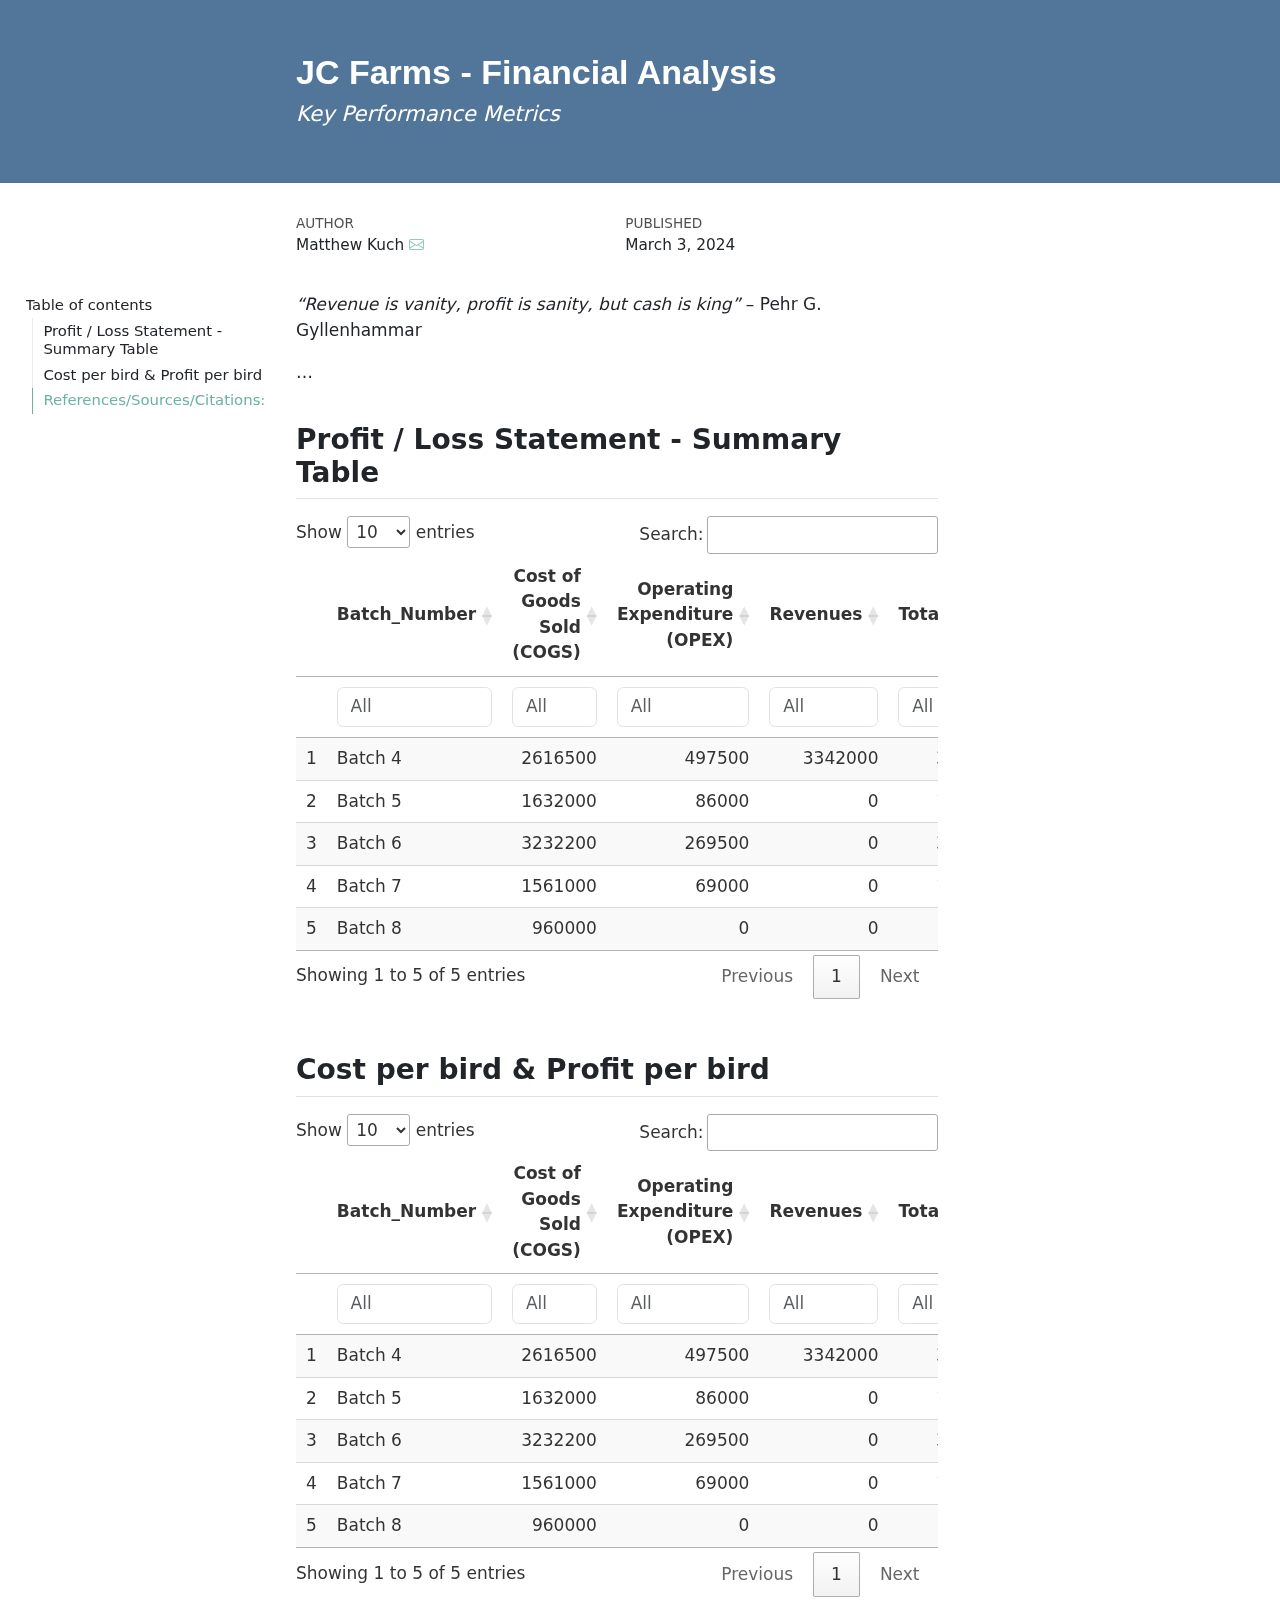
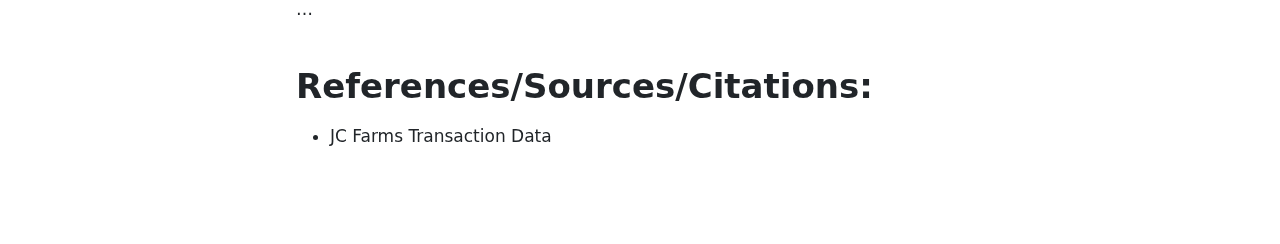
<file: R/index.html>
<!DOCTYPE html>
<html xmlns="http://www.w3.org/1999/xhtml" lang="en" xml:lang="en"><head>

<meta charset="utf-8">
<meta name="generator" content="quarto-1.5.57">

<meta name="viewport" content="width=device-width, initial-scale=1.0, user-scalable=yes">

<meta name="author" content="Matthew Kuch">
<meta name="dcterms.date" content="2024-03-03">

<title>JC Farms - Financial Analysis</title>
<style>
code{white-space: pre-wrap;}
span.smallcaps{font-variant: small-caps;}
div.columns{display: flex; gap: min(4vw, 1.5em);}
div.column{flex: auto; overflow-x: auto;}
div.hanging-indent{margin-left: 1.5em; text-indent: -1.5em;}
ul.task-list{list-style: none;}
ul.task-list li input[type="checkbox"] {
  width: 0.8em;
  margin: 0 0.8em 0.2em -1em; /* quarto-specific, see https://github.com/quarto-dev/quarto-cli/issues/4556 */ 
  vertical-align: middle;
}
</style>


<script src="index_files/libs/clipboard/clipboard.min.js"></script>
<script src="index_files/libs/quarto-html/quarto.js"></script>
<script src="index_files/libs/quarto-html/popper.min.js"></script>
<script src="index_files/libs/quarto-html/tippy.umd.min.js"></script>
<script src="index_files/libs/quarto-html/anchor.min.js"></script>
<link href="index_files/libs/quarto-html/tippy.css" rel="stylesheet">
<link href="index_files/libs/quarto-html/quarto-syntax-highlighting.css" rel="stylesheet" id="quarto-text-highlighting-styles">
<script src="index_files/libs/bootstrap/bootstrap.min.js"></script>
<link href="index_files/libs/bootstrap/bootstrap-icons.css" rel="stylesheet">
<link href="index_files/libs/bootstrap/bootstrap.min.css" rel="stylesheet" id="quarto-bootstrap" data-mode="light">
<style>

      .quarto-title-block .quarto-title-banner h1,
      .quarto-title-block .quarto-title-banner h2,
      .quarto-title-block .quarto-title-banner h3,
      .quarto-title-block .quarto-title-banner h4,
      .quarto-title-block .quarto-title-banner h5,
      .quarto-title-block .quarto-title-banner h6
      {
        color: black;
      }

      .quarto-title-block .quarto-title-banner {
        color: black;
      }
</style>
<link href="index_files/libs/htmltools-fill-0.5.8.1/fill.css" rel="stylesheet">

<script src="index_files/libs/htmlwidgets-1.6.4/htmlwidgets.js"></script>

<link href="index_files/libs/datatables-css-0.0.0/datatables-crosstalk.css" rel="stylesheet">

<script src="index_files/libs/datatables-binding-0.33/datatables.js"></script>

<script src="index_files/libs/jquery-3.6.0/jquery-3.6.0.min.js"></script>

<link href="index_files/libs/dt-core-1.13.6/css/jquery.dataTables.min.css" rel="stylesheet">

<link href="index_files/libs/dt-core-1.13.6/css/jquery.dataTables.extra.css" rel="stylesheet">

<script src="index_files/libs/dt-core-1.13.6/js/jquery.dataTables.min.js"></script>

<link href="index_files/libs/nouislider-7.0.10/jquery.nouislider.min.css" rel="stylesheet">

<script src="index_files/libs/nouislider-7.0.10/jquery.nouislider.min.js"></script>

<link href="index_files/libs/selectize-0.12.0/selectize.bootstrap3.css" rel="stylesheet">

<script src="index_files/libs/selectize-0.12.0/selectize.min.js"></script>

<link href="index_files/libs/crosstalk-1.2.1/css/crosstalk.min.css" rel="stylesheet">

<script src="index_files/libs/crosstalk-1.2.1/js/crosstalk.min.js"></script>



<link rel="stylesheet" href="style.css">
</head>

<body>

<header id="title-block-header" class="quarto-title-block default toc-left page-columns page-full">
  <div class="quarto-title-banner page-columns page-full">
    <div class="quarto-title column-body">
      <h1 class="title"><span style="color:white">JC Farms - Financial Analysis</span></h1>
            <p class="subtitle lead">Key Performance Metrics</p>
                      </div>
  </div>
    
  
  <div class="quarto-title-meta">

      <div>
      <div class="quarto-title-meta-heading">Author</div>
      <div class="quarto-title-meta-contents">
               <p>Matthew Kuch <a href="mailto:kuch.matthew@gmail.com" class="quarto-title-author-email"><i class="bi bi-envelope"></i></a> </p>
            </div>
    </div>
      
      <div>
      <div class="quarto-title-meta-heading">Published</div>
      <div class="quarto-title-meta-contents">
        <p class="date">March 3, 2024</p>
      </div>
    </div>
    
      
    </div>
    
  
  </header><div id="quarto-content" class="page-columns page-rows-contents page-layout-article toc-left">
<div id="quarto-sidebar-toc-left" class="sidebar toc-left">
  <nav id="TOC" role="doc-toc" class="toc-active">
    <h2 id="toc-title">Table of contents</h2>
   
  <ul>
  <li><a href="#profit-loss-statement---summary-table" id="toc-profit-loss-statement---summary-table" class="nav-link active" data-scroll-target="#profit-loss-statement---summary-table">Profit / Loss Statement - Summary Table</a></li>
  <li><a href="#cost-per-bird-profit-per-bird" id="toc-cost-per-bird-profit-per-bird" class="nav-link" data-scroll-target="#cost-per-bird-profit-per-bird">Cost per bird &amp; Profit per bird</a></li>
  <li><a href="#referencessourcescitations" id="toc-referencessourcescitations" class="nav-link" data-scroll-target="#referencessourcescitations">References/Sources/Citations:</a></li>
  </ul>
</nav>
</div>
<div id="quarto-margin-sidebar" class="sidebar margin-sidebar zindex-bottom">
</div>
<main class="content quarto-banner-title-block" id="quarto-document-content">





<p><em>“Revenue is vanity, profit is sanity, but cash is king”</em> – Pehr G. Gyllenhammar</p>
<p>…</p>
<section id="profit-loss-statement---summary-table" class="level2">
<h2 class="anchored" data-anchor-id="profit-loss-statement---summary-table">Profit / Loss Statement - Summary Table</h2>
<div class="cell">
<div class="cell-output-display">
<div class="datatables html-widget html-fill-item" id="htmlwidget-d69556b6d50b70732136" style="width:100%;height:auto;"></div>
<script type="application/json" data-for="htmlwidget-d69556b6d50b70732136">{"x":{"filter":"top","vertical":false,"filterHTML":"<tr>\n  <td><\/td>\n  <td data-type=\"character\" style=\"vertical-align: top;\">\n    <div class=\"form-group has-feedback\" style=\"margin-bottom: auto;\">\n      <input type=\"search\" placeholder=\"All\" class=\"form-control\" style=\"width: 100%;\"/>\n      <span class=\"glyphicon glyphicon-remove-circle form-control-feedback\"><\/span>\n    <\/div>\n  <\/td>\n  <td data-type=\"integer\" style=\"vertical-align: top;\">\n    <div class=\"form-group has-feedback\" style=\"margin-bottom: auto;\">\n      <input type=\"search\" placeholder=\"All\" class=\"form-control\" style=\"width: 100%;\"/>\n      <span class=\"glyphicon glyphicon-remove-circle form-control-feedback\"><\/span>\n    <\/div>\n    <div style=\"display: none;position: absolute;width: 200px;opacity: 1\">\n      <div data-min=\"960000\" data-max=\"3232200\"><\/div>\n      <span style=\"float: left;\"><\/span>\n      <span style=\"float: right;\"><\/span>\n    <\/div>\n  <\/td>\n  <td data-type=\"integer\" style=\"vertical-align: top;\">\n    <div class=\"form-group has-feedback\" style=\"margin-bottom: auto;\">\n      <input type=\"search\" placeholder=\"All\" class=\"form-control\" style=\"width: 100%;\"/>\n      <span class=\"glyphicon glyphicon-remove-circle form-control-feedback\"><\/span>\n    <\/div>\n    <div style=\"display: none;position: absolute;width: 200px;opacity: 1\">\n      <div data-min=\"0\" data-max=\"497500\"><\/div>\n      <span style=\"float: left;\"><\/span>\n      <span style=\"float: right;\"><\/span>\n    <\/div>\n  <\/td>\n  <td data-type=\"integer\" style=\"vertical-align: top;\">\n    <div class=\"form-group has-feedback\" style=\"margin-bottom: auto;\">\n      <input type=\"search\" placeholder=\"All\" class=\"form-control\" style=\"width: 100%;\"/>\n      <span class=\"glyphicon glyphicon-remove-circle form-control-feedback\"><\/span>\n    <\/div>\n    <div style=\"display: none;position: absolute;width: 200px;opacity: 1\">\n      <div data-min=\"0\" data-max=\"3342000\"><\/div>\n      <span style=\"float: left;\"><\/span>\n      <span style=\"float: right;\"><\/span>\n    <\/div>\n  <\/td>\n  <td data-type=\"integer\" style=\"vertical-align: top;\">\n    <div class=\"form-group has-feedback\" style=\"margin-bottom: auto;\">\n      <input type=\"search\" placeholder=\"All\" class=\"form-control\" style=\"width: 100%;\"/>\n      <span class=\"glyphicon glyphicon-remove-circle form-control-feedback\"><\/span>\n    <\/div>\n    <div style=\"display: none;position: absolute;width: 200px;opacity: 1\">\n      <div data-min=\"960000\" data-max=\"3501700\"><\/div>\n      <span style=\"float: left;\"><\/span>\n      <span style=\"float: right;\"><\/span>\n    <\/div>\n  <\/td>\n  <td data-type=\"integer\" style=\"vertical-align: top;\">\n    <div class=\"form-group has-feedback\" style=\"margin-bottom: auto;\">\n      <input type=\"search\" placeholder=\"All\" class=\"form-control\" style=\"width: 100%;\"/>\n      <span class=\"glyphicon glyphicon-remove-circle form-control-feedback\"><\/span>\n    <\/div>\n    <div style=\"display: none;position: absolute;width: 200px;opacity: 1\">\n      <div data-min=\"-3501700\" data-max=\"228000\"><\/div>\n      <span style=\"float: left;\"><\/span>\n      <span style=\"float: right;\"><\/span>\n    <\/div>\n  <\/td>\n<\/tr>","data":[["1","2","3","4","5"],["Batch 4","Batch 5","Batch 6","Batch 7","Batch 8"],[2616500,1632000,3232200,1561000,960000],[497500,86000,269500,69000,0],[3342000,0,0,0,0],[3114000,1718000,3501700,1630000,960000],[228000,-1718000,-3501700,-1630000,-960000]],"container":"<table class=\"display\">\n  <thead>\n    <tr>\n      <th> <\/th>\n      <th>Batch_Number<\/th>\n      <th>Cost of Goods Sold (COGS)<\/th>\n      <th>Operating Expenditure (OPEX)<\/th>\n      <th>Revenues<\/th>\n      <th>Total_Cost<\/th>\n      <th>Net_Profit<\/th>\n    <\/tr>\n  <\/thead>\n<\/table>","options":{"columnDefs":[{"className":"dt-right","targets":[2,3,4,5,6]},{"orderable":false,"targets":0},{"name":" ","targets":0},{"name":"Batch_Number","targets":1},{"name":"Cost of Goods Sold (COGS)","targets":2},{"name":"Operating Expenditure (OPEX)","targets":3},{"name":"Revenues","targets":4},{"name":"Total_Cost","targets":5},{"name":"Net_Profit","targets":6}],"order":[],"autoWidth":false,"orderClasses":false,"orderCellsTop":true}},"evals":[],"jsHooks":[]}</script>
</div>
</div>
</section>
<section id="cost-per-bird-profit-per-bird" class="level2">
<h2 class="anchored" data-anchor-id="cost-per-bird-profit-per-bird">Cost per bird &amp; Profit per bird</h2>
<div class="cell">
<div class="cell-output-display">
<div class="datatables html-widget html-fill-item" id="htmlwidget-ac1536612922af956483" style="width:100%;height:auto;"></div>
<script type="application/json" data-for="htmlwidget-ac1536612922af956483">{"x":{"filter":"top","vertical":false,"filterHTML":"<tr>\n  <td><\/td>\n  <td data-type=\"character\" style=\"vertical-align: top;\">\n    <div class=\"form-group has-feedback\" style=\"margin-bottom: auto;\">\n      <input type=\"search\" placeholder=\"All\" class=\"form-control\" style=\"width: 100%;\"/>\n      <span class=\"glyphicon glyphicon-remove-circle form-control-feedback\"><\/span>\n    <\/div>\n  <\/td>\n  <td data-type=\"integer\" style=\"vertical-align: top;\">\n    <div class=\"form-group has-feedback\" style=\"margin-bottom: auto;\">\n      <input type=\"search\" placeholder=\"All\" class=\"form-control\" style=\"width: 100%;\"/>\n      <span class=\"glyphicon glyphicon-remove-circle form-control-feedback\"><\/span>\n    <\/div>\n    <div style=\"display: none;position: absolute;width: 200px;opacity: 1\">\n      <div data-min=\"960000\" data-max=\"3232200\"><\/div>\n      <span style=\"float: left;\"><\/span>\n      <span style=\"float: right;\"><\/span>\n    <\/div>\n  <\/td>\n  <td data-type=\"integer\" style=\"vertical-align: top;\">\n    <div class=\"form-group has-feedback\" style=\"margin-bottom: auto;\">\n      <input type=\"search\" placeholder=\"All\" class=\"form-control\" style=\"width: 100%;\"/>\n      <span class=\"glyphicon glyphicon-remove-circle form-control-feedback\"><\/span>\n    <\/div>\n    <div style=\"display: none;position: absolute;width: 200px;opacity: 1\">\n      <div data-min=\"0\" data-max=\"497500\"><\/div>\n      <span style=\"float: left;\"><\/span>\n      <span style=\"float: right;\"><\/span>\n    <\/div>\n  <\/td>\n  <td data-type=\"integer\" style=\"vertical-align: top;\">\n    <div class=\"form-group has-feedback\" style=\"margin-bottom: auto;\">\n      <input type=\"search\" placeholder=\"All\" class=\"form-control\" style=\"width: 100%;\"/>\n      <span class=\"glyphicon glyphicon-remove-circle form-control-feedback\"><\/span>\n    <\/div>\n    <div style=\"display: none;position: absolute;width: 200px;opacity: 1\">\n      <div data-min=\"0\" data-max=\"3342000\"><\/div>\n      <span style=\"float: left;\"><\/span>\n      <span style=\"float: right;\"><\/span>\n    <\/div>\n  <\/td>\n  <td data-type=\"integer\" style=\"vertical-align: top;\">\n    <div class=\"form-group has-feedback\" style=\"margin-bottom: auto;\">\n      <input type=\"search\" placeholder=\"All\" class=\"form-control\" style=\"width: 100%;\"/>\n      <span class=\"glyphicon glyphicon-remove-circle form-control-feedback\"><\/span>\n    <\/div>\n    <div style=\"display: none;position: absolute;width: 200px;opacity: 1\">\n      <div data-min=\"960000\" data-max=\"3501700\"><\/div>\n      <span style=\"float: left;\"><\/span>\n      <span style=\"float: right;\"><\/span>\n    <\/div>\n  <\/td>\n  <td data-type=\"integer\" style=\"vertical-align: top;\">\n    <div class=\"form-group has-feedback\" style=\"margin-bottom: auto;\">\n      <input type=\"search\" placeholder=\"All\" class=\"form-control\" style=\"width: 100%;\"/>\n      <span class=\"glyphicon glyphicon-remove-circle form-control-feedback\"><\/span>\n    <\/div>\n    <div style=\"display: none;position: absolute;width: 200px;opacity: 1\">\n      <div data-min=\"-3501700\" data-max=\"228000\"><\/div>\n      <span style=\"float: left;\"><\/span>\n      <span style=\"float: right;\"><\/span>\n    <\/div>\n  <\/td>\n  <td data-type=\"number\" style=\"vertical-align: top;\">\n    <div class=\"form-group has-feedback\" style=\"margin-bottom: auto;\">\n      <input type=\"search\" placeholder=\"All\" class=\"form-control\" style=\"width: 100%;\"/>\n      <span class=\"glyphicon glyphicon-remove-circle form-control-feedback\"><\/span>\n    <\/div>\n    <div style=\"display: none;position: absolute;width: 200px;opacity: 1\">\n      <div data-min=\"197\" data-max=\"347\"><\/div>\n      <span style=\"float: left;\"><\/span>\n      <span style=\"float: right;\"><\/span>\n    <\/div>\n  <\/td>\n  <td data-type=\"number\" style=\"vertical-align: top;\">\n    <div class=\"form-group has-feedback\" style=\"margin-bottom: auto;\">\n      <input type=\"search\" placeholder=\"All\" class=\"form-control\" style=\"width: 100%;\"/>\n      <span class=\"glyphicon glyphicon-remove-circle form-control-feedback\"><\/span>\n    <\/div>\n    <div style=\"display: none;position: absolute;width: 200px;opacity: 1\">\n      <div data-min=\"3232.32323232323\" data-max=\"12607.2874493927\" data-scale=\"12\"><\/div>\n      <span style=\"float: left;\"><\/span>\n      <span style=\"float: right;\"><\/span>\n    <\/div>\n  <\/td>\n  <td data-type=\"number\" style=\"vertical-align: top;\">\n    <div class=\"form-group has-feedback\" style=\"margin-bottom: auto;\">\n      <input type=\"search\" placeholder=\"All\" class=\"form-control\" style=\"width: 100%;\"/>\n      <span class=\"glyphicon glyphicon-remove-circle form-control-feedback\"><\/span>\n    <\/div>\n    <div style=\"display: none;position: absolute;width: 200px;opacity: 1\">\n      <div data-min=\"-10091.3544668588\" data-max=\"923.076923076923\" data-scale=\"13\"><\/div>\n      <span style=\"float: left;\"><\/span>\n      <span style=\"float: right;\"><\/span>\n    <\/div>\n  <\/td>\n<\/tr>","data":[["1","2","3","4","5"],["Batch 4","Batch 5","Batch 6","Batch 7","Batch 8"],[2616500,1632000,3232200,1561000,960000],[497500,86000,269500,69000,0],[3342000,0,0,0,0],[3114000,1718000,3501700,1630000,960000],[228000,-1718000,-3501700,-1630000,-960000],[247,197,347,347,297],[12607.28744939271,8720.812182741116,10091.35446685879,4697.406340057637,3232.323232323232],[923.0769230769231,-8720.812182741116,-10091.35446685879,-4697.406340057637,-3232.323232323232]],"container":"<table class=\"display\">\n  <thead>\n    <tr>\n      <th> <\/th>\n      <th>Batch_Number<\/th>\n      <th>Cost of Goods Sold (COGS)<\/th>\n      <th>Operating Expenditure (OPEX)<\/th>\n      <th>Revenues<\/th>\n      <th>Total_Cost<\/th>\n      <th>Net_Profit<\/th>\n      <th>Total_Birds<\/th>\n      <th>Cost_per_Bird<\/th>\n      <th>Profit_per_Bird<\/th>\n    <\/tr>\n  <\/thead>\n<\/table>","options":{"columnDefs":[{"className":"dt-right","targets":[2,3,4,5,6,7,8,9]},{"orderable":false,"targets":0},{"name":" ","targets":0},{"name":"Batch_Number","targets":1},{"name":"Cost of Goods Sold (COGS)","targets":2},{"name":"Operating Expenditure (OPEX)","targets":3},{"name":"Revenues","targets":4},{"name":"Total_Cost","targets":5},{"name":"Net_Profit","targets":6},{"name":"Total_Birds","targets":7},{"name":"Cost_per_Bird","targets":8},{"name":"Profit_per_Bird","targets":9}],"order":[],"autoWidth":false,"orderClasses":false,"orderCellsTop":true}},"evals":[],"jsHooks":[]}</script>
</div>
</div>
<p>…</p>
</section>
<section id="referencessourcescitations" class="level1">
<h1>References/Sources/Citations:</h1>
<ul>
<li>JC Farms Transaction Data</li>
</ul>
</section>

</main>
<!-- /main column -->
<script id="quarto-html-after-body" type="application/javascript">
window.document.addEventListener("DOMContentLoaded", function (event) {
  const toggleBodyColorMode = (bsSheetEl) => {
    const mode = bsSheetEl.getAttribute("data-mode");
    const bodyEl = window.document.querySelector("body");
    if (mode === "dark") {
      bodyEl.classList.add("quarto-dark");
      bodyEl.classList.remove("quarto-light");
    } else {
      bodyEl.classList.add("quarto-light");
      bodyEl.classList.remove("quarto-dark");
    }
  }
  const toggleBodyColorPrimary = () => {
    const bsSheetEl = window.document.querySelector("link#quarto-bootstrap");
    if (bsSheetEl) {
      toggleBodyColorMode(bsSheetEl);
    }
  }
  toggleBodyColorPrimary();  
  const icon = "";
  const anchorJS = new window.AnchorJS();
  anchorJS.options = {
    placement: 'right',
    icon: icon
  };
  anchorJS.add('.anchored');
  const isCodeAnnotation = (el) => {
    for (const clz of el.classList) {
      if (clz.startsWith('code-annotation-')) {                     
        return true;
      }
    }
    return false;
  }
  const onCopySuccess = function(e) {
    // button target
    const button = e.trigger;
    // don't keep focus
    button.blur();
    // flash "checked"
    button.classList.add('code-copy-button-checked');
    var currentTitle = button.getAttribute("title");
    button.setAttribute("title", "Copied!");
    let tooltip;
    if (window.bootstrap) {
      button.setAttribute("data-bs-toggle", "tooltip");
      button.setAttribute("data-bs-placement", "left");
      button.setAttribute("data-bs-title", "Copied!");
      tooltip = new bootstrap.Tooltip(button, 
        { trigger: "manual", 
          customClass: "code-copy-button-tooltip",
          offset: [0, -8]});
      tooltip.show();    
    }
    setTimeout(function() {
      if (tooltip) {
        tooltip.hide();
        button.removeAttribute("data-bs-title");
        button.removeAttribute("data-bs-toggle");
        button.removeAttribute("data-bs-placement");
      }
      button.setAttribute("title", currentTitle);
      button.classList.remove('code-copy-button-checked');
    }, 1000);
    // clear code selection
    e.clearSelection();
  }
  const getTextToCopy = function(trigger) {
      const codeEl = trigger.previousElementSibling.cloneNode(true);
      for (const childEl of codeEl.children) {
        if (isCodeAnnotation(childEl)) {
          childEl.remove();
        }
      }
      return codeEl.innerText;
  }
  const clipboard = new window.ClipboardJS('.code-copy-button:not([data-in-quarto-modal])', {
    text: getTextToCopy
  });
  clipboard.on('success', onCopySuccess);
  if (window.document.getElementById('quarto-embedded-source-code-modal')) {
    // For code content inside modals, clipBoardJS needs to be initialized with a container option
    // TODO: Check when it could be a function (https://github.com/zenorocha/clipboard.js/issues/860)
    const clipboardModal = new window.ClipboardJS('.code-copy-button[data-in-quarto-modal]', {
      text: getTextToCopy,
      container: window.document.getElementById('quarto-embedded-source-code-modal')
    });
    clipboardModal.on('success', onCopySuccess);
  }
    var localhostRegex = new RegExp(/^(?:http|https):\/\/localhost\:?[0-9]*\//);
    var mailtoRegex = new RegExp(/^mailto:/);
      var filterRegex = new RegExp('/' + window.location.host + '/');
    var isInternal = (href) => {
        return filterRegex.test(href) || localhostRegex.test(href) || mailtoRegex.test(href);
    }
    // Inspect non-navigation links and adorn them if external
 	var links = window.document.querySelectorAll('a[href]:not(.nav-link):not(.navbar-brand):not(.toc-action):not(.sidebar-link):not(.sidebar-item-toggle):not(.pagination-link):not(.no-external):not([aria-hidden]):not(.dropdown-item):not(.quarto-navigation-tool):not(.about-link)');
    for (var i=0; i<links.length; i++) {
      const link = links[i];
      if (!isInternal(link.href)) {
        // undo the damage that might have been done by quarto-nav.js in the case of
        // links that we want to consider external
        if (link.dataset.originalHref !== undefined) {
          link.href = link.dataset.originalHref;
        }
      }
    }
  function tippyHover(el, contentFn, onTriggerFn, onUntriggerFn) {
    const config = {
      allowHTML: true,
      maxWidth: 500,
      delay: 100,
      arrow: false,
      appendTo: function(el) {
          return el.parentElement;
      },
      interactive: true,
      interactiveBorder: 10,
      theme: 'quarto',
      placement: 'bottom-start',
    };
    if (contentFn) {
      config.content = contentFn;
    }
    if (onTriggerFn) {
      config.onTrigger = onTriggerFn;
    }
    if (onUntriggerFn) {
      config.onUntrigger = onUntriggerFn;
    }
    window.tippy(el, config); 
  }
  const noterefs = window.document.querySelectorAll('a[role="doc-noteref"]');
  for (var i=0; i<noterefs.length; i++) {
    const ref = noterefs[i];
    tippyHover(ref, function() {
      // use id or data attribute instead here
      let href = ref.getAttribute('data-footnote-href') || ref.getAttribute('href');
      try { href = new URL(href).hash; } catch {}
      const id = href.replace(/^#\/?/, "");
      const note = window.document.getElementById(id);
      if (note) {
        return note.innerHTML;
      } else {
        return "";
      }
    });
  }
  const xrefs = window.document.querySelectorAll('a.quarto-xref');
  const processXRef = (id, note) => {
    // Strip column container classes
    const stripColumnClz = (el) => {
      el.classList.remove("page-full", "page-columns");
      if (el.children) {
        for (const child of el.children) {
          stripColumnClz(child);
        }
      }
    }
    stripColumnClz(note)
    if (id === null || id.startsWith('sec-')) {
      // Special case sections, only their first couple elements
      const container = document.createElement("div");
      if (note.children && note.children.length > 2) {
        container.appendChild(note.children[0].cloneNode(true));
        for (let i = 1; i < note.children.length; i++) {
          const child = note.children[i];
          if (child.tagName === "P" && child.innerText === "") {
            continue;
          } else {
            container.appendChild(child.cloneNode(true));
            break;
          }
        }
        if (window.Quarto?.typesetMath) {
          window.Quarto.typesetMath(container);
        }
        return container.innerHTML
      } else {
        if (window.Quarto?.typesetMath) {
          window.Quarto.typesetMath(note);
        }
        return note.innerHTML;
      }
    } else {
      // Remove any anchor links if they are present
      const anchorLink = note.querySelector('a.anchorjs-link');
      if (anchorLink) {
        anchorLink.remove();
      }
      if (window.Quarto?.typesetMath) {
        window.Quarto.typesetMath(note);
      }
      // TODO in 1.5, we should make sure this works without a callout special case
      if (note.classList.contains("callout")) {
        return note.outerHTML;
      } else {
        return note.innerHTML;
      }
    }
  }
  for (var i=0; i<xrefs.length; i++) {
    const xref = xrefs[i];
    tippyHover(xref, undefined, function(instance) {
      instance.disable();
      let url = xref.getAttribute('href');
      let hash = undefined; 
      if (url.startsWith('#')) {
        hash = url;
      } else {
        try { hash = new URL(url).hash; } catch {}
      }
      if (hash) {
        const id = hash.replace(/^#\/?/, "");
        const note = window.document.getElementById(id);
        if (note !== null) {
          try {
            const html = processXRef(id, note.cloneNode(true));
            instance.setContent(html);
          } finally {
            instance.enable();
            instance.show();
          }
        } else {
          // See if we can fetch this
          fetch(url.split('#')[0])
          .then(res => res.text())
          .then(html => {
            const parser = new DOMParser();
            const htmlDoc = parser.parseFromString(html, "text/html");
            const note = htmlDoc.getElementById(id);
            if (note !== null) {
              const html = processXRef(id, note);
              instance.setContent(html);
            } 
          }).finally(() => {
            instance.enable();
            instance.show();
          });
        }
      } else {
        // See if we can fetch a full url (with no hash to target)
        // This is a special case and we should probably do some content thinning / targeting
        fetch(url)
        .then(res => res.text())
        .then(html => {
          const parser = new DOMParser();
          const htmlDoc = parser.parseFromString(html, "text/html");
          const note = htmlDoc.querySelector('main.content');
          if (note !== null) {
            // This should only happen for chapter cross references
            // (since there is no id in the URL)
            // remove the first header
            if (note.children.length > 0 && note.children[0].tagName === "HEADER") {
              note.children[0].remove();
            }
            const html = processXRef(null, note);
            instance.setContent(html);
          } 
        }).finally(() => {
          instance.enable();
          instance.show();
        });
      }
    }, function(instance) {
    });
  }
      let selectedAnnoteEl;
      const selectorForAnnotation = ( cell, annotation) => {
        let cellAttr = 'data-code-cell="' + cell + '"';
        let lineAttr = 'data-code-annotation="' +  annotation + '"';
        const selector = 'span[' + cellAttr + '][' + lineAttr + ']';
        return selector;
      }
      const selectCodeLines = (annoteEl) => {
        const doc = window.document;
        const targetCell = annoteEl.getAttribute("data-target-cell");
        const targetAnnotation = annoteEl.getAttribute("data-target-annotation");
        const annoteSpan = window.document.querySelector(selectorForAnnotation(targetCell, targetAnnotation));
        const lines = annoteSpan.getAttribute("data-code-lines").split(",");
        const lineIds = lines.map((line) => {
          return targetCell + "-" + line;
        })
        let top = null;
        let height = null;
        let parent = null;
        if (lineIds.length > 0) {
            //compute the position of the single el (top and bottom and make a div)
            const el = window.document.getElementById(lineIds[0]);
            top = el.offsetTop;
            height = el.offsetHeight;
            parent = el.parentElement.parentElement;
          if (lineIds.length > 1) {
            const lastEl = window.document.getElementById(lineIds[lineIds.length - 1]);
            const bottom = lastEl.offsetTop + lastEl.offsetHeight;
            height = bottom - top;
          }
          if (top !== null && height !== null && parent !== null) {
            // cook up a div (if necessary) and position it 
            let div = window.document.getElementById("code-annotation-line-highlight");
            if (div === null) {
              div = window.document.createElement("div");
              div.setAttribute("id", "code-annotation-line-highlight");
              div.style.position = 'absolute';
              parent.appendChild(div);
            }
            div.style.top = top - 2 + "px";
            div.style.height = height + 4 + "px";
            div.style.left = 0;
            let gutterDiv = window.document.getElementById("code-annotation-line-highlight-gutter");
            if (gutterDiv === null) {
              gutterDiv = window.document.createElement("div");
              gutterDiv.setAttribute("id", "code-annotation-line-highlight-gutter");
              gutterDiv.style.position = 'absolute';
              const codeCell = window.document.getElementById(targetCell);
              const gutter = codeCell.querySelector('.code-annotation-gutter');
              gutter.appendChild(gutterDiv);
            }
            gutterDiv.style.top = top - 2 + "px";
            gutterDiv.style.height = height + 4 + "px";
          }
          selectedAnnoteEl = annoteEl;
        }
      };
      const unselectCodeLines = () => {
        const elementsIds = ["code-annotation-line-highlight", "code-annotation-line-highlight-gutter"];
        elementsIds.forEach((elId) => {
          const div = window.document.getElementById(elId);
          if (div) {
            div.remove();
          }
        });
        selectedAnnoteEl = undefined;
      };
        // Handle positioning of the toggle
    window.addEventListener(
      "resize",
      throttle(() => {
        elRect = undefined;
        if (selectedAnnoteEl) {
          selectCodeLines(selectedAnnoteEl);
        }
      }, 10)
    );
    function throttle(fn, ms) {
    let throttle = false;
    let timer;
      return (...args) => {
        if(!throttle) { // first call gets through
            fn.apply(this, args);
            throttle = true;
        } else { // all the others get throttled
            if(timer) clearTimeout(timer); // cancel #2
            timer = setTimeout(() => {
              fn.apply(this, args);
              timer = throttle = false;
            }, ms);
        }
      };
    }
      // Attach click handler to the DT
      const annoteDls = window.document.querySelectorAll('dt[data-target-cell]');
      for (const annoteDlNode of annoteDls) {
        annoteDlNode.addEventListener('click', (event) => {
          const clickedEl = event.target;
          if (clickedEl !== selectedAnnoteEl) {
            unselectCodeLines();
            const activeEl = window.document.querySelector('dt[data-target-cell].code-annotation-active');
            if (activeEl) {
              activeEl.classList.remove('code-annotation-active');
            }
            selectCodeLines(clickedEl);
            clickedEl.classList.add('code-annotation-active');
          } else {
            // Unselect the line
            unselectCodeLines();
            clickedEl.classList.remove('code-annotation-active');
          }
        });
      }
  const findCites = (el) => {
    const parentEl = el.parentElement;
    if (parentEl) {
      const cites = parentEl.dataset.cites;
      if (cites) {
        return {
          el,
          cites: cites.split(' ')
        };
      } else {
        return findCites(el.parentElement)
      }
    } else {
      return undefined;
    }
  };
  var bibliorefs = window.document.querySelectorAll('a[role="doc-biblioref"]');
  for (var i=0; i<bibliorefs.length; i++) {
    const ref = bibliorefs[i];
    const citeInfo = findCites(ref);
    if (citeInfo) {
      tippyHover(citeInfo.el, function() {
        var popup = window.document.createElement('div');
        citeInfo.cites.forEach(function(cite) {
          var citeDiv = window.document.createElement('div');
          citeDiv.classList.add('hanging-indent');
          citeDiv.classList.add('csl-entry');
          var biblioDiv = window.document.getElementById('ref-' + cite);
          if (biblioDiv) {
            citeDiv.innerHTML = biblioDiv.innerHTML;
          }
          popup.appendChild(citeDiv);
        });
        return popup.innerHTML;
      });
    }
  }
});
</script>
</div> <!-- /content -->




</body></html>
</file>
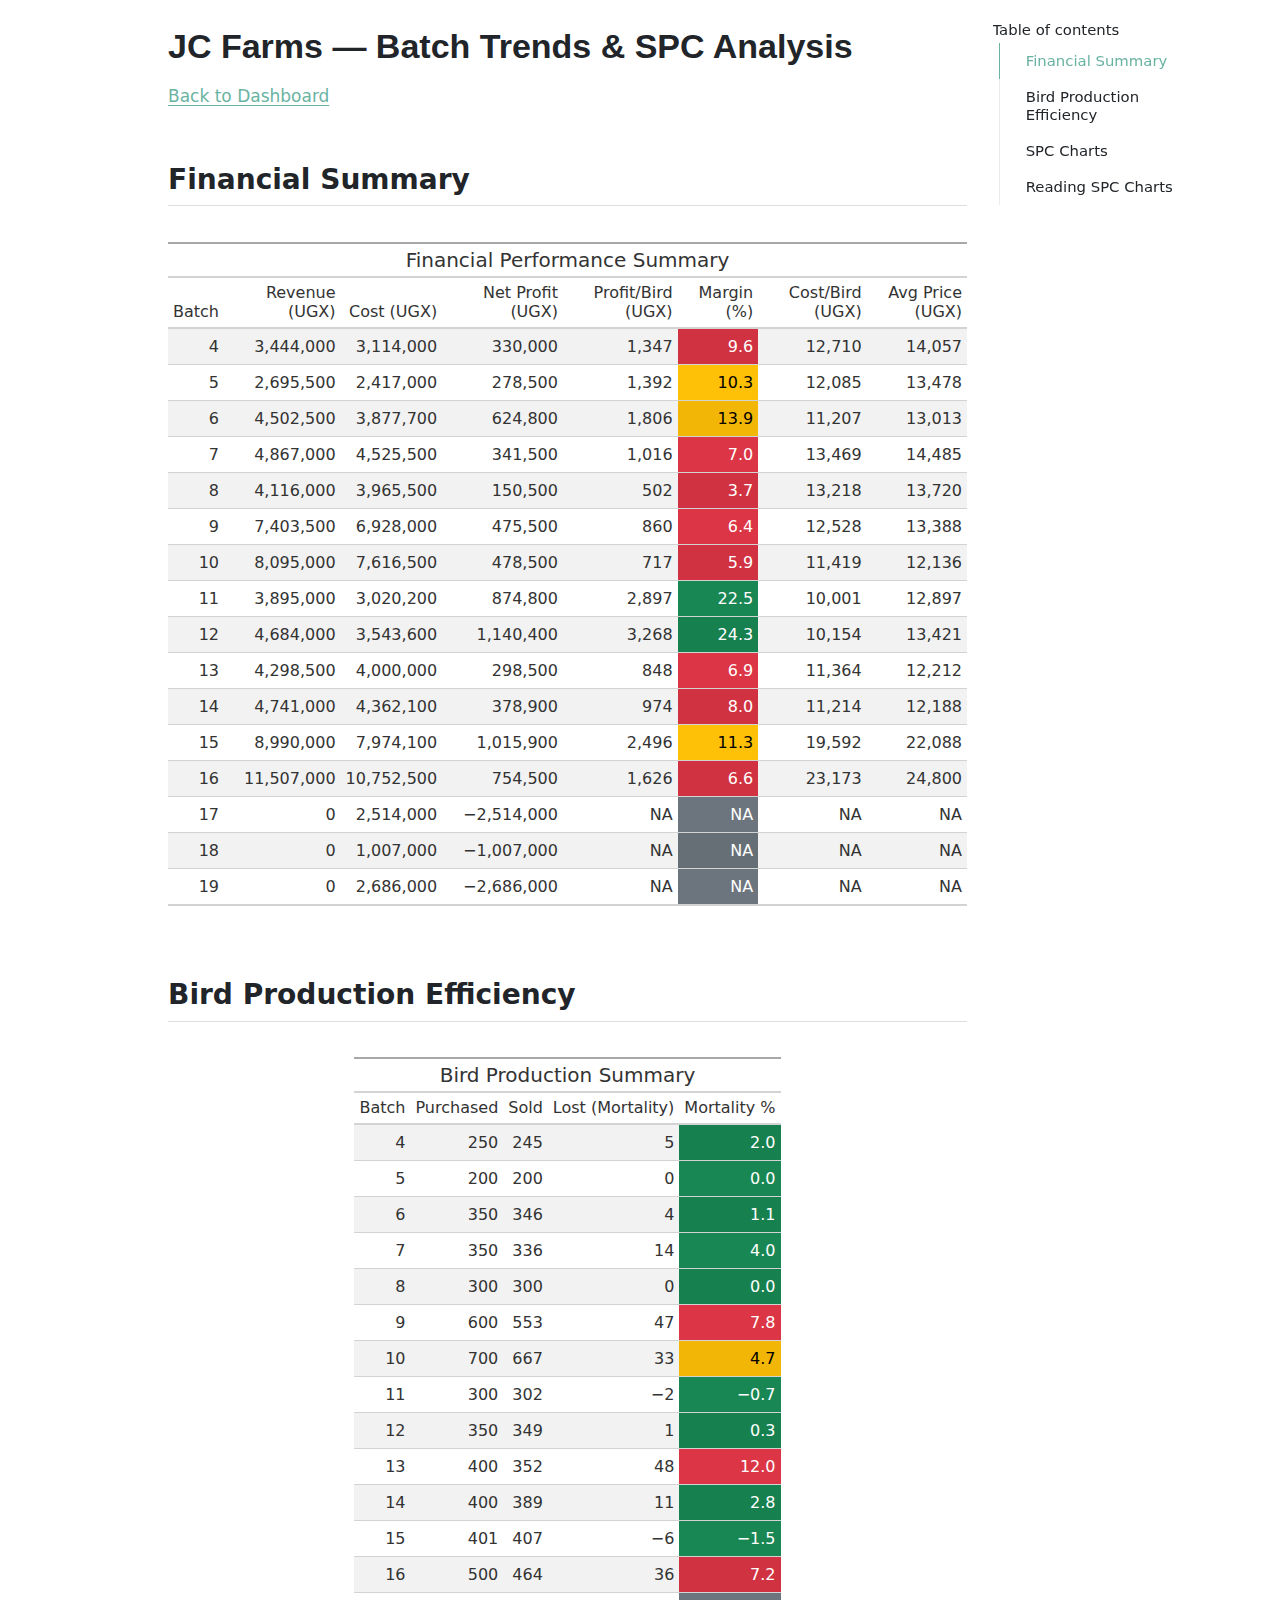
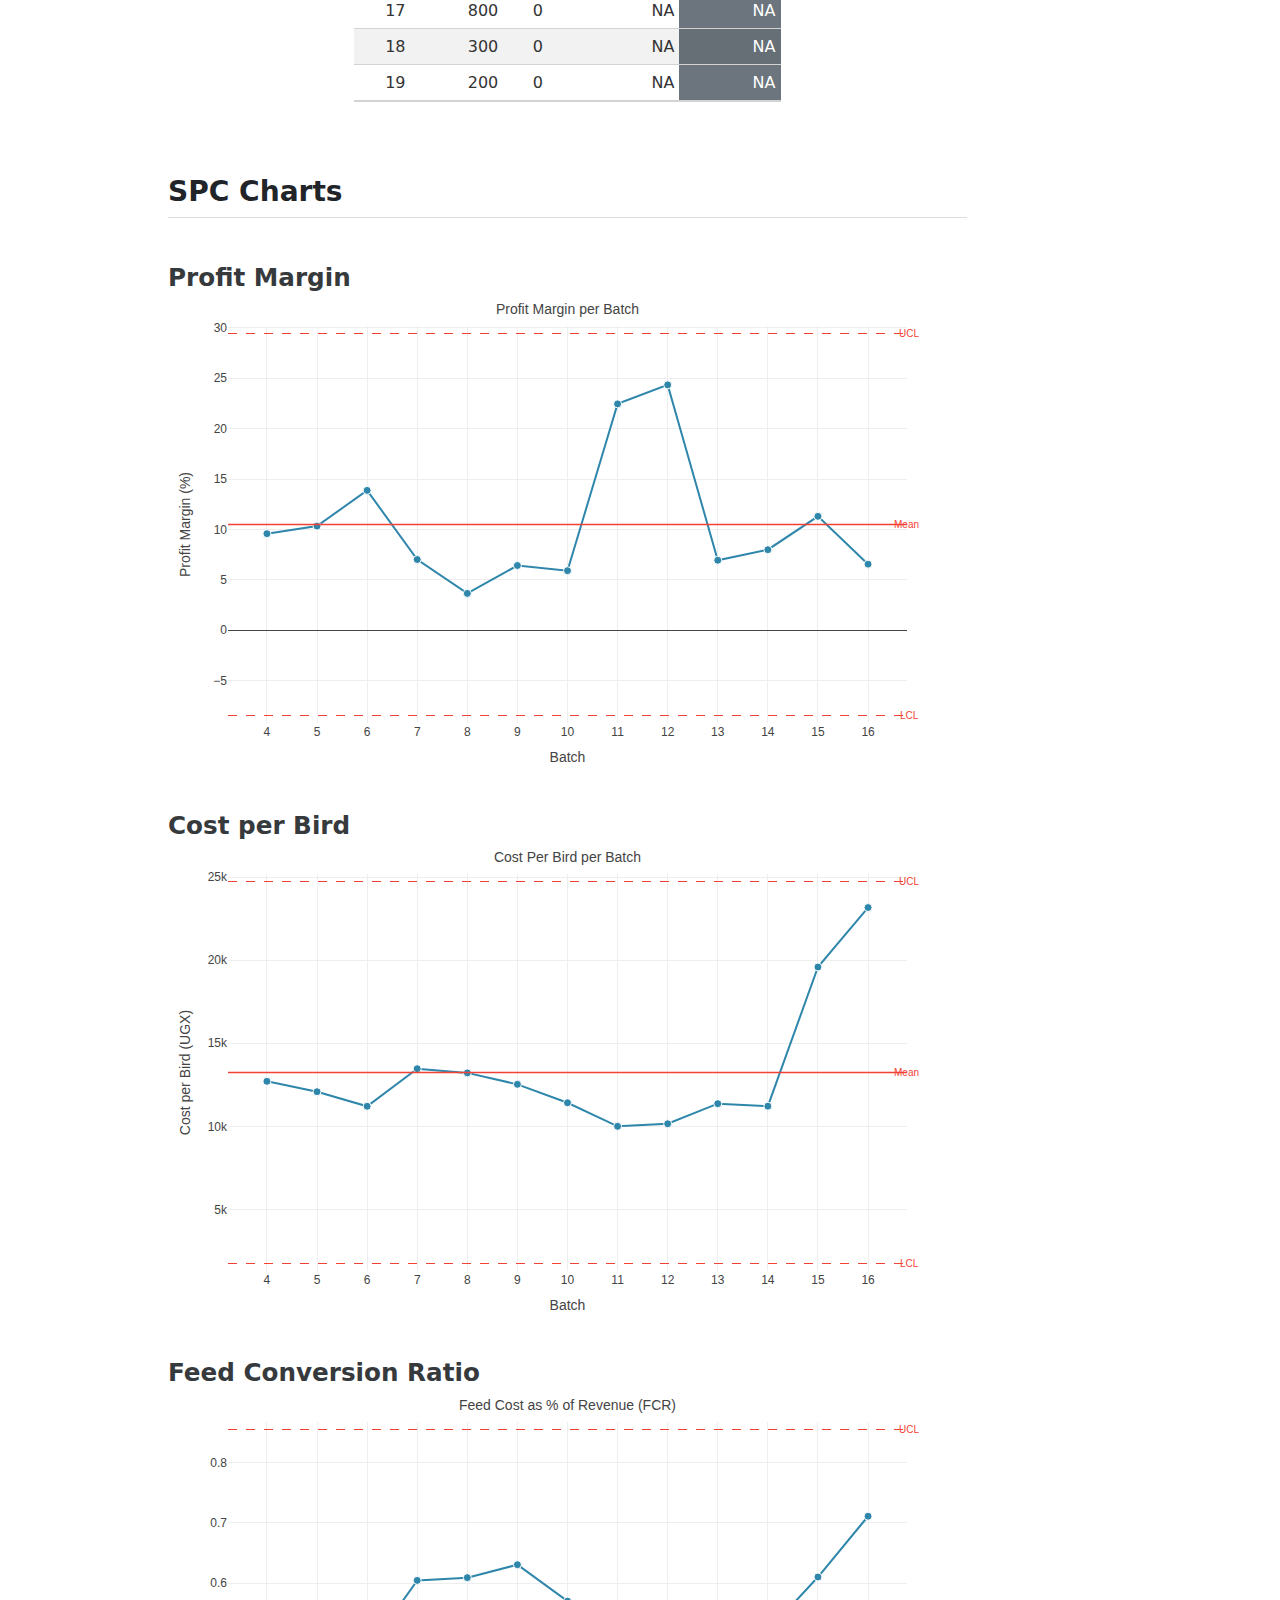
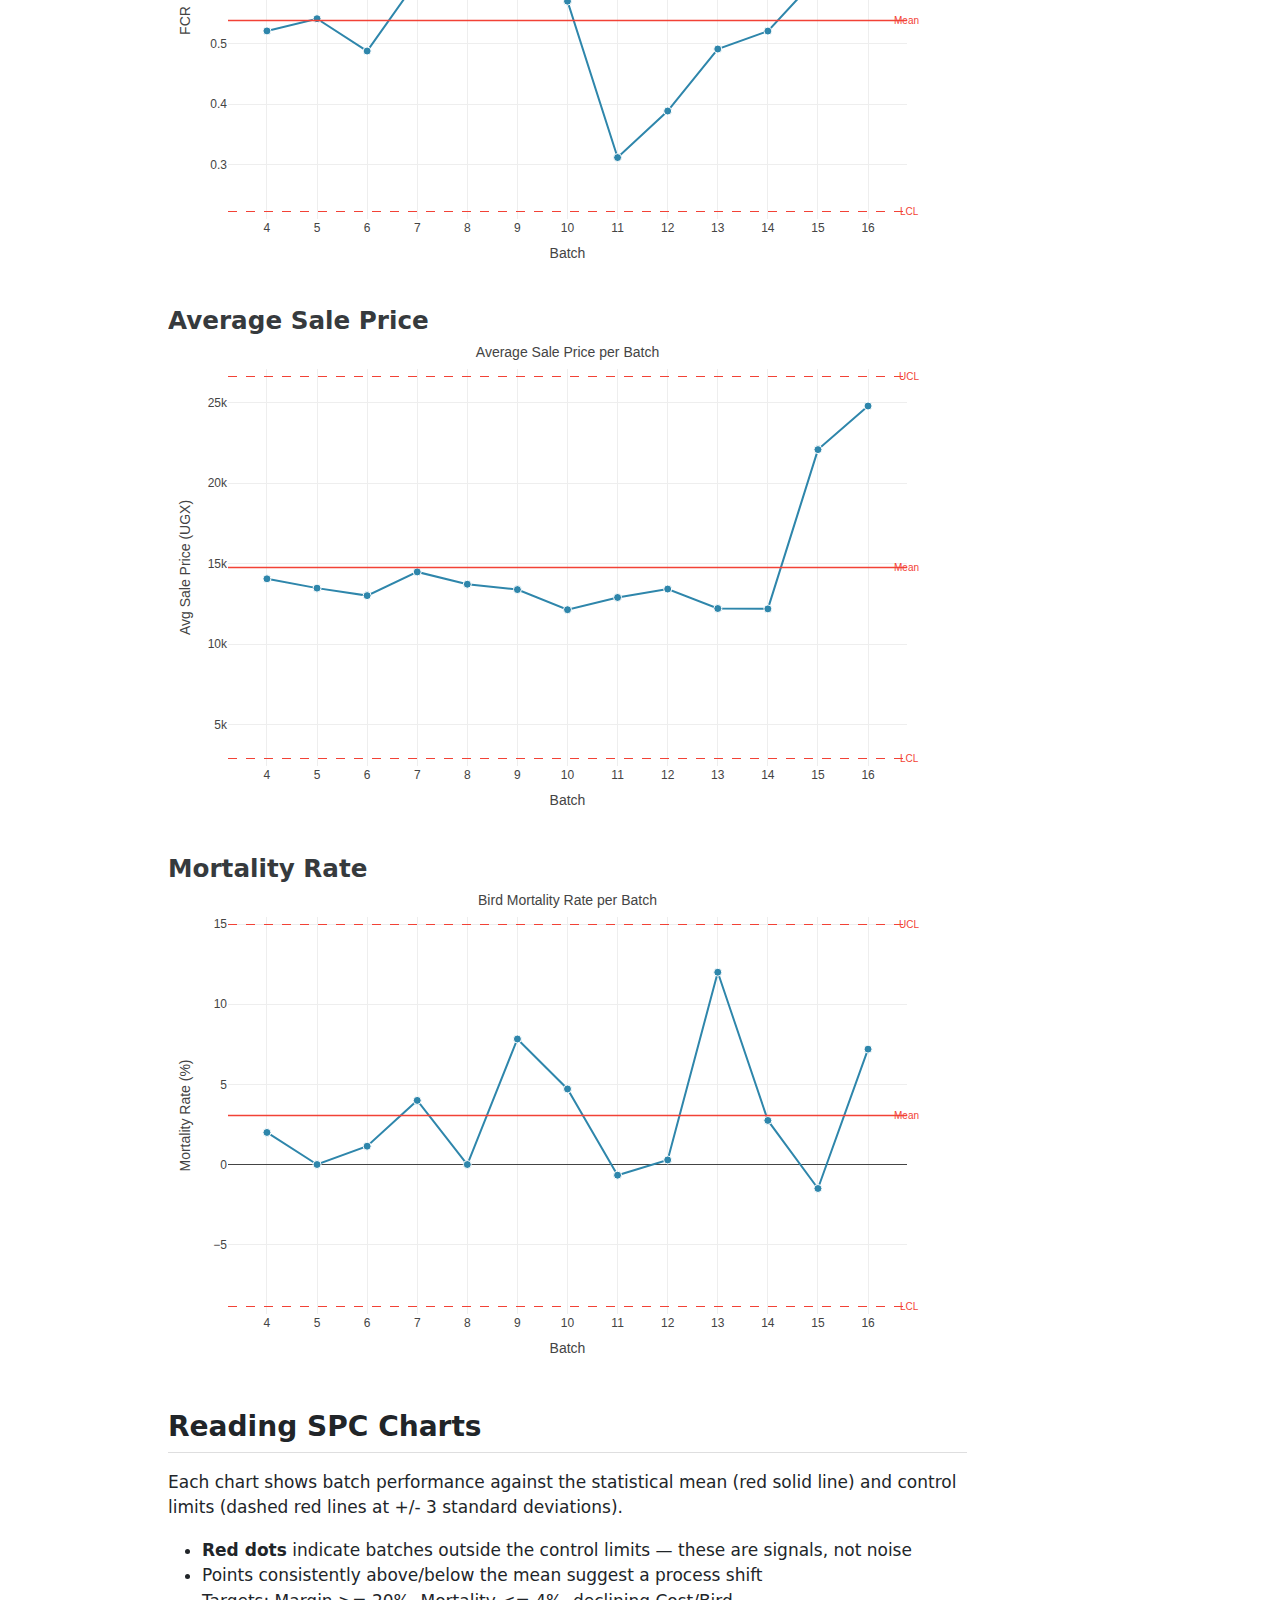
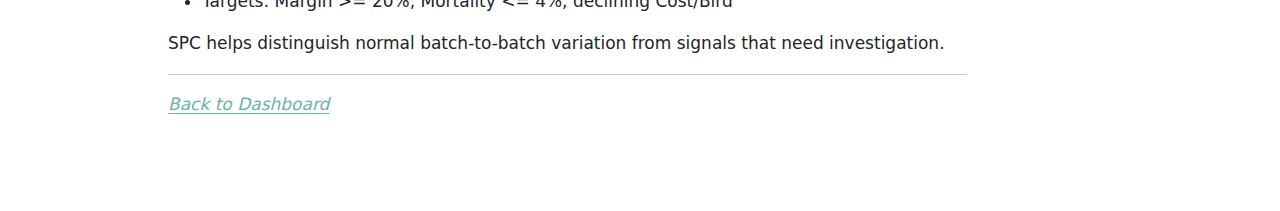
<file: trends.html>
<!DOCTYPE html>
<html xmlns="http://www.w3.org/1999/xhtml" lang="en" xml:lang="en"><head>

<meta charset="utf-8">
<meta name="generator" content="quarto-1.8.27">

<meta name="viewport" content="width=device-width, initial-scale=1.0, user-scalable=yes">


<title>JC Farms — Batch Trends &amp; SPC Analysis</title>
<style>
code{white-space: pre-wrap;}
span.smallcaps{font-variant: small-caps;}
div.columns{display: flex; gap: min(4vw, 1.5em);}
div.column{flex: auto; overflow-x: auto;}
div.hanging-indent{margin-left: 1.5em; text-indent: -1.5em;}
ul.task-list{list-style: none;}
ul.task-list li input[type="checkbox"] {
  width: 0.8em;
  margin: 0 0.8em 0.2em -1em; /* quarto-specific, see https://github.com/quarto-dev/quarto-cli/issues/4556 */ 
  vertical-align: middle;
}
</style>


<script src="trends_files/libs/clipboard/clipboard.min.js"></script>
<script src="trends_files/libs/quarto-html/quarto.js" type="module"></script>
<script src="trends_files/libs/quarto-html/tabsets/tabsets.js" type="module"></script>
<script src="trends_files/libs/quarto-html/axe/axe-check.js" type="module"></script>
<script src="trends_files/libs/quarto-html/popper.min.js"></script>
<script src="trends_files/libs/quarto-html/tippy.umd.min.js"></script>
<script src="trends_files/libs/quarto-html/anchor.min.js"></script>
<link href="trends_files/libs/quarto-html/tippy.css" rel="stylesheet">
<link href="trends_files/libs/quarto-html/quarto-syntax-highlighting-ed96de9b727972fe78a7b5d16c58bf87.css" rel="stylesheet" id="quarto-text-highlighting-styles">
<script src="trends_files/libs/bootstrap/bootstrap.min.js"></script>
<link href="trends_files/libs/bootstrap/bootstrap-icons.css" rel="stylesheet">
<link href="trends_files/libs/bootstrap/bootstrap-9e3ffae467580fdb927a41352e75a2e0.min.css" rel="stylesheet" append-hash="true" id="quarto-bootstrap" data-mode="light">
<link href="trends_files/libs/htmltools-fill-0.5.8.1/fill.css" rel="stylesheet">

<script src="trends_files/libs/htmlwidgets-1.6.4/htmlwidgets.js"></script>

<script src="trends_files/libs/plotly-binding-4.10.4/plotly.js"></script>

<script src="trends_files/libs/typedarray-0.1/typedarray.min.js"></script>

<script src="trends_files/libs/jquery-3.5.1/jquery.min.js"></script>

<link href="trends_files/libs/crosstalk-1.2.1/css/crosstalk.min.css" rel="stylesheet">

<script src="trends_files/libs/crosstalk-1.2.1/js/crosstalk.min.js"></script>

<link href="trends_files/libs/plotly-htmlwidgets-css-2.11.1/plotly-htmlwidgets.css" rel="stylesheet">

<script src="trends_files/libs/plotly-main-2.11.1/plotly-latest.min.js"></script>



<link rel="stylesheet" href="style.css">
</head>

<body class="quarto-light">

<div id="quarto-content" class="page-columns page-rows-contents page-layout-article">
<div id="quarto-margin-sidebar" class="sidebar margin-sidebar">
  <nav id="TOC" role="doc-toc" class="toc-active">
    <h2 id="toc-title">Table of contents</h2>
   
  <ul class="collapse">
  <li><a href="#financial-summary" id="toc-financial-summary" class="nav-link active" data-scroll-target="#financial-summary">Financial Summary</a></li>
  <li><a href="#bird-production-efficiency" id="toc-bird-production-efficiency" class="nav-link" data-scroll-target="#bird-production-efficiency">Bird Production Efficiency</a></li>
  <li><a href="#spc-charts" id="toc-spc-charts" class="nav-link" data-scroll-target="#spc-charts">SPC Charts</a></li>
  <li><a href="#reading-spc-charts" id="toc-reading-spc-charts" class="nav-link" data-scroll-target="#reading-spc-charts">Reading SPC Charts</a></li>
  </ul>
</nav>
</div>
<main class="content" id="quarto-document-content">

<header id="title-block-header" class="quarto-title-block default">
<div class="quarto-title">
<h1 class="title">JC Farms — Batch Trends &amp; SPC Analysis</h1>
</div>



<div class="quarto-title-meta">

    
  
    
  </div>
  


</header>


<p><a href="index.html">Back to Dashboard</a></p>
<section id="financial-summary" class="level2">
<h2 class="anchored" data-anchor-id="financial-summary">Financial Summary</h2>
<div class="cell">
<div class="cell-output-display">
<div id="nqkwpmuivi" style="padding-left:0px;padding-right:0px;padding-top:10px;padding-bottom:10px;overflow-x:auto;overflow-y:auto;width:auto;height:auto;">
<style>#nqkwpmuivi table {
  font-family: system-ui, 'Segoe UI', Roboto, Helvetica, Arial, sans-serif, 'Apple Color Emoji', 'Segoe UI Emoji', 'Segoe UI Symbol', 'Noto Color Emoji';
  -webkit-font-smoothing: antialiased;
  -moz-osx-font-smoothing: grayscale;
}

#nqkwpmuivi thead, #nqkwpmuivi tbody, #nqkwpmuivi tfoot, #nqkwpmuivi tr, #nqkwpmuivi td, #nqkwpmuivi th {
  border-style: none;
}

#nqkwpmuivi p {
  margin: 0;
  padding: 0;
}

#nqkwpmuivi .gt_table {
  display: table;
  border-collapse: collapse;
  line-height: normal;
  margin-left: auto;
  margin-right: auto;
  color: #333333;
  font-size: 16px;
  font-weight: normal;
  font-style: normal;
  background-color: #FFFFFF;
  width: auto;
  border-top-style: solid;
  border-top-width: 2px;
  border-top-color: #A8A8A8;
  border-right-style: none;
  border-right-width: 2px;
  border-right-color: #D3D3D3;
  border-bottom-style: solid;
  border-bottom-width: 2px;
  border-bottom-color: #A8A8A8;
  border-left-style: none;
  border-left-width: 2px;
  border-left-color: #D3D3D3;
}

#nqkwpmuivi .gt_caption {
  padding-top: 4px;
  padding-bottom: 4px;
}

#nqkwpmuivi .gt_title {
  color: #333333;
  font-size: 125%;
  font-weight: initial;
  padding-top: 4px;
  padding-bottom: 4px;
  padding-left: 5px;
  padding-right: 5px;
  border-bottom-color: #FFFFFF;
  border-bottom-width: 0;
}

#nqkwpmuivi .gt_subtitle {
  color: #333333;
  font-size: 85%;
  font-weight: initial;
  padding-top: 3px;
  padding-bottom: 5px;
  padding-left: 5px;
  padding-right: 5px;
  border-top-color: #FFFFFF;
  border-top-width: 0;
}

#nqkwpmuivi .gt_heading {
  background-color: #FFFFFF;
  text-align: center;
  border-bottom-color: #FFFFFF;
  border-left-style: none;
  border-left-width: 1px;
  border-left-color: #D3D3D3;
  border-right-style: none;
  border-right-width: 1px;
  border-right-color: #D3D3D3;
}

#nqkwpmuivi .gt_bottom_border {
  border-bottom-style: solid;
  border-bottom-width: 2px;
  border-bottom-color: #D3D3D3;
}

#nqkwpmuivi .gt_col_headings {
  border-top-style: solid;
  border-top-width: 2px;
  border-top-color: #D3D3D3;
  border-bottom-style: solid;
  border-bottom-width: 2px;
  border-bottom-color: #D3D3D3;
  border-left-style: none;
  border-left-width: 1px;
  border-left-color: #D3D3D3;
  border-right-style: none;
  border-right-width: 1px;
  border-right-color: #D3D3D3;
}

#nqkwpmuivi .gt_col_heading {
  color: #333333;
  background-color: #FFFFFF;
  font-size: 100%;
  font-weight: normal;
  text-transform: inherit;
  border-left-style: none;
  border-left-width: 1px;
  border-left-color: #D3D3D3;
  border-right-style: none;
  border-right-width: 1px;
  border-right-color: #D3D3D3;
  vertical-align: bottom;
  padding-top: 5px;
  padding-bottom: 6px;
  padding-left: 5px;
  padding-right: 5px;
  overflow-x: hidden;
}

#nqkwpmuivi .gt_column_spanner_outer {
  color: #333333;
  background-color: #FFFFFF;
  font-size: 100%;
  font-weight: normal;
  text-transform: inherit;
  padding-top: 0;
  padding-bottom: 0;
  padding-left: 4px;
  padding-right: 4px;
}

#nqkwpmuivi .gt_column_spanner_outer:first-child {
  padding-left: 0;
}

#nqkwpmuivi .gt_column_spanner_outer:last-child {
  padding-right: 0;
}

#nqkwpmuivi .gt_column_spanner {
  border-bottom-style: solid;
  border-bottom-width: 2px;
  border-bottom-color: #D3D3D3;
  vertical-align: bottom;
  padding-top: 5px;
  padding-bottom: 5px;
  overflow-x: hidden;
  display: inline-block;
  width: 100%;
}

#nqkwpmuivi .gt_spanner_row {
  border-bottom-style: hidden;
}

#nqkwpmuivi .gt_group_heading {
  padding-top: 8px;
  padding-bottom: 8px;
  padding-left: 5px;
  padding-right: 5px;
  color: #333333;
  background-color: #FFFFFF;
  font-size: 100%;
  font-weight: initial;
  text-transform: inherit;
  border-top-style: solid;
  border-top-width: 2px;
  border-top-color: #D3D3D3;
  border-bottom-style: solid;
  border-bottom-width: 2px;
  border-bottom-color: #D3D3D3;
  border-left-style: none;
  border-left-width: 1px;
  border-left-color: #D3D3D3;
  border-right-style: none;
  border-right-width: 1px;
  border-right-color: #D3D3D3;
  vertical-align: middle;
  text-align: left;
}

#nqkwpmuivi .gt_empty_group_heading {
  padding: 0.5px;
  color: #333333;
  background-color: #FFFFFF;
  font-size: 100%;
  font-weight: initial;
  border-top-style: solid;
  border-top-width: 2px;
  border-top-color: #D3D3D3;
  border-bottom-style: solid;
  border-bottom-width: 2px;
  border-bottom-color: #D3D3D3;
  vertical-align: middle;
}

#nqkwpmuivi .gt_from_md > :first-child {
  margin-top: 0;
}

#nqkwpmuivi .gt_from_md > :last-child {
  margin-bottom: 0;
}

#nqkwpmuivi .gt_row {
  padding-top: 8px;
  padding-bottom: 8px;
  padding-left: 5px;
  padding-right: 5px;
  margin: 10px;
  border-top-style: solid;
  border-top-width: 1px;
  border-top-color: #D3D3D3;
  border-left-style: none;
  border-left-width: 1px;
  border-left-color: #D3D3D3;
  border-right-style: none;
  border-right-width: 1px;
  border-right-color: #D3D3D3;
  vertical-align: middle;
  overflow-x: hidden;
}

#nqkwpmuivi .gt_stub {
  color: #333333;
  background-color: #FFFFFF;
  font-size: 100%;
  font-weight: initial;
  text-transform: inherit;
  border-right-style: solid;
  border-right-width: 2px;
  border-right-color: #D3D3D3;
  padding-left: 5px;
  padding-right: 5px;
}

#nqkwpmuivi .gt_stub_row_group {
  color: #333333;
  background-color: #FFFFFF;
  font-size: 100%;
  font-weight: initial;
  text-transform: inherit;
  border-right-style: solid;
  border-right-width: 2px;
  border-right-color: #D3D3D3;
  padding-left: 5px;
  padding-right: 5px;
  vertical-align: top;
}

#nqkwpmuivi .gt_row_group_first td {
  border-top-width: 2px;
}

#nqkwpmuivi .gt_row_group_first th {
  border-top-width: 2px;
}

#nqkwpmuivi .gt_summary_row {
  color: #333333;
  background-color: #FFFFFF;
  text-transform: inherit;
  padding-top: 8px;
  padding-bottom: 8px;
  padding-left: 5px;
  padding-right: 5px;
}

#nqkwpmuivi .gt_first_summary_row {
  border-top-style: solid;
  border-top-color: #D3D3D3;
}

#nqkwpmuivi .gt_first_summary_row.thick {
  border-top-width: 2px;
}

#nqkwpmuivi .gt_last_summary_row {
  padding-top: 8px;
  padding-bottom: 8px;
  padding-left: 5px;
  padding-right: 5px;
  border-bottom-style: solid;
  border-bottom-width: 2px;
  border-bottom-color: #D3D3D3;
}

#nqkwpmuivi .gt_grand_summary_row {
  color: #333333;
  background-color: #FFFFFF;
  text-transform: inherit;
  padding-top: 8px;
  padding-bottom: 8px;
  padding-left: 5px;
  padding-right: 5px;
}

#nqkwpmuivi .gt_first_grand_summary_row {
  padding-top: 8px;
  padding-bottom: 8px;
  padding-left: 5px;
  padding-right: 5px;
  border-top-style: double;
  border-top-width: 6px;
  border-top-color: #D3D3D3;
}

#nqkwpmuivi .gt_last_grand_summary_row_top {
  padding-top: 8px;
  padding-bottom: 8px;
  padding-left: 5px;
  padding-right: 5px;
  border-bottom-style: double;
  border-bottom-width: 6px;
  border-bottom-color: #D3D3D3;
}

#nqkwpmuivi .gt_striped {
  background-color: rgba(128, 128, 128, 0.05);
}

#nqkwpmuivi .gt_table_body {
  border-top-style: solid;
  border-top-width: 2px;
  border-top-color: #D3D3D3;
  border-bottom-style: solid;
  border-bottom-width: 2px;
  border-bottom-color: #D3D3D3;
}

#nqkwpmuivi .gt_footnotes {
  color: #333333;
  background-color: #FFFFFF;
  border-bottom-style: none;
  border-bottom-width: 2px;
  border-bottom-color: #D3D3D3;
  border-left-style: none;
  border-left-width: 2px;
  border-left-color: #D3D3D3;
  border-right-style: none;
  border-right-width: 2px;
  border-right-color: #D3D3D3;
}

#nqkwpmuivi .gt_footnote {
  margin: 0px;
  font-size: 90%;
  padding-top: 4px;
  padding-bottom: 4px;
  padding-left: 5px;
  padding-right: 5px;
}

#nqkwpmuivi .gt_sourcenotes {
  color: #333333;
  background-color: #FFFFFF;
  border-bottom-style: none;
  border-bottom-width: 2px;
  border-bottom-color: #D3D3D3;
  border-left-style: none;
  border-left-width: 2px;
  border-left-color: #D3D3D3;
  border-right-style: none;
  border-right-width: 2px;
  border-right-color: #D3D3D3;
}

#nqkwpmuivi .gt_sourcenote {
  font-size: 90%;
  padding-top: 4px;
  padding-bottom: 4px;
  padding-left: 5px;
  padding-right: 5px;
}

#nqkwpmuivi .gt_left {
  text-align: left;
}

#nqkwpmuivi .gt_center {
  text-align: center;
}

#nqkwpmuivi .gt_right {
  text-align: right;
  font-variant-numeric: tabular-nums;
}

#nqkwpmuivi .gt_font_normal {
  font-weight: normal;
}

#nqkwpmuivi .gt_font_bold {
  font-weight: bold;
}

#nqkwpmuivi .gt_font_italic {
  font-style: italic;
}

#nqkwpmuivi .gt_super {
  font-size: 65%;
}

#nqkwpmuivi .gt_footnote_marks {
  font-size: 75%;
  vertical-align: 0.4em;
  position: initial;
}

#nqkwpmuivi .gt_asterisk {
  font-size: 100%;
  vertical-align: 0;
}

#nqkwpmuivi .gt_indent_1 {
  text-indent: 5px;
}

#nqkwpmuivi .gt_indent_2 {
  text-indent: 10px;
}

#nqkwpmuivi .gt_indent_3 {
  text-indent: 15px;
}

#nqkwpmuivi .gt_indent_4 {
  text-indent: 20px;
}

#nqkwpmuivi .gt_indent_5 {
  text-indent: 25px;
}

#nqkwpmuivi .katex-display {
  display: inline-flex !important;
  margin-bottom: 0.75em !important;
}

#nqkwpmuivi div.Reactable > div.rt-table > div.rt-thead > div.rt-tr.rt-tr-group-header > div.rt-th-group:after {
  height: 0px !important;
}
</style>

<table class="gt_table caption-top table table-sm table-striped small" data-quarto-bootstrap="false">
<thead>
<tr class="gt_heading header">
<td colspan="8" class="gt_heading gt_title gt_font_normal gt_bottom_border">Financial Performance Summary</td>
</tr>
<tr class="gt_col_headings even">
<th id="Batch" class="gt_col_heading gt_columns_bottom_border gt_right" data-quarto-table-cell-role="th" scope="col">Batch</th>
<th id="Revenue (UGX)" class="gt_col_heading gt_columns_bottom_border gt_right" data-quarto-table-cell-role="th" scope="col">Revenue (UGX)</th>
<th id="Cost (UGX)" class="gt_col_heading gt_columns_bottom_border gt_right" data-quarto-table-cell-role="th" scope="col">Cost (UGX)</th>
<th id="Net Profit (UGX)" class="gt_col_heading gt_columns_bottom_border gt_right" data-quarto-table-cell-role="th" scope="col">Net Profit (UGX)</th>
<th id="Profit/Bird (UGX)" class="gt_col_heading gt_columns_bottom_border gt_right" data-quarto-table-cell-role="th" scope="col">Profit/Bird (UGX)</th>
<th id="Margin (%)" class="gt_col_heading gt_columns_bottom_border gt_right" data-quarto-table-cell-role="th" scope="col">Margin (%)</th>
<th id="Cost/Bird (UGX)" class="gt_col_heading gt_columns_bottom_border gt_right" data-quarto-table-cell-role="th" scope="col">Cost/Bird (UGX)</th>
<th id="Avg Price (UGX)" class="gt_col_heading gt_columns_bottom_border gt_right" data-quarto-table-cell-role="th" scope="col">Avg Price (UGX)</th>
</tr>
</thead>
<tbody class="gt_table_body">
<tr class="odd">
<td class="gt_row gt_right" headers="Batch">4</td>
<td class="gt_row gt_right" headers="revenue">3,444,000</td>
<td class="gt_row gt_right" headers="cost">3,114,000</td>
<td class="gt_row gt_right" headers="profit">330,000</td>
<td class="gt_row gt_right" headers="profit_per_bird">1,347</td>
<td class="gt_row gt_right" headers="profit_margin" style="background-color: #DC3545; color: #FFFFFF">9.6</td>
<td class="gt_row gt_right" headers="cost_per_bird">12,710</td>
<td class="gt_row gt_right" headers="avg_sale_price">14,057</td>
</tr>
<tr class="even">
<td class="gt_row gt_right" headers="Batch">5</td>
<td class="gt_row gt_right" headers="revenue">2,695,500</td>
<td class="gt_row gt_right" headers="cost">2,417,000</td>
<td class="gt_row gt_right" headers="profit">278,500</td>
<td class="gt_row gt_right" headers="profit_per_bird">1,392</td>
<td class="gt_row gt_right" headers="profit_margin" style="background-color: #FFC107; color: #000000">10.3</td>
<td class="gt_row gt_right" headers="cost_per_bird">12,085</td>
<td class="gt_row gt_right" headers="avg_sale_price">13,478</td>
</tr>
<tr class="odd">
<td class="gt_row gt_right" headers="Batch">6</td>
<td class="gt_row gt_right" headers="revenue">4,502,500</td>
<td class="gt_row gt_right" headers="cost">3,877,700</td>
<td class="gt_row gt_right" headers="profit">624,800</td>
<td class="gt_row gt_right" headers="profit_per_bird">1,806</td>
<td class="gt_row gt_right" headers="profit_margin" style="background-color: #FFC107; color: #000000">13.9</td>
<td class="gt_row gt_right" headers="cost_per_bird">11,207</td>
<td class="gt_row gt_right" headers="avg_sale_price">13,013</td>
</tr>
<tr class="even">
<td class="gt_row gt_right" headers="Batch">7</td>
<td class="gt_row gt_right" headers="revenue">4,867,000</td>
<td class="gt_row gt_right" headers="cost">4,525,500</td>
<td class="gt_row gt_right" headers="profit">341,500</td>
<td class="gt_row gt_right" headers="profit_per_bird">1,016</td>
<td class="gt_row gt_right" headers="profit_margin" style="background-color: #DC3545; color: #FFFFFF">7.0</td>
<td class="gt_row gt_right" headers="cost_per_bird">13,469</td>
<td class="gt_row gt_right" headers="avg_sale_price">14,485</td>
</tr>
<tr class="odd">
<td class="gt_row gt_right" headers="Batch">8</td>
<td class="gt_row gt_right" headers="revenue">4,116,000</td>
<td class="gt_row gt_right" headers="cost">3,965,500</td>
<td class="gt_row gt_right" headers="profit">150,500</td>
<td class="gt_row gt_right" headers="profit_per_bird">502</td>
<td class="gt_row gt_right" headers="profit_margin" style="background-color: #DC3545; color: #FFFFFF">3.7</td>
<td class="gt_row gt_right" headers="cost_per_bird">13,218</td>
<td class="gt_row gt_right" headers="avg_sale_price">13,720</td>
</tr>
<tr class="even">
<td class="gt_row gt_right" headers="Batch">9</td>
<td class="gt_row gt_right" headers="revenue">7,403,500</td>
<td class="gt_row gt_right" headers="cost">6,928,000</td>
<td class="gt_row gt_right" headers="profit">475,500</td>
<td class="gt_row gt_right" headers="profit_per_bird">860</td>
<td class="gt_row gt_right" headers="profit_margin" style="background-color: #DC3545; color: #FFFFFF">6.4</td>
<td class="gt_row gt_right" headers="cost_per_bird">12,528</td>
<td class="gt_row gt_right" headers="avg_sale_price">13,388</td>
</tr>
<tr class="odd">
<td class="gt_row gt_right" headers="Batch">10</td>
<td class="gt_row gt_right" headers="revenue">8,095,000</td>
<td class="gt_row gt_right" headers="cost">7,616,500</td>
<td class="gt_row gt_right" headers="profit">478,500</td>
<td class="gt_row gt_right" headers="profit_per_bird">717</td>
<td class="gt_row gt_right" headers="profit_margin" style="background-color: #DC3545; color: #FFFFFF">5.9</td>
<td class="gt_row gt_right" headers="cost_per_bird">11,419</td>
<td class="gt_row gt_right" headers="avg_sale_price">12,136</td>
</tr>
<tr class="even">
<td class="gt_row gt_right" headers="Batch">11</td>
<td class="gt_row gt_right" headers="revenue">3,895,000</td>
<td class="gt_row gt_right" headers="cost">3,020,200</td>
<td class="gt_row gt_right" headers="profit">874,800</td>
<td class="gt_row gt_right" headers="profit_per_bird">2,897</td>
<td class="gt_row gt_right" headers="profit_margin" style="background-color: #198754; color: #FFFFFF">22.5</td>
<td class="gt_row gt_right" headers="cost_per_bird">10,001</td>
<td class="gt_row gt_right" headers="avg_sale_price">12,897</td>
</tr>
<tr class="odd">
<td class="gt_row gt_right" headers="Batch">12</td>
<td class="gt_row gt_right" headers="revenue">4,684,000</td>
<td class="gt_row gt_right" headers="cost">3,543,600</td>
<td class="gt_row gt_right" headers="profit">1,140,400</td>
<td class="gt_row gt_right" headers="profit_per_bird">3,268</td>
<td class="gt_row gt_right" headers="profit_margin" style="background-color: #198754; color: #FFFFFF">24.3</td>
<td class="gt_row gt_right" headers="cost_per_bird">10,154</td>
<td class="gt_row gt_right" headers="avg_sale_price">13,421</td>
</tr>
<tr class="even">
<td class="gt_row gt_right" headers="Batch">13</td>
<td class="gt_row gt_right" headers="revenue">4,298,500</td>
<td class="gt_row gt_right" headers="cost">4,000,000</td>
<td class="gt_row gt_right" headers="profit">298,500</td>
<td class="gt_row gt_right" headers="profit_per_bird">848</td>
<td class="gt_row gt_right" headers="profit_margin" style="background-color: #DC3545; color: #FFFFFF">6.9</td>
<td class="gt_row gt_right" headers="cost_per_bird">11,364</td>
<td class="gt_row gt_right" headers="avg_sale_price">12,212</td>
</tr>
<tr class="odd">
<td class="gt_row gt_right" headers="Batch">14</td>
<td class="gt_row gt_right" headers="revenue">4,741,000</td>
<td class="gt_row gt_right" headers="cost">4,362,100</td>
<td class="gt_row gt_right" headers="profit">378,900</td>
<td class="gt_row gt_right" headers="profit_per_bird">974</td>
<td class="gt_row gt_right" headers="profit_margin" style="background-color: #DC3545; color: #FFFFFF">8.0</td>
<td class="gt_row gt_right" headers="cost_per_bird">11,214</td>
<td class="gt_row gt_right" headers="avg_sale_price">12,188</td>
</tr>
<tr class="even">
<td class="gt_row gt_right" headers="Batch">15</td>
<td class="gt_row gt_right" headers="revenue">8,990,000</td>
<td class="gt_row gt_right" headers="cost">7,974,100</td>
<td class="gt_row gt_right" headers="profit">1,015,900</td>
<td class="gt_row gt_right" headers="profit_per_bird">2,496</td>
<td class="gt_row gt_right" headers="profit_margin" style="background-color: #FFC107; color: #000000">11.3</td>
<td class="gt_row gt_right" headers="cost_per_bird">19,592</td>
<td class="gt_row gt_right" headers="avg_sale_price">22,088</td>
</tr>
<tr class="odd">
<td class="gt_row gt_right" headers="Batch">16</td>
<td class="gt_row gt_right" headers="revenue">11,507,000</td>
<td class="gt_row gt_right" headers="cost">10,752,500</td>
<td class="gt_row gt_right" headers="profit">754,500</td>
<td class="gt_row gt_right" headers="profit_per_bird">1,626</td>
<td class="gt_row gt_right" headers="profit_margin" style="background-color: #DC3545; color: #FFFFFF">6.6</td>
<td class="gt_row gt_right" headers="cost_per_bird">23,173</td>
<td class="gt_row gt_right" headers="avg_sale_price">24,800</td>
</tr>
<tr class="even">
<td class="gt_row gt_right" headers="Batch">17</td>
<td class="gt_row gt_right" headers="revenue">0</td>
<td class="gt_row gt_right" headers="cost">2,514,000</td>
<td class="gt_row gt_right" headers="profit">−2,514,000</td>
<td class="gt_row gt_right" headers="profit_per_bird">NA</td>
<td class="gt_row gt_right" headers="profit_margin" style="background-color: #6C757D; color: #FFFFFF">NA</td>
<td class="gt_row gt_right" headers="cost_per_bird">NA</td>
<td class="gt_row gt_right" headers="avg_sale_price">NA</td>
</tr>
<tr class="odd">
<td class="gt_row gt_right" headers="Batch">18</td>
<td class="gt_row gt_right" headers="revenue">0</td>
<td class="gt_row gt_right" headers="cost">1,007,000</td>
<td class="gt_row gt_right" headers="profit">−1,007,000</td>
<td class="gt_row gt_right" headers="profit_per_bird">NA</td>
<td class="gt_row gt_right" headers="profit_margin" style="background-color: #6C757D; color: #FFFFFF">NA</td>
<td class="gt_row gt_right" headers="cost_per_bird">NA</td>
<td class="gt_row gt_right" headers="avg_sale_price">NA</td>
</tr>
<tr class="even">
<td class="gt_row gt_right" headers="Batch">19</td>
<td class="gt_row gt_right" headers="revenue">0</td>
<td class="gt_row gt_right" headers="cost">2,686,000</td>
<td class="gt_row gt_right" headers="profit">−2,686,000</td>
<td class="gt_row gt_right" headers="profit_per_bird">NA</td>
<td class="gt_row gt_right" headers="profit_margin" style="background-color: #6C757D; color: #FFFFFF">NA</td>
<td class="gt_row gt_right" headers="cost_per_bird">NA</td>
<td class="gt_row gt_right" headers="avg_sale_price">NA</td>
</tr>
</tbody>
</table>

</div>
</div>
</div>
</section>
<section id="bird-production-efficiency" class="level2">
<h2 class="anchored" data-anchor-id="bird-production-efficiency">Bird Production Efficiency</h2>
<div class="cell">
<div class="cell-output-display">
<div id="adqzqvfyai" style="padding-left:0px;padding-right:0px;padding-top:10px;padding-bottom:10px;overflow-x:auto;overflow-y:auto;width:auto;height:auto;">
<style>#adqzqvfyai table {
  font-family: system-ui, 'Segoe UI', Roboto, Helvetica, Arial, sans-serif, 'Apple Color Emoji', 'Segoe UI Emoji', 'Segoe UI Symbol', 'Noto Color Emoji';
  -webkit-font-smoothing: antialiased;
  -moz-osx-font-smoothing: grayscale;
}

#adqzqvfyai thead, #adqzqvfyai tbody, #adqzqvfyai tfoot, #adqzqvfyai tr, #adqzqvfyai td, #adqzqvfyai th {
  border-style: none;
}

#adqzqvfyai p {
  margin: 0;
  padding: 0;
}

#adqzqvfyai .gt_table {
  display: table;
  border-collapse: collapse;
  line-height: normal;
  margin-left: auto;
  margin-right: auto;
  color: #333333;
  font-size: 16px;
  font-weight: normal;
  font-style: normal;
  background-color: #FFFFFF;
  width: auto;
  border-top-style: solid;
  border-top-width: 2px;
  border-top-color: #A8A8A8;
  border-right-style: none;
  border-right-width: 2px;
  border-right-color: #D3D3D3;
  border-bottom-style: solid;
  border-bottom-width: 2px;
  border-bottom-color: #A8A8A8;
  border-left-style: none;
  border-left-width: 2px;
  border-left-color: #D3D3D3;
}

#adqzqvfyai .gt_caption {
  padding-top: 4px;
  padding-bottom: 4px;
}

#adqzqvfyai .gt_title {
  color: #333333;
  font-size: 125%;
  font-weight: initial;
  padding-top: 4px;
  padding-bottom: 4px;
  padding-left: 5px;
  padding-right: 5px;
  border-bottom-color: #FFFFFF;
  border-bottom-width: 0;
}

#adqzqvfyai .gt_subtitle {
  color: #333333;
  font-size: 85%;
  font-weight: initial;
  padding-top: 3px;
  padding-bottom: 5px;
  padding-left: 5px;
  padding-right: 5px;
  border-top-color: #FFFFFF;
  border-top-width: 0;
}

#adqzqvfyai .gt_heading {
  background-color: #FFFFFF;
  text-align: center;
  border-bottom-color: #FFFFFF;
  border-left-style: none;
  border-left-width: 1px;
  border-left-color: #D3D3D3;
  border-right-style: none;
  border-right-width: 1px;
  border-right-color: #D3D3D3;
}

#adqzqvfyai .gt_bottom_border {
  border-bottom-style: solid;
  border-bottom-width: 2px;
  border-bottom-color: #D3D3D3;
}

#adqzqvfyai .gt_col_headings {
  border-top-style: solid;
  border-top-width: 2px;
  border-top-color: #D3D3D3;
  border-bottom-style: solid;
  border-bottom-width: 2px;
  border-bottom-color: #D3D3D3;
  border-left-style: none;
  border-left-width: 1px;
  border-left-color: #D3D3D3;
  border-right-style: none;
  border-right-width: 1px;
  border-right-color: #D3D3D3;
}

#adqzqvfyai .gt_col_heading {
  color: #333333;
  background-color: #FFFFFF;
  font-size: 100%;
  font-weight: normal;
  text-transform: inherit;
  border-left-style: none;
  border-left-width: 1px;
  border-left-color: #D3D3D3;
  border-right-style: none;
  border-right-width: 1px;
  border-right-color: #D3D3D3;
  vertical-align: bottom;
  padding-top: 5px;
  padding-bottom: 6px;
  padding-left: 5px;
  padding-right: 5px;
  overflow-x: hidden;
}

#adqzqvfyai .gt_column_spanner_outer {
  color: #333333;
  background-color: #FFFFFF;
  font-size: 100%;
  font-weight: normal;
  text-transform: inherit;
  padding-top: 0;
  padding-bottom: 0;
  padding-left: 4px;
  padding-right: 4px;
}

#adqzqvfyai .gt_column_spanner_outer:first-child {
  padding-left: 0;
}

#adqzqvfyai .gt_column_spanner_outer:last-child {
  padding-right: 0;
}

#adqzqvfyai .gt_column_spanner {
  border-bottom-style: solid;
  border-bottom-width: 2px;
  border-bottom-color: #D3D3D3;
  vertical-align: bottom;
  padding-top: 5px;
  padding-bottom: 5px;
  overflow-x: hidden;
  display: inline-block;
  width: 100%;
}

#adqzqvfyai .gt_spanner_row {
  border-bottom-style: hidden;
}

#adqzqvfyai .gt_group_heading {
  padding-top: 8px;
  padding-bottom: 8px;
  padding-left: 5px;
  padding-right: 5px;
  color: #333333;
  background-color: #FFFFFF;
  font-size: 100%;
  font-weight: initial;
  text-transform: inherit;
  border-top-style: solid;
  border-top-width: 2px;
  border-top-color: #D3D3D3;
  border-bottom-style: solid;
  border-bottom-width: 2px;
  border-bottom-color: #D3D3D3;
  border-left-style: none;
  border-left-width: 1px;
  border-left-color: #D3D3D3;
  border-right-style: none;
  border-right-width: 1px;
  border-right-color: #D3D3D3;
  vertical-align: middle;
  text-align: left;
}

#adqzqvfyai .gt_empty_group_heading {
  padding: 0.5px;
  color: #333333;
  background-color: #FFFFFF;
  font-size: 100%;
  font-weight: initial;
  border-top-style: solid;
  border-top-width: 2px;
  border-top-color: #D3D3D3;
  border-bottom-style: solid;
  border-bottom-width: 2px;
  border-bottom-color: #D3D3D3;
  vertical-align: middle;
}

#adqzqvfyai .gt_from_md > :first-child {
  margin-top: 0;
}

#adqzqvfyai .gt_from_md > :last-child {
  margin-bottom: 0;
}

#adqzqvfyai .gt_row {
  padding-top: 8px;
  padding-bottom: 8px;
  padding-left: 5px;
  padding-right: 5px;
  margin: 10px;
  border-top-style: solid;
  border-top-width: 1px;
  border-top-color: #D3D3D3;
  border-left-style: none;
  border-left-width: 1px;
  border-left-color: #D3D3D3;
  border-right-style: none;
  border-right-width: 1px;
  border-right-color: #D3D3D3;
  vertical-align: middle;
  overflow-x: hidden;
}

#adqzqvfyai .gt_stub {
  color: #333333;
  background-color: #FFFFFF;
  font-size: 100%;
  font-weight: initial;
  text-transform: inherit;
  border-right-style: solid;
  border-right-width: 2px;
  border-right-color: #D3D3D3;
  padding-left: 5px;
  padding-right: 5px;
}

#adqzqvfyai .gt_stub_row_group {
  color: #333333;
  background-color: #FFFFFF;
  font-size: 100%;
  font-weight: initial;
  text-transform: inherit;
  border-right-style: solid;
  border-right-width: 2px;
  border-right-color: #D3D3D3;
  padding-left: 5px;
  padding-right: 5px;
  vertical-align: top;
}

#adqzqvfyai .gt_row_group_first td {
  border-top-width: 2px;
}

#adqzqvfyai .gt_row_group_first th {
  border-top-width: 2px;
}

#adqzqvfyai .gt_summary_row {
  color: #333333;
  background-color: #FFFFFF;
  text-transform: inherit;
  padding-top: 8px;
  padding-bottom: 8px;
  padding-left: 5px;
  padding-right: 5px;
}

#adqzqvfyai .gt_first_summary_row {
  border-top-style: solid;
  border-top-color: #D3D3D3;
}

#adqzqvfyai .gt_first_summary_row.thick {
  border-top-width: 2px;
}

#adqzqvfyai .gt_last_summary_row {
  padding-top: 8px;
  padding-bottom: 8px;
  padding-left: 5px;
  padding-right: 5px;
  border-bottom-style: solid;
  border-bottom-width: 2px;
  border-bottom-color: #D3D3D3;
}

#adqzqvfyai .gt_grand_summary_row {
  color: #333333;
  background-color: #FFFFFF;
  text-transform: inherit;
  padding-top: 8px;
  padding-bottom: 8px;
  padding-left: 5px;
  padding-right: 5px;
}

#adqzqvfyai .gt_first_grand_summary_row {
  padding-top: 8px;
  padding-bottom: 8px;
  padding-left: 5px;
  padding-right: 5px;
  border-top-style: double;
  border-top-width: 6px;
  border-top-color: #D3D3D3;
}

#adqzqvfyai .gt_last_grand_summary_row_top {
  padding-top: 8px;
  padding-bottom: 8px;
  padding-left: 5px;
  padding-right: 5px;
  border-bottom-style: double;
  border-bottom-width: 6px;
  border-bottom-color: #D3D3D3;
}

#adqzqvfyai .gt_striped {
  background-color: rgba(128, 128, 128, 0.05);
}

#adqzqvfyai .gt_table_body {
  border-top-style: solid;
  border-top-width: 2px;
  border-top-color: #D3D3D3;
  border-bottom-style: solid;
  border-bottom-width: 2px;
  border-bottom-color: #D3D3D3;
}

#adqzqvfyai .gt_footnotes {
  color: #333333;
  background-color: #FFFFFF;
  border-bottom-style: none;
  border-bottom-width: 2px;
  border-bottom-color: #D3D3D3;
  border-left-style: none;
  border-left-width: 2px;
  border-left-color: #D3D3D3;
  border-right-style: none;
  border-right-width: 2px;
  border-right-color: #D3D3D3;
}

#adqzqvfyai .gt_footnote {
  margin: 0px;
  font-size: 90%;
  padding-top: 4px;
  padding-bottom: 4px;
  padding-left: 5px;
  padding-right: 5px;
}

#adqzqvfyai .gt_sourcenotes {
  color: #333333;
  background-color: #FFFFFF;
  border-bottom-style: none;
  border-bottom-width: 2px;
  border-bottom-color: #D3D3D3;
  border-left-style: none;
  border-left-width: 2px;
  border-left-color: #D3D3D3;
  border-right-style: none;
  border-right-width: 2px;
  border-right-color: #D3D3D3;
}

#adqzqvfyai .gt_sourcenote {
  font-size: 90%;
  padding-top: 4px;
  padding-bottom: 4px;
  padding-left: 5px;
  padding-right: 5px;
}

#adqzqvfyai .gt_left {
  text-align: left;
}

#adqzqvfyai .gt_center {
  text-align: center;
}

#adqzqvfyai .gt_right {
  text-align: right;
  font-variant-numeric: tabular-nums;
}

#adqzqvfyai .gt_font_normal {
  font-weight: normal;
}

#adqzqvfyai .gt_font_bold {
  font-weight: bold;
}

#adqzqvfyai .gt_font_italic {
  font-style: italic;
}

#adqzqvfyai .gt_super {
  font-size: 65%;
}

#adqzqvfyai .gt_footnote_marks {
  font-size: 75%;
  vertical-align: 0.4em;
  position: initial;
}

#adqzqvfyai .gt_asterisk {
  font-size: 100%;
  vertical-align: 0;
}

#adqzqvfyai .gt_indent_1 {
  text-indent: 5px;
}

#adqzqvfyai .gt_indent_2 {
  text-indent: 10px;
}

#adqzqvfyai .gt_indent_3 {
  text-indent: 15px;
}

#adqzqvfyai .gt_indent_4 {
  text-indent: 20px;
}

#adqzqvfyai .gt_indent_5 {
  text-indent: 25px;
}

#adqzqvfyai .katex-display {
  display: inline-flex !important;
  margin-bottom: 0.75em !important;
}

#adqzqvfyai div.Reactable > div.rt-table > div.rt-thead > div.rt-tr.rt-tr-group-header > div.rt-th-group:after {
  height: 0px !important;
}
</style>

<table class="gt_table caption-top table table-sm table-striped small" data-quarto-bootstrap="false">
<thead>
<tr class="gt_heading header">
<td colspan="5" class="gt_heading gt_title gt_font_normal gt_bottom_border">Bird Production Summary</td>
</tr>
<tr class="gt_col_headings even">
<th id="Batch" class="gt_col_heading gt_columns_bottom_border gt_right" data-quarto-table-cell-role="th" scope="col">Batch</th>
<th id="Purchased" class="gt_col_heading gt_columns_bottom_border gt_right" data-quarto-table-cell-role="th" scope="col">Purchased</th>
<th id="Sold" class="gt_col_heading gt_columns_bottom_border gt_right" data-quarto-table-cell-role="th" scope="col">Sold</th>
<th id="Lost (Mortality)" class="gt_col_heading gt_columns_bottom_border gt_right" data-quarto-table-cell-role="th" scope="col">Lost (Mortality)</th>
<th id="Mortality %" class="gt_col_heading gt_columns_bottom_border gt_right" data-quarto-table-cell-role="th" scope="col">Mortality %</th>
</tr>
</thead>
<tbody class="gt_table_body">
<tr class="odd">
<td class="gt_row gt_right" headers="Batch">4</td>
<td class="gt_row gt_right" headers="birds_purchased">250</td>
<td class="gt_row gt_right" headers="birds_sold">245</td>
<td class="gt_row gt_right" headers="birds_mortality">5</td>
<td class="gt_row gt_right" headers="mortality_rate" style="background-color: #198754; color: #FFFFFF">2.0</td>
</tr>
<tr class="even">
<td class="gt_row gt_right" headers="Batch">5</td>
<td class="gt_row gt_right" headers="birds_purchased">200</td>
<td class="gt_row gt_right" headers="birds_sold">200</td>
<td class="gt_row gt_right" headers="birds_mortality">0</td>
<td class="gt_row gt_right" headers="mortality_rate" style="background-color: #198754; color: #FFFFFF">0.0</td>
</tr>
<tr class="odd">
<td class="gt_row gt_right" headers="Batch">6</td>
<td class="gt_row gt_right" headers="birds_purchased">350</td>
<td class="gt_row gt_right" headers="birds_sold">346</td>
<td class="gt_row gt_right" headers="birds_mortality">4</td>
<td class="gt_row gt_right" headers="mortality_rate" style="background-color: #198754; color: #FFFFFF">1.1</td>
</tr>
<tr class="even">
<td class="gt_row gt_right" headers="Batch">7</td>
<td class="gt_row gt_right" headers="birds_purchased">350</td>
<td class="gt_row gt_right" headers="birds_sold">336</td>
<td class="gt_row gt_right" headers="birds_mortality">14</td>
<td class="gt_row gt_right" headers="mortality_rate" style="background-color: #198754; color: #FFFFFF">4.0</td>
</tr>
<tr class="odd">
<td class="gt_row gt_right" headers="Batch">8</td>
<td class="gt_row gt_right" headers="birds_purchased">300</td>
<td class="gt_row gt_right" headers="birds_sold">300</td>
<td class="gt_row gt_right" headers="birds_mortality">0</td>
<td class="gt_row gt_right" headers="mortality_rate" style="background-color: #198754; color: #FFFFFF">0.0</td>
</tr>
<tr class="even">
<td class="gt_row gt_right" headers="Batch">9</td>
<td class="gt_row gt_right" headers="birds_purchased">600</td>
<td class="gt_row gt_right" headers="birds_sold">553</td>
<td class="gt_row gt_right" headers="birds_mortality">47</td>
<td class="gt_row gt_right" headers="mortality_rate" style="background-color: #DC3545; color: #FFFFFF">7.8</td>
</tr>
<tr class="odd">
<td class="gt_row gt_right" headers="Batch">10</td>
<td class="gt_row gt_right" headers="birds_purchased">700</td>
<td class="gt_row gt_right" headers="birds_sold">667</td>
<td class="gt_row gt_right" headers="birds_mortality">33</td>
<td class="gt_row gt_right" headers="mortality_rate" style="background-color: #FFC107; color: #000000">4.7</td>
</tr>
<tr class="even">
<td class="gt_row gt_right" headers="Batch">11</td>
<td class="gt_row gt_right" headers="birds_purchased">300</td>
<td class="gt_row gt_right" headers="birds_sold">302</td>
<td class="gt_row gt_right" headers="birds_mortality">−2</td>
<td class="gt_row gt_right" headers="mortality_rate" style="background-color: #198754; color: #FFFFFF">−0.7</td>
</tr>
<tr class="odd">
<td class="gt_row gt_right" headers="Batch">12</td>
<td class="gt_row gt_right" headers="birds_purchased">350</td>
<td class="gt_row gt_right" headers="birds_sold">349</td>
<td class="gt_row gt_right" headers="birds_mortality">1</td>
<td class="gt_row gt_right" headers="mortality_rate" style="background-color: #198754; color: #FFFFFF">0.3</td>
</tr>
<tr class="even">
<td class="gt_row gt_right" headers="Batch">13</td>
<td class="gt_row gt_right" headers="birds_purchased">400</td>
<td class="gt_row gt_right" headers="birds_sold">352</td>
<td class="gt_row gt_right" headers="birds_mortality">48</td>
<td class="gt_row gt_right" headers="mortality_rate" style="background-color: #DC3545; color: #FFFFFF">12.0</td>
</tr>
<tr class="odd">
<td class="gt_row gt_right" headers="Batch">14</td>
<td class="gt_row gt_right" headers="birds_purchased">400</td>
<td class="gt_row gt_right" headers="birds_sold">389</td>
<td class="gt_row gt_right" headers="birds_mortality">11</td>
<td class="gt_row gt_right" headers="mortality_rate" style="background-color: #198754; color: #FFFFFF">2.8</td>
</tr>
<tr class="even">
<td class="gt_row gt_right" headers="Batch">15</td>
<td class="gt_row gt_right" headers="birds_purchased">401</td>
<td class="gt_row gt_right" headers="birds_sold">407</td>
<td class="gt_row gt_right" headers="birds_mortality">−6</td>
<td class="gt_row gt_right" headers="mortality_rate" style="background-color: #198754; color: #FFFFFF">−1.5</td>
</tr>
<tr class="odd">
<td class="gt_row gt_right" headers="Batch">16</td>
<td class="gt_row gt_right" headers="birds_purchased">500</td>
<td class="gt_row gt_right" headers="birds_sold">464</td>
<td class="gt_row gt_right" headers="birds_mortality">36</td>
<td class="gt_row gt_right" headers="mortality_rate" style="background-color: #DC3545; color: #FFFFFF">7.2</td>
</tr>
<tr class="even">
<td class="gt_row gt_right" headers="Batch">17</td>
<td class="gt_row gt_right" headers="birds_purchased">800</td>
<td class="gt_row gt_right" headers="birds_sold">0</td>
<td class="gt_row gt_right" headers="birds_mortality">NA</td>
<td class="gt_row gt_right" headers="mortality_rate" style="background-color: #6C757D; color: #FFFFFF">NA</td>
</tr>
<tr class="odd">
<td class="gt_row gt_right" headers="Batch">18</td>
<td class="gt_row gt_right" headers="birds_purchased">300</td>
<td class="gt_row gt_right" headers="birds_sold">0</td>
<td class="gt_row gt_right" headers="birds_mortality">NA</td>
<td class="gt_row gt_right" headers="mortality_rate" style="background-color: #6C757D; color: #FFFFFF">NA</td>
</tr>
<tr class="even">
<td class="gt_row gt_right" headers="Batch">19</td>
<td class="gt_row gt_right" headers="birds_purchased">200</td>
<td class="gt_row gt_right" headers="birds_sold">0</td>
<td class="gt_row gt_right" headers="birds_mortality">NA</td>
<td class="gt_row gt_right" headers="mortality_rate" style="background-color: #6C757D; color: #FFFFFF">NA</td>
</tr>
</tbody>
</table>

</div>
</div>
</div>
</section>
<section id="spc-charts" class="level2">
<h2 class="anchored" data-anchor-id="spc-charts">SPC Charts</h2>
<section id="profit-margin" class="level3">
<h3 class="anchored" data-anchor-id="profit-margin">Profit Margin</h3>
<div class="cell">
<div class="cell-output-display">
<div class="plotly html-widget html-fill-item" id="htmlwidget-29565765bbc63a6d0074" style="width:100%;height:464px;"></div>
<script type="application/json" data-for="htmlwidget-29565765bbc63a6d0074">{"x":{"visdat":{"15582445526c":["function () ","plotlyVisDat"]},"cur_data":"15582445526c","attrs":{"15582445526c":{"x":{},"y":{},"mode":"lines+markers","line":{"color":"#2E86AB","width":2},"marker":{"size":8,"color":["#2E86AB","#2E86AB","#2E86AB","#2E86AB","#2E86AB","#2E86AB","#2E86AB","#2E86AB","#2E86AB","#2E86AB","#2E86AB","#2E86AB","#2E86AB",null,null,null],"line":{"color":"#ffffff","width":1}},"text":{},"hoverinfo":"text","name":"Profit Margin (%)","alpha_stroke":1,"sizes":[10,100],"spans":[1,20],"type":"scatter"}},"layout":{"margin":{"b":40,"l":60,"t":25,"r":60},"title":{"text":"Profit Margin per Batch","font":{"size":14}},"xaxis":{"domain":[0,1],"automargin":true,"title":"Batch","type":"category","categoryorder":"array","categoryarray":["4","5","6","7","8","9","10","11","12","13","14","15","16","17","18","19"]},"yaxis":{"domain":[0,1],"automargin":true,"title":"Profit Margin (%)"},"shapes":[{"type":"line","x0":0,"x1":1,"xref":"paper","y0":10.492092812800955,"y1":10.492092812800955,"line":{"color":"#F24236","width":1.5}},{"type":"line","x0":0,"x1":1,"xref":"paper","y0":29.442192197301733,"y1":29.442192197301733,"line":{"color":"#F24236","width":1,"dash":"dash"}},{"type":"line","x0":0,"x1":1,"xref":"paper","y0":-8.4580065716998227,"y1":-8.4580065716998227,"line":{"color":"#F24236","width":1,"dash":"dash"}}],"annotations":[{"x":1.02,"y":10.492092812800955,"xref":"paper","yref":"y","text":"Mean","showarrow":false,"font":{"color":"#F24236","size":10}},{"x":1.02,"y":29.442192197301733,"xref":"paper","yref":"y","text":"UCL","showarrow":false,"font":{"color":"#F24236","size":10}},{"x":1.02,"y":-8.4580065716998227,"xref":"paper","yref":"y","text":"LCL","showarrow":false,"font":{"color":"#F24236","size":10}}],"showlegend":false,"hovermode":"closest"},"source":"A","config":{"modeBarButtonsToAdd":["hoverclosest","hovercompare"],"showSendToCloud":false,"displayModeBar":false},"data":[{"x":["4","5","6","7","8","9","10","11","12","13","14","15","16"],"y":[9.5818815331010452,10.332034872936376,13.876735147140478,7.0166426957057739,3.6564625850340136,6.4226379415141484,5.9110562075355162,22.459563543003853,24.346712211784798,6.9442828893800161,7.9919848133305207,11.300333704115683,6.5568784218301905],"mode":"lines+markers","line":{"color":"#2E86AB","width":2},"marker":{"color":["#2E86AB","#2E86AB","#2E86AB","#2E86AB","#2E86AB","#2E86AB","#2E86AB","#2E86AB","#2E86AB","#2E86AB","#2E86AB","#2E86AB","#2E86AB",null,null,null],"size":8,"line":{"color":"#ffffff","width":1}},"text":["Batch 4<br>Profit Margin (%): 9.6","Batch 5<br>Profit Margin (%): 10.3","Batch 6<br>Profit Margin (%): 13.9","Batch 7<br>Profit Margin (%): 7","Batch 8<br>Profit Margin (%): 3.7","Batch 9<br>Profit Margin (%): 6.4","Batch 10<br>Profit Margin (%): 5.9","Batch 11<br>Profit Margin (%): 22.5","Batch 12<br>Profit Margin (%): 24.3","Batch 13<br>Profit Margin (%): 6.9","Batch 14<br>Profit Margin (%): 8","Batch 15<br>Profit Margin (%): 11.3","Batch 16<br>Profit Margin (%): 6.6"],"hoverinfo":["text","text","text","text","text","text","text","text","text","text","text","text","text"],"name":"Profit Margin (%)","type":"scatter","error_y":{"color":"rgba(31,119,180,1)"},"error_x":{"color":"rgba(31,119,180,1)"},"xaxis":"x","yaxis":"y","frame":null}],"highlight":{"on":"plotly_click","persistent":false,"dynamic":false,"selectize":false,"opacityDim":0.20000000000000001,"selected":{"opacity":1},"debounce":0},"shinyEvents":["plotly_hover","plotly_click","plotly_selected","plotly_relayout","plotly_brushed","plotly_brushing","plotly_clickannotation","plotly_doubleclick","plotly_deselect","plotly_afterplot","plotly_sunburstclick"],"base_url":"https://plot.ly"},"evals":[],"jsHooks":[]}</script>
</div>
</div>
</section>
<section id="cost-per-bird" class="level3">
<h3 class="anchored" data-anchor-id="cost-per-bird">Cost per Bird</h3>
<div class="cell">
<div class="cell-output-display">
<div class="plotly html-widget html-fill-item" id="htmlwidget-b5b98dc9f3871c0fd6d5" style="width:100%;height:464px;"></div>
<script type="application/json" data-for="htmlwidget-b5b98dc9f3871c0fd6d5">{"x":{"visdat":{"155847f21994":["function () ","plotlyVisDat"]},"cur_data":"155847f21994","attrs":{"155847f21994":{"x":{},"y":{},"mode":"lines+markers","line":{"color":"#2E86AB","width":2},"marker":{"size":8,"color":["#2E86AB","#2E86AB","#2E86AB","#2E86AB","#2E86AB","#2E86AB","#2E86AB","#2E86AB","#2E86AB","#2E86AB","#2E86AB","#2E86AB","#2E86AB",null,null,null],"line":{"color":"#ffffff","width":1}},"text":{},"hoverinfo":"text","name":"Cost per Bird (UGX)","alpha_stroke":1,"sizes":[10,100],"spans":[1,20],"type":"scatter"}},"layout":{"margin":{"b":40,"l":60,"t":25,"r":60},"title":{"text":"Cost Per Bird per Batch","font":{"size":14}},"xaxis":{"domain":[0,1],"automargin":true,"title":"Batch","type":"category","categoryorder":"array","categoryarray":["4","5","6","7","8","9","10","11","12","13","14","15","16","17","18","19"]},"yaxis":{"domain":[0,1],"automargin":true,"title":"Cost per Bird (UGX)"},"shapes":[{"type":"line","x0":0,"x1":1,"xref":"paper","y0":13241.07399145264,"y1":13241.07399145264,"line":{"color":"#F24236","width":1.5}},{"type":"line","x0":0,"x1":1,"xref":"paper","y0":24739.847001875991,"y1":24739.847001875991,"line":{"color":"#F24236","width":1,"dash":"dash"}},{"type":"line","x0":0,"x1":1,"xref":"paper","y0":1742.3009810292879,"y1":1742.3009810292879,"line":{"color":"#F24236","width":1,"dash":"dash"}}],"annotations":[{"x":1.02,"y":13241.07399145264,"xref":"paper","yref":"y","text":"Mean","showarrow":false,"font":{"color":"#F24236","size":10}},{"x":1.02,"y":24739.847001875991,"xref":"paper","yref":"y","text":"UCL","showarrow":false,"font":{"color":"#F24236","size":10}},{"x":1.02,"y":1742.3009810292879,"xref":"paper","yref":"y","text":"LCL","showarrow":false,"font":{"color":"#F24236","size":10}}],"showlegend":false,"hovermode":"closest"},"source":"A","config":{"modeBarButtonsToAdd":["hoverclosest","hovercompare"],"showSendToCloud":false,"displayModeBar":false},"data":[{"x":["4","5","6","7","8","9","10","11","12","13","14","15","16"],"y":[12710.204081632653,12085,11207.225433526011,13468.75,13218.333333333334,12528.028933092224,11419.04047976012,10000.662251655629,10153.581661891118,11363.636363636364,11213.624678663238,19592.383292383292,23173.491379310344],"mode":"lines+markers","line":{"color":"#2E86AB","width":2},"marker":{"color":["#2E86AB","#2E86AB","#2E86AB","#2E86AB","#2E86AB","#2E86AB","#2E86AB","#2E86AB","#2E86AB","#2E86AB","#2E86AB","#2E86AB","#2E86AB",null,null,null],"size":8,"line":{"color":"#ffffff","width":1}},"text":["Batch 4<br>Cost per Bird (UGX): 12710.2","Batch 5<br>Cost per Bird (UGX): 12085","Batch 6<br>Cost per Bird (UGX): 11207.2","Batch 7<br>Cost per Bird (UGX): 13468.8","Batch 8<br>Cost per Bird (UGX): 13218.3","Batch 9<br>Cost per Bird (UGX): 12528","Batch 10<br>Cost per Bird (UGX): 11419","Batch 11<br>Cost per Bird (UGX): 10000.7","Batch 12<br>Cost per Bird (UGX): 10153.6","Batch 13<br>Cost per Bird (UGX): 11363.6","Batch 14<br>Cost per Bird (UGX): 11213.6","Batch 15<br>Cost per Bird (UGX): 19592.4","Batch 16<br>Cost per Bird (UGX): 23173.5"],"hoverinfo":["text","text","text","text","text","text","text","text","text","text","text","text","text"],"name":"Cost per Bird (UGX)","type":"scatter","error_y":{"color":"rgba(31,119,180,1)"},"error_x":{"color":"rgba(31,119,180,1)"},"xaxis":"x","yaxis":"y","frame":null}],"highlight":{"on":"plotly_click","persistent":false,"dynamic":false,"selectize":false,"opacityDim":0.20000000000000001,"selected":{"opacity":1},"debounce":0},"shinyEvents":["plotly_hover","plotly_click","plotly_selected","plotly_relayout","plotly_brushed","plotly_brushing","plotly_clickannotation","plotly_doubleclick","plotly_deselect","plotly_afterplot","plotly_sunburstclick"],"base_url":"https://plot.ly"},"evals":[],"jsHooks":[]}</script>
</div>
</div>
</section>
<section id="feed-conversion-ratio" class="level3">
<h3 class="anchored" data-anchor-id="feed-conversion-ratio">Feed Conversion Ratio</h3>
<div class="cell">
<div class="cell-output-display">
<div class="plotly html-widget html-fill-item" id="htmlwidget-f1ba39aeecc33ddcf999" style="width:100%;height:464px;"></div>
<script type="application/json" data-for="htmlwidget-f1ba39aeecc33ddcf999">{"x":{"visdat":{"155810518a4":["function () ","plotlyVisDat"]},"cur_data":"155810518a4","attrs":{"155810518a4":{"x":{},"y":{},"mode":"lines+markers","line":{"color":"#2E86AB","width":2},"marker":{"size":8,"color":["#2E86AB","#2E86AB","#2E86AB","#2E86AB","#2E86AB","#2E86AB","#2E86AB","#2E86AB","#2E86AB","#2E86AB","#2E86AB","#2E86AB","#2E86AB",null,null,null],"line":{"color":"#ffffff","width":1}},"text":{},"hoverinfo":"text","name":"FCR","alpha_stroke":1,"sizes":[10,100],"spans":[1,20],"type":"scatter"}},"layout":{"margin":{"b":40,"l":60,"t":25,"r":60},"title":{"text":"Feed Cost as % of Revenue (FCR)","font":{"size":14}},"xaxis":{"domain":[0,1],"automargin":true,"title":"Batch","type":"category","categoryorder":"array","categoryarray":["4","5","6","7","8","9","10","11","12","13","14","15","16","17","18","19"]},"yaxis":{"domain":[0,1],"automargin":true,"title":"FCR"},"shapes":[{"type":"line","x0":0,"x1":1,"xref":"paper","y0":0.53828802065887604,"y1":0.53828802065887604,"line":{"color":"#F24236","width":1.5}},{"type":"line","x0":0,"x1":1,"xref":"paper","y0":0.8543643605258523,"y1":0.8543643605258523,"line":{"color":"#F24236","width":1,"dash":"dash"}},{"type":"line","x0":0,"x1":1,"xref":"paper","y0":0.22221168079189979,"y1":0.22221168079189979,"line":{"color":"#F24236","width":1,"dash":"dash"}}],"annotations":[{"x":1.02,"y":0.53828802065887604,"xref":"paper","yref":"y","text":"Mean","showarrow":false,"font":{"color":"#F24236","size":10}},{"x":1.02,"y":0.8543643605258523,"xref":"paper","yref":"y","text":"UCL","showarrow":false,"font":{"color":"#F24236","size":10}},{"x":1.02,"y":0.22221168079189979,"xref":"paper","yref":"y","text":"LCL","showarrow":false,"font":{"color":"#F24236","size":10}}],"showlegend":false,"hovermode":"closest"},"source":"A","config":{"modeBarButtonsToAdd":["hoverclosest","hovercompare"],"showSendToCloud":false,"displayModeBar":false},"data":[{"x":["4","5","6","7","8","9","10","11","12","13","14","15","16"],"y":[0.5210511033681765,0.54127249118901877,0.48777345918933923,0.60458187795356477,0.60920796890184647,0.63064766664415484,0.57029030265596048,0.31147625160462133,0.38847139197267294,0.49110154705129694,0.52079730014764813,0.61024471635150168,0.71082819153558707],"mode":"lines+markers","line":{"color":"#2E86AB","width":2},"marker":{"color":["#2E86AB","#2E86AB","#2E86AB","#2E86AB","#2E86AB","#2E86AB","#2E86AB","#2E86AB","#2E86AB","#2E86AB","#2E86AB","#2E86AB","#2E86AB",null,null,null],"size":8,"line":{"color":"#ffffff","width":1}},"text":["Batch 4<br>FCR: 0.5","Batch 5<br>FCR: 0.5","Batch 6<br>FCR: 0.5","Batch 7<br>FCR: 0.6","Batch 8<br>FCR: 0.6","Batch 9<br>FCR: 0.6","Batch 10<br>FCR: 0.6","Batch 11<br>FCR: 0.3","Batch 12<br>FCR: 0.4","Batch 13<br>FCR: 0.5","Batch 14<br>FCR: 0.5","Batch 15<br>FCR: 0.6","Batch 16<br>FCR: 0.7"],"hoverinfo":["text","text","text","text","text","text","text","text","text","text","text","text","text"],"name":"FCR","type":"scatter","error_y":{"color":"rgba(31,119,180,1)"},"error_x":{"color":"rgba(31,119,180,1)"},"xaxis":"x","yaxis":"y","frame":null}],"highlight":{"on":"plotly_click","persistent":false,"dynamic":false,"selectize":false,"opacityDim":0.20000000000000001,"selected":{"opacity":1},"debounce":0},"shinyEvents":["plotly_hover","plotly_click","plotly_selected","plotly_relayout","plotly_brushed","plotly_brushing","plotly_clickannotation","plotly_doubleclick","plotly_deselect","plotly_afterplot","plotly_sunburstclick"],"base_url":"https://plot.ly"},"evals":[],"jsHooks":[]}</script>
</div>
</div>
</section>
<section id="average-sale-price" class="level3">
<h3 class="anchored" data-anchor-id="average-sale-price">Average Sale Price</h3>
<div class="cell">
<div class="cell-output-display">
<div class="plotly html-widget html-fill-item" id="htmlwidget-ea41ae91f4d990c7247a" style="width:100%;height:464px;"></div>
<script type="application/json" data-for="htmlwidget-ea41ae91f4d990c7247a">{"x":{"visdat":{"15586c915033":["function () ","plotlyVisDat"]},"cur_data":"15586c915033","attrs":{"15586c915033":{"x":{},"y":{},"mode":"lines+markers","line":{"color":"#2E86AB","width":2},"marker":{"size":8,"color":["#2E86AB","#2E86AB","#2E86AB","#2E86AB","#2E86AB","#2E86AB","#2E86AB","#2E86AB","#2E86AB","#2E86AB","#2E86AB","#2E86AB","#2E86AB",null,null,null],"line":{"color":"#ffffff","width":1}},"text":{},"hoverinfo":"text","name":"Avg Sale Price (UGX)","alpha_stroke":1,"sizes":[10,100],"spans":[1,20],"type":"scatter"}},"layout":{"margin":{"b":40,"l":60,"t":25,"r":60},"title":{"text":"Average Sale Price per Batch","font":{"size":14}},"xaxis":{"domain":[0,1],"automargin":true,"title":"Batch","type":"category","categoryorder":"array","categoryarray":["4","5","6","7","8","9","10","11","12","13","14","15","16","17","18","19"]},"yaxis":{"domain":[0,1],"automargin":true,"title":"Avg Sale Price (UGX)"},"shapes":[{"type":"line","x0":0,"x1":1,"xref":"paper","y0":14760.2282783264,"y1":14760.2282783264,"line":{"color":"#F24236","width":1.5}},{"type":"line","x0":0,"x1":1,"xref":"paper","y0":26634.121764711388,"y1":26634.121764711388,"line":{"color":"#F24236","width":1,"dash":"dash"}},{"type":"line","x0":0,"x1":1,"xref":"paper","y0":2886.3347919414136,"y1":2886.3347919414136,"line":{"color":"#F24236","width":1,"dash":"dash"}}],"annotations":[{"x":1.02,"y":14760.2282783264,"xref":"paper","yref":"y","text":"Mean","showarrow":false,"font":{"color":"#F24236","size":10}},{"x":1.02,"y":26634.121764711388,"xref":"paper","yref":"y","text":"UCL","showarrow":false,"font":{"color":"#F24236","size":10}},{"x":1.02,"y":2886.3347919414136,"xref":"paper","yref":"y","text":"LCL","showarrow":false,"font":{"color":"#F24236","size":10}}],"showlegend":false,"hovermode":"closest"},"source":"A","config":{"modeBarButtonsToAdd":["hoverclosest","hovercompare"],"showSendToCloud":false,"displayModeBar":false},"data":[{"x":["4","5","6","7","8","9","10","11","12","13","14","15","16"],"y":[14057.142857142857,13477.5,13013.005780346821,14485.119047619048,13720,13387.884267631103,12136.431784107946,12897.350993377484,13421.203438395416,12211.647727272728,12187.660668380462,22088.45208845209,24799.568965517243],"mode":"lines+markers","line":{"color":"#2E86AB","width":2},"marker":{"color":["#2E86AB","#2E86AB","#2E86AB","#2E86AB","#2E86AB","#2E86AB","#2E86AB","#2E86AB","#2E86AB","#2E86AB","#2E86AB","#2E86AB","#2E86AB",null,null,null],"size":8,"line":{"color":"#ffffff","width":1}},"text":["Batch 4<br>Avg Sale Price (UGX): 14057.1","Batch 5<br>Avg Sale Price (UGX): 13477.5","Batch 6<br>Avg Sale Price (UGX): 13013","Batch 7<br>Avg Sale Price (UGX): 14485.1","Batch 8<br>Avg Sale Price (UGX): 13720","Batch 9<br>Avg Sale Price (UGX): 13387.9","Batch 10<br>Avg Sale Price (UGX): 12136.4","Batch 11<br>Avg Sale Price (UGX): 12897.4","Batch 12<br>Avg Sale Price (UGX): 13421.2","Batch 13<br>Avg Sale Price (UGX): 12211.6","Batch 14<br>Avg Sale Price (UGX): 12187.7","Batch 15<br>Avg Sale Price (UGX): 22088.5","Batch 16<br>Avg Sale Price (UGX): 24799.6"],"hoverinfo":["text","text","text","text","text","text","text","text","text","text","text","text","text"],"name":"Avg Sale Price (UGX)","type":"scatter","error_y":{"color":"rgba(31,119,180,1)"},"error_x":{"color":"rgba(31,119,180,1)"},"xaxis":"x","yaxis":"y","frame":null}],"highlight":{"on":"plotly_click","persistent":false,"dynamic":false,"selectize":false,"opacityDim":0.20000000000000001,"selected":{"opacity":1},"debounce":0},"shinyEvents":["plotly_hover","plotly_click","plotly_selected","plotly_relayout","plotly_brushed","plotly_brushing","plotly_clickannotation","plotly_doubleclick","plotly_deselect","plotly_afterplot","plotly_sunburstclick"],"base_url":"https://plot.ly"},"evals":[],"jsHooks":[]}</script>
</div>
</div>
</section>
<section id="mortality-rate" class="level3">
<h3 class="anchored" data-anchor-id="mortality-rate">Mortality Rate</h3>
<div class="cell">
<div class="cell-output-display">
<div class="plotly html-widget html-fill-item" id="htmlwidget-9686142b4341964e07d0" style="width:100%;height:464px;"></div>
<script type="application/json" data-for="htmlwidget-9686142b4341964e07d0">{"x":{"visdat":{"15583212129d":["function () ","plotlyVisDat"]},"cur_data":"15583212129d","attrs":{"15583212129d":{"x":{},"y":{},"mode":"lines+markers","line":{"color":"#2E86AB","width":2},"marker":{"size":8,"color":["#2E86AB","#2E86AB","#2E86AB","#2E86AB","#2E86AB","#2E86AB","#2E86AB","#2E86AB","#2E86AB","#2E86AB","#2E86AB","#2E86AB","#2E86AB",null,null,null],"line":{"color":"#ffffff","width":1}},"text":{},"hoverinfo":"text","name":"Mortality Rate (%)","alpha_stroke":1,"sizes":[10,100],"spans":[1,20],"type":"scatter"}},"layout":{"margin":{"b":40,"l":60,"t":25,"r":60},"title":{"text":"Bird Mortality Rate per Batch","font":{"size":14}},"xaxis":{"domain":[0,1],"automargin":true,"title":"Batch","type":"category","categoryorder":"array","categoryarray":["4","5","6","7","8","9","10","11","12","13","14","15","16","17","18","19"]},"yaxis":{"domain":[0,1],"automargin":true,"title":"Mortality Rate (%)"},"shapes":[{"type":"line","x0":0,"x1":1,"xref":"paper","y0":3.0587126506079123,"y1":3.0587126506079123,"line":{"color":"#F24236","width":1.5}},{"type":"line","x0":0,"x1":1,"xref":"paper","y0":14.978277212934815,"y1":14.978277212934815,"line":{"color":"#F24236","width":1,"dash":"dash"}},{"type":"line","x0":0,"x1":1,"xref":"paper","y0":-8.8608519117189903,"y1":-8.8608519117189903,"line":{"color":"#F24236","width":1,"dash":"dash"}}],"annotations":[{"x":1.02,"y":3.0587126506079123,"xref":"paper","yref":"y","text":"Mean","showarrow":false,"font":{"color":"#F24236","size":10}},{"x":1.02,"y":14.978277212934815,"xref":"paper","yref":"y","text":"UCL","showarrow":false,"font":{"color":"#F24236","size":10}},{"x":1.02,"y":-8.8608519117189903,"xref":"paper","yref":"y","text":"LCL","showarrow":false,"font":{"color":"#F24236","size":10}}],"showlegend":false,"hovermode":"closest"},"source":"A","config":{"modeBarButtonsToAdd":["hoverclosest","hovercompare"],"showSendToCloud":false,"displayModeBar":false},"data":[{"x":["4","5","6","7","8","9","10","11","12","13","14","15","16"],"y":[2,0,1.1428571428571428,4,0,7.833333333333333,4.7142857142857144,-0.66666666666666663,0.2857142857142857,12,2.75,-1.4962593516209477,7.2000000000000002],"mode":"lines+markers","line":{"color":"#2E86AB","width":2},"marker":{"color":["#2E86AB","#2E86AB","#2E86AB","#2E86AB","#2E86AB","#2E86AB","#2E86AB","#2E86AB","#2E86AB","#2E86AB","#2E86AB","#2E86AB","#2E86AB",null,null,null],"size":8,"line":{"color":"#ffffff","width":1}},"text":["Batch 4<br>Mortality Rate (%): 2","Batch 5<br>Mortality Rate (%): 0","Batch 6<br>Mortality Rate (%): 1.1","Batch 7<br>Mortality Rate (%): 4","Batch 8<br>Mortality Rate (%): 0","Batch 9<br>Mortality Rate (%): 7.8","Batch 10<br>Mortality Rate (%): 4.7","Batch 11<br>Mortality Rate (%): -0.7","Batch 12<br>Mortality Rate (%): 0.3","Batch 13<br>Mortality Rate (%): 12","Batch 14<br>Mortality Rate (%): 2.8","Batch 15<br>Mortality Rate (%): -1.5","Batch 16<br>Mortality Rate (%): 7.2"],"hoverinfo":["text","text","text","text","text","text","text","text","text","text","text","text","text"],"name":"Mortality Rate (%)","type":"scatter","error_y":{"color":"rgba(31,119,180,1)"},"error_x":{"color":"rgba(31,119,180,1)"},"xaxis":"x","yaxis":"y","frame":null}],"highlight":{"on":"plotly_click","persistent":false,"dynamic":false,"selectize":false,"opacityDim":0.20000000000000001,"selected":{"opacity":1},"debounce":0},"shinyEvents":["plotly_hover","plotly_click","plotly_selected","plotly_relayout","plotly_brushed","plotly_brushing","plotly_clickannotation","plotly_doubleclick","plotly_deselect","plotly_afterplot","plotly_sunburstclick"],"base_url":"https://plot.ly"},"evals":[],"jsHooks":[]}</script>
</div>
</div>
</section>
</section>
<section id="reading-spc-charts" class="level2">
<h2 class="anchored" data-anchor-id="reading-spc-charts">Reading SPC Charts</h2>
<p>Each chart shows batch performance against the statistical mean (red solid line) and control limits (dashed red lines at +/- 3 standard deviations).</p>
<ul>
<li><strong>Red dots</strong> indicate batches outside the control limits — these are signals, not noise</li>
<li>Points consistently above/below the mean suggest a process shift</li>
<li>Targets: Margin &gt;= 20%, Mortality &lt;= 4%, declining Cost/Bird</li>
</ul>
<p>SPC helps distinguish normal batch-to-batch variation from signals that need investigation.</p>
<hr>
<p><em><a href="index.html">Back to Dashboard</a></em></p>
</section>

</main>
<!-- /main column -->
<script id="quarto-html-after-body" type="application/javascript">
  window.document.addEventListener("DOMContentLoaded", function (event) {
    const icon = "";
    const anchorJS = new window.AnchorJS();
    anchorJS.options = {
      placement: 'right',
      icon: icon
    };
    anchorJS.add('.anchored');
    const isCodeAnnotation = (el) => {
      for (const clz of el.classList) {
        if (clz.startsWith('code-annotation-')) {                     
          return true;
        }
      }
      return false;
    }
    const onCopySuccess = function(e) {
      // button target
      const button = e.trigger;
      // don't keep focus
      button.blur();
      // flash "checked"
      button.classList.add('code-copy-button-checked');
      var currentTitle = button.getAttribute("title");
      button.setAttribute("title", "Copied!");
      let tooltip;
      if (window.bootstrap) {
        button.setAttribute("data-bs-toggle", "tooltip");
        button.setAttribute("data-bs-placement", "left");
        button.setAttribute("data-bs-title", "Copied!");
        tooltip = new bootstrap.Tooltip(button, 
          { trigger: "manual", 
            customClass: "code-copy-button-tooltip",
            offset: [0, -8]});
        tooltip.show();    
      }
      setTimeout(function() {
        if (tooltip) {
          tooltip.hide();
          button.removeAttribute("data-bs-title");
          button.removeAttribute("data-bs-toggle");
          button.removeAttribute("data-bs-placement");
        }
        button.setAttribute("title", currentTitle);
        button.classList.remove('code-copy-button-checked');
      }, 1000);
      // clear code selection
      e.clearSelection();
    }
    const getTextToCopy = function(trigger) {
      const outerScaffold = trigger.parentElement.cloneNode(true);
      const codeEl = outerScaffold.querySelector('code');
      for (const childEl of codeEl.children) {
        if (isCodeAnnotation(childEl)) {
          childEl.remove();
        }
      }
      return codeEl.innerText;
    }
    const clipboard = new window.ClipboardJS('.code-copy-button:not([data-in-quarto-modal])', {
      text: getTextToCopy
    });
    clipboard.on('success', onCopySuccess);
    if (window.document.getElementById('quarto-embedded-source-code-modal')) {
      const clipboardModal = new window.ClipboardJS('.code-copy-button[data-in-quarto-modal]', {
        text: getTextToCopy,
        container: window.document.getElementById('quarto-embedded-source-code-modal')
      });
      clipboardModal.on('success', onCopySuccess);
    }
      var localhostRegex = new RegExp(/^(?:http|https):\/\/localhost\:?[0-9]*\//);
      var mailtoRegex = new RegExp(/^mailto:/);
        var filterRegex = new RegExp('/' + window.location.host + '/');
      var isInternal = (href) => {
          return filterRegex.test(href) || localhostRegex.test(href) || mailtoRegex.test(href);
      }
      // Inspect non-navigation links and adorn them if external
     var links = window.document.querySelectorAll('a[href]:not(.nav-link):not(.navbar-brand):not(.toc-action):not(.sidebar-link):not(.sidebar-item-toggle):not(.pagination-link):not(.no-external):not([aria-hidden]):not(.dropdown-item):not(.quarto-navigation-tool):not(.about-link)');
      for (var i=0; i<links.length; i++) {
        const link = links[i];
        if (!isInternal(link.href)) {
          // undo the damage that might have been done by quarto-nav.js in the case of
          // links that we want to consider external
          if (link.dataset.originalHref !== undefined) {
            link.href = link.dataset.originalHref;
          }
        }
      }
    function tippyHover(el, contentFn, onTriggerFn, onUntriggerFn) {
      const config = {
        allowHTML: true,
        maxWidth: 500,
        delay: 100,
        arrow: false,
        appendTo: function(el) {
            return el.parentElement;
        },
        interactive: true,
        interactiveBorder: 10,
        theme: 'quarto',
        placement: 'bottom-start',
      };
      if (contentFn) {
        config.content = contentFn;
      }
      if (onTriggerFn) {
        config.onTrigger = onTriggerFn;
      }
      if (onUntriggerFn) {
        config.onUntrigger = onUntriggerFn;
      }
      window.tippy(el, config); 
    }
    const noterefs = window.document.querySelectorAll('a[role="doc-noteref"]');
    for (var i=0; i<noterefs.length; i++) {
      const ref = noterefs[i];
      tippyHover(ref, function() {
        // use id or data attribute instead here
        let href = ref.getAttribute('data-footnote-href') || ref.getAttribute('href');
        try { href = new URL(href).hash; } catch {}
        const id = href.replace(/^#\/?/, "");
        const note = window.document.getElementById(id);
        if (note) {
          return note.innerHTML;
        } else {
          return "";
        }
      });
    }
    const xrefs = window.document.querySelectorAll('a.quarto-xref');
    const processXRef = (id, note) => {
      // Strip column container classes
      const stripColumnClz = (el) => {
        el.classList.remove("page-full", "page-columns");
        if (el.children) {
          for (const child of el.children) {
            stripColumnClz(child);
          }
        }
      }
      stripColumnClz(note)
      if (id === null || id.startsWith('sec-')) {
        // Special case sections, only their first couple elements
        const container = document.createElement("div");
        if (note.children && note.children.length > 2) {
          container.appendChild(note.children[0].cloneNode(true));
          for (let i = 1; i < note.children.length; i++) {
            const child = note.children[i];
            if (child.tagName === "P" && child.innerText === "") {
              continue;
            } else {
              container.appendChild(child.cloneNode(true));
              break;
            }
          }
          if (window.Quarto?.typesetMath) {
            window.Quarto.typesetMath(container);
          }
          return container.innerHTML
        } else {
          if (window.Quarto?.typesetMath) {
            window.Quarto.typesetMath(note);
          }
          return note.innerHTML;
        }
      } else {
        // Remove any anchor links if they are present
        const anchorLink = note.querySelector('a.anchorjs-link');
        if (anchorLink) {
          anchorLink.remove();
        }
        if (window.Quarto?.typesetMath) {
          window.Quarto.typesetMath(note);
        }
        if (note.classList.contains("callout")) {
          return note.outerHTML;
        } else {
          return note.innerHTML;
        }
      }
    }
    for (var i=0; i<xrefs.length; i++) {
      const xref = xrefs[i];
      tippyHover(xref, undefined, function(instance) {
        instance.disable();
        let url = xref.getAttribute('href');
        let hash = undefined; 
        if (url.startsWith('#')) {
          hash = url;
        } else {
          try { hash = new URL(url).hash; } catch {}
        }
        if (hash) {
          const id = hash.replace(/^#\/?/, "");
          const note = window.document.getElementById(id);
          if (note !== null) {
            try {
              const html = processXRef(id, note.cloneNode(true));
              instance.setContent(html);
            } finally {
              instance.enable();
              instance.show();
            }
          } else {
            // See if we can fetch this
            fetch(url.split('#')[0])
            .then(res => res.text())
            .then(html => {
              const parser = new DOMParser();
              const htmlDoc = parser.parseFromString(html, "text/html");
              const note = htmlDoc.getElementById(id);
              if (note !== null) {
                const html = processXRef(id, note);
                instance.setContent(html);
              } 
            }).finally(() => {
              instance.enable();
              instance.show();
            });
          }
        } else {
          // See if we can fetch a full url (with no hash to target)
          // This is a special case and we should probably do some content thinning / targeting
          fetch(url)
          .then(res => res.text())
          .then(html => {
            const parser = new DOMParser();
            const htmlDoc = parser.parseFromString(html, "text/html");
            const note = htmlDoc.querySelector('main.content');
            if (note !== null) {
              // This should only happen for chapter cross references
              // (since there is no id in the URL)
              // remove the first header
              if (note.children.length > 0 && note.children[0].tagName === "HEADER") {
                note.children[0].remove();
              }
              const html = processXRef(null, note);
              instance.setContent(html);
            } 
          }).finally(() => {
            instance.enable();
            instance.show();
          });
        }
      }, function(instance) {
      });
    }
        let selectedAnnoteEl;
        const selectorForAnnotation = ( cell, annotation) => {
          let cellAttr = 'data-code-cell="' + cell + '"';
          let lineAttr = 'data-code-annotation="' +  annotation + '"';
          const selector = 'span[' + cellAttr + '][' + lineAttr + ']';
          return selector;
        }
        const selectCodeLines = (annoteEl) => {
          const doc = window.document;
          const targetCell = annoteEl.getAttribute("data-target-cell");
          const targetAnnotation = annoteEl.getAttribute("data-target-annotation");
          const annoteSpan = window.document.querySelector(selectorForAnnotation(targetCell, targetAnnotation));
          const lines = annoteSpan.getAttribute("data-code-lines").split(",");
          const lineIds = lines.map((line) => {
            return targetCell + "-" + line;
          })
          let top = null;
          let height = null;
          let parent = null;
          if (lineIds.length > 0) {
              //compute the position of the single el (top and bottom and make a div)
              const el = window.document.getElementById(lineIds[0]);
              top = el.offsetTop;
              height = el.offsetHeight;
              parent = el.parentElement.parentElement;
            if (lineIds.length > 1) {
              const lastEl = window.document.getElementById(lineIds[lineIds.length - 1]);
              const bottom = lastEl.offsetTop + lastEl.offsetHeight;
              height = bottom - top;
            }
            if (top !== null && height !== null && parent !== null) {
              // cook up a div (if necessary) and position it 
              let div = window.document.getElementById("code-annotation-line-highlight");
              if (div === null) {
                div = window.document.createElement("div");
                div.setAttribute("id", "code-annotation-line-highlight");
                div.style.position = 'absolute';
                parent.appendChild(div);
              }
              div.style.top = top - 2 + "px";
              div.style.height = height + 4 + "px";
              div.style.left = 0;
              let gutterDiv = window.document.getElementById("code-annotation-line-highlight-gutter");
              if (gutterDiv === null) {
                gutterDiv = window.document.createElement("div");
                gutterDiv.setAttribute("id", "code-annotation-line-highlight-gutter");
                gutterDiv.style.position = 'absolute';
                const codeCell = window.document.getElementById(targetCell);
                const gutter = codeCell.querySelector('.code-annotation-gutter');
                gutter.appendChild(gutterDiv);
              }
              gutterDiv.style.top = top - 2 + "px";
              gutterDiv.style.height = height + 4 + "px";
            }
            selectedAnnoteEl = annoteEl;
          }
        };
        const unselectCodeLines = () => {
          const elementsIds = ["code-annotation-line-highlight", "code-annotation-line-highlight-gutter"];
          elementsIds.forEach((elId) => {
            const div = window.document.getElementById(elId);
            if (div) {
              div.remove();
            }
          });
          selectedAnnoteEl = undefined;
        };
          // Handle positioning of the toggle
      window.addEventListener(
        "resize",
        throttle(() => {
          elRect = undefined;
          if (selectedAnnoteEl) {
            selectCodeLines(selectedAnnoteEl);
          }
        }, 10)
      );
      function throttle(fn, ms) {
      let throttle = false;
      let timer;
        return (...args) => {
          if(!throttle) { // first call gets through
              fn.apply(this, args);
              throttle = true;
          } else { // all the others get throttled
              if(timer) clearTimeout(timer); // cancel #2
              timer = setTimeout(() => {
                fn.apply(this, args);
                timer = throttle = false;
              }, ms);
          }
        };
      }
        // Attach click handler to the DT
        const annoteDls = window.document.querySelectorAll('dt[data-target-cell]');
        for (const annoteDlNode of annoteDls) {
          annoteDlNode.addEventListener('click', (event) => {
            const clickedEl = event.target;
            if (clickedEl !== selectedAnnoteEl) {
              unselectCodeLines();
              const activeEl = window.document.querySelector('dt[data-target-cell].code-annotation-active');
              if (activeEl) {
                activeEl.classList.remove('code-annotation-active');
              }
              selectCodeLines(clickedEl);
              clickedEl.classList.add('code-annotation-active');
            } else {
              // Unselect the line
              unselectCodeLines();
              clickedEl.classList.remove('code-annotation-active');
            }
          });
        }
    const findCites = (el) => {
      const parentEl = el.parentElement;
      if (parentEl) {
        const cites = parentEl.dataset.cites;
        if (cites) {
          return {
            el,
            cites: cites.split(' ')
          };
        } else {
          return findCites(el.parentElement)
        }
      } else {
        return undefined;
      }
    };
    var bibliorefs = window.document.querySelectorAll('a[role="doc-biblioref"]');
    for (var i=0; i<bibliorefs.length; i++) {
      const ref = bibliorefs[i];
      const citeInfo = findCites(ref);
      if (citeInfo) {
        tippyHover(citeInfo.el, function() {
          var popup = window.document.createElement('div');
          citeInfo.cites.forEach(function(cite) {
            var citeDiv = window.document.createElement('div');
            citeDiv.classList.add('hanging-indent');
            citeDiv.classList.add('csl-entry');
            var biblioDiv = window.document.getElementById('ref-' + cite);
            if (biblioDiv) {
              citeDiv.innerHTML = biblioDiv.innerHTML;
            }
            popup.appendChild(citeDiv);
          });
          return popup.innerHTML;
        });
      }
    }
  });
  </script>
</div> <!-- /content -->




</body></html>
</file>
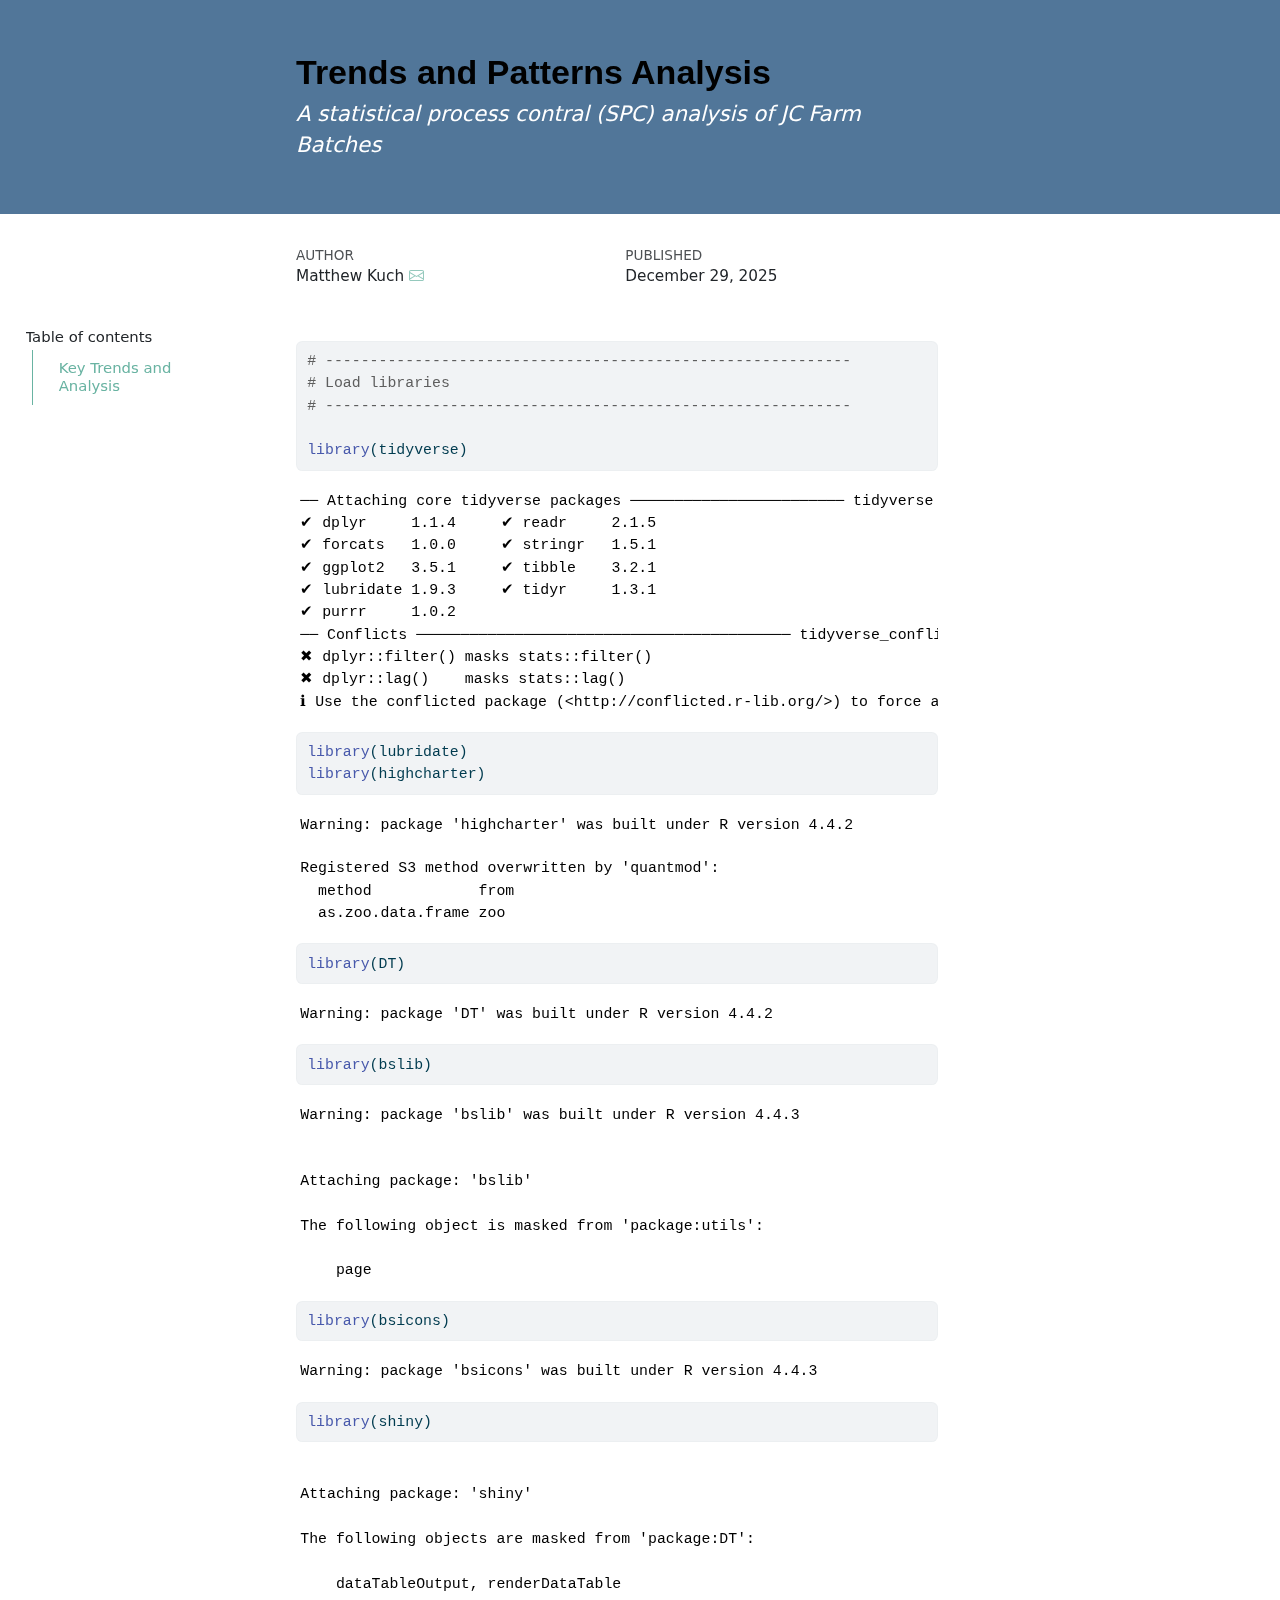
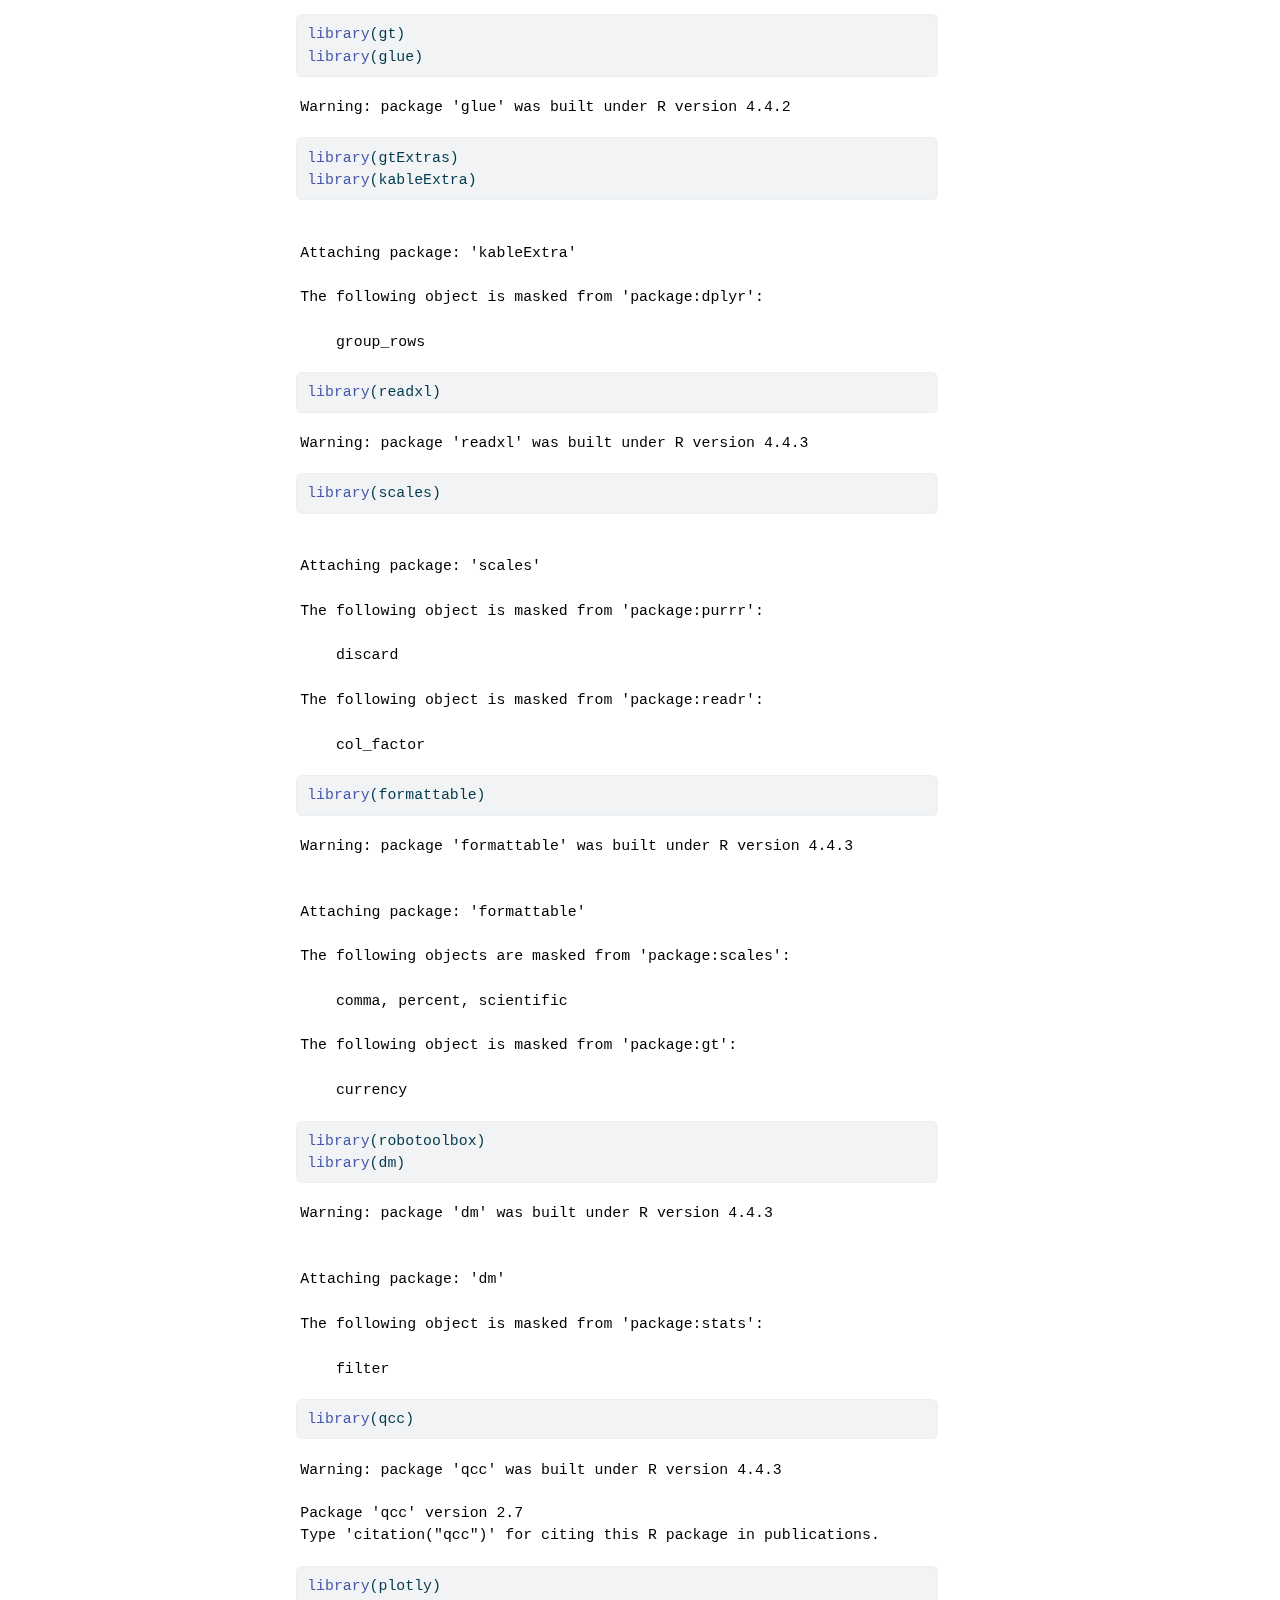
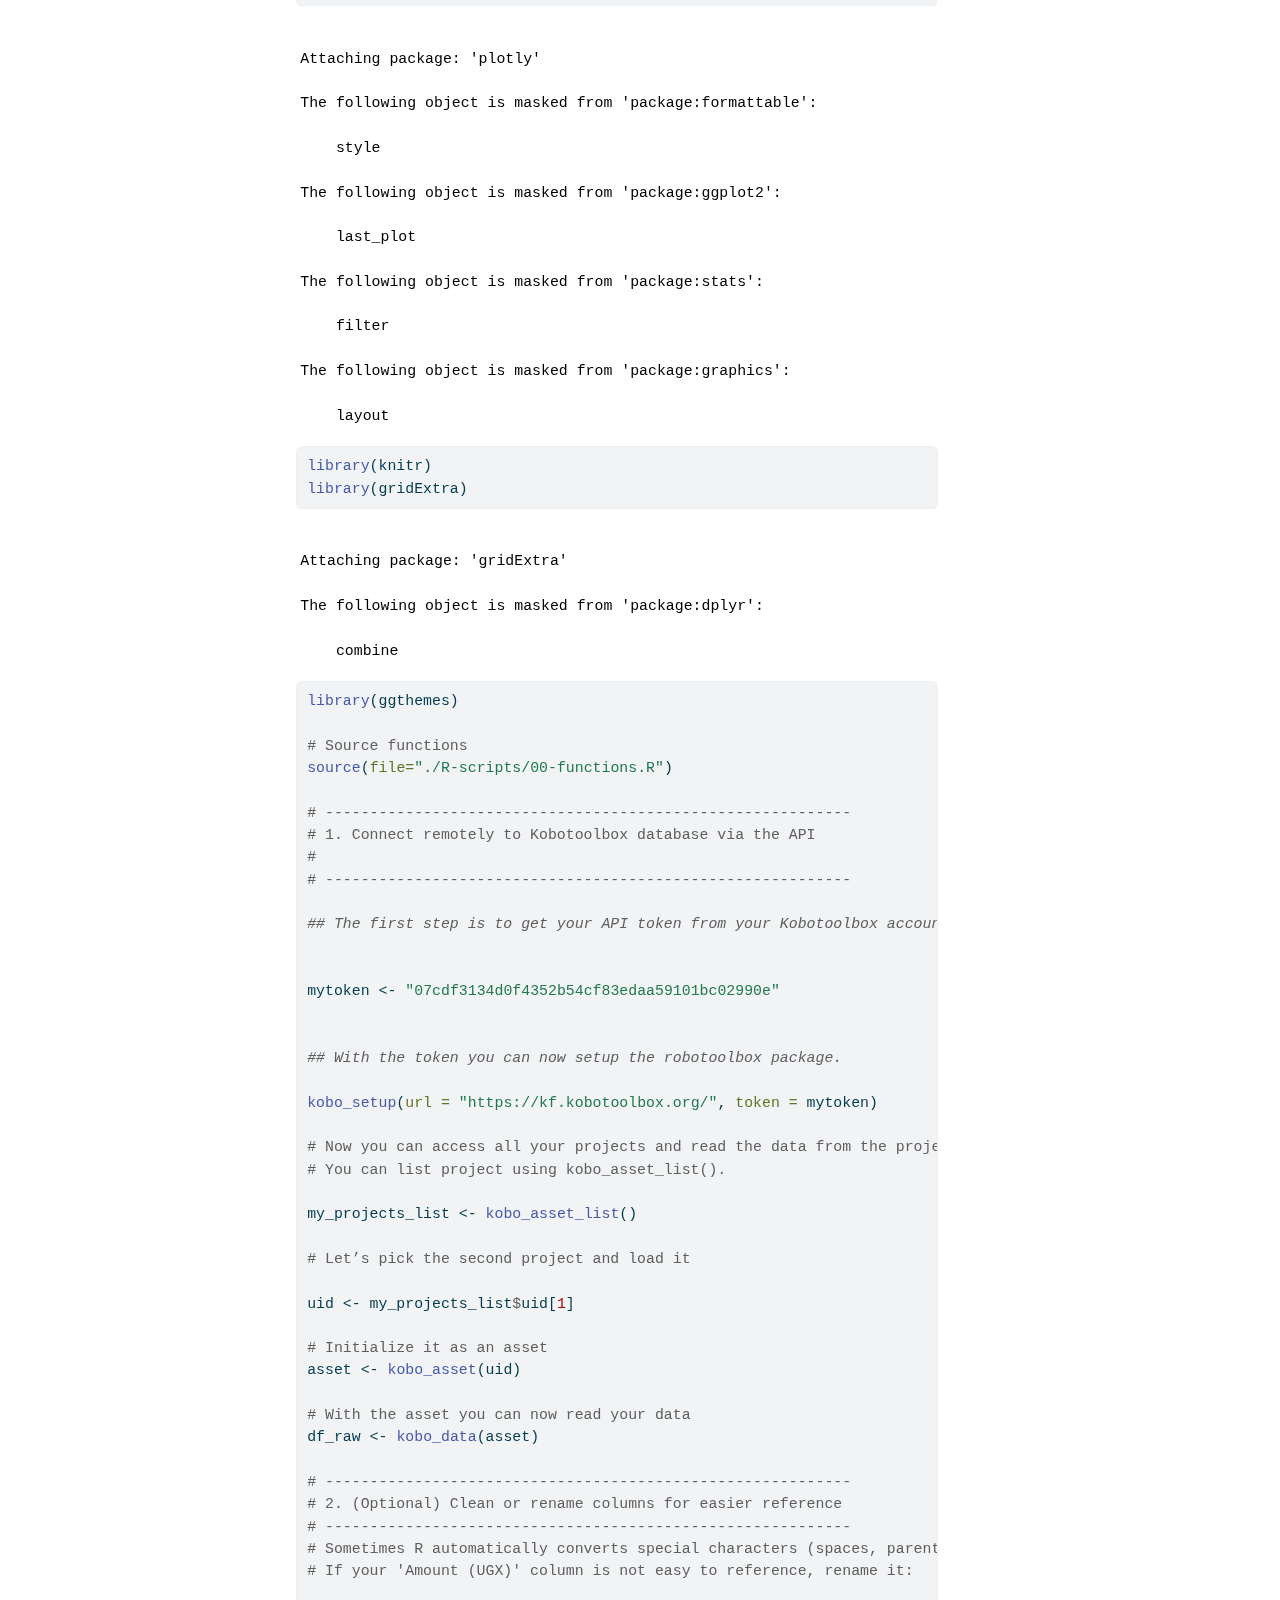
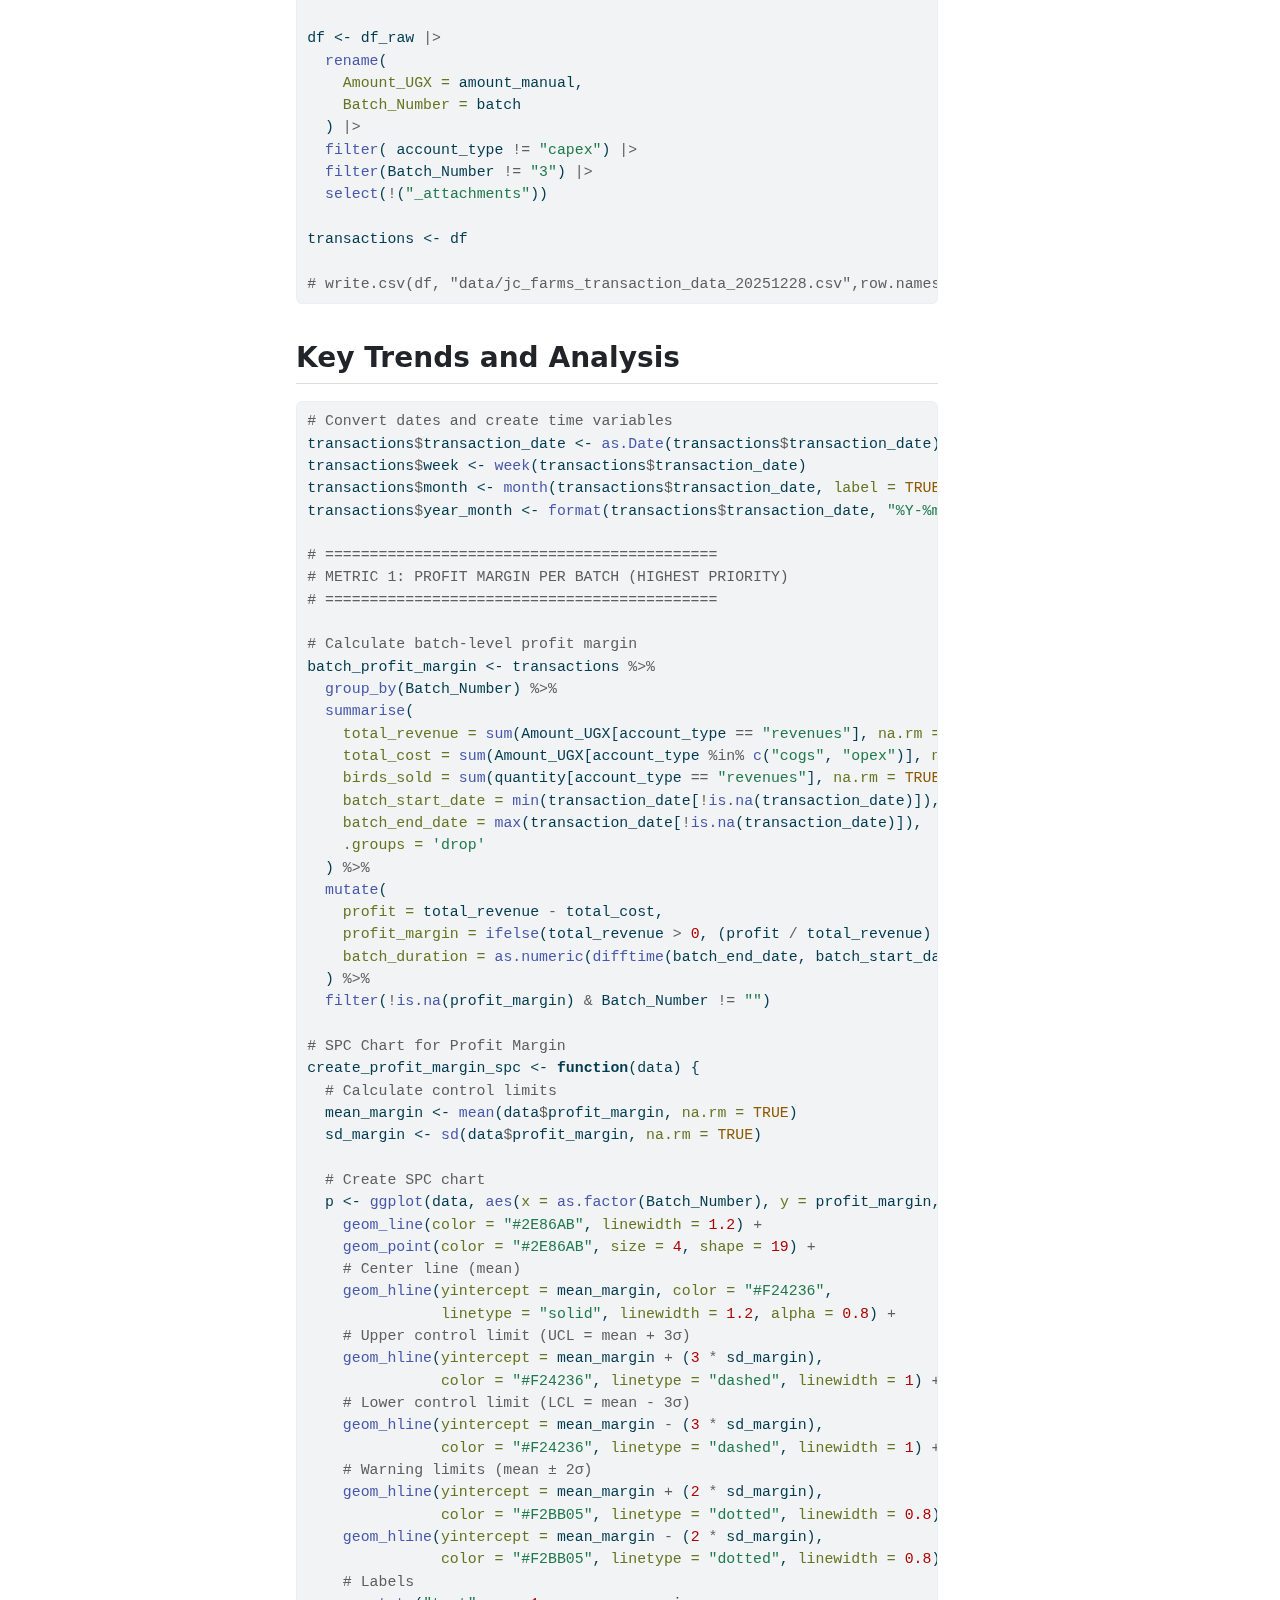
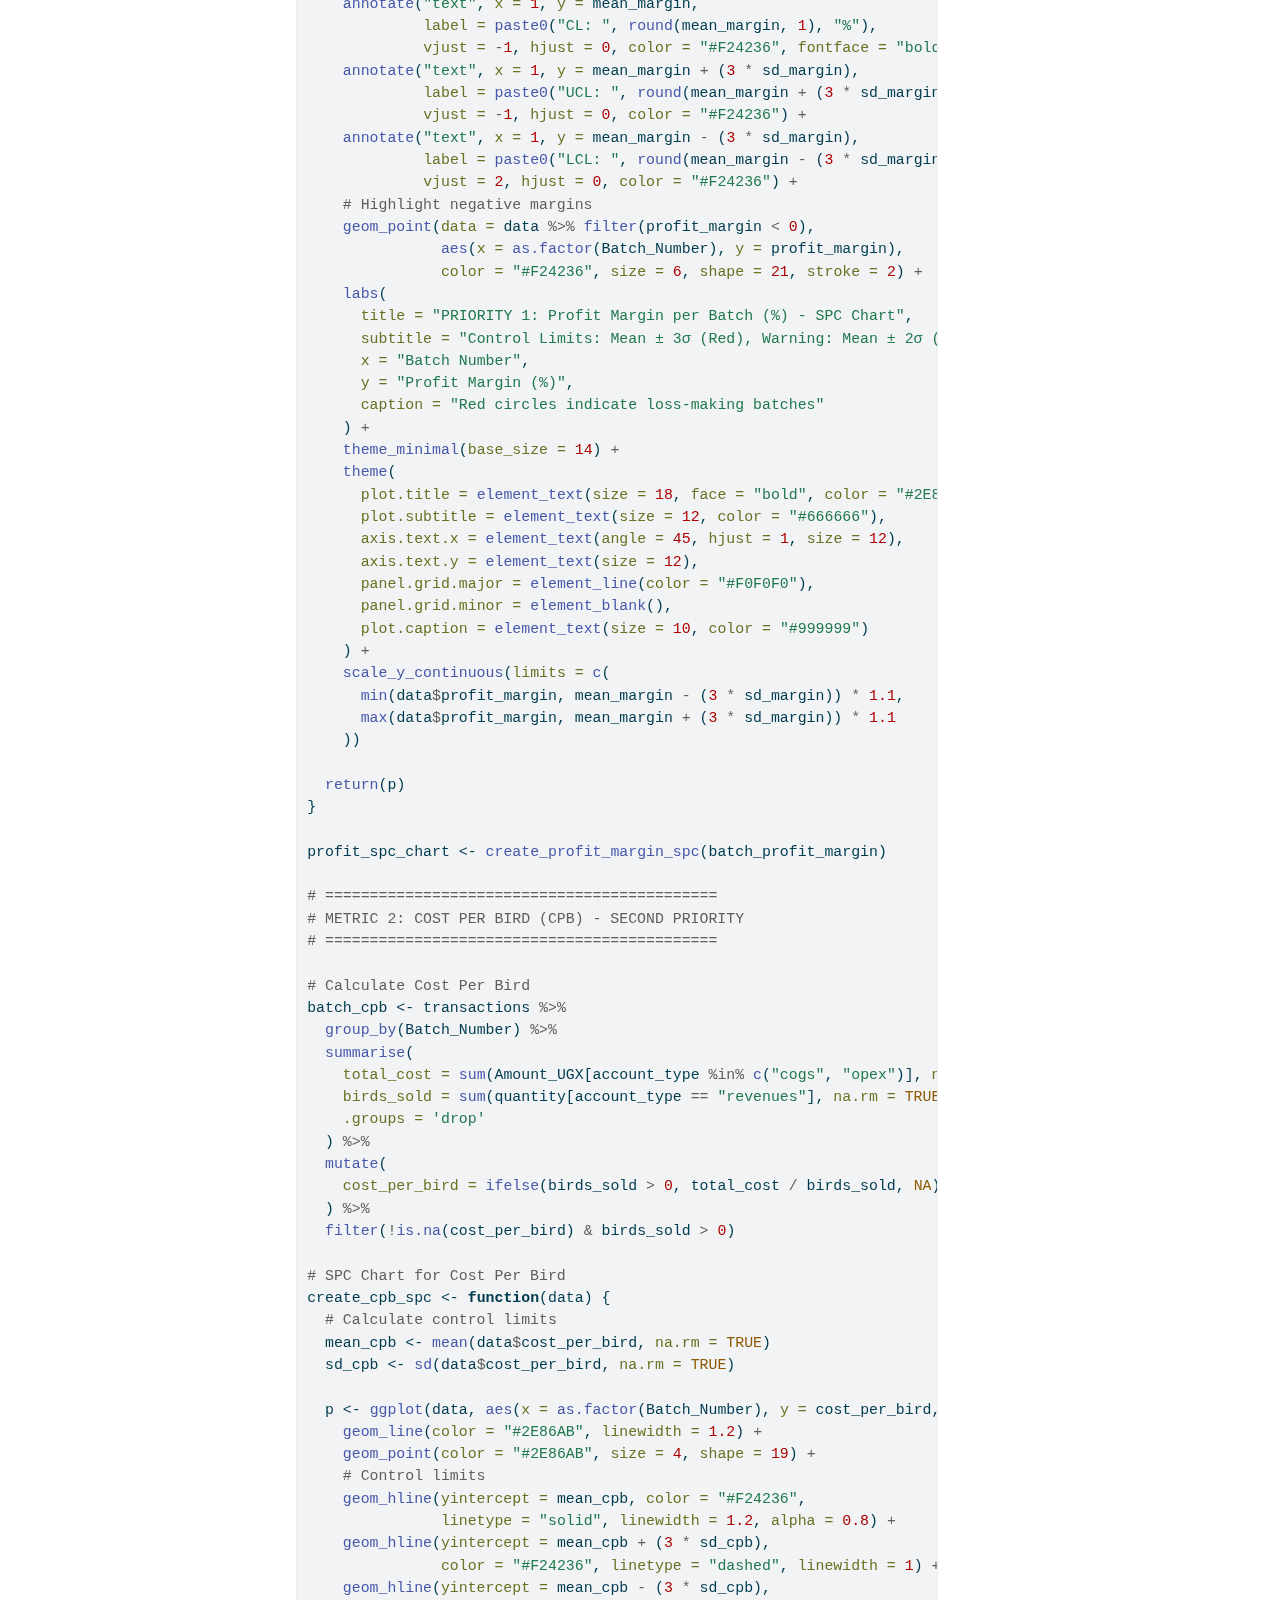
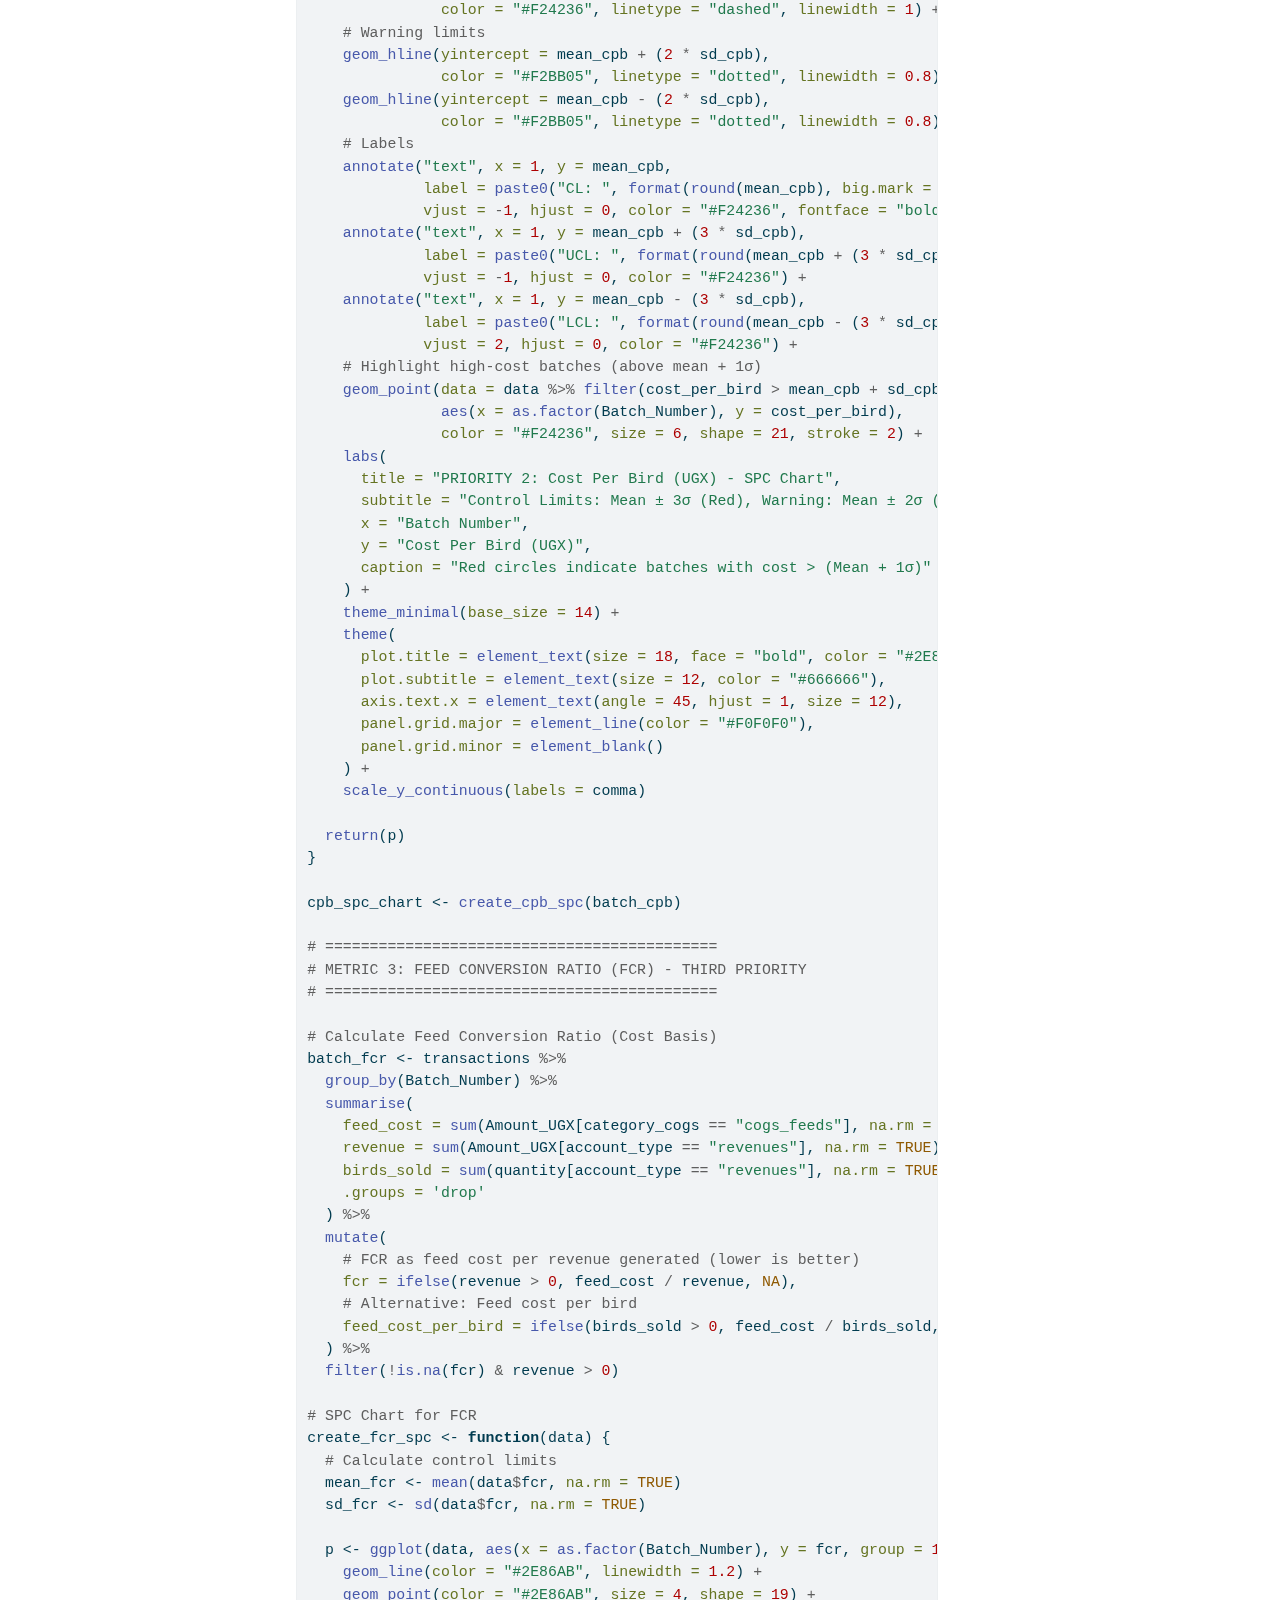
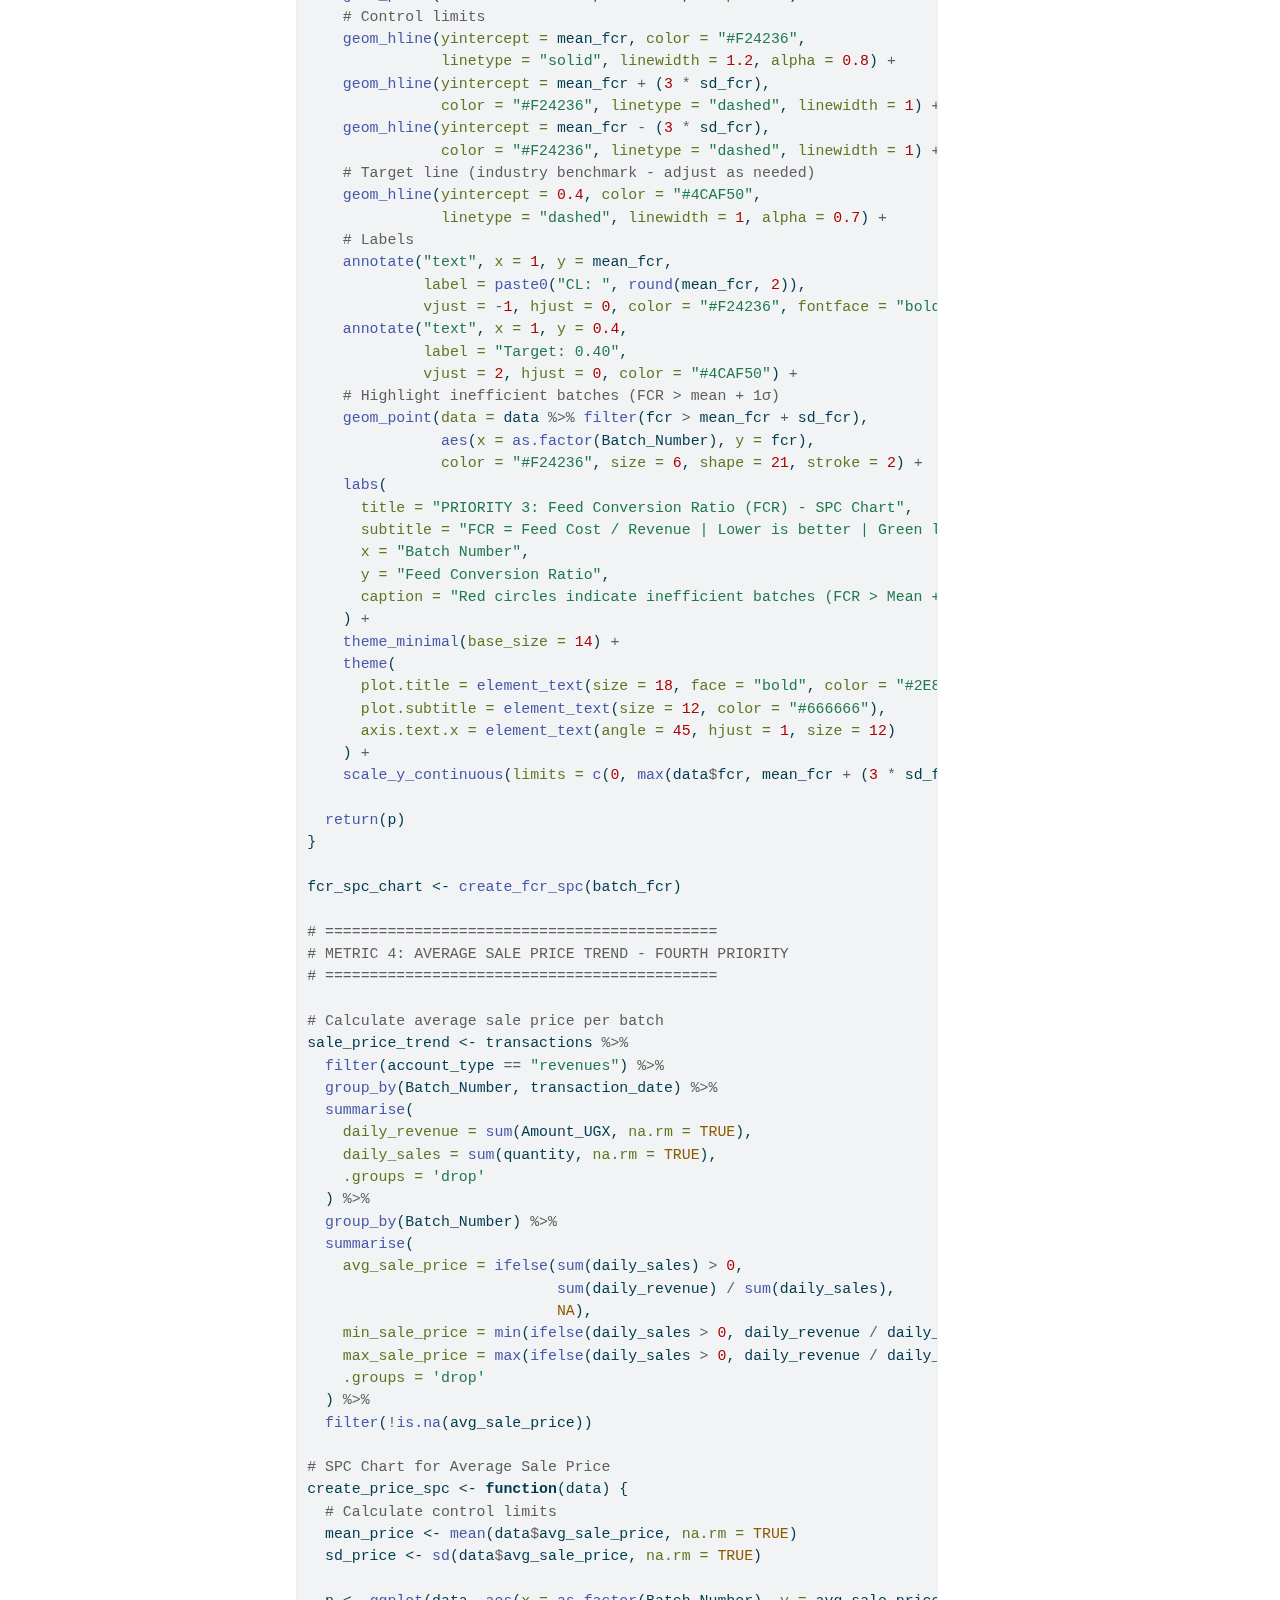
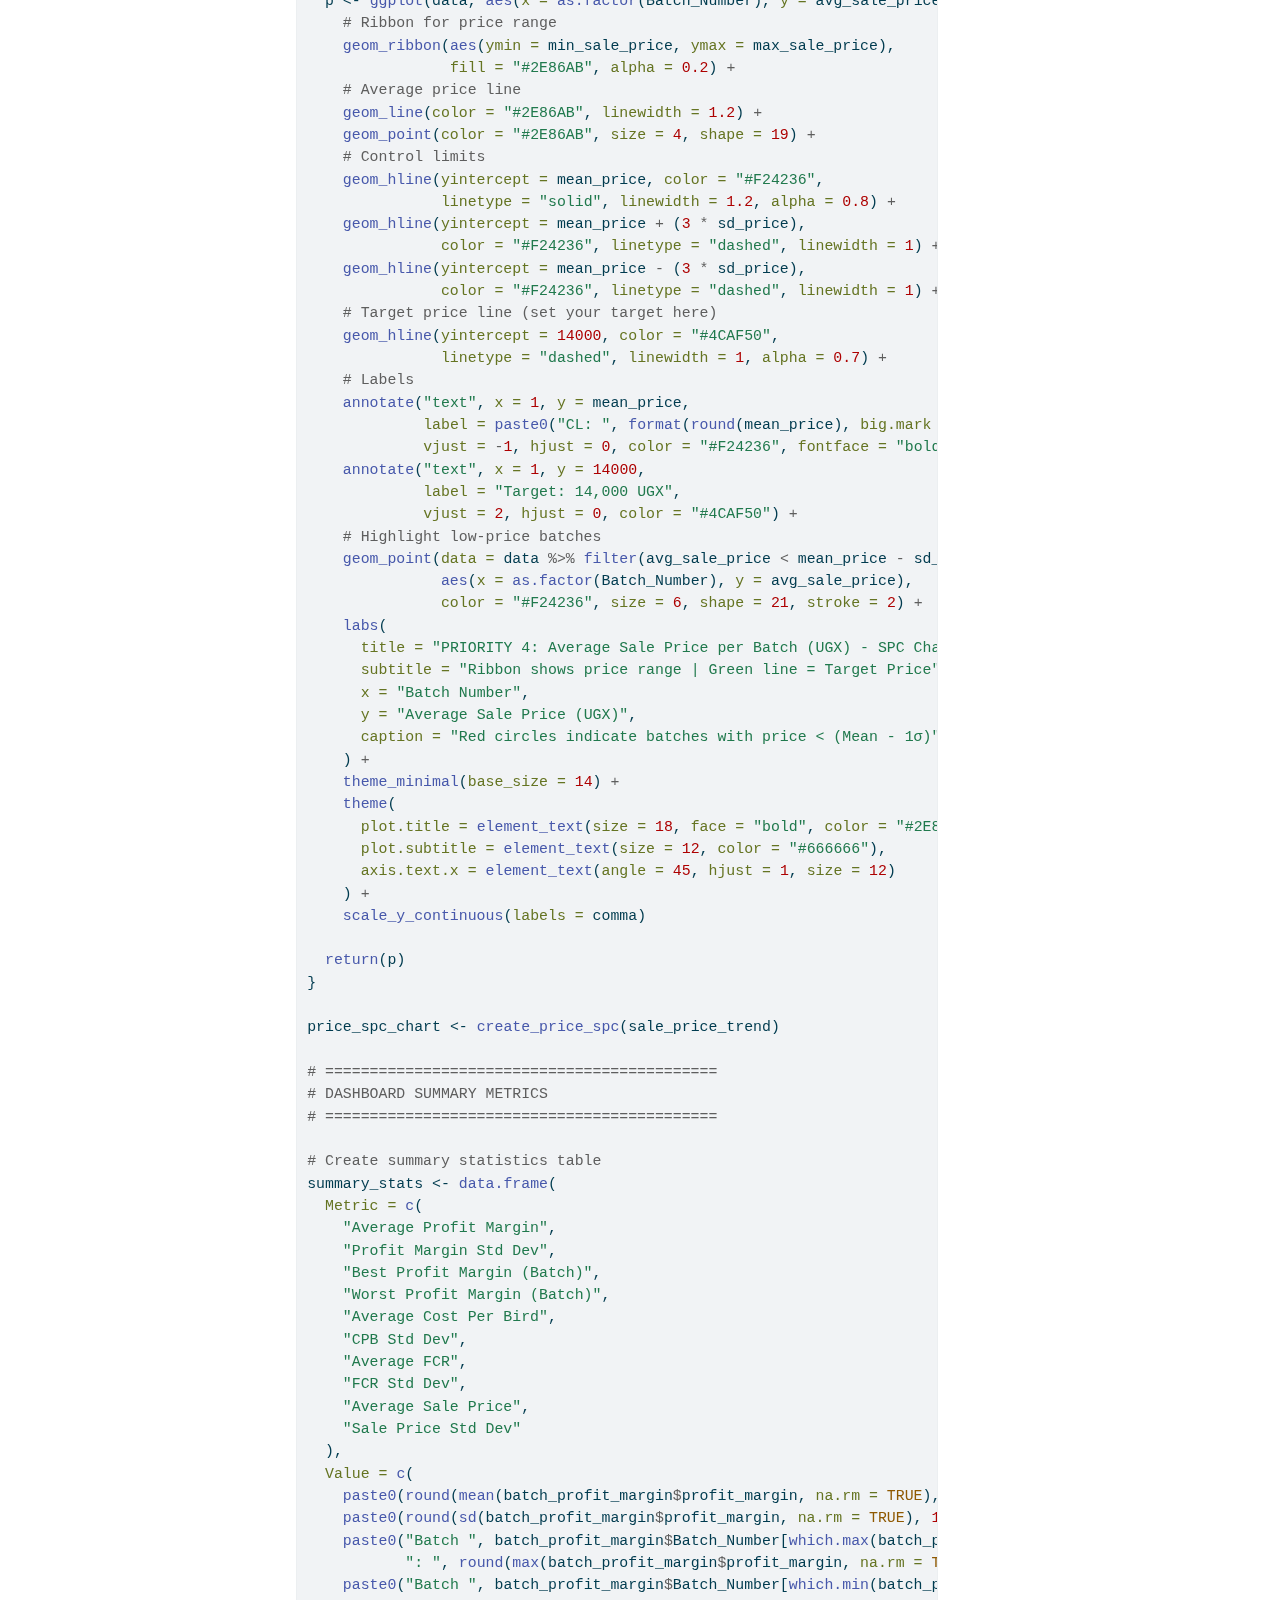
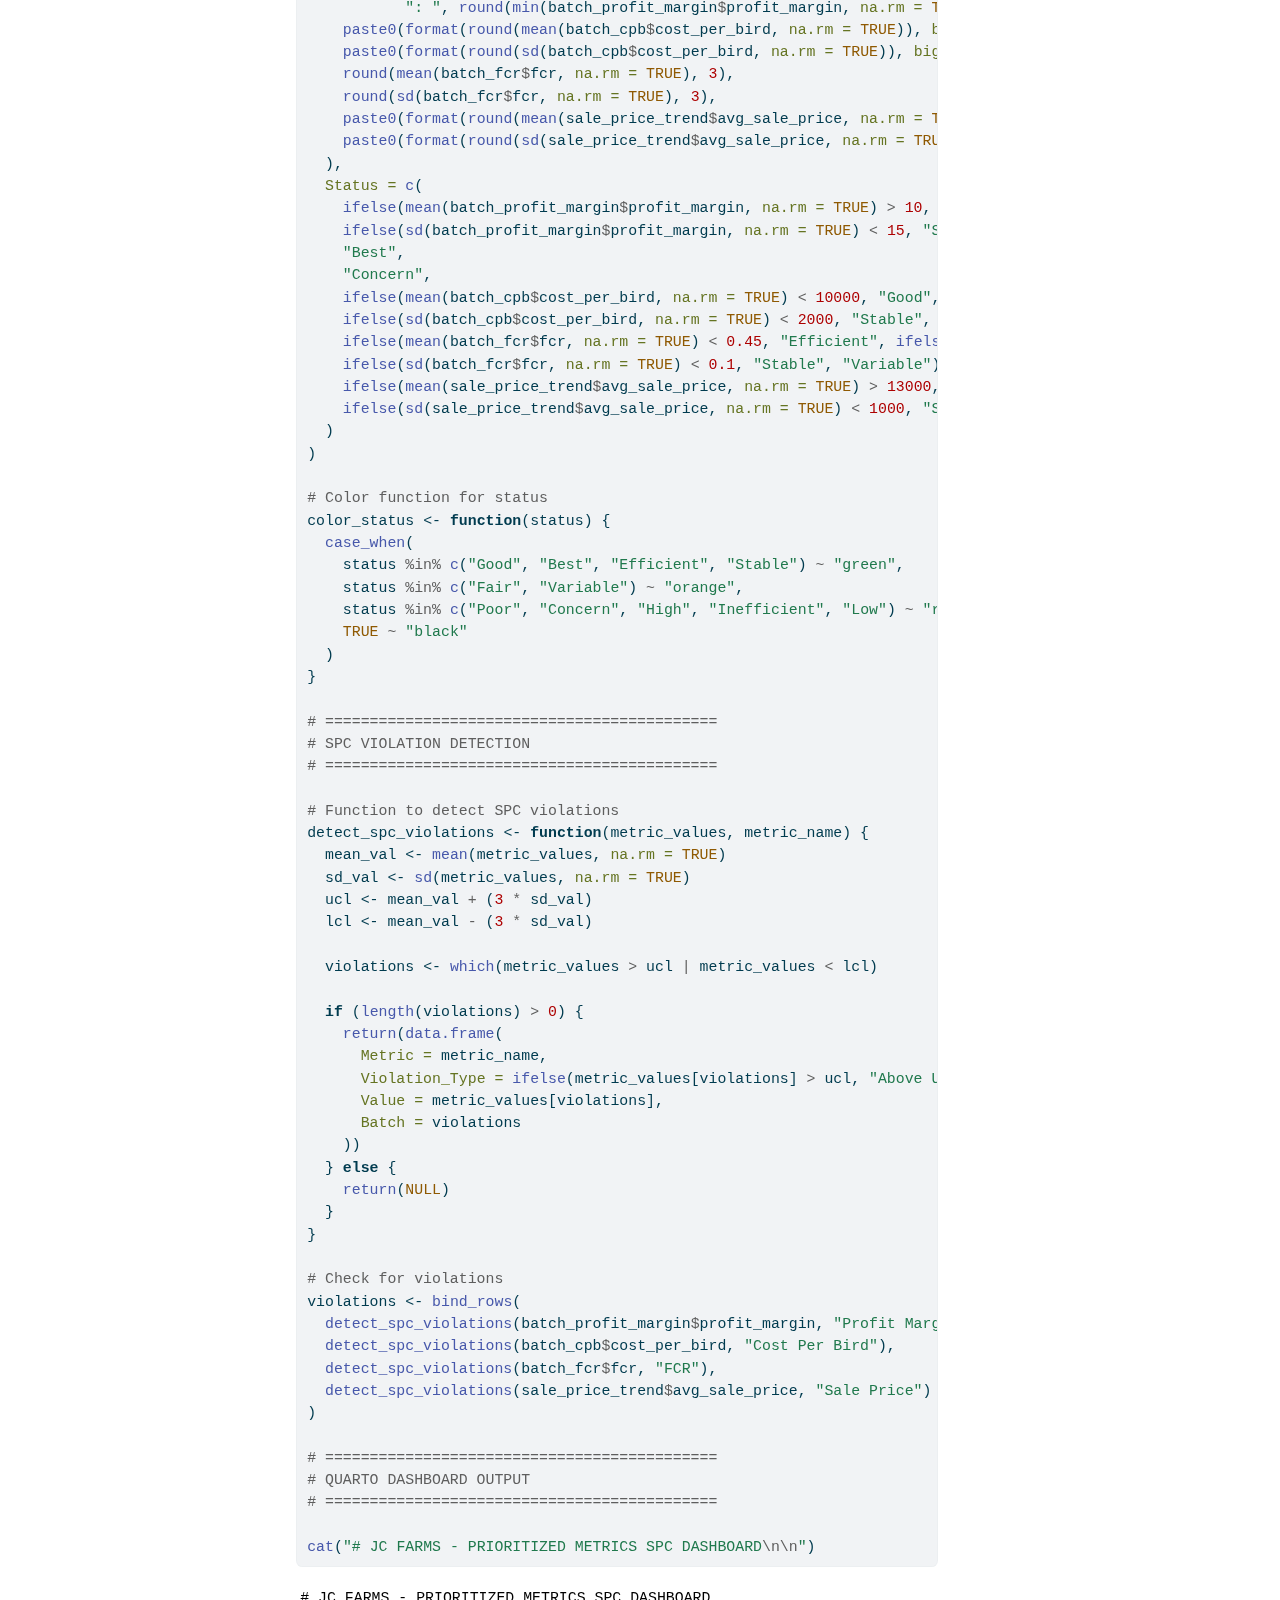
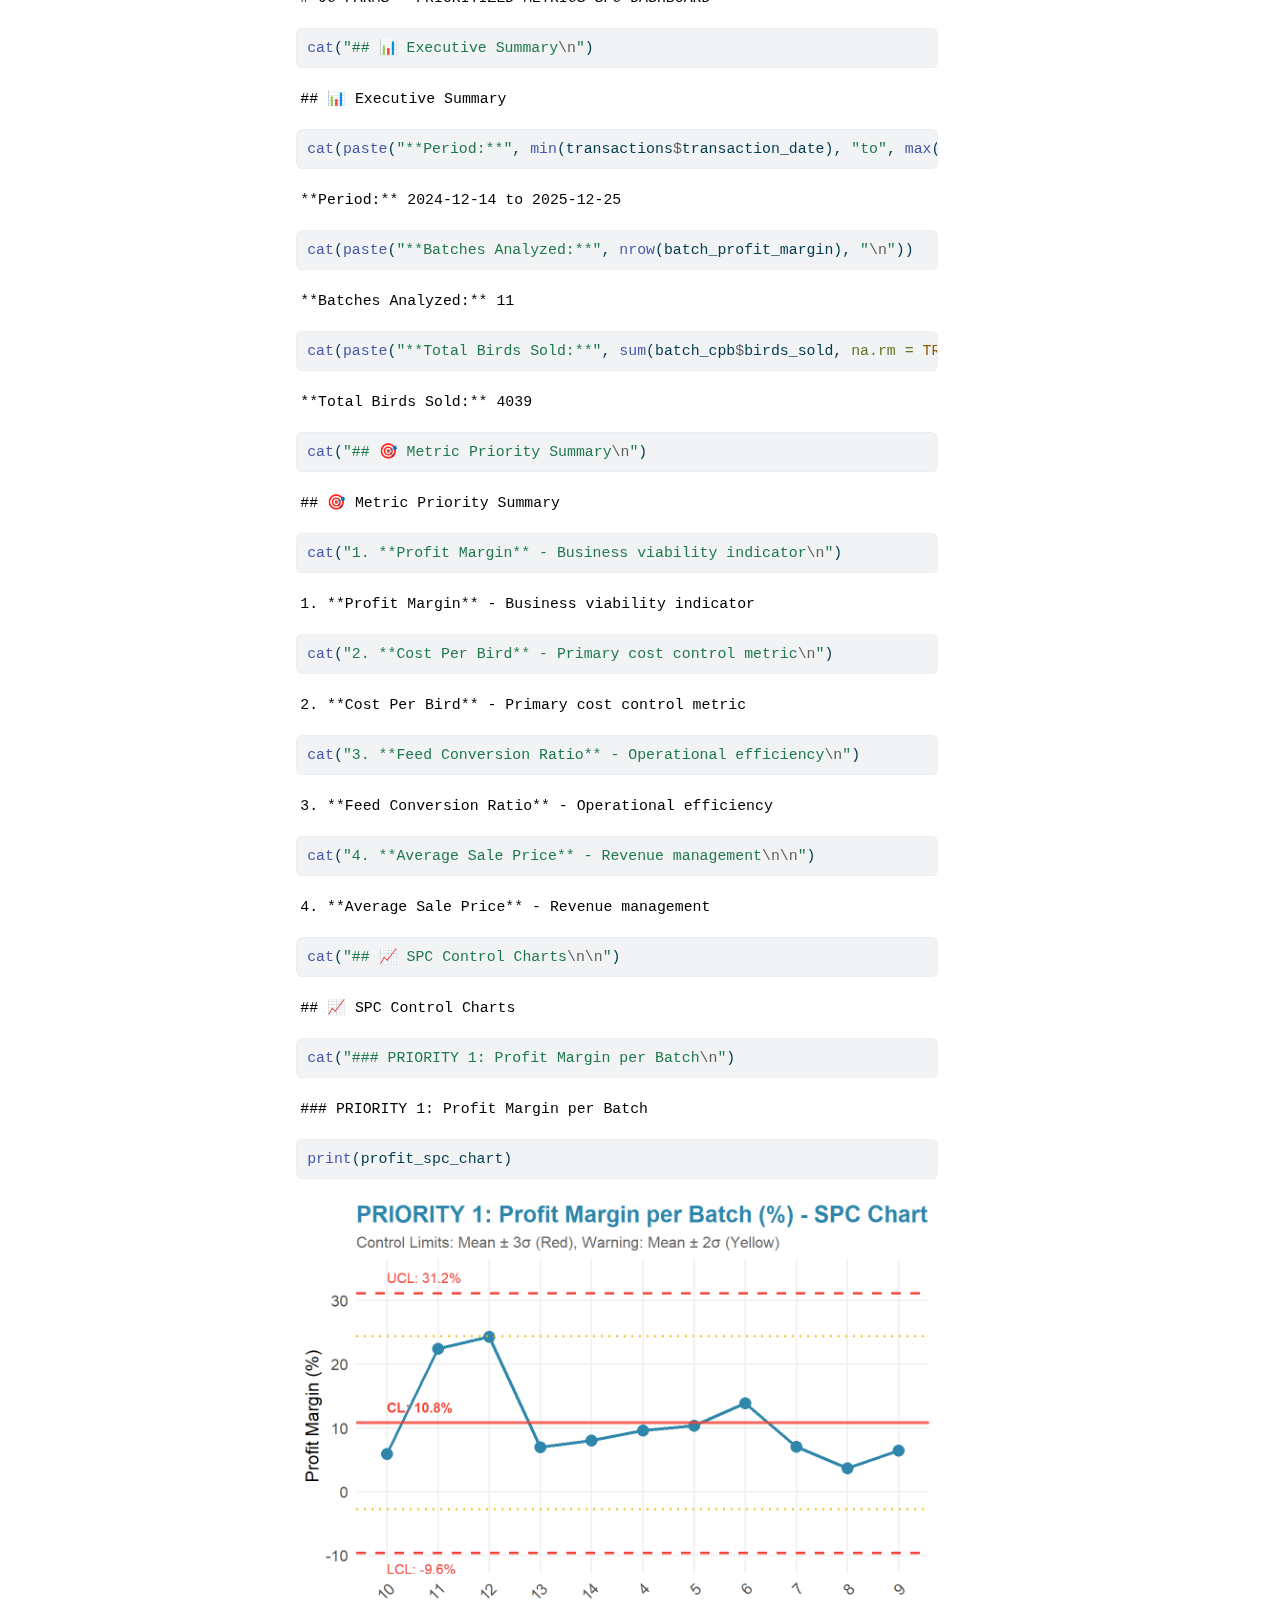
<file: dashboard/trends.html>
<!DOCTYPE html>
<html xmlns="http://www.w3.org/1999/xhtml" lang="en" xml:lang="en"><head>

<meta charset="utf-8">
<meta name="generator" content="quarto-1.7.32">

<meta name="viewport" content="width=device-width, initial-scale=1.0, user-scalable=yes">

<meta name="author" content="Matthew Kuch">
<meta name="dcterms.date" content="2025-12-29">

<title>Trends and Patterns Analysis</title>
<style>
code{white-space: pre-wrap;}
span.smallcaps{font-variant: small-caps;}
div.columns{display: flex; gap: min(4vw, 1.5em);}
div.column{flex: auto; overflow-x: auto;}
div.hanging-indent{margin-left: 1.5em; text-indent: -1.5em;}
ul.task-list{list-style: none;}
ul.task-list li input[type="checkbox"] {
  width: 0.8em;
  margin: 0 0.8em 0.2em -1em; /* quarto-specific, see https://github.com/quarto-dev/quarto-cli/issues/4556 */ 
  vertical-align: middle;
}
/* CSS for syntax highlighting */
html { -webkit-text-size-adjust: 100%; }
pre > code.sourceCode { white-space: pre; position: relative; }
pre > code.sourceCode > span { display: inline-block; line-height: 1.25; }
pre > code.sourceCode > span:empty { height: 1.2em; }
.sourceCode { overflow: visible; }
code.sourceCode > span { color: inherit; text-decoration: inherit; }
div.sourceCode { margin: 1em 0; }
pre.sourceCode { margin: 0; }
@media screen {
div.sourceCode { overflow: auto; }
}
@media print {
pre > code.sourceCode { white-space: pre-wrap; }
pre > code.sourceCode > span { text-indent: -5em; padding-left: 5em; }
}
pre.numberSource code
  { counter-reset: source-line 0; }
pre.numberSource code > span
  { position: relative; left: -4em; counter-increment: source-line; }
pre.numberSource code > span > a:first-child::before
  { content: counter(source-line);
    position: relative; left: -1em; text-align: right; vertical-align: baseline;
    border: none; display: inline-block;
    -webkit-touch-callout: none; -webkit-user-select: none;
    -khtml-user-select: none; -moz-user-select: none;
    -ms-user-select: none; user-select: none;
    padding: 0 4px; width: 4em;
  }
pre.numberSource { margin-left: 3em;  padding-left: 4px; }
div.sourceCode
  {   }
@media screen {
pre > code.sourceCode > span > a:first-child::before { text-decoration: underline; }
}
</style>


<script src="trends_files/libs/clipboard/clipboard.min.js"></script>
<script src="trends_files/libs/quarto-html/quarto.js" type="module"></script>
<script src="trends_files/libs/quarto-html/tabsets/tabsets.js" type="module"></script>
<script src="trends_files/libs/quarto-html/popper.min.js"></script>
<script src="trends_files/libs/quarto-html/tippy.umd.min.js"></script>
<script src="trends_files/libs/quarto-html/anchor.min.js"></script>
<link href="trends_files/libs/quarto-html/tippy.css" rel="stylesheet">
<link href="trends_files/libs/quarto-html/quarto-syntax-highlighting-37eea08aefeeee20ff55810ff984fec1.css" rel="stylesheet" id="quarto-text-highlighting-styles">
<script src="trends_files/libs/bootstrap/bootstrap.min.js"></script>
<link href="trends_files/libs/bootstrap/bootstrap-icons.css" rel="stylesheet">
<link href="trends_files/libs/bootstrap/bootstrap-bb462d781dde1847d9e3ccf7736099dd.min.css" rel="stylesheet" append-hash="true" id="quarto-bootstrap" data-mode="light">
<style>

      .quarto-title-block .quarto-title-banner h1,
      .quarto-title-block .quarto-title-banner h2,
      .quarto-title-block .quarto-title-banner h3,
      .quarto-title-block .quarto-title-banner h4,
      .quarto-title-block .quarto-title-banner h5,
      .quarto-title-block .quarto-title-banner h6
      {
        color: black;
      }

      .quarto-title-block .quarto-title-banner {
        color: black;
      }
</style>


<link rel="stylesheet" href="style.css">
</head>

<body class="quarto-light">

<header id="title-block-header" class="quarto-title-block default toc-left page-columns page-full">
  <div class="quarto-title-banner page-columns page-full">
    <div class="quarto-title column-body">
      <h1 class="title">Trends and Patterns Analysis</h1>
            <p class="subtitle lead">A statistical process contral (SPC) analysis of JC Farm Batches</p>
                      </div>
  </div>
    
  
  <div class="quarto-title-meta">

      <div>
      <div class="quarto-title-meta-heading">Author</div>
      <div class="quarto-title-meta-contents">
               <p>Matthew Kuch <a href="mailto:kuch.matthew@gmail.com" class="quarto-title-author-email"><i class="bi bi-envelope"></i></a> </p>
            </div>
    </div>
      
      <div>
      <div class="quarto-title-meta-heading">Published</div>
      <div class="quarto-title-meta-contents">
        <p class="date">December 29, 2025</p>
      </div>
    </div>
    
      
    </div>
    
  
  </header><div id="quarto-content" class="page-columns page-rows-contents page-layout-article toc-left">
<div id="quarto-sidebar-toc-left" class="sidebar toc-left">
  <nav id="TOC" role="doc-toc" class="toc-active">
    <h2 id="toc-title">Table of contents</h2>
   
  <ul>
  <li><a href="#key-trends-and-analysis" id="toc-key-trends-and-analysis" class="nav-link active" data-scroll-target="#key-trends-and-analysis">Key Trends and Analysis</a></li>
  </ul>
</nav>
</div>
<div id="quarto-margin-sidebar" class="sidebar margin-sidebar zindex-bottom">
</div>
<main class="content quarto-banner-title-block" id="quarto-document-content">





<div class="cell">
<div class="sourceCode cell-code" id="cb1"><pre class="sourceCode r code-with-copy"><code class="sourceCode r"><span id="cb1-1"><a href="#cb1-1" aria-hidden="true" tabindex="-1"></a><span class="co"># -----------------------------------------------------------</span></span>
<span id="cb1-2"><a href="#cb1-2" aria-hidden="true" tabindex="-1"></a><span class="co"># Load libraries</span></span>
<span id="cb1-3"><a href="#cb1-3" aria-hidden="true" tabindex="-1"></a><span class="co"># -----------------------------------------------------------</span></span>
<span id="cb1-4"><a href="#cb1-4" aria-hidden="true" tabindex="-1"></a></span>
<span id="cb1-5"><a href="#cb1-5" aria-hidden="true" tabindex="-1"></a><span class="fu">library</span>(tidyverse)</span></code><button title="Copy to Clipboard" class="code-copy-button"><i class="bi"></i></button></pre></div>
<div class="cell-output cell-output-stderr">
<pre><code>── Attaching core tidyverse packages ──────────────────────── tidyverse 2.0.0 ──
✔ dplyr     1.1.4     ✔ readr     2.1.5
✔ forcats   1.0.0     ✔ stringr   1.5.1
✔ ggplot2   3.5.1     ✔ tibble    3.2.1
✔ lubridate 1.9.3     ✔ tidyr     1.3.1
✔ purrr     1.0.2     
── Conflicts ────────────────────────────────────────── tidyverse_conflicts() ──
✖ dplyr::filter() masks stats::filter()
✖ dplyr::lag()    masks stats::lag()
ℹ Use the conflicted package (&lt;http://conflicted.r-lib.org/&gt;) to force all conflicts to become errors</code></pre>
</div>
<div class="sourceCode cell-code" id="cb3"><pre class="sourceCode r code-with-copy"><code class="sourceCode r"><span id="cb3-1"><a href="#cb3-1" aria-hidden="true" tabindex="-1"></a><span class="fu">library</span>(lubridate)</span>
<span id="cb3-2"><a href="#cb3-2" aria-hidden="true" tabindex="-1"></a><span class="fu">library</span>(highcharter)</span></code><button title="Copy to Clipboard" class="code-copy-button"><i class="bi"></i></button></pre></div>
<div class="cell-output cell-output-stderr">
<pre><code>Warning: package 'highcharter' was built under R version 4.4.2</code></pre>
</div>
<div class="cell-output cell-output-stderr">
<pre><code>Registered S3 method overwritten by 'quantmod':
  method            from
  as.zoo.data.frame zoo </code></pre>
</div>
<div class="sourceCode cell-code" id="cb6"><pre class="sourceCode r code-with-copy"><code class="sourceCode r"><span id="cb6-1"><a href="#cb6-1" aria-hidden="true" tabindex="-1"></a><span class="fu">library</span>(DT)</span></code><button title="Copy to Clipboard" class="code-copy-button"><i class="bi"></i></button></pre></div>
<div class="cell-output cell-output-stderr">
<pre><code>Warning: package 'DT' was built under R version 4.4.2</code></pre>
</div>
<div class="sourceCode cell-code" id="cb8"><pre class="sourceCode r code-with-copy"><code class="sourceCode r"><span id="cb8-1"><a href="#cb8-1" aria-hidden="true" tabindex="-1"></a><span class="fu">library</span>(bslib)</span></code><button title="Copy to Clipboard" class="code-copy-button"><i class="bi"></i></button></pre></div>
<div class="cell-output cell-output-stderr">
<pre><code>Warning: package 'bslib' was built under R version 4.4.3</code></pre>
</div>
<div class="cell-output cell-output-stderr">
<pre><code>
Attaching package: 'bslib'

The following object is masked from 'package:utils':

    page</code></pre>
</div>
<div class="sourceCode cell-code" id="cb11"><pre class="sourceCode r code-with-copy"><code class="sourceCode r"><span id="cb11-1"><a href="#cb11-1" aria-hidden="true" tabindex="-1"></a><span class="fu">library</span>(bsicons)</span></code><button title="Copy to Clipboard" class="code-copy-button"><i class="bi"></i></button></pre></div>
<div class="cell-output cell-output-stderr">
<pre><code>Warning: package 'bsicons' was built under R version 4.4.3</code></pre>
</div>
<div class="sourceCode cell-code" id="cb13"><pre class="sourceCode r code-with-copy"><code class="sourceCode r"><span id="cb13-1"><a href="#cb13-1" aria-hidden="true" tabindex="-1"></a><span class="fu">library</span>(shiny)</span></code><button title="Copy to Clipboard" class="code-copy-button"><i class="bi"></i></button></pre></div>
<div class="cell-output cell-output-stderr">
<pre><code>
Attaching package: 'shiny'

The following objects are masked from 'package:DT':

    dataTableOutput, renderDataTable</code></pre>
</div>
<div class="sourceCode cell-code" id="cb15"><pre class="sourceCode r code-with-copy"><code class="sourceCode r"><span id="cb15-1"><a href="#cb15-1" aria-hidden="true" tabindex="-1"></a><span class="fu">library</span>(gt)</span>
<span id="cb15-2"><a href="#cb15-2" aria-hidden="true" tabindex="-1"></a><span class="fu">library</span>(glue)</span></code><button title="Copy to Clipboard" class="code-copy-button"><i class="bi"></i></button></pre></div>
<div class="cell-output cell-output-stderr">
<pre><code>Warning: package 'glue' was built under R version 4.4.2</code></pre>
</div>
<div class="sourceCode cell-code" id="cb17"><pre class="sourceCode r code-with-copy"><code class="sourceCode r"><span id="cb17-1"><a href="#cb17-1" aria-hidden="true" tabindex="-1"></a><span class="fu">library</span>(gtExtras)</span>
<span id="cb17-2"><a href="#cb17-2" aria-hidden="true" tabindex="-1"></a><span class="fu">library</span>(kableExtra)</span></code><button title="Copy to Clipboard" class="code-copy-button"><i class="bi"></i></button></pre></div>
<div class="cell-output cell-output-stderr">
<pre><code>
Attaching package: 'kableExtra'

The following object is masked from 'package:dplyr':

    group_rows</code></pre>
</div>
<div class="sourceCode cell-code" id="cb19"><pre class="sourceCode r code-with-copy"><code class="sourceCode r"><span id="cb19-1"><a href="#cb19-1" aria-hidden="true" tabindex="-1"></a><span class="fu">library</span>(readxl)</span></code><button title="Copy to Clipboard" class="code-copy-button"><i class="bi"></i></button></pre></div>
<div class="cell-output cell-output-stderr">
<pre><code>Warning: package 'readxl' was built under R version 4.4.3</code></pre>
</div>
<div class="sourceCode cell-code" id="cb21"><pre class="sourceCode r code-with-copy"><code class="sourceCode r"><span id="cb21-1"><a href="#cb21-1" aria-hidden="true" tabindex="-1"></a><span class="fu">library</span>(scales)</span></code><button title="Copy to Clipboard" class="code-copy-button"><i class="bi"></i></button></pre></div>
<div class="cell-output cell-output-stderr">
<pre><code>
Attaching package: 'scales'

The following object is masked from 'package:purrr':

    discard

The following object is masked from 'package:readr':

    col_factor</code></pre>
</div>
<div class="sourceCode cell-code" id="cb23"><pre class="sourceCode r code-with-copy"><code class="sourceCode r"><span id="cb23-1"><a href="#cb23-1" aria-hidden="true" tabindex="-1"></a><span class="fu">library</span>(formattable)</span></code><button title="Copy to Clipboard" class="code-copy-button"><i class="bi"></i></button></pre></div>
<div class="cell-output cell-output-stderr">
<pre><code>Warning: package 'formattable' was built under R version 4.4.3</code></pre>
</div>
<div class="cell-output cell-output-stderr">
<pre><code>
Attaching package: 'formattable'

The following objects are masked from 'package:scales':

    comma, percent, scientific

The following object is masked from 'package:gt':

    currency</code></pre>
</div>
<div class="sourceCode cell-code" id="cb26"><pre class="sourceCode r code-with-copy"><code class="sourceCode r"><span id="cb26-1"><a href="#cb26-1" aria-hidden="true" tabindex="-1"></a><span class="fu">library</span>(robotoolbox)</span>
<span id="cb26-2"><a href="#cb26-2" aria-hidden="true" tabindex="-1"></a><span class="fu">library</span>(dm)</span></code><button title="Copy to Clipboard" class="code-copy-button"><i class="bi"></i></button></pre></div>
<div class="cell-output cell-output-stderr">
<pre><code>Warning: package 'dm' was built under R version 4.4.3</code></pre>
</div>
<div class="cell-output cell-output-stderr">
<pre><code>
Attaching package: 'dm'

The following object is masked from 'package:stats':

    filter</code></pre>
</div>
<div class="sourceCode cell-code" id="cb29"><pre class="sourceCode r code-with-copy"><code class="sourceCode r"><span id="cb29-1"><a href="#cb29-1" aria-hidden="true" tabindex="-1"></a><span class="fu">library</span>(qcc)</span></code><button title="Copy to Clipboard" class="code-copy-button"><i class="bi"></i></button></pre></div>
<div class="cell-output cell-output-stderr">
<pre><code>Warning: package 'qcc' was built under R version 4.4.3</code></pre>
</div>
<div class="cell-output cell-output-stderr">
<pre><code>Package 'qcc' version 2.7
Type 'citation("qcc")' for citing this R package in publications.</code></pre>
</div>
<div class="sourceCode cell-code" id="cb32"><pre class="sourceCode r code-with-copy"><code class="sourceCode r"><span id="cb32-1"><a href="#cb32-1" aria-hidden="true" tabindex="-1"></a><span class="fu">library</span>(plotly)</span></code><button title="Copy to Clipboard" class="code-copy-button"><i class="bi"></i></button></pre></div>
<div class="cell-output cell-output-stderr">
<pre><code>
Attaching package: 'plotly'

The following object is masked from 'package:formattable':

    style

The following object is masked from 'package:ggplot2':

    last_plot

The following object is masked from 'package:stats':

    filter

The following object is masked from 'package:graphics':

    layout</code></pre>
</div>
<div class="sourceCode cell-code" id="cb34"><pre class="sourceCode r code-with-copy"><code class="sourceCode r"><span id="cb34-1"><a href="#cb34-1" aria-hidden="true" tabindex="-1"></a><span class="fu">library</span>(knitr)</span>
<span id="cb34-2"><a href="#cb34-2" aria-hidden="true" tabindex="-1"></a><span class="fu">library</span>(gridExtra)</span></code><button title="Copy to Clipboard" class="code-copy-button"><i class="bi"></i></button></pre></div>
<div class="cell-output cell-output-stderr">
<pre><code>
Attaching package: 'gridExtra'

The following object is masked from 'package:dplyr':

    combine</code></pre>
</div>
<div class="sourceCode cell-code" id="cb36"><pre class="sourceCode r code-with-copy"><code class="sourceCode r"><span id="cb36-1"><a href="#cb36-1" aria-hidden="true" tabindex="-1"></a><span class="fu">library</span>(ggthemes)</span>
<span id="cb36-2"><a href="#cb36-2" aria-hidden="true" tabindex="-1"></a></span>
<span id="cb36-3"><a href="#cb36-3" aria-hidden="true" tabindex="-1"></a><span class="co"># Source functions</span></span>
<span id="cb36-4"><a href="#cb36-4" aria-hidden="true" tabindex="-1"></a><span class="fu">source</span>(<span class="at">file=</span><span class="st">"./R-scripts/00-functions.R"</span>)</span>
<span id="cb36-5"><a href="#cb36-5" aria-hidden="true" tabindex="-1"></a></span>
<span id="cb36-6"><a href="#cb36-6" aria-hidden="true" tabindex="-1"></a><span class="co"># -----------------------------------------------------------</span></span>
<span id="cb36-7"><a href="#cb36-7" aria-hidden="true" tabindex="-1"></a><span class="co"># 1. Connect remotely to Kobotoolbox database via the API</span></span>
<span id="cb36-8"><a href="#cb36-8" aria-hidden="true" tabindex="-1"></a><span class="co">#    </span></span>
<span id="cb36-9"><a href="#cb36-9" aria-hidden="true" tabindex="-1"></a><span class="co"># -----------------------------------------------------------</span></span>
<span id="cb36-10"><a href="#cb36-10" aria-hidden="true" tabindex="-1"></a></span>
<span id="cb36-11"><a href="#cb36-11" aria-hidden="true" tabindex="-1"></a><span class="do">## The first step is to get your API token from your Kobotoolbox account</span></span>
<span id="cb36-12"><a href="#cb36-12" aria-hidden="true" tabindex="-1"></a></span>
<span id="cb36-13"><a href="#cb36-13" aria-hidden="true" tabindex="-1"></a></span>
<span id="cb36-14"><a href="#cb36-14" aria-hidden="true" tabindex="-1"></a>mytoken <span class="ot">&lt;-</span> <span class="st">"07cdf3134d0f4352b54cf83edaa59101bc02990e"</span></span>
<span id="cb36-15"><a href="#cb36-15" aria-hidden="true" tabindex="-1"></a></span>
<span id="cb36-16"><a href="#cb36-16" aria-hidden="true" tabindex="-1"></a></span>
<span id="cb36-17"><a href="#cb36-17" aria-hidden="true" tabindex="-1"></a><span class="do">## With the token you can now setup the robotoolbox package.</span></span>
<span id="cb36-18"><a href="#cb36-18" aria-hidden="true" tabindex="-1"></a></span>
<span id="cb36-19"><a href="#cb36-19" aria-hidden="true" tabindex="-1"></a><span class="fu">kobo_setup</span>(<span class="at">url =</span> <span class="st">"https://kf.kobotoolbox.org/"</span>, <span class="at">token =</span> mytoken)</span>
<span id="cb36-20"><a href="#cb36-20" aria-hidden="true" tabindex="-1"></a></span>
<span id="cb36-21"><a href="#cb36-21" aria-hidden="true" tabindex="-1"></a><span class="co"># Now you can access all your projects and read the data from the project you picked. </span></span>
<span id="cb36-22"><a href="#cb36-22" aria-hidden="true" tabindex="-1"></a><span class="co"># You can list project using kobo_asset_list().</span></span>
<span id="cb36-23"><a href="#cb36-23" aria-hidden="true" tabindex="-1"></a></span>
<span id="cb36-24"><a href="#cb36-24" aria-hidden="true" tabindex="-1"></a>my_projects_list <span class="ot">&lt;-</span> <span class="fu">kobo_asset_list</span>()</span>
<span id="cb36-25"><a href="#cb36-25" aria-hidden="true" tabindex="-1"></a></span>
<span id="cb36-26"><a href="#cb36-26" aria-hidden="true" tabindex="-1"></a><span class="co"># Let’s pick the second project and load it</span></span>
<span id="cb36-27"><a href="#cb36-27" aria-hidden="true" tabindex="-1"></a></span>
<span id="cb36-28"><a href="#cb36-28" aria-hidden="true" tabindex="-1"></a>uid <span class="ot">&lt;-</span> my_projects_list<span class="sc">$</span>uid[<span class="dv">1</span>]</span>
<span id="cb36-29"><a href="#cb36-29" aria-hidden="true" tabindex="-1"></a></span>
<span id="cb36-30"><a href="#cb36-30" aria-hidden="true" tabindex="-1"></a><span class="co"># Initialize it as an asset</span></span>
<span id="cb36-31"><a href="#cb36-31" aria-hidden="true" tabindex="-1"></a>asset <span class="ot">&lt;-</span> <span class="fu">kobo_asset</span>(uid)</span>
<span id="cb36-32"><a href="#cb36-32" aria-hidden="true" tabindex="-1"></a></span>
<span id="cb36-33"><a href="#cb36-33" aria-hidden="true" tabindex="-1"></a><span class="co"># With the asset you can now read your data</span></span>
<span id="cb36-34"><a href="#cb36-34" aria-hidden="true" tabindex="-1"></a>df_raw <span class="ot">&lt;-</span> <span class="fu">kobo_data</span>(asset)</span>
<span id="cb36-35"><a href="#cb36-35" aria-hidden="true" tabindex="-1"></a></span>
<span id="cb36-36"><a href="#cb36-36" aria-hidden="true" tabindex="-1"></a><span class="co"># -----------------------------------------------------------</span></span>
<span id="cb36-37"><a href="#cb36-37" aria-hidden="true" tabindex="-1"></a><span class="co"># 2. (Optional) Clean or rename columns for easier reference</span></span>
<span id="cb36-38"><a href="#cb36-38" aria-hidden="true" tabindex="-1"></a><span class="co"># -----------------------------------------------------------</span></span>
<span id="cb36-39"><a href="#cb36-39" aria-hidden="true" tabindex="-1"></a><span class="co"># Sometimes R automatically converts special characters (spaces, parentheses).</span></span>
<span id="cb36-40"><a href="#cb36-40" aria-hidden="true" tabindex="-1"></a><span class="co"># If your 'Amount (UGX)' column is not easy to reference, rename it:</span></span>
<span id="cb36-41"><a href="#cb36-41" aria-hidden="true" tabindex="-1"></a></span>
<span id="cb36-42"><a href="#cb36-42" aria-hidden="true" tabindex="-1"></a></span>
<span id="cb36-43"><a href="#cb36-43" aria-hidden="true" tabindex="-1"></a>df <span class="ot">&lt;-</span> df_raw <span class="sc">|&gt;</span> </span>
<span id="cb36-44"><a href="#cb36-44" aria-hidden="true" tabindex="-1"></a>  <span class="fu">rename</span>(</span>
<span id="cb36-45"><a href="#cb36-45" aria-hidden="true" tabindex="-1"></a>    <span class="at">Amount_UGX =</span> amount_manual,</span>
<span id="cb36-46"><a href="#cb36-46" aria-hidden="true" tabindex="-1"></a>    <span class="at">Batch_Number =</span> batch</span>
<span id="cb36-47"><a href="#cb36-47" aria-hidden="true" tabindex="-1"></a>  ) <span class="sc">|&gt;</span> </span>
<span id="cb36-48"><a href="#cb36-48" aria-hidden="true" tabindex="-1"></a>  <span class="fu">filter</span>( account_type <span class="sc">!=</span> <span class="st">"capex"</span>) <span class="sc">|&gt;</span> </span>
<span id="cb36-49"><a href="#cb36-49" aria-hidden="true" tabindex="-1"></a>  <span class="fu">filter</span>(Batch_Number <span class="sc">!=</span> <span class="st">"3"</span>) <span class="sc">|&gt;</span> </span>
<span id="cb36-50"><a href="#cb36-50" aria-hidden="true" tabindex="-1"></a>  <span class="fu">select</span>(<span class="sc">!</span>(<span class="st">"_attachments"</span>))</span>
<span id="cb36-51"><a href="#cb36-51" aria-hidden="true" tabindex="-1"></a></span>
<span id="cb36-52"><a href="#cb36-52" aria-hidden="true" tabindex="-1"></a>transactions <span class="ot">&lt;-</span> df</span>
<span id="cb36-53"><a href="#cb36-53" aria-hidden="true" tabindex="-1"></a></span>
<span id="cb36-54"><a href="#cb36-54" aria-hidden="true" tabindex="-1"></a><span class="co"># write.csv(df, "data/jc_farms_transaction_data_20251228.csv",row.names = FALSE)</span></span></code><button title="Copy to Clipboard" class="code-copy-button"><i class="bi"></i></button></pre></div>
</div>
<section id="key-trends-and-analysis" class="level2">
<h2 class="anchored" data-anchor-id="key-trends-and-analysis">Key Trends and Analysis</h2>
<div class="cell">
<div class="sourceCode cell-code" id="cb37"><pre class="sourceCode r code-with-copy"><code class="sourceCode r"><span id="cb37-1"><a href="#cb37-1" aria-hidden="true" tabindex="-1"></a><span class="co"># Convert dates and create time variables</span></span>
<span id="cb37-2"><a href="#cb37-2" aria-hidden="true" tabindex="-1"></a>transactions<span class="sc">$</span>transaction_date <span class="ot">&lt;-</span> <span class="fu">as.Date</span>(transactions<span class="sc">$</span>transaction_date)</span>
<span id="cb37-3"><a href="#cb37-3" aria-hidden="true" tabindex="-1"></a>transactions<span class="sc">$</span>week <span class="ot">&lt;-</span> <span class="fu">week</span>(transactions<span class="sc">$</span>transaction_date)</span>
<span id="cb37-4"><a href="#cb37-4" aria-hidden="true" tabindex="-1"></a>transactions<span class="sc">$</span>month <span class="ot">&lt;-</span> <span class="fu">month</span>(transactions<span class="sc">$</span>transaction_date, <span class="at">label =</span> <span class="cn">TRUE</span>)</span>
<span id="cb37-5"><a href="#cb37-5" aria-hidden="true" tabindex="-1"></a>transactions<span class="sc">$</span>year_month <span class="ot">&lt;-</span> <span class="fu">format</span>(transactions<span class="sc">$</span>transaction_date, <span class="st">"%Y-%m"</span>)</span>
<span id="cb37-6"><a href="#cb37-6" aria-hidden="true" tabindex="-1"></a></span>
<span id="cb37-7"><a href="#cb37-7" aria-hidden="true" tabindex="-1"></a><span class="co"># ============================================</span></span>
<span id="cb37-8"><a href="#cb37-8" aria-hidden="true" tabindex="-1"></a><span class="co"># METRIC 1: PROFIT MARGIN PER BATCH (HIGHEST PRIORITY)</span></span>
<span id="cb37-9"><a href="#cb37-9" aria-hidden="true" tabindex="-1"></a><span class="co"># ============================================</span></span>
<span id="cb37-10"><a href="#cb37-10" aria-hidden="true" tabindex="-1"></a></span>
<span id="cb37-11"><a href="#cb37-11" aria-hidden="true" tabindex="-1"></a><span class="co"># Calculate batch-level profit margin</span></span>
<span id="cb37-12"><a href="#cb37-12" aria-hidden="true" tabindex="-1"></a>batch_profit_margin <span class="ot">&lt;-</span> transactions <span class="sc">%&gt;%</span></span>
<span id="cb37-13"><a href="#cb37-13" aria-hidden="true" tabindex="-1"></a>  <span class="fu">group_by</span>(Batch_Number) <span class="sc">%&gt;%</span></span>
<span id="cb37-14"><a href="#cb37-14" aria-hidden="true" tabindex="-1"></a>  <span class="fu">summarise</span>(</span>
<span id="cb37-15"><a href="#cb37-15" aria-hidden="true" tabindex="-1"></a>    <span class="at">total_revenue =</span> <span class="fu">sum</span>(Amount_UGX[account_type <span class="sc">==</span> <span class="st">"revenues"</span>], <span class="at">na.rm =</span> <span class="cn">TRUE</span>),</span>
<span id="cb37-16"><a href="#cb37-16" aria-hidden="true" tabindex="-1"></a>    <span class="at">total_cost =</span> <span class="fu">sum</span>(Amount_UGX[account_type <span class="sc">%in%</span> <span class="fu">c</span>(<span class="st">"cogs"</span>, <span class="st">"opex"</span>)], <span class="at">na.rm =</span> <span class="cn">TRUE</span>),</span>
<span id="cb37-17"><a href="#cb37-17" aria-hidden="true" tabindex="-1"></a>    <span class="at">birds_sold =</span> <span class="fu">sum</span>(quantity[account_type <span class="sc">==</span> <span class="st">"revenues"</span>], <span class="at">na.rm =</span> <span class="cn">TRUE</span>),</span>
<span id="cb37-18"><a href="#cb37-18" aria-hidden="true" tabindex="-1"></a>    <span class="at">batch_start_date =</span> <span class="fu">min</span>(transaction_date[<span class="sc">!</span><span class="fu">is.na</span>(transaction_date)]),</span>
<span id="cb37-19"><a href="#cb37-19" aria-hidden="true" tabindex="-1"></a>    <span class="at">batch_end_date =</span> <span class="fu">max</span>(transaction_date[<span class="sc">!</span><span class="fu">is.na</span>(transaction_date)]),</span>
<span id="cb37-20"><a href="#cb37-20" aria-hidden="true" tabindex="-1"></a>    <span class="at">.groups =</span> <span class="st">'drop'</span></span>
<span id="cb37-21"><a href="#cb37-21" aria-hidden="true" tabindex="-1"></a>  ) <span class="sc">%&gt;%</span></span>
<span id="cb37-22"><a href="#cb37-22" aria-hidden="true" tabindex="-1"></a>  <span class="fu">mutate</span>(</span>
<span id="cb37-23"><a href="#cb37-23" aria-hidden="true" tabindex="-1"></a>    <span class="at">profit =</span> total_revenue <span class="sc">-</span> total_cost,</span>
<span id="cb37-24"><a href="#cb37-24" aria-hidden="true" tabindex="-1"></a>    <span class="at">profit_margin =</span> <span class="fu">ifelse</span>(total_revenue <span class="sc">&gt;</span> <span class="dv">0</span>, (profit <span class="sc">/</span> total_revenue) <span class="sc">*</span> <span class="dv">100</span>, <span class="cn">NA</span>),</span>
<span id="cb37-25"><a href="#cb37-25" aria-hidden="true" tabindex="-1"></a>    <span class="at">batch_duration =</span> <span class="fu">as.numeric</span>(<span class="fu">difftime</span>(batch_end_date, batch_start_date, <span class="at">units =</span> <span class="st">"days"</span>))</span>
<span id="cb37-26"><a href="#cb37-26" aria-hidden="true" tabindex="-1"></a>  ) <span class="sc">%&gt;%</span></span>
<span id="cb37-27"><a href="#cb37-27" aria-hidden="true" tabindex="-1"></a>  <span class="fu">filter</span>(<span class="sc">!</span><span class="fu">is.na</span>(profit_margin) <span class="sc">&amp;</span> Batch_Number <span class="sc">!=</span> <span class="st">""</span>)</span>
<span id="cb37-28"><a href="#cb37-28" aria-hidden="true" tabindex="-1"></a></span>
<span id="cb37-29"><a href="#cb37-29" aria-hidden="true" tabindex="-1"></a><span class="co"># SPC Chart for Profit Margin</span></span>
<span id="cb37-30"><a href="#cb37-30" aria-hidden="true" tabindex="-1"></a>create_profit_margin_spc <span class="ot">&lt;-</span> <span class="cf">function</span>(data) {</span>
<span id="cb37-31"><a href="#cb37-31" aria-hidden="true" tabindex="-1"></a>  <span class="co"># Calculate control limits</span></span>
<span id="cb37-32"><a href="#cb37-32" aria-hidden="true" tabindex="-1"></a>  mean_margin <span class="ot">&lt;-</span> <span class="fu">mean</span>(data<span class="sc">$</span>profit_margin, <span class="at">na.rm =</span> <span class="cn">TRUE</span>)</span>
<span id="cb37-33"><a href="#cb37-33" aria-hidden="true" tabindex="-1"></a>  sd_margin <span class="ot">&lt;-</span> <span class="fu">sd</span>(data<span class="sc">$</span>profit_margin, <span class="at">na.rm =</span> <span class="cn">TRUE</span>)</span>
<span id="cb37-34"><a href="#cb37-34" aria-hidden="true" tabindex="-1"></a>  </span>
<span id="cb37-35"><a href="#cb37-35" aria-hidden="true" tabindex="-1"></a>  <span class="co"># Create SPC chart</span></span>
<span id="cb37-36"><a href="#cb37-36" aria-hidden="true" tabindex="-1"></a>  p <span class="ot">&lt;-</span> <span class="fu">ggplot</span>(data, <span class="fu">aes</span>(<span class="at">x =</span> <span class="fu">as.factor</span>(Batch_Number), <span class="at">y =</span> profit_margin, <span class="at">group =</span> <span class="dv">1</span>)) <span class="sc">+</span></span>
<span id="cb37-37"><a href="#cb37-37" aria-hidden="true" tabindex="-1"></a>    <span class="fu">geom_line</span>(<span class="at">color =</span> <span class="st">"#2E86AB"</span>, <span class="at">linewidth =</span> <span class="fl">1.2</span>) <span class="sc">+</span></span>
<span id="cb37-38"><a href="#cb37-38" aria-hidden="true" tabindex="-1"></a>    <span class="fu">geom_point</span>(<span class="at">color =</span> <span class="st">"#2E86AB"</span>, <span class="at">size =</span> <span class="dv">4</span>, <span class="at">shape =</span> <span class="dv">19</span>) <span class="sc">+</span></span>
<span id="cb37-39"><a href="#cb37-39" aria-hidden="true" tabindex="-1"></a>    <span class="co"># Center line (mean)</span></span>
<span id="cb37-40"><a href="#cb37-40" aria-hidden="true" tabindex="-1"></a>    <span class="fu">geom_hline</span>(<span class="at">yintercept =</span> mean_margin, <span class="at">color =</span> <span class="st">"#F24236"</span>, </span>
<span id="cb37-41"><a href="#cb37-41" aria-hidden="true" tabindex="-1"></a>               <span class="at">linetype =</span> <span class="st">"solid"</span>, <span class="at">linewidth =</span> <span class="fl">1.2</span>, <span class="at">alpha =</span> <span class="fl">0.8</span>) <span class="sc">+</span></span>
<span id="cb37-42"><a href="#cb37-42" aria-hidden="true" tabindex="-1"></a>    <span class="co"># Upper control limit (UCL = mean + 3σ)</span></span>
<span id="cb37-43"><a href="#cb37-43" aria-hidden="true" tabindex="-1"></a>    <span class="fu">geom_hline</span>(<span class="at">yintercept =</span> mean_margin <span class="sc">+</span> (<span class="dv">3</span> <span class="sc">*</span> sd_margin), </span>
<span id="cb37-44"><a href="#cb37-44" aria-hidden="true" tabindex="-1"></a>               <span class="at">color =</span> <span class="st">"#F24236"</span>, <span class="at">linetype =</span> <span class="st">"dashed"</span>, <span class="at">linewidth =</span> <span class="dv">1</span>) <span class="sc">+</span></span>
<span id="cb37-45"><a href="#cb37-45" aria-hidden="true" tabindex="-1"></a>    <span class="co"># Lower control limit (LCL = mean - 3σ)</span></span>
<span id="cb37-46"><a href="#cb37-46" aria-hidden="true" tabindex="-1"></a>    <span class="fu">geom_hline</span>(<span class="at">yintercept =</span> mean_margin <span class="sc">-</span> (<span class="dv">3</span> <span class="sc">*</span> sd_margin), </span>
<span id="cb37-47"><a href="#cb37-47" aria-hidden="true" tabindex="-1"></a>               <span class="at">color =</span> <span class="st">"#F24236"</span>, <span class="at">linetype =</span> <span class="st">"dashed"</span>, <span class="at">linewidth =</span> <span class="dv">1</span>) <span class="sc">+</span></span>
<span id="cb37-48"><a href="#cb37-48" aria-hidden="true" tabindex="-1"></a>    <span class="co"># Warning limits (mean ± 2σ)</span></span>
<span id="cb37-49"><a href="#cb37-49" aria-hidden="true" tabindex="-1"></a>    <span class="fu">geom_hline</span>(<span class="at">yintercept =</span> mean_margin <span class="sc">+</span> (<span class="dv">2</span> <span class="sc">*</span> sd_margin), </span>
<span id="cb37-50"><a href="#cb37-50" aria-hidden="true" tabindex="-1"></a>               <span class="at">color =</span> <span class="st">"#F2BB05"</span>, <span class="at">linetype =</span> <span class="st">"dotted"</span>, <span class="at">linewidth =</span> <span class="fl">0.8</span>) <span class="sc">+</span></span>
<span id="cb37-51"><a href="#cb37-51" aria-hidden="true" tabindex="-1"></a>    <span class="fu">geom_hline</span>(<span class="at">yintercept =</span> mean_margin <span class="sc">-</span> (<span class="dv">2</span> <span class="sc">*</span> sd_margin), </span>
<span id="cb37-52"><a href="#cb37-52" aria-hidden="true" tabindex="-1"></a>               <span class="at">color =</span> <span class="st">"#F2BB05"</span>, <span class="at">linetype =</span> <span class="st">"dotted"</span>, <span class="at">linewidth =</span> <span class="fl">0.8</span>) <span class="sc">+</span></span>
<span id="cb37-53"><a href="#cb37-53" aria-hidden="true" tabindex="-1"></a>    <span class="co"># Labels</span></span>
<span id="cb37-54"><a href="#cb37-54" aria-hidden="true" tabindex="-1"></a>    <span class="fu">annotate</span>(<span class="st">"text"</span>, <span class="at">x =</span> <span class="dv">1</span>, <span class="at">y =</span> mean_margin, </span>
<span id="cb37-55"><a href="#cb37-55" aria-hidden="true" tabindex="-1"></a>             <span class="at">label =</span> <span class="fu">paste0</span>(<span class="st">"CL: "</span>, <span class="fu">round</span>(mean_margin, <span class="dv">1</span>), <span class="st">"%"</span>), </span>
<span id="cb37-56"><a href="#cb37-56" aria-hidden="true" tabindex="-1"></a>             <span class="at">vjust =</span> <span class="sc">-</span><span class="dv">1</span>, <span class="at">hjust =</span> <span class="dv">0</span>, <span class="at">color =</span> <span class="st">"#F24236"</span>, <span class="at">fontface =</span> <span class="st">"bold"</span>) <span class="sc">+</span></span>
<span id="cb37-57"><a href="#cb37-57" aria-hidden="true" tabindex="-1"></a>    <span class="fu">annotate</span>(<span class="st">"text"</span>, <span class="at">x =</span> <span class="dv">1</span>, <span class="at">y =</span> mean_margin <span class="sc">+</span> (<span class="dv">3</span> <span class="sc">*</span> sd_margin), </span>
<span id="cb37-58"><a href="#cb37-58" aria-hidden="true" tabindex="-1"></a>             <span class="at">label =</span> <span class="fu">paste0</span>(<span class="st">"UCL: "</span>, <span class="fu">round</span>(mean_margin <span class="sc">+</span> (<span class="dv">3</span> <span class="sc">*</span> sd_margin), <span class="dv">1</span>), <span class="st">"%"</span>), </span>
<span id="cb37-59"><a href="#cb37-59" aria-hidden="true" tabindex="-1"></a>             <span class="at">vjust =</span> <span class="sc">-</span><span class="dv">1</span>, <span class="at">hjust =</span> <span class="dv">0</span>, <span class="at">color =</span> <span class="st">"#F24236"</span>) <span class="sc">+</span></span>
<span id="cb37-60"><a href="#cb37-60" aria-hidden="true" tabindex="-1"></a>    <span class="fu">annotate</span>(<span class="st">"text"</span>, <span class="at">x =</span> <span class="dv">1</span>, <span class="at">y =</span> mean_margin <span class="sc">-</span> (<span class="dv">3</span> <span class="sc">*</span> sd_margin), </span>
<span id="cb37-61"><a href="#cb37-61" aria-hidden="true" tabindex="-1"></a>             <span class="at">label =</span> <span class="fu">paste0</span>(<span class="st">"LCL: "</span>, <span class="fu">round</span>(mean_margin <span class="sc">-</span> (<span class="dv">3</span> <span class="sc">*</span> sd_margin), <span class="dv">1</span>), <span class="st">"%"</span>), </span>
<span id="cb37-62"><a href="#cb37-62" aria-hidden="true" tabindex="-1"></a>             <span class="at">vjust =</span> <span class="dv">2</span>, <span class="at">hjust =</span> <span class="dv">0</span>, <span class="at">color =</span> <span class="st">"#F24236"</span>) <span class="sc">+</span></span>
<span id="cb37-63"><a href="#cb37-63" aria-hidden="true" tabindex="-1"></a>    <span class="co"># Highlight negative margins</span></span>
<span id="cb37-64"><a href="#cb37-64" aria-hidden="true" tabindex="-1"></a>    <span class="fu">geom_point</span>(<span class="at">data =</span> data <span class="sc">%&gt;%</span> <span class="fu">filter</span>(profit_margin <span class="sc">&lt;</span> <span class="dv">0</span>), </span>
<span id="cb37-65"><a href="#cb37-65" aria-hidden="true" tabindex="-1"></a>               <span class="fu">aes</span>(<span class="at">x =</span> <span class="fu">as.factor</span>(Batch_Number), <span class="at">y =</span> profit_margin),</span>
<span id="cb37-66"><a href="#cb37-66" aria-hidden="true" tabindex="-1"></a>               <span class="at">color =</span> <span class="st">"#F24236"</span>, <span class="at">size =</span> <span class="dv">6</span>, <span class="at">shape =</span> <span class="dv">21</span>, <span class="at">stroke =</span> <span class="dv">2</span>) <span class="sc">+</span></span>
<span id="cb37-67"><a href="#cb37-67" aria-hidden="true" tabindex="-1"></a>    <span class="fu">labs</span>(</span>
<span id="cb37-68"><a href="#cb37-68" aria-hidden="true" tabindex="-1"></a>      <span class="at">title =</span> <span class="st">"PRIORITY 1: Profit Margin per Batch (%) - SPC Chart"</span>,</span>
<span id="cb37-69"><a href="#cb37-69" aria-hidden="true" tabindex="-1"></a>      <span class="at">subtitle =</span> <span class="st">"Control Limits: Mean ± 3σ (Red), Warning: Mean ± 2σ (Yellow)"</span>,</span>
<span id="cb37-70"><a href="#cb37-70" aria-hidden="true" tabindex="-1"></a>      <span class="at">x =</span> <span class="st">"Batch Number"</span>,</span>
<span id="cb37-71"><a href="#cb37-71" aria-hidden="true" tabindex="-1"></a>      <span class="at">y =</span> <span class="st">"Profit Margin (%)"</span>,</span>
<span id="cb37-72"><a href="#cb37-72" aria-hidden="true" tabindex="-1"></a>      <span class="at">caption =</span> <span class="st">"Red circles indicate loss-making batches"</span></span>
<span id="cb37-73"><a href="#cb37-73" aria-hidden="true" tabindex="-1"></a>    ) <span class="sc">+</span></span>
<span id="cb37-74"><a href="#cb37-74" aria-hidden="true" tabindex="-1"></a>    <span class="fu">theme_minimal</span>(<span class="at">base_size =</span> <span class="dv">14</span>) <span class="sc">+</span></span>
<span id="cb37-75"><a href="#cb37-75" aria-hidden="true" tabindex="-1"></a>    <span class="fu">theme</span>(</span>
<span id="cb37-76"><a href="#cb37-76" aria-hidden="true" tabindex="-1"></a>      <span class="at">plot.title =</span> <span class="fu">element_text</span>(<span class="at">size =</span> <span class="dv">18</span>, <span class="at">face =</span> <span class="st">"bold"</span>, <span class="at">color =</span> <span class="st">"#2E86AB"</span>),</span>
<span id="cb37-77"><a href="#cb37-77" aria-hidden="true" tabindex="-1"></a>      <span class="at">plot.subtitle =</span> <span class="fu">element_text</span>(<span class="at">size =</span> <span class="dv">12</span>, <span class="at">color =</span> <span class="st">"#666666"</span>),</span>
<span id="cb37-78"><a href="#cb37-78" aria-hidden="true" tabindex="-1"></a>      <span class="at">axis.text.x =</span> <span class="fu">element_text</span>(<span class="at">angle =</span> <span class="dv">45</span>, <span class="at">hjust =</span> <span class="dv">1</span>, <span class="at">size =</span> <span class="dv">12</span>),</span>
<span id="cb37-79"><a href="#cb37-79" aria-hidden="true" tabindex="-1"></a>      <span class="at">axis.text.y =</span> <span class="fu">element_text</span>(<span class="at">size =</span> <span class="dv">12</span>),</span>
<span id="cb37-80"><a href="#cb37-80" aria-hidden="true" tabindex="-1"></a>      <span class="at">panel.grid.major =</span> <span class="fu">element_line</span>(<span class="at">color =</span> <span class="st">"#F0F0F0"</span>),</span>
<span id="cb37-81"><a href="#cb37-81" aria-hidden="true" tabindex="-1"></a>      <span class="at">panel.grid.minor =</span> <span class="fu">element_blank</span>(),</span>
<span id="cb37-82"><a href="#cb37-82" aria-hidden="true" tabindex="-1"></a>      <span class="at">plot.caption =</span> <span class="fu">element_text</span>(<span class="at">size =</span> <span class="dv">10</span>, <span class="at">color =</span> <span class="st">"#999999"</span>)</span>
<span id="cb37-83"><a href="#cb37-83" aria-hidden="true" tabindex="-1"></a>    ) <span class="sc">+</span></span>
<span id="cb37-84"><a href="#cb37-84" aria-hidden="true" tabindex="-1"></a>    <span class="fu">scale_y_continuous</span>(<span class="at">limits =</span> <span class="fu">c</span>(</span>
<span id="cb37-85"><a href="#cb37-85" aria-hidden="true" tabindex="-1"></a>      <span class="fu">min</span>(data<span class="sc">$</span>profit_margin, mean_margin <span class="sc">-</span> (<span class="dv">3</span> <span class="sc">*</span> sd_margin)) <span class="sc">*</span> <span class="fl">1.1</span>,</span>
<span id="cb37-86"><a href="#cb37-86" aria-hidden="true" tabindex="-1"></a>      <span class="fu">max</span>(data<span class="sc">$</span>profit_margin, mean_margin <span class="sc">+</span> (<span class="dv">3</span> <span class="sc">*</span> sd_margin)) <span class="sc">*</span> <span class="fl">1.1</span></span>
<span id="cb37-87"><a href="#cb37-87" aria-hidden="true" tabindex="-1"></a>    ))</span>
<span id="cb37-88"><a href="#cb37-88" aria-hidden="true" tabindex="-1"></a>  </span>
<span id="cb37-89"><a href="#cb37-89" aria-hidden="true" tabindex="-1"></a>  <span class="fu">return</span>(p)</span>
<span id="cb37-90"><a href="#cb37-90" aria-hidden="true" tabindex="-1"></a>}</span>
<span id="cb37-91"><a href="#cb37-91" aria-hidden="true" tabindex="-1"></a></span>
<span id="cb37-92"><a href="#cb37-92" aria-hidden="true" tabindex="-1"></a>profit_spc_chart <span class="ot">&lt;-</span> <span class="fu">create_profit_margin_spc</span>(batch_profit_margin)</span>
<span id="cb37-93"><a href="#cb37-93" aria-hidden="true" tabindex="-1"></a></span>
<span id="cb37-94"><a href="#cb37-94" aria-hidden="true" tabindex="-1"></a><span class="co"># ============================================</span></span>
<span id="cb37-95"><a href="#cb37-95" aria-hidden="true" tabindex="-1"></a><span class="co"># METRIC 2: COST PER BIRD (CPB) - SECOND PRIORITY</span></span>
<span id="cb37-96"><a href="#cb37-96" aria-hidden="true" tabindex="-1"></a><span class="co"># ============================================</span></span>
<span id="cb37-97"><a href="#cb37-97" aria-hidden="true" tabindex="-1"></a></span>
<span id="cb37-98"><a href="#cb37-98" aria-hidden="true" tabindex="-1"></a><span class="co"># Calculate Cost Per Bird</span></span>
<span id="cb37-99"><a href="#cb37-99" aria-hidden="true" tabindex="-1"></a>batch_cpb <span class="ot">&lt;-</span> transactions <span class="sc">%&gt;%</span></span>
<span id="cb37-100"><a href="#cb37-100" aria-hidden="true" tabindex="-1"></a>  <span class="fu">group_by</span>(Batch_Number) <span class="sc">%&gt;%</span></span>
<span id="cb37-101"><a href="#cb37-101" aria-hidden="true" tabindex="-1"></a>  <span class="fu">summarise</span>(</span>
<span id="cb37-102"><a href="#cb37-102" aria-hidden="true" tabindex="-1"></a>    <span class="at">total_cost =</span> <span class="fu">sum</span>(Amount_UGX[account_type <span class="sc">%in%</span> <span class="fu">c</span>(<span class="st">"cogs"</span>, <span class="st">"opex"</span>)], <span class="at">na.rm =</span> <span class="cn">TRUE</span>),</span>
<span id="cb37-103"><a href="#cb37-103" aria-hidden="true" tabindex="-1"></a>    <span class="at">birds_sold =</span> <span class="fu">sum</span>(quantity[account_type <span class="sc">==</span> <span class="st">"revenues"</span>], <span class="at">na.rm =</span> <span class="cn">TRUE</span>),</span>
<span id="cb37-104"><a href="#cb37-104" aria-hidden="true" tabindex="-1"></a>    <span class="at">.groups =</span> <span class="st">'drop'</span></span>
<span id="cb37-105"><a href="#cb37-105" aria-hidden="true" tabindex="-1"></a>  ) <span class="sc">%&gt;%</span></span>
<span id="cb37-106"><a href="#cb37-106" aria-hidden="true" tabindex="-1"></a>  <span class="fu">mutate</span>(</span>
<span id="cb37-107"><a href="#cb37-107" aria-hidden="true" tabindex="-1"></a>    <span class="at">cost_per_bird =</span> <span class="fu">ifelse</span>(birds_sold <span class="sc">&gt;</span> <span class="dv">0</span>, total_cost <span class="sc">/</span> birds_sold, <span class="cn">NA</span>)</span>
<span id="cb37-108"><a href="#cb37-108" aria-hidden="true" tabindex="-1"></a>  ) <span class="sc">%&gt;%</span></span>
<span id="cb37-109"><a href="#cb37-109" aria-hidden="true" tabindex="-1"></a>  <span class="fu">filter</span>(<span class="sc">!</span><span class="fu">is.na</span>(cost_per_bird) <span class="sc">&amp;</span> birds_sold <span class="sc">&gt;</span> <span class="dv">0</span>)</span>
<span id="cb37-110"><a href="#cb37-110" aria-hidden="true" tabindex="-1"></a></span>
<span id="cb37-111"><a href="#cb37-111" aria-hidden="true" tabindex="-1"></a><span class="co"># SPC Chart for Cost Per Bird</span></span>
<span id="cb37-112"><a href="#cb37-112" aria-hidden="true" tabindex="-1"></a>create_cpb_spc <span class="ot">&lt;-</span> <span class="cf">function</span>(data) {</span>
<span id="cb37-113"><a href="#cb37-113" aria-hidden="true" tabindex="-1"></a>  <span class="co"># Calculate control limits</span></span>
<span id="cb37-114"><a href="#cb37-114" aria-hidden="true" tabindex="-1"></a>  mean_cpb <span class="ot">&lt;-</span> <span class="fu">mean</span>(data<span class="sc">$</span>cost_per_bird, <span class="at">na.rm =</span> <span class="cn">TRUE</span>)</span>
<span id="cb37-115"><a href="#cb37-115" aria-hidden="true" tabindex="-1"></a>  sd_cpb <span class="ot">&lt;-</span> <span class="fu">sd</span>(data<span class="sc">$</span>cost_per_bird, <span class="at">na.rm =</span> <span class="cn">TRUE</span>)</span>
<span id="cb37-116"><a href="#cb37-116" aria-hidden="true" tabindex="-1"></a>  </span>
<span id="cb37-117"><a href="#cb37-117" aria-hidden="true" tabindex="-1"></a>  p <span class="ot">&lt;-</span> <span class="fu">ggplot</span>(data, <span class="fu">aes</span>(<span class="at">x =</span> <span class="fu">as.factor</span>(Batch_Number), <span class="at">y =</span> cost_per_bird, <span class="at">group =</span> <span class="dv">1</span>)) <span class="sc">+</span></span>
<span id="cb37-118"><a href="#cb37-118" aria-hidden="true" tabindex="-1"></a>    <span class="fu">geom_line</span>(<span class="at">color =</span> <span class="st">"#2E86AB"</span>, <span class="at">linewidth =</span> <span class="fl">1.2</span>) <span class="sc">+</span></span>
<span id="cb37-119"><a href="#cb37-119" aria-hidden="true" tabindex="-1"></a>    <span class="fu">geom_point</span>(<span class="at">color =</span> <span class="st">"#2E86AB"</span>, <span class="at">size =</span> <span class="dv">4</span>, <span class="at">shape =</span> <span class="dv">19</span>) <span class="sc">+</span></span>
<span id="cb37-120"><a href="#cb37-120" aria-hidden="true" tabindex="-1"></a>    <span class="co"># Control limits</span></span>
<span id="cb37-121"><a href="#cb37-121" aria-hidden="true" tabindex="-1"></a>    <span class="fu">geom_hline</span>(<span class="at">yintercept =</span> mean_cpb, <span class="at">color =</span> <span class="st">"#F24236"</span>, </span>
<span id="cb37-122"><a href="#cb37-122" aria-hidden="true" tabindex="-1"></a>               <span class="at">linetype =</span> <span class="st">"solid"</span>, <span class="at">linewidth =</span> <span class="fl">1.2</span>, <span class="at">alpha =</span> <span class="fl">0.8</span>) <span class="sc">+</span></span>
<span id="cb37-123"><a href="#cb37-123" aria-hidden="true" tabindex="-1"></a>    <span class="fu">geom_hline</span>(<span class="at">yintercept =</span> mean_cpb <span class="sc">+</span> (<span class="dv">3</span> <span class="sc">*</span> sd_cpb), </span>
<span id="cb37-124"><a href="#cb37-124" aria-hidden="true" tabindex="-1"></a>               <span class="at">color =</span> <span class="st">"#F24236"</span>, <span class="at">linetype =</span> <span class="st">"dashed"</span>, <span class="at">linewidth =</span> <span class="dv">1</span>) <span class="sc">+</span></span>
<span id="cb37-125"><a href="#cb37-125" aria-hidden="true" tabindex="-1"></a>    <span class="fu">geom_hline</span>(<span class="at">yintercept =</span> mean_cpb <span class="sc">-</span> (<span class="dv">3</span> <span class="sc">*</span> sd_cpb), </span>
<span id="cb37-126"><a href="#cb37-126" aria-hidden="true" tabindex="-1"></a>               <span class="at">color =</span> <span class="st">"#F24236"</span>, <span class="at">linetype =</span> <span class="st">"dashed"</span>, <span class="at">linewidth =</span> <span class="dv">1</span>) <span class="sc">+</span></span>
<span id="cb37-127"><a href="#cb37-127" aria-hidden="true" tabindex="-1"></a>    <span class="co"># Warning limits</span></span>
<span id="cb37-128"><a href="#cb37-128" aria-hidden="true" tabindex="-1"></a>    <span class="fu">geom_hline</span>(<span class="at">yintercept =</span> mean_cpb <span class="sc">+</span> (<span class="dv">2</span> <span class="sc">*</span> sd_cpb), </span>
<span id="cb37-129"><a href="#cb37-129" aria-hidden="true" tabindex="-1"></a>               <span class="at">color =</span> <span class="st">"#F2BB05"</span>, <span class="at">linetype =</span> <span class="st">"dotted"</span>, <span class="at">linewidth =</span> <span class="fl">0.8</span>) <span class="sc">+</span></span>
<span id="cb37-130"><a href="#cb37-130" aria-hidden="true" tabindex="-1"></a>    <span class="fu">geom_hline</span>(<span class="at">yintercept =</span> mean_cpb <span class="sc">-</span> (<span class="dv">2</span> <span class="sc">*</span> sd_cpb), </span>
<span id="cb37-131"><a href="#cb37-131" aria-hidden="true" tabindex="-1"></a>               <span class="at">color =</span> <span class="st">"#F2BB05"</span>, <span class="at">linetype =</span> <span class="st">"dotted"</span>, <span class="at">linewidth =</span> <span class="fl">0.8</span>) <span class="sc">+</span></span>
<span id="cb37-132"><a href="#cb37-132" aria-hidden="true" tabindex="-1"></a>    <span class="co"># Labels</span></span>
<span id="cb37-133"><a href="#cb37-133" aria-hidden="true" tabindex="-1"></a>    <span class="fu">annotate</span>(<span class="st">"text"</span>, <span class="at">x =</span> <span class="dv">1</span>, <span class="at">y =</span> mean_cpb, </span>
<span id="cb37-134"><a href="#cb37-134" aria-hidden="true" tabindex="-1"></a>             <span class="at">label =</span> <span class="fu">paste0</span>(<span class="st">"CL: "</span>, <span class="fu">format</span>(<span class="fu">round</span>(mean_cpb), <span class="at">big.mark =</span> <span class="st">","</span>), <span class="st">" UGX"</span>), </span>
<span id="cb37-135"><a href="#cb37-135" aria-hidden="true" tabindex="-1"></a>             <span class="at">vjust =</span> <span class="sc">-</span><span class="dv">1</span>, <span class="at">hjust =</span> <span class="dv">0</span>, <span class="at">color =</span> <span class="st">"#F24236"</span>, <span class="at">fontface =</span> <span class="st">"bold"</span>) <span class="sc">+</span></span>
<span id="cb37-136"><a href="#cb37-136" aria-hidden="true" tabindex="-1"></a>    <span class="fu">annotate</span>(<span class="st">"text"</span>, <span class="at">x =</span> <span class="dv">1</span>, <span class="at">y =</span> mean_cpb <span class="sc">+</span> (<span class="dv">3</span> <span class="sc">*</span> sd_cpb), </span>
<span id="cb37-137"><a href="#cb37-137" aria-hidden="true" tabindex="-1"></a>             <span class="at">label =</span> <span class="fu">paste0</span>(<span class="st">"UCL: "</span>, <span class="fu">format</span>(<span class="fu">round</span>(mean_cpb <span class="sc">+</span> (<span class="dv">3</span> <span class="sc">*</span> sd_cpb)), <span class="at">big.mark =</span> <span class="st">","</span>), <span class="st">" UGX"</span>), </span>
<span id="cb37-138"><a href="#cb37-138" aria-hidden="true" tabindex="-1"></a>             <span class="at">vjust =</span> <span class="sc">-</span><span class="dv">1</span>, <span class="at">hjust =</span> <span class="dv">0</span>, <span class="at">color =</span> <span class="st">"#F24236"</span>) <span class="sc">+</span></span>
<span id="cb37-139"><a href="#cb37-139" aria-hidden="true" tabindex="-1"></a>    <span class="fu">annotate</span>(<span class="st">"text"</span>, <span class="at">x =</span> <span class="dv">1</span>, <span class="at">y =</span> mean_cpb <span class="sc">-</span> (<span class="dv">3</span> <span class="sc">*</span> sd_cpb), </span>
<span id="cb37-140"><a href="#cb37-140" aria-hidden="true" tabindex="-1"></a>             <span class="at">label =</span> <span class="fu">paste0</span>(<span class="st">"LCL: "</span>, <span class="fu">format</span>(<span class="fu">round</span>(mean_cpb <span class="sc">-</span> (<span class="dv">3</span> <span class="sc">*</span> sd_cpb)), <span class="at">big.mark =</span> <span class="st">","</span>), <span class="st">" UGX"</span>), </span>
<span id="cb37-141"><a href="#cb37-141" aria-hidden="true" tabindex="-1"></a>             <span class="at">vjust =</span> <span class="dv">2</span>, <span class="at">hjust =</span> <span class="dv">0</span>, <span class="at">color =</span> <span class="st">"#F24236"</span>) <span class="sc">+</span></span>
<span id="cb37-142"><a href="#cb37-142" aria-hidden="true" tabindex="-1"></a>    <span class="co"># Highlight high-cost batches (above mean + 1σ)</span></span>
<span id="cb37-143"><a href="#cb37-143" aria-hidden="true" tabindex="-1"></a>    <span class="fu">geom_point</span>(<span class="at">data =</span> data <span class="sc">%&gt;%</span> <span class="fu">filter</span>(cost_per_bird <span class="sc">&gt;</span> mean_cpb <span class="sc">+</span> sd_cpb), </span>
<span id="cb37-144"><a href="#cb37-144" aria-hidden="true" tabindex="-1"></a>               <span class="fu">aes</span>(<span class="at">x =</span> <span class="fu">as.factor</span>(Batch_Number), <span class="at">y =</span> cost_per_bird),</span>
<span id="cb37-145"><a href="#cb37-145" aria-hidden="true" tabindex="-1"></a>               <span class="at">color =</span> <span class="st">"#F24236"</span>, <span class="at">size =</span> <span class="dv">6</span>, <span class="at">shape =</span> <span class="dv">21</span>, <span class="at">stroke =</span> <span class="dv">2</span>) <span class="sc">+</span></span>
<span id="cb37-146"><a href="#cb37-146" aria-hidden="true" tabindex="-1"></a>    <span class="fu">labs</span>(</span>
<span id="cb37-147"><a href="#cb37-147" aria-hidden="true" tabindex="-1"></a>      <span class="at">title =</span> <span class="st">"PRIORITY 2: Cost Per Bird (UGX) - SPC Chart"</span>,</span>
<span id="cb37-148"><a href="#cb37-148" aria-hidden="true" tabindex="-1"></a>      <span class="at">subtitle =</span> <span class="st">"Control Limits: Mean ± 3σ (Red), Warning: Mean ± 2σ (Yellow)"</span>,</span>
<span id="cb37-149"><a href="#cb37-149" aria-hidden="true" tabindex="-1"></a>      <span class="at">x =</span> <span class="st">"Batch Number"</span>,</span>
<span id="cb37-150"><a href="#cb37-150" aria-hidden="true" tabindex="-1"></a>      <span class="at">y =</span> <span class="st">"Cost Per Bird (UGX)"</span>,</span>
<span id="cb37-151"><a href="#cb37-151" aria-hidden="true" tabindex="-1"></a>      <span class="at">caption =</span> <span class="st">"Red circles indicate batches with cost &gt; (Mean + 1σ)"</span></span>
<span id="cb37-152"><a href="#cb37-152" aria-hidden="true" tabindex="-1"></a>    ) <span class="sc">+</span></span>
<span id="cb37-153"><a href="#cb37-153" aria-hidden="true" tabindex="-1"></a>    <span class="fu">theme_minimal</span>(<span class="at">base_size =</span> <span class="dv">14</span>) <span class="sc">+</span></span>
<span id="cb37-154"><a href="#cb37-154" aria-hidden="true" tabindex="-1"></a>    <span class="fu">theme</span>(</span>
<span id="cb37-155"><a href="#cb37-155" aria-hidden="true" tabindex="-1"></a>      <span class="at">plot.title =</span> <span class="fu">element_text</span>(<span class="at">size =</span> <span class="dv">18</span>, <span class="at">face =</span> <span class="st">"bold"</span>, <span class="at">color =</span> <span class="st">"#2E86AB"</span>),</span>
<span id="cb37-156"><a href="#cb37-156" aria-hidden="true" tabindex="-1"></a>      <span class="at">plot.subtitle =</span> <span class="fu">element_text</span>(<span class="at">size =</span> <span class="dv">12</span>, <span class="at">color =</span> <span class="st">"#666666"</span>),</span>
<span id="cb37-157"><a href="#cb37-157" aria-hidden="true" tabindex="-1"></a>      <span class="at">axis.text.x =</span> <span class="fu">element_text</span>(<span class="at">angle =</span> <span class="dv">45</span>, <span class="at">hjust =</span> <span class="dv">1</span>, <span class="at">size =</span> <span class="dv">12</span>),</span>
<span id="cb37-158"><a href="#cb37-158" aria-hidden="true" tabindex="-1"></a>      <span class="at">panel.grid.major =</span> <span class="fu">element_line</span>(<span class="at">color =</span> <span class="st">"#F0F0F0"</span>),</span>
<span id="cb37-159"><a href="#cb37-159" aria-hidden="true" tabindex="-1"></a>      <span class="at">panel.grid.minor =</span> <span class="fu">element_blank</span>()</span>
<span id="cb37-160"><a href="#cb37-160" aria-hidden="true" tabindex="-1"></a>    ) <span class="sc">+</span></span>
<span id="cb37-161"><a href="#cb37-161" aria-hidden="true" tabindex="-1"></a>    <span class="fu">scale_y_continuous</span>(<span class="at">labels =</span> comma)</span>
<span id="cb37-162"><a href="#cb37-162" aria-hidden="true" tabindex="-1"></a>  </span>
<span id="cb37-163"><a href="#cb37-163" aria-hidden="true" tabindex="-1"></a>  <span class="fu">return</span>(p)</span>
<span id="cb37-164"><a href="#cb37-164" aria-hidden="true" tabindex="-1"></a>}</span>
<span id="cb37-165"><a href="#cb37-165" aria-hidden="true" tabindex="-1"></a></span>
<span id="cb37-166"><a href="#cb37-166" aria-hidden="true" tabindex="-1"></a>cpb_spc_chart <span class="ot">&lt;-</span> <span class="fu">create_cpb_spc</span>(batch_cpb)</span>
<span id="cb37-167"><a href="#cb37-167" aria-hidden="true" tabindex="-1"></a></span>
<span id="cb37-168"><a href="#cb37-168" aria-hidden="true" tabindex="-1"></a><span class="co"># ============================================</span></span>
<span id="cb37-169"><a href="#cb37-169" aria-hidden="true" tabindex="-1"></a><span class="co"># METRIC 3: FEED CONVERSION RATIO (FCR) - THIRD PRIORITY</span></span>
<span id="cb37-170"><a href="#cb37-170" aria-hidden="true" tabindex="-1"></a><span class="co"># ============================================</span></span>
<span id="cb37-171"><a href="#cb37-171" aria-hidden="true" tabindex="-1"></a></span>
<span id="cb37-172"><a href="#cb37-172" aria-hidden="true" tabindex="-1"></a><span class="co"># Calculate Feed Conversion Ratio (Cost Basis)</span></span>
<span id="cb37-173"><a href="#cb37-173" aria-hidden="true" tabindex="-1"></a>batch_fcr <span class="ot">&lt;-</span> transactions <span class="sc">%&gt;%</span></span>
<span id="cb37-174"><a href="#cb37-174" aria-hidden="true" tabindex="-1"></a>  <span class="fu">group_by</span>(Batch_Number) <span class="sc">%&gt;%</span></span>
<span id="cb37-175"><a href="#cb37-175" aria-hidden="true" tabindex="-1"></a>  <span class="fu">summarise</span>(</span>
<span id="cb37-176"><a href="#cb37-176" aria-hidden="true" tabindex="-1"></a>    <span class="at">feed_cost =</span> <span class="fu">sum</span>(Amount_UGX[category_cogs <span class="sc">==</span> <span class="st">"cogs_feeds"</span>], <span class="at">na.rm =</span> <span class="cn">TRUE</span>),</span>
<span id="cb37-177"><a href="#cb37-177" aria-hidden="true" tabindex="-1"></a>    <span class="at">revenue =</span> <span class="fu">sum</span>(Amount_UGX[account_type <span class="sc">==</span> <span class="st">"revenues"</span>], <span class="at">na.rm =</span> <span class="cn">TRUE</span>),</span>
<span id="cb37-178"><a href="#cb37-178" aria-hidden="true" tabindex="-1"></a>    <span class="at">birds_sold =</span> <span class="fu">sum</span>(quantity[account_type <span class="sc">==</span> <span class="st">"revenues"</span>], <span class="at">na.rm =</span> <span class="cn">TRUE</span>),</span>
<span id="cb37-179"><a href="#cb37-179" aria-hidden="true" tabindex="-1"></a>    <span class="at">.groups =</span> <span class="st">'drop'</span></span>
<span id="cb37-180"><a href="#cb37-180" aria-hidden="true" tabindex="-1"></a>  ) <span class="sc">%&gt;%</span></span>
<span id="cb37-181"><a href="#cb37-181" aria-hidden="true" tabindex="-1"></a>  <span class="fu">mutate</span>(</span>
<span id="cb37-182"><a href="#cb37-182" aria-hidden="true" tabindex="-1"></a>    <span class="co"># FCR as feed cost per revenue generated (lower is better)</span></span>
<span id="cb37-183"><a href="#cb37-183" aria-hidden="true" tabindex="-1"></a>    <span class="at">fcr =</span> <span class="fu">ifelse</span>(revenue <span class="sc">&gt;</span> <span class="dv">0</span>, feed_cost <span class="sc">/</span> revenue, <span class="cn">NA</span>),</span>
<span id="cb37-184"><a href="#cb37-184" aria-hidden="true" tabindex="-1"></a>    <span class="co"># Alternative: Feed cost per bird</span></span>
<span id="cb37-185"><a href="#cb37-185" aria-hidden="true" tabindex="-1"></a>    <span class="at">feed_cost_per_bird =</span> <span class="fu">ifelse</span>(birds_sold <span class="sc">&gt;</span> <span class="dv">0</span>, feed_cost <span class="sc">/</span> birds_sold, <span class="cn">NA</span>)</span>
<span id="cb37-186"><a href="#cb37-186" aria-hidden="true" tabindex="-1"></a>  ) <span class="sc">%&gt;%</span></span>
<span id="cb37-187"><a href="#cb37-187" aria-hidden="true" tabindex="-1"></a>  <span class="fu">filter</span>(<span class="sc">!</span><span class="fu">is.na</span>(fcr) <span class="sc">&amp;</span> revenue <span class="sc">&gt;</span> <span class="dv">0</span>)</span>
<span id="cb37-188"><a href="#cb37-188" aria-hidden="true" tabindex="-1"></a></span>
<span id="cb37-189"><a href="#cb37-189" aria-hidden="true" tabindex="-1"></a><span class="co"># SPC Chart for FCR</span></span>
<span id="cb37-190"><a href="#cb37-190" aria-hidden="true" tabindex="-1"></a>create_fcr_spc <span class="ot">&lt;-</span> <span class="cf">function</span>(data) {</span>
<span id="cb37-191"><a href="#cb37-191" aria-hidden="true" tabindex="-1"></a>  <span class="co"># Calculate control limits</span></span>
<span id="cb37-192"><a href="#cb37-192" aria-hidden="true" tabindex="-1"></a>  mean_fcr <span class="ot">&lt;-</span> <span class="fu">mean</span>(data<span class="sc">$</span>fcr, <span class="at">na.rm =</span> <span class="cn">TRUE</span>)</span>
<span id="cb37-193"><a href="#cb37-193" aria-hidden="true" tabindex="-1"></a>  sd_fcr <span class="ot">&lt;-</span> <span class="fu">sd</span>(data<span class="sc">$</span>fcr, <span class="at">na.rm =</span> <span class="cn">TRUE</span>)</span>
<span id="cb37-194"><a href="#cb37-194" aria-hidden="true" tabindex="-1"></a>  </span>
<span id="cb37-195"><a href="#cb37-195" aria-hidden="true" tabindex="-1"></a>  p <span class="ot">&lt;-</span> <span class="fu">ggplot</span>(data, <span class="fu">aes</span>(<span class="at">x =</span> <span class="fu">as.factor</span>(Batch_Number), <span class="at">y =</span> fcr, <span class="at">group =</span> <span class="dv">1</span>)) <span class="sc">+</span></span>
<span id="cb37-196"><a href="#cb37-196" aria-hidden="true" tabindex="-1"></a>    <span class="fu">geom_line</span>(<span class="at">color =</span> <span class="st">"#2E86AB"</span>, <span class="at">linewidth =</span> <span class="fl">1.2</span>) <span class="sc">+</span></span>
<span id="cb37-197"><a href="#cb37-197" aria-hidden="true" tabindex="-1"></a>    <span class="fu">geom_point</span>(<span class="at">color =</span> <span class="st">"#2E86AB"</span>, <span class="at">size =</span> <span class="dv">4</span>, <span class="at">shape =</span> <span class="dv">19</span>) <span class="sc">+</span></span>
<span id="cb37-198"><a href="#cb37-198" aria-hidden="true" tabindex="-1"></a>    <span class="co"># Control limits</span></span>
<span id="cb37-199"><a href="#cb37-199" aria-hidden="true" tabindex="-1"></a>    <span class="fu">geom_hline</span>(<span class="at">yintercept =</span> mean_fcr, <span class="at">color =</span> <span class="st">"#F24236"</span>, </span>
<span id="cb37-200"><a href="#cb37-200" aria-hidden="true" tabindex="-1"></a>               <span class="at">linetype =</span> <span class="st">"solid"</span>, <span class="at">linewidth =</span> <span class="fl">1.2</span>, <span class="at">alpha =</span> <span class="fl">0.8</span>) <span class="sc">+</span></span>
<span id="cb37-201"><a href="#cb37-201" aria-hidden="true" tabindex="-1"></a>    <span class="fu">geom_hline</span>(<span class="at">yintercept =</span> mean_fcr <span class="sc">+</span> (<span class="dv">3</span> <span class="sc">*</span> sd_fcr), </span>
<span id="cb37-202"><a href="#cb37-202" aria-hidden="true" tabindex="-1"></a>               <span class="at">color =</span> <span class="st">"#F24236"</span>, <span class="at">linetype =</span> <span class="st">"dashed"</span>, <span class="at">linewidth =</span> <span class="dv">1</span>) <span class="sc">+</span></span>
<span id="cb37-203"><a href="#cb37-203" aria-hidden="true" tabindex="-1"></a>    <span class="fu">geom_hline</span>(<span class="at">yintercept =</span> mean_fcr <span class="sc">-</span> (<span class="dv">3</span> <span class="sc">*</span> sd_fcr), </span>
<span id="cb37-204"><a href="#cb37-204" aria-hidden="true" tabindex="-1"></a>               <span class="at">color =</span> <span class="st">"#F24236"</span>, <span class="at">linetype =</span> <span class="st">"dashed"</span>, <span class="at">linewidth =</span> <span class="dv">1</span>) <span class="sc">+</span></span>
<span id="cb37-205"><a href="#cb37-205" aria-hidden="true" tabindex="-1"></a>    <span class="co"># Target line (industry benchmark - adjust as needed)</span></span>
<span id="cb37-206"><a href="#cb37-206" aria-hidden="true" tabindex="-1"></a>    <span class="fu">geom_hline</span>(<span class="at">yintercept =</span> <span class="fl">0.4</span>, <span class="at">color =</span> <span class="st">"#4CAF50"</span>, </span>
<span id="cb37-207"><a href="#cb37-207" aria-hidden="true" tabindex="-1"></a>               <span class="at">linetype =</span> <span class="st">"dashed"</span>, <span class="at">linewidth =</span> <span class="dv">1</span>, <span class="at">alpha =</span> <span class="fl">0.7</span>) <span class="sc">+</span></span>
<span id="cb37-208"><a href="#cb37-208" aria-hidden="true" tabindex="-1"></a>    <span class="co"># Labels</span></span>
<span id="cb37-209"><a href="#cb37-209" aria-hidden="true" tabindex="-1"></a>    <span class="fu">annotate</span>(<span class="st">"text"</span>, <span class="at">x =</span> <span class="dv">1</span>, <span class="at">y =</span> mean_fcr, </span>
<span id="cb37-210"><a href="#cb37-210" aria-hidden="true" tabindex="-1"></a>             <span class="at">label =</span> <span class="fu">paste0</span>(<span class="st">"CL: "</span>, <span class="fu">round</span>(mean_fcr, <span class="dv">2</span>)), </span>
<span id="cb37-211"><a href="#cb37-211" aria-hidden="true" tabindex="-1"></a>             <span class="at">vjust =</span> <span class="sc">-</span><span class="dv">1</span>, <span class="at">hjust =</span> <span class="dv">0</span>, <span class="at">color =</span> <span class="st">"#F24236"</span>, <span class="at">fontface =</span> <span class="st">"bold"</span>) <span class="sc">+</span></span>
<span id="cb37-212"><a href="#cb37-212" aria-hidden="true" tabindex="-1"></a>    <span class="fu">annotate</span>(<span class="st">"text"</span>, <span class="at">x =</span> <span class="dv">1</span>, <span class="at">y =</span> <span class="fl">0.4</span>, </span>
<span id="cb37-213"><a href="#cb37-213" aria-hidden="true" tabindex="-1"></a>             <span class="at">label =</span> <span class="st">"Target: 0.40"</span>, </span>
<span id="cb37-214"><a href="#cb37-214" aria-hidden="true" tabindex="-1"></a>             <span class="at">vjust =</span> <span class="dv">2</span>, <span class="at">hjust =</span> <span class="dv">0</span>, <span class="at">color =</span> <span class="st">"#4CAF50"</span>) <span class="sc">+</span></span>
<span id="cb37-215"><a href="#cb37-215" aria-hidden="true" tabindex="-1"></a>    <span class="co"># Highlight inefficient batches (FCR &gt; mean + 1σ)</span></span>
<span id="cb37-216"><a href="#cb37-216" aria-hidden="true" tabindex="-1"></a>    <span class="fu">geom_point</span>(<span class="at">data =</span> data <span class="sc">%&gt;%</span> <span class="fu">filter</span>(fcr <span class="sc">&gt;</span> mean_fcr <span class="sc">+</span> sd_fcr), </span>
<span id="cb37-217"><a href="#cb37-217" aria-hidden="true" tabindex="-1"></a>               <span class="fu">aes</span>(<span class="at">x =</span> <span class="fu">as.factor</span>(Batch_Number), <span class="at">y =</span> fcr),</span>
<span id="cb37-218"><a href="#cb37-218" aria-hidden="true" tabindex="-1"></a>               <span class="at">color =</span> <span class="st">"#F24236"</span>, <span class="at">size =</span> <span class="dv">6</span>, <span class="at">shape =</span> <span class="dv">21</span>, <span class="at">stroke =</span> <span class="dv">2</span>) <span class="sc">+</span></span>
<span id="cb37-219"><a href="#cb37-219" aria-hidden="true" tabindex="-1"></a>    <span class="fu">labs</span>(</span>
<span id="cb37-220"><a href="#cb37-220" aria-hidden="true" tabindex="-1"></a>      <span class="at">title =</span> <span class="st">"PRIORITY 3: Feed Conversion Ratio (FCR) - SPC Chart"</span>,</span>
<span id="cb37-221"><a href="#cb37-221" aria-hidden="true" tabindex="-1"></a>      <span class="at">subtitle =</span> <span class="st">"FCR = Feed Cost / Revenue | Lower is better | Green line = Target (0.40)"</span>,</span>
<span id="cb37-222"><a href="#cb37-222" aria-hidden="true" tabindex="-1"></a>      <span class="at">x =</span> <span class="st">"Batch Number"</span>,</span>
<span id="cb37-223"><a href="#cb37-223" aria-hidden="true" tabindex="-1"></a>      <span class="at">y =</span> <span class="st">"Feed Conversion Ratio"</span>,</span>
<span id="cb37-224"><a href="#cb37-224" aria-hidden="true" tabindex="-1"></a>      <span class="at">caption =</span> <span class="st">"Red circles indicate inefficient batches (FCR &gt; Mean + 1σ)"</span></span>
<span id="cb37-225"><a href="#cb37-225" aria-hidden="true" tabindex="-1"></a>    ) <span class="sc">+</span></span>
<span id="cb37-226"><a href="#cb37-226" aria-hidden="true" tabindex="-1"></a>    <span class="fu">theme_minimal</span>(<span class="at">base_size =</span> <span class="dv">14</span>) <span class="sc">+</span></span>
<span id="cb37-227"><a href="#cb37-227" aria-hidden="true" tabindex="-1"></a>    <span class="fu">theme</span>(</span>
<span id="cb37-228"><a href="#cb37-228" aria-hidden="true" tabindex="-1"></a>      <span class="at">plot.title =</span> <span class="fu">element_text</span>(<span class="at">size =</span> <span class="dv">18</span>, <span class="at">face =</span> <span class="st">"bold"</span>, <span class="at">color =</span> <span class="st">"#2E86AB"</span>),</span>
<span id="cb37-229"><a href="#cb37-229" aria-hidden="true" tabindex="-1"></a>      <span class="at">plot.subtitle =</span> <span class="fu">element_text</span>(<span class="at">size =</span> <span class="dv">12</span>, <span class="at">color =</span> <span class="st">"#666666"</span>),</span>
<span id="cb37-230"><a href="#cb37-230" aria-hidden="true" tabindex="-1"></a>      <span class="at">axis.text.x =</span> <span class="fu">element_text</span>(<span class="at">angle =</span> <span class="dv">45</span>, <span class="at">hjust =</span> <span class="dv">1</span>, <span class="at">size =</span> <span class="dv">12</span>)</span>
<span id="cb37-231"><a href="#cb37-231" aria-hidden="true" tabindex="-1"></a>    ) <span class="sc">+</span></span>
<span id="cb37-232"><a href="#cb37-232" aria-hidden="true" tabindex="-1"></a>    <span class="fu">scale_y_continuous</span>(<span class="at">limits =</span> <span class="fu">c</span>(<span class="dv">0</span>, <span class="fu">max</span>(data<span class="sc">$</span>fcr, mean_fcr <span class="sc">+</span> (<span class="dv">3</span> <span class="sc">*</span> sd_fcr)) <span class="sc">*</span> <span class="fl">1.2</span>))</span>
<span id="cb37-233"><a href="#cb37-233" aria-hidden="true" tabindex="-1"></a>  </span>
<span id="cb37-234"><a href="#cb37-234" aria-hidden="true" tabindex="-1"></a>  <span class="fu">return</span>(p)</span>
<span id="cb37-235"><a href="#cb37-235" aria-hidden="true" tabindex="-1"></a>}</span>
<span id="cb37-236"><a href="#cb37-236" aria-hidden="true" tabindex="-1"></a></span>
<span id="cb37-237"><a href="#cb37-237" aria-hidden="true" tabindex="-1"></a>fcr_spc_chart <span class="ot">&lt;-</span> <span class="fu">create_fcr_spc</span>(batch_fcr)</span>
<span id="cb37-238"><a href="#cb37-238" aria-hidden="true" tabindex="-1"></a></span>
<span id="cb37-239"><a href="#cb37-239" aria-hidden="true" tabindex="-1"></a><span class="co"># ============================================</span></span>
<span id="cb37-240"><a href="#cb37-240" aria-hidden="true" tabindex="-1"></a><span class="co"># METRIC 4: AVERAGE SALE PRICE TREND - FOURTH PRIORITY</span></span>
<span id="cb37-241"><a href="#cb37-241" aria-hidden="true" tabindex="-1"></a><span class="co"># ============================================</span></span>
<span id="cb37-242"><a href="#cb37-242" aria-hidden="true" tabindex="-1"></a></span>
<span id="cb37-243"><a href="#cb37-243" aria-hidden="true" tabindex="-1"></a><span class="co"># Calculate average sale price per batch</span></span>
<span id="cb37-244"><a href="#cb37-244" aria-hidden="true" tabindex="-1"></a>sale_price_trend <span class="ot">&lt;-</span> transactions <span class="sc">%&gt;%</span></span>
<span id="cb37-245"><a href="#cb37-245" aria-hidden="true" tabindex="-1"></a>  <span class="fu">filter</span>(account_type <span class="sc">==</span> <span class="st">"revenues"</span>) <span class="sc">%&gt;%</span></span>
<span id="cb37-246"><a href="#cb37-246" aria-hidden="true" tabindex="-1"></a>  <span class="fu">group_by</span>(Batch_Number, transaction_date) <span class="sc">%&gt;%</span></span>
<span id="cb37-247"><a href="#cb37-247" aria-hidden="true" tabindex="-1"></a>  <span class="fu">summarise</span>(</span>
<span id="cb37-248"><a href="#cb37-248" aria-hidden="true" tabindex="-1"></a>    <span class="at">daily_revenue =</span> <span class="fu">sum</span>(Amount_UGX, <span class="at">na.rm =</span> <span class="cn">TRUE</span>),</span>
<span id="cb37-249"><a href="#cb37-249" aria-hidden="true" tabindex="-1"></a>    <span class="at">daily_sales =</span> <span class="fu">sum</span>(quantity, <span class="at">na.rm =</span> <span class="cn">TRUE</span>),</span>
<span id="cb37-250"><a href="#cb37-250" aria-hidden="true" tabindex="-1"></a>    <span class="at">.groups =</span> <span class="st">'drop'</span></span>
<span id="cb37-251"><a href="#cb37-251" aria-hidden="true" tabindex="-1"></a>  ) <span class="sc">%&gt;%</span></span>
<span id="cb37-252"><a href="#cb37-252" aria-hidden="true" tabindex="-1"></a>  <span class="fu">group_by</span>(Batch_Number) <span class="sc">%&gt;%</span></span>
<span id="cb37-253"><a href="#cb37-253" aria-hidden="true" tabindex="-1"></a>  <span class="fu">summarise</span>(</span>
<span id="cb37-254"><a href="#cb37-254" aria-hidden="true" tabindex="-1"></a>    <span class="at">avg_sale_price =</span> <span class="fu">ifelse</span>(<span class="fu">sum</span>(daily_sales) <span class="sc">&gt;</span> <span class="dv">0</span>, </span>
<span id="cb37-255"><a href="#cb37-255" aria-hidden="true" tabindex="-1"></a>                            <span class="fu">sum</span>(daily_revenue) <span class="sc">/</span> <span class="fu">sum</span>(daily_sales), </span>
<span id="cb37-256"><a href="#cb37-256" aria-hidden="true" tabindex="-1"></a>                            <span class="cn">NA</span>),</span>
<span id="cb37-257"><a href="#cb37-257" aria-hidden="true" tabindex="-1"></a>    <span class="at">min_sale_price =</span> <span class="fu">min</span>(<span class="fu">ifelse</span>(daily_sales <span class="sc">&gt;</span> <span class="dv">0</span>, daily_revenue <span class="sc">/</span> daily_sales, <span class="cn">NA</span>), <span class="at">na.rm =</span> <span class="cn">TRUE</span>),</span>
<span id="cb37-258"><a href="#cb37-258" aria-hidden="true" tabindex="-1"></a>    <span class="at">max_sale_price =</span> <span class="fu">max</span>(<span class="fu">ifelse</span>(daily_sales <span class="sc">&gt;</span> <span class="dv">0</span>, daily_revenue <span class="sc">/</span> daily_sales, <span class="cn">NA</span>), <span class="at">na.rm =</span> <span class="cn">TRUE</span>),</span>
<span id="cb37-259"><a href="#cb37-259" aria-hidden="true" tabindex="-1"></a>    <span class="at">.groups =</span> <span class="st">'drop'</span></span>
<span id="cb37-260"><a href="#cb37-260" aria-hidden="true" tabindex="-1"></a>  ) <span class="sc">%&gt;%</span></span>
<span id="cb37-261"><a href="#cb37-261" aria-hidden="true" tabindex="-1"></a>  <span class="fu">filter</span>(<span class="sc">!</span><span class="fu">is.na</span>(avg_sale_price))</span>
<span id="cb37-262"><a href="#cb37-262" aria-hidden="true" tabindex="-1"></a></span>
<span id="cb37-263"><a href="#cb37-263" aria-hidden="true" tabindex="-1"></a><span class="co"># SPC Chart for Average Sale Price</span></span>
<span id="cb37-264"><a href="#cb37-264" aria-hidden="true" tabindex="-1"></a>create_price_spc <span class="ot">&lt;-</span> <span class="cf">function</span>(data) {</span>
<span id="cb37-265"><a href="#cb37-265" aria-hidden="true" tabindex="-1"></a>  <span class="co"># Calculate control limits</span></span>
<span id="cb37-266"><a href="#cb37-266" aria-hidden="true" tabindex="-1"></a>  mean_price <span class="ot">&lt;-</span> <span class="fu">mean</span>(data<span class="sc">$</span>avg_sale_price, <span class="at">na.rm =</span> <span class="cn">TRUE</span>)</span>
<span id="cb37-267"><a href="#cb37-267" aria-hidden="true" tabindex="-1"></a>  sd_price <span class="ot">&lt;-</span> <span class="fu">sd</span>(data<span class="sc">$</span>avg_sale_price, <span class="at">na.rm =</span> <span class="cn">TRUE</span>)</span>
<span id="cb37-268"><a href="#cb37-268" aria-hidden="true" tabindex="-1"></a>  </span>
<span id="cb37-269"><a href="#cb37-269" aria-hidden="true" tabindex="-1"></a>  p <span class="ot">&lt;-</span> <span class="fu">ggplot</span>(data, <span class="fu">aes</span>(<span class="at">x =</span> <span class="fu">as.factor</span>(Batch_Number), <span class="at">y =</span> avg_sale_price, <span class="at">group =</span> <span class="dv">1</span>)) <span class="sc">+</span></span>
<span id="cb37-270"><a href="#cb37-270" aria-hidden="true" tabindex="-1"></a>    <span class="co"># Ribbon for price range</span></span>
<span id="cb37-271"><a href="#cb37-271" aria-hidden="true" tabindex="-1"></a>    <span class="fu">geom_ribbon</span>(<span class="fu">aes</span>(<span class="at">ymin =</span> min_sale_price, <span class="at">ymax =</span> max_sale_price), </span>
<span id="cb37-272"><a href="#cb37-272" aria-hidden="true" tabindex="-1"></a>                <span class="at">fill =</span> <span class="st">"#2E86AB"</span>, <span class="at">alpha =</span> <span class="fl">0.2</span>) <span class="sc">+</span></span>
<span id="cb37-273"><a href="#cb37-273" aria-hidden="true" tabindex="-1"></a>    <span class="co"># Average price line</span></span>
<span id="cb37-274"><a href="#cb37-274" aria-hidden="true" tabindex="-1"></a>    <span class="fu">geom_line</span>(<span class="at">color =</span> <span class="st">"#2E86AB"</span>, <span class="at">linewidth =</span> <span class="fl">1.2</span>) <span class="sc">+</span></span>
<span id="cb37-275"><a href="#cb37-275" aria-hidden="true" tabindex="-1"></a>    <span class="fu">geom_point</span>(<span class="at">color =</span> <span class="st">"#2E86AB"</span>, <span class="at">size =</span> <span class="dv">4</span>, <span class="at">shape =</span> <span class="dv">19</span>) <span class="sc">+</span></span>
<span id="cb37-276"><a href="#cb37-276" aria-hidden="true" tabindex="-1"></a>    <span class="co"># Control limits</span></span>
<span id="cb37-277"><a href="#cb37-277" aria-hidden="true" tabindex="-1"></a>    <span class="fu">geom_hline</span>(<span class="at">yintercept =</span> mean_price, <span class="at">color =</span> <span class="st">"#F24236"</span>, </span>
<span id="cb37-278"><a href="#cb37-278" aria-hidden="true" tabindex="-1"></a>               <span class="at">linetype =</span> <span class="st">"solid"</span>, <span class="at">linewidth =</span> <span class="fl">1.2</span>, <span class="at">alpha =</span> <span class="fl">0.8</span>) <span class="sc">+</span></span>
<span id="cb37-279"><a href="#cb37-279" aria-hidden="true" tabindex="-1"></a>    <span class="fu">geom_hline</span>(<span class="at">yintercept =</span> mean_price <span class="sc">+</span> (<span class="dv">3</span> <span class="sc">*</span> sd_price), </span>
<span id="cb37-280"><a href="#cb37-280" aria-hidden="true" tabindex="-1"></a>               <span class="at">color =</span> <span class="st">"#F24236"</span>, <span class="at">linetype =</span> <span class="st">"dashed"</span>, <span class="at">linewidth =</span> <span class="dv">1</span>) <span class="sc">+</span></span>
<span id="cb37-281"><a href="#cb37-281" aria-hidden="true" tabindex="-1"></a>    <span class="fu">geom_hline</span>(<span class="at">yintercept =</span> mean_price <span class="sc">-</span> (<span class="dv">3</span> <span class="sc">*</span> sd_price), </span>
<span id="cb37-282"><a href="#cb37-282" aria-hidden="true" tabindex="-1"></a>               <span class="at">color =</span> <span class="st">"#F24236"</span>, <span class="at">linetype =</span> <span class="st">"dashed"</span>, <span class="at">linewidth =</span> <span class="dv">1</span>) <span class="sc">+</span></span>
<span id="cb37-283"><a href="#cb37-283" aria-hidden="true" tabindex="-1"></a>    <span class="co"># Target price line (set your target here)</span></span>
<span id="cb37-284"><a href="#cb37-284" aria-hidden="true" tabindex="-1"></a>    <span class="fu">geom_hline</span>(<span class="at">yintercept =</span> <span class="dv">14000</span>, <span class="at">color =</span> <span class="st">"#4CAF50"</span>, </span>
<span id="cb37-285"><a href="#cb37-285" aria-hidden="true" tabindex="-1"></a>               <span class="at">linetype =</span> <span class="st">"dashed"</span>, <span class="at">linewidth =</span> <span class="dv">1</span>, <span class="at">alpha =</span> <span class="fl">0.7</span>) <span class="sc">+</span></span>
<span id="cb37-286"><a href="#cb37-286" aria-hidden="true" tabindex="-1"></a>    <span class="co"># Labels</span></span>
<span id="cb37-287"><a href="#cb37-287" aria-hidden="true" tabindex="-1"></a>    <span class="fu">annotate</span>(<span class="st">"text"</span>, <span class="at">x =</span> <span class="dv">1</span>, <span class="at">y =</span> mean_price, </span>
<span id="cb37-288"><a href="#cb37-288" aria-hidden="true" tabindex="-1"></a>             <span class="at">label =</span> <span class="fu">paste0</span>(<span class="st">"CL: "</span>, <span class="fu">format</span>(<span class="fu">round</span>(mean_price), <span class="at">big.mark =</span> <span class="st">","</span>), <span class="st">" UGX"</span>), </span>
<span id="cb37-289"><a href="#cb37-289" aria-hidden="true" tabindex="-1"></a>             <span class="at">vjust =</span> <span class="sc">-</span><span class="dv">1</span>, <span class="at">hjust =</span> <span class="dv">0</span>, <span class="at">color =</span> <span class="st">"#F24236"</span>, <span class="at">fontface =</span> <span class="st">"bold"</span>) <span class="sc">+</span></span>
<span id="cb37-290"><a href="#cb37-290" aria-hidden="true" tabindex="-1"></a>    <span class="fu">annotate</span>(<span class="st">"text"</span>, <span class="at">x =</span> <span class="dv">1</span>, <span class="at">y =</span> <span class="dv">14000</span>, </span>
<span id="cb37-291"><a href="#cb37-291" aria-hidden="true" tabindex="-1"></a>             <span class="at">label =</span> <span class="st">"Target: 14,000 UGX"</span>, </span>
<span id="cb37-292"><a href="#cb37-292" aria-hidden="true" tabindex="-1"></a>             <span class="at">vjust =</span> <span class="dv">2</span>, <span class="at">hjust =</span> <span class="dv">0</span>, <span class="at">color =</span> <span class="st">"#4CAF50"</span>) <span class="sc">+</span></span>
<span id="cb37-293"><a href="#cb37-293" aria-hidden="true" tabindex="-1"></a>    <span class="co"># Highlight low-price batches</span></span>
<span id="cb37-294"><a href="#cb37-294" aria-hidden="true" tabindex="-1"></a>    <span class="fu">geom_point</span>(<span class="at">data =</span> data <span class="sc">%&gt;%</span> <span class="fu">filter</span>(avg_sale_price <span class="sc">&lt;</span> mean_price <span class="sc">-</span> sd_price), </span>
<span id="cb37-295"><a href="#cb37-295" aria-hidden="true" tabindex="-1"></a>               <span class="fu">aes</span>(<span class="at">x =</span> <span class="fu">as.factor</span>(Batch_Number), <span class="at">y =</span> avg_sale_price),</span>
<span id="cb37-296"><a href="#cb37-296" aria-hidden="true" tabindex="-1"></a>               <span class="at">color =</span> <span class="st">"#F24236"</span>, <span class="at">size =</span> <span class="dv">6</span>, <span class="at">shape =</span> <span class="dv">21</span>, <span class="at">stroke =</span> <span class="dv">2</span>) <span class="sc">+</span></span>
<span id="cb37-297"><a href="#cb37-297" aria-hidden="true" tabindex="-1"></a>    <span class="fu">labs</span>(</span>
<span id="cb37-298"><a href="#cb37-298" aria-hidden="true" tabindex="-1"></a>      <span class="at">title =</span> <span class="st">"PRIORITY 4: Average Sale Price per Batch (UGX) - SPC Chart"</span>,</span>
<span id="cb37-299"><a href="#cb37-299" aria-hidden="true" tabindex="-1"></a>      <span class="at">subtitle =</span> <span class="st">"Ribbon shows price range | Green line = Target Price"</span>,</span>
<span id="cb37-300"><a href="#cb37-300" aria-hidden="true" tabindex="-1"></a>      <span class="at">x =</span> <span class="st">"Batch Number"</span>,</span>
<span id="cb37-301"><a href="#cb37-301" aria-hidden="true" tabindex="-1"></a>      <span class="at">y =</span> <span class="st">"Average Sale Price (UGX)"</span>,</span>
<span id="cb37-302"><a href="#cb37-302" aria-hidden="true" tabindex="-1"></a>      <span class="at">caption =</span> <span class="st">"Red circles indicate batches with price &lt; (Mean - 1σ)"</span></span>
<span id="cb37-303"><a href="#cb37-303" aria-hidden="true" tabindex="-1"></a>    ) <span class="sc">+</span></span>
<span id="cb37-304"><a href="#cb37-304" aria-hidden="true" tabindex="-1"></a>    <span class="fu">theme_minimal</span>(<span class="at">base_size =</span> <span class="dv">14</span>) <span class="sc">+</span></span>
<span id="cb37-305"><a href="#cb37-305" aria-hidden="true" tabindex="-1"></a>    <span class="fu">theme</span>(</span>
<span id="cb37-306"><a href="#cb37-306" aria-hidden="true" tabindex="-1"></a>      <span class="at">plot.title =</span> <span class="fu">element_text</span>(<span class="at">size =</span> <span class="dv">18</span>, <span class="at">face =</span> <span class="st">"bold"</span>, <span class="at">color =</span> <span class="st">"#2E86AB"</span>),</span>
<span id="cb37-307"><a href="#cb37-307" aria-hidden="true" tabindex="-1"></a>      <span class="at">plot.subtitle =</span> <span class="fu">element_text</span>(<span class="at">size =</span> <span class="dv">12</span>, <span class="at">color =</span> <span class="st">"#666666"</span>),</span>
<span id="cb37-308"><a href="#cb37-308" aria-hidden="true" tabindex="-1"></a>      <span class="at">axis.text.x =</span> <span class="fu">element_text</span>(<span class="at">angle =</span> <span class="dv">45</span>, <span class="at">hjust =</span> <span class="dv">1</span>, <span class="at">size =</span> <span class="dv">12</span>)</span>
<span id="cb37-309"><a href="#cb37-309" aria-hidden="true" tabindex="-1"></a>    ) <span class="sc">+</span></span>
<span id="cb37-310"><a href="#cb37-310" aria-hidden="true" tabindex="-1"></a>    <span class="fu">scale_y_continuous</span>(<span class="at">labels =</span> comma)</span>
<span id="cb37-311"><a href="#cb37-311" aria-hidden="true" tabindex="-1"></a>  </span>
<span id="cb37-312"><a href="#cb37-312" aria-hidden="true" tabindex="-1"></a>  <span class="fu">return</span>(p)</span>
<span id="cb37-313"><a href="#cb37-313" aria-hidden="true" tabindex="-1"></a>}</span>
<span id="cb37-314"><a href="#cb37-314" aria-hidden="true" tabindex="-1"></a></span>
<span id="cb37-315"><a href="#cb37-315" aria-hidden="true" tabindex="-1"></a>price_spc_chart <span class="ot">&lt;-</span> <span class="fu">create_price_spc</span>(sale_price_trend)</span>
<span id="cb37-316"><a href="#cb37-316" aria-hidden="true" tabindex="-1"></a></span>
<span id="cb37-317"><a href="#cb37-317" aria-hidden="true" tabindex="-1"></a><span class="co"># ============================================</span></span>
<span id="cb37-318"><a href="#cb37-318" aria-hidden="true" tabindex="-1"></a><span class="co"># DASHBOARD SUMMARY METRICS</span></span>
<span id="cb37-319"><a href="#cb37-319" aria-hidden="true" tabindex="-1"></a><span class="co"># ============================================</span></span>
<span id="cb37-320"><a href="#cb37-320" aria-hidden="true" tabindex="-1"></a></span>
<span id="cb37-321"><a href="#cb37-321" aria-hidden="true" tabindex="-1"></a><span class="co"># Create summary statistics table</span></span>
<span id="cb37-322"><a href="#cb37-322" aria-hidden="true" tabindex="-1"></a>summary_stats <span class="ot">&lt;-</span> <span class="fu">data.frame</span>(</span>
<span id="cb37-323"><a href="#cb37-323" aria-hidden="true" tabindex="-1"></a>  <span class="at">Metric =</span> <span class="fu">c</span>(</span>
<span id="cb37-324"><a href="#cb37-324" aria-hidden="true" tabindex="-1"></a>    <span class="st">"Average Profit Margin"</span>,</span>
<span id="cb37-325"><a href="#cb37-325" aria-hidden="true" tabindex="-1"></a>    <span class="st">"Profit Margin Std Dev"</span>,</span>
<span id="cb37-326"><a href="#cb37-326" aria-hidden="true" tabindex="-1"></a>    <span class="st">"Best Profit Margin (Batch)"</span>,</span>
<span id="cb37-327"><a href="#cb37-327" aria-hidden="true" tabindex="-1"></a>    <span class="st">"Worst Profit Margin (Batch)"</span>,</span>
<span id="cb37-328"><a href="#cb37-328" aria-hidden="true" tabindex="-1"></a>    <span class="st">"Average Cost Per Bird"</span>,</span>
<span id="cb37-329"><a href="#cb37-329" aria-hidden="true" tabindex="-1"></a>    <span class="st">"CPB Std Dev"</span>,</span>
<span id="cb37-330"><a href="#cb37-330" aria-hidden="true" tabindex="-1"></a>    <span class="st">"Average FCR"</span>,</span>
<span id="cb37-331"><a href="#cb37-331" aria-hidden="true" tabindex="-1"></a>    <span class="st">"FCR Std Dev"</span>,</span>
<span id="cb37-332"><a href="#cb37-332" aria-hidden="true" tabindex="-1"></a>    <span class="st">"Average Sale Price"</span>,</span>
<span id="cb37-333"><a href="#cb37-333" aria-hidden="true" tabindex="-1"></a>    <span class="st">"Sale Price Std Dev"</span></span>
<span id="cb37-334"><a href="#cb37-334" aria-hidden="true" tabindex="-1"></a>  ),</span>
<span id="cb37-335"><a href="#cb37-335" aria-hidden="true" tabindex="-1"></a>  <span class="at">Value =</span> <span class="fu">c</span>(</span>
<span id="cb37-336"><a href="#cb37-336" aria-hidden="true" tabindex="-1"></a>    <span class="fu">paste0</span>(<span class="fu">round</span>(<span class="fu">mean</span>(batch_profit_margin<span class="sc">$</span>profit_margin, <span class="at">na.rm =</span> <span class="cn">TRUE</span>), <span class="dv">1</span>), <span class="st">"%"</span>),</span>
<span id="cb37-337"><a href="#cb37-337" aria-hidden="true" tabindex="-1"></a>    <span class="fu">paste0</span>(<span class="fu">round</span>(<span class="fu">sd</span>(batch_profit_margin<span class="sc">$</span>profit_margin, <span class="at">na.rm =</span> <span class="cn">TRUE</span>), <span class="dv">1</span>), <span class="st">"%"</span>),</span>
<span id="cb37-338"><a href="#cb37-338" aria-hidden="true" tabindex="-1"></a>    <span class="fu">paste0</span>(<span class="st">"Batch "</span>, batch_profit_margin<span class="sc">$</span>Batch_Number[<span class="fu">which.max</span>(batch_profit_margin<span class="sc">$</span>profit_margin)], </span>
<span id="cb37-339"><a href="#cb37-339" aria-hidden="true" tabindex="-1"></a>           <span class="st">": "</span>, <span class="fu">round</span>(<span class="fu">max</span>(batch_profit_margin<span class="sc">$</span>profit_margin, <span class="at">na.rm =</span> <span class="cn">TRUE</span>), <span class="dv">1</span>), <span class="st">"%"</span>),</span>
<span id="cb37-340"><a href="#cb37-340" aria-hidden="true" tabindex="-1"></a>    <span class="fu">paste0</span>(<span class="st">"Batch "</span>, batch_profit_margin<span class="sc">$</span>Batch_Number[<span class="fu">which.min</span>(batch_profit_margin<span class="sc">$</span>profit_margin)], </span>
<span id="cb37-341"><a href="#cb37-341" aria-hidden="true" tabindex="-1"></a>           <span class="st">": "</span>, <span class="fu">round</span>(<span class="fu">min</span>(batch_profit_margin<span class="sc">$</span>profit_margin, <span class="at">na.rm =</span> <span class="cn">TRUE</span>), <span class="dv">1</span>), <span class="st">"%"</span>),</span>
<span id="cb37-342"><a href="#cb37-342" aria-hidden="true" tabindex="-1"></a>    <span class="fu">paste0</span>(<span class="fu">format</span>(<span class="fu">round</span>(<span class="fu">mean</span>(batch_cpb<span class="sc">$</span>cost_per_bird, <span class="at">na.rm =</span> <span class="cn">TRUE</span>)), <span class="at">big.mark =</span> <span class="st">","</span>), <span class="st">" UGX"</span>),</span>
<span id="cb37-343"><a href="#cb37-343" aria-hidden="true" tabindex="-1"></a>    <span class="fu">paste0</span>(<span class="fu">format</span>(<span class="fu">round</span>(<span class="fu">sd</span>(batch_cpb<span class="sc">$</span>cost_per_bird, <span class="at">na.rm =</span> <span class="cn">TRUE</span>)), <span class="at">big.mark =</span> <span class="st">","</span>), <span class="st">" UGX"</span>),</span>
<span id="cb37-344"><a href="#cb37-344" aria-hidden="true" tabindex="-1"></a>    <span class="fu">round</span>(<span class="fu">mean</span>(batch_fcr<span class="sc">$</span>fcr, <span class="at">na.rm =</span> <span class="cn">TRUE</span>), <span class="dv">3</span>),</span>
<span id="cb37-345"><a href="#cb37-345" aria-hidden="true" tabindex="-1"></a>    <span class="fu">round</span>(<span class="fu">sd</span>(batch_fcr<span class="sc">$</span>fcr, <span class="at">na.rm =</span> <span class="cn">TRUE</span>), <span class="dv">3</span>),</span>
<span id="cb37-346"><a href="#cb37-346" aria-hidden="true" tabindex="-1"></a>    <span class="fu">paste0</span>(<span class="fu">format</span>(<span class="fu">round</span>(<span class="fu">mean</span>(sale_price_trend<span class="sc">$</span>avg_sale_price, <span class="at">na.rm =</span> <span class="cn">TRUE</span>)), <span class="at">big.mark =</span> <span class="st">","</span>), <span class="st">" UGX"</span>),</span>
<span id="cb37-347"><a href="#cb37-347" aria-hidden="true" tabindex="-1"></a>    <span class="fu">paste0</span>(<span class="fu">format</span>(<span class="fu">round</span>(<span class="fu">sd</span>(sale_price_trend<span class="sc">$</span>avg_sale_price, <span class="at">na.rm =</span> <span class="cn">TRUE</span>)), <span class="at">big.mark =</span> <span class="st">","</span>), <span class="st">" UGX"</span>)</span>
<span id="cb37-348"><a href="#cb37-348" aria-hidden="true" tabindex="-1"></a>  ),</span>
<span id="cb37-349"><a href="#cb37-349" aria-hidden="true" tabindex="-1"></a>  <span class="at">Status =</span> <span class="fu">c</span>(</span>
<span id="cb37-350"><a href="#cb37-350" aria-hidden="true" tabindex="-1"></a>    <span class="fu">ifelse</span>(<span class="fu">mean</span>(batch_profit_margin<span class="sc">$</span>profit_margin, <span class="at">na.rm =</span> <span class="cn">TRUE</span>) <span class="sc">&gt;</span> <span class="dv">10</span>, <span class="st">"Good"</span>, <span class="fu">ifelse</span>(<span class="fu">mean</span>(batch_profit_margin<span class="sc">$</span>profit_margin, <span class="at">na.rm =</span> <span class="cn">TRUE</span>) <span class="sc">&gt;</span> <span class="dv">0</span>, <span class="st">"Fair"</span>, <span class="st">"Poor"</span>)),</span>
<span id="cb37-351"><a href="#cb37-351" aria-hidden="true" tabindex="-1"></a>    <span class="fu">ifelse</span>(<span class="fu">sd</span>(batch_profit_margin<span class="sc">$</span>profit_margin, <span class="at">na.rm =</span> <span class="cn">TRUE</span>) <span class="sc">&lt;</span> <span class="dv">15</span>, <span class="st">"Stable"</span>, <span class="st">"Variable"</span>),</span>
<span id="cb37-352"><a href="#cb37-352" aria-hidden="true" tabindex="-1"></a>    <span class="st">"Best"</span>,</span>
<span id="cb37-353"><a href="#cb37-353" aria-hidden="true" tabindex="-1"></a>    <span class="st">"Concern"</span>,</span>
<span id="cb37-354"><a href="#cb37-354" aria-hidden="true" tabindex="-1"></a>    <span class="fu">ifelse</span>(<span class="fu">mean</span>(batch_cpb<span class="sc">$</span>cost_per_bird, <span class="at">na.rm =</span> <span class="cn">TRUE</span>) <span class="sc">&lt;</span> <span class="dv">10000</span>, <span class="st">"Good"</span>, <span class="fu">ifelse</span>(<span class="fu">mean</span>(batch_cpb<span class="sc">$</span>cost_per_bird, <span class="at">na.rm =</span> <span class="cn">TRUE</span>) <span class="sc">&lt;</span> <span class="dv">12000</span>, <span class="st">"Fair"</span>, <span class="st">"High"</span>)),</span>
<span id="cb37-355"><a href="#cb37-355" aria-hidden="true" tabindex="-1"></a>    <span class="fu">ifelse</span>(<span class="fu">sd</span>(batch_cpb<span class="sc">$</span>cost_per_bird, <span class="at">na.rm =</span> <span class="cn">TRUE</span>) <span class="sc">&lt;</span> <span class="dv">2000</span>, <span class="st">"Stable"</span>, <span class="st">"Variable"</span>),</span>
<span id="cb37-356"><a href="#cb37-356" aria-hidden="true" tabindex="-1"></a>    <span class="fu">ifelse</span>(<span class="fu">mean</span>(batch_fcr<span class="sc">$</span>fcr, <span class="at">na.rm =</span> <span class="cn">TRUE</span>) <span class="sc">&lt;</span> <span class="fl">0.45</span>, <span class="st">"Efficient"</span>, <span class="fu">ifelse</span>(<span class="fu">mean</span>(batch_fcr<span class="sc">$</span>fcr, <span class="at">na.rm =</span> <span class="cn">TRUE</span>) <span class="sc">&lt;</span> <span class="fl">0.55</span>, <span class="st">"Fair"</span>, <span class="st">"Inefficient"</span>)),</span>
<span id="cb37-357"><a href="#cb37-357" aria-hidden="true" tabindex="-1"></a>    <span class="fu">ifelse</span>(<span class="fu">sd</span>(batch_fcr<span class="sc">$</span>fcr, <span class="at">na.rm =</span> <span class="cn">TRUE</span>) <span class="sc">&lt;</span> <span class="fl">0.1</span>, <span class="st">"Stable"</span>, <span class="st">"Variable"</span>),</span>
<span id="cb37-358"><a href="#cb37-358" aria-hidden="true" tabindex="-1"></a>    <span class="fu">ifelse</span>(<span class="fu">mean</span>(sale_price_trend<span class="sc">$</span>avg_sale_price, <span class="at">na.rm =</span> <span class="cn">TRUE</span>) <span class="sc">&gt;</span> <span class="dv">13000</span>, <span class="st">"Good"</span>, <span class="fu">ifelse</span>(<span class="fu">mean</span>(sale_price_trend<span class="sc">$</span>avg_sale_price, <span class="at">na.rm =</span> <span class="cn">TRUE</span>) <span class="sc">&gt;</span> <span class="dv">12000</span>, <span class="st">"Fair"</span>, <span class="st">"Low"</span>)),</span>
<span id="cb37-359"><a href="#cb37-359" aria-hidden="true" tabindex="-1"></a>    <span class="fu">ifelse</span>(<span class="fu">sd</span>(sale_price_trend<span class="sc">$</span>avg_sale_price, <span class="at">na.rm =</span> <span class="cn">TRUE</span>) <span class="sc">&lt;</span> <span class="dv">1000</span>, <span class="st">"Stable"</span>, <span class="st">"Variable"</span>)</span>
<span id="cb37-360"><a href="#cb37-360" aria-hidden="true" tabindex="-1"></a>  )</span>
<span id="cb37-361"><a href="#cb37-361" aria-hidden="true" tabindex="-1"></a>)</span>
<span id="cb37-362"><a href="#cb37-362" aria-hidden="true" tabindex="-1"></a></span>
<span id="cb37-363"><a href="#cb37-363" aria-hidden="true" tabindex="-1"></a><span class="co"># Color function for status</span></span>
<span id="cb37-364"><a href="#cb37-364" aria-hidden="true" tabindex="-1"></a>color_status <span class="ot">&lt;-</span> <span class="cf">function</span>(status) {</span>
<span id="cb37-365"><a href="#cb37-365" aria-hidden="true" tabindex="-1"></a>  <span class="fu">case_when</span>(</span>
<span id="cb37-366"><a href="#cb37-366" aria-hidden="true" tabindex="-1"></a>    status <span class="sc">%in%</span> <span class="fu">c</span>(<span class="st">"Good"</span>, <span class="st">"Best"</span>, <span class="st">"Efficient"</span>, <span class="st">"Stable"</span>) <span class="sc">~</span> <span class="st">"green"</span>,</span>
<span id="cb37-367"><a href="#cb37-367" aria-hidden="true" tabindex="-1"></a>    status <span class="sc">%in%</span> <span class="fu">c</span>(<span class="st">"Fair"</span>, <span class="st">"Variable"</span>) <span class="sc">~</span> <span class="st">"orange"</span>,</span>
<span id="cb37-368"><a href="#cb37-368" aria-hidden="true" tabindex="-1"></a>    status <span class="sc">%in%</span> <span class="fu">c</span>(<span class="st">"Poor"</span>, <span class="st">"Concern"</span>, <span class="st">"High"</span>, <span class="st">"Inefficient"</span>, <span class="st">"Low"</span>) <span class="sc">~</span> <span class="st">"red"</span>,</span>
<span id="cb37-369"><a href="#cb37-369" aria-hidden="true" tabindex="-1"></a>    <span class="cn">TRUE</span> <span class="sc">~</span> <span class="st">"black"</span></span>
<span id="cb37-370"><a href="#cb37-370" aria-hidden="true" tabindex="-1"></a>  )</span>
<span id="cb37-371"><a href="#cb37-371" aria-hidden="true" tabindex="-1"></a>}</span>
<span id="cb37-372"><a href="#cb37-372" aria-hidden="true" tabindex="-1"></a></span>
<span id="cb37-373"><a href="#cb37-373" aria-hidden="true" tabindex="-1"></a><span class="co"># ============================================</span></span>
<span id="cb37-374"><a href="#cb37-374" aria-hidden="true" tabindex="-1"></a><span class="co"># SPC VIOLATION DETECTION</span></span>
<span id="cb37-375"><a href="#cb37-375" aria-hidden="true" tabindex="-1"></a><span class="co"># ============================================</span></span>
<span id="cb37-376"><a href="#cb37-376" aria-hidden="true" tabindex="-1"></a></span>
<span id="cb37-377"><a href="#cb37-377" aria-hidden="true" tabindex="-1"></a><span class="co"># Function to detect SPC violations</span></span>
<span id="cb37-378"><a href="#cb37-378" aria-hidden="true" tabindex="-1"></a>detect_spc_violations <span class="ot">&lt;-</span> <span class="cf">function</span>(metric_values, metric_name) {</span>
<span id="cb37-379"><a href="#cb37-379" aria-hidden="true" tabindex="-1"></a>  mean_val <span class="ot">&lt;-</span> <span class="fu">mean</span>(metric_values, <span class="at">na.rm =</span> <span class="cn">TRUE</span>)</span>
<span id="cb37-380"><a href="#cb37-380" aria-hidden="true" tabindex="-1"></a>  sd_val <span class="ot">&lt;-</span> <span class="fu">sd</span>(metric_values, <span class="at">na.rm =</span> <span class="cn">TRUE</span>)</span>
<span id="cb37-381"><a href="#cb37-381" aria-hidden="true" tabindex="-1"></a>  ucl <span class="ot">&lt;-</span> mean_val <span class="sc">+</span> (<span class="dv">3</span> <span class="sc">*</span> sd_val)</span>
<span id="cb37-382"><a href="#cb37-382" aria-hidden="true" tabindex="-1"></a>  lcl <span class="ot">&lt;-</span> mean_val <span class="sc">-</span> (<span class="dv">3</span> <span class="sc">*</span> sd_val)</span>
<span id="cb37-383"><a href="#cb37-383" aria-hidden="true" tabindex="-1"></a>  </span>
<span id="cb37-384"><a href="#cb37-384" aria-hidden="true" tabindex="-1"></a>  violations <span class="ot">&lt;-</span> <span class="fu">which</span>(metric_values <span class="sc">&gt;</span> ucl <span class="sc">|</span> metric_values <span class="sc">&lt;</span> lcl)</span>
<span id="cb37-385"><a href="#cb37-385" aria-hidden="true" tabindex="-1"></a>  </span>
<span id="cb37-386"><a href="#cb37-386" aria-hidden="true" tabindex="-1"></a>  <span class="cf">if</span> (<span class="fu">length</span>(violations) <span class="sc">&gt;</span> <span class="dv">0</span>) {</span>
<span id="cb37-387"><a href="#cb37-387" aria-hidden="true" tabindex="-1"></a>    <span class="fu">return</span>(<span class="fu">data.frame</span>(</span>
<span id="cb37-388"><a href="#cb37-388" aria-hidden="true" tabindex="-1"></a>      <span class="at">Metric =</span> metric_name,</span>
<span id="cb37-389"><a href="#cb37-389" aria-hidden="true" tabindex="-1"></a>      <span class="at">Violation_Type =</span> <span class="fu">ifelse</span>(metric_values[violations] <span class="sc">&gt;</span> ucl, <span class="st">"Above UCL"</span>, <span class="st">"Below LCL"</span>),</span>
<span id="cb37-390"><a href="#cb37-390" aria-hidden="true" tabindex="-1"></a>      <span class="at">Value =</span> metric_values[violations],</span>
<span id="cb37-391"><a href="#cb37-391" aria-hidden="true" tabindex="-1"></a>      <span class="at">Batch =</span> violations</span>
<span id="cb37-392"><a href="#cb37-392" aria-hidden="true" tabindex="-1"></a>    ))</span>
<span id="cb37-393"><a href="#cb37-393" aria-hidden="true" tabindex="-1"></a>  } <span class="cf">else</span> {</span>
<span id="cb37-394"><a href="#cb37-394" aria-hidden="true" tabindex="-1"></a>    <span class="fu">return</span>(<span class="cn">NULL</span>)</span>
<span id="cb37-395"><a href="#cb37-395" aria-hidden="true" tabindex="-1"></a>  }</span>
<span id="cb37-396"><a href="#cb37-396" aria-hidden="true" tabindex="-1"></a>}</span>
<span id="cb37-397"><a href="#cb37-397" aria-hidden="true" tabindex="-1"></a></span>
<span id="cb37-398"><a href="#cb37-398" aria-hidden="true" tabindex="-1"></a><span class="co"># Check for violations</span></span>
<span id="cb37-399"><a href="#cb37-399" aria-hidden="true" tabindex="-1"></a>violations <span class="ot">&lt;-</span> <span class="fu">bind_rows</span>(</span>
<span id="cb37-400"><a href="#cb37-400" aria-hidden="true" tabindex="-1"></a>  <span class="fu">detect_spc_violations</span>(batch_profit_margin<span class="sc">$</span>profit_margin, <span class="st">"Profit Margin"</span>),</span>
<span id="cb37-401"><a href="#cb37-401" aria-hidden="true" tabindex="-1"></a>  <span class="fu">detect_spc_violations</span>(batch_cpb<span class="sc">$</span>cost_per_bird, <span class="st">"Cost Per Bird"</span>),</span>
<span id="cb37-402"><a href="#cb37-402" aria-hidden="true" tabindex="-1"></a>  <span class="fu">detect_spc_violations</span>(batch_fcr<span class="sc">$</span>fcr, <span class="st">"FCR"</span>),</span>
<span id="cb37-403"><a href="#cb37-403" aria-hidden="true" tabindex="-1"></a>  <span class="fu">detect_spc_violations</span>(sale_price_trend<span class="sc">$</span>avg_sale_price, <span class="st">"Sale Price"</span>)</span>
<span id="cb37-404"><a href="#cb37-404" aria-hidden="true" tabindex="-1"></a>)</span>
<span id="cb37-405"><a href="#cb37-405" aria-hidden="true" tabindex="-1"></a></span>
<span id="cb37-406"><a href="#cb37-406" aria-hidden="true" tabindex="-1"></a><span class="co"># ============================================</span></span>
<span id="cb37-407"><a href="#cb37-407" aria-hidden="true" tabindex="-1"></a><span class="co"># QUARTO DASHBOARD OUTPUT</span></span>
<span id="cb37-408"><a href="#cb37-408" aria-hidden="true" tabindex="-1"></a><span class="co"># ============================================</span></span>
<span id="cb37-409"><a href="#cb37-409" aria-hidden="true" tabindex="-1"></a></span>
<span id="cb37-410"><a href="#cb37-410" aria-hidden="true" tabindex="-1"></a><span class="fu">cat</span>(<span class="st">"# JC FARMS - PRIORITIZED METRICS SPC DASHBOARD</span><span class="sc">\n\n</span><span class="st">"</span>)</span></code><button title="Copy to Clipboard" class="code-copy-button"><i class="bi"></i></button></pre></div>
<div class="cell-output cell-output-stdout">
<pre><code># JC FARMS - PRIORITIZED METRICS SPC DASHBOARD</code></pre>
</div>
<div class="sourceCode cell-code" id="cb39"><pre class="sourceCode r code-with-copy"><code class="sourceCode r"><span id="cb39-1"><a href="#cb39-1" aria-hidden="true" tabindex="-1"></a><span class="fu">cat</span>(<span class="st">"## 📊 Executive Summary</span><span class="sc">\n</span><span class="st">"</span>)</span></code><button title="Copy to Clipboard" class="code-copy-button"><i class="bi"></i></button></pre></div>
<div class="cell-output cell-output-stdout">
<pre><code>## 📊 Executive Summary</code></pre>
</div>
<div class="sourceCode cell-code" id="cb41"><pre class="sourceCode r code-with-copy"><code class="sourceCode r"><span id="cb41-1"><a href="#cb41-1" aria-hidden="true" tabindex="-1"></a><span class="fu">cat</span>(<span class="fu">paste</span>(<span class="st">"**Period:**"</span>, <span class="fu">min</span>(transactions<span class="sc">$</span>transaction_date), <span class="st">"to"</span>, <span class="fu">max</span>(transactions<span class="sc">$</span>transaction_date), <span class="st">"</span><span class="sc">\n</span><span class="st">"</span>))</span></code><button title="Copy to Clipboard" class="code-copy-button"><i class="bi"></i></button></pre></div>
<div class="cell-output cell-output-stdout">
<pre><code>**Period:** 2024-12-14 to 2025-12-25 </code></pre>
</div>
<div class="sourceCode cell-code" id="cb43"><pre class="sourceCode r code-with-copy"><code class="sourceCode r"><span id="cb43-1"><a href="#cb43-1" aria-hidden="true" tabindex="-1"></a><span class="fu">cat</span>(<span class="fu">paste</span>(<span class="st">"**Batches Analyzed:**"</span>, <span class="fu">nrow</span>(batch_profit_margin), <span class="st">"</span><span class="sc">\n</span><span class="st">"</span>))</span></code><button title="Copy to Clipboard" class="code-copy-button"><i class="bi"></i></button></pre></div>
<div class="cell-output cell-output-stdout">
<pre><code>**Batches Analyzed:** 11 </code></pre>
</div>
<div class="sourceCode cell-code" id="cb45"><pre class="sourceCode r code-with-copy"><code class="sourceCode r"><span id="cb45-1"><a href="#cb45-1" aria-hidden="true" tabindex="-1"></a><span class="fu">cat</span>(<span class="fu">paste</span>(<span class="st">"**Total Birds Sold:**"</span>, <span class="fu">sum</span>(batch_cpb<span class="sc">$</span>birds_sold, <span class="at">na.rm =</span> <span class="cn">TRUE</span>), <span class="st">"</span><span class="sc">\n\n</span><span class="st">"</span>))</span></code><button title="Copy to Clipboard" class="code-copy-button"><i class="bi"></i></button></pre></div>
<div class="cell-output cell-output-stdout">
<pre><code>**Total Birds Sold:** 4039 </code></pre>
</div>
<div class="sourceCode cell-code" id="cb47"><pre class="sourceCode r code-with-copy"><code class="sourceCode r"><span id="cb47-1"><a href="#cb47-1" aria-hidden="true" tabindex="-1"></a><span class="fu">cat</span>(<span class="st">"## 🎯 Metric Priority Summary</span><span class="sc">\n</span><span class="st">"</span>)</span></code><button title="Copy to Clipboard" class="code-copy-button"><i class="bi"></i></button></pre></div>
<div class="cell-output cell-output-stdout">
<pre><code>## 🎯 Metric Priority Summary</code></pre>
</div>
<div class="sourceCode cell-code" id="cb49"><pre class="sourceCode r code-with-copy"><code class="sourceCode r"><span id="cb49-1"><a href="#cb49-1" aria-hidden="true" tabindex="-1"></a><span class="fu">cat</span>(<span class="st">"1. **Profit Margin** - Business viability indicator</span><span class="sc">\n</span><span class="st">"</span>)</span></code><button title="Copy to Clipboard" class="code-copy-button"><i class="bi"></i></button></pre></div>
<div class="cell-output cell-output-stdout">
<pre><code>1. **Profit Margin** - Business viability indicator</code></pre>
</div>
<div class="sourceCode cell-code" id="cb51"><pre class="sourceCode r code-with-copy"><code class="sourceCode r"><span id="cb51-1"><a href="#cb51-1" aria-hidden="true" tabindex="-1"></a><span class="fu">cat</span>(<span class="st">"2. **Cost Per Bird** - Primary cost control metric</span><span class="sc">\n</span><span class="st">"</span>)  </span></code><button title="Copy to Clipboard" class="code-copy-button"><i class="bi"></i></button></pre></div>
<div class="cell-output cell-output-stdout">
<pre><code>2. **Cost Per Bird** - Primary cost control metric</code></pre>
</div>
<div class="sourceCode cell-code" id="cb53"><pre class="sourceCode r code-with-copy"><code class="sourceCode r"><span id="cb53-1"><a href="#cb53-1" aria-hidden="true" tabindex="-1"></a><span class="fu">cat</span>(<span class="st">"3. **Feed Conversion Ratio** - Operational efficiency</span><span class="sc">\n</span><span class="st">"</span>)</span></code><button title="Copy to Clipboard" class="code-copy-button"><i class="bi"></i></button></pre></div>
<div class="cell-output cell-output-stdout">
<pre><code>3. **Feed Conversion Ratio** - Operational efficiency</code></pre>
</div>
<div class="sourceCode cell-code" id="cb55"><pre class="sourceCode r code-with-copy"><code class="sourceCode r"><span id="cb55-1"><a href="#cb55-1" aria-hidden="true" tabindex="-1"></a><span class="fu">cat</span>(<span class="st">"4. **Average Sale Price** - Revenue management</span><span class="sc">\n\n</span><span class="st">"</span>)</span></code><button title="Copy to Clipboard" class="code-copy-button"><i class="bi"></i></button></pre></div>
<div class="cell-output cell-output-stdout">
<pre><code>4. **Average Sale Price** - Revenue management</code></pre>
</div>
<div class="sourceCode cell-code" id="cb57"><pre class="sourceCode r code-with-copy"><code class="sourceCode r"><span id="cb57-1"><a href="#cb57-1" aria-hidden="true" tabindex="-1"></a><span class="fu">cat</span>(<span class="st">"## 📈 SPC Control Charts</span><span class="sc">\n\n</span><span class="st">"</span>)</span></code><button title="Copy to Clipboard" class="code-copy-button"><i class="bi"></i></button></pre></div>
<div class="cell-output cell-output-stdout">
<pre><code>## 📈 SPC Control Charts</code></pre>
</div>
<div class="sourceCode cell-code" id="cb59"><pre class="sourceCode r code-with-copy"><code class="sourceCode r"><span id="cb59-1"><a href="#cb59-1" aria-hidden="true" tabindex="-1"></a><span class="fu">cat</span>(<span class="st">"### PRIORITY 1: Profit Margin per Batch</span><span class="sc">\n</span><span class="st">"</span>)</span></code><button title="Copy to Clipboard" class="code-copy-button"><i class="bi"></i></button></pre></div>
<div class="cell-output cell-output-stdout">
<pre><code>### PRIORITY 1: Profit Margin per Batch</code></pre>
</div>
<div class="sourceCode cell-code" id="cb61"><pre class="sourceCode r code-with-copy"><code class="sourceCode r"><span id="cb61-1"><a href="#cb61-1" aria-hidden="true" tabindex="-1"></a><span class="fu">print</span>(profit_spc_chart)</span></code><button title="Copy to Clipboard" class="code-copy-button"><i class="bi"></i></button></pre></div>
<div class="cell-output-display">
<div>
<figure class="figure">
<p><img src="trends_files/figure-html/unnamed-chunk-2-1.png" class="img-fluid figure-img" width="672"></p>
</figure>
</div>
</div>
<div class="sourceCode cell-code" id="cb62"><pre class="sourceCode r code-with-copy"><code class="sourceCode r"><span id="cb62-1"><a href="#cb62-1" aria-hidden="true" tabindex="-1"></a><span class="fu">cat</span>(<span class="st">"</span><span class="sc">\n\n</span><span class="st">"</span>)</span></code><button title="Copy to Clipboard" class="code-copy-button"><i class="bi"></i></button></pre></div>
<div class="sourceCode cell-code" id="cb63"><pre class="sourceCode r code-with-copy"><code class="sourceCode r"><span id="cb63-1"><a href="#cb63-1" aria-hidden="true" tabindex="-1"></a><span class="fu">cat</span>(<span class="st">"### PRIORITY 2: Cost Per Bird (CPB)</span><span class="sc">\n</span><span class="st">"</span>)</span></code><button title="Copy to Clipboard" class="code-copy-button"><i class="bi"></i></button></pre></div>
<div class="cell-output cell-output-stdout">
<pre><code>### PRIORITY 2: Cost Per Bird (CPB)</code></pre>
</div>
<div class="sourceCode cell-code" id="cb65"><pre class="sourceCode r code-with-copy"><code class="sourceCode r"><span id="cb65-1"><a href="#cb65-1" aria-hidden="true" tabindex="-1"></a><span class="fu">print</span>(cpb_spc_chart)</span></code><button title="Copy to Clipboard" class="code-copy-button"><i class="bi"></i></button></pre></div>
<div class="cell-output-display">
<div>
<figure class="figure">
<p><img src="trends_files/figure-html/unnamed-chunk-2-2.png" class="img-fluid figure-img" width="672"></p>
</figure>
</div>
</div>
<div class="sourceCode cell-code" id="cb66"><pre class="sourceCode r code-with-copy"><code class="sourceCode r"><span id="cb66-1"><a href="#cb66-1" aria-hidden="true" tabindex="-1"></a><span class="fu">cat</span>(<span class="st">"</span><span class="sc">\n\n</span><span class="st">"</span>)</span></code><button title="Copy to Clipboard" class="code-copy-button"><i class="bi"></i></button></pre></div>
<div class="sourceCode cell-code" id="cb67"><pre class="sourceCode r code-with-copy"><code class="sourceCode r"><span id="cb67-1"><a href="#cb67-1" aria-hidden="true" tabindex="-1"></a><span class="fu">cat</span>(<span class="st">"### PRIORITY 3: Feed Conversion Ratio (FCR)</span><span class="sc">\n</span><span class="st">"</span>)</span></code><button title="Copy to Clipboard" class="code-copy-button"><i class="bi"></i></button></pre></div>
<div class="cell-output cell-output-stdout">
<pre><code>### PRIORITY 3: Feed Conversion Ratio (FCR)</code></pre>
</div>
<div class="sourceCode cell-code" id="cb69"><pre class="sourceCode r code-with-copy"><code class="sourceCode r"><span id="cb69-1"><a href="#cb69-1" aria-hidden="true" tabindex="-1"></a><span class="fu">print</span>(fcr_spc_chart)</span></code><button title="Copy to Clipboard" class="code-copy-button"><i class="bi"></i></button></pre></div>
<div class="cell-output-display">
<div>
<figure class="figure">
<p><img src="trends_files/figure-html/unnamed-chunk-2-3.png" class="img-fluid figure-img" width="672"></p>
</figure>
</div>
</div>
<div class="sourceCode cell-code" id="cb70"><pre class="sourceCode r code-with-copy"><code class="sourceCode r"><span id="cb70-1"><a href="#cb70-1" aria-hidden="true" tabindex="-1"></a><span class="fu">cat</span>(<span class="st">"</span><span class="sc">\n\n</span><span class="st">"</span>)</span></code><button title="Copy to Clipboard" class="code-copy-button"><i class="bi"></i></button></pre></div>
<div class="sourceCode cell-code" id="cb71"><pre class="sourceCode r code-with-copy"><code class="sourceCode r"><span id="cb71-1"><a href="#cb71-1" aria-hidden="true" tabindex="-1"></a><span class="fu">cat</span>(<span class="st">"### PRIORITY 4: Average Sale Price Trend</span><span class="sc">\n</span><span class="st">"</span>)</span></code><button title="Copy to Clipboard" class="code-copy-button"><i class="bi"></i></button></pre></div>
<div class="cell-output cell-output-stdout">
<pre><code>### PRIORITY 4: Average Sale Price Trend</code></pre>
</div>
<div class="sourceCode cell-code" id="cb73"><pre class="sourceCode r code-with-copy"><code class="sourceCode r"><span id="cb73-1"><a href="#cb73-1" aria-hidden="true" tabindex="-1"></a><span class="fu">print</span>(price_spc_chart)</span></code><button title="Copy to Clipboard" class="code-copy-button"><i class="bi"></i></button></pre></div>
<div class="cell-output-display">
<div>
<figure class="figure">
<p><img src="trends_files/figure-html/unnamed-chunk-2-4.png" class="img-fluid figure-img" width="672"></p>
</figure>
</div>
</div>
<div class="sourceCode cell-code" id="cb74"><pre class="sourceCode r code-with-copy"><code class="sourceCode r"><span id="cb74-1"><a href="#cb74-1" aria-hidden="true" tabindex="-1"></a><span class="fu">cat</span>(<span class="st">"</span><span class="sc">\n\n</span><span class="st">"</span>)</span></code><button title="Copy to Clipboard" class="code-copy-button"><i class="bi"></i></button></pre></div>
<div class="sourceCode cell-code" id="cb75"><pre class="sourceCode r code-with-copy"><code class="sourceCode r"><span id="cb75-1"><a href="#cb75-1" aria-hidden="true" tabindex="-1"></a><span class="fu">cat</span>(<span class="st">"## 📋 Performance Summary Table</span><span class="sc">\n</span><span class="st">"</span>)</span></code><button title="Copy to Clipboard" class="code-copy-button"><i class="bi"></i></button></pre></div>
<div class="cell-output cell-output-stdout">
<pre><code>## 📋 Performance Summary Table</code></pre>
</div>
<div class="sourceCode cell-code" id="cb77"><pre class="sourceCode r code-with-copy"><code class="sourceCode r"><span id="cb77-1"><a href="#cb77-1" aria-hidden="true" tabindex="-1"></a><span class="co"># Create styled table</span></span>
<span id="cb77-2"><a href="#cb77-2" aria-hidden="true" tabindex="-1"></a>summary_table_formatted <span class="ot">&lt;-</span> summary_stats <span class="sc">%&gt;%</span></span>
<span id="cb77-3"><a href="#cb77-3" aria-hidden="true" tabindex="-1"></a>  <span class="fu">mutate</span>(</span>
<span id="cb77-4"><a href="#cb77-4" aria-hidden="true" tabindex="-1"></a>    <span class="at">Value =</span> <span class="fu">cell_spec</span>(Value, </span>
<span id="cb77-5"><a href="#cb77-5" aria-hidden="true" tabindex="-1"></a>                      <span class="at">color =</span> <span class="fu">color_status</span>(Status),</span>
<span id="cb77-6"><a href="#cb77-6" aria-hidden="true" tabindex="-1"></a>                      <span class="at">bold =</span> <span class="fu">ifelse</span>(Status <span class="sc">%in%</span> <span class="fu">c</span>(<span class="st">"Good"</span>, <span class="st">"Best"</span>, <span class="st">"Efficient"</span>), <span class="cn">TRUE</span>, <span class="cn">FALSE</span>))</span>
<span id="cb77-7"><a href="#cb77-7" aria-hidden="true" tabindex="-1"></a>  ) <span class="sc">%&gt;%</span></span>
<span id="cb77-8"><a href="#cb77-8" aria-hidden="true" tabindex="-1"></a>  <span class="fu">select</span>(Metric, Value, Status)</span>
<span id="cb77-9"><a href="#cb77-9" aria-hidden="true" tabindex="-1"></a></span>
<span id="cb77-10"><a href="#cb77-10" aria-hidden="true" tabindex="-1"></a><span class="fu">print</span>(<span class="fu">kable</span>(summary_table_formatted, </span>
<span id="cb77-11"><a href="#cb77-11" aria-hidden="true" tabindex="-1"></a>            <span class="at">format =</span> <span class="st">"html"</span>, </span>
<span id="cb77-12"><a href="#cb77-12" aria-hidden="true" tabindex="-1"></a>            <span class="at">escape =</span> <span class="cn">FALSE</span>,</span>
<span id="cb77-13"><a href="#cb77-13" aria-hidden="true" tabindex="-1"></a>            <span class="at">caption =</span> <span class="st">"Performance Metrics Summary"</span>) <span class="sc">%&gt;%</span></span>
<span id="cb77-14"><a href="#cb77-14" aria-hidden="true" tabindex="-1"></a>        <span class="fu">kable_styling</span>(<span class="at">bootstrap_options =</span> <span class="fu">c</span>(<span class="st">"striped"</span>, <span class="st">"hover"</span>)))</span></code><button title="Copy to Clipboard" class="code-copy-button"><i class="bi"></i></button></pre></div>
<div class="cell-output cell-output-stdout">
<pre><code>&lt;table class="table table-striped table-hover" style="margin-left: auto; margin-right: auto;"&gt;
&lt;caption&gt;Performance Metrics Summary&lt;/caption&gt;
 &lt;thead&gt;
  &lt;tr&gt;
   &lt;th style="text-align:left;"&gt; Metric &lt;/th&gt;
   &lt;th style="text-align:left;"&gt; Value &lt;/th&gt;
   &lt;th style="text-align:left;"&gt; Status &lt;/th&gt;
  &lt;/tr&gt;
 &lt;/thead&gt;
&lt;tbody&gt;
  &lt;tr&gt;
   &lt;td style="text-align:left;"&gt; Average Profit Margin &lt;/td&gt;
   &lt;td style="text-align:left;"&gt; &lt;span style=" font-weight: bold;    color: green !important;"&gt;10.8%&lt;/span&gt; &lt;/td&gt;
   &lt;td style="text-align:left;"&gt; Good &lt;/td&gt;
  &lt;/tr&gt;
  &lt;tr&gt;
   &lt;td style="text-align:left;"&gt; Profit Margin Std Dev &lt;/td&gt;
   &lt;td style="text-align:left;"&gt; &lt;span style="     color: green !important;"&gt;6.8%&lt;/span&gt; &lt;/td&gt;
   &lt;td style="text-align:left;"&gt; Stable &lt;/td&gt;
  &lt;/tr&gt;
  &lt;tr&gt;
   &lt;td style="text-align:left;"&gt; Best Profit Margin (Batch) &lt;/td&gt;
   &lt;td style="text-align:left;"&gt; &lt;span style=" font-weight: bold;    color: green !important;"&gt;Batch 12: 24.3%&lt;/span&gt; &lt;/td&gt;
   &lt;td style="text-align:left;"&gt; Best &lt;/td&gt;
  &lt;/tr&gt;
  &lt;tr&gt;
   &lt;td style="text-align:left;"&gt; Worst Profit Margin (Batch) &lt;/td&gt;
   &lt;td style="text-align:left;"&gt; &lt;span style="     color: red !important;"&gt;Batch 8: 3.7%&lt;/span&gt; &lt;/td&gt;
   &lt;td style="text-align:left;"&gt; Concern &lt;/td&gt;
  &lt;/tr&gt;
  &lt;tr&gt;
   &lt;td style="text-align:left;"&gt; Average Cost Per Bird &lt;/td&gt;
   &lt;td style="text-align:left;"&gt; &lt;span style="     color: orange !important;"&gt;11,761 UGX&lt;/span&gt; &lt;/td&gt;
   &lt;td style="text-align:left;"&gt; Fair &lt;/td&gt;
  &lt;/tr&gt;
  &lt;tr&gt;
   &lt;td style="text-align:left;"&gt; CPB Std Dev &lt;/td&gt;
   &lt;td style="text-align:left;"&gt; &lt;span style="     color: green !important;"&gt;1,149 UGX&lt;/span&gt; &lt;/td&gt;
   &lt;td style="text-align:left;"&gt; Stable &lt;/td&gt;
  &lt;/tr&gt;
  &lt;tr&gt;
   &lt;td style="text-align:left;"&gt; Average FCR &lt;/td&gt;
   &lt;td style="text-align:left;"&gt; &lt;span style="     color: orange !important;"&gt;0.516&lt;/span&gt; &lt;/td&gt;
   &lt;td style="text-align:left;"&gt; Fair &lt;/td&gt;
  &lt;/tr&gt;
  &lt;tr&gt;
   &lt;td style="text-align:left;"&gt; FCR Std Dev &lt;/td&gt;
   &lt;td style="text-align:left;"&gt; &lt;span style="     color: green !important;"&gt;0.096&lt;/span&gt; &lt;/td&gt;
   &lt;td style="text-align:left;"&gt; Stable &lt;/td&gt;
  &lt;/tr&gt;
  &lt;tr&gt;
   &lt;td style="text-align:left;"&gt; Average Sale Price &lt;/td&gt;
   &lt;td style="text-align:left;"&gt; &lt;span style=" font-weight: bold;    color: green !important;"&gt;13,181 UGX&lt;/span&gt; &lt;/td&gt;
   &lt;td style="text-align:left;"&gt; Good &lt;/td&gt;
  &lt;/tr&gt;
  &lt;tr&gt;
   &lt;td style="text-align:left;"&gt; Sale Price Std Dev &lt;/td&gt;
   &lt;td style="text-align:left;"&gt; &lt;span style="     color: green !important;"&gt;779 UGX&lt;/span&gt; &lt;/td&gt;
   &lt;td style="text-align:left;"&gt; Stable &lt;/td&gt;
  &lt;/tr&gt;
&lt;/tbody&gt;
&lt;/table&gt;</code></pre>
</div>
<div class="sourceCode cell-code" id="cb79"><pre class="sourceCode r code-with-copy"><code class="sourceCode r"><span id="cb79-1"><a href="#cb79-1" aria-hidden="true" tabindex="-1"></a><span class="fu">cat</span>(<span class="st">"</span><span class="sc">\n\n</span><span class="st">## ⚠️ SPC Violations Detected</span><span class="sc">\n</span><span class="st">"</span>)</span></code><button title="Copy to Clipboard" class="code-copy-button"><i class="bi"></i></button></pre></div>
<div class="cell-output cell-output-stdout">
<pre><code>

## ⚠️ SPC Violations Detected</code></pre>
</div>
<div class="sourceCode cell-code" id="cb81"><pre class="sourceCode r code-with-copy"><code class="sourceCode r"><span id="cb81-1"><a href="#cb81-1" aria-hidden="true" tabindex="-1"></a><span class="cf">if</span> (<span class="sc">!</span><span class="fu">is.null</span>(violations) <span class="sc">&amp;&amp;</span> <span class="fu">nrow</span>(violations) <span class="sc">&gt;</span> <span class="dv">0</span>) {</span>
<span id="cb81-2"><a href="#cb81-2" aria-hidden="true" tabindex="-1"></a>  <span class="fu">print</span>(<span class="fu">kable</span>(violations, <span class="at">format =</span> <span class="st">"simple"</span>, <span class="at">caption =</span> <span class="st">"SPC Rule Violations"</span>))</span>
<span id="cb81-3"><a href="#cb81-3" aria-hidden="true" tabindex="-1"></a>} <span class="cf">else</span> {</span>
<span id="cb81-4"><a href="#cb81-4" aria-hidden="true" tabindex="-1"></a>  <span class="fu">cat</span>(<span class="st">"**No SPC violations detected.** All metrics within control limits (±3σ).</span><span class="sc">\n</span><span class="st">"</span>)</span>
<span id="cb81-5"><a href="#cb81-5" aria-hidden="true" tabindex="-1"></a>}</span></code><button title="Copy to Clipboard" class="code-copy-button"><i class="bi"></i></button></pre></div>
<div class="cell-output cell-output-stdout">
<pre><code>**No SPC violations detected.** All metrics within control limits (±3σ).</code></pre>
</div>
<div class="sourceCode cell-code" id="cb83"><pre class="sourceCode r code-with-copy"><code class="sourceCode r"><span id="cb83-1"><a href="#cb83-1" aria-hidden="true" tabindex="-1"></a><span class="fu">cat</span>(<span class="st">"</span><span class="sc">\n\n</span><span class="st">## 📊 Correlation Analysis</span><span class="sc">\n</span><span class="st">"</span>)</span></code><button title="Copy to Clipboard" class="code-copy-button"><i class="bi"></i></button></pre></div>
<div class="cell-output cell-output-stdout">
<pre><code>

## 📊 Correlation Analysis</code></pre>
</div>
<div class="sourceCode cell-code" id="cb85"><pre class="sourceCode r code-with-copy"><code class="sourceCode r"><span id="cb85-1"><a href="#cb85-1" aria-hidden="true" tabindex="-1"></a><span class="co"># Create correlation matrix</span></span>
<span id="cb85-2"><a href="#cb85-2" aria-hidden="true" tabindex="-1"></a>correlation_data <span class="ot">&lt;-</span> batch_profit_margin <span class="sc">%&gt;%</span></span>
<span id="cb85-3"><a href="#cb85-3" aria-hidden="true" tabindex="-1"></a>  <span class="fu">left_join</span>(batch_cpb, <span class="at">by =</span> <span class="st">"Batch_Number"</span>) <span class="sc">%&gt;%</span></span>
<span id="cb85-4"><a href="#cb85-4" aria-hidden="true" tabindex="-1"></a>  <span class="fu">left_join</span>(batch_fcr, <span class="at">by =</span> <span class="st">"Batch_Number"</span>) <span class="sc">%&gt;%</span></span>
<span id="cb85-5"><a href="#cb85-5" aria-hidden="true" tabindex="-1"></a>  <span class="fu">left_join</span>(sale_price_trend, <span class="at">by =</span> <span class="st">"Batch_Number"</span>) <span class="sc">%&gt;%</span></span>
<span id="cb85-6"><a href="#cb85-6" aria-hidden="true" tabindex="-1"></a>  <span class="fu">select</span>(profit_margin, cost_per_bird, fcr, avg_sale_price)</span>
<span id="cb85-7"><a href="#cb85-7" aria-hidden="true" tabindex="-1"></a></span>
<span id="cb85-8"><a href="#cb85-8" aria-hidden="true" tabindex="-1"></a><span class="cf">if</span> (<span class="fu">nrow</span>(correlation_data) <span class="sc">&gt;=</span> <span class="dv">3</span>) {</span>
<span id="cb85-9"><a href="#cb85-9" aria-hidden="true" tabindex="-1"></a>  cor_matrix <span class="ot">&lt;-</span> <span class="fu">cor</span>(correlation_data, <span class="at">use =</span> <span class="st">"complete.obs"</span>)</span>
<span id="cb85-10"><a href="#cb85-10" aria-hidden="true" tabindex="-1"></a>  </span>
<span id="cb85-11"><a href="#cb85-11" aria-hidden="true" tabindex="-1"></a>  <span class="fu">cat</span>(<span class="st">"Correlation between key metrics:</span><span class="sc">\n</span><span class="st">"</span>)</span>
<span id="cb85-12"><a href="#cb85-12" aria-hidden="true" tabindex="-1"></a>  <span class="fu">print</span>(<span class="fu">kable</span>(<span class="fu">round</span>(cor_matrix, <span class="dv">2</span>), <span class="at">format =</span> <span class="st">"simple"</span>))</span>
<span id="cb85-13"><a href="#cb85-13" aria-hidden="true" tabindex="-1"></a>  </span>
<span id="cb85-14"><a href="#cb85-14" aria-hidden="true" tabindex="-1"></a>  <span class="co"># Key insights</span></span>
<span id="cb85-15"><a href="#cb85-15" aria-hidden="true" tabindex="-1"></a>  <span class="fu">cat</span>(<span class="st">"</span><span class="sc">\n</span><span class="st">**Key Insights:**</span><span class="sc">\n</span><span class="st">"</span>)</span>
<span id="cb85-16"><a href="#cb85-16" aria-hidden="true" tabindex="-1"></a>  <span class="cf">if</span> (cor_matrix[<span class="st">"profit_margin"</span>, <span class="st">"cost_per_bird"</span>] <span class="sc">&lt;</span> <span class="sc">-</span><span class="fl">0.5</span>) {</span>
<span id="cb85-17"><a href="#cb85-17" aria-hidden="true" tabindex="-1"></a>    <span class="fu">cat</span>(<span class="st">"- Strong negative correlation between Profit Margin and Cost Per Bird (as expected)</span><span class="sc">\n</span><span class="st">"</span>)</span>
<span id="cb85-18"><a href="#cb85-18" aria-hidden="true" tabindex="-1"></a>  }</span>
<span id="cb85-19"><a href="#cb85-19" aria-hidden="true" tabindex="-1"></a>  <span class="cf">if</span> (cor_matrix[<span class="st">"profit_margin"</span>, <span class="st">"avg_sale_price"</span>] <span class="sc">&gt;</span> <span class="fl">0.5</span>) {</span>
<span id="cb85-20"><a href="#cb85-20" aria-hidden="true" tabindex="-1"></a>    <span class="fu">cat</span>(<span class="st">"- Strong positive correlation between Profit Margin and Sale Price</span><span class="sc">\n</span><span class="st">"</span>)</span>
<span id="cb85-21"><a href="#cb85-21" aria-hidden="true" tabindex="-1"></a>  }</span>
<span id="cb85-22"><a href="#cb85-22" aria-hidden="true" tabindex="-1"></a>}</span></code><button title="Copy to Clipboard" class="code-copy-button"><i class="bi"></i></button></pre></div>
<div class="cell-output cell-output-stdout">
<pre><code>Correlation between key metrics:

                  profit_margin   cost_per_bird     fcr   avg_sale_price
---------------  --------------  --------------  ------  ---------------
profit_margin              1.00           -0.78   -0.90             0.00
cost_per_bird             -0.78            1.00    0.86             0.62
fcr                       -0.90            0.86    1.00             0.26
avg_sale_price             0.00            0.62    0.26             1.00

**Key Insights:**
- Strong negative correlation between Profit Margin and Cost Per Bird (as expected)</code></pre>
</div>
<div class="sourceCode cell-code" id="cb87"><pre class="sourceCode r code-with-copy"><code class="sourceCode r"><span id="cb87-1"><a href="#cb87-1" aria-hidden="true" tabindex="-1"></a><span class="fu">cat</span>(<span class="st">"</span><span class="sc">\n\n</span><span class="st">## 🎯 Recommended Actions</span><span class="sc">\n\n</span><span class="st">"</span>)</span></code><button title="Copy to Clipboard" class="code-copy-button"><i class="bi"></i></button></pre></div>
<div class="cell-output cell-output-stdout">
<pre><code>

## 🎯 Recommended Actions</code></pre>
</div>
<div class="sourceCode cell-code" id="cb89"><pre class="sourceCode r code-with-copy"><code class="sourceCode r"><span id="cb89-1"><a href="#cb89-1" aria-hidden="true" tabindex="-1"></a><span class="co"># Generate actionable insights</span></span>
<span id="cb89-2"><a href="#cb89-2" aria-hidden="true" tabindex="-1"></a><span class="fu">cat</span>(<span class="st">"### Based on SPC Analysis:</span><span class="sc">\n\n</span><span class="st">"</span>)</span></code><button title="Copy to Clipboard" class="code-copy-button"><i class="bi"></i></button></pre></div>
<div class="cell-output cell-output-stdout">
<pre><code>### Based on SPC Analysis:</code></pre>
</div>
<div class="sourceCode cell-code" id="cb91"><pre class="sourceCode r code-with-copy"><code class="sourceCode r"><span id="cb91-1"><a href="#cb91-1" aria-hidden="true" tabindex="-1"></a><span class="co"># Profit Margin insights</span></span>
<span id="cb91-2"><a href="#cb91-2" aria-hidden="true" tabindex="-1"></a><span class="cf">if</span> (<span class="fu">mean</span>(batch_profit_margin<span class="sc">$</span>profit_margin, <span class="at">na.rm =</span> <span class="cn">TRUE</span>) <span class="sc">&lt;</span> <span class="dv">0</span>) {</span>
<span id="cb91-3"><a href="#cb91-3" aria-hidden="true" tabindex="-1"></a>  <span class="fu">cat</span>(<span class="st">"1. **CRITICAL**: Average profit margin is negative. Immediate cost reduction or price increase needed.</span><span class="sc">\n</span><span class="st">"</span>)</span>
<span id="cb91-4"><a href="#cb91-4" aria-hidden="true" tabindex="-1"></a>} <span class="cf">else</span> <span class="cf">if</span> (<span class="fu">mean</span>(batch_profit_margin<span class="sc">$</span>profit_margin, <span class="at">na.rm =</span> <span class="cn">TRUE</span>) <span class="sc">&lt;</span> <span class="dv">10</span>) {</span>
<span id="cb91-5"><a href="#cb91-5" aria-hidden="true" tabindex="-1"></a>  <span class="fu">cat</span>(<span class="st">"1. **ACTION**: Profit margin below 10%. Review highest cost components (likely feed or chicks).</span><span class="sc">\n</span><span class="st">"</span>)</span>
<span id="cb91-6"><a href="#cb91-6" aria-hidden="true" tabindex="-1"></a>}</span>
<span id="cb91-7"><a href="#cb91-7" aria-hidden="true" tabindex="-1"></a></span>
<span id="cb91-8"><a href="#cb91-8" aria-hidden="true" tabindex="-1"></a><span class="co"># CPB insights</span></span>
<span id="cb91-9"><a href="#cb91-9" aria-hidden="true" tabindex="-1"></a>cpb_vs_price <span class="ot">&lt;-</span> <span class="fu">mean</span>(batch_cpb<span class="sc">$</span>cost_per_bird, <span class="at">na.rm =</span> <span class="cn">TRUE</span>) <span class="sc">/</span> <span class="fu">mean</span>(sale_price_trend<span class="sc">$</span>avg_sale_price, <span class="at">na.rm =</span> <span class="cn">TRUE</span>)</span>
<span id="cb91-10"><a href="#cb91-10" aria-hidden="true" tabindex="-1"></a><span class="cf">if</span> (cpb_vs_price <span class="sc">&gt;</span> <span class="fl">0.8</span>) {</span>
<span id="cb91-11"><a href="#cb91-11" aria-hidden="true" tabindex="-1"></a>  <span class="fu">cat</span>(<span class="st">"2. **WARNING**: Cost Per Bird is &gt;80% of sale price. Margin compression risk.</span><span class="sc">\n</span><span class="st">"</span>)</span>
<span id="cb91-12"><a href="#cb91-12" aria-hidden="true" tabindex="-1"></a>}</span></code><button title="Copy to Clipboard" class="code-copy-button"><i class="bi"></i></button></pre></div>
<div class="cell-output cell-output-stdout">
<pre><code>2. **WARNING**: Cost Per Bird is &gt;80% of sale price. Margin compression risk.</code></pre>
</div>
<div class="sourceCode cell-code" id="cb93"><pre class="sourceCode r code-with-copy"><code class="sourceCode r"><span id="cb93-1"><a href="#cb93-1" aria-hidden="true" tabindex="-1"></a><span class="co"># FCR insights</span></span>
<span id="cb93-2"><a href="#cb93-2" aria-hidden="true" tabindex="-1"></a><span class="cf">if</span> (<span class="fu">mean</span>(batch_fcr<span class="sc">$</span>fcr, <span class="at">na.rm =</span> <span class="cn">TRUE</span>) <span class="sc">&gt;</span> <span class="fl">0.5</span>) {</span>
<span id="cb93-3"><a href="#cb93-3" aria-hidden="true" tabindex="-1"></a>  <span class="fu">cat</span>(<span class="st">"3. **INEFFICIENCY**: FCR above 0.5 indicates poor feed efficiency. Review feed quality/quantity.</span><span class="sc">\n</span><span class="st">"</span>)</span>
<span id="cb93-4"><a href="#cb93-4" aria-hidden="true" tabindex="-1"></a>}</span></code><button title="Copy to Clipboard" class="code-copy-button"><i class="bi"></i></button></pre></div>
<div class="cell-output cell-output-stdout">
<pre><code>3. **INEFFICIENCY**: FCR above 0.5 indicates poor feed efficiency. Review feed quality/quantity.</code></pre>
</div>
<div class="sourceCode cell-code" id="cb95"><pre class="sourceCode r code-with-copy"><code class="sourceCode r"><span id="cb95-1"><a href="#cb95-1" aria-hidden="true" tabindex="-1"></a><span class="co"># Price insights</span></span>
<span id="cb95-2"><a href="#cb95-2" aria-hidden="true" tabindex="-1"></a>price_cv <span class="ot">&lt;-</span> <span class="fu">sd</span>(sale_price_trend<span class="sc">$</span>avg_sale_price, <span class="at">na.rm =</span> <span class="cn">TRUE</span>) <span class="sc">/</span> <span class="fu">mean</span>(sale_price_trend<span class="sc">$</span>avg_sale_price, <span class="at">na.rm =</span> <span class="cn">TRUE</span>)</span>
<span id="cb95-3"><a href="#cb95-3" aria-hidden="true" tabindex="-1"></a><span class="cf">if</span> (price_cv <span class="sc">&gt;</span> <span class="fl">0.15</span>) {</span>
<span id="cb95-4"><a href="#cb95-4" aria-hidden="true" tabindex="-1"></a>  <span class="fu">cat</span>(<span class="st">"4. **PRICING**: High price variability (&gt;15% CV). Consider standardizing pricing strategy.</span><span class="sc">\n</span><span class="st">"</span>)</span>
<span id="cb95-5"><a href="#cb95-5" aria-hidden="true" tabindex="-1"></a>}</span>
<span id="cb95-6"><a href="#cb95-6" aria-hidden="true" tabindex="-1"></a></span>
<span id="cb95-7"><a href="#cb95-7" aria-hidden="true" tabindex="-1"></a><span class="fu">cat</span>(<span class="st">"</span><span class="sc">\n</span><span class="st">### SPC Monitoring Recommendations:</span><span class="sc">\n</span><span class="st">"</span>)</span></code><button title="Copy to Clipboard" class="code-copy-button"><i class="bi"></i></button></pre></div>
<div class="cell-output cell-output-stdout">
<pre><code>
### SPC Monitoring Recommendations:</code></pre>
</div>
<div class="sourceCode cell-code" id="cb97"><pre class="sourceCode r code-with-copy"><code class="sourceCode r"><span id="cb97-1"><a href="#cb97-1" aria-hidden="true" tabindex="-1"></a><span class="fu">cat</span>(<span class="st">"1. Review charts weekly when new batch data is available</span><span class="sc">\n</span><span class="st">"</span>)</span></code><button title="Copy to Clipboard" class="code-copy-button"><i class="bi"></i></button></pre></div>
<div class="cell-output cell-output-stdout">
<pre><code>1. Review charts weekly when new batch data is available</code></pre>
</div>
<div class="sourceCode cell-code" id="cb99"><pre class="sourceCode r code-with-copy"><code class="sourceCode r"><span id="cb99-1"><a href="#cb99-1" aria-hidden="true" tabindex="-1"></a><span class="fu">cat</span>(<span class="st">"2. Investigate any point outside ±2σ warning limits</span><span class="sc">\n</span><span class="st">"</span>)</span></code><button title="Copy to Clipboard" class="code-copy-button"><i class="bi"></i></button></pre></div>
<div class="cell-output cell-output-stdout">
<pre><code>2. Investigate any point outside ±2σ warning limits</code></pre>
</div>
<div class="sourceCode cell-code" id="cb101"><pre class="sourceCode r code-with-copy"><code class="sourceCode r"><span id="cb101-1"><a href="#cb101-1" aria-hidden="true" tabindex="-1"></a><span class="fu">cat</span>(<span class="st">"3. Take corrective action for any point outside ±3σ control limits</span><span class="sc">\n</span><span class="st">"</span>)</span></code><button title="Copy to Clipboard" class="code-copy-button"><i class="bi"></i></button></pre></div>
<div class="cell-output cell-output-stdout">
<pre><code>3. Take corrective action for any point outside ±3σ control limits</code></pre>
</div>
<div class="sourceCode cell-code" id="cb103"><pre class="sourceCode r code-with-copy"><code class="sourceCode r"><span id="cb103-1"><a href="#cb103-1" aria-hidden="true" tabindex="-1"></a><span class="fu">cat</span>(<span class="st">"4. Track improvement in Profit Margin as primary success metric</span><span class="sc">\n</span><span class="st">"</span>)</span></code><button title="Copy to Clipboard" class="code-copy-button"><i class="bi"></i></button></pre></div>
<div class="cell-output cell-output-stdout">
<pre><code>4. Track improvement in Profit Margin as primary success metric</code></pre>
</div>
<div class="sourceCode cell-code" id="cb105"><pre class="sourceCode r code-with-copy"><code class="sourceCode r"><span id="cb105-1"><a href="#cb105-1" aria-hidden="true" tabindex="-1"></a><span class="co"># Save data for future comparison</span></span>
<span id="cb105-2"><a href="#cb105-2" aria-hidden="true" tabindex="-1"></a><span class="fu">write.csv</span>(batch_profit_margin, <span class="st">"jc_farms_profit_margin_tracking.csv"</span>, <span class="at">row.names =</span> <span class="cn">FALSE</span>)</span>
<span id="cb105-3"><a href="#cb105-3" aria-hidden="true" tabindex="-1"></a><span class="fu">write.csv</span>(batch_cpb, <span class="st">"jc_farms_cpb_tracking.csv"</span>, <span class="at">row.names =</span> <span class="cn">FALSE</span>)</span>
<span id="cb105-4"><a href="#cb105-4" aria-hidden="true" tabindex="-1"></a></span>
<span id="cb105-5"><a href="#cb105-5" aria-hidden="true" tabindex="-1"></a><span class="fu">cat</span>(<span class="st">"</span><span class="sc">\n\n</span><span class="st">---</span><span class="sc">\n</span><span class="st">"</span>)</span></code><button title="Copy to Clipboard" class="code-copy-button"><i class="bi"></i></button></pre></div>
<div class="cell-output cell-output-stdout">
<pre><code>

---</code></pre>
</div>
<div class="sourceCode cell-code" id="cb107"><pre class="sourceCode r code-with-copy"><code class="sourceCode r"><span id="cb107-1"><a href="#cb107-1" aria-hidden="true" tabindex="-1"></a><span class="fu">cat</span>(<span class="st">"*Dashboard generated on:* "</span>, <span class="fu">Sys.Date</span>(), <span class="st">"</span><span class="sc">\n</span><span class="st">"</span>)</span></code><button title="Copy to Clipboard" class="code-copy-button"><i class="bi"></i></button></pre></div>
<div class="cell-output cell-output-stdout">
<pre><code>*Dashboard generated on:*  20451 </code></pre>
</div>
<div class="sourceCode cell-code" id="cb109"><pre class="sourceCode r code-with-copy"><code class="sourceCode r"><span id="cb109-1"><a href="#cb109-1" aria-hidden="true" tabindex="-1"></a><span class="fu">cat</span>(<span class="st">"*SPC Methodology:* Shewhart control charts with ±3σ control limits</span><span class="sc">\n</span><span class="st">"</span>)</span></code><button title="Copy to Clipboard" class="code-copy-button"><i class="bi"></i></button></pre></div>
<div class="cell-output cell-output-stdout">
<pre><code>*SPC Methodology:* Shewhart control charts with ±3σ control limits</code></pre>
</div>
</div>
</section>

</main>
<!-- /main column -->
<script id="quarto-html-after-body" type="application/javascript">
  window.document.addEventListener("DOMContentLoaded", function (event) {
    const icon = "";
    const anchorJS = new window.AnchorJS();
    anchorJS.options = {
      placement: 'right',
      icon: icon
    };
    anchorJS.add('.anchored');
    const isCodeAnnotation = (el) => {
      for (const clz of el.classList) {
        if (clz.startsWith('code-annotation-')) {                     
          return true;
        }
      }
      return false;
    }
    const onCopySuccess = function(e) {
      // button target
      const button = e.trigger;
      // don't keep focus
      button.blur();
      // flash "checked"
      button.classList.add('code-copy-button-checked');
      var currentTitle = button.getAttribute("title");
      button.setAttribute("title", "Copied!");
      let tooltip;
      if (window.bootstrap) {
        button.setAttribute("data-bs-toggle", "tooltip");
        button.setAttribute("data-bs-placement", "left");
        button.setAttribute("data-bs-title", "Copied!");
        tooltip = new bootstrap.Tooltip(button, 
          { trigger: "manual", 
            customClass: "code-copy-button-tooltip",
            offset: [0, -8]});
        tooltip.show();    
      }
      setTimeout(function() {
        if (tooltip) {
          tooltip.hide();
          button.removeAttribute("data-bs-title");
          button.removeAttribute("data-bs-toggle");
          button.removeAttribute("data-bs-placement");
        }
        button.setAttribute("title", currentTitle);
        button.classList.remove('code-copy-button-checked');
      }, 1000);
      // clear code selection
      e.clearSelection();
    }
    const getTextToCopy = function(trigger) {
        const codeEl = trigger.previousElementSibling.cloneNode(true);
        for (const childEl of codeEl.children) {
          if (isCodeAnnotation(childEl)) {
            childEl.remove();
          }
        }
        return codeEl.innerText;
    }
    const clipboard = new window.ClipboardJS('.code-copy-button:not([data-in-quarto-modal])', {
      text: getTextToCopy
    });
    clipboard.on('success', onCopySuccess);
    if (window.document.getElementById('quarto-embedded-source-code-modal')) {
      const clipboardModal = new window.ClipboardJS('.code-copy-button[data-in-quarto-modal]', {
        text: getTextToCopy,
        container: window.document.getElementById('quarto-embedded-source-code-modal')
      });
      clipboardModal.on('success', onCopySuccess);
    }
      var localhostRegex = new RegExp(/^(?:http|https):\/\/localhost\:?[0-9]*\//);
      var mailtoRegex = new RegExp(/^mailto:/);
        var filterRegex = new RegExp('/' + window.location.host + '/');
      var isInternal = (href) => {
          return filterRegex.test(href) || localhostRegex.test(href) || mailtoRegex.test(href);
      }
      // Inspect non-navigation links and adorn them if external
     var links = window.document.querySelectorAll('a[href]:not(.nav-link):not(.navbar-brand):not(.toc-action):not(.sidebar-link):not(.sidebar-item-toggle):not(.pagination-link):not(.no-external):not([aria-hidden]):not(.dropdown-item):not(.quarto-navigation-tool):not(.about-link)');
      for (var i=0; i<links.length; i++) {
        const link = links[i];
        if (!isInternal(link.href)) {
          // undo the damage that might have been done by quarto-nav.js in the case of
          // links that we want to consider external
          if (link.dataset.originalHref !== undefined) {
            link.href = link.dataset.originalHref;
          }
        }
      }
    function tippyHover(el, contentFn, onTriggerFn, onUntriggerFn) {
      const config = {
        allowHTML: true,
        maxWidth: 500,
        delay: 100,
        arrow: false,
        appendTo: function(el) {
            return el.parentElement;
        },
        interactive: true,
        interactiveBorder: 10,
        theme: 'quarto',
        placement: 'bottom-start',
      };
      if (contentFn) {
        config.content = contentFn;
      }
      if (onTriggerFn) {
        config.onTrigger = onTriggerFn;
      }
      if (onUntriggerFn) {
        config.onUntrigger = onUntriggerFn;
      }
      window.tippy(el, config); 
    }
    const noterefs = window.document.querySelectorAll('a[role="doc-noteref"]');
    for (var i=0; i<noterefs.length; i++) {
      const ref = noterefs[i];
      tippyHover(ref, function() {
        // use id or data attribute instead here
        let href = ref.getAttribute('data-footnote-href') || ref.getAttribute('href');
        try { href = new URL(href).hash; } catch {}
        const id = href.replace(/^#\/?/, "");
        const note = window.document.getElementById(id);
        if (note) {
          return note.innerHTML;
        } else {
          return "";
        }
      });
    }
    const xrefs = window.document.querySelectorAll('a.quarto-xref');
    const processXRef = (id, note) => {
      // Strip column container classes
      const stripColumnClz = (el) => {
        el.classList.remove("page-full", "page-columns");
        if (el.children) {
          for (const child of el.children) {
            stripColumnClz(child);
          }
        }
      }
      stripColumnClz(note)
      if (id === null || id.startsWith('sec-')) {
        // Special case sections, only their first couple elements
        const container = document.createElement("div");
        if (note.children && note.children.length > 2) {
          container.appendChild(note.children[0].cloneNode(true));
          for (let i = 1; i < note.children.length; i++) {
            const child = note.children[i];
            if (child.tagName === "P" && child.innerText === "") {
              continue;
            } else {
              container.appendChild(child.cloneNode(true));
              break;
            }
          }
          if (window.Quarto?.typesetMath) {
            window.Quarto.typesetMath(container);
          }
          return container.innerHTML
        } else {
          if (window.Quarto?.typesetMath) {
            window.Quarto.typesetMath(note);
          }
          return note.innerHTML;
        }
      } else {
        // Remove any anchor links if they are present
        const anchorLink = note.querySelector('a.anchorjs-link');
        if (anchorLink) {
          anchorLink.remove();
        }
        if (window.Quarto?.typesetMath) {
          window.Quarto.typesetMath(note);
        }
        if (note.classList.contains("callout")) {
          return note.outerHTML;
        } else {
          return note.innerHTML;
        }
      }
    }
    for (var i=0; i<xrefs.length; i++) {
      const xref = xrefs[i];
      tippyHover(xref, undefined, function(instance) {
        instance.disable();
        let url = xref.getAttribute('href');
        let hash = undefined; 
        if (url.startsWith('#')) {
          hash = url;
        } else {
          try { hash = new URL(url).hash; } catch {}
        }
        if (hash) {
          const id = hash.replace(/^#\/?/, "");
          const note = window.document.getElementById(id);
          if (note !== null) {
            try {
              const html = processXRef(id, note.cloneNode(true));
              instance.setContent(html);
            } finally {
              instance.enable();
              instance.show();
            }
          } else {
            // See if we can fetch this
            fetch(url.split('#')[0])
            .then(res => res.text())
            .then(html => {
              const parser = new DOMParser();
              const htmlDoc = parser.parseFromString(html, "text/html");
              const note = htmlDoc.getElementById(id);
              if (note !== null) {
                const html = processXRef(id, note);
                instance.setContent(html);
              } 
            }).finally(() => {
              instance.enable();
              instance.show();
            });
          }
        } else {
          // See if we can fetch a full url (with no hash to target)
          // This is a special case and we should probably do some content thinning / targeting
          fetch(url)
          .then(res => res.text())
          .then(html => {
            const parser = new DOMParser();
            const htmlDoc = parser.parseFromString(html, "text/html");
            const note = htmlDoc.querySelector('main.content');
            if (note !== null) {
              // This should only happen for chapter cross references
              // (since there is no id in the URL)
              // remove the first header
              if (note.children.length > 0 && note.children[0].tagName === "HEADER") {
                note.children[0].remove();
              }
              const html = processXRef(null, note);
              instance.setContent(html);
            } 
          }).finally(() => {
            instance.enable();
            instance.show();
          });
        }
      }, function(instance) {
      });
    }
        let selectedAnnoteEl;
        const selectorForAnnotation = ( cell, annotation) => {
          let cellAttr = 'data-code-cell="' + cell + '"';
          let lineAttr = 'data-code-annotation="' +  annotation + '"';
          const selector = 'span[' + cellAttr + '][' + lineAttr + ']';
          return selector;
        }
        const selectCodeLines = (annoteEl) => {
          const doc = window.document;
          const targetCell = annoteEl.getAttribute("data-target-cell");
          const targetAnnotation = annoteEl.getAttribute("data-target-annotation");
          const annoteSpan = window.document.querySelector(selectorForAnnotation(targetCell, targetAnnotation));
          const lines = annoteSpan.getAttribute("data-code-lines").split(",");
          const lineIds = lines.map((line) => {
            return targetCell + "-" + line;
          })
          let top = null;
          let height = null;
          let parent = null;
          if (lineIds.length > 0) {
              //compute the position of the single el (top and bottom and make a div)
              const el = window.document.getElementById(lineIds[0]);
              top = el.offsetTop;
              height = el.offsetHeight;
              parent = el.parentElement.parentElement;
            if (lineIds.length > 1) {
              const lastEl = window.document.getElementById(lineIds[lineIds.length - 1]);
              const bottom = lastEl.offsetTop + lastEl.offsetHeight;
              height = bottom - top;
            }
            if (top !== null && height !== null && parent !== null) {
              // cook up a div (if necessary) and position it 
              let div = window.document.getElementById("code-annotation-line-highlight");
              if (div === null) {
                div = window.document.createElement("div");
                div.setAttribute("id", "code-annotation-line-highlight");
                div.style.position = 'absolute';
                parent.appendChild(div);
              }
              div.style.top = top - 2 + "px";
              div.style.height = height + 4 + "px";
              div.style.left = 0;
              let gutterDiv = window.document.getElementById("code-annotation-line-highlight-gutter");
              if (gutterDiv === null) {
                gutterDiv = window.document.createElement("div");
                gutterDiv.setAttribute("id", "code-annotation-line-highlight-gutter");
                gutterDiv.style.position = 'absolute';
                const codeCell = window.document.getElementById(targetCell);
                const gutter = codeCell.querySelector('.code-annotation-gutter');
                gutter.appendChild(gutterDiv);
              }
              gutterDiv.style.top = top - 2 + "px";
              gutterDiv.style.height = height + 4 + "px";
            }
            selectedAnnoteEl = annoteEl;
          }
        };
        const unselectCodeLines = () => {
          const elementsIds = ["code-annotation-line-highlight", "code-annotation-line-highlight-gutter"];
          elementsIds.forEach((elId) => {
            const div = window.document.getElementById(elId);
            if (div) {
              div.remove();
            }
          });
          selectedAnnoteEl = undefined;
        };
          // Handle positioning of the toggle
      window.addEventListener(
        "resize",
        throttle(() => {
          elRect = undefined;
          if (selectedAnnoteEl) {
            selectCodeLines(selectedAnnoteEl);
          }
        }, 10)
      );
      function throttle(fn, ms) {
      let throttle = false;
      let timer;
        return (...args) => {
          if(!throttle) { // first call gets through
              fn.apply(this, args);
              throttle = true;
          } else { // all the others get throttled
              if(timer) clearTimeout(timer); // cancel #2
              timer = setTimeout(() => {
                fn.apply(this, args);
                timer = throttle = false;
              }, ms);
          }
        };
      }
        // Attach click handler to the DT
        const annoteDls = window.document.querySelectorAll('dt[data-target-cell]');
        for (const annoteDlNode of annoteDls) {
          annoteDlNode.addEventListener('click', (event) => {
            const clickedEl = event.target;
            if (clickedEl !== selectedAnnoteEl) {
              unselectCodeLines();
              const activeEl = window.document.querySelector('dt[data-target-cell].code-annotation-active');
              if (activeEl) {
                activeEl.classList.remove('code-annotation-active');
              }
              selectCodeLines(clickedEl);
              clickedEl.classList.add('code-annotation-active');
            } else {
              // Unselect the line
              unselectCodeLines();
              clickedEl.classList.remove('code-annotation-active');
            }
          });
        }
    const findCites = (el) => {
      const parentEl = el.parentElement;
      if (parentEl) {
        const cites = parentEl.dataset.cites;
        if (cites) {
          return {
            el,
            cites: cites.split(' ')
          };
        } else {
          return findCites(el.parentElement)
        }
      } else {
        return undefined;
      }
    };
    var bibliorefs = window.document.querySelectorAll('a[role="doc-biblioref"]');
    for (var i=0; i<bibliorefs.length; i++) {
      const ref = bibliorefs[i];
      const citeInfo = findCites(ref);
      if (citeInfo) {
        tippyHover(citeInfo.el, function() {
          var popup = window.document.createElement('div');
          citeInfo.cites.forEach(function(cite) {
            var citeDiv = window.document.createElement('div');
            citeDiv.classList.add('hanging-indent');
            citeDiv.classList.add('csl-entry');
            var biblioDiv = window.document.getElementById('ref-' + cite);
            if (biblioDiv) {
              citeDiv.innerHTML = biblioDiv.innerHTML;
            }
            popup.appendChild(citeDiv);
          });
          return popup.innerHTML;
        });
      }
    }
  });
  </script>
</div> <!-- /content -->




</body></html>
</file>
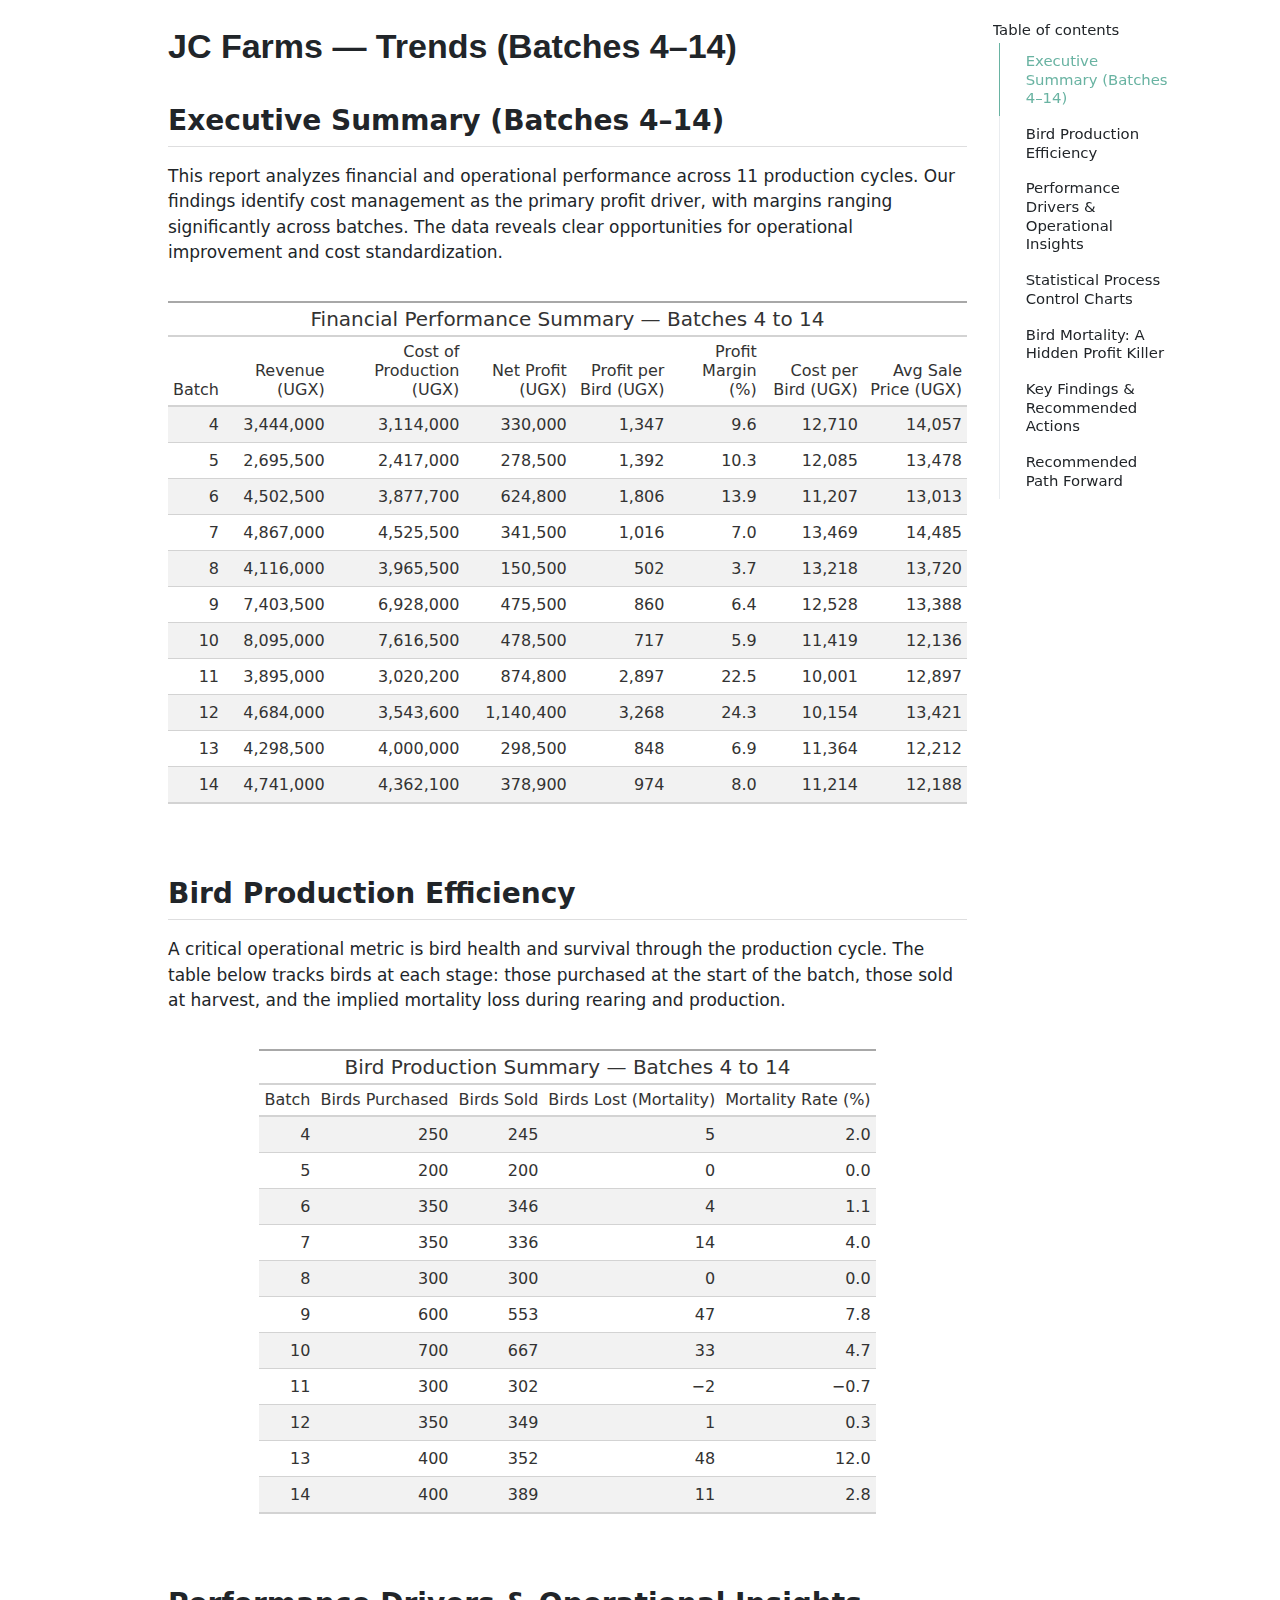
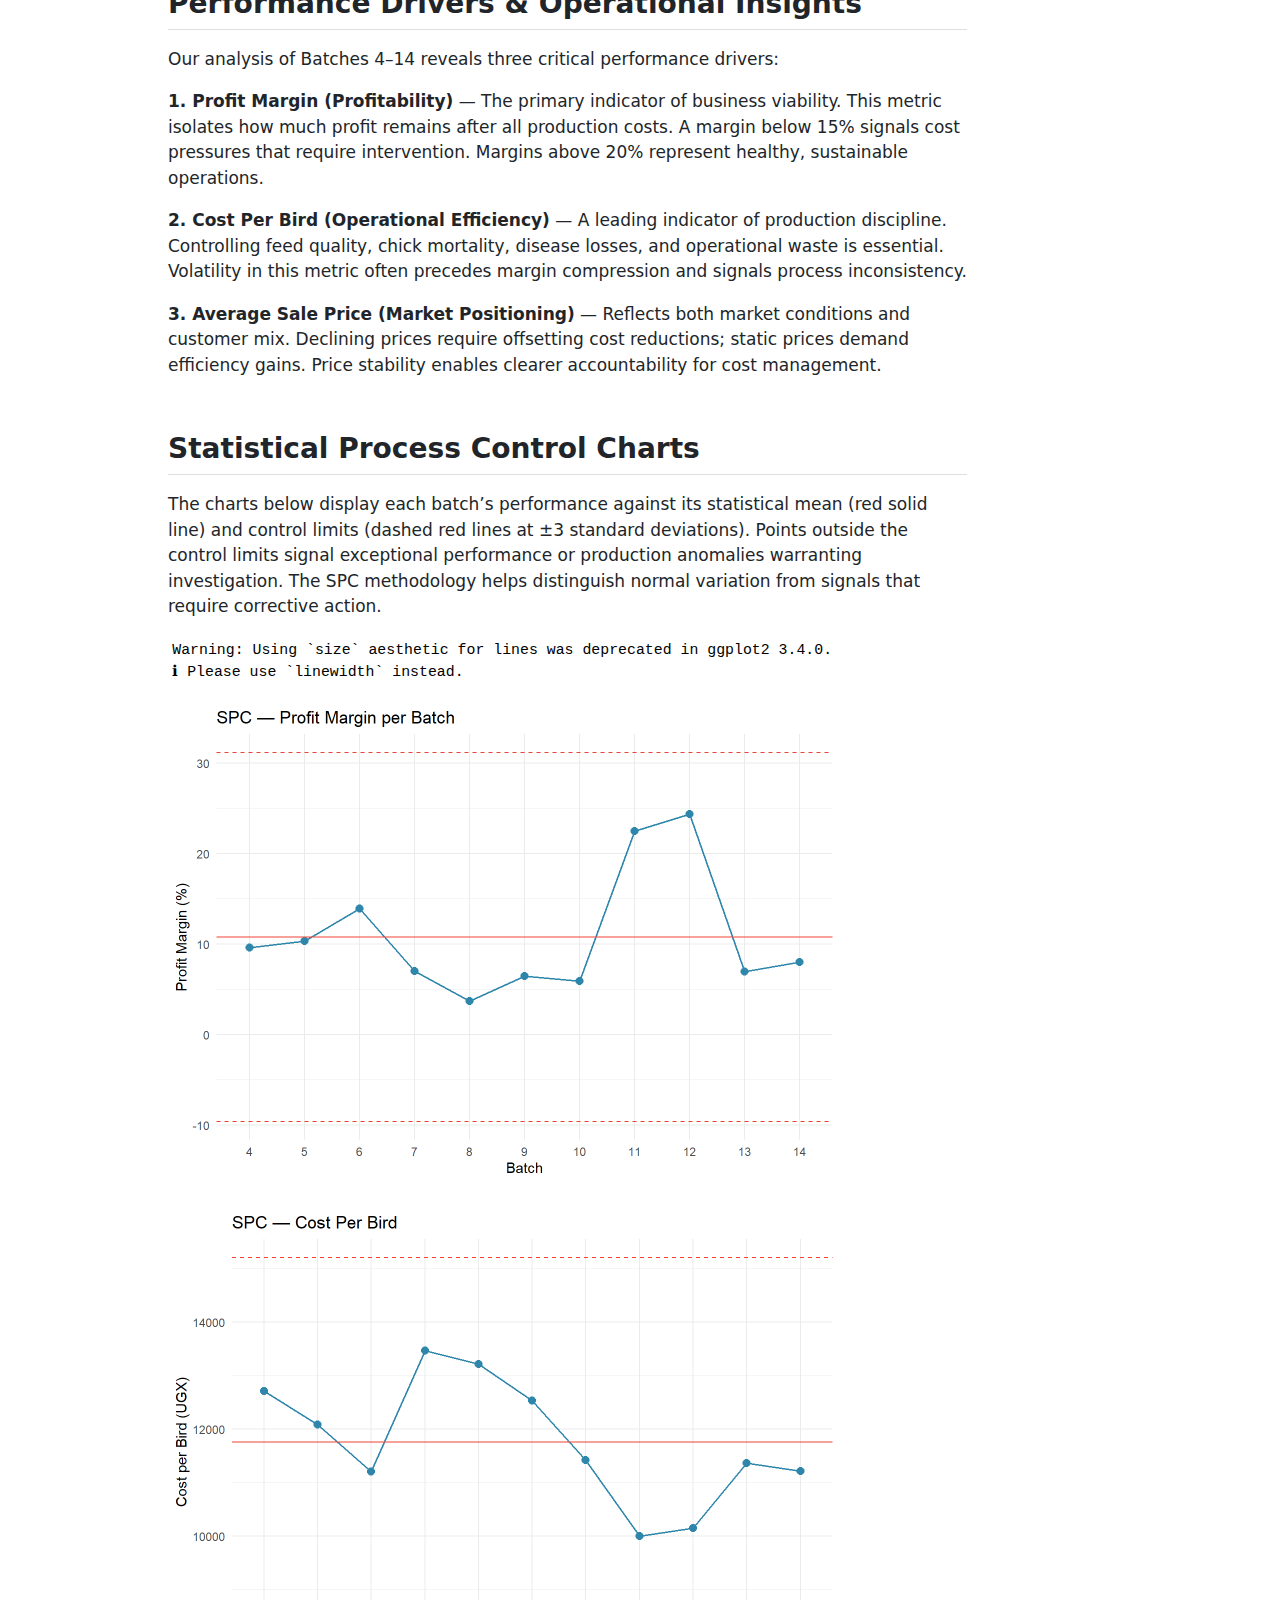
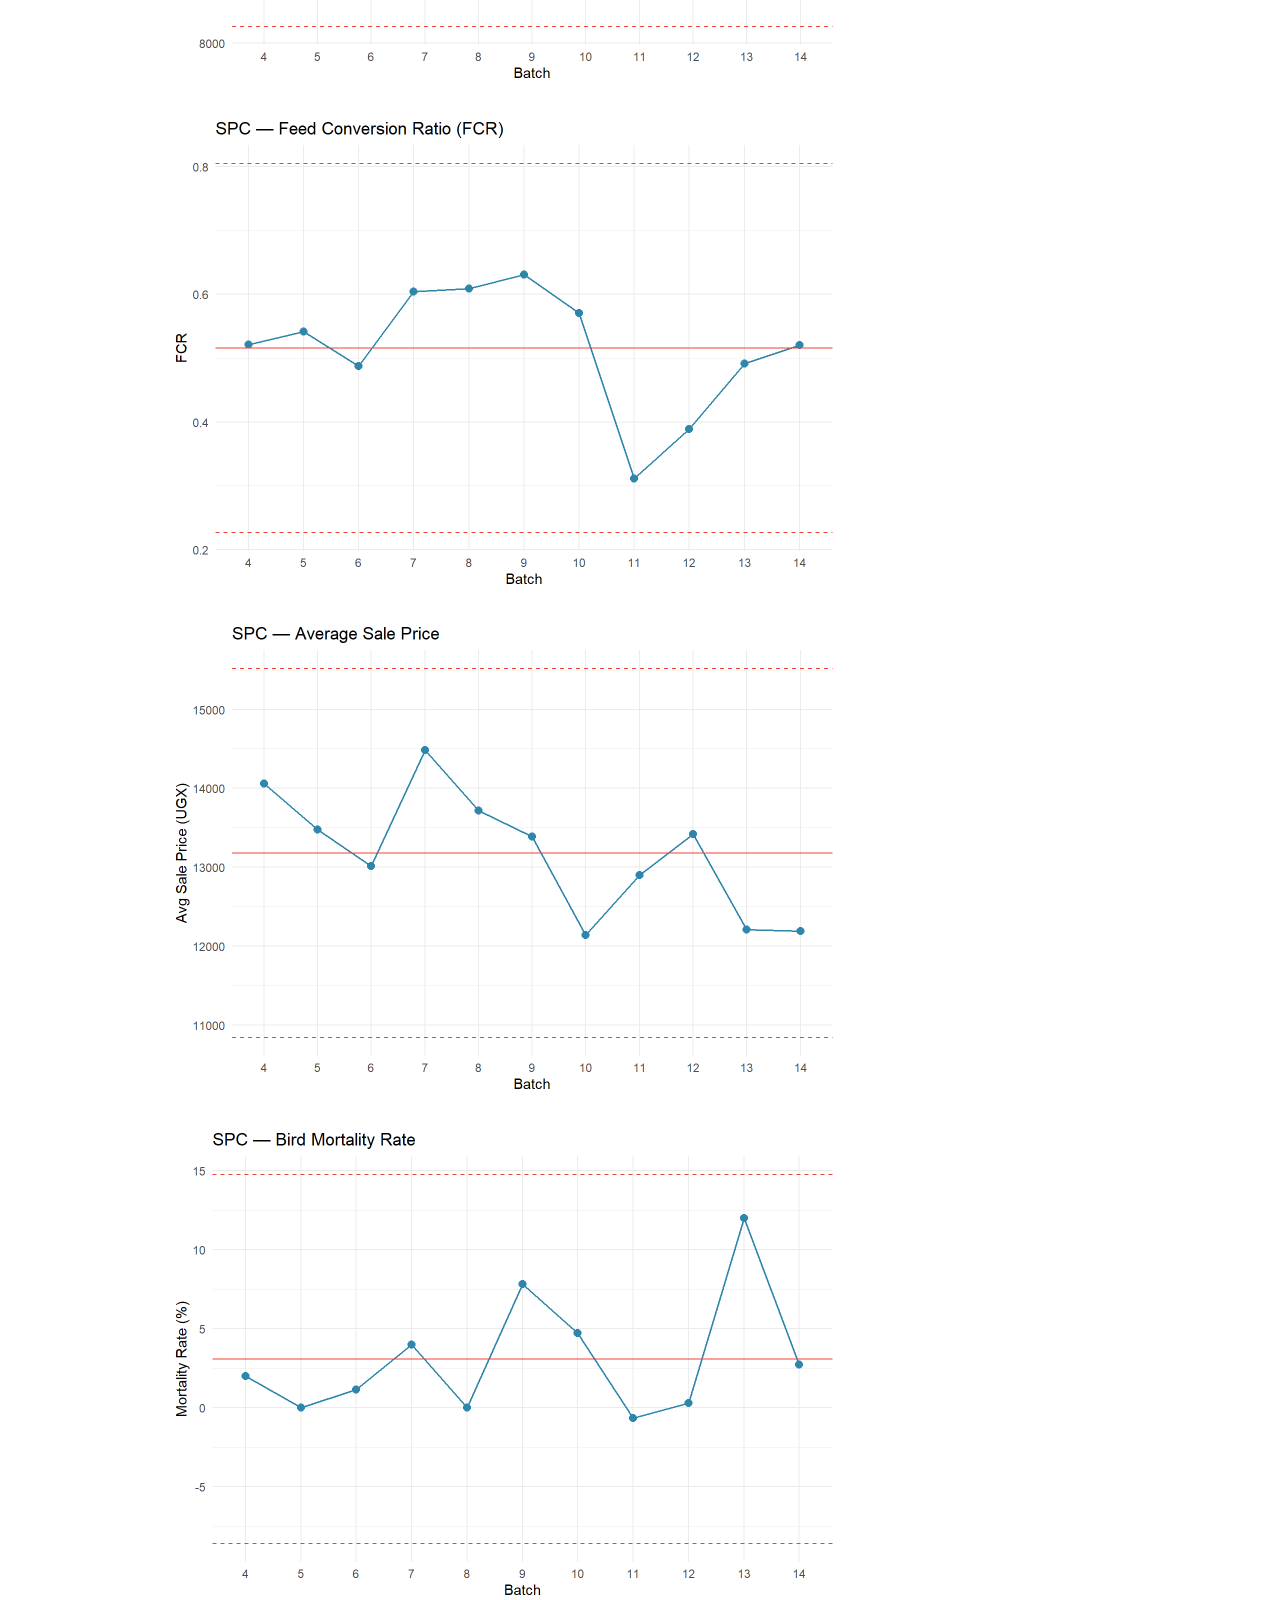
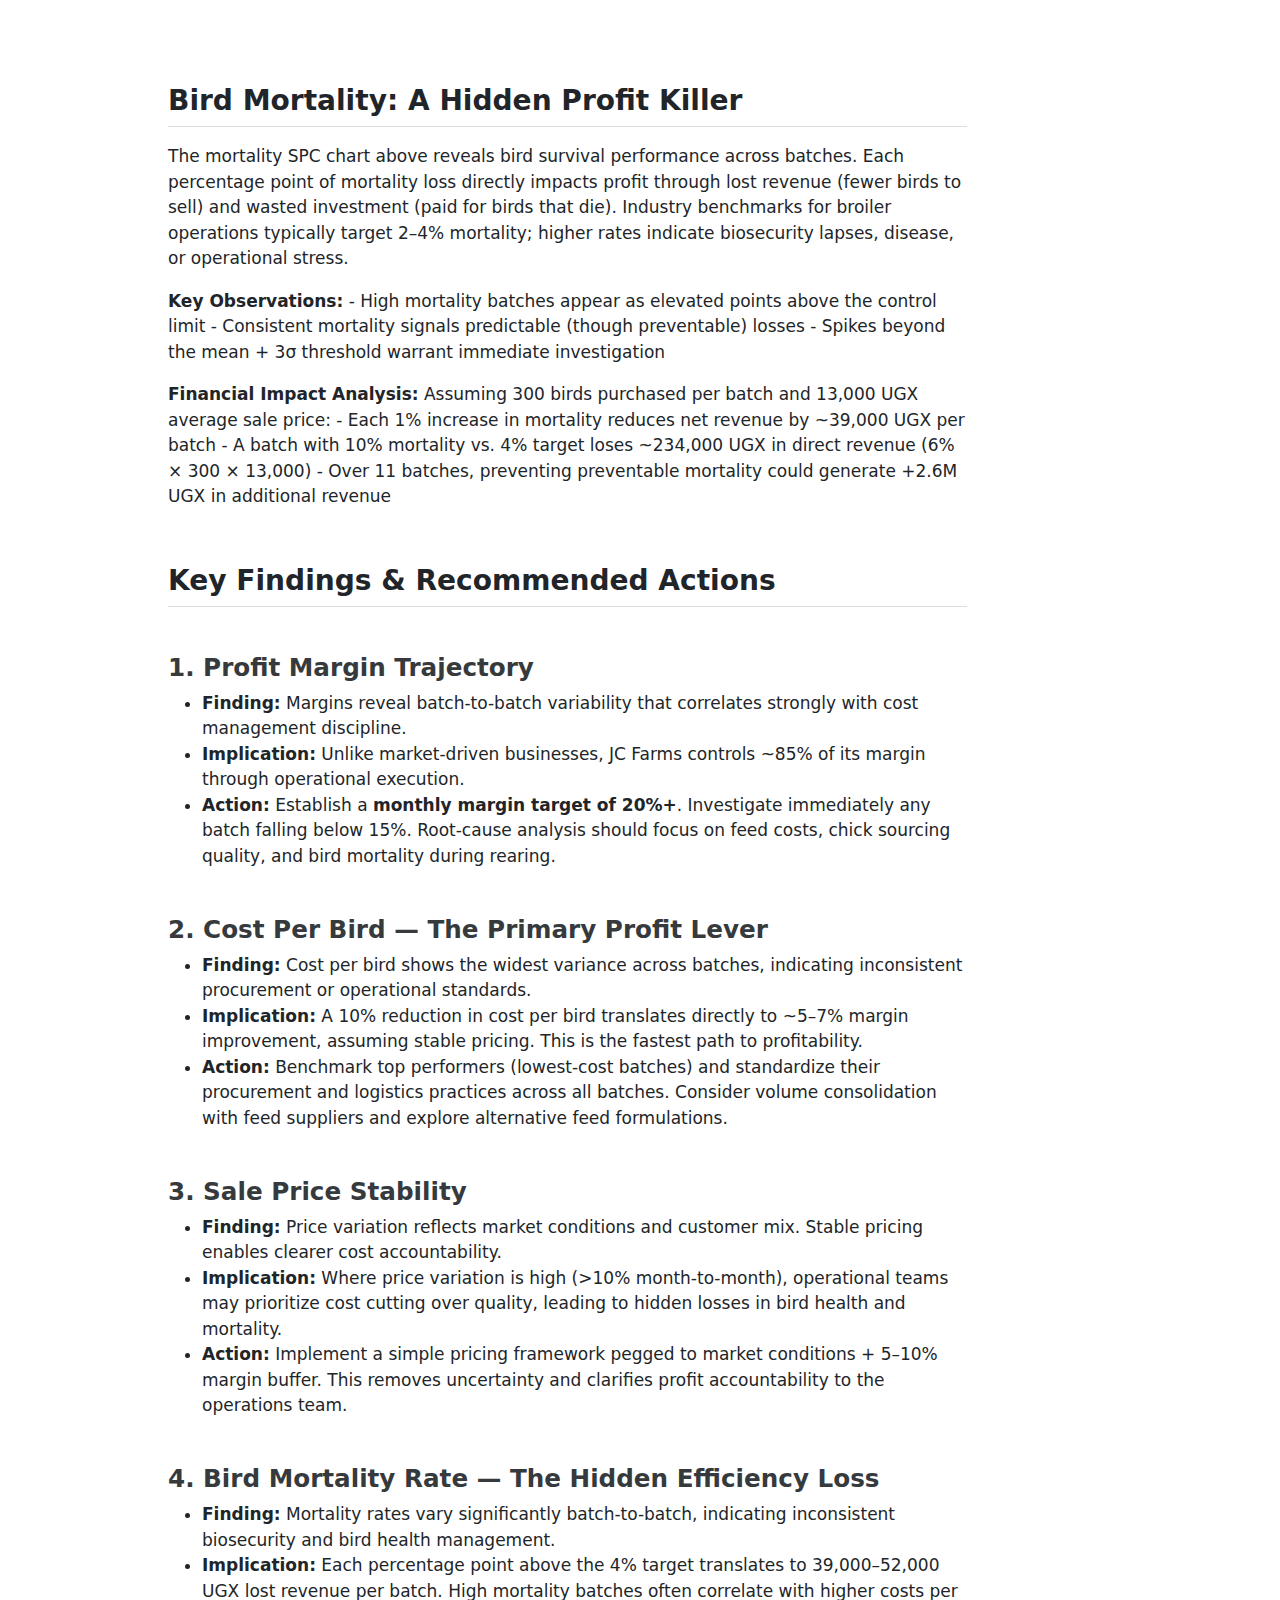
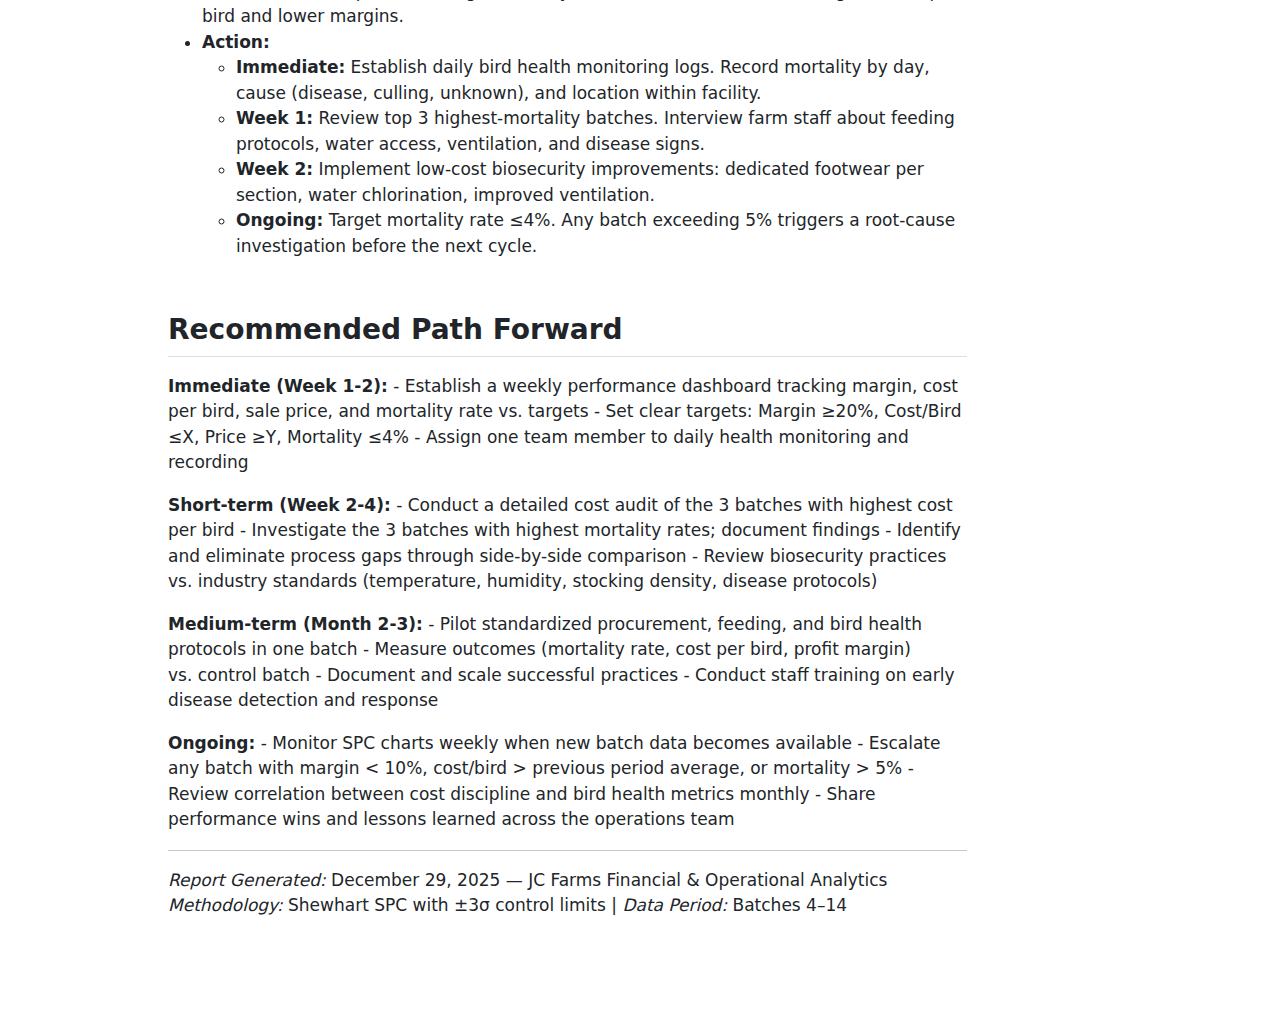
<file: dashboard/trends_jc_farms.html>
<!DOCTYPE html>
<html xmlns="http://www.w3.org/1999/xhtml" lang="en" xml:lang="en"><head>

<meta charset="utf-8">
<meta name="generator" content="quarto-1.7.32">

<meta name="viewport" content="width=device-width, initial-scale=1.0, user-scalable=yes">


<title>JC Farms — Trends (Batches 4–14)</title>
<style>
code{white-space: pre-wrap;}
span.smallcaps{font-variant: small-caps;}
div.columns{display: flex; gap: min(4vw, 1.5em);}
div.column{flex: auto; overflow-x: auto;}
div.hanging-indent{margin-left: 1.5em; text-indent: -1.5em;}
ul.task-list{list-style: none;}
ul.task-list li input[type="checkbox"] {
  width: 0.8em;
  margin: 0 0.8em 0.2em -1em; /* quarto-specific, see https://github.com/quarto-dev/quarto-cli/issues/4556 */ 
  vertical-align: middle;
}
</style>


<script src="trends_jc_farms_files/libs/clipboard/clipboard.min.js"></script>
<script src="trends_jc_farms_files/libs/quarto-html/quarto.js" type="module"></script>
<script src="trends_jc_farms_files/libs/quarto-html/tabsets/tabsets.js" type="module"></script>
<script src="trends_jc_farms_files/libs/quarto-html/popper.min.js"></script>
<script src="trends_jc_farms_files/libs/quarto-html/tippy.umd.min.js"></script>
<script src="trends_jc_farms_files/libs/quarto-html/anchor.min.js"></script>
<link href="trends_jc_farms_files/libs/quarto-html/tippy.css" rel="stylesheet">
<link href="trends_jc_farms_files/libs/quarto-html/quarto-syntax-highlighting-37eea08aefeeee20ff55810ff984fec1.css" rel="stylesheet" id="quarto-text-highlighting-styles">
<script src="trends_jc_farms_files/libs/bootstrap/bootstrap.min.js"></script>
<link href="trends_jc_farms_files/libs/bootstrap/bootstrap-icons.css" rel="stylesheet">
<link href="trends_jc_farms_files/libs/bootstrap/bootstrap-bb462d781dde1847d9e3ccf7736099dd.min.css" rel="stylesheet" append-hash="true" id="quarto-bootstrap" data-mode="light">


<link rel="stylesheet" href="style.css">
</head>

<body class="quarto-light">

<div id="quarto-content" class="page-columns page-rows-contents page-layout-article">
<div id="quarto-margin-sidebar" class="sidebar margin-sidebar">
  <nav id="TOC" role="doc-toc" class="toc-active">
    <h2 id="toc-title">Table of contents</h2>
   
  <ul>
  <li><a href="#executive-summary-batches-414" id="toc-executive-summary-batches-414" class="nav-link active" data-scroll-target="#executive-summary-batches-414">Executive Summary (Batches 4–14)</a></li>
  <li><a href="#bird-production-efficiency" id="toc-bird-production-efficiency" class="nav-link" data-scroll-target="#bird-production-efficiency">Bird Production Efficiency</a></li>
  <li><a href="#performance-drivers-operational-insights" id="toc-performance-drivers-operational-insights" class="nav-link" data-scroll-target="#performance-drivers-operational-insights">Performance Drivers &amp; Operational Insights</a></li>
  <li><a href="#statistical-process-control-charts" id="toc-statistical-process-control-charts" class="nav-link" data-scroll-target="#statistical-process-control-charts">Statistical Process Control Charts</a></li>
  <li><a href="#bird-mortality-a-hidden-profit-killer" id="toc-bird-mortality-a-hidden-profit-killer" class="nav-link" data-scroll-target="#bird-mortality-a-hidden-profit-killer">Bird Mortality: A Hidden Profit Killer</a></li>
  <li><a href="#key-findings-recommended-actions" id="toc-key-findings-recommended-actions" class="nav-link" data-scroll-target="#key-findings-recommended-actions">Key Findings &amp; Recommended Actions</a>
  <ul class="collapse">
  <li><a href="#profit-margin-trajectory" id="toc-profit-margin-trajectory" class="nav-link" data-scroll-target="#profit-margin-trajectory">1. Profit Margin Trajectory</a></li>
  <li><a href="#cost-per-bird-the-primary-profit-lever" id="toc-cost-per-bird-the-primary-profit-lever" class="nav-link" data-scroll-target="#cost-per-bird-the-primary-profit-lever">2. Cost Per Bird — The Primary Profit Lever</a></li>
  <li><a href="#sale-price-stability" id="toc-sale-price-stability" class="nav-link" data-scroll-target="#sale-price-stability">3. Sale Price Stability</a></li>
  <li><a href="#bird-mortality-rate-the-hidden-efficiency-loss" id="toc-bird-mortality-rate-the-hidden-efficiency-loss" class="nav-link" data-scroll-target="#bird-mortality-rate-the-hidden-efficiency-loss">4. Bird Mortality Rate — The Hidden Efficiency Loss</a></li>
  </ul></li>
  <li><a href="#recommended-path-forward" id="toc-recommended-path-forward" class="nav-link" data-scroll-target="#recommended-path-forward">Recommended Path Forward</a></li>
  </ul>
</nav>
</div>
<main class="content" id="quarto-document-content">

<header id="title-block-header" class="quarto-title-block default">
<div class="quarto-title">
<h1 class="title">JC Farms — Trends (Batches 4–14)</h1>
</div>



<div class="quarto-title-meta">

    
  
    
  </div>
  


</header>


<section id="executive-summary-batches-414" class="level2">
<h2 class="anchored" data-anchor-id="executive-summary-batches-414">Executive Summary (Batches 4–14)</h2>
<p>This report analyzes financial and operational performance across 11 production cycles. Our findings identify cost management as the primary profit driver, with margins ranging significantly across batches. The data reveals clear opportunities for operational improvement and cost standardization.</p>
<div class="cell">
<div class="cell-output-display">
<div id="jmkqtgmiic" style="padding-left:0px;padding-right:0px;padding-top:10px;padding-bottom:10px;overflow-x:auto;overflow-y:auto;width:auto;height:auto;">
<style>#jmkqtgmiic table {
  font-family: system-ui, 'Segoe UI', Roboto, Helvetica, Arial, sans-serif, 'Apple Color Emoji', 'Segoe UI Emoji', 'Segoe UI Symbol', 'Noto Color Emoji';
  -webkit-font-smoothing: antialiased;
  -moz-osx-font-smoothing: grayscale;
}

#jmkqtgmiic thead, #jmkqtgmiic tbody, #jmkqtgmiic tfoot, #jmkqtgmiic tr, #jmkqtgmiic td, #jmkqtgmiic th {
  border-style: none;
}

#jmkqtgmiic p {
  margin: 0;
  padding: 0;
}

#jmkqtgmiic .gt_table {
  display: table;
  border-collapse: collapse;
  line-height: normal;
  margin-left: auto;
  margin-right: auto;
  color: #333333;
  font-size: 16px;
  font-weight: normal;
  font-style: normal;
  background-color: #FFFFFF;
  width: auto;
  border-top-style: solid;
  border-top-width: 2px;
  border-top-color: #A8A8A8;
  border-right-style: none;
  border-right-width: 2px;
  border-right-color: #D3D3D3;
  border-bottom-style: solid;
  border-bottom-width: 2px;
  border-bottom-color: #A8A8A8;
  border-left-style: none;
  border-left-width: 2px;
  border-left-color: #D3D3D3;
}

#jmkqtgmiic .gt_caption {
  padding-top: 4px;
  padding-bottom: 4px;
}

#jmkqtgmiic .gt_title {
  color: #333333;
  font-size: 125%;
  font-weight: initial;
  padding-top: 4px;
  padding-bottom: 4px;
  padding-left: 5px;
  padding-right: 5px;
  border-bottom-color: #FFFFFF;
  border-bottom-width: 0;
}

#jmkqtgmiic .gt_subtitle {
  color: #333333;
  font-size: 85%;
  font-weight: initial;
  padding-top: 3px;
  padding-bottom: 5px;
  padding-left: 5px;
  padding-right: 5px;
  border-top-color: #FFFFFF;
  border-top-width: 0;
}

#jmkqtgmiic .gt_heading {
  background-color: #FFFFFF;
  text-align: center;
  border-bottom-color: #FFFFFF;
  border-left-style: none;
  border-left-width: 1px;
  border-left-color: #D3D3D3;
  border-right-style: none;
  border-right-width: 1px;
  border-right-color: #D3D3D3;
}

#jmkqtgmiic .gt_bottom_border {
  border-bottom-style: solid;
  border-bottom-width: 2px;
  border-bottom-color: #D3D3D3;
}

#jmkqtgmiic .gt_col_headings {
  border-top-style: solid;
  border-top-width: 2px;
  border-top-color: #D3D3D3;
  border-bottom-style: solid;
  border-bottom-width: 2px;
  border-bottom-color: #D3D3D3;
  border-left-style: none;
  border-left-width: 1px;
  border-left-color: #D3D3D3;
  border-right-style: none;
  border-right-width: 1px;
  border-right-color: #D3D3D3;
}

#jmkqtgmiic .gt_col_heading {
  color: #333333;
  background-color: #FFFFFF;
  font-size: 100%;
  font-weight: normal;
  text-transform: inherit;
  border-left-style: none;
  border-left-width: 1px;
  border-left-color: #D3D3D3;
  border-right-style: none;
  border-right-width: 1px;
  border-right-color: #D3D3D3;
  vertical-align: bottom;
  padding-top: 5px;
  padding-bottom: 6px;
  padding-left: 5px;
  padding-right: 5px;
  overflow-x: hidden;
}

#jmkqtgmiic .gt_column_spanner_outer {
  color: #333333;
  background-color: #FFFFFF;
  font-size: 100%;
  font-weight: normal;
  text-transform: inherit;
  padding-top: 0;
  padding-bottom: 0;
  padding-left: 4px;
  padding-right: 4px;
}

#jmkqtgmiic .gt_column_spanner_outer:first-child {
  padding-left: 0;
}

#jmkqtgmiic .gt_column_spanner_outer:last-child {
  padding-right: 0;
}

#jmkqtgmiic .gt_column_spanner {
  border-bottom-style: solid;
  border-bottom-width: 2px;
  border-bottom-color: #D3D3D3;
  vertical-align: bottom;
  padding-top: 5px;
  padding-bottom: 5px;
  overflow-x: hidden;
  display: inline-block;
  width: 100%;
}

#jmkqtgmiic .gt_spanner_row {
  border-bottom-style: hidden;
}

#jmkqtgmiic .gt_group_heading {
  padding-top: 8px;
  padding-bottom: 8px;
  padding-left: 5px;
  padding-right: 5px;
  color: #333333;
  background-color: #FFFFFF;
  font-size: 100%;
  font-weight: initial;
  text-transform: inherit;
  border-top-style: solid;
  border-top-width: 2px;
  border-top-color: #D3D3D3;
  border-bottom-style: solid;
  border-bottom-width: 2px;
  border-bottom-color: #D3D3D3;
  border-left-style: none;
  border-left-width: 1px;
  border-left-color: #D3D3D3;
  border-right-style: none;
  border-right-width: 1px;
  border-right-color: #D3D3D3;
  vertical-align: middle;
  text-align: left;
}

#jmkqtgmiic .gt_empty_group_heading {
  padding: 0.5px;
  color: #333333;
  background-color: #FFFFFF;
  font-size: 100%;
  font-weight: initial;
  border-top-style: solid;
  border-top-width: 2px;
  border-top-color: #D3D3D3;
  border-bottom-style: solid;
  border-bottom-width: 2px;
  border-bottom-color: #D3D3D3;
  vertical-align: middle;
}

#jmkqtgmiic .gt_from_md > :first-child {
  margin-top: 0;
}

#jmkqtgmiic .gt_from_md > :last-child {
  margin-bottom: 0;
}

#jmkqtgmiic .gt_row {
  padding-top: 8px;
  padding-bottom: 8px;
  padding-left: 5px;
  padding-right: 5px;
  margin: 10px;
  border-top-style: solid;
  border-top-width: 1px;
  border-top-color: #D3D3D3;
  border-left-style: none;
  border-left-width: 1px;
  border-left-color: #D3D3D3;
  border-right-style: none;
  border-right-width: 1px;
  border-right-color: #D3D3D3;
  vertical-align: middle;
  overflow-x: hidden;
}

#jmkqtgmiic .gt_stub {
  color: #333333;
  background-color: #FFFFFF;
  font-size: 100%;
  font-weight: initial;
  text-transform: inherit;
  border-right-style: solid;
  border-right-width: 2px;
  border-right-color: #D3D3D3;
  padding-left: 5px;
  padding-right: 5px;
}

#jmkqtgmiic .gt_stub_row_group {
  color: #333333;
  background-color: #FFFFFF;
  font-size: 100%;
  font-weight: initial;
  text-transform: inherit;
  border-right-style: solid;
  border-right-width: 2px;
  border-right-color: #D3D3D3;
  padding-left: 5px;
  padding-right: 5px;
  vertical-align: top;
}

#jmkqtgmiic .gt_row_group_first td {
  border-top-width: 2px;
}

#jmkqtgmiic .gt_row_group_first th {
  border-top-width: 2px;
}

#jmkqtgmiic .gt_summary_row {
  color: #333333;
  background-color: #FFFFFF;
  text-transform: inherit;
  padding-top: 8px;
  padding-bottom: 8px;
  padding-left: 5px;
  padding-right: 5px;
}

#jmkqtgmiic .gt_first_summary_row {
  border-top-style: solid;
  border-top-color: #D3D3D3;
}

#jmkqtgmiic .gt_first_summary_row.thick {
  border-top-width: 2px;
}

#jmkqtgmiic .gt_last_summary_row {
  padding-top: 8px;
  padding-bottom: 8px;
  padding-left: 5px;
  padding-right: 5px;
  border-bottom-style: solid;
  border-bottom-width: 2px;
  border-bottom-color: #D3D3D3;
}

#jmkqtgmiic .gt_grand_summary_row {
  color: #333333;
  background-color: #FFFFFF;
  text-transform: inherit;
  padding-top: 8px;
  padding-bottom: 8px;
  padding-left: 5px;
  padding-right: 5px;
}

#jmkqtgmiic .gt_first_grand_summary_row {
  padding-top: 8px;
  padding-bottom: 8px;
  padding-left: 5px;
  padding-right: 5px;
  border-top-style: double;
  border-top-width: 6px;
  border-top-color: #D3D3D3;
}

#jmkqtgmiic .gt_last_grand_summary_row_top {
  padding-top: 8px;
  padding-bottom: 8px;
  padding-left: 5px;
  padding-right: 5px;
  border-bottom-style: double;
  border-bottom-width: 6px;
  border-bottom-color: #D3D3D3;
}

#jmkqtgmiic .gt_striped {
  background-color: rgba(128, 128, 128, 0.05);
}

#jmkqtgmiic .gt_table_body {
  border-top-style: solid;
  border-top-width: 2px;
  border-top-color: #D3D3D3;
  border-bottom-style: solid;
  border-bottom-width: 2px;
  border-bottom-color: #D3D3D3;
}

#jmkqtgmiic .gt_footnotes {
  color: #333333;
  background-color: #FFFFFF;
  border-bottom-style: none;
  border-bottom-width: 2px;
  border-bottom-color: #D3D3D3;
  border-left-style: none;
  border-left-width: 2px;
  border-left-color: #D3D3D3;
  border-right-style: none;
  border-right-width: 2px;
  border-right-color: #D3D3D3;
}

#jmkqtgmiic .gt_footnote {
  margin: 0px;
  font-size: 90%;
  padding-top: 4px;
  padding-bottom: 4px;
  padding-left: 5px;
  padding-right: 5px;
}

#jmkqtgmiic .gt_sourcenotes {
  color: #333333;
  background-color: #FFFFFF;
  border-bottom-style: none;
  border-bottom-width: 2px;
  border-bottom-color: #D3D3D3;
  border-left-style: none;
  border-left-width: 2px;
  border-left-color: #D3D3D3;
  border-right-style: none;
  border-right-width: 2px;
  border-right-color: #D3D3D3;
}

#jmkqtgmiic .gt_sourcenote {
  font-size: 90%;
  padding-top: 4px;
  padding-bottom: 4px;
  padding-left: 5px;
  padding-right: 5px;
}

#jmkqtgmiic .gt_left {
  text-align: left;
}

#jmkqtgmiic .gt_center {
  text-align: center;
}

#jmkqtgmiic .gt_right {
  text-align: right;
  font-variant-numeric: tabular-nums;
}

#jmkqtgmiic .gt_font_normal {
  font-weight: normal;
}

#jmkqtgmiic .gt_font_bold {
  font-weight: bold;
}

#jmkqtgmiic .gt_font_italic {
  font-style: italic;
}

#jmkqtgmiic .gt_super {
  font-size: 65%;
}

#jmkqtgmiic .gt_footnote_marks {
  font-size: 75%;
  vertical-align: 0.4em;
  position: initial;
}

#jmkqtgmiic .gt_asterisk {
  font-size: 100%;
  vertical-align: 0;
}

#jmkqtgmiic .gt_indent_1 {
  text-indent: 5px;
}

#jmkqtgmiic .gt_indent_2 {
  text-indent: 10px;
}

#jmkqtgmiic .gt_indent_3 {
  text-indent: 15px;
}

#jmkqtgmiic .gt_indent_4 {
  text-indent: 20px;
}

#jmkqtgmiic .gt_indent_5 {
  text-indent: 25px;
}

#jmkqtgmiic .katex-display {
  display: inline-flex !important;
  margin-bottom: 0.75em !important;
}

#jmkqtgmiic div.Reactable > div.rt-table > div.rt-thead > div.rt-tr.rt-tr-group-header > div.rt-th-group:after {
  height: 0px !important;
}
</style>

<table class="gt_table caption-top table table-sm table-striped small" data-quarto-postprocess="true" data-quarto-disable-processing="false" data-quarto-bootstrap="false">
<thead>
<tr class="gt_heading header">
<th colspan="8" class="gt_heading gt_title gt_font_normal gt_bottom_border">Financial Performance Summary — Batches 4 to 14</th>
</tr>
<tr class="gt_col_headings even">
<th id="Batch" class="gt_col_heading gt_columns_bottom_border gt_right" data-quarto-table-cell-role="th" scope="col">Batch</th>
<th id="Revenue (UGX)" class="gt_col_heading gt_columns_bottom_border gt_right" data-quarto-table-cell-role="th" scope="col">Revenue (UGX)</th>
<th id="Cost of Production (UGX)" class="gt_col_heading gt_columns_bottom_border gt_right" data-quarto-table-cell-role="th" scope="col">Cost of Production (UGX)</th>
<th id="Net Profit (UGX)" class="gt_col_heading gt_columns_bottom_border gt_right" data-quarto-table-cell-role="th" scope="col">Net Profit (UGX)</th>
<th id="Profit per Bird (UGX)" class="gt_col_heading gt_columns_bottom_border gt_right" data-quarto-table-cell-role="th" scope="col">Profit per Bird (UGX)</th>
<th id="Profit Margin (%)" class="gt_col_heading gt_columns_bottom_border gt_right" data-quarto-table-cell-role="th" scope="col">Profit Margin (%)</th>
<th id="Cost per Bird (UGX)" class="gt_col_heading gt_columns_bottom_border gt_right" data-quarto-table-cell-role="th" scope="col">Cost per Bird (UGX)</th>
<th id="Avg Sale Price (UGX)" class="gt_col_heading gt_columns_bottom_border gt_right" data-quarto-table-cell-role="th" scope="col">Avg Sale Price (UGX)</th>
</tr>
</thead>
<tbody class="gt_table_body">
<tr class="odd">
<td class="gt_row gt_right" headers="Batch">4</td>
<td class="gt_row gt_right" headers="revenue">3,444,000</td>
<td class="gt_row gt_right" headers="cost">3,114,000</td>
<td class="gt_row gt_right" headers="profit">330,000</td>
<td class="gt_row gt_right" headers="profit_per_bird">1,347</td>
<td class="gt_row gt_right" headers="profit_margin">9.6</td>
<td class="gt_row gt_right" headers="cost_per_bird">12,710</td>
<td class="gt_row gt_right" headers="avg_sale_price">14,057</td>
</tr>
<tr class="even">
<td class="gt_row gt_right" headers="Batch">5</td>
<td class="gt_row gt_right" headers="revenue">2,695,500</td>
<td class="gt_row gt_right" headers="cost">2,417,000</td>
<td class="gt_row gt_right" headers="profit">278,500</td>
<td class="gt_row gt_right" headers="profit_per_bird">1,392</td>
<td class="gt_row gt_right" headers="profit_margin">10.3</td>
<td class="gt_row gt_right" headers="cost_per_bird">12,085</td>
<td class="gt_row gt_right" headers="avg_sale_price">13,478</td>
</tr>
<tr class="odd">
<td class="gt_row gt_right" headers="Batch">6</td>
<td class="gt_row gt_right" headers="revenue">4,502,500</td>
<td class="gt_row gt_right" headers="cost">3,877,700</td>
<td class="gt_row gt_right" headers="profit">624,800</td>
<td class="gt_row gt_right" headers="profit_per_bird">1,806</td>
<td class="gt_row gt_right" headers="profit_margin">13.9</td>
<td class="gt_row gt_right" headers="cost_per_bird">11,207</td>
<td class="gt_row gt_right" headers="avg_sale_price">13,013</td>
</tr>
<tr class="even">
<td class="gt_row gt_right" headers="Batch">7</td>
<td class="gt_row gt_right" headers="revenue">4,867,000</td>
<td class="gt_row gt_right" headers="cost">4,525,500</td>
<td class="gt_row gt_right" headers="profit">341,500</td>
<td class="gt_row gt_right" headers="profit_per_bird">1,016</td>
<td class="gt_row gt_right" headers="profit_margin">7.0</td>
<td class="gt_row gt_right" headers="cost_per_bird">13,469</td>
<td class="gt_row gt_right" headers="avg_sale_price">14,485</td>
</tr>
<tr class="odd">
<td class="gt_row gt_right" headers="Batch">8</td>
<td class="gt_row gt_right" headers="revenue">4,116,000</td>
<td class="gt_row gt_right" headers="cost">3,965,500</td>
<td class="gt_row gt_right" headers="profit">150,500</td>
<td class="gt_row gt_right" headers="profit_per_bird">502</td>
<td class="gt_row gt_right" headers="profit_margin">3.7</td>
<td class="gt_row gt_right" headers="cost_per_bird">13,218</td>
<td class="gt_row gt_right" headers="avg_sale_price">13,720</td>
</tr>
<tr class="even">
<td class="gt_row gt_right" headers="Batch">9</td>
<td class="gt_row gt_right" headers="revenue">7,403,500</td>
<td class="gt_row gt_right" headers="cost">6,928,000</td>
<td class="gt_row gt_right" headers="profit">475,500</td>
<td class="gt_row gt_right" headers="profit_per_bird">860</td>
<td class="gt_row gt_right" headers="profit_margin">6.4</td>
<td class="gt_row gt_right" headers="cost_per_bird">12,528</td>
<td class="gt_row gt_right" headers="avg_sale_price">13,388</td>
</tr>
<tr class="odd">
<td class="gt_row gt_right" headers="Batch">10</td>
<td class="gt_row gt_right" headers="revenue">8,095,000</td>
<td class="gt_row gt_right" headers="cost">7,616,500</td>
<td class="gt_row gt_right" headers="profit">478,500</td>
<td class="gt_row gt_right" headers="profit_per_bird">717</td>
<td class="gt_row gt_right" headers="profit_margin">5.9</td>
<td class="gt_row gt_right" headers="cost_per_bird">11,419</td>
<td class="gt_row gt_right" headers="avg_sale_price">12,136</td>
</tr>
<tr class="even">
<td class="gt_row gt_right" headers="Batch">11</td>
<td class="gt_row gt_right" headers="revenue">3,895,000</td>
<td class="gt_row gt_right" headers="cost">3,020,200</td>
<td class="gt_row gt_right" headers="profit">874,800</td>
<td class="gt_row gt_right" headers="profit_per_bird">2,897</td>
<td class="gt_row gt_right" headers="profit_margin">22.5</td>
<td class="gt_row gt_right" headers="cost_per_bird">10,001</td>
<td class="gt_row gt_right" headers="avg_sale_price">12,897</td>
</tr>
<tr class="odd">
<td class="gt_row gt_right" headers="Batch">12</td>
<td class="gt_row gt_right" headers="revenue">4,684,000</td>
<td class="gt_row gt_right" headers="cost">3,543,600</td>
<td class="gt_row gt_right" headers="profit">1,140,400</td>
<td class="gt_row gt_right" headers="profit_per_bird">3,268</td>
<td class="gt_row gt_right" headers="profit_margin">24.3</td>
<td class="gt_row gt_right" headers="cost_per_bird">10,154</td>
<td class="gt_row gt_right" headers="avg_sale_price">13,421</td>
</tr>
<tr class="even">
<td class="gt_row gt_right" headers="Batch">13</td>
<td class="gt_row gt_right" headers="revenue">4,298,500</td>
<td class="gt_row gt_right" headers="cost">4,000,000</td>
<td class="gt_row gt_right" headers="profit">298,500</td>
<td class="gt_row gt_right" headers="profit_per_bird">848</td>
<td class="gt_row gt_right" headers="profit_margin">6.9</td>
<td class="gt_row gt_right" headers="cost_per_bird">11,364</td>
<td class="gt_row gt_right" headers="avg_sale_price">12,212</td>
</tr>
<tr class="odd">
<td class="gt_row gt_right" headers="Batch">14</td>
<td class="gt_row gt_right" headers="revenue">4,741,000</td>
<td class="gt_row gt_right" headers="cost">4,362,100</td>
<td class="gt_row gt_right" headers="profit">378,900</td>
<td class="gt_row gt_right" headers="profit_per_bird">974</td>
<td class="gt_row gt_right" headers="profit_margin">8.0</td>
<td class="gt_row gt_right" headers="cost_per_bird">11,214</td>
<td class="gt_row gt_right" headers="avg_sale_price">12,188</td>
</tr>
</tbody>
</table>

</div>
</div>
</div>
</section>
<section id="bird-production-efficiency" class="level2">
<h2 class="anchored" data-anchor-id="bird-production-efficiency">Bird Production Efficiency</h2>
<p>A critical operational metric is bird health and survival through the production cycle. The table below tracks birds at each stage: those purchased at the start of the batch, those sold at harvest, and the implied mortality loss during rearing and production.</p>
<div class="cell">
<div class="cell-output-display">
<div id="vcslawozbv" style="padding-left:0px;padding-right:0px;padding-top:10px;padding-bottom:10px;overflow-x:auto;overflow-y:auto;width:auto;height:auto;">
<style>#vcslawozbv table {
  font-family: system-ui, 'Segoe UI', Roboto, Helvetica, Arial, sans-serif, 'Apple Color Emoji', 'Segoe UI Emoji', 'Segoe UI Symbol', 'Noto Color Emoji';
  -webkit-font-smoothing: antialiased;
  -moz-osx-font-smoothing: grayscale;
}

#vcslawozbv thead, #vcslawozbv tbody, #vcslawozbv tfoot, #vcslawozbv tr, #vcslawozbv td, #vcslawozbv th {
  border-style: none;
}

#vcslawozbv p {
  margin: 0;
  padding: 0;
}

#vcslawozbv .gt_table {
  display: table;
  border-collapse: collapse;
  line-height: normal;
  margin-left: auto;
  margin-right: auto;
  color: #333333;
  font-size: 16px;
  font-weight: normal;
  font-style: normal;
  background-color: #FFFFFF;
  width: auto;
  border-top-style: solid;
  border-top-width: 2px;
  border-top-color: #A8A8A8;
  border-right-style: none;
  border-right-width: 2px;
  border-right-color: #D3D3D3;
  border-bottom-style: solid;
  border-bottom-width: 2px;
  border-bottom-color: #A8A8A8;
  border-left-style: none;
  border-left-width: 2px;
  border-left-color: #D3D3D3;
}

#vcslawozbv .gt_caption {
  padding-top: 4px;
  padding-bottom: 4px;
}

#vcslawozbv .gt_title {
  color: #333333;
  font-size: 125%;
  font-weight: initial;
  padding-top: 4px;
  padding-bottom: 4px;
  padding-left: 5px;
  padding-right: 5px;
  border-bottom-color: #FFFFFF;
  border-bottom-width: 0;
}

#vcslawozbv .gt_subtitle {
  color: #333333;
  font-size: 85%;
  font-weight: initial;
  padding-top: 3px;
  padding-bottom: 5px;
  padding-left: 5px;
  padding-right: 5px;
  border-top-color: #FFFFFF;
  border-top-width: 0;
}

#vcslawozbv .gt_heading {
  background-color: #FFFFFF;
  text-align: center;
  border-bottom-color: #FFFFFF;
  border-left-style: none;
  border-left-width: 1px;
  border-left-color: #D3D3D3;
  border-right-style: none;
  border-right-width: 1px;
  border-right-color: #D3D3D3;
}

#vcslawozbv .gt_bottom_border {
  border-bottom-style: solid;
  border-bottom-width: 2px;
  border-bottom-color: #D3D3D3;
}

#vcslawozbv .gt_col_headings {
  border-top-style: solid;
  border-top-width: 2px;
  border-top-color: #D3D3D3;
  border-bottom-style: solid;
  border-bottom-width: 2px;
  border-bottom-color: #D3D3D3;
  border-left-style: none;
  border-left-width: 1px;
  border-left-color: #D3D3D3;
  border-right-style: none;
  border-right-width: 1px;
  border-right-color: #D3D3D3;
}

#vcslawozbv .gt_col_heading {
  color: #333333;
  background-color: #FFFFFF;
  font-size: 100%;
  font-weight: normal;
  text-transform: inherit;
  border-left-style: none;
  border-left-width: 1px;
  border-left-color: #D3D3D3;
  border-right-style: none;
  border-right-width: 1px;
  border-right-color: #D3D3D3;
  vertical-align: bottom;
  padding-top: 5px;
  padding-bottom: 6px;
  padding-left: 5px;
  padding-right: 5px;
  overflow-x: hidden;
}

#vcslawozbv .gt_column_spanner_outer {
  color: #333333;
  background-color: #FFFFFF;
  font-size: 100%;
  font-weight: normal;
  text-transform: inherit;
  padding-top: 0;
  padding-bottom: 0;
  padding-left: 4px;
  padding-right: 4px;
}

#vcslawozbv .gt_column_spanner_outer:first-child {
  padding-left: 0;
}

#vcslawozbv .gt_column_spanner_outer:last-child {
  padding-right: 0;
}

#vcslawozbv .gt_column_spanner {
  border-bottom-style: solid;
  border-bottom-width: 2px;
  border-bottom-color: #D3D3D3;
  vertical-align: bottom;
  padding-top: 5px;
  padding-bottom: 5px;
  overflow-x: hidden;
  display: inline-block;
  width: 100%;
}

#vcslawozbv .gt_spanner_row {
  border-bottom-style: hidden;
}

#vcslawozbv .gt_group_heading {
  padding-top: 8px;
  padding-bottom: 8px;
  padding-left: 5px;
  padding-right: 5px;
  color: #333333;
  background-color: #FFFFFF;
  font-size: 100%;
  font-weight: initial;
  text-transform: inherit;
  border-top-style: solid;
  border-top-width: 2px;
  border-top-color: #D3D3D3;
  border-bottom-style: solid;
  border-bottom-width: 2px;
  border-bottom-color: #D3D3D3;
  border-left-style: none;
  border-left-width: 1px;
  border-left-color: #D3D3D3;
  border-right-style: none;
  border-right-width: 1px;
  border-right-color: #D3D3D3;
  vertical-align: middle;
  text-align: left;
}

#vcslawozbv .gt_empty_group_heading {
  padding: 0.5px;
  color: #333333;
  background-color: #FFFFFF;
  font-size: 100%;
  font-weight: initial;
  border-top-style: solid;
  border-top-width: 2px;
  border-top-color: #D3D3D3;
  border-bottom-style: solid;
  border-bottom-width: 2px;
  border-bottom-color: #D3D3D3;
  vertical-align: middle;
}

#vcslawozbv .gt_from_md > :first-child {
  margin-top: 0;
}

#vcslawozbv .gt_from_md > :last-child {
  margin-bottom: 0;
}

#vcslawozbv .gt_row {
  padding-top: 8px;
  padding-bottom: 8px;
  padding-left: 5px;
  padding-right: 5px;
  margin: 10px;
  border-top-style: solid;
  border-top-width: 1px;
  border-top-color: #D3D3D3;
  border-left-style: none;
  border-left-width: 1px;
  border-left-color: #D3D3D3;
  border-right-style: none;
  border-right-width: 1px;
  border-right-color: #D3D3D3;
  vertical-align: middle;
  overflow-x: hidden;
}

#vcslawozbv .gt_stub {
  color: #333333;
  background-color: #FFFFFF;
  font-size: 100%;
  font-weight: initial;
  text-transform: inherit;
  border-right-style: solid;
  border-right-width: 2px;
  border-right-color: #D3D3D3;
  padding-left: 5px;
  padding-right: 5px;
}

#vcslawozbv .gt_stub_row_group {
  color: #333333;
  background-color: #FFFFFF;
  font-size: 100%;
  font-weight: initial;
  text-transform: inherit;
  border-right-style: solid;
  border-right-width: 2px;
  border-right-color: #D3D3D3;
  padding-left: 5px;
  padding-right: 5px;
  vertical-align: top;
}

#vcslawozbv .gt_row_group_first td {
  border-top-width: 2px;
}

#vcslawozbv .gt_row_group_first th {
  border-top-width: 2px;
}

#vcslawozbv .gt_summary_row {
  color: #333333;
  background-color: #FFFFFF;
  text-transform: inherit;
  padding-top: 8px;
  padding-bottom: 8px;
  padding-left: 5px;
  padding-right: 5px;
}

#vcslawozbv .gt_first_summary_row {
  border-top-style: solid;
  border-top-color: #D3D3D3;
}

#vcslawozbv .gt_first_summary_row.thick {
  border-top-width: 2px;
}

#vcslawozbv .gt_last_summary_row {
  padding-top: 8px;
  padding-bottom: 8px;
  padding-left: 5px;
  padding-right: 5px;
  border-bottom-style: solid;
  border-bottom-width: 2px;
  border-bottom-color: #D3D3D3;
}

#vcslawozbv .gt_grand_summary_row {
  color: #333333;
  background-color: #FFFFFF;
  text-transform: inherit;
  padding-top: 8px;
  padding-bottom: 8px;
  padding-left: 5px;
  padding-right: 5px;
}

#vcslawozbv .gt_first_grand_summary_row {
  padding-top: 8px;
  padding-bottom: 8px;
  padding-left: 5px;
  padding-right: 5px;
  border-top-style: double;
  border-top-width: 6px;
  border-top-color: #D3D3D3;
}

#vcslawozbv .gt_last_grand_summary_row_top {
  padding-top: 8px;
  padding-bottom: 8px;
  padding-left: 5px;
  padding-right: 5px;
  border-bottom-style: double;
  border-bottom-width: 6px;
  border-bottom-color: #D3D3D3;
}

#vcslawozbv .gt_striped {
  background-color: rgba(128, 128, 128, 0.05);
}

#vcslawozbv .gt_table_body {
  border-top-style: solid;
  border-top-width: 2px;
  border-top-color: #D3D3D3;
  border-bottom-style: solid;
  border-bottom-width: 2px;
  border-bottom-color: #D3D3D3;
}

#vcslawozbv .gt_footnotes {
  color: #333333;
  background-color: #FFFFFF;
  border-bottom-style: none;
  border-bottom-width: 2px;
  border-bottom-color: #D3D3D3;
  border-left-style: none;
  border-left-width: 2px;
  border-left-color: #D3D3D3;
  border-right-style: none;
  border-right-width: 2px;
  border-right-color: #D3D3D3;
}

#vcslawozbv .gt_footnote {
  margin: 0px;
  font-size: 90%;
  padding-top: 4px;
  padding-bottom: 4px;
  padding-left: 5px;
  padding-right: 5px;
}

#vcslawozbv .gt_sourcenotes {
  color: #333333;
  background-color: #FFFFFF;
  border-bottom-style: none;
  border-bottom-width: 2px;
  border-bottom-color: #D3D3D3;
  border-left-style: none;
  border-left-width: 2px;
  border-left-color: #D3D3D3;
  border-right-style: none;
  border-right-width: 2px;
  border-right-color: #D3D3D3;
}

#vcslawozbv .gt_sourcenote {
  font-size: 90%;
  padding-top: 4px;
  padding-bottom: 4px;
  padding-left: 5px;
  padding-right: 5px;
}

#vcslawozbv .gt_left {
  text-align: left;
}

#vcslawozbv .gt_center {
  text-align: center;
}

#vcslawozbv .gt_right {
  text-align: right;
  font-variant-numeric: tabular-nums;
}

#vcslawozbv .gt_font_normal {
  font-weight: normal;
}

#vcslawozbv .gt_font_bold {
  font-weight: bold;
}

#vcslawozbv .gt_font_italic {
  font-style: italic;
}

#vcslawozbv .gt_super {
  font-size: 65%;
}

#vcslawozbv .gt_footnote_marks {
  font-size: 75%;
  vertical-align: 0.4em;
  position: initial;
}

#vcslawozbv .gt_asterisk {
  font-size: 100%;
  vertical-align: 0;
}

#vcslawozbv .gt_indent_1 {
  text-indent: 5px;
}

#vcslawozbv .gt_indent_2 {
  text-indent: 10px;
}

#vcslawozbv .gt_indent_3 {
  text-indent: 15px;
}

#vcslawozbv .gt_indent_4 {
  text-indent: 20px;
}

#vcslawozbv .gt_indent_5 {
  text-indent: 25px;
}

#vcslawozbv .katex-display {
  display: inline-flex !important;
  margin-bottom: 0.75em !important;
}

#vcslawozbv div.Reactable > div.rt-table > div.rt-thead > div.rt-tr.rt-tr-group-header > div.rt-th-group:after {
  height: 0px !important;
}
</style>

<table class="gt_table caption-top table table-sm table-striped small" data-quarto-postprocess="true" data-quarto-disable-processing="false" data-quarto-bootstrap="false">
<thead>
<tr class="gt_heading header">
<th colspan="5" class="gt_heading gt_title gt_font_normal gt_bottom_border">Bird Production Summary — Batches 4 to 14</th>
</tr>
<tr class="gt_col_headings even">
<th id="Batch" class="gt_col_heading gt_columns_bottom_border gt_right" data-quarto-table-cell-role="th" scope="col">Batch</th>
<th id="Birds Purchased" class="gt_col_heading gt_columns_bottom_border gt_right" data-quarto-table-cell-role="th" scope="col">Birds Purchased</th>
<th id="Birds Sold" class="gt_col_heading gt_columns_bottom_border gt_right" data-quarto-table-cell-role="th" scope="col">Birds Sold</th>
<th id="Birds Lost (Mortality)" class="gt_col_heading gt_columns_bottom_border gt_right" data-quarto-table-cell-role="th" scope="col">Birds Lost (Mortality)</th>
<th id="Mortality Rate (%)" class="gt_col_heading gt_columns_bottom_border gt_right" data-quarto-table-cell-role="th" scope="col">Mortality Rate (%)</th>
</tr>
</thead>
<tbody class="gt_table_body">
<tr class="odd">
<td class="gt_row gt_right" headers="Batch">4</td>
<td class="gt_row gt_right" headers="birds_purchased">250</td>
<td class="gt_row gt_right" headers="birds_sold">245</td>
<td class="gt_row gt_right" headers="birds_mortality">5</td>
<td class="gt_row gt_right" headers="mortality_rate">2.0</td>
</tr>
<tr class="even">
<td class="gt_row gt_right" headers="Batch">5</td>
<td class="gt_row gt_right" headers="birds_purchased">200</td>
<td class="gt_row gt_right" headers="birds_sold">200</td>
<td class="gt_row gt_right" headers="birds_mortality">0</td>
<td class="gt_row gt_right" headers="mortality_rate">0.0</td>
</tr>
<tr class="odd">
<td class="gt_row gt_right" headers="Batch">6</td>
<td class="gt_row gt_right" headers="birds_purchased">350</td>
<td class="gt_row gt_right" headers="birds_sold">346</td>
<td class="gt_row gt_right" headers="birds_mortality">4</td>
<td class="gt_row gt_right" headers="mortality_rate">1.1</td>
</tr>
<tr class="even">
<td class="gt_row gt_right" headers="Batch">7</td>
<td class="gt_row gt_right" headers="birds_purchased">350</td>
<td class="gt_row gt_right" headers="birds_sold">336</td>
<td class="gt_row gt_right" headers="birds_mortality">14</td>
<td class="gt_row gt_right" headers="mortality_rate">4.0</td>
</tr>
<tr class="odd">
<td class="gt_row gt_right" headers="Batch">8</td>
<td class="gt_row gt_right" headers="birds_purchased">300</td>
<td class="gt_row gt_right" headers="birds_sold">300</td>
<td class="gt_row gt_right" headers="birds_mortality">0</td>
<td class="gt_row gt_right" headers="mortality_rate">0.0</td>
</tr>
<tr class="even">
<td class="gt_row gt_right" headers="Batch">9</td>
<td class="gt_row gt_right" headers="birds_purchased">600</td>
<td class="gt_row gt_right" headers="birds_sold">553</td>
<td class="gt_row gt_right" headers="birds_mortality">47</td>
<td class="gt_row gt_right" headers="mortality_rate">7.8</td>
</tr>
<tr class="odd">
<td class="gt_row gt_right" headers="Batch">10</td>
<td class="gt_row gt_right" headers="birds_purchased">700</td>
<td class="gt_row gt_right" headers="birds_sold">667</td>
<td class="gt_row gt_right" headers="birds_mortality">33</td>
<td class="gt_row gt_right" headers="mortality_rate">4.7</td>
</tr>
<tr class="even">
<td class="gt_row gt_right" headers="Batch">11</td>
<td class="gt_row gt_right" headers="birds_purchased">300</td>
<td class="gt_row gt_right" headers="birds_sold">302</td>
<td class="gt_row gt_right" headers="birds_mortality">−2</td>
<td class="gt_row gt_right" headers="mortality_rate">−0.7</td>
</tr>
<tr class="odd">
<td class="gt_row gt_right" headers="Batch">12</td>
<td class="gt_row gt_right" headers="birds_purchased">350</td>
<td class="gt_row gt_right" headers="birds_sold">349</td>
<td class="gt_row gt_right" headers="birds_mortality">1</td>
<td class="gt_row gt_right" headers="mortality_rate">0.3</td>
</tr>
<tr class="even">
<td class="gt_row gt_right" headers="Batch">13</td>
<td class="gt_row gt_right" headers="birds_purchased">400</td>
<td class="gt_row gt_right" headers="birds_sold">352</td>
<td class="gt_row gt_right" headers="birds_mortality">48</td>
<td class="gt_row gt_right" headers="mortality_rate">12.0</td>
</tr>
<tr class="odd">
<td class="gt_row gt_right" headers="Batch">14</td>
<td class="gt_row gt_right" headers="birds_purchased">400</td>
<td class="gt_row gt_right" headers="birds_sold">389</td>
<td class="gt_row gt_right" headers="birds_mortality">11</td>
<td class="gt_row gt_right" headers="mortality_rate">2.8</td>
</tr>
</tbody>
</table>

</div>
</div>
</div>
</section>
<section id="performance-drivers-operational-insights" class="level2">
<h2 class="anchored" data-anchor-id="performance-drivers-operational-insights">Performance Drivers &amp; Operational Insights</h2>
<p>Our analysis of Batches 4–14 reveals three critical performance drivers:</p>
<p><strong>1. Profit Margin (Profitability)</strong> — The primary indicator of business viability. This metric isolates how much profit remains after all production costs. A margin below 15% signals cost pressures that require intervention. Margins above 20% represent healthy, sustainable operations.</p>
<p><strong>2. Cost Per Bird (Operational Efficiency)</strong> — A leading indicator of production discipline. Controlling feed quality, chick mortality, disease losses, and operational waste is essential. Volatility in this metric often precedes margin compression and signals process inconsistency.</p>
<p><strong>3. Average Sale Price (Market Positioning)</strong> — Reflects both market conditions and customer mix. Declining prices require offsetting cost reductions; static prices demand efficiency gains. Price stability enables clearer accountability for cost management.</p>
</section>
<section id="statistical-process-control-charts" class="level2">
<h2 class="anchored" data-anchor-id="statistical-process-control-charts">Statistical Process Control Charts</h2>
<p>The charts below display each batch’s performance against its statistical mean (red solid line) and control limits (dashed red lines at ±3 standard deviations). Points outside the control limits signal exceptional performance or production anomalies warranting investigation. The SPC methodology helps distinguish normal variation from signals that require corrective action.</p>
<div class="cell">
<div class="cell-output cell-output-stderr">
<pre><code>Warning: Using `size` aesthetic for lines was deprecated in ggplot2 3.4.0.
ℹ Please use `linewidth` instead.</code></pre>
</div>
<div class="cell-output-display">
<div>
<figure class="figure">
<p><img src="trends_jc_farms_files/figure-html/unnamed-chunk-4-1.png" class="img-fluid figure-img" width="672"></p>
</figure>
</div>
</div>
<div class="cell-output-display">
<div>
<figure class="figure">
<p><img src="trends_jc_farms_files/figure-html/unnamed-chunk-4-2.png" class="img-fluid figure-img" width="672"></p>
</figure>
</div>
</div>
<div class="cell-output-display">
<div>
<figure class="figure">
<p><img src="trends_jc_farms_files/figure-html/unnamed-chunk-4-3.png" class="img-fluid figure-img" width="672"></p>
</figure>
</div>
</div>
<div class="cell-output-display">
<div>
<figure class="figure">
<p><img src="trends_jc_farms_files/figure-html/unnamed-chunk-4-4.png" class="img-fluid figure-img" width="672"></p>
</figure>
</div>
</div>
<div class="cell-output-display">
<div>
<figure class="figure">
<p><img src="trends_jc_farms_files/figure-html/unnamed-chunk-4-5.png" class="img-fluid figure-img" width="672"></p>
</figure>
</div>
</div>
</div>
</section>
<section id="bird-mortality-a-hidden-profit-killer" class="level2">
<h2 class="anchored" data-anchor-id="bird-mortality-a-hidden-profit-killer">Bird Mortality: A Hidden Profit Killer</h2>
<p>The mortality SPC chart above reveals bird survival performance across batches. Each percentage point of mortality loss directly impacts profit through lost revenue (fewer birds to sell) and wasted investment (paid for birds that die). Industry benchmarks for broiler operations typically target 2–4% mortality; higher rates indicate biosecurity lapses, disease, or operational stress.</p>
<p><strong>Key Observations:</strong> - High mortality batches appear as elevated points above the control limit - Consistent mortality signals predictable (though preventable) losses - Spikes beyond the mean + 3σ threshold warrant immediate investigation</p>
<p><strong>Financial Impact Analysis:</strong> Assuming 300 birds purchased per batch and 13,000 UGX average sale price: - Each 1% increase in mortality reduces net revenue by ~39,000 UGX per batch - A batch with 10% mortality vs.&nbsp;4% target loses ~234,000 UGX in direct revenue (6% × 300 × 13,000) - Over 11 batches, preventing preventable mortality could generate +2.6M UGX in additional revenue</p>
</section>
<section id="key-findings-recommended-actions" class="level2">
<h2 class="anchored" data-anchor-id="key-findings-recommended-actions">Key Findings &amp; Recommended Actions</h2>
<section id="profit-margin-trajectory" class="level3">
<h3 class="anchored" data-anchor-id="profit-margin-trajectory">1. Profit Margin Trajectory</h3>
<ul>
<li><strong>Finding:</strong> Margins reveal batch-to-batch variability that correlates strongly with cost management discipline.</li>
<li><strong>Implication:</strong> Unlike market-driven businesses, JC Farms controls ~85% of its margin through operational execution.</li>
<li><strong>Action:</strong> Establish a <strong>monthly margin target of 20%+</strong>. Investigate immediately any batch falling below 15%. Root-cause analysis should focus on feed costs, chick sourcing quality, and bird mortality during rearing.</li>
</ul>
</section>
<section id="cost-per-bird-the-primary-profit-lever" class="level3">
<h3 class="anchored" data-anchor-id="cost-per-bird-the-primary-profit-lever">2. Cost Per Bird — The Primary Profit Lever</h3>
<ul>
<li><strong>Finding:</strong> Cost per bird shows the widest variance across batches, indicating inconsistent procurement or operational standards.</li>
<li><strong>Implication:</strong> A 10% reduction in cost per bird translates directly to ~5–7% margin improvement, assuming stable pricing. This is the fastest path to profitability.</li>
<li><strong>Action:</strong> Benchmark top performers (lowest-cost batches) and standardize their procurement and logistics practices across all batches. Consider volume consolidation with feed suppliers and explore alternative feed formulations.</li>
</ul>
</section>
<section id="sale-price-stability" class="level3">
<h3 class="anchored" data-anchor-id="sale-price-stability">3. Sale Price Stability</h3>
<ul>
<li><strong>Finding:</strong> Price variation reflects market conditions and customer mix. Stable pricing enables clearer cost accountability.</li>
<li><strong>Implication:</strong> Where price variation is high (&gt;10% month-to-month), operational teams may prioritize cost cutting over quality, leading to hidden losses in bird health and mortality.</li>
<li><strong>Action:</strong> Implement a simple pricing framework pegged to market conditions + 5–10% margin buffer. This removes uncertainty and clarifies profit accountability to the operations team.</li>
</ul>
</section>
<section id="bird-mortality-rate-the-hidden-efficiency-loss" class="level3">
<h3 class="anchored" data-anchor-id="bird-mortality-rate-the-hidden-efficiency-loss">4. Bird Mortality Rate — The Hidden Efficiency Loss</h3>
<ul>
<li><strong>Finding:</strong> Mortality rates vary significantly batch-to-batch, indicating inconsistent biosecurity and bird health management.</li>
<li><strong>Implication:</strong> Each percentage point above the 4% target translates to 39,000–52,000 UGX lost revenue per batch. High mortality batches often correlate with higher costs per bird and lower margins.</li>
<li><strong>Action:</strong>
<ul>
<li><strong>Immediate:</strong> Establish daily bird health monitoring logs. Record mortality by day, cause (disease, culling, unknown), and location within facility.</li>
<li><strong>Week 1:</strong> Review top 3 highest-mortality batches. Interview farm staff about feeding protocols, water access, ventilation, and disease signs.</li>
<li><strong>Week 2:</strong> Implement low-cost biosecurity improvements: dedicated footwear per section, water chlorination, improved ventilation.</li>
<li><strong>Ongoing:</strong> Target mortality rate ≤4%. Any batch exceeding 5% triggers a root-cause investigation before the next cycle.</li>
</ul></li>
</ul>
</section>
</section>
<section id="recommended-path-forward" class="level2">
<h2 class="anchored" data-anchor-id="recommended-path-forward">Recommended Path Forward</h2>
<p><strong>Immediate (Week 1-2):</strong> - Establish a weekly performance dashboard tracking margin, cost per bird, sale price, and mortality rate vs.&nbsp;targets - Set clear targets: Margin ≥20%, Cost/Bird ≤X, Price ≥Y, Mortality ≤4% - Assign one team member to daily health monitoring and recording</p>
<p><strong>Short-term (Week 2-4):</strong> - Conduct a detailed cost audit of the 3 batches with highest cost per bird - Investigate the 3 batches with highest mortality rates; document findings - Identify and eliminate process gaps through side-by-side comparison - Review biosecurity practices vs.&nbsp;industry standards (temperature, humidity, stocking density, disease protocols)</p>
<p><strong>Medium-term (Month 2-3):</strong> - Pilot standardized procurement, feeding, and bird health protocols in one batch - Measure outcomes (mortality rate, cost per bird, profit margin) vs.&nbsp;control batch - Document and scale successful practices - Conduct staff training on early disease detection and response</p>
<p><strong>Ongoing:</strong> - Monitor SPC charts weekly when new batch data becomes available - Escalate any batch with margin &lt; 10%, cost/bird &gt; previous period average, or mortality &gt; 5% - Review correlation between cost discipline and bird health metrics monthly - Share performance wins and lessons learned across the operations team</p>
<hr>
<p><em>Report Generated:</em> December 29, 2025 — JC Farms Financial &amp; Operational Analytics<br>
<em>Methodology:</em> Shewhart SPC with ±3σ control limits | <em>Data Period:</em> Batches 4–14</p>
</section>

</main>
<!-- /main column -->
<script id="quarto-html-after-body" type="application/javascript">
  window.document.addEventListener("DOMContentLoaded", function (event) {
    const icon = "";
    const anchorJS = new window.AnchorJS();
    anchorJS.options = {
      placement: 'right',
      icon: icon
    };
    anchorJS.add('.anchored');
    const isCodeAnnotation = (el) => {
      for (const clz of el.classList) {
        if (clz.startsWith('code-annotation-')) {                     
          return true;
        }
      }
      return false;
    }
    const onCopySuccess = function(e) {
      // button target
      const button = e.trigger;
      // don't keep focus
      button.blur();
      // flash "checked"
      button.classList.add('code-copy-button-checked');
      var currentTitle = button.getAttribute("title");
      button.setAttribute("title", "Copied!");
      let tooltip;
      if (window.bootstrap) {
        button.setAttribute("data-bs-toggle", "tooltip");
        button.setAttribute("data-bs-placement", "left");
        button.setAttribute("data-bs-title", "Copied!");
        tooltip = new bootstrap.Tooltip(button, 
          { trigger: "manual", 
            customClass: "code-copy-button-tooltip",
            offset: [0, -8]});
        tooltip.show();    
      }
      setTimeout(function() {
        if (tooltip) {
          tooltip.hide();
          button.removeAttribute("data-bs-title");
          button.removeAttribute("data-bs-toggle");
          button.removeAttribute("data-bs-placement");
        }
        button.setAttribute("title", currentTitle);
        button.classList.remove('code-copy-button-checked');
      }, 1000);
      // clear code selection
      e.clearSelection();
    }
    const getTextToCopy = function(trigger) {
        const codeEl = trigger.previousElementSibling.cloneNode(true);
        for (const childEl of codeEl.children) {
          if (isCodeAnnotation(childEl)) {
            childEl.remove();
          }
        }
        return codeEl.innerText;
    }
    const clipboard = new window.ClipboardJS('.code-copy-button:not([data-in-quarto-modal])', {
      text: getTextToCopy
    });
    clipboard.on('success', onCopySuccess);
    if (window.document.getElementById('quarto-embedded-source-code-modal')) {
      const clipboardModal = new window.ClipboardJS('.code-copy-button[data-in-quarto-modal]', {
        text: getTextToCopy,
        container: window.document.getElementById('quarto-embedded-source-code-modal')
      });
      clipboardModal.on('success', onCopySuccess);
    }
      var localhostRegex = new RegExp(/^(?:http|https):\/\/localhost\:?[0-9]*\//);
      var mailtoRegex = new RegExp(/^mailto:/);
        var filterRegex = new RegExp('/' + window.location.host + '/');
      var isInternal = (href) => {
          return filterRegex.test(href) || localhostRegex.test(href) || mailtoRegex.test(href);
      }
      // Inspect non-navigation links and adorn them if external
     var links = window.document.querySelectorAll('a[href]:not(.nav-link):not(.navbar-brand):not(.toc-action):not(.sidebar-link):not(.sidebar-item-toggle):not(.pagination-link):not(.no-external):not([aria-hidden]):not(.dropdown-item):not(.quarto-navigation-tool):not(.about-link)');
      for (var i=0; i<links.length; i++) {
        const link = links[i];
        if (!isInternal(link.href)) {
          // undo the damage that might have been done by quarto-nav.js in the case of
          // links that we want to consider external
          if (link.dataset.originalHref !== undefined) {
            link.href = link.dataset.originalHref;
          }
        }
      }
    function tippyHover(el, contentFn, onTriggerFn, onUntriggerFn) {
      const config = {
        allowHTML: true,
        maxWidth: 500,
        delay: 100,
        arrow: false,
        appendTo: function(el) {
            return el.parentElement;
        },
        interactive: true,
        interactiveBorder: 10,
        theme: 'quarto',
        placement: 'bottom-start',
      };
      if (contentFn) {
        config.content = contentFn;
      }
      if (onTriggerFn) {
        config.onTrigger = onTriggerFn;
      }
      if (onUntriggerFn) {
        config.onUntrigger = onUntriggerFn;
      }
      window.tippy(el, config); 
    }
    const noterefs = window.document.querySelectorAll('a[role="doc-noteref"]');
    for (var i=0; i<noterefs.length; i++) {
      const ref = noterefs[i];
      tippyHover(ref, function() {
        // use id or data attribute instead here
        let href = ref.getAttribute('data-footnote-href') || ref.getAttribute('href');
        try { href = new URL(href).hash; } catch {}
        const id = href.replace(/^#\/?/, "");
        const note = window.document.getElementById(id);
        if (note) {
          return note.innerHTML;
        } else {
          return "";
        }
      });
    }
    const xrefs = window.document.querySelectorAll('a.quarto-xref');
    const processXRef = (id, note) => {
      // Strip column container classes
      const stripColumnClz = (el) => {
        el.classList.remove("page-full", "page-columns");
        if (el.children) {
          for (const child of el.children) {
            stripColumnClz(child);
          }
        }
      }
      stripColumnClz(note)
      if (id === null || id.startsWith('sec-')) {
        // Special case sections, only their first couple elements
        const container = document.createElement("div");
        if (note.children && note.children.length > 2) {
          container.appendChild(note.children[0].cloneNode(true));
          for (let i = 1; i < note.children.length; i++) {
            const child = note.children[i];
            if (child.tagName === "P" && child.innerText === "") {
              continue;
            } else {
              container.appendChild(child.cloneNode(true));
              break;
            }
          }
          if (window.Quarto?.typesetMath) {
            window.Quarto.typesetMath(container);
          }
          return container.innerHTML
        } else {
          if (window.Quarto?.typesetMath) {
            window.Quarto.typesetMath(note);
          }
          return note.innerHTML;
        }
      } else {
        // Remove any anchor links if they are present
        const anchorLink = note.querySelector('a.anchorjs-link');
        if (anchorLink) {
          anchorLink.remove();
        }
        if (window.Quarto?.typesetMath) {
          window.Quarto.typesetMath(note);
        }
        if (note.classList.contains("callout")) {
          return note.outerHTML;
        } else {
          return note.innerHTML;
        }
      }
    }
    for (var i=0; i<xrefs.length; i++) {
      const xref = xrefs[i];
      tippyHover(xref, undefined, function(instance) {
        instance.disable();
        let url = xref.getAttribute('href');
        let hash = undefined; 
        if (url.startsWith('#')) {
          hash = url;
        } else {
          try { hash = new URL(url).hash; } catch {}
        }
        if (hash) {
          const id = hash.replace(/^#\/?/, "");
          const note = window.document.getElementById(id);
          if (note !== null) {
            try {
              const html = processXRef(id, note.cloneNode(true));
              instance.setContent(html);
            } finally {
              instance.enable();
              instance.show();
            }
          } else {
            // See if we can fetch this
            fetch(url.split('#')[0])
            .then(res => res.text())
            .then(html => {
              const parser = new DOMParser();
              const htmlDoc = parser.parseFromString(html, "text/html");
              const note = htmlDoc.getElementById(id);
              if (note !== null) {
                const html = processXRef(id, note);
                instance.setContent(html);
              } 
            }).finally(() => {
              instance.enable();
              instance.show();
            });
          }
        } else {
          // See if we can fetch a full url (with no hash to target)
          // This is a special case and we should probably do some content thinning / targeting
          fetch(url)
          .then(res => res.text())
          .then(html => {
            const parser = new DOMParser();
            const htmlDoc = parser.parseFromString(html, "text/html");
            const note = htmlDoc.querySelector('main.content');
            if (note !== null) {
              // This should only happen for chapter cross references
              // (since there is no id in the URL)
              // remove the first header
              if (note.children.length > 0 && note.children[0].tagName === "HEADER") {
                note.children[0].remove();
              }
              const html = processXRef(null, note);
              instance.setContent(html);
            } 
          }).finally(() => {
            instance.enable();
            instance.show();
          });
        }
      }, function(instance) {
      });
    }
        let selectedAnnoteEl;
        const selectorForAnnotation = ( cell, annotation) => {
          let cellAttr = 'data-code-cell="' + cell + '"';
          let lineAttr = 'data-code-annotation="' +  annotation + '"';
          const selector = 'span[' + cellAttr + '][' + lineAttr + ']';
          return selector;
        }
        const selectCodeLines = (annoteEl) => {
          const doc = window.document;
          const targetCell = annoteEl.getAttribute("data-target-cell");
          const targetAnnotation = annoteEl.getAttribute("data-target-annotation");
          const annoteSpan = window.document.querySelector(selectorForAnnotation(targetCell, targetAnnotation));
          const lines = annoteSpan.getAttribute("data-code-lines").split(",");
          const lineIds = lines.map((line) => {
            return targetCell + "-" + line;
          })
          let top = null;
          let height = null;
          let parent = null;
          if (lineIds.length > 0) {
              //compute the position of the single el (top and bottom and make a div)
              const el = window.document.getElementById(lineIds[0]);
              top = el.offsetTop;
              height = el.offsetHeight;
              parent = el.parentElement.parentElement;
            if (lineIds.length > 1) {
              const lastEl = window.document.getElementById(lineIds[lineIds.length - 1]);
              const bottom = lastEl.offsetTop + lastEl.offsetHeight;
              height = bottom - top;
            }
            if (top !== null && height !== null && parent !== null) {
              // cook up a div (if necessary) and position it 
              let div = window.document.getElementById("code-annotation-line-highlight");
              if (div === null) {
                div = window.document.createElement("div");
                div.setAttribute("id", "code-annotation-line-highlight");
                div.style.position = 'absolute';
                parent.appendChild(div);
              }
              div.style.top = top - 2 + "px";
              div.style.height = height + 4 + "px";
              div.style.left = 0;
              let gutterDiv = window.document.getElementById("code-annotation-line-highlight-gutter");
              if (gutterDiv === null) {
                gutterDiv = window.document.createElement("div");
                gutterDiv.setAttribute("id", "code-annotation-line-highlight-gutter");
                gutterDiv.style.position = 'absolute';
                const codeCell = window.document.getElementById(targetCell);
                const gutter = codeCell.querySelector('.code-annotation-gutter');
                gutter.appendChild(gutterDiv);
              }
              gutterDiv.style.top = top - 2 + "px";
              gutterDiv.style.height = height + 4 + "px";
            }
            selectedAnnoteEl = annoteEl;
          }
        };
        const unselectCodeLines = () => {
          const elementsIds = ["code-annotation-line-highlight", "code-annotation-line-highlight-gutter"];
          elementsIds.forEach((elId) => {
            const div = window.document.getElementById(elId);
            if (div) {
              div.remove();
            }
          });
          selectedAnnoteEl = undefined;
        };
          // Handle positioning of the toggle
      window.addEventListener(
        "resize",
        throttle(() => {
          elRect = undefined;
          if (selectedAnnoteEl) {
            selectCodeLines(selectedAnnoteEl);
          }
        }, 10)
      );
      function throttle(fn, ms) {
      let throttle = false;
      let timer;
        return (...args) => {
          if(!throttle) { // first call gets through
              fn.apply(this, args);
              throttle = true;
          } else { // all the others get throttled
              if(timer) clearTimeout(timer); // cancel #2
              timer = setTimeout(() => {
                fn.apply(this, args);
                timer = throttle = false;
              }, ms);
          }
        };
      }
        // Attach click handler to the DT
        const annoteDls = window.document.querySelectorAll('dt[data-target-cell]');
        for (const annoteDlNode of annoteDls) {
          annoteDlNode.addEventListener('click', (event) => {
            const clickedEl = event.target;
            if (clickedEl !== selectedAnnoteEl) {
              unselectCodeLines();
              const activeEl = window.document.querySelector('dt[data-target-cell].code-annotation-active');
              if (activeEl) {
                activeEl.classList.remove('code-annotation-active');
              }
              selectCodeLines(clickedEl);
              clickedEl.classList.add('code-annotation-active');
            } else {
              // Unselect the line
              unselectCodeLines();
              clickedEl.classList.remove('code-annotation-active');
            }
          });
        }
    const findCites = (el) => {
      const parentEl = el.parentElement;
      if (parentEl) {
        const cites = parentEl.dataset.cites;
        if (cites) {
          return {
            el,
            cites: cites.split(' ')
          };
        } else {
          return findCites(el.parentElement)
        }
      } else {
        return undefined;
      }
    };
    var bibliorefs = window.document.querySelectorAll('a[role="doc-biblioref"]');
    for (var i=0; i<bibliorefs.length; i++) {
      const ref = bibliorefs[i];
      const citeInfo = findCites(ref);
      if (citeInfo) {
        tippyHover(citeInfo.el, function() {
          var popup = window.document.createElement('div');
          citeInfo.cites.forEach(function(cite) {
            var citeDiv = window.document.createElement('div');
            citeDiv.classList.add('hanging-indent');
            citeDiv.classList.add('csl-entry');
            var biblioDiv = window.document.getElementById('ref-' + cite);
            if (biblioDiv) {
              citeDiv.innerHTML = biblioDiv.innerHTML;
            }
            popup.appendChild(citeDiv);
          });
          return popup.innerHTML;
        });
      }
    }
  });
  </script>
</div> <!-- /content -->




</body></html>
</file>
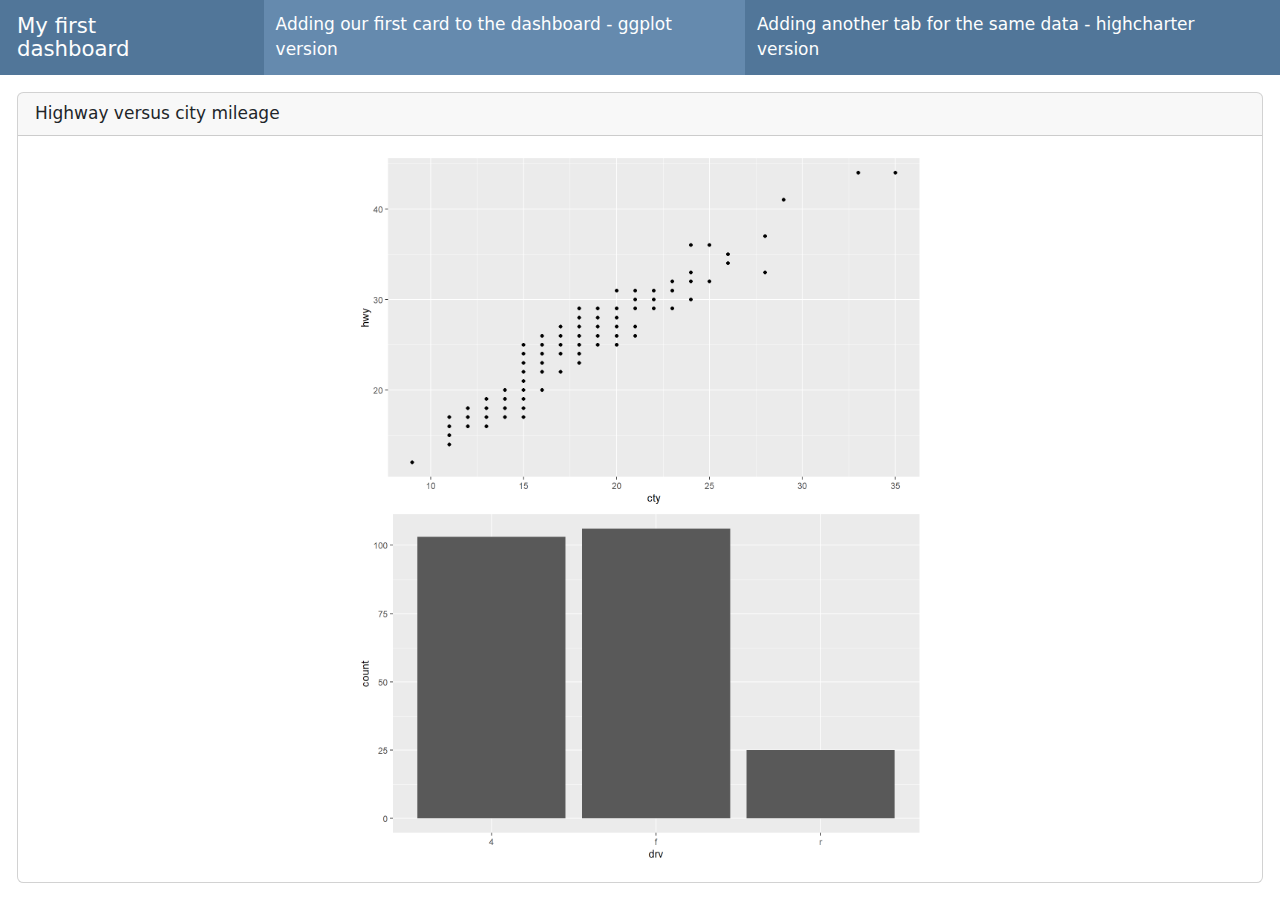
<file: R/dashboard_template.html>
<!DOCTYPE html>
<html xmlns="http://www.w3.org/1999/xhtml" lang="en" xml:lang="en"><head>

<meta charset="utf-8">
<meta name="generator" content="quarto-1.5.57">

<meta name="viewport" content="width=device-width, initial-scale=1.0, user-scalable=yes">


<title>My first dashboard</title>
<style>
code{white-space: pre-wrap;}
span.smallcaps{font-variant: small-caps;}
div.columns{display: flex; gap: min(4vw, 1.5em);}
div.column{flex: auto; overflow-x: auto;}
div.hanging-indent{margin-left: 1.5em; text-indent: -1.5em;}
ul.task-list{list-style: none;}
ul.task-list li input[type="checkbox"] {
  width: 0.8em;
  margin: 0 0.8em 0.2em -1em; /* quarto-specific, see https://github.com/quarto-dev/quarto-cli/issues/4556 */ 
  vertical-align: middle;
}
</style>


<script src="dashboard_template_files/libs/clipboard/clipboard.min.js"></script>
<script src="dashboard_template_files/libs/quarto-html/quarto.js"></script>
<script src="dashboard_template_files/libs/quarto-html/popper.min.js"></script>
<script src="dashboard_template_files/libs/quarto-html/tippy.umd.min.js"></script>
<script src="dashboard_template_files/libs/quarto-html/anchor.min.js"></script>
<link href="dashboard_template_files/libs/quarto-html/tippy.css" rel="stylesheet">
<link href="dashboard_template_files/libs/quarto-html/quarto-syntax-highlighting.css" rel="stylesheet" id="quarto-text-highlighting-styles">
<script src="dashboard_template_files/libs/bootstrap/bootstrap.min.js"></script>
<link href="dashboard_template_files/libs/bootstrap/bootstrap-icons.css" rel="stylesheet">
<link href="dashboard_template_files/libs/bootstrap/bootstrap.min.css" rel="stylesheet" id="quarto-bootstrap" data-mode="light">
<script src="dashboard_template_files/libs/quarto-dashboard/quarto-dashboard.js"></script>
<script src="dashboard_template_files/libs/quarto-dashboard/stickythead.js"></script>
<script src="dashboard_template_files/libs/quarto-dashboard/datatables.min.js" kdttablesentinel="true"></script>
<script src="dashboard_template_files/libs/quarto-dashboard/pdfmake.min.js" kdttablesentinel="true"></script>
<script src="dashboard_template_files/libs/quarto-dashboard/vfs_fonts.js" kdttablesentinel="true"></script>
<script src="dashboard_template_files/libs/quarto-dashboard/web-components.js" type="module"></script>
<script src="dashboard_template_files/libs/quarto-dashboard/components.js"></script>
<link href="dashboard_template_files/libs/quarto-dashboard/datatables.min.css" rel="stylesheet" kdttablesentinel="true">
<link href="dashboard_template_files/libs/htmltools-fill-0.5.8.1/fill.css" rel="stylesheet">

<script src="dashboard_template_files/libs/htmlwidgets-1.6.4/htmlwidgets.js"></script>

<script src="dashboard_template_files/libs/jquery-3.5.1/jquery.min.js"></script>

<script src="dashboard_template_files/libs/proj4js-2.3.15/proj4.js"></script>

<link href="dashboard_template_files/libs/highcharts-9.3.1/css/motion.css" rel="stylesheet">

<script src="dashboard_template_files/libs/highcharts-9.3.1/highcharts.js"></script>

<script src="dashboard_template_files/libs/highcharts-9.3.1/highcharts-3d.js"></script>

<script src="dashboard_template_files/libs/highcharts-9.3.1/highcharts-more.js"></script>

<script src="dashboard_template_files/libs/highcharts-9.3.1/modules/stock.js"></script>

<script src="dashboard_template_files/libs/highcharts-9.3.1/modules/map.js"></script>

<script src="dashboard_template_files/libs/highcharts-9.3.1/modules/data.js"></script>

<script src="dashboard_template_files/libs/highcharts-9.3.1/modules/exporting.js"></script>

<script src="dashboard_template_files/libs/highcharts-9.3.1/modules/offline-exporting.js"></script>

<script src="dashboard_template_files/libs/highcharts-9.3.1/modules/drilldown.js"></script>

<script src="dashboard_template_files/libs/highcharts-9.3.1/modules/item-series.js"></script>

<script src="dashboard_template_files/libs/highcharts-9.3.1/modules/overlapping-datalabels.js"></script>

<script src="dashboard_template_files/libs/highcharts-9.3.1/modules/annotations.js"></script>

<script src="dashboard_template_files/libs/highcharts-9.3.1/modules/export-data.js"></script>

<script src="dashboard_template_files/libs/highcharts-9.3.1/modules/funnel.js"></script>

<script src="dashboard_template_files/libs/highcharts-9.3.1/modules/heatmap.js"></script>

<script src="dashboard_template_files/libs/highcharts-9.3.1/modules/treemap.js"></script>

<script src="dashboard_template_files/libs/highcharts-9.3.1/modules/sankey.js"></script>

<script src="dashboard_template_files/libs/highcharts-9.3.1/modules/dependency-wheel.js"></script>

<script src="dashboard_template_files/libs/highcharts-9.3.1/modules/organization.js"></script>

<script src="dashboard_template_files/libs/highcharts-9.3.1/modules/solid-gauge.js"></script>

<script src="dashboard_template_files/libs/highcharts-9.3.1/modules/streamgraph.js"></script>

<script src="dashboard_template_files/libs/highcharts-9.3.1/modules/sunburst.js"></script>

<script src="dashboard_template_files/libs/highcharts-9.3.1/modules/vector.js"></script>

<script src="dashboard_template_files/libs/highcharts-9.3.1/modules/wordcloud.js"></script>

<script src="dashboard_template_files/libs/highcharts-9.3.1/modules/xrange.js"></script>

<script src="dashboard_template_files/libs/highcharts-9.3.1/modules/tilemap.js"></script>

<script src="dashboard_template_files/libs/highcharts-9.3.1/modules/venn.js"></script>

<script src="dashboard_template_files/libs/highcharts-9.3.1/modules/gantt.js"></script>

<script src="dashboard_template_files/libs/highcharts-9.3.1/modules/timeline.js"></script>

<script src="dashboard_template_files/libs/highcharts-9.3.1/modules/parallel-coordinates.js"></script>

<script src="dashboard_template_files/libs/highcharts-9.3.1/modules/bullet.js"></script>

<script src="dashboard_template_files/libs/highcharts-9.3.1/modules/coloraxis.js"></script>

<script src="dashboard_template_files/libs/highcharts-9.3.1/modules/dumbbell.js"></script>

<script src="dashboard_template_files/libs/highcharts-9.3.1/modules/lollipop.js"></script>

<script src="dashboard_template_files/libs/highcharts-9.3.1/modules/series-label.js"></script>

<script src="dashboard_template_files/libs/highcharts-9.3.1/plugins/motion.js"></script>

<script src="dashboard_template_files/libs/highcharts-9.3.1/custom/reset.js"></script>

<script src="dashboard_template_files/libs/highcharts-9.3.1/modules/boost.js"></script>

<script src="dashboard_template_files/libs/highchart-binding-0.9.4/highchart.js"></script>



</head>

<body class="quarto-dashboard dashboard-fill fullcontent">

<header id="quarto-dashboard-header">
<nav class="navbar navbar-expand-md slim" data-bs-theme="dark">
  <div class="navbar-container container-fluid">
    <button class="navbar-toggler" type="button" data-bs-toggle="collapse" data-bs-target="#dashboard-collapse" aria-controls="dashboard-collapse" aria-expanded="false" aria-label="Toggle navigation">
      <span class="navbar-toggler-icon"></span>
    </button>    


    <div class="navbar-brand-container">       

      <div class="navbar-title">
        <div class="navbar-title-text"><a href="#">My first dashboard</a></div>
        
        
      </div>
    </div>
<div id="dashboard-collapse" class="navbar-collapse collapse"><ul class="navbar-nav navbar-nav-scroll me-auto" role="tablist"><li class="nav-item" role="presentation"><a id="tab-adding-our-first-card-to-the-dashboard---ggplot-version" class="nav-link active" data-bs-toggle="tab" role="tab" data-bs-target="#adding-our-first-card-to-the-dashboard---ggplot-version" data-scrolling="false" href="#adding-our-first-card-to-the-dashboard---ggplot-version" aria-controls="adding-our-first-card-to-the-dashboard---ggplot-version" aria-selected="true"><span class="nav-link-text">Adding our first card to the dashboard - ggplot version</span></a></li><li class="nav-item" role="presentation"><a id="tab-adding-another-tab-for-the-same-data---highcharter-version" class="nav-link" data-bs-toggle="tab" role="tab" data-bs-target="#adding-another-tab-for-the-same-data---highcharter-version" data-scrolling="false" href="#adding-another-tab-for-the-same-data---highcharter-version" aria-controls="adding-another-tab-for-the-same-data---highcharter-version" aria-selected="false"><span class="nav-link-text">Adding another tab for the same data - highcharter version</span></a></li></ul></div></div>
</nav>
</header>
<div class="page-layout-custom quarto-dashboard-content bslib-gap-spacing html-fill-container bslib-page-fill quarto-dashboard-pages">  

<div class="bslib-grid-item html-fill-item tab-content bslib-grid" data-layout="fill" style="display: grid; grid-template-rows: minmax(3em, 1fr); grid-auto-columns: minmax(0, 1fr);">
<div id="adding-our-first-card-to-the-dashboard---ggplot-version" class="dashboard-page tab-pane show active html-fill-item html-fill-container" data-orientation="rows" aria-labelledby="tab-adding-our-first-card-to-the-dashboard---ggplot-version">
<div class="html-fill-item html-fill-container bslib-grid" style="display: grid; grid-template-rows: minmax(3em, 1fr); grid-auto-columns: minmax(0, 1fr);">
<div class="card cell html-fill-item html-fill-container bslib-card" data-title="Highway versus city mileage" data-bslib-card-init="" data-require-bs-caller="card()" data-full-screen="false">
<div class="card-header"><div class="card-title">Highway versus city mileage</div></div>
<div class="card-body html-fill-item html-fill-container">
<div class="cell-output-display html-fill-item html-fill-container">
<img src="dashboard_template_files/figure-html/unnamed-chunk-2-1.png" class="img-fluid quarto-dashboard-img-contain">
</div>
<div class="cell-output-display html-fill-item html-fill-container">
<img src="dashboard_template_files/figure-html/unnamed-chunk-2-2.png" class="img-fluid quarto-dashboard-img-contain">
</div>
</div>
<bslib-tooltip placement="auto" bsoptions="[]" data-require-bs-version="5" data-require-bs-caller="tooltip()">
    <template>Expand</template>
    <span class="bslib-full-screen-enter badge rounded-pill">
        <svg xmlns="http://www.w3.org/2000/svg" viewbox="0 0 24 24" style="height:1em;width:1em;" aria-hidden="true" role="img"><path d="M20 5C20 4.4 19.6 4 19 4H13C12.4 4 12 3.6 12 3C12 2.4 12.4 2 13 2H21C21.6 2 22 2.4 22 3V11C22 11.6 21.6 12 21 12C20.4 12 20 11.6 20 11V5ZM4 19C4 19.6 4.4 20 5 20H11C11.6 20 12 20.4 12 21C12 21.6 11.6 22 11 22H3C2.4 22 2 21.6 2 21V13C2 12.4 2.4 12 3 12C3.6 12 4 12.4 4 13V19Z"></path></svg>
    </span>
</bslib-tooltip><script data-bslib-card-init="">bslib.Card.initializeAllCards();</script></div>
</div>
</div>
<div id="adding-another-tab-for-the-same-data---highcharter-version" class="dashboard-page tab-pane grid-skip html-fill-item html-fill-container" data-orientation="rows" aria-labelledby="tab-adding-another-tab-for-the-same-data---highcharter-version">
<div class="html-fill-item html-fill-container bslib-grid" style="display: grid; grid-template-rows: minmax(3em, 1fr); grid-auto-columns: minmax(0, 1fr);">
<div class="card cell html-fill-item html-fill-container bslib-card" data-title="Highway versus city mileage" data-bslib-card-init="" data-require-bs-caller="card()" data-full-screen="false">
<div class="card-header"><div class="card-title">Highway versus city mileage</div></div>
<div class="card-body html-fill-item html-fill-container">
<div class="cell-output-display html-fill-item html-fill-container">
<div class="highchart html-widget html-fill-item html-fill-container" id="htmlwidget-182cf2aca686cab1cd52" style="width:100%;height:406px;"></div>
<script type="application/json" data-for="htmlwidget-182cf2aca686cab1cd52">{"x":{"hc_opts":{"chart":{"reflow":true},"title":{"text":null},"yAxis":{"title":{"text":"hwy"},"type":"linear"},"credits":{"enabled":false},"exporting":{"enabled":false},"boost":{"enabled":false},"plotOptions":{"series":{"label":{"enabled":false},"turboThreshold":0,"showInLegend":false},"treemap":{"layoutAlgorithm":"squarified"},"scatter":{"marker":{"symbol":"circle"}}},"series":[{"group":"group","data":[{"manufacturer":"audi","model":"a4","displ":1.8,"year":1999,"cyl":4,"trans":"auto(l5)","drv":"f","cty":18,"hwy":29,"fl":"p","class":"compact","x":18,"y":29},{"manufacturer":"audi","model":"a4","displ":1.8,"year":1999,"cyl":4,"trans":"manual(m5)","drv":"f","cty":21,"hwy":29,"fl":"p","class":"compact","x":21,"y":29},{"manufacturer":"audi","model":"a4","displ":2,"year":2008,"cyl":4,"trans":"manual(m6)","drv":"f","cty":20,"hwy":31,"fl":"p","class":"compact","x":20,"y":31},{"manufacturer":"audi","model":"a4","displ":2,"year":2008,"cyl":4,"trans":"auto(av)","drv":"f","cty":21,"hwy":30,"fl":"p","class":"compact","x":21,"y":30},{"manufacturer":"audi","model":"a4","displ":2.8,"year":1999,"cyl":6,"trans":"auto(l5)","drv":"f","cty":16,"hwy":26,"fl":"p","class":"compact","x":16,"y":26},{"manufacturer":"audi","model":"a4","displ":2.8,"year":1999,"cyl":6,"trans":"manual(m5)","drv":"f","cty":18,"hwy":26,"fl":"p","class":"compact","x":18,"y":26},{"manufacturer":"audi","model":"a4","displ":3.1,"year":2008,"cyl":6,"trans":"auto(av)","drv":"f","cty":18,"hwy":27,"fl":"p","class":"compact","x":18,"y":27},{"manufacturer":"audi","model":"a4 quattro","displ":1.8,"year":1999,"cyl":4,"trans":"manual(m5)","drv":"4","cty":18,"hwy":26,"fl":"p","class":"compact","x":18,"y":26},{"manufacturer":"audi","model":"a4 quattro","displ":1.8,"year":1999,"cyl":4,"trans":"auto(l5)","drv":"4","cty":16,"hwy":25,"fl":"p","class":"compact","x":16,"y":25},{"manufacturer":"audi","model":"a4 quattro","displ":2,"year":2008,"cyl":4,"trans":"manual(m6)","drv":"4","cty":20,"hwy":28,"fl":"p","class":"compact","x":20,"y":28},{"manufacturer":"audi","model":"a4 quattro","displ":2,"year":2008,"cyl":4,"trans":"auto(s6)","drv":"4","cty":19,"hwy":27,"fl":"p","class":"compact","x":19,"y":27},{"manufacturer":"audi","model":"a4 quattro","displ":2.8,"year":1999,"cyl":6,"trans":"auto(l5)","drv":"4","cty":15,"hwy":25,"fl":"p","class":"compact","x":15,"y":25},{"manufacturer":"audi","model":"a4 quattro","displ":2.8,"year":1999,"cyl":6,"trans":"manual(m5)","drv":"4","cty":17,"hwy":25,"fl":"p","class":"compact","x":17,"y":25},{"manufacturer":"audi","model":"a4 quattro","displ":3.1,"year":2008,"cyl":6,"trans":"auto(s6)","drv":"4","cty":17,"hwy":25,"fl":"p","class":"compact","x":17,"y":25},{"manufacturer":"audi","model":"a4 quattro","displ":3.1,"year":2008,"cyl":6,"trans":"manual(m6)","drv":"4","cty":15,"hwy":25,"fl":"p","class":"compact","x":15,"y":25},{"manufacturer":"audi","model":"a6 quattro","displ":2.8,"year":1999,"cyl":6,"trans":"auto(l5)","drv":"4","cty":15,"hwy":24,"fl":"p","class":"midsize","x":15,"y":24},{"manufacturer":"audi","model":"a6 quattro","displ":3.1,"year":2008,"cyl":6,"trans":"auto(s6)","drv":"4","cty":17,"hwy":25,"fl":"p","class":"midsize","x":17,"y":25},{"manufacturer":"audi","model":"a6 quattro","displ":4.2,"year":2008,"cyl":8,"trans":"auto(s6)","drv":"4","cty":16,"hwy":23,"fl":"p","class":"midsize","x":16,"y":23},{"manufacturer":"chevrolet","model":"c1500 suburban 2wd","displ":5.3,"year":2008,"cyl":8,"trans":"auto(l4)","drv":"r","cty":14,"hwy":20,"fl":"r","class":"suv","x":14,"y":20},{"manufacturer":"chevrolet","model":"c1500 suburban 2wd","displ":5.3,"year":2008,"cyl":8,"trans":"auto(l4)","drv":"r","cty":11,"hwy":15,"fl":"e","class":"suv","x":11,"y":15},{"manufacturer":"chevrolet","model":"c1500 suburban 2wd","displ":5.3,"year":2008,"cyl":8,"trans":"auto(l4)","drv":"r","cty":14,"hwy":20,"fl":"r","class":"suv","x":14,"y":20},{"manufacturer":"chevrolet","model":"c1500 suburban 2wd","displ":5.7,"year":1999,"cyl":8,"trans":"auto(l4)","drv":"r","cty":13,"hwy":17,"fl":"r","class":"suv","x":13,"y":17},{"manufacturer":"chevrolet","model":"c1500 suburban 2wd","displ":6,"year":2008,"cyl":8,"trans":"auto(l4)","drv":"r","cty":12,"hwy":17,"fl":"r","class":"suv","x":12,"y":17},{"manufacturer":"chevrolet","model":"corvette","displ":5.7,"year":1999,"cyl":8,"trans":"manual(m6)","drv":"r","cty":16,"hwy":26,"fl":"p","class":"2seater","x":16,"y":26},{"manufacturer":"chevrolet","model":"corvette","displ":5.7,"year":1999,"cyl":8,"trans":"auto(l4)","drv":"r","cty":15,"hwy":23,"fl":"p","class":"2seater","x":15,"y":23},{"manufacturer":"chevrolet","model":"corvette","displ":6.2,"year":2008,"cyl":8,"trans":"manual(m6)","drv":"r","cty":16,"hwy":26,"fl":"p","class":"2seater","x":16,"y":26},{"manufacturer":"chevrolet","model":"corvette","displ":6.2,"year":2008,"cyl":8,"trans":"auto(s6)","drv":"r","cty":15,"hwy":25,"fl":"p","class":"2seater","x":15,"y":25},{"manufacturer":"chevrolet","model":"corvette","displ":7,"year":2008,"cyl":8,"trans":"manual(m6)","drv":"r","cty":15,"hwy":24,"fl":"p","class":"2seater","x":15,"y":24},{"manufacturer":"chevrolet","model":"k1500 tahoe 4wd","displ":5.3,"year":2008,"cyl":8,"trans":"auto(l4)","drv":"4","cty":14,"hwy":19,"fl":"r","class":"suv","x":14,"y":19},{"manufacturer":"chevrolet","model":"k1500 tahoe 4wd","displ":5.3,"year":2008,"cyl":8,"trans":"auto(l4)","drv":"4","cty":11,"hwy":14,"fl":"e","class":"suv","x":11,"y":14},{"manufacturer":"chevrolet","model":"k1500 tahoe 4wd","displ":5.7,"year":1999,"cyl":8,"trans":"auto(l4)","drv":"4","cty":11,"hwy":15,"fl":"r","class":"suv","x":11,"y":15},{"manufacturer":"chevrolet","model":"k1500 tahoe 4wd","displ":6.5,"year":1999,"cyl":8,"trans":"auto(l4)","drv":"4","cty":14,"hwy":17,"fl":"d","class":"suv","x":14,"y":17},{"manufacturer":"chevrolet","model":"malibu","displ":2.4,"year":1999,"cyl":4,"trans":"auto(l4)","drv":"f","cty":19,"hwy":27,"fl":"r","class":"midsize","x":19,"y":27},{"manufacturer":"chevrolet","model":"malibu","displ":2.4,"year":2008,"cyl":4,"trans":"auto(l4)","drv":"f","cty":22,"hwy":30,"fl":"r","class":"midsize","x":22,"y":30},{"manufacturer":"chevrolet","model":"malibu","displ":3.1,"year":1999,"cyl":6,"trans":"auto(l4)","drv":"f","cty":18,"hwy":26,"fl":"r","class":"midsize","x":18,"y":26},{"manufacturer":"chevrolet","model":"malibu","displ":3.5,"year":2008,"cyl":6,"trans":"auto(l4)","drv":"f","cty":18,"hwy":29,"fl":"r","class":"midsize","x":18,"y":29},{"manufacturer":"chevrolet","model":"malibu","displ":3.6,"year":2008,"cyl":6,"trans":"auto(s6)","drv":"f","cty":17,"hwy":26,"fl":"r","class":"midsize","x":17,"y":26},{"manufacturer":"dodge","model":"caravan 2wd","displ":2.4,"year":1999,"cyl":4,"trans":"auto(l3)","drv":"f","cty":18,"hwy":24,"fl":"r","class":"minivan","x":18,"y":24},{"manufacturer":"dodge","model":"caravan 2wd","displ":3,"year":1999,"cyl":6,"trans":"auto(l4)","drv":"f","cty":17,"hwy":24,"fl":"r","class":"minivan","x":17,"y":24},{"manufacturer":"dodge","model":"caravan 2wd","displ":3.3,"year":1999,"cyl":6,"trans":"auto(l4)","drv":"f","cty":16,"hwy":22,"fl":"r","class":"minivan","x":16,"y":22},{"manufacturer":"dodge","model":"caravan 2wd","displ":3.3,"year":1999,"cyl":6,"trans":"auto(l4)","drv":"f","cty":16,"hwy":22,"fl":"r","class":"minivan","x":16,"y":22},{"manufacturer":"dodge","model":"caravan 2wd","displ":3.3,"year":2008,"cyl":6,"trans":"auto(l4)","drv":"f","cty":17,"hwy":24,"fl":"r","class":"minivan","x":17,"y":24},{"manufacturer":"dodge","model":"caravan 2wd","displ":3.3,"year":2008,"cyl":6,"trans":"auto(l4)","drv":"f","cty":17,"hwy":24,"fl":"r","class":"minivan","x":17,"y":24},{"manufacturer":"dodge","model":"caravan 2wd","displ":3.3,"year":2008,"cyl":6,"trans":"auto(l4)","drv":"f","cty":11,"hwy":17,"fl":"e","class":"minivan","x":11,"y":17},{"manufacturer":"dodge","model":"caravan 2wd","displ":3.8,"year":1999,"cyl":6,"trans":"auto(l4)","drv":"f","cty":15,"hwy":22,"fl":"r","class":"minivan","x":15,"y":22},{"manufacturer":"dodge","model":"caravan 2wd","displ":3.8,"year":1999,"cyl":6,"trans":"auto(l4)","drv":"f","cty":15,"hwy":21,"fl":"r","class":"minivan","x":15,"y":21},{"manufacturer":"dodge","model":"caravan 2wd","displ":3.8,"year":2008,"cyl":6,"trans":"auto(l6)","drv":"f","cty":16,"hwy":23,"fl":"r","class":"minivan","x":16,"y":23},{"manufacturer":"dodge","model":"caravan 2wd","displ":4,"year":2008,"cyl":6,"trans":"auto(l6)","drv":"f","cty":16,"hwy":23,"fl":"r","class":"minivan","x":16,"y":23},{"manufacturer":"dodge","model":"dakota pickup 4wd","displ":3.7,"year":2008,"cyl":6,"trans":"manual(m6)","drv":"4","cty":15,"hwy":19,"fl":"r","class":"pickup","x":15,"y":19},{"manufacturer":"dodge","model":"dakota pickup 4wd","displ":3.7,"year":2008,"cyl":6,"trans":"auto(l4)","drv":"4","cty":14,"hwy":18,"fl":"r","class":"pickup","x":14,"y":18},{"manufacturer":"dodge","model":"dakota pickup 4wd","displ":3.9,"year":1999,"cyl":6,"trans":"auto(l4)","drv":"4","cty":13,"hwy":17,"fl":"r","class":"pickup","x":13,"y":17},{"manufacturer":"dodge","model":"dakota pickup 4wd","displ":3.9,"year":1999,"cyl":6,"trans":"manual(m5)","drv":"4","cty":14,"hwy":17,"fl":"r","class":"pickup","x":14,"y":17},{"manufacturer":"dodge","model":"dakota pickup 4wd","displ":4.7,"year":2008,"cyl":8,"trans":"auto(l5)","drv":"4","cty":14,"hwy":19,"fl":"r","class":"pickup","x":14,"y":19},{"manufacturer":"dodge","model":"dakota pickup 4wd","displ":4.7,"year":2008,"cyl":8,"trans":"auto(l5)","drv":"4","cty":14,"hwy":19,"fl":"r","class":"pickup","x":14,"y":19},{"manufacturer":"dodge","model":"dakota pickup 4wd","displ":4.7,"year":2008,"cyl":8,"trans":"auto(l5)","drv":"4","cty":9,"hwy":12,"fl":"e","class":"pickup","x":9,"y":12},{"manufacturer":"dodge","model":"dakota pickup 4wd","displ":5.2,"year":1999,"cyl":8,"trans":"manual(m5)","drv":"4","cty":11,"hwy":17,"fl":"r","class":"pickup","x":11,"y":17},{"manufacturer":"dodge","model":"dakota pickup 4wd","displ":5.2,"year":1999,"cyl":8,"trans":"auto(l4)","drv":"4","cty":11,"hwy":15,"fl":"r","class":"pickup","x":11,"y":15},{"manufacturer":"dodge","model":"durango 4wd","displ":3.9,"year":1999,"cyl":6,"trans":"auto(l4)","drv":"4","cty":13,"hwy":17,"fl":"r","class":"suv","x":13,"y":17},{"manufacturer":"dodge","model":"durango 4wd","displ":4.7,"year":2008,"cyl":8,"trans":"auto(l5)","drv":"4","cty":13,"hwy":17,"fl":"r","class":"suv","x":13,"y":17},{"manufacturer":"dodge","model":"durango 4wd","displ":4.7,"year":2008,"cyl":8,"trans":"auto(l5)","drv":"4","cty":9,"hwy":12,"fl":"e","class":"suv","x":9,"y":12},{"manufacturer":"dodge","model":"durango 4wd","displ":4.7,"year":2008,"cyl":8,"trans":"auto(l5)","drv":"4","cty":13,"hwy":17,"fl":"r","class":"suv","x":13,"y":17},{"manufacturer":"dodge","model":"durango 4wd","displ":5.2,"year":1999,"cyl":8,"trans":"auto(l4)","drv":"4","cty":11,"hwy":16,"fl":"r","class":"suv","x":11,"y":16},{"manufacturer":"dodge","model":"durango 4wd","displ":5.7,"year":2008,"cyl":8,"trans":"auto(l5)","drv":"4","cty":13,"hwy":18,"fl":"r","class":"suv","x":13,"y":18},{"manufacturer":"dodge","model":"durango 4wd","displ":5.9,"year":1999,"cyl":8,"trans":"auto(l4)","drv":"4","cty":11,"hwy":15,"fl":"r","class":"suv","x":11,"y":15},{"manufacturer":"dodge","model":"ram 1500 pickup 4wd","displ":4.7,"year":2008,"cyl":8,"trans":"manual(m6)","drv":"4","cty":12,"hwy":16,"fl":"r","class":"pickup","x":12,"y":16},{"manufacturer":"dodge","model":"ram 1500 pickup 4wd","displ":4.7,"year":2008,"cyl":8,"trans":"auto(l5)","drv":"4","cty":9,"hwy":12,"fl":"e","class":"pickup","x":9,"y":12},{"manufacturer":"dodge","model":"ram 1500 pickup 4wd","displ":4.7,"year":2008,"cyl":8,"trans":"auto(l5)","drv":"4","cty":13,"hwy":17,"fl":"r","class":"pickup","x":13,"y":17},{"manufacturer":"dodge","model":"ram 1500 pickup 4wd","displ":4.7,"year":2008,"cyl":8,"trans":"auto(l5)","drv":"4","cty":13,"hwy":17,"fl":"r","class":"pickup","x":13,"y":17},{"manufacturer":"dodge","model":"ram 1500 pickup 4wd","displ":4.7,"year":2008,"cyl":8,"trans":"manual(m6)","drv":"4","cty":12,"hwy":16,"fl":"r","class":"pickup","x":12,"y":16},{"manufacturer":"dodge","model":"ram 1500 pickup 4wd","displ":4.7,"year":2008,"cyl":8,"trans":"manual(m6)","drv":"4","cty":9,"hwy":12,"fl":"e","class":"pickup","x":9,"y":12},{"manufacturer":"dodge","model":"ram 1500 pickup 4wd","displ":5.2,"year":1999,"cyl":8,"trans":"auto(l4)","drv":"4","cty":11,"hwy":15,"fl":"r","class":"pickup","x":11,"y":15},{"manufacturer":"dodge","model":"ram 1500 pickup 4wd","displ":5.2,"year":1999,"cyl":8,"trans":"manual(m5)","drv":"4","cty":11,"hwy":16,"fl":"r","class":"pickup","x":11,"y":16},{"manufacturer":"dodge","model":"ram 1500 pickup 4wd","displ":5.7,"year":2008,"cyl":8,"trans":"auto(l5)","drv":"4","cty":13,"hwy":17,"fl":"r","class":"pickup","x":13,"y":17},{"manufacturer":"dodge","model":"ram 1500 pickup 4wd","displ":5.9,"year":1999,"cyl":8,"trans":"auto(l4)","drv":"4","cty":11,"hwy":15,"fl":"r","class":"pickup","x":11,"y":15},{"manufacturer":"ford","model":"expedition 2wd","displ":4.6,"year":1999,"cyl":8,"trans":"auto(l4)","drv":"r","cty":11,"hwy":17,"fl":"r","class":"suv","x":11,"y":17},{"manufacturer":"ford","model":"expedition 2wd","displ":5.4,"year":1999,"cyl":8,"trans":"auto(l4)","drv":"r","cty":11,"hwy":17,"fl":"r","class":"suv","x":11,"y":17},{"manufacturer":"ford","model":"expedition 2wd","displ":5.4,"year":2008,"cyl":8,"trans":"auto(l6)","drv":"r","cty":12,"hwy":18,"fl":"r","class":"suv","x":12,"y":18},{"manufacturer":"ford","model":"explorer 4wd","displ":4,"year":1999,"cyl":6,"trans":"auto(l5)","drv":"4","cty":14,"hwy":17,"fl":"r","class":"suv","x":14,"y":17},{"manufacturer":"ford","model":"explorer 4wd","displ":4,"year":1999,"cyl":6,"trans":"manual(m5)","drv":"4","cty":15,"hwy":19,"fl":"r","class":"suv","x":15,"y":19},{"manufacturer":"ford","model":"explorer 4wd","displ":4,"year":1999,"cyl":6,"trans":"auto(l5)","drv":"4","cty":14,"hwy":17,"fl":"r","class":"suv","x":14,"y":17},{"manufacturer":"ford","model":"explorer 4wd","displ":4,"year":2008,"cyl":6,"trans":"auto(l5)","drv":"4","cty":13,"hwy":19,"fl":"r","class":"suv","x":13,"y":19},{"manufacturer":"ford","model":"explorer 4wd","displ":4.6,"year":2008,"cyl":8,"trans":"auto(l6)","drv":"4","cty":13,"hwy":19,"fl":"r","class":"suv","x":13,"y":19},{"manufacturer":"ford","model":"explorer 4wd","displ":5,"year":1999,"cyl":8,"trans":"auto(l4)","drv":"4","cty":13,"hwy":17,"fl":"r","class":"suv","x":13,"y":17},{"manufacturer":"ford","model":"f150 pickup 4wd","displ":4.2,"year":1999,"cyl":6,"trans":"auto(l4)","drv":"4","cty":14,"hwy":17,"fl":"r","class":"pickup","x":14,"y":17},{"manufacturer":"ford","model":"f150 pickup 4wd","displ":4.2,"year":1999,"cyl":6,"trans":"manual(m5)","drv":"4","cty":14,"hwy":17,"fl":"r","class":"pickup","x":14,"y":17},{"manufacturer":"ford","model":"f150 pickup 4wd","displ":4.6,"year":1999,"cyl":8,"trans":"manual(m5)","drv":"4","cty":13,"hwy":16,"fl":"r","class":"pickup","x":13,"y":16},{"manufacturer":"ford","model":"f150 pickup 4wd","displ":4.6,"year":1999,"cyl":8,"trans":"auto(l4)","drv":"4","cty":13,"hwy":16,"fl":"r","class":"pickup","x":13,"y":16},{"manufacturer":"ford","model":"f150 pickup 4wd","displ":4.6,"year":2008,"cyl":8,"trans":"auto(l4)","drv":"4","cty":13,"hwy":17,"fl":"r","class":"pickup","x":13,"y":17},{"manufacturer":"ford","model":"f150 pickup 4wd","displ":5.4,"year":1999,"cyl":8,"trans":"auto(l4)","drv":"4","cty":11,"hwy":15,"fl":"r","class":"pickup","x":11,"y":15},{"manufacturer":"ford","model":"f150 pickup 4wd","displ":5.4,"year":2008,"cyl":8,"trans":"auto(l4)","drv":"4","cty":13,"hwy":17,"fl":"r","class":"pickup","x":13,"y":17},{"manufacturer":"ford","model":"mustang","displ":3.8,"year":1999,"cyl":6,"trans":"manual(m5)","drv":"r","cty":18,"hwy":26,"fl":"r","class":"subcompact","x":18,"y":26},{"manufacturer":"ford","model":"mustang","displ":3.8,"year":1999,"cyl":6,"trans":"auto(l4)","drv":"r","cty":18,"hwy":25,"fl":"r","class":"subcompact","x":18,"y":25},{"manufacturer":"ford","model":"mustang","displ":4,"year":2008,"cyl":6,"trans":"manual(m5)","drv":"r","cty":17,"hwy":26,"fl":"r","class":"subcompact","x":17,"y":26},{"manufacturer":"ford","model":"mustang","displ":4,"year":2008,"cyl":6,"trans":"auto(l5)","drv":"r","cty":16,"hwy":24,"fl":"r","class":"subcompact","x":16,"y":24},{"manufacturer":"ford","model":"mustang","displ":4.6,"year":1999,"cyl":8,"trans":"auto(l4)","drv":"r","cty":15,"hwy":21,"fl":"r","class":"subcompact","x":15,"y":21},{"manufacturer":"ford","model":"mustang","displ":4.6,"year":1999,"cyl":8,"trans":"manual(m5)","drv":"r","cty":15,"hwy":22,"fl":"r","class":"subcompact","x":15,"y":22},{"manufacturer":"ford","model":"mustang","displ":4.6,"year":2008,"cyl":8,"trans":"manual(m5)","drv":"r","cty":15,"hwy":23,"fl":"r","class":"subcompact","x":15,"y":23},{"manufacturer":"ford","model":"mustang","displ":4.6,"year":2008,"cyl":8,"trans":"auto(l5)","drv":"r","cty":15,"hwy":22,"fl":"r","class":"subcompact","x":15,"y":22},{"manufacturer":"ford","model":"mustang","displ":5.4,"year":2008,"cyl":8,"trans":"manual(m6)","drv":"r","cty":14,"hwy":20,"fl":"p","class":"subcompact","x":14,"y":20},{"manufacturer":"honda","model":"civic","displ":1.6,"year":1999,"cyl":4,"trans":"manual(m5)","drv":"f","cty":28,"hwy":33,"fl":"r","class":"subcompact","x":28,"y":33},{"manufacturer":"honda","model":"civic","displ":1.6,"year":1999,"cyl":4,"trans":"auto(l4)","drv":"f","cty":24,"hwy":32,"fl":"r","class":"subcompact","x":24,"y":32},{"manufacturer":"honda","model":"civic","displ":1.6,"year":1999,"cyl":4,"trans":"manual(m5)","drv":"f","cty":25,"hwy":32,"fl":"r","class":"subcompact","x":25,"y":32},{"manufacturer":"honda","model":"civic","displ":1.6,"year":1999,"cyl":4,"trans":"manual(m5)","drv":"f","cty":23,"hwy":29,"fl":"p","class":"subcompact","x":23,"y":29},{"manufacturer":"honda","model":"civic","displ":1.6,"year":1999,"cyl":4,"trans":"auto(l4)","drv":"f","cty":24,"hwy":32,"fl":"r","class":"subcompact","x":24,"y":32},{"manufacturer":"honda","model":"civic","displ":1.8,"year":2008,"cyl":4,"trans":"manual(m5)","drv":"f","cty":26,"hwy":34,"fl":"r","class":"subcompact","x":26,"y":34},{"manufacturer":"honda","model":"civic","displ":1.8,"year":2008,"cyl":4,"trans":"auto(l5)","drv":"f","cty":25,"hwy":36,"fl":"r","class":"subcompact","x":25,"y":36},{"manufacturer":"honda","model":"civic","displ":1.8,"year":2008,"cyl":4,"trans":"auto(l5)","drv":"f","cty":24,"hwy":36,"fl":"c","class":"subcompact","x":24,"y":36},{"manufacturer":"honda","model":"civic","displ":2,"year":2008,"cyl":4,"trans":"manual(m6)","drv":"f","cty":21,"hwy":29,"fl":"p","class":"subcompact","x":21,"y":29},{"manufacturer":"hyundai","model":"sonata","displ":2.4,"year":1999,"cyl":4,"trans":"auto(l4)","drv":"f","cty":18,"hwy":26,"fl":"r","class":"midsize","x":18,"y":26},{"manufacturer":"hyundai","model":"sonata","displ":2.4,"year":1999,"cyl":4,"trans":"manual(m5)","drv":"f","cty":18,"hwy":27,"fl":"r","class":"midsize","x":18,"y":27},{"manufacturer":"hyundai","model":"sonata","displ":2.4,"year":2008,"cyl":4,"trans":"auto(l4)","drv":"f","cty":21,"hwy":30,"fl":"r","class":"midsize","x":21,"y":30},{"manufacturer":"hyundai","model":"sonata","displ":2.4,"year":2008,"cyl":4,"trans":"manual(m5)","drv":"f","cty":21,"hwy":31,"fl":"r","class":"midsize","x":21,"y":31},{"manufacturer":"hyundai","model":"sonata","displ":2.5,"year":1999,"cyl":6,"trans":"auto(l4)","drv":"f","cty":18,"hwy":26,"fl":"r","class":"midsize","x":18,"y":26},{"manufacturer":"hyundai","model":"sonata","displ":2.5,"year":1999,"cyl":6,"trans":"manual(m5)","drv":"f","cty":18,"hwy":26,"fl":"r","class":"midsize","x":18,"y":26},{"manufacturer":"hyundai","model":"sonata","displ":3.3,"year":2008,"cyl":6,"trans":"auto(l5)","drv":"f","cty":19,"hwy":28,"fl":"r","class":"midsize","x":19,"y":28},{"manufacturer":"hyundai","model":"tiburon","displ":2,"year":1999,"cyl":4,"trans":"auto(l4)","drv":"f","cty":19,"hwy":26,"fl":"r","class":"subcompact","x":19,"y":26},{"manufacturer":"hyundai","model":"tiburon","displ":2,"year":1999,"cyl":4,"trans":"manual(m5)","drv":"f","cty":19,"hwy":29,"fl":"r","class":"subcompact","x":19,"y":29},{"manufacturer":"hyundai","model":"tiburon","displ":2,"year":2008,"cyl":4,"trans":"manual(m5)","drv":"f","cty":20,"hwy":28,"fl":"r","class":"subcompact","x":20,"y":28},{"manufacturer":"hyundai","model":"tiburon","displ":2,"year":2008,"cyl":4,"trans":"auto(l4)","drv":"f","cty":20,"hwy":27,"fl":"r","class":"subcompact","x":20,"y":27},{"manufacturer":"hyundai","model":"tiburon","displ":2.7,"year":2008,"cyl":6,"trans":"auto(l4)","drv":"f","cty":17,"hwy":24,"fl":"r","class":"subcompact","x":17,"y":24},{"manufacturer":"hyundai","model":"tiburon","displ":2.7,"year":2008,"cyl":6,"trans":"manual(m6)","drv":"f","cty":16,"hwy":24,"fl":"r","class":"subcompact","x":16,"y":24},{"manufacturer":"hyundai","model":"tiburon","displ":2.7,"year":2008,"cyl":6,"trans":"manual(m5)","drv":"f","cty":17,"hwy":24,"fl":"r","class":"subcompact","x":17,"y":24},{"manufacturer":"jeep","model":"grand cherokee 4wd","displ":3,"year":2008,"cyl":6,"trans":"auto(l5)","drv":"4","cty":17,"hwy":22,"fl":"d","class":"suv","x":17,"y":22},{"manufacturer":"jeep","model":"grand cherokee 4wd","displ":3.7,"year":2008,"cyl":6,"trans":"auto(l5)","drv":"4","cty":15,"hwy":19,"fl":"r","class":"suv","x":15,"y":19},{"manufacturer":"jeep","model":"grand cherokee 4wd","displ":4,"year":1999,"cyl":6,"trans":"auto(l4)","drv":"4","cty":15,"hwy":20,"fl":"r","class":"suv","x":15,"y":20},{"manufacturer":"jeep","model":"grand cherokee 4wd","displ":4.7,"year":1999,"cyl":8,"trans":"auto(l4)","drv":"4","cty":14,"hwy":17,"fl":"r","class":"suv","x":14,"y":17},{"manufacturer":"jeep","model":"grand cherokee 4wd","displ":4.7,"year":2008,"cyl":8,"trans":"auto(l5)","drv":"4","cty":9,"hwy":12,"fl":"e","class":"suv","x":9,"y":12},{"manufacturer":"jeep","model":"grand cherokee 4wd","displ":4.7,"year":2008,"cyl":8,"trans":"auto(l5)","drv":"4","cty":14,"hwy":19,"fl":"r","class":"suv","x":14,"y":19},{"manufacturer":"jeep","model":"grand cherokee 4wd","displ":5.7,"year":2008,"cyl":8,"trans":"auto(l5)","drv":"4","cty":13,"hwy":18,"fl":"r","class":"suv","x":13,"y":18},{"manufacturer":"jeep","model":"grand cherokee 4wd","displ":6.1,"year":2008,"cyl":8,"trans":"auto(l5)","drv":"4","cty":11,"hwy":14,"fl":"p","class":"suv","x":11,"y":14},{"manufacturer":"land rover","model":"range rover","displ":4,"year":1999,"cyl":8,"trans":"auto(l4)","drv":"4","cty":11,"hwy":15,"fl":"p","class":"suv","x":11,"y":15},{"manufacturer":"land rover","model":"range rover","displ":4.2,"year":2008,"cyl":8,"trans":"auto(s6)","drv":"4","cty":12,"hwy":18,"fl":"r","class":"suv","x":12,"y":18},{"manufacturer":"land rover","model":"range rover","displ":4.4,"year":2008,"cyl":8,"trans":"auto(s6)","drv":"4","cty":12,"hwy":18,"fl":"r","class":"suv","x":12,"y":18},{"manufacturer":"land rover","model":"range rover","displ":4.6,"year":1999,"cyl":8,"trans":"auto(l4)","drv":"4","cty":11,"hwy":15,"fl":"p","class":"suv","x":11,"y":15},{"manufacturer":"lincoln","model":"navigator 2wd","displ":5.4,"year":1999,"cyl":8,"trans":"auto(l4)","drv":"r","cty":11,"hwy":17,"fl":"r","class":"suv","x":11,"y":17},{"manufacturer":"lincoln","model":"navigator 2wd","displ":5.4,"year":1999,"cyl":8,"trans":"auto(l4)","drv":"r","cty":11,"hwy":16,"fl":"p","class":"suv","x":11,"y":16},{"manufacturer":"lincoln","model":"navigator 2wd","displ":5.4,"year":2008,"cyl":8,"trans":"auto(l6)","drv":"r","cty":12,"hwy":18,"fl":"r","class":"suv","x":12,"y":18},{"manufacturer":"mercury","model":"mountaineer 4wd","displ":4,"year":1999,"cyl":6,"trans":"auto(l5)","drv":"4","cty":14,"hwy":17,"fl":"r","class":"suv","x":14,"y":17},{"manufacturer":"mercury","model":"mountaineer 4wd","displ":4,"year":2008,"cyl":6,"trans":"auto(l5)","drv":"4","cty":13,"hwy":19,"fl":"r","class":"suv","x":13,"y":19},{"manufacturer":"mercury","model":"mountaineer 4wd","displ":4.6,"year":2008,"cyl":8,"trans":"auto(l6)","drv":"4","cty":13,"hwy":19,"fl":"r","class":"suv","x":13,"y":19},{"manufacturer":"mercury","model":"mountaineer 4wd","displ":5,"year":1999,"cyl":8,"trans":"auto(l4)","drv":"4","cty":13,"hwy":17,"fl":"r","class":"suv","x":13,"y":17},{"manufacturer":"nissan","model":"altima","displ":2.4,"year":1999,"cyl":4,"trans":"manual(m5)","drv":"f","cty":21,"hwy":29,"fl":"r","class":"compact","x":21,"y":29},{"manufacturer":"nissan","model":"altima","displ":2.4,"year":1999,"cyl":4,"trans":"auto(l4)","drv":"f","cty":19,"hwy":27,"fl":"r","class":"compact","x":19,"y":27},{"manufacturer":"nissan","model":"altima","displ":2.5,"year":2008,"cyl":4,"trans":"auto(av)","drv":"f","cty":23,"hwy":31,"fl":"r","class":"midsize","x":23,"y":31},{"manufacturer":"nissan","model":"altima","displ":2.5,"year":2008,"cyl":4,"trans":"manual(m6)","drv":"f","cty":23,"hwy":32,"fl":"r","class":"midsize","x":23,"y":32},{"manufacturer":"nissan","model":"altima","displ":3.5,"year":2008,"cyl":6,"trans":"manual(m6)","drv":"f","cty":19,"hwy":27,"fl":"p","class":"midsize","x":19,"y":27},{"manufacturer":"nissan","model":"altima","displ":3.5,"year":2008,"cyl":6,"trans":"auto(av)","drv":"f","cty":19,"hwy":26,"fl":"p","class":"midsize","x":19,"y":26},{"manufacturer":"nissan","model":"maxima","displ":3,"year":1999,"cyl":6,"trans":"auto(l4)","drv":"f","cty":18,"hwy":26,"fl":"r","class":"midsize","x":18,"y":26},{"manufacturer":"nissan","model":"maxima","displ":3,"year":1999,"cyl":6,"trans":"manual(m5)","drv":"f","cty":19,"hwy":25,"fl":"r","class":"midsize","x":19,"y":25},{"manufacturer":"nissan","model":"maxima","displ":3.5,"year":2008,"cyl":6,"trans":"auto(av)","drv":"f","cty":19,"hwy":25,"fl":"p","class":"midsize","x":19,"y":25},{"manufacturer":"nissan","model":"pathfinder 4wd","displ":3.3,"year":1999,"cyl":6,"trans":"auto(l4)","drv":"4","cty":14,"hwy":17,"fl":"r","class":"suv","x":14,"y":17},{"manufacturer":"nissan","model":"pathfinder 4wd","displ":3.3,"year":1999,"cyl":6,"trans":"manual(m5)","drv":"4","cty":15,"hwy":17,"fl":"r","class":"suv","x":15,"y":17},{"manufacturer":"nissan","model":"pathfinder 4wd","displ":4,"year":2008,"cyl":6,"trans":"auto(l5)","drv":"4","cty":14,"hwy":20,"fl":"p","class":"suv","x":14,"y":20},{"manufacturer":"nissan","model":"pathfinder 4wd","displ":5.6,"year":2008,"cyl":8,"trans":"auto(s5)","drv":"4","cty":12,"hwy":18,"fl":"p","class":"suv","x":12,"y":18},{"manufacturer":"pontiac","model":"grand prix","displ":3.1,"year":1999,"cyl":6,"trans":"auto(l4)","drv":"f","cty":18,"hwy":26,"fl":"r","class":"midsize","x":18,"y":26},{"manufacturer":"pontiac","model":"grand prix","displ":3.8,"year":1999,"cyl":6,"trans":"auto(l4)","drv":"f","cty":16,"hwy":26,"fl":"p","class":"midsize","x":16,"y":26},{"manufacturer":"pontiac","model":"grand prix","displ":3.8,"year":1999,"cyl":6,"trans":"auto(l4)","drv":"f","cty":17,"hwy":27,"fl":"r","class":"midsize","x":17,"y":27},{"manufacturer":"pontiac","model":"grand prix","displ":3.8,"year":2008,"cyl":6,"trans":"auto(l4)","drv":"f","cty":18,"hwy":28,"fl":"r","class":"midsize","x":18,"y":28},{"manufacturer":"pontiac","model":"grand prix","displ":5.3,"year":2008,"cyl":8,"trans":"auto(s4)","drv":"f","cty":16,"hwy":25,"fl":"p","class":"midsize","x":16,"y":25},{"manufacturer":"subaru","model":"forester awd","displ":2.5,"year":1999,"cyl":4,"trans":"manual(m5)","drv":"4","cty":18,"hwy":25,"fl":"r","class":"suv","x":18,"y":25},{"manufacturer":"subaru","model":"forester awd","displ":2.5,"year":1999,"cyl":4,"trans":"auto(l4)","drv":"4","cty":18,"hwy":24,"fl":"r","class":"suv","x":18,"y":24},{"manufacturer":"subaru","model":"forester awd","displ":2.5,"year":2008,"cyl":4,"trans":"manual(m5)","drv":"4","cty":20,"hwy":27,"fl":"r","class":"suv","x":20,"y":27},{"manufacturer":"subaru","model":"forester awd","displ":2.5,"year":2008,"cyl":4,"trans":"manual(m5)","drv":"4","cty":19,"hwy":25,"fl":"p","class":"suv","x":19,"y":25},{"manufacturer":"subaru","model":"forester awd","displ":2.5,"year":2008,"cyl":4,"trans":"auto(l4)","drv":"4","cty":20,"hwy":26,"fl":"r","class":"suv","x":20,"y":26},{"manufacturer":"subaru","model":"forester awd","displ":2.5,"year":2008,"cyl":4,"trans":"auto(l4)","drv":"4","cty":18,"hwy":23,"fl":"p","class":"suv","x":18,"y":23},{"manufacturer":"subaru","model":"impreza awd","displ":2.2,"year":1999,"cyl":4,"trans":"auto(l4)","drv":"4","cty":21,"hwy":26,"fl":"r","class":"subcompact","x":21,"y":26},{"manufacturer":"subaru","model":"impreza awd","displ":2.2,"year":1999,"cyl":4,"trans":"manual(m5)","drv":"4","cty":19,"hwy":26,"fl":"r","class":"subcompact","x":19,"y":26},{"manufacturer":"subaru","model":"impreza awd","displ":2.5,"year":1999,"cyl":4,"trans":"manual(m5)","drv":"4","cty":19,"hwy":26,"fl":"r","class":"subcompact","x":19,"y":26},{"manufacturer":"subaru","model":"impreza awd","displ":2.5,"year":1999,"cyl":4,"trans":"auto(l4)","drv":"4","cty":19,"hwy":26,"fl":"r","class":"subcompact","x":19,"y":26},{"manufacturer":"subaru","model":"impreza awd","displ":2.5,"year":2008,"cyl":4,"trans":"auto(s4)","drv":"4","cty":20,"hwy":25,"fl":"p","class":"compact","x":20,"y":25},{"manufacturer":"subaru","model":"impreza awd","displ":2.5,"year":2008,"cyl":4,"trans":"auto(s4)","drv":"4","cty":20,"hwy":27,"fl":"r","class":"compact","x":20,"y":27},{"manufacturer":"subaru","model":"impreza awd","displ":2.5,"year":2008,"cyl":4,"trans":"manual(m5)","drv":"4","cty":19,"hwy":25,"fl":"p","class":"compact","x":19,"y":25},{"manufacturer":"subaru","model":"impreza awd","displ":2.5,"year":2008,"cyl":4,"trans":"manual(m5)","drv":"4","cty":20,"hwy":27,"fl":"r","class":"compact","x":20,"y":27},{"manufacturer":"toyota","model":"4runner 4wd","displ":2.7,"year":1999,"cyl":4,"trans":"manual(m5)","drv":"4","cty":15,"hwy":20,"fl":"r","class":"suv","x":15,"y":20},{"manufacturer":"toyota","model":"4runner 4wd","displ":2.7,"year":1999,"cyl":4,"trans":"auto(l4)","drv":"4","cty":16,"hwy":20,"fl":"r","class":"suv","x":16,"y":20},{"manufacturer":"toyota","model":"4runner 4wd","displ":3.4,"year":1999,"cyl":6,"trans":"auto(l4)","drv":"4","cty":15,"hwy":19,"fl":"r","class":"suv","x":15,"y":19},{"manufacturer":"toyota","model":"4runner 4wd","displ":3.4,"year":1999,"cyl":6,"trans":"manual(m5)","drv":"4","cty":15,"hwy":17,"fl":"r","class":"suv","x":15,"y":17},{"manufacturer":"toyota","model":"4runner 4wd","displ":4,"year":2008,"cyl":6,"trans":"auto(l5)","drv":"4","cty":16,"hwy":20,"fl":"r","class":"suv","x":16,"y":20},{"manufacturer":"toyota","model":"4runner 4wd","displ":4.7,"year":2008,"cyl":8,"trans":"auto(l5)","drv":"4","cty":14,"hwy":17,"fl":"r","class":"suv","x":14,"y":17},{"manufacturer":"toyota","model":"camry","displ":2.2,"year":1999,"cyl":4,"trans":"manual(m5)","drv":"f","cty":21,"hwy":29,"fl":"r","class":"midsize","x":21,"y":29},{"manufacturer":"toyota","model":"camry","displ":2.2,"year":1999,"cyl":4,"trans":"auto(l4)","drv":"f","cty":21,"hwy":27,"fl":"r","class":"midsize","x":21,"y":27},{"manufacturer":"toyota","model":"camry","displ":2.4,"year":2008,"cyl":4,"trans":"manual(m5)","drv":"f","cty":21,"hwy":31,"fl":"r","class":"midsize","x":21,"y":31},{"manufacturer":"toyota","model":"camry","displ":2.4,"year":2008,"cyl":4,"trans":"auto(l5)","drv":"f","cty":21,"hwy":31,"fl":"r","class":"midsize","x":21,"y":31},{"manufacturer":"toyota","model":"camry","displ":3,"year":1999,"cyl":6,"trans":"auto(l4)","drv":"f","cty":18,"hwy":26,"fl":"r","class":"midsize","x":18,"y":26},{"manufacturer":"toyota","model":"camry","displ":3,"year":1999,"cyl":6,"trans":"manual(m5)","drv":"f","cty":18,"hwy":26,"fl":"r","class":"midsize","x":18,"y":26},{"manufacturer":"toyota","model":"camry","displ":3.5,"year":2008,"cyl":6,"trans":"auto(s6)","drv":"f","cty":19,"hwy":28,"fl":"r","class":"midsize","x":19,"y":28},{"manufacturer":"toyota","model":"camry solara","displ":2.2,"year":1999,"cyl":4,"trans":"auto(l4)","drv":"f","cty":21,"hwy":27,"fl":"r","class":"compact","x":21,"y":27},{"manufacturer":"toyota","model":"camry solara","displ":2.2,"year":1999,"cyl":4,"trans":"manual(m5)","drv":"f","cty":21,"hwy":29,"fl":"r","class":"compact","x":21,"y":29},{"manufacturer":"toyota","model":"camry solara","displ":2.4,"year":2008,"cyl":4,"trans":"manual(m5)","drv":"f","cty":21,"hwy":31,"fl":"r","class":"compact","x":21,"y":31},{"manufacturer":"toyota","model":"camry solara","displ":2.4,"year":2008,"cyl":4,"trans":"auto(s5)","drv":"f","cty":22,"hwy":31,"fl":"r","class":"compact","x":22,"y":31},{"manufacturer":"toyota","model":"camry solara","displ":3,"year":1999,"cyl":6,"trans":"auto(l4)","drv":"f","cty":18,"hwy":26,"fl":"r","class":"compact","x":18,"y":26},{"manufacturer":"toyota","model":"camry solara","displ":3,"year":1999,"cyl":6,"trans":"manual(m5)","drv":"f","cty":18,"hwy":26,"fl":"r","class":"compact","x":18,"y":26},{"manufacturer":"toyota","model":"camry solara","displ":3.3,"year":2008,"cyl":6,"trans":"auto(s5)","drv":"f","cty":18,"hwy":27,"fl":"r","class":"compact","x":18,"y":27},{"manufacturer":"toyota","model":"corolla","displ":1.8,"year":1999,"cyl":4,"trans":"auto(l3)","drv":"f","cty":24,"hwy":30,"fl":"r","class":"compact","x":24,"y":30},{"manufacturer":"toyota","model":"corolla","displ":1.8,"year":1999,"cyl":4,"trans":"auto(l4)","drv":"f","cty":24,"hwy":33,"fl":"r","class":"compact","x":24,"y":33},{"manufacturer":"toyota","model":"corolla","displ":1.8,"year":1999,"cyl":4,"trans":"manual(m5)","drv":"f","cty":26,"hwy":35,"fl":"r","class":"compact","x":26,"y":35},{"manufacturer":"toyota","model":"corolla","displ":1.8,"year":2008,"cyl":4,"trans":"manual(m5)","drv":"f","cty":28,"hwy":37,"fl":"r","class":"compact","x":28,"y":37},{"manufacturer":"toyota","model":"corolla","displ":1.8,"year":2008,"cyl":4,"trans":"auto(l4)","drv":"f","cty":26,"hwy":35,"fl":"r","class":"compact","x":26,"y":35},{"manufacturer":"toyota","model":"land cruiser wagon 4wd","displ":4.7,"year":1999,"cyl":8,"trans":"auto(l4)","drv":"4","cty":11,"hwy":15,"fl":"r","class":"suv","x":11,"y":15},{"manufacturer":"toyota","model":"land cruiser wagon 4wd","displ":5.7,"year":2008,"cyl":8,"trans":"auto(s6)","drv":"4","cty":13,"hwy":18,"fl":"r","class":"suv","x":13,"y":18},{"manufacturer":"toyota","model":"toyota tacoma 4wd","displ":2.7,"year":1999,"cyl":4,"trans":"manual(m5)","drv":"4","cty":15,"hwy":20,"fl":"r","class":"pickup","x":15,"y":20},{"manufacturer":"toyota","model":"toyota tacoma 4wd","displ":2.7,"year":1999,"cyl":4,"trans":"auto(l4)","drv":"4","cty":16,"hwy":20,"fl":"r","class":"pickup","x":16,"y":20},{"manufacturer":"toyota","model":"toyota tacoma 4wd","displ":2.7,"year":2008,"cyl":4,"trans":"manual(m5)","drv":"4","cty":17,"hwy":22,"fl":"r","class":"pickup","x":17,"y":22},{"manufacturer":"toyota","model":"toyota tacoma 4wd","displ":3.4,"year":1999,"cyl":6,"trans":"manual(m5)","drv":"4","cty":15,"hwy":17,"fl":"r","class":"pickup","x":15,"y":17},{"manufacturer":"toyota","model":"toyota tacoma 4wd","displ":3.4,"year":1999,"cyl":6,"trans":"auto(l4)","drv":"4","cty":15,"hwy":19,"fl":"r","class":"pickup","x":15,"y":19},{"manufacturer":"toyota","model":"toyota tacoma 4wd","displ":4,"year":2008,"cyl":6,"trans":"manual(m6)","drv":"4","cty":15,"hwy":18,"fl":"r","class":"pickup","x":15,"y":18},{"manufacturer":"toyota","model":"toyota tacoma 4wd","displ":4,"year":2008,"cyl":6,"trans":"auto(l5)","drv":"4","cty":16,"hwy":20,"fl":"r","class":"pickup","x":16,"y":20},{"manufacturer":"volkswagen","model":"gti","displ":2,"year":1999,"cyl":4,"trans":"manual(m5)","drv":"f","cty":21,"hwy":29,"fl":"r","class":"compact","x":21,"y":29},{"manufacturer":"volkswagen","model":"gti","displ":2,"year":1999,"cyl":4,"trans":"auto(l4)","drv":"f","cty":19,"hwy":26,"fl":"r","class":"compact","x":19,"y":26},{"manufacturer":"volkswagen","model":"gti","displ":2,"year":2008,"cyl":4,"trans":"manual(m6)","drv":"f","cty":21,"hwy":29,"fl":"p","class":"compact","x":21,"y":29},{"manufacturer":"volkswagen","model":"gti","displ":2,"year":2008,"cyl":4,"trans":"auto(s6)","drv":"f","cty":22,"hwy":29,"fl":"p","class":"compact","x":22,"y":29},{"manufacturer":"volkswagen","model":"gti","displ":2.8,"year":1999,"cyl":6,"trans":"manual(m5)","drv":"f","cty":17,"hwy":24,"fl":"r","class":"compact","x":17,"y":24},{"manufacturer":"volkswagen","model":"jetta","displ":1.9,"year":1999,"cyl":4,"trans":"manual(m5)","drv":"f","cty":33,"hwy":44,"fl":"d","class":"compact","x":33,"y":44},{"manufacturer":"volkswagen","model":"jetta","displ":2,"year":1999,"cyl":4,"trans":"manual(m5)","drv":"f","cty":21,"hwy":29,"fl":"r","class":"compact","x":21,"y":29},{"manufacturer":"volkswagen","model":"jetta","displ":2,"year":1999,"cyl":4,"trans":"auto(l4)","drv":"f","cty":19,"hwy":26,"fl":"r","class":"compact","x":19,"y":26},{"manufacturer":"volkswagen","model":"jetta","displ":2,"year":2008,"cyl":4,"trans":"auto(s6)","drv":"f","cty":22,"hwy":29,"fl":"p","class":"compact","x":22,"y":29},{"manufacturer":"volkswagen","model":"jetta","displ":2,"year":2008,"cyl":4,"trans":"manual(m6)","drv":"f","cty":21,"hwy":29,"fl":"p","class":"compact","x":21,"y":29},{"manufacturer":"volkswagen","model":"jetta","displ":2.5,"year":2008,"cyl":5,"trans":"auto(s6)","drv":"f","cty":21,"hwy":29,"fl":"r","class":"compact","x":21,"y":29},{"manufacturer":"volkswagen","model":"jetta","displ":2.5,"year":2008,"cyl":5,"trans":"manual(m5)","drv":"f","cty":21,"hwy":29,"fl":"r","class":"compact","x":21,"y":29},{"manufacturer":"volkswagen","model":"jetta","displ":2.8,"year":1999,"cyl":6,"trans":"auto(l4)","drv":"f","cty":16,"hwy":23,"fl":"r","class":"compact","x":16,"y":23},{"manufacturer":"volkswagen","model":"jetta","displ":2.8,"year":1999,"cyl":6,"trans":"manual(m5)","drv":"f","cty":17,"hwy":24,"fl":"r","class":"compact","x":17,"y":24},{"manufacturer":"volkswagen","model":"new beetle","displ":1.9,"year":1999,"cyl":4,"trans":"manual(m5)","drv":"f","cty":35,"hwy":44,"fl":"d","class":"subcompact","x":35,"y":44},{"manufacturer":"volkswagen","model":"new beetle","displ":1.9,"year":1999,"cyl":4,"trans":"auto(l4)","drv":"f","cty":29,"hwy":41,"fl":"d","class":"subcompact","x":29,"y":41},{"manufacturer":"volkswagen","model":"new beetle","displ":2,"year":1999,"cyl":4,"trans":"manual(m5)","drv":"f","cty":21,"hwy":29,"fl":"r","class":"subcompact","x":21,"y":29},{"manufacturer":"volkswagen","model":"new beetle","displ":2,"year":1999,"cyl":4,"trans":"auto(l4)","drv":"f","cty":19,"hwy":26,"fl":"r","class":"subcompact","x":19,"y":26},{"manufacturer":"volkswagen","model":"new beetle","displ":2.5,"year":2008,"cyl":5,"trans":"manual(m5)","drv":"f","cty":20,"hwy":28,"fl":"r","class":"subcompact","x":20,"y":28},{"manufacturer":"volkswagen","model":"new beetle","displ":2.5,"year":2008,"cyl":5,"trans":"auto(s6)","drv":"f","cty":20,"hwy":29,"fl":"r","class":"subcompact","x":20,"y":29},{"manufacturer":"volkswagen","model":"passat","displ":1.8,"year":1999,"cyl":4,"trans":"manual(m5)","drv":"f","cty":21,"hwy":29,"fl":"p","class":"midsize","x":21,"y":29},{"manufacturer":"volkswagen","model":"passat","displ":1.8,"year":1999,"cyl":4,"trans":"auto(l5)","drv":"f","cty":18,"hwy":29,"fl":"p","class":"midsize","x":18,"y":29},{"manufacturer":"volkswagen","model":"passat","displ":2,"year":2008,"cyl":4,"trans":"auto(s6)","drv":"f","cty":19,"hwy":28,"fl":"p","class":"midsize","x":19,"y":28},{"manufacturer":"volkswagen","model":"passat","displ":2,"year":2008,"cyl":4,"trans":"manual(m6)","drv":"f","cty":21,"hwy":29,"fl":"p","class":"midsize","x":21,"y":29},{"manufacturer":"volkswagen","model":"passat","displ":2.8,"year":1999,"cyl":6,"trans":"auto(l5)","drv":"f","cty":16,"hwy":26,"fl":"p","class":"midsize","x":16,"y":26},{"manufacturer":"volkswagen","model":"passat","displ":2.8,"year":1999,"cyl":6,"trans":"manual(m5)","drv":"f","cty":18,"hwy":26,"fl":"p","class":"midsize","x":18,"y":26},{"manufacturer":"volkswagen","model":"passat","displ":3.6,"year":2008,"cyl":6,"trans":"auto(s6)","drv":"f","cty":17,"hwy":26,"fl":"p","class":"midsize","x":17,"y":26}],"type":"scatter","name":"Highway versus Ciry miles per gallon","showInLegend":false}],"xAxis":{"type":"linear","title":{"text":"cty"},"categories":null}},"theme":{"chart":{"backgroundColor":"transparent"},"colors":["#7cb5ec","#434348","#90ed7d","#f7a35c","#8085e9","#f15c80","#e4d354","#2b908f","#f45b5b","#91e8e1"]},"conf_opts":{"global":{"Date":null,"VMLRadialGradientURL":"http =//code.highcharts.com/list(version)/gfx/vml-radial-gradient.png","canvasToolsURL":"http =//code.highcharts.com/list(version)/modules/canvas-tools.js","getTimezoneOffset":null,"timezoneOffset":0,"useUTC":true},"lang":{"contextButtonTitle":"Chart context menu","decimalPoint":".","downloadCSV":"Download CSV","downloadJPEG":"Download JPEG image","downloadPDF":"Download PDF document","downloadPNG":"Download PNG image","downloadSVG":"Download SVG vector image","downloadXLS":"Download XLS","drillUpText":"◁ Back to {series.name}","exitFullscreen":"Exit from full screen","exportData":{"annotationHeader":"Annotations","categoryDatetimeHeader":"DateTime","categoryHeader":"Category"},"hideData":"Hide data table","invalidDate":null,"loading":"Loading...","months":["January","February","March","April","May","June","July","August","September","October","November","December"],"noData":"No data to display","numericSymbolMagnitude":1000,"numericSymbols":["k","M","G","T","P","E"],"printChart":"Print chart","resetZoom":"Reset zoom","resetZoomTitle":"Reset zoom level 1:1","shortMonths":["Jan","Feb","Mar","Apr","May","Jun","Jul","Aug","Sep","Oct","Nov","Dec"],"shortWeekdays":["Sat","Sun","Mon","Tue","Wed","Thu","Fri"],"thousandsSep":" ","viewData":"View data table","viewFullscreen":"View in full screen","weekdays":["Sunday","Monday","Tuesday","Wednesday","Thursday","Friday","Saturday"]}},"type":"chart","fonts":[],"debug":false},"evals":[],"jsHooks":[]}</script>
</div>
<div class="cell-output-display html-fill-item html-fill-container">
<div class="highchart html-widget html-fill-item html-fill-container" id="htmlwidget-7f8755dbfeea72845f22" style="width:100%;height:406px;"></div>
<script type="application/json" data-for="htmlwidget-7f8755dbfeea72845f22">{"x":{"hc_opts":{"chart":{"reflow":true},"title":{"text":null},"yAxis":{"title":{"text":"cyl"},"type":"linear"},"credits":{"enabled":false},"exporting":{"enabled":false},"boost":{"enabled":false},"plotOptions":{"series":{"label":{"enabled":false},"turboThreshold":0,"showInLegend":false},"treemap":{"layoutAlgorithm":"squarified"},"scatter":{"marker":{"symbol":"circle"}}},"series":[{"group":"group","data":[{"manufacturer":"audi","model":"a4","displ":1.8,"year":1999,"cyl":4,"trans":"auto(l5)","drv":"f","cty":18,"hwy":29,"fl":"p","class":"compact","x":1.8,"y":4},{"manufacturer":"audi","model":"a4","displ":1.8,"year":1999,"cyl":4,"trans":"manual(m5)","drv":"f","cty":21,"hwy":29,"fl":"p","class":"compact","x":1.8,"y":4},{"manufacturer":"audi","model":"a4","displ":2,"year":2008,"cyl":4,"trans":"manual(m6)","drv":"f","cty":20,"hwy":31,"fl":"p","class":"compact","x":2,"y":4},{"manufacturer":"audi","model":"a4","displ":2,"year":2008,"cyl":4,"trans":"auto(av)","drv":"f","cty":21,"hwy":30,"fl":"p","class":"compact","x":2,"y":4},{"manufacturer":"audi","model":"a4","displ":2.8,"year":1999,"cyl":6,"trans":"auto(l5)","drv":"f","cty":16,"hwy":26,"fl":"p","class":"compact","x":2.8,"y":6},{"manufacturer":"audi","model":"a4","displ":2.8,"year":1999,"cyl":6,"trans":"manual(m5)","drv":"f","cty":18,"hwy":26,"fl":"p","class":"compact","x":2.8,"y":6},{"manufacturer":"audi","model":"a4","displ":3.1,"year":2008,"cyl":6,"trans":"auto(av)","drv":"f","cty":18,"hwy":27,"fl":"p","class":"compact","x":3.1,"y":6},{"manufacturer":"audi","model":"a4 quattro","displ":1.8,"year":1999,"cyl":4,"trans":"manual(m5)","drv":"4","cty":18,"hwy":26,"fl":"p","class":"compact","x":1.8,"y":4},{"manufacturer":"audi","model":"a4 quattro","displ":1.8,"year":1999,"cyl":4,"trans":"auto(l5)","drv":"4","cty":16,"hwy":25,"fl":"p","class":"compact","x":1.8,"y":4},{"manufacturer":"audi","model":"a4 quattro","displ":2,"year":2008,"cyl":4,"trans":"manual(m6)","drv":"4","cty":20,"hwy":28,"fl":"p","class":"compact","x":2,"y":4},{"manufacturer":"audi","model":"a4 quattro","displ":2,"year":2008,"cyl":4,"trans":"auto(s6)","drv":"4","cty":19,"hwy":27,"fl":"p","class":"compact","x":2,"y":4},{"manufacturer":"audi","model":"a4 quattro","displ":2.8,"year":1999,"cyl":6,"trans":"auto(l5)","drv":"4","cty":15,"hwy":25,"fl":"p","class":"compact","x":2.8,"y":6},{"manufacturer":"audi","model":"a4 quattro","displ":2.8,"year":1999,"cyl":6,"trans":"manual(m5)","drv":"4","cty":17,"hwy":25,"fl":"p","class":"compact","x":2.8,"y":6},{"manufacturer":"audi","model":"a4 quattro","displ":3.1,"year":2008,"cyl":6,"trans":"auto(s6)","drv":"4","cty":17,"hwy":25,"fl":"p","class":"compact","x":3.1,"y":6},{"manufacturer":"audi","model":"a4 quattro","displ":3.1,"year":2008,"cyl":6,"trans":"manual(m6)","drv":"4","cty":15,"hwy":25,"fl":"p","class":"compact","x":3.1,"y":6},{"manufacturer":"audi","model":"a6 quattro","displ":2.8,"year":1999,"cyl":6,"trans":"auto(l5)","drv":"4","cty":15,"hwy":24,"fl":"p","class":"midsize","x":2.8,"y":6},{"manufacturer":"audi","model":"a6 quattro","displ":3.1,"year":2008,"cyl":6,"trans":"auto(s6)","drv":"4","cty":17,"hwy":25,"fl":"p","class":"midsize","x":3.1,"y":6},{"manufacturer":"audi","model":"a6 quattro","displ":4.2,"year":2008,"cyl":8,"trans":"auto(s6)","drv":"4","cty":16,"hwy":23,"fl":"p","class":"midsize","x":4.2,"y":8},{"manufacturer":"chevrolet","model":"c1500 suburban 2wd","displ":5.3,"year":2008,"cyl":8,"trans":"auto(l4)","drv":"r","cty":14,"hwy":20,"fl":"r","class":"suv","x":5.3,"y":8},{"manufacturer":"chevrolet","model":"c1500 suburban 2wd","displ":5.3,"year":2008,"cyl":8,"trans":"auto(l4)","drv":"r","cty":11,"hwy":15,"fl":"e","class":"suv","x":5.3,"y":8},{"manufacturer":"chevrolet","model":"c1500 suburban 2wd","displ":5.3,"year":2008,"cyl":8,"trans":"auto(l4)","drv":"r","cty":14,"hwy":20,"fl":"r","class":"suv","x":5.3,"y":8},{"manufacturer":"chevrolet","model":"c1500 suburban 2wd","displ":5.7,"year":1999,"cyl":8,"trans":"auto(l4)","drv":"r","cty":13,"hwy":17,"fl":"r","class":"suv","x":5.7,"y":8},{"manufacturer":"chevrolet","model":"c1500 suburban 2wd","displ":6,"year":2008,"cyl":8,"trans":"auto(l4)","drv":"r","cty":12,"hwy":17,"fl":"r","class":"suv","x":6,"y":8},{"manufacturer":"chevrolet","model":"corvette","displ":5.7,"year":1999,"cyl":8,"trans":"manual(m6)","drv":"r","cty":16,"hwy":26,"fl":"p","class":"2seater","x":5.7,"y":8},{"manufacturer":"chevrolet","model":"corvette","displ":5.7,"year":1999,"cyl":8,"trans":"auto(l4)","drv":"r","cty":15,"hwy":23,"fl":"p","class":"2seater","x":5.7,"y":8},{"manufacturer":"chevrolet","model":"corvette","displ":6.2,"year":2008,"cyl":8,"trans":"manual(m6)","drv":"r","cty":16,"hwy":26,"fl":"p","class":"2seater","x":6.2,"y":8},{"manufacturer":"chevrolet","model":"corvette","displ":6.2,"year":2008,"cyl":8,"trans":"auto(s6)","drv":"r","cty":15,"hwy":25,"fl":"p","class":"2seater","x":6.2,"y":8},{"manufacturer":"chevrolet","model":"corvette","displ":7,"year":2008,"cyl":8,"trans":"manual(m6)","drv":"r","cty":15,"hwy":24,"fl":"p","class":"2seater","x":7,"y":8},{"manufacturer":"chevrolet","model":"k1500 tahoe 4wd","displ":5.3,"year":2008,"cyl":8,"trans":"auto(l4)","drv":"4","cty":14,"hwy":19,"fl":"r","class":"suv","x":5.3,"y":8},{"manufacturer":"chevrolet","model":"k1500 tahoe 4wd","displ":5.3,"year":2008,"cyl":8,"trans":"auto(l4)","drv":"4","cty":11,"hwy":14,"fl":"e","class":"suv","x":5.3,"y":8},{"manufacturer":"chevrolet","model":"k1500 tahoe 4wd","displ":5.7,"year":1999,"cyl":8,"trans":"auto(l4)","drv":"4","cty":11,"hwy":15,"fl":"r","class":"suv","x":5.7,"y":8},{"manufacturer":"chevrolet","model":"k1500 tahoe 4wd","displ":6.5,"year":1999,"cyl":8,"trans":"auto(l4)","drv":"4","cty":14,"hwy":17,"fl":"d","class":"suv","x":6.5,"y":8},{"manufacturer":"chevrolet","model":"malibu","displ":2.4,"year":1999,"cyl":4,"trans":"auto(l4)","drv":"f","cty":19,"hwy":27,"fl":"r","class":"midsize","x":2.4,"y":4},{"manufacturer":"chevrolet","model":"malibu","displ":2.4,"year":2008,"cyl":4,"trans":"auto(l4)","drv":"f","cty":22,"hwy":30,"fl":"r","class":"midsize","x":2.4,"y":4},{"manufacturer":"chevrolet","model":"malibu","displ":3.1,"year":1999,"cyl":6,"trans":"auto(l4)","drv":"f","cty":18,"hwy":26,"fl":"r","class":"midsize","x":3.1,"y":6},{"manufacturer":"chevrolet","model":"malibu","displ":3.5,"year":2008,"cyl":6,"trans":"auto(l4)","drv":"f","cty":18,"hwy":29,"fl":"r","class":"midsize","x":3.5,"y":6},{"manufacturer":"chevrolet","model":"malibu","displ":3.6,"year":2008,"cyl":6,"trans":"auto(s6)","drv":"f","cty":17,"hwy":26,"fl":"r","class":"midsize","x":3.6,"y":6},{"manufacturer":"dodge","model":"caravan 2wd","displ":2.4,"year":1999,"cyl":4,"trans":"auto(l3)","drv":"f","cty":18,"hwy":24,"fl":"r","class":"minivan","x":2.4,"y":4},{"manufacturer":"dodge","model":"caravan 2wd","displ":3,"year":1999,"cyl":6,"trans":"auto(l4)","drv":"f","cty":17,"hwy":24,"fl":"r","class":"minivan","x":3,"y":6},{"manufacturer":"dodge","model":"caravan 2wd","displ":3.3,"year":1999,"cyl":6,"trans":"auto(l4)","drv":"f","cty":16,"hwy":22,"fl":"r","class":"minivan","x":3.3,"y":6},{"manufacturer":"dodge","model":"caravan 2wd","displ":3.3,"year":1999,"cyl":6,"trans":"auto(l4)","drv":"f","cty":16,"hwy":22,"fl":"r","class":"minivan","x":3.3,"y":6},{"manufacturer":"dodge","model":"caravan 2wd","displ":3.3,"year":2008,"cyl":6,"trans":"auto(l4)","drv":"f","cty":17,"hwy":24,"fl":"r","class":"minivan","x":3.3,"y":6},{"manufacturer":"dodge","model":"caravan 2wd","displ":3.3,"year":2008,"cyl":6,"trans":"auto(l4)","drv":"f","cty":17,"hwy":24,"fl":"r","class":"minivan","x":3.3,"y":6},{"manufacturer":"dodge","model":"caravan 2wd","displ":3.3,"year":2008,"cyl":6,"trans":"auto(l4)","drv":"f","cty":11,"hwy":17,"fl":"e","class":"minivan","x":3.3,"y":6},{"manufacturer":"dodge","model":"caravan 2wd","displ":3.8,"year":1999,"cyl":6,"trans":"auto(l4)","drv":"f","cty":15,"hwy":22,"fl":"r","class":"minivan","x":3.8,"y":6},{"manufacturer":"dodge","model":"caravan 2wd","displ":3.8,"year":1999,"cyl":6,"trans":"auto(l4)","drv":"f","cty":15,"hwy":21,"fl":"r","class":"minivan","x":3.8,"y":6},{"manufacturer":"dodge","model":"caravan 2wd","displ":3.8,"year":2008,"cyl":6,"trans":"auto(l6)","drv":"f","cty":16,"hwy":23,"fl":"r","class":"minivan","x":3.8,"y":6},{"manufacturer":"dodge","model":"caravan 2wd","displ":4,"year":2008,"cyl":6,"trans":"auto(l6)","drv":"f","cty":16,"hwy":23,"fl":"r","class":"minivan","x":4,"y":6},{"manufacturer":"dodge","model":"dakota pickup 4wd","displ":3.7,"year":2008,"cyl":6,"trans":"manual(m6)","drv":"4","cty":15,"hwy":19,"fl":"r","class":"pickup","x":3.7,"y":6},{"manufacturer":"dodge","model":"dakota pickup 4wd","displ":3.7,"year":2008,"cyl":6,"trans":"auto(l4)","drv":"4","cty":14,"hwy":18,"fl":"r","class":"pickup","x":3.7,"y":6},{"manufacturer":"dodge","model":"dakota pickup 4wd","displ":3.9,"year":1999,"cyl":6,"trans":"auto(l4)","drv":"4","cty":13,"hwy":17,"fl":"r","class":"pickup","x":3.9,"y":6},{"manufacturer":"dodge","model":"dakota pickup 4wd","displ":3.9,"year":1999,"cyl":6,"trans":"manual(m5)","drv":"4","cty":14,"hwy":17,"fl":"r","class":"pickup","x":3.9,"y":6},{"manufacturer":"dodge","model":"dakota pickup 4wd","displ":4.7,"year":2008,"cyl":8,"trans":"auto(l5)","drv":"4","cty":14,"hwy":19,"fl":"r","class":"pickup","x":4.7,"y":8},{"manufacturer":"dodge","model":"dakota pickup 4wd","displ":4.7,"year":2008,"cyl":8,"trans":"auto(l5)","drv":"4","cty":14,"hwy":19,"fl":"r","class":"pickup","x":4.7,"y":8},{"manufacturer":"dodge","model":"dakota pickup 4wd","displ":4.7,"year":2008,"cyl":8,"trans":"auto(l5)","drv":"4","cty":9,"hwy":12,"fl":"e","class":"pickup","x":4.7,"y":8},{"manufacturer":"dodge","model":"dakota pickup 4wd","displ":5.2,"year":1999,"cyl":8,"trans":"manual(m5)","drv":"4","cty":11,"hwy":17,"fl":"r","class":"pickup","x":5.2,"y":8},{"manufacturer":"dodge","model":"dakota pickup 4wd","displ":5.2,"year":1999,"cyl":8,"trans":"auto(l4)","drv":"4","cty":11,"hwy":15,"fl":"r","class":"pickup","x":5.2,"y":8},{"manufacturer":"dodge","model":"durango 4wd","displ":3.9,"year":1999,"cyl":6,"trans":"auto(l4)","drv":"4","cty":13,"hwy":17,"fl":"r","class":"suv","x":3.9,"y":6},{"manufacturer":"dodge","model":"durango 4wd","displ":4.7,"year":2008,"cyl":8,"trans":"auto(l5)","drv":"4","cty":13,"hwy":17,"fl":"r","class":"suv","x":4.7,"y":8},{"manufacturer":"dodge","model":"durango 4wd","displ":4.7,"year":2008,"cyl":8,"trans":"auto(l5)","drv":"4","cty":9,"hwy":12,"fl":"e","class":"suv","x":4.7,"y":8},{"manufacturer":"dodge","model":"durango 4wd","displ":4.7,"year":2008,"cyl":8,"trans":"auto(l5)","drv":"4","cty":13,"hwy":17,"fl":"r","class":"suv","x":4.7,"y":8},{"manufacturer":"dodge","model":"durango 4wd","displ":5.2,"year":1999,"cyl":8,"trans":"auto(l4)","drv":"4","cty":11,"hwy":16,"fl":"r","class":"suv","x":5.2,"y":8},{"manufacturer":"dodge","model":"durango 4wd","displ":5.7,"year":2008,"cyl":8,"trans":"auto(l5)","drv":"4","cty":13,"hwy":18,"fl":"r","class":"suv","x":5.7,"y":8},{"manufacturer":"dodge","model":"durango 4wd","displ":5.9,"year":1999,"cyl":8,"trans":"auto(l4)","drv":"4","cty":11,"hwy":15,"fl":"r","class":"suv","x":5.9,"y":8},{"manufacturer":"dodge","model":"ram 1500 pickup 4wd","displ":4.7,"year":2008,"cyl":8,"trans":"manual(m6)","drv":"4","cty":12,"hwy":16,"fl":"r","class":"pickup","x":4.7,"y":8},{"manufacturer":"dodge","model":"ram 1500 pickup 4wd","displ":4.7,"year":2008,"cyl":8,"trans":"auto(l5)","drv":"4","cty":9,"hwy":12,"fl":"e","class":"pickup","x":4.7,"y":8},{"manufacturer":"dodge","model":"ram 1500 pickup 4wd","displ":4.7,"year":2008,"cyl":8,"trans":"auto(l5)","drv":"4","cty":13,"hwy":17,"fl":"r","class":"pickup","x":4.7,"y":8},{"manufacturer":"dodge","model":"ram 1500 pickup 4wd","displ":4.7,"year":2008,"cyl":8,"trans":"auto(l5)","drv":"4","cty":13,"hwy":17,"fl":"r","class":"pickup","x":4.7,"y":8},{"manufacturer":"dodge","model":"ram 1500 pickup 4wd","displ":4.7,"year":2008,"cyl":8,"trans":"manual(m6)","drv":"4","cty":12,"hwy":16,"fl":"r","class":"pickup","x":4.7,"y":8},{"manufacturer":"dodge","model":"ram 1500 pickup 4wd","displ":4.7,"year":2008,"cyl":8,"trans":"manual(m6)","drv":"4","cty":9,"hwy":12,"fl":"e","class":"pickup","x":4.7,"y":8},{"manufacturer":"dodge","model":"ram 1500 pickup 4wd","displ":5.2,"year":1999,"cyl":8,"trans":"auto(l4)","drv":"4","cty":11,"hwy":15,"fl":"r","class":"pickup","x":5.2,"y":8},{"manufacturer":"dodge","model":"ram 1500 pickup 4wd","displ":5.2,"year":1999,"cyl":8,"trans":"manual(m5)","drv":"4","cty":11,"hwy":16,"fl":"r","class":"pickup","x":5.2,"y":8},{"manufacturer":"dodge","model":"ram 1500 pickup 4wd","displ":5.7,"year":2008,"cyl":8,"trans":"auto(l5)","drv":"4","cty":13,"hwy":17,"fl":"r","class":"pickup","x":5.7,"y":8},{"manufacturer":"dodge","model":"ram 1500 pickup 4wd","displ":5.9,"year":1999,"cyl":8,"trans":"auto(l4)","drv":"4","cty":11,"hwy":15,"fl":"r","class":"pickup","x":5.9,"y":8},{"manufacturer":"ford","model":"expedition 2wd","displ":4.6,"year":1999,"cyl":8,"trans":"auto(l4)","drv":"r","cty":11,"hwy":17,"fl":"r","class":"suv","x":4.6,"y":8},{"manufacturer":"ford","model":"expedition 2wd","displ":5.4,"year":1999,"cyl":8,"trans":"auto(l4)","drv":"r","cty":11,"hwy":17,"fl":"r","class":"suv","x":5.4,"y":8},{"manufacturer":"ford","model":"expedition 2wd","displ":5.4,"year":2008,"cyl":8,"trans":"auto(l6)","drv":"r","cty":12,"hwy":18,"fl":"r","class":"suv","x":5.4,"y":8},{"manufacturer":"ford","model":"explorer 4wd","displ":4,"year":1999,"cyl":6,"trans":"auto(l5)","drv":"4","cty":14,"hwy":17,"fl":"r","class":"suv","x":4,"y":6},{"manufacturer":"ford","model":"explorer 4wd","displ":4,"year":1999,"cyl":6,"trans":"manual(m5)","drv":"4","cty":15,"hwy":19,"fl":"r","class":"suv","x":4,"y":6},{"manufacturer":"ford","model":"explorer 4wd","displ":4,"year":1999,"cyl":6,"trans":"auto(l5)","drv":"4","cty":14,"hwy":17,"fl":"r","class":"suv","x":4,"y":6},{"manufacturer":"ford","model":"explorer 4wd","displ":4,"year":2008,"cyl":6,"trans":"auto(l5)","drv":"4","cty":13,"hwy":19,"fl":"r","class":"suv","x":4,"y":6},{"manufacturer":"ford","model":"explorer 4wd","displ":4.6,"year":2008,"cyl":8,"trans":"auto(l6)","drv":"4","cty":13,"hwy":19,"fl":"r","class":"suv","x":4.6,"y":8},{"manufacturer":"ford","model":"explorer 4wd","displ":5,"year":1999,"cyl":8,"trans":"auto(l4)","drv":"4","cty":13,"hwy":17,"fl":"r","class":"suv","x":5,"y":8},{"manufacturer":"ford","model":"f150 pickup 4wd","displ":4.2,"year":1999,"cyl":6,"trans":"auto(l4)","drv":"4","cty":14,"hwy":17,"fl":"r","class":"pickup","x":4.2,"y":6},{"manufacturer":"ford","model":"f150 pickup 4wd","displ":4.2,"year":1999,"cyl":6,"trans":"manual(m5)","drv":"4","cty":14,"hwy":17,"fl":"r","class":"pickup","x":4.2,"y":6},{"manufacturer":"ford","model":"f150 pickup 4wd","displ":4.6,"year":1999,"cyl":8,"trans":"manual(m5)","drv":"4","cty":13,"hwy":16,"fl":"r","class":"pickup","x":4.6,"y":8},{"manufacturer":"ford","model":"f150 pickup 4wd","displ":4.6,"year":1999,"cyl":8,"trans":"auto(l4)","drv":"4","cty":13,"hwy":16,"fl":"r","class":"pickup","x":4.6,"y":8},{"manufacturer":"ford","model":"f150 pickup 4wd","displ":4.6,"year":2008,"cyl":8,"trans":"auto(l4)","drv":"4","cty":13,"hwy":17,"fl":"r","class":"pickup","x":4.6,"y":8},{"manufacturer":"ford","model":"f150 pickup 4wd","displ":5.4,"year":1999,"cyl":8,"trans":"auto(l4)","drv":"4","cty":11,"hwy":15,"fl":"r","class":"pickup","x":5.4,"y":8},{"manufacturer":"ford","model":"f150 pickup 4wd","displ":5.4,"year":2008,"cyl":8,"trans":"auto(l4)","drv":"4","cty":13,"hwy":17,"fl":"r","class":"pickup","x":5.4,"y":8},{"manufacturer":"ford","model":"mustang","displ":3.8,"year":1999,"cyl":6,"trans":"manual(m5)","drv":"r","cty":18,"hwy":26,"fl":"r","class":"subcompact","x":3.8,"y":6},{"manufacturer":"ford","model":"mustang","displ":3.8,"year":1999,"cyl":6,"trans":"auto(l4)","drv":"r","cty":18,"hwy":25,"fl":"r","class":"subcompact","x":3.8,"y":6},{"manufacturer":"ford","model":"mustang","displ":4,"year":2008,"cyl":6,"trans":"manual(m5)","drv":"r","cty":17,"hwy":26,"fl":"r","class":"subcompact","x":4,"y":6},{"manufacturer":"ford","model":"mustang","displ":4,"year":2008,"cyl":6,"trans":"auto(l5)","drv":"r","cty":16,"hwy":24,"fl":"r","class":"subcompact","x":4,"y":6},{"manufacturer":"ford","model":"mustang","displ":4.6,"year":1999,"cyl":8,"trans":"auto(l4)","drv":"r","cty":15,"hwy":21,"fl":"r","class":"subcompact","x":4.6,"y":8},{"manufacturer":"ford","model":"mustang","displ":4.6,"year":1999,"cyl":8,"trans":"manual(m5)","drv":"r","cty":15,"hwy":22,"fl":"r","class":"subcompact","x":4.6,"y":8},{"manufacturer":"ford","model":"mustang","displ":4.6,"year":2008,"cyl":8,"trans":"manual(m5)","drv":"r","cty":15,"hwy":23,"fl":"r","class":"subcompact","x":4.6,"y":8},{"manufacturer":"ford","model":"mustang","displ":4.6,"year":2008,"cyl":8,"trans":"auto(l5)","drv":"r","cty":15,"hwy":22,"fl":"r","class":"subcompact","x":4.6,"y":8},{"manufacturer":"ford","model":"mustang","displ":5.4,"year":2008,"cyl":8,"trans":"manual(m6)","drv":"r","cty":14,"hwy":20,"fl":"p","class":"subcompact","x":5.4,"y":8},{"manufacturer":"honda","model":"civic","displ":1.6,"year":1999,"cyl":4,"trans":"manual(m5)","drv":"f","cty":28,"hwy":33,"fl":"r","class":"subcompact","x":1.6,"y":4},{"manufacturer":"honda","model":"civic","displ":1.6,"year":1999,"cyl":4,"trans":"auto(l4)","drv":"f","cty":24,"hwy":32,"fl":"r","class":"subcompact","x":1.6,"y":4},{"manufacturer":"honda","model":"civic","displ":1.6,"year":1999,"cyl":4,"trans":"manual(m5)","drv":"f","cty":25,"hwy":32,"fl":"r","class":"subcompact","x":1.6,"y":4},{"manufacturer":"honda","model":"civic","displ":1.6,"year":1999,"cyl":4,"trans":"manual(m5)","drv":"f","cty":23,"hwy":29,"fl":"p","class":"subcompact","x":1.6,"y":4},{"manufacturer":"honda","model":"civic","displ":1.6,"year":1999,"cyl":4,"trans":"auto(l4)","drv":"f","cty":24,"hwy":32,"fl":"r","class":"subcompact","x":1.6,"y":4},{"manufacturer":"honda","model":"civic","displ":1.8,"year":2008,"cyl":4,"trans":"manual(m5)","drv":"f","cty":26,"hwy":34,"fl":"r","class":"subcompact","x":1.8,"y":4},{"manufacturer":"honda","model":"civic","displ":1.8,"year":2008,"cyl":4,"trans":"auto(l5)","drv":"f","cty":25,"hwy":36,"fl":"r","class":"subcompact","x":1.8,"y":4},{"manufacturer":"honda","model":"civic","displ":1.8,"year":2008,"cyl":4,"trans":"auto(l5)","drv":"f","cty":24,"hwy":36,"fl":"c","class":"subcompact","x":1.8,"y":4},{"manufacturer":"honda","model":"civic","displ":2,"year":2008,"cyl":4,"trans":"manual(m6)","drv":"f","cty":21,"hwy":29,"fl":"p","class":"subcompact","x":2,"y":4},{"manufacturer":"hyundai","model":"sonata","displ":2.4,"year":1999,"cyl":4,"trans":"auto(l4)","drv":"f","cty":18,"hwy":26,"fl":"r","class":"midsize","x":2.4,"y":4},{"manufacturer":"hyundai","model":"sonata","displ":2.4,"year":1999,"cyl":4,"trans":"manual(m5)","drv":"f","cty":18,"hwy":27,"fl":"r","class":"midsize","x":2.4,"y":4},{"manufacturer":"hyundai","model":"sonata","displ":2.4,"year":2008,"cyl":4,"trans":"auto(l4)","drv":"f","cty":21,"hwy":30,"fl":"r","class":"midsize","x":2.4,"y":4},{"manufacturer":"hyundai","model":"sonata","displ":2.4,"year":2008,"cyl":4,"trans":"manual(m5)","drv":"f","cty":21,"hwy":31,"fl":"r","class":"midsize","x":2.4,"y":4},{"manufacturer":"hyundai","model":"sonata","displ":2.5,"year":1999,"cyl":6,"trans":"auto(l4)","drv":"f","cty":18,"hwy":26,"fl":"r","class":"midsize","x":2.5,"y":6},{"manufacturer":"hyundai","model":"sonata","displ":2.5,"year":1999,"cyl":6,"trans":"manual(m5)","drv":"f","cty":18,"hwy":26,"fl":"r","class":"midsize","x":2.5,"y":6},{"manufacturer":"hyundai","model":"sonata","displ":3.3,"year":2008,"cyl":6,"trans":"auto(l5)","drv":"f","cty":19,"hwy":28,"fl":"r","class":"midsize","x":3.3,"y":6},{"manufacturer":"hyundai","model":"tiburon","displ":2,"year":1999,"cyl":4,"trans":"auto(l4)","drv":"f","cty":19,"hwy":26,"fl":"r","class":"subcompact","x":2,"y":4},{"manufacturer":"hyundai","model":"tiburon","displ":2,"year":1999,"cyl":4,"trans":"manual(m5)","drv":"f","cty":19,"hwy":29,"fl":"r","class":"subcompact","x":2,"y":4},{"manufacturer":"hyundai","model":"tiburon","displ":2,"year":2008,"cyl":4,"trans":"manual(m5)","drv":"f","cty":20,"hwy":28,"fl":"r","class":"subcompact","x":2,"y":4},{"manufacturer":"hyundai","model":"tiburon","displ":2,"year":2008,"cyl":4,"trans":"auto(l4)","drv":"f","cty":20,"hwy":27,"fl":"r","class":"subcompact","x":2,"y":4},{"manufacturer":"hyundai","model":"tiburon","displ":2.7,"year":2008,"cyl":6,"trans":"auto(l4)","drv":"f","cty":17,"hwy":24,"fl":"r","class":"subcompact","x":2.7,"y":6},{"manufacturer":"hyundai","model":"tiburon","displ":2.7,"year":2008,"cyl":6,"trans":"manual(m6)","drv":"f","cty":16,"hwy":24,"fl":"r","class":"subcompact","x":2.7,"y":6},{"manufacturer":"hyundai","model":"tiburon","displ":2.7,"year":2008,"cyl":6,"trans":"manual(m5)","drv":"f","cty":17,"hwy":24,"fl":"r","class":"subcompact","x":2.7,"y":6},{"manufacturer":"jeep","model":"grand cherokee 4wd","displ":3,"year":2008,"cyl":6,"trans":"auto(l5)","drv":"4","cty":17,"hwy":22,"fl":"d","class":"suv","x":3,"y":6},{"manufacturer":"jeep","model":"grand cherokee 4wd","displ":3.7,"year":2008,"cyl":6,"trans":"auto(l5)","drv":"4","cty":15,"hwy":19,"fl":"r","class":"suv","x":3.7,"y":6},{"manufacturer":"jeep","model":"grand cherokee 4wd","displ":4,"year":1999,"cyl":6,"trans":"auto(l4)","drv":"4","cty":15,"hwy":20,"fl":"r","class":"suv","x":4,"y":6},{"manufacturer":"jeep","model":"grand cherokee 4wd","displ":4.7,"year":1999,"cyl":8,"trans":"auto(l4)","drv":"4","cty":14,"hwy":17,"fl":"r","class":"suv","x":4.7,"y":8},{"manufacturer":"jeep","model":"grand cherokee 4wd","displ":4.7,"year":2008,"cyl":8,"trans":"auto(l5)","drv":"4","cty":9,"hwy":12,"fl":"e","class":"suv","x":4.7,"y":8},{"manufacturer":"jeep","model":"grand cherokee 4wd","displ":4.7,"year":2008,"cyl":8,"trans":"auto(l5)","drv":"4","cty":14,"hwy":19,"fl":"r","class":"suv","x":4.7,"y":8},{"manufacturer":"jeep","model":"grand cherokee 4wd","displ":5.7,"year":2008,"cyl":8,"trans":"auto(l5)","drv":"4","cty":13,"hwy":18,"fl":"r","class":"suv","x":5.7,"y":8},{"manufacturer":"jeep","model":"grand cherokee 4wd","displ":6.1,"year":2008,"cyl":8,"trans":"auto(l5)","drv":"4","cty":11,"hwy":14,"fl":"p","class":"suv","x":6.1,"y":8},{"manufacturer":"land rover","model":"range rover","displ":4,"year":1999,"cyl":8,"trans":"auto(l4)","drv":"4","cty":11,"hwy":15,"fl":"p","class":"suv","x":4,"y":8},{"manufacturer":"land rover","model":"range rover","displ":4.2,"year":2008,"cyl":8,"trans":"auto(s6)","drv":"4","cty":12,"hwy":18,"fl":"r","class":"suv","x":4.2,"y":8},{"manufacturer":"land rover","model":"range rover","displ":4.4,"year":2008,"cyl":8,"trans":"auto(s6)","drv":"4","cty":12,"hwy":18,"fl":"r","class":"suv","x":4.4,"y":8},{"manufacturer":"land rover","model":"range rover","displ":4.6,"year":1999,"cyl":8,"trans":"auto(l4)","drv":"4","cty":11,"hwy":15,"fl":"p","class":"suv","x":4.6,"y":8},{"manufacturer":"lincoln","model":"navigator 2wd","displ":5.4,"year":1999,"cyl":8,"trans":"auto(l4)","drv":"r","cty":11,"hwy":17,"fl":"r","class":"suv","x":5.4,"y":8},{"manufacturer":"lincoln","model":"navigator 2wd","displ":5.4,"year":1999,"cyl":8,"trans":"auto(l4)","drv":"r","cty":11,"hwy":16,"fl":"p","class":"suv","x":5.4,"y":8},{"manufacturer":"lincoln","model":"navigator 2wd","displ":5.4,"year":2008,"cyl":8,"trans":"auto(l6)","drv":"r","cty":12,"hwy":18,"fl":"r","class":"suv","x":5.4,"y":8},{"manufacturer":"mercury","model":"mountaineer 4wd","displ":4,"year":1999,"cyl":6,"trans":"auto(l5)","drv":"4","cty":14,"hwy":17,"fl":"r","class":"suv","x":4,"y":6},{"manufacturer":"mercury","model":"mountaineer 4wd","displ":4,"year":2008,"cyl":6,"trans":"auto(l5)","drv":"4","cty":13,"hwy":19,"fl":"r","class":"suv","x":4,"y":6},{"manufacturer":"mercury","model":"mountaineer 4wd","displ":4.6,"year":2008,"cyl":8,"trans":"auto(l6)","drv":"4","cty":13,"hwy":19,"fl":"r","class":"suv","x":4.6,"y":8},{"manufacturer":"mercury","model":"mountaineer 4wd","displ":5,"year":1999,"cyl":8,"trans":"auto(l4)","drv":"4","cty":13,"hwy":17,"fl":"r","class":"suv","x":5,"y":8},{"manufacturer":"nissan","model":"altima","displ":2.4,"year":1999,"cyl":4,"trans":"manual(m5)","drv":"f","cty":21,"hwy":29,"fl":"r","class":"compact","x":2.4,"y":4},{"manufacturer":"nissan","model":"altima","displ":2.4,"year":1999,"cyl":4,"trans":"auto(l4)","drv":"f","cty":19,"hwy":27,"fl":"r","class":"compact","x":2.4,"y":4},{"manufacturer":"nissan","model":"altima","displ":2.5,"year":2008,"cyl":4,"trans":"auto(av)","drv":"f","cty":23,"hwy":31,"fl":"r","class":"midsize","x":2.5,"y":4},{"manufacturer":"nissan","model":"altima","displ":2.5,"year":2008,"cyl":4,"trans":"manual(m6)","drv":"f","cty":23,"hwy":32,"fl":"r","class":"midsize","x":2.5,"y":4},{"manufacturer":"nissan","model":"altima","displ":3.5,"year":2008,"cyl":6,"trans":"manual(m6)","drv":"f","cty":19,"hwy":27,"fl":"p","class":"midsize","x":3.5,"y":6},{"manufacturer":"nissan","model":"altima","displ":3.5,"year":2008,"cyl":6,"trans":"auto(av)","drv":"f","cty":19,"hwy":26,"fl":"p","class":"midsize","x":3.5,"y":6},{"manufacturer":"nissan","model":"maxima","displ":3,"year":1999,"cyl":6,"trans":"auto(l4)","drv":"f","cty":18,"hwy":26,"fl":"r","class":"midsize","x":3,"y":6},{"manufacturer":"nissan","model":"maxima","displ":3,"year":1999,"cyl":6,"trans":"manual(m5)","drv":"f","cty":19,"hwy":25,"fl":"r","class":"midsize","x":3,"y":6},{"manufacturer":"nissan","model":"maxima","displ":3.5,"year":2008,"cyl":6,"trans":"auto(av)","drv":"f","cty":19,"hwy":25,"fl":"p","class":"midsize","x":3.5,"y":6},{"manufacturer":"nissan","model":"pathfinder 4wd","displ":3.3,"year":1999,"cyl":6,"trans":"auto(l4)","drv":"4","cty":14,"hwy":17,"fl":"r","class":"suv","x":3.3,"y":6},{"manufacturer":"nissan","model":"pathfinder 4wd","displ":3.3,"year":1999,"cyl":6,"trans":"manual(m5)","drv":"4","cty":15,"hwy":17,"fl":"r","class":"suv","x":3.3,"y":6},{"manufacturer":"nissan","model":"pathfinder 4wd","displ":4,"year":2008,"cyl":6,"trans":"auto(l5)","drv":"4","cty":14,"hwy":20,"fl":"p","class":"suv","x":4,"y":6},{"manufacturer":"nissan","model":"pathfinder 4wd","displ":5.6,"year":2008,"cyl":8,"trans":"auto(s5)","drv":"4","cty":12,"hwy":18,"fl":"p","class":"suv","x":5.6,"y":8},{"manufacturer":"pontiac","model":"grand prix","displ":3.1,"year":1999,"cyl":6,"trans":"auto(l4)","drv":"f","cty":18,"hwy":26,"fl":"r","class":"midsize","x":3.1,"y":6},{"manufacturer":"pontiac","model":"grand prix","displ":3.8,"year":1999,"cyl":6,"trans":"auto(l4)","drv":"f","cty":16,"hwy":26,"fl":"p","class":"midsize","x":3.8,"y":6},{"manufacturer":"pontiac","model":"grand prix","displ":3.8,"year":1999,"cyl":6,"trans":"auto(l4)","drv":"f","cty":17,"hwy":27,"fl":"r","class":"midsize","x":3.8,"y":6},{"manufacturer":"pontiac","model":"grand prix","displ":3.8,"year":2008,"cyl":6,"trans":"auto(l4)","drv":"f","cty":18,"hwy":28,"fl":"r","class":"midsize","x":3.8,"y":6},{"manufacturer":"pontiac","model":"grand prix","displ":5.3,"year":2008,"cyl":8,"trans":"auto(s4)","drv":"f","cty":16,"hwy":25,"fl":"p","class":"midsize","x":5.3,"y":8},{"manufacturer":"subaru","model":"forester awd","displ":2.5,"year":1999,"cyl":4,"trans":"manual(m5)","drv":"4","cty":18,"hwy":25,"fl":"r","class":"suv","x":2.5,"y":4},{"manufacturer":"subaru","model":"forester awd","displ":2.5,"year":1999,"cyl":4,"trans":"auto(l4)","drv":"4","cty":18,"hwy":24,"fl":"r","class":"suv","x":2.5,"y":4},{"manufacturer":"subaru","model":"forester awd","displ":2.5,"year":2008,"cyl":4,"trans":"manual(m5)","drv":"4","cty":20,"hwy":27,"fl":"r","class":"suv","x":2.5,"y":4},{"manufacturer":"subaru","model":"forester awd","displ":2.5,"year":2008,"cyl":4,"trans":"manual(m5)","drv":"4","cty":19,"hwy":25,"fl":"p","class":"suv","x":2.5,"y":4},{"manufacturer":"subaru","model":"forester awd","displ":2.5,"year":2008,"cyl":4,"trans":"auto(l4)","drv":"4","cty":20,"hwy":26,"fl":"r","class":"suv","x":2.5,"y":4},{"manufacturer":"subaru","model":"forester awd","displ":2.5,"year":2008,"cyl":4,"trans":"auto(l4)","drv":"4","cty":18,"hwy":23,"fl":"p","class":"suv","x":2.5,"y":4},{"manufacturer":"subaru","model":"impreza awd","displ":2.2,"year":1999,"cyl":4,"trans":"auto(l4)","drv":"4","cty":21,"hwy":26,"fl":"r","class":"subcompact","x":2.2,"y":4},{"manufacturer":"subaru","model":"impreza awd","displ":2.2,"year":1999,"cyl":4,"trans":"manual(m5)","drv":"4","cty":19,"hwy":26,"fl":"r","class":"subcompact","x":2.2,"y":4},{"manufacturer":"subaru","model":"impreza awd","displ":2.5,"year":1999,"cyl":4,"trans":"manual(m5)","drv":"4","cty":19,"hwy":26,"fl":"r","class":"subcompact","x":2.5,"y":4},{"manufacturer":"subaru","model":"impreza awd","displ":2.5,"year":1999,"cyl":4,"trans":"auto(l4)","drv":"4","cty":19,"hwy":26,"fl":"r","class":"subcompact","x":2.5,"y":4},{"manufacturer":"subaru","model":"impreza awd","displ":2.5,"year":2008,"cyl":4,"trans":"auto(s4)","drv":"4","cty":20,"hwy":25,"fl":"p","class":"compact","x":2.5,"y":4},{"manufacturer":"subaru","model":"impreza awd","displ":2.5,"year":2008,"cyl":4,"trans":"auto(s4)","drv":"4","cty":20,"hwy":27,"fl":"r","class":"compact","x":2.5,"y":4},{"manufacturer":"subaru","model":"impreza awd","displ":2.5,"year":2008,"cyl":4,"trans":"manual(m5)","drv":"4","cty":19,"hwy":25,"fl":"p","class":"compact","x":2.5,"y":4},{"manufacturer":"subaru","model":"impreza awd","displ":2.5,"year":2008,"cyl":4,"trans":"manual(m5)","drv":"4","cty":20,"hwy":27,"fl":"r","class":"compact","x":2.5,"y":4},{"manufacturer":"toyota","model":"4runner 4wd","displ":2.7,"year":1999,"cyl":4,"trans":"manual(m5)","drv":"4","cty":15,"hwy":20,"fl":"r","class":"suv","x":2.7,"y":4},{"manufacturer":"toyota","model":"4runner 4wd","displ":2.7,"year":1999,"cyl":4,"trans":"auto(l4)","drv":"4","cty":16,"hwy":20,"fl":"r","class":"suv","x":2.7,"y":4},{"manufacturer":"toyota","model":"4runner 4wd","displ":3.4,"year":1999,"cyl":6,"trans":"auto(l4)","drv":"4","cty":15,"hwy":19,"fl":"r","class":"suv","x":3.4,"y":6},{"manufacturer":"toyota","model":"4runner 4wd","displ":3.4,"year":1999,"cyl":6,"trans":"manual(m5)","drv":"4","cty":15,"hwy":17,"fl":"r","class":"suv","x":3.4,"y":6},{"manufacturer":"toyota","model":"4runner 4wd","displ":4,"year":2008,"cyl":6,"trans":"auto(l5)","drv":"4","cty":16,"hwy":20,"fl":"r","class":"suv","x":4,"y":6},{"manufacturer":"toyota","model":"4runner 4wd","displ":4.7,"year":2008,"cyl":8,"trans":"auto(l5)","drv":"4","cty":14,"hwy":17,"fl":"r","class":"suv","x":4.7,"y":8},{"manufacturer":"toyota","model":"camry","displ":2.2,"year":1999,"cyl":4,"trans":"manual(m5)","drv":"f","cty":21,"hwy":29,"fl":"r","class":"midsize","x":2.2,"y":4},{"manufacturer":"toyota","model":"camry","displ":2.2,"year":1999,"cyl":4,"trans":"auto(l4)","drv":"f","cty":21,"hwy":27,"fl":"r","class":"midsize","x":2.2,"y":4},{"manufacturer":"toyota","model":"camry","displ":2.4,"year":2008,"cyl":4,"trans":"manual(m5)","drv":"f","cty":21,"hwy":31,"fl":"r","class":"midsize","x":2.4,"y":4},{"manufacturer":"toyota","model":"camry","displ":2.4,"year":2008,"cyl":4,"trans":"auto(l5)","drv":"f","cty":21,"hwy":31,"fl":"r","class":"midsize","x":2.4,"y":4},{"manufacturer":"toyota","model":"camry","displ":3,"year":1999,"cyl":6,"trans":"auto(l4)","drv":"f","cty":18,"hwy":26,"fl":"r","class":"midsize","x":3,"y":6},{"manufacturer":"toyota","model":"camry","displ":3,"year":1999,"cyl":6,"trans":"manual(m5)","drv":"f","cty":18,"hwy":26,"fl":"r","class":"midsize","x":3,"y":6},{"manufacturer":"toyota","model":"camry","displ":3.5,"year":2008,"cyl":6,"trans":"auto(s6)","drv":"f","cty":19,"hwy":28,"fl":"r","class":"midsize","x":3.5,"y":6},{"manufacturer":"toyota","model":"camry solara","displ":2.2,"year":1999,"cyl":4,"trans":"auto(l4)","drv":"f","cty":21,"hwy":27,"fl":"r","class":"compact","x":2.2,"y":4},{"manufacturer":"toyota","model":"camry solara","displ":2.2,"year":1999,"cyl":4,"trans":"manual(m5)","drv":"f","cty":21,"hwy":29,"fl":"r","class":"compact","x":2.2,"y":4},{"manufacturer":"toyota","model":"camry solara","displ":2.4,"year":2008,"cyl":4,"trans":"manual(m5)","drv":"f","cty":21,"hwy":31,"fl":"r","class":"compact","x":2.4,"y":4},{"manufacturer":"toyota","model":"camry solara","displ":2.4,"year":2008,"cyl":4,"trans":"auto(s5)","drv":"f","cty":22,"hwy":31,"fl":"r","class":"compact","x":2.4,"y":4},{"manufacturer":"toyota","model":"camry solara","displ":3,"year":1999,"cyl":6,"trans":"auto(l4)","drv":"f","cty":18,"hwy":26,"fl":"r","class":"compact","x":3,"y":6},{"manufacturer":"toyota","model":"camry solara","displ":3,"year":1999,"cyl":6,"trans":"manual(m5)","drv":"f","cty":18,"hwy":26,"fl":"r","class":"compact","x":3,"y":6},{"manufacturer":"toyota","model":"camry solara","displ":3.3,"year":2008,"cyl":6,"trans":"auto(s5)","drv":"f","cty":18,"hwy":27,"fl":"r","class":"compact","x":3.3,"y":6},{"manufacturer":"toyota","model":"corolla","displ":1.8,"year":1999,"cyl":4,"trans":"auto(l3)","drv":"f","cty":24,"hwy":30,"fl":"r","class":"compact","x":1.8,"y":4},{"manufacturer":"toyota","model":"corolla","displ":1.8,"year":1999,"cyl":4,"trans":"auto(l4)","drv":"f","cty":24,"hwy":33,"fl":"r","class":"compact","x":1.8,"y":4},{"manufacturer":"toyota","model":"corolla","displ":1.8,"year":1999,"cyl":4,"trans":"manual(m5)","drv":"f","cty":26,"hwy":35,"fl":"r","class":"compact","x":1.8,"y":4},{"manufacturer":"toyota","model":"corolla","displ":1.8,"year":2008,"cyl":4,"trans":"manual(m5)","drv":"f","cty":28,"hwy":37,"fl":"r","class":"compact","x":1.8,"y":4},{"manufacturer":"toyota","model":"corolla","displ":1.8,"year":2008,"cyl":4,"trans":"auto(l4)","drv":"f","cty":26,"hwy":35,"fl":"r","class":"compact","x":1.8,"y":4},{"manufacturer":"toyota","model":"land cruiser wagon 4wd","displ":4.7,"year":1999,"cyl":8,"trans":"auto(l4)","drv":"4","cty":11,"hwy":15,"fl":"r","class":"suv","x":4.7,"y":8},{"manufacturer":"toyota","model":"land cruiser wagon 4wd","displ":5.7,"year":2008,"cyl":8,"trans":"auto(s6)","drv":"4","cty":13,"hwy":18,"fl":"r","class":"suv","x":5.7,"y":8},{"manufacturer":"toyota","model":"toyota tacoma 4wd","displ":2.7,"year":1999,"cyl":4,"trans":"manual(m5)","drv":"4","cty":15,"hwy":20,"fl":"r","class":"pickup","x":2.7,"y":4},{"manufacturer":"toyota","model":"toyota tacoma 4wd","displ":2.7,"year":1999,"cyl":4,"trans":"auto(l4)","drv":"4","cty":16,"hwy":20,"fl":"r","class":"pickup","x":2.7,"y":4},{"manufacturer":"toyota","model":"toyota tacoma 4wd","displ":2.7,"year":2008,"cyl":4,"trans":"manual(m5)","drv":"4","cty":17,"hwy":22,"fl":"r","class":"pickup","x":2.7,"y":4},{"manufacturer":"toyota","model":"toyota tacoma 4wd","displ":3.4,"year":1999,"cyl":6,"trans":"manual(m5)","drv":"4","cty":15,"hwy":17,"fl":"r","class":"pickup","x":3.4,"y":6},{"manufacturer":"toyota","model":"toyota tacoma 4wd","displ":3.4,"year":1999,"cyl":6,"trans":"auto(l4)","drv":"4","cty":15,"hwy":19,"fl":"r","class":"pickup","x":3.4,"y":6},{"manufacturer":"toyota","model":"toyota tacoma 4wd","displ":4,"year":2008,"cyl":6,"trans":"manual(m6)","drv":"4","cty":15,"hwy":18,"fl":"r","class":"pickup","x":4,"y":6},{"manufacturer":"toyota","model":"toyota tacoma 4wd","displ":4,"year":2008,"cyl":6,"trans":"auto(l5)","drv":"4","cty":16,"hwy":20,"fl":"r","class":"pickup","x":4,"y":6},{"manufacturer":"volkswagen","model":"gti","displ":2,"year":1999,"cyl":4,"trans":"manual(m5)","drv":"f","cty":21,"hwy":29,"fl":"r","class":"compact","x":2,"y":4},{"manufacturer":"volkswagen","model":"gti","displ":2,"year":1999,"cyl":4,"trans":"auto(l4)","drv":"f","cty":19,"hwy":26,"fl":"r","class":"compact","x":2,"y":4},{"manufacturer":"volkswagen","model":"gti","displ":2,"year":2008,"cyl":4,"trans":"manual(m6)","drv":"f","cty":21,"hwy":29,"fl":"p","class":"compact","x":2,"y":4},{"manufacturer":"volkswagen","model":"gti","displ":2,"year":2008,"cyl":4,"trans":"auto(s6)","drv":"f","cty":22,"hwy":29,"fl":"p","class":"compact","x":2,"y":4},{"manufacturer":"volkswagen","model":"gti","displ":2.8,"year":1999,"cyl":6,"trans":"manual(m5)","drv":"f","cty":17,"hwy":24,"fl":"r","class":"compact","x":2.8,"y":6},{"manufacturer":"volkswagen","model":"jetta","displ":1.9,"year":1999,"cyl":4,"trans":"manual(m5)","drv":"f","cty":33,"hwy":44,"fl":"d","class":"compact","x":1.9,"y":4},{"manufacturer":"volkswagen","model":"jetta","displ":2,"year":1999,"cyl":4,"trans":"manual(m5)","drv":"f","cty":21,"hwy":29,"fl":"r","class":"compact","x":2,"y":4},{"manufacturer":"volkswagen","model":"jetta","displ":2,"year":1999,"cyl":4,"trans":"auto(l4)","drv":"f","cty":19,"hwy":26,"fl":"r","class":"compact","x":2,"y":4},{"manufacturer":"volkswagen","model":"jetta","displ":2,"year":2008,"cyl":4,"trans":"auto(s6)","drv":"f","cty":22,"hwy":29,"fl":"p","class":"compact","x":2,"y":4},{"manufacturer":"volkswagen","model":"jetta","displ":2,"year":2008,"cyl":4,"trans":"manual(m6)","drv":"f","cty":21,"hwy":29,"fl":"p","class":"compact","x":2,"y":4},{"manufacturer":"volkswagen","model":"jetta","displ":2.5,"year":2008,"cyl":5,"trans":"auto(s6)","drv":"f","cty":21,"hwy":29,"fl":"r","class":"compact","x":2.5,"y":5},{"manufacturer":"volkswagen","model":"jetta","displ":2.5,"year":2008,"cyl":5,"trans":"manual(m5)","drv":"f","cty":21,"hwy":29,"fl":"r","class":"compact","x":2.5,"y":5},{"manufacturer":"volkswagen","model":"jetta","displ":2.8,"year":1999,"cyl":6,"trans":"auto(l4)","drv":"f","cty":16,"hwy":23,"fl":"r","class":"compact","x":2.8,"y":6},{"manufacturer":"volkswagen","model":"jetta","displ":2.8,"year":1999,"cyl":6,"trans":"manual(m5)","drv":"f","cty":17,"hwy":24,"fl":"r","class":"compact","x":2.8,"y":6},{"manufacturer":"volkswagen","model":"new beetle","displ":1.9,"year":1999,"cyl":4,"trans":"manual(m5)","drv":"f","cty":35,"hwy":44,"fl":"d","class":"subcompact","x":1.9,"y":4},{"manufacturer":"volkswagen","model":"new beetle","displ":1.9,"year":1999,"cyl":4,"trans":"auto(l4)","drv":"f","cty":29,"hwy":41,"fl":"d","class":"subcompact","x":1.9,"y":4},{"manufacturer":"volkswagen","model":"new beetle","displ":2,"year":1999,"cyl":4,"trans":"manual(m5)","drv":"f","cty":21,"hwy":29,"fl":"r","class":"subcompact","x":2,"y":4},{"manufacturer":"volkswagen","model":"new beetle","displ":2,"year":1999,"cyl":4,"trans":"auto(l4)","drv":"f","cty":19,"hwy":26,"fl":"r","class":"subcompact","x":2,"y":4},{"manufacturer":"volkswagen","model":"new beetle","displ":2.5,"year":2008,"cyl":5,"trans":"manual(m5)","drv":"f","cty":20,"hwy":28,"fl":"r","class":"subcompact","x":2.5,"y":5},{"manufacturer":"volkswagen","model":"new beetle","displ":2.5,"year":2008,"cyl":5,"trans":"auto(s6)","drv":"f","cty":20,"hwy":29,"fl":"r","class":"subcompact","x":2.5,"y":5},{"manufacturer":"volkswagen","model":"passat","displ":1.8,"year":1999,"cyl":4,"trans":"manual(m5)","drv":"f","cty":21,"hwy":29,"fl":"p","class":"midsize","x":1.8,"y":4},{"manufacturer":"volkswagen","model":"passat","displ":1.8,"year":1999,"cyl":4,"trans":"auto(l5)","drv":"f","cty":18,"hwy":29,"fl":"p","class":"midsize","x":1.8,"y":4},{"manufacturer":"volkswagen","model":"passat","displ":2,"year":2008,"cyl":4,"trans":"auto(s6)","drv":"f","cty":19,"hwy":28,"fl":"p","class":"midsize","x":2,"y":4},{"manufacturer":"volkswagen","model":"passat","displ":2,"year":2008,"cyl":4,"trans":"manual(m6)","drv":"f","cty":21,"hwy":29,"fl":"p","class":"midsize","x":2,"y":4},{"manufacturer":"volkswagen","model":"passat","displ":2.8,"year":1999,"cyl":6,"trans":"auto(l5)","drv":"f","cty":16,"hwy":26,"fl":"p","class":"midsize","x":2.8,"y":6},{"manufacturer":"volkswagen","model":"passat","displ":2.8,"year":1999,"cyl":6,"trans":"manual(m5)","drv":"f","cty":18,"hwy":26,"fl":"p","class":"midsize","x":2.8,"y":6},{"manufacturer":"volkswagen","model":"passat","displ":3.6,"year":2008,"cyl":6,"trans":"auto(s6)","drv":"f","cty":17,"hwy":26,"fl":"p","class":"midsize","x":3.6,"y":6}],"type":"scatter","name":"Drive Types","showInLegend":false}],"xAxis":{"type":"linear","title":{"text":"displ"},"categories":null}},"theme":{"chart":{"backgroundColor":"transparent"},"colors":["#7cb5ec","#434348","#90ed7d","#f7a35c","#8085e9","#f15c80","#e4d354","#2b908f","#f45b5b","#91e8e1"]},"conf_opts":{"global":{"Date":null,"VMLRadialGradientURL":"http =//code.highcharts.com/list(version)/gfx/vml-radial-gradient.png","canvasToolsURL":"http =//code.highcharts.com/list(version)/modules/canvas-tools.js","getTimezoneOffset":null,"timezoneOffset":0,"useUTC":true},"lang":{"contextButtonTitle":"Chart context menu","decimalPoint":".","downloadCSV":"Download CSV","downloadJPEG":"Download JPEG image","downloadPDF":"Download PDF document","downloadPNG":"Download PNG image","downloadSVG":"Download SVG vector image","downloadXLS":"Download XLS","drillUpText":"◁ Back to {series.name}","exitFullscreen":"Exit from full screen","exportData":{"annotationHeader":"Annotations","categoryDatetimeHeader":"DateTime","categoryHeader":"Category"},"hideData":"Hide data table","invalidDate":null,"loading":"Loading...","months":["January","February","March","April","May","June","July","August","September","October","November","December"],"noData":"No data to display","numericSymbolMagnitude":1000,"numericSymbols":["k","M","G","T","P","E"],"printChart":"Print chart","resetZoom":"Reset zoom","resetZoomTitle":"Reset zoom level 1:1","shortMonths":["Jan","Feb","Mar","Apr","May","Jun","Jul","Aug","Sep","Oct","Nov","Dec"],"shortWeekdays":["Sat","Sun","Mon","Tue","Wed","Thu","Fri"],"thousandsSep":" ","viewData":"View data table","viewFullscreen":"View in full screen","weekdays":["Sunday","Monday","Tuesday","Wednesday","Thursday","Friday","Saturday"]}},"type":"chart","fonts":[],"debug":false},"evals":[],"jsHooks":[]}</script>
</div>
</div>
<bslib-tooltip placement="auto" bsoptions="[]" data-require-bs-version="5" data-require-bs-caller="tooltip()">
    <template>Expand</template>
    <span class="bslib-full-screen-enter badge rounded-pill">
        <svg xmlns="http://www.w3.org/2000/svg" viewbox="0 0 24 24" style="height:1em;width:1em;" aria-hidden="true" role="img"><path d="M20 5C20 4.4 19.6 4 19 4H13C12.4 4 12 3.6 12 3C12 2.4 12.4 2 13 2H21C21.6 2 22 2.4 22 3V11C22 11.6 21.6 12 21 12C20.4 12 20 11.6 20 11V5ZM4 19C4 19.6 4.4 20 5 20H11C11.6 20 12 20.4 12 21C12 21.6 11.6 22 11 22H3C2.4 22 2 21.6 2 21V13C2 12.4 2.4 12 3 12C3.6 12 4 12.4 4 13V19Z"></path></svg>
    </span>
</bslib-tooltip><script data-bslib-card-init="">bslib.Card.initializeAllCards();</script></div>
<div id="3ade8a4a-fb1d-4a6c-8409-ac45482d5fc9" class="hidden html-fill-item html-fill-container">

</div>
</div>
</div>
</div>


<script id="quarto-html-after-body" type="application/javascript">
window.document.addEventListener("DOMContentLoaded", function (event) {
  const toggleBodyColorMode = (bsSheetEl) => {
    const mode = bsSheetEl.getAttribute("data-mode");
    const bodyEl = window.document.querySelector("body");
    if (mode === "dark") {
      bodyEl.classList.add("quarto-dark");
      bodyEl.classList.remove("quarto-light");
    } else {
      bodyEl.classList.add("quarto-light");
      bodyEl.classList.remove("quarto-dark");
    }
  }
  const toggleBodyColorPrimary = () => {
    const bsSheetEl = window.document.querySelector("link#quarto-bootstrap");
    if (bsSheetEl) {
      toggleBodyColorMode(bsSheetEl);
    }
  }
  toggleBodyColorPrimary();  
  const icon = "";
  const anchorJS = new window.AnchorJS();
  anchorJS.options = {
    placement: 'right',
    icon: icon
  };
  anchorJS.add('.anchored');
  const isCodeAnnotation = (el) => {
    for (const clz of el.classList) {
      if (clz.startsWith('code-annotation-')) {                     
        return true;
      }
    }
    return false;
  }
  const onCopySuccess = function(e) {
    // button target
    const button = e.trigger;
    // don't keep focus
    button.blur();
    // flash "checked"
    button.classList.add('code-copy-button-checked');
    var currentTitle = button.getAttribute("title");
    button.setAttribute("title", "Copied!");
    let tooltip;
    if (window.bootstrap) {
      button.setAttribute("data-bs-toggle", "tooltip");
      button.setAttribute("data-bs-placement", "left");
      button.setAttribute("data-bs-title", "Copied!");
      tooltip = new bootstrap.Tooltip(button, 
        { trigger: "manual", 
          customClass: "code-copy-button-tooltip",
          offset: [0, -8]});
      tooltip.show();    
    }
    setTimeout(function() {
      if (tooltip) {
        tooltip.hide();
        button.removeAttribute("data-bs-title");
        button.removeAttribute("data-bs-toggle");
        button.removeAttribute("data-bs-placement");
      }
      button.setAttribute("title", currentTitle);
      button.classList.remove('code-copy-button-checked');
    }, 1000);
    // clear code selection
    e.clearSelection();
  }
  const getTextToCopy = function(trigger) {
      const codeEl = trigger.previousElementSibling.cloneNode(true);
      for (const childEl of codeEl.children) {
        if (isCodeAnnotation(childEl)) {
          childEl.remove();
        }
      }
      return codeEl.innerText;
  }
  const clipboard = new window.ClipboardJS('.code-copy-button:not([data-in-quarto-modal])', {
    text: getTextToCopy
  });
  clipboard.on('success', onCopySuccess);
  if (window.document.getElementById('quarto-embedded-source-code-modal')) {
    // For code content inside modals, clipBoardJS needs to be initialized with a container option
    // TODO: Check when it could be a function (https://github.com/zenorocha/clipboard.js/issues/860)
    const clipboardModal = new window.ClipboardJS('.code-copy-button[data-in-quarto-modal]', {
      text: getTextToCopy,
      container: window.document.getElementById('quarto-embedded-source-code-modal')
    });
    clipboardModal.on('success', onCopySuccess);
  }
    var localhostRegex = new RegExp(/^(?:http|https):\/\/localhost\:?[0-9]*\//);
    var mailtoRegex = new RegExp(/^mailto:/);
      var filterRegex = new RegExp('/' + window.location.host + '/');
    var isInternal = (href) => {
        return filterRegex.test(href) || localhostRegex.test(href) || mailtoRegex.test(href);
    }
    // Inspect non-navigation links and adorn them if external
 	var links = window.document.querySelectorAll('a[href]:not(.nav-link):not(.navbar-brand):not(.toc-action):not(.sidebar-link):not(.sidebar-item-toggle):not(.pagination-link):not(.no-external):not([aria-hidden]):not(.dropdown-item):not(.quarto-navigation-tool):not(.about-link)');
    for (var i=0; i<links.length; i++) {
      const link = links[i];
      if (!isInternal(link.href)) {
        // undo the damage that might have been done by quarto-nav.js in the case of
        // links that we want to consider external
        if (link.dataset.originalHref !== undefined) {
          link.href = link.dataset.originalHref;
        }
      }
    }
  function tippyHover(el, contentFn, onTriggerFn, onUntriggerFn) {
    const config = {
      allowHTML: true,
      maxWidth: 500,
      delay: 100,
      arrow: false,
      appendTo: function(el) {
          return el.parentElement;
      },
      interactive: true,
      interactiveBorder: 10,
      theme: 'quarto',
      placement: 'bottom-start',
    };
    if (contentFn) {
      config.content = contentFn;
    }
    if (onTriggerFn) {
      config.onTrigger = onTriggerFn;
    }
    if (onUntriggerFn) {
      config.onUntrigger = onUntriggerFn;
    }
    window.tippy(el, config); 
  }
  const noterefs = window.document.querySelectorAll('a[role="doc-noteref"]');
  for (var i=0; i<noterefs.length; i++) {
    const ref = noterefs[i];
    tippyHover(ref, function() {
      // use id or data attribute instead here
      let href = ref.getAttribute('data-footnote-href') || ref.getAttribute('href');
      try { href = new URL(href).hash; } catch {}
      const id = href.replace(/^#\/?/, "");
      const note = window.document.getElementById(id);
      if (note) {
        return note.innerHTML;
      } else {
        return "";
      }
    });
  }
  const xrefs = window.document.querySelectorAll('a.quarto-xref');
  const processXRef = (id, note) => {
    // Strip column container classes
    const stripColumnClz = (el) => {
      el.classList.remove("page-full", "page-columns");
      if (el.children) {
        for (const child of el.children) {
          stripColumnClz(child);
        }
      }
    }
    stripColumnClz(note)
    if (id === null || id.startsWith('sec-')) {
      // Special case sections, only their first couple elements
      const container = document.createElement("div");
      if (note.children && note.children.length > 2) {
        container.appendChild(note.children[0].cloneNode(true));
        for (let i = 1; i < note.children.length; i++) {
          const child = note.children[i];
          if (child.tagName === "P" && child.innerText === "") {
            continue;
          } else {
            container.appendChild(child.cloneNode(true));
            break;
          }
        }
        if (window.Quarto?.typesetMath) {
          window.Quarto.typesetMath(container);
        }
        return container.innerHTML
      } else {
        if (window.Quarto?.typesetMath) {
          window.Quarto.typesetMath(note);
        }
        return note.innerHTML;
      }
    } else {
      // Remove any anchor links if they are present
      const anchorLink = note.querySelector('a.anchorjs-link');
      if (anchorLink) {
        anchorLink.remove();
      }
      if (window.Quarto?.typesetMath) {
        window.Quarto.typesetMath(note);
      }
      // TODO in 1.5, we should make sure this works without a callout special case
      if (note.classList.contains("callout")) {
        return note.outerHTML;
      } else {
        return note.innerHTML;
      }
    }
  }
  for (var i=0; i<xrefs.length; i++) {
    const xref = xrefs[i];
    tippyHover(xref, undefined, function(instance) {
      instance.disable();
      let url = xref.getAttribute('href');
      let hash = undefined; 
      if (url.startsWith('#')) {
        hash = url;
      } else {
        try { hash = new URL(url).hash; } catch {}
      }
      if (hash) {
        const id = hash.replace(/^#\/?/, "");
        const note = window.document.getElementById(id);
        if (note !== null) {
          try {
            const html = processXRef(id, note.cloneNode(true));
            instance.setContent(html);
          } finally {
            instance.enable();
            instance.show();
          }
        } else {
          // See if we can fetch this
          fetch(url.split('#')[0])
          .then(res => res.text())
          .then(html => {
            const parser = new DOMParser();
            const htmlDoc = parser.parseFromString(html, "text/html");
            const note = htmlDoc.getElementById(id);
            if (note !== null) {
              const html = processXRef(id, note);
              instance.setContent(html);
            } 
          }).finally(() => {
            instance.enable();
            instance.show();
          });
        }
      } else {
        // See if we can fetch a full url (with no hash to target)
        // This is a special case and we should probably do some content thinning / targeting
        fetch(url)
        .then(res => res.text())
        .then(html => {
          const parser = new DOMParser();
          const htmlDoc = parser.parseFromString(html, "text/html");
          const note = htmlDoc.querySelector('main.content');
          if (note !== null) {
            // This should only happen for chapter cross references
            // (since there is no id in the URL)
            // remove the first header
            if (note.children.length > 0 && note.children[0].tagName === "HEADER") {
              note.children[0].remove();
            }
            const html = processXRef(null, note);
            instance.setContent(html);
          } 
        }).finally(() => {
          instance.enable();
          instance.show();
        });
      }
    }, function(instance) {
    });
  }
      let selectedAnnoteEl;
      const selectorForAnnotation = ( cell, annotation) => {
        let cellAttr = 'data-code-cell="' + cell + '"';
        let lineAttr = 'data-code-annotation="' +  annotation + '"';
        const selector = 'span[' + cellAttr + '][' + lineAttr + ']';
        return selector;
      }
      const selectCodeLines = (annoteEl) => {
        const doc = window.document;
        const targetCell = annoteEl.getAttribute("data-target-cell");
        const targetAnnotation = annoteEl.getAttribute("data-target-annotation");
        const annoteSpan = window.document.querySelector(selectorForAnnotation(targetCell, targetAnnotation));
        const lines = annoteSpan.getAttribute("data-code-lines").split(",");
        const lineIds = lines.map((line) => {
          return targetCell + "-" + line;
        })
        let top = null;
        let height = null;
        let parent = null;
        if (lineIds.length > 0) {
            //compute the position of the single el (top and bottom and make a div)
            const el = window.document.getElementById(lineIds[0]);
            top = el.offsetTop;
            height = el.offsetHeight;
            parent = el.parentElement.parentElement;
          if (lineIds.length > 1) {
            const lastEl = window.document.getElementById(lineIds[lineIds.length - 1]);
            const bottom = lastEl.offsetTop + lastEl.offsetHeight;
            height = bottom - top;
          }
          if (top !== null && height !== null && parent !== null) {
            // cook up a div (if necessary) and position it 
            let div = window.document.getElementById("code-annotation-line-highlight");
            if (div === null) {
              div = window.document.createElement("div");
              div.setAttribute("id", "code-annotation-line-highlight");
              div.style.position = 'absolute';
              parent.appendChild(div);
            }
            div.style.top = top - 2 + "px";
            div.style.height = height + 4 + "px";
            div.style.left = 0;
            let gutterDiv = window.document.getElementById("code-annotation-line-highlight-gutter");
            if (gutterDiv === null) {
              gutterDiv = window.document.createElement("div");
              gutterDiv.setAttribute("id", "code-annotation-line-highlight-gutter");
              gutterDiv.style.position = 'absolute';
              const codeCell = window.document.getElementById(targetCell);
              const gutter = codeCell.querySelector('.code-annotation-gutter');
              gutter.appendChild(gutterDiv);
            }
            gutterDiv.style.top = top - 2 + "px";
            gutterDiv.style.height = height + 4 + "px";
          }
          selectedAnnoteEl = annoteEl;
        }
      };
      const unselectCodeLines = () => {
        const elementsIds = ["code-annotation-line-highlight", "code-annotation-line-highlight-gutter"];
        elementsIds.forEach((elId) => {
          const div = window.document.getElementById(elId);
          if (div) {
            div.remove();
          }
        });
        selectedAnnoteEl = undefined;
      };
        // Handle positioning of the toggle
    window.addEventListener(
      "resize",
      throttle(() => {
        elRect = undefined;
        if (selectedAnnoteEl) {
          selectCodeLines(selectedAnnoteEl);
        }
      }, 10)
    );
    function throttle(fn, ms) {
    let throttle = false;
    let timer;
      return (...args) => {
        if(!throttle) { // first call gets through
            fn.apply(this, args);
            throttle = true;
        } else { // all the others get throttled
            if(timer) clearTimeout(timer); // cancel #2
            timer = setTimeout(() => {
              fn.apply(this, args);
              timer = throttle = false;
            }, ms);
        }
      };
    }
      // Attach click handler to the DT
      const annoteDls = window.document.querySelectorAll('dt[data-target-cell]');
      for (const annoteDlNode of annoteDls) {
        annoteDlNode.addEventListener('click', (event) => {
          const clickedEl = event.target;
          if (clickedEl !== selectedAnnoteEl) {
            unselectCodeLines();
            const activeEl = window.document.querySelector('dt[data-target-cell].code-annotation-active');
            if (activeEl) {
              activeEl.classList.remove('code-annotation-active');
            }
            selectCodeLines(clickedEl);
            clickedEl.classList.add('code-annotation-active');
          } else {
            // Unselect the line
            unselectCodeLines();
            clickedEl.classList.remove('code-annotation-active');
          }
        });
      }
  const findCites = (el) => {
    const parentEl = el.parentElement;
    if (parentEl) {
      const cites = parentEl.dataset.cites;
      if (cites) {
        return {
          el,
          cites: cites.split(' ')
        };
      } else {
        return findCites(el.parentElement)
      }
    } else {
      return undefined;
    }
  };
  var bibliorefs = window.document.querySelectorAll('a[role="doc-biblioref"]');
  for (var i=0; i<bibliorefs.length; i++) {
    const ref = bibliorefs[i];
    const citeInfo = findCites(ref);
    if (citeInfo) {
      tippyHover(citeInfo.el, function() {
        var popup = window.document.createElement('div');
        citeInfo.cites.forEach(function(cite) {
          var citeDiv = window.document.createElement('div');
          citeDiv.classList.add('hanging-indent');
          citeDiv.classList.add('csl-entry');
          var biblioDiv = window.document.getElementById('ref-' + cite);
          if (biblioDiv) {
            citeDiv.innerHTML = biblioDiv.innerHTML;
          }
          popup.appendChild(citeDiv);
        });
        return popup.innerHTML;
      });
    }
  }
});
</script>
</div> <!-- /container fluid -->

<script type="application/javascript">
window.document.addEventListener("DOMContentLoaded", function (_event) {
  if (window.bslib.Card) {
    window.bslib.Card.initializeAllCards();
  }
}); 
</script>
  



</body></html>
</file>
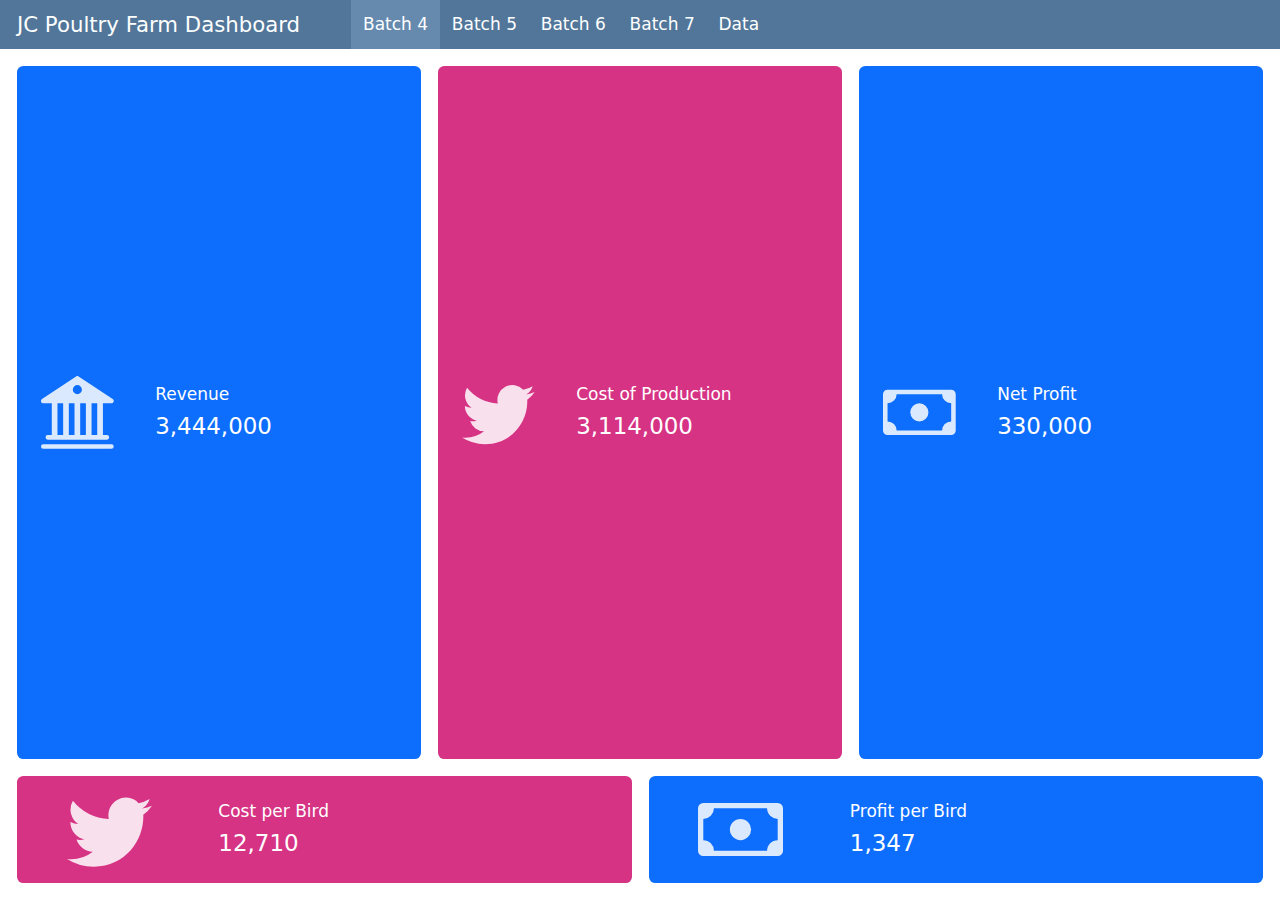
<file: R/jc-poultry-farm.html>
<!DOCTYPE html>
<html xmlns="http://www.w3.org/1999/xhtml" lang="en" xml:lang="en"><head>

<meta charset="utf-8">
<meta name="generator" content="quarto-1.5.57">

<meta name="viewport" content="width=device-width, initial-scale=1.0, user-scalable=yes">


<title>JC Poultry Farm Dashboard</title>
<style>
code{white-space: pre-wrap;}
span.smallcaps{font-variant: small-caps;}
div.columns{display: flex; gap: min(4vw, 1.5em);}
div.column{flex: auto; overflow-x: auto;}
div.hanging-indent{margin-left: 1.5em; text-indent: -1.5em;}
ul.task-list{list-style: none;}
ul.task-list li input[type="checkbox"] {
  width: 0.8em;
  margin: 0 0.8em 0.2em -1em; /* quarto-specific, see https://github.com/quarto-dev/quarto-cli/issues/4556 */ 
  vertical-align: middle;
}
</style>


<script src="jc-poultry-farm_files/libs/clipboard/clipboard.min.js"></script>
<script src="jc-poultry-farm_files/libs/quarto-html/quarto.js"></script>
<script src="jc-poultry-farm_files/libs/quarto-html/popper.min.js"></script>
<script src="jc-poultry-farm_files/libs/quarto-html/tippy.umd.min.js"></script>
<script src="jc-poultry-farm_files/libs/quarto-html/anchor.min.js"></script>
<link href="jc-poultry-farm_files/libs/quarto-html/tippy.css" rel="stylesheet">
<link href="jc-poultry-farm_files/libs/quarto-html/quarto-syntax-highlighting.css" rel="stylesheet" id="quarto-text-highlighting-styles">
<script src="jc-poultry-farm_files/libs/bootstrap/bootstrap.min.js"></script>
<link href="jc-poultry-farm_files/libs/bootstrap/bootstrap-icons.css" rel="stylesheet">
<link href="jc-poultry-farm_files/libs/bootstrap/bootstrap.min.css" rel="stylesheet" id="quarto-bootstrap" data-mode="light">
<script src="jc-poultry-farm_files/libs/quarto-dashboard/quarto-dashboard.js"></script>
<script src="jc-poultry-farm_files/libs/quarto-dashboard/stickythead.js"></script>
<script src="jc-poultry-farm_files/libs/quarto-dashboard/datatables.min.js" kdttablesentinel="true"></script>
<script src="jc-poultry-farm_files/libs/quarto-dashboard/pdfmake.min.js" kdttablesentinel="true"></script>
<script src="jc-poultry-farm_files/libs/quarto-dashboard/vfs_fonts.js" kdttablesentinel="true"></script>
<script src="jc-poultry-farm_files/libs/quarto-dashboard/web-components.js" type="module"></script>
<script src="jc-poultry-farm_files/libs/quarto-dashboard/components.js"></script>
<link href="jc-poultry-farm_files/libs/quarto-dashboard/datatables.min.css" rel="stylesheet" kdttablesentinel="true">
<link href="jc-poultry-farm_files/libs/htmltools-fill-0.5.8.1/fill.css" rel="stylesheet">

<script src="jc-poultry-farm_files/libs/bslib-component-js-0.9.0/components.min.js"></script>

<script src="jc-poultry-farm_files/libs/bslib-component-js-0.9.0/web-components.min.js" type="module"></script>

<link href="jc-poultry-farm_files/libs/bslib-component-css-0.9.0/components.css" rel="stylesheet">

<script src="jc-poultry-farm_files/libs/bslib-tag-require-0.9.0/tag-require.js"></script>

<script src="jc-poultry-farm_files/libs/htmlwidgets-1.6.4/htmlwidgets.js"></script>

<link href="jc-poultry-farm_files/libs/datatables-css-0.0.0/datatables-crosstalk.css" rel="stylesheet">

<script src="jc-poultry-farm_files/libs/datatables-binding-0.33/datatables.js"></script>

<script src="jc-poultry-farm_files/libs/jquery-3.6.0/jquery-3.6.0.min.js"></script>

<link href="jc-poultry-farm_files/libs/dt-core-1.13.6/css/jquery.dataTables.min.css" rel="stylesheet">

<link href="jc-poultry-farm_files/libs/dt-core-1.13.6/css/jquery.dataTables.extra.css" rel="stylesheet">

<script src="jc-poultry-farm_files/libs/dt-core-1.13.6/js/jquery.dataTables.min.js"></script>

<link href="jc-poultry-farm_files/libs/nouislider-7.0.10/jquery.nouislider.min.css" rel="stylesheet">

<script src="jc-poultry-farm_files/libs/nouislider-7.0.10/jquery.nouislider.min.js"></script>

<link href="jc-poultry-farm_files/libs/selectize-0.12.0/selectize.bootstrap3.css" rel="stylesheet">

<script src="jc-poultry-farm_files/libs/selectize-0.12.0/selectize.min.js"></script>

<link href="jc-poultry-farm_files/libs/crosstalk-1.2.1/css/crosstalk.min.css" rel="stylesheet">

<script src="jc-poultry-farm_files/libs/crosstalk-1.2.1/js/crosstalk.min.js"></script>



</head>

<body class="quarto-dashboard dashboard-fill fullcontent">

<header id="quarto-dashboard-header">
<nav class="navbar navbar-expand-md slim" data-bs-theme="dark">
  <div class="navbar-container container-fluid">
    <button class="navbar-toggler" type="button" data-bs-toggle="collapse" data-bs-target="#dashboard-collapse" aria-controls="dashboard-collapse" aria-expanded="false" aria-label="Toggle navigation">
      <span class="navbar-toggler-icon"></span>
    </button>    


    <div class="navbar-brand-container">       

      <div class="navbar-title">
        <div class="navbar-title-text"><a href="#">JC Poultry Farm Dashboard</a></div>
        
        
      </div>
    </div>
<div id="dashboard-collapse" class="navbar-collapse collapse"><ul class="navbar-nav navbar-nav-scroll me-auto" role="tablist"><li class="nav-item" role="presentation"><a id="tab-batch-4" class="nav-link active" data-bs-toggle="tab" role="tab" data-bs-target="#batch-4" data-scrolling="false" href="#batch-4" aria-controls="batch-4" aria-selected="true"><span class="nav-link-text">Batch 4</span></a></li><li class="nav-item" role="presentation"><a id="tab-batch-5" class="nav-link" data-bs-toggle="tab" role="tab" data-bs-target="#batch-5" data-scrolling="false" href="#batch-5" aria-controls="batch-5" aria-selected="false"><span class="nav-link-text">Batch 5</span></a></li><li class="nav-item" role="presentation"><a id="tab-batch-6" class="nav-link" data-bs-toggle="tab" role="tab" data-bs-target="#batch-6" data-scrolling="false" href="#batch-6" aria-controls="batch-6" aria-selected="false"><span class="nav-link-text">Batch 6</span></a></li><li class="nav-item" role="presentation"><a id="tab-batch-7" class="nav-link" data-bs-toggle="tab" role="tab" data-bs-target="#batch-7" data-scrolling="false" href="#batch-7" aria-controls="batch-7" aria-selected="false"><span class="nav-link-text">Batch 7</span></a></li><li class="nav-item" role="presentation"><a id="tab-data" class="nav-link" data-bs-toggle="tab" role="tab" data-bs-target="#data" data-scrolling="false" href="#data" aria-controls="data" aria-selected="false"><span class="nav-link-text">Data</span></a></li></ul></div></div>
</nav>
</header>
<div class="page-layout-custom quarto-dashboard-content bslib-gap-spacing html-fill-container bslib-page-fill quarto-dashboard-pages">  

<div class="bslib-grid-item html-fill-item tab-content bslib-grid" data-layout="fill" style="display: grid; grid-template-rows: minmax(3em, 1fr); grid-auto-columns: minmax(0, 1fr);">
<div id="batch-4" class="dashboard-page tab-pane show active html-fill-item html-fill-container" data-orientation="rows" aria-labelledby="tab-batch-4">
<div class="html-fill-item html-fill-container bslib-grid" style="display: grid; grid-template-rows: minmax(3em, 1fr) minmax(3em, max-content); grid-auto-columns: minmax(0, 1fr);">
<div class="html-fill-item html-fill-container bslib-grid" style="display: grid; grid-template-columns: minmax(3em, 1fr);
grid-auto-rows: minmax(0, 1fr);">
<div class="bslib-grid bslib-mb-spacing html-fill-item html-fill-container" data-require-bs-caller="layout_column_wrap()" data-require-bs-version="5" style="grid-template-columns:repeat(auto-fit, minmax(min(250px, 100%), 1fr));grid-auto-rows:1fr;--bslib-grid-height:auto;--bslib-grid-height-mobile:auto;">
<div class="bslib-grid-item bslib-gap-spacing html-fill-container html-fill-item">
<div class="card bslib-card bslib-mb-spacing html-fill-item html-fill-container bslib-value-box bg-primary showcase-left-center" data-bslib-card-init="" data-require-bs-caller="card()" data-require-bs-version="5 5" data-full-screen="false">
<div class="card-body bslib-gap-spacing html-fill-item html-fill-container" style="margin-top:auto;margin-bottom:auto;flex:1 1 auto; padding:0;">
<div class="value-box-grid html-fill-item" style="--bslib-grid-height:auto;--bslib-grid-height-mobile:auto;---bslib-value-box-showcase-w:30%;---bslib-value-box-showcase-w-fs:1fr;---bslib-value-box-showcase-max-h:100px;---bslib-value-box-showcase-max-h-fs:67%;">
<div class="value-box-showcase html-fill-item html-fill-container"><svg xmlns="http://www.w3.org/2000/svg" viewbox="0 0 16 16" class="bi bi-bank2 " style="height:1em;width:1em;fill:currentColor;vertical-align:-0.125em;" aria-hidden="true" role="img"><path d="M8.277.084a.5.5 0 0 0-.554 0l-7.5 5A.5.5 0 0 0 .5 6h1.875v7H1.5a.5.5 0 0 0 0 1h13a.5.5 0 1 0 0-1h-.875V6H15.5a.5.5 0 0 0 .277-.916l-7.5-5zM12.375 6v7h-1.25V6h1.25zm-2.5 0v7h-1.25V6h1.25zm-2.5 0v7h-1.25V6h1.25zm-2.5 0v7h-1.25V6h1.25zM8 4a1 1 0 1 1 0-2 1 1 0 0 1 0 2zM.5 15a.5.5 0 0 0 0 1h15a.5.5 0 1 0 0-1H.5z"></path></svg></div>
<div class="value-box-area html-fill-item html-fill-container">
<p class="value-box-title">Revenue</p>
<p style="font-size: 150%;" class="value-box-value">3,444,000</p>
</div>
</div>
</div>
<script data-bslib-card-init="">bslib.Card.initializeAllCards();</script>
<bslib-tooltip placement="auto" bsoptions="[]" data-require-bs-version="5" data-require-bs-caller="tooltip()">
    <template>Expand</template>
    <span class="bslib-full-screen-enter badge rounded-pill">
        <svg xmlns="http://www.w3.org/2000/svg" viewbox="0 0 24 24" style="height:1em;width:1em;" aria-hidden="true" role="img"><path d="M20 5C20 4.4 19.6 4 19 4H13C12.4 4 12 3.6 12 3C12 2.4 12.4 2 13 2H21C21.6 2 22 2.4 22 3V11C22 11.6 21.6 12 21 12C20.4 12 20 11.6 20 11V5ZM4 19C4 19.6 4.4 20 5 20H11C11.6 20 12 20.4 12 21C12 21.6 11.6 22 11 22H3C2.4 22 2 21.6 2 21V13C2 12.4 2.4 12 3 12C3.6 12 4 12.4 4 13V19Z"></path></svg>
    </span>
</bslib-tooltip><script data-bslib-card-init="">bslib.Card.initializeAllCards();</script></div>
</div>
<div class="bslib-grid-item bslib-gap-spacing html-fill-container html-fill-item">
<div class="card bslib-card bslib-mb-spacing html-fill-item html-fill-container bslib-value-box bg-pink showcase-left-center" data-bslib-card-init="" data-require-bs-caller="card()" data-require-bs-version="5 5" data-full-screen="false">
<div class="card-body bslib-gap-spacing html-fill-item html-fill-container" style="margin-top:auto;margin-bottom:auto;flex:1 1 auto; padding:0;">
<div class="value-box-grid html-fill-item" style="--bslib-grid-height:auto;--bslib-grid-height-mobile:auto;---bslib-value-box-showcase-w:30%;---bslib-value-box-showcase-w-fs:1fr;---bslib-value-box-showcase-max-h:100px;---bslib-value-box-showcase-max-h-fs:67%;">
<div class="value-box-showcase html-fill-item html-fill-container"><svg xmlns="http://www.w3.org/2000/svg" viewbox="0 0 16 16" class="bi bi-twitter " style="height:1em;width:1em;fill:currentColor;vertical-align:-0.125em;" aria-hidden="true" role="img"><path d="M5.026 15c6.038 0 9.341-5.003 9.341-9.334 0-.14 0-.282-.006-.422A6.685 6.685 0 0 0 16 3.542a6.658 6.658 0 0 1-1.889.518 3.301 3.301 0 0 0 1.447-1.817 6.533 6.533 0 0 1-2.087.793A3.286 3.286 0 0 0 7.875 6.03a9.325 9.325 0 0 1-6.767-3.429 3.289 3.289 0 0 0 1.018 4.382A3.323 3.323 0 0 1 .64 6.575v.045a3.288 3.288 0 0 0 2.632 3.218 3.203 3.203 0 0 1-.865.115 3.23 3.23 0 0 1-.614-.057 3.283 3.283 0 0 0 3.067 2.277A6.588 6.588 0 0 1 .78 13.58a6.32 6.32 0 0 1-.78-.045A9.344 9.344 0 0 0 5.026 15z"></path></svg></div>
<div class="value-box-area html-fill-item html-fill-container">
<p class="value-box-title">Cost of Production</p>
<p style="font-size: 150%;" class="value-box-value">3,114,000</p>
</div>
</div>
</div>
<script data-bslib-card-init="">bslib.Card.initializeAllCards();</script>
<bslib-tooltip placement="auto" bsoptions="[]" data-require-bs-version="5" data-require-bs-caller="tooltip()">
    <template>Expand</template>
    <span class="bslib-full-screen-enter badge rounded-pill">
        <svg xmlns="http://www.w3.org/2000/svg" viewbox="0 0 24 24" style="height:1em;width:1em;" aria-hidden="true" role="img"><path d="M20 5C20 4.4 19.6 4 19 4H13C12.4 4 12 3.6 12 3C12 2.4 12.4 2 13 2H21C21.6 2 22 2.4 22 3V11C22 11.6 21.6 12 21 12C20.4 12 20 11.6 20 11V5ZM4 19C4 19.6 4.4 20 5 20H11C11.6 20 12 20.4 12 21C12 21.6 11.6 22 11 22H3C2.4 22 2 21.6 2 21V13C2 12.4 2.4 12 3 12C3.6 12 4 12.4 4 13V19Z"></path></svg>
    </span>
</bslib-tooltip><script data-bslib-card-init="">bslib.Card.initializeAllCards();</script></div>
</div>
<div class="bslib-grid-item bslib-gap-spacing html-fill-container html-fill-item">
<div class="card bslib-card bslib-mb-spacing html-fill-item html-fill-container bslib-value-box bg-primary showcase-left-center" data-bslib-card-init="" data-require-bs-caller="card()" data-require-bs-version="5 5" data-full-screen="false">
<div class="card-body bslib-gap-spacing html-fill-item html-fill-container" style="margin-top:auto;margin-bottom:auto;flex:1 1 auto; padding:0;">
<div class="value-box-grid html-fill-item" style="--bslib-grid-height:auto;--bslib-grid-height-mobile:auto;---bslib-value-box-showcase-w:30%;---bslib-value-box-showcase-w-fs:1fr;---bslib-value-box-showcase-max-h:100px;---bslib-value-box-showcase-max-h-fs:67%;">
<div class="value-box-showcase html-fill-item html-fill-container"><svg xmlns="http://www.w3.org/2000/svg" viewbox="0 0 16 16" class="bi bi-cash " style="height:1em;width:1em;fill:currentColor;vertical-align:-0.125em;" aria-hidden="true" role="img"><path d="M8 10a2 2 0 1 0 0-4 2 2 0 0 0 0 4z"></path>
<path d="M0 4a1 1 0 0 1 1-1h14a1 1 0 0 1 1 1v8a1 1 0 0 1-1 1H1a1 1 0 0 1-1-1V4zm3 0a2 2 0 0 1-2 2v4a2 2 0 0 1 2 2h10a2 2 0 0 1 2-2V6a2 2 0 0 1-2-2H3z"></path></svg></div>
<div class="value-box-area html-fill-item html-fill-container">
<p class="value-box-title">Net Profit</p>
<p style="font-size: 150%;" class="value-box-value">330,000</p>
</div>
</div>
</div>
<script data-bslib-card-init="">bslib.Card.initializeAllCards();</script>
<bslib-tooltip placement="auto" bsoptions="[]" data-require-bs-version="5" data-require-bs-caller="tooltip()">
    <template>Expand</template>
    <span class="bslib-full-screen-enter badge rounded-pill">
        <svg xmlns="http://www.w3.org/2000/svg" viewbox="0 0 24 24" style="height:1em;width:1em;" aria-hidden="true" role="img"><path d="M20 5C20 4.4 19.6 4 19 4H13C12.4 4 12 3.6 12 3C12 2.4 12.4 2 13 2H21C21.6 2 22 2.4 22 3V11C22 11.6 21.6 12 21 12C20.4 12 20 11.6 20 11V5ZM4 19C4 19.6 4.4 20 5 20H11C11.6 20 12 20.4 12 21C12 21.6 11.6 22 11 22H3C2.4 22 2 21.6 2 21V13C2 12.4 2.4 12 3 12C3.6 12 4 12.4 4 13V19Z"></path></svg>
    </span>
</bslib-tooltip><script data-bslib-card-init="">bslib.Card.initializeAllCards();</script></div>
</div>
</div>
</div>
<div class="html-fill-item html-fill-container bslib-grid" style="display: grid; grid-template-columns: minmax(3em, 1fr) minmax(3em, 1fr);
grid-auto-rows: minmax(0, 1fr);">
<div class="card bslib-card bslib-mb-spacing html-fill-item html-fill-container bslib-value-box bg-pink showcase-left-center" data-bslib-card-init="" data-require-bs-caller="card()" data-require-bs-version="5 5" data-full-screen="false">
<div class="card-body bslib-gap-spacing html-fill-item html-fill-container" style="margin-top:auto;margin-bottom:auto;flex:1 1 auto; padding:0;">
<div class="value-box-grid html-fill-item" style="--bslib-grid-height:auto;--bslib-grid-height-mobile:auto;---bslib-value-box-showcase-w:30%;---bslib-value-box-showcase-w-fs:1fr;---bslib-value-box-showcase-max-h:100px;---bslib-value-box-showcase-max-h-fs:67%;">
<div class="value-box-showcase html-fill-item html-fill-container"><svg xmlns="http://www.w3.org/2000/svg" viewbox="0 0 16 16" class="bi bi-twitter " style="height:1em;width:1em;fill:currentColor;vertical-align:-0.125em;" aria-hidden="true" role="img"><path d="M5.026 15c6.038 0 9.341-5.003 9.341-9.334 0-.14 0-.282-.006-.422A6.685 6.685 0 0 0 16 3.542a6.658 6.658 0 0 1-1.889.518 3.301 3.301 0 0 0 1.447-1.817 6.533 6.533 0 0 1-2.087.793A3.286 3.286 0 0 0 7.875 6.03a9.325 9.325 0 0 1-6.767-3.429 3.289 3.289 0 0 0 1.018 4.382A3.323 3.323 0 0 1 .64 6.575v.045a3.288 3.288 0 0 0 2.632 3.218 3.203 3.203 0 0 1-.865.115 3.23 3.23 0 0 1-.614-.057 3.283 3.283 0 0 0 3.067 2.277A6.588 6.588 0 0 1 .78 13.58a6.32 6.32 0 0 1-.78-.045A9.344 9.344 0 0 0 5.026 15z"></path></svg></div>
<div class="value-box-area html-fill-item html-fill-container">
<p class="value-box-title">Cost per Bird</p>
<p style="font-size: 150%;" class="value-box-value">12,710</p>
</div>
</div>
</div>
<script data-bslib-card-init="">bslib.Card.initializeAllCards();</script>
<bslib-tooltip placement="auto" bsoptions="[]" data-require-bs-version="5" data-require-bs-caller="tooltip()">
    <template>Expand</template>
    <span class="bslib-full-screen-enter badge rounded-pill">
        <svg xmlns="http://www.w3.org/2000/svg" viewbox="0 0 24 24" style="height:1em;width:1em;" aria-hidden="true" role="img"><path d="M20 5C20 4.4 19.6 4 19 4H13C12.4 4 12 3.6 12 3C12 2.4 12.4 2 13 2H21C21.6 2 22 2.4 22 3V11C22 11.6 21.6 12 21 12C20.4 12 20 11.6 20 11V5ZM4 19C4 19.6 4.4 20 5 20H11C11.6 20 12 20.4 12 21C12 21.6 11.6 22 11 22H3C2.4 22 2 21.6 2 21V13C2 12.4 2.4 12 3 12C3.6 12 4 12.4 4 13V19Z"></path></svg>
    </span>
</bslib-tooltip><script data-bslib-card-init="">bslib.Card.initializeAllCards();</script></div><div class="card bslib-card bslib-mb-spacing html-fill-item html-fill-container bslib-value-box bg-primary showcase-left-center" data-bslib-card-init="" data-require-bs-caller="card()" data-require-bs-version="5 5" data-full-screen="false">
<div class="card-body bslib-gap-spacing html-fill-item html-fill-container" style="margin-top:auto;margin-bottom:auto;flex:1 1 auto; padding:0;">
<div class="value-box-grid html-fill-item" style="--bslib-grid-height:auto;--bslib-grid-height-mobile:auto;---bslib-value-box-showcase-w:30%;---bslib-value-box-showcase-w-fs:1fr;---bslib-value-box-showcase-max-h:100px;---bslib-value-box-showcase-max-h-fs:67%;">
<div class="value-box-showcase html-fill-item html-fill-container"><svg xmlns="http://www.w3.org/2000/svg" viewbox="0 0 16 16" class="bi bi-cash " style="height:1em;width:1em;fill:currentColor;vertical-align:-0.125em;" aria-hidden="true" role="img"><path d="M8 10a2 2 0 1 0 0-4 2 2 0 0 0 0 4z"></path>
<path d="M0 4a1 1 0 0 1 1-1h14a1 1 0 0 1 1 1v8a1 1 0 0 1-1 1H1a1 1 0 0 1-1-1V4zm3 0a2 2 0 0 1-2 2v4a2 2 0 0 1 2 2h10a2 2 0 0 1 2-2V6a2 2 0 0 1-2-2H3z"></path></svg></div>
<div class="value-box-area html-fill-item html-fill-container">
<p class="value-box-title">Profit per Bird</p>
<p style="font-size: 150%;" class="value-box-value">1,347</p>
</div>
</div>
</div>
<script data-bslib-card-init="">bslib.Card.initializeAllCards();</script>
<bslib-tooltip placement="auto" bsoptions="[]" data-require-bs-version="5" data-require-bs-caller="tooltip()">
    <template>Expand</template>
    <span class="bslib-full-screen-enter badge rounded-pill">
        <svg xmlns="http://www.w3.org/2000/svg" viewbox="0 0 24 24" style="height:1em;width:1em;" aria-hidden="true" role="img"><path d="M20 5C20 4.4 19.6 4 19 4H13C12.4 4 12 3.6 12 3C12 2.4 12.4 2 13 2H21C21.6 2 22 2.4 22 3V11C22 11.6 21.6 12 21 12C20.4 12 20 11.6 20 11V5ZM4 19C4 19.6 4.4 20 5 20H11C11.6 20 12 20.4 12 21C12 21.6 11.6 22 11 22H3C2.4 22 2 21.6 2 21V13C2 12.4 2.4 12 3 12C3.6 12 4 12.4 4 13V19Z"></path></svg>
    </span>
</bslib-tooltip><script data-bslib-card-init="">bslib.Card.initializeAllCards();</script></div>
</div>
</div>
</div>
<div id="batch-5" class="dashboard-page tab-pane grid-skip html-fill-item html-fill-container" data-orientation="rows" aria-labelledby="tab-batch-5">
<div class="html-fill-item html-fill-container bslib-grid" style="display: grid; grid-template-rows: minmax(3em, 1fr) minmax(3em, max-content); grid-auto-columns: minmax(0, 1fr);">
<div class="bslib-grid bslib-mb-spacing html-fill-item html-fill-container" data-require-bs-caller="layout_column_wrap()" data-require-bs-version="5" style="grid-template-columns:repeat(auto-fit, minmax(min(250px, 100%), 1fr));grid-auto-rows:1fr;--bslib-grid-height:auto;--bslib-grid-height-mobile:auto;">
<div class="bslib-grid-item bslib-gap-spacing html-fill-container html-fill-item">
<div class="card bslib-card bslib-mb-spacing html-fill-item html-fill-container bslib-value-box bg-primary showcase-left-center" data-bslib-card-init="" data-require-bs-caller="card()" data-require-bs-version="5 5" data-full-screen="false">
<div class="card-body bslib-gap-spacing html-fill-item html-fill-container" style="margin-top:auto;margin-bottom:auto;flex:1 1 auto; padding:0;">
<div class="value-box-grid html-fill-item" style="--bslib-grid-height:auto;--bslib-grid-height-mobile:auto;---bslib-value-box-showcase-w:30%;---bslib-value-box-showcase-w-fs:1fr;---bslib-value-box-showcase-max-h:100px;---bslib-value-box-showcase-max-h-fs:67%;">
<div class="value-box-showcase html-fill-item html-fill-container"><svg xmlns="http://www.w3.org/2000/svg" viewbox="0 0 16 16" class="bi bi-bank2 " style="height:1em;width:1em;fill:currentColor;vertical-align:-0.125em;" aria-hidden="true" role="img"><path d="M8.277.084a.5.5 0 0 0-.554 0l-7.5 5A.5.5 0 0 0 .5 6h1.875v7H1.5a.5.5 0 0 0 0 1h13a.5.5 0 1 0 0-1h-.875V6H15.5a.5.5 0 0 0 .277-.916l-7.5-5zM12.375 6v7h-1.25V6h1.25zm-2.5 0v7h-1.25V6h1.25zm-2.5 0v7h-1.25V6h1.25zm-2.5 0v7h-1.25V6h1.25zM8 4a1 1 0 1 1 0-2 1 1 0 0 1 0 2zM.5 15a.5.5 0 0 0 0 1h15a.5.5 0 1 0 0-1H.5z"></path></svg></div>
<div class="value-box-area html-fill-item html-fill-container">
<p class="value-box-title">Revenue</p>
<p style="font-size: 150%;" class="value-box-value">864,000</p>
</div>
</div>
</div>
<script data-bslib-card-init="">bslib.Card.initializeAllCards();</script>
<bslib-tooltip placement="auto" bsoptions="[]" data-require-bs-version="5" data-require-bs-caller="tooltip()">
    <template>Expand</template>
    <span class="bslib-full-screen-enter badge rounded-pill">
        <svg xmlns="http://www.w3.org/2000/svg" viewbox="0 0 24 24" style="height:1em;width:1em;" aria-hidden="true" role="img"><path d="M20 5C20 4.4 19.6 4 19 4H13C12.4 4 12 3.6 12 3C12 2.4 12.4 2 13 2H21C21.6 2 22 2.4 22 3V11C22 11.6 21.6 12 21 12C20.4 12 20 11.6 20 11V5ZM4 19C4 19.6 4.4 20 5 20H11C11.6 20 12 20.4 12 21C12 21.6 11.6 22 11 22H3C2.4 22 2 21.6 2 21V13C2 12.4 2.4 12 3 12C3.6 12 4 12.4 4 13V19Z"></path></svg>
    </span>
</bslib-tooltip><script data-bslib-card-init="">bslib.Card.initializeAllCards();</script></div>
</div>
<div class="bslib-grid-item bslib-gap-spacing html-fill-container html-fill-item">
<div class="card bslib-card bslib-mb-spacing html-fill-item html-fill-container bslib-value-box bg-pink showcase-left-center" data-bslib-card-init="" data-require-bs-caller="card()" data-require-bs-version="5 5" data-full-screen="false">
<div class="card-body bslib-gap-spacing html-fill-item html-fill-container" style="margin-top:auto;margin-bottom:auto;flex:1 1 auto; padding:0;">
<div class="value-box-grid html-fill-item" style="--bslib-grid-height:auto;--bslib-grid-height-mobile:auto;---bslib-value-box-showcase-w:30%;---bslib-value-box-showcase-w-fs:1fr;---bslib-value-box-showcase-max-h:100px;---bslib-value-box-showcase-max-h-fs:67%;">
<div class="value-box-showcase html-fill-item html-fill-container"><svg xmlns="http://www.w3.org/2000/svg" viewbox="0 0 16 16" class="bi bi-twitter " style="height:1em;width:1em;fill:currentColor;vertical-align:-0.125em;" aria-hidden="true" role="img"><path d="M5.026 15c6.038 0 9.341-5.003 9.341-9.334 0-.14 0-.282-.006-.422A6.685 6.685 0 0 0 16 3.542a6.658 6.658 0 0 1-1.889.518 3.301 3.301 0 0 0 1.447-1.817 6.533 6.533 0 0 1-2.087.793A3.286 3.286 0 0 0 7.875 6.03a9.325 9.325 0 0 1-6.767-3.429 3.289 3.289 0 0 0 1.018 4.382A3.323 3.323 0 0 1 .64 6.575v.045a3.288 3.288 0 0 0 2.632 3.218 3.203 3.203 0 0 1-.865.115 3.23 3.23 0 0 1-.614-.057 3.283 3.283 0 0 0 3.067 2.277A6.588 6.588 0 0 1 .78 13.58a6.32 6.32 0 0 1-.78-.045A9.344 9.344 0 0 0 5.026 15z"></path></svg></div>
<div class="value-box-area html-fill-item html-fill-container">
<p class="value-box-title">Cost of Production</p>
<p style="font-size: 150%;" class="value-box-value">2,417,000</p>
</div>
</div>
</div>
<script data-bslib-card-init="">bslib.Card.initializeAllCards();</script>
<bslib-tooltip placement="auto" bsoptions="[]" data-require-bs-version="5" data-require-bs-caller="tooltip()">
    <template>Expand</template>
    <span class="bslib-full-screen-enter badge rounded-pill">
        <svg xmlns="http://www.w3.org/2000/svg" viewbox="0 0 24 24" style="height:1em;width:1em;" aria-hidden="true" role="img"><path d="M20 5C20 4.4 19.6 4 19 4H13C12.4 4 12 3.6 12 3C12 2.4 12.4 2 13 2H21C21.6 2 22 2.4 22 3V11C22 11.6 21.6 12 21 12C20.4 12 20 11.6 20 11V5ZM4 19C4 19.6 4.4 20 5 20H11C11.6 20 12 20.4 12 21C12 21.6 11.6 22 11 22H3C2.4 22 2 21.6 2 21V13C2 12.4 2.4 12 3 12C3.6 12 4 12.4 4 13V19Z"></path></svg>
    </span>
</bslib-tooltip><script data-bslib-card-init="">bslib.Card.initializeAllCards();</script></div>
</div>
<div class="bslib-grid-item bslib-gap-spacing html-fill-container html-fill-item">
<div class="card bslib-card bslib-mb-spacing html-fill-item html-fill-container bslib-value-box bg-primary showcase-left-center" data-bslib-card-init="" data-require-bs-caller="card()" data-require-bs-version="5 5" data-full-screen="false">
<div class="card-body bslib-gap-spacing html-fill-item html-fill-container" style="margin-top:auto;margin-bottom:auto;flex:1 1 auto; padding:0;">
<div class="value-box-grid html-fill-item" style="--bslib-grid-height:auto;--bslib-grid-height-mobile:auto;---bslib-value-box-showcase-w:30%;---bslib-value-box-showcase-w-fs:1fr;---bslib-value-box-showcase-max-h:100px;---bslib-value-box-showcase-max-h-fs:67%;">
<div class="value-box-showcase html-fill-item html-fill-container"><svg xmlns="http://www.w3.org/2000/svg" viewbox="0 0 16 16" class="bi bi-cash " style="height:1em;width:1em;fill:currentColor;vertical-align:-0.125em;" aria-hidden="true" role="img"><path d="M8 10a2 2 0 1 0 0-4 2 2 0 0 0 0 4z"></path>
<path d="M0 4a1 1 0 0 1 1-1h14a1 1 0 0 1 1 1v8a1 1 0 0 1-1 1H1a1 1 0 0 1-1-1V4zm3 0a2 2 0 0 1-2 2v4a2 2 0 0 1 2 2h10a2 2 0 0 1 2-2V6a2 2 0 0 1-2-2H3z"></path></svg></div>
<div class="value-box-area html-fill-item html-fill-container">
<p class="value-box-title">Net Profit</p>
<p style="font-size: 150%;" class="value-box-value">-1,553,000</p>
</div>
</div>
</div>
<script data-bslib-card-init="">bslib.Card.initializeAllCards();</script>
<bslib-tooltip placement="auto" bsoptions="[]" data-require-bs-version="5" data-require-bs-caller="tooltip()">
    <template>Expand</template>
    <span class="bslib-full-screen-enter badge rounded-pill">
        <svg xmlns="http://www.w3.org/2000/svg" viewbox="0 0 24 24" style="height:1em;width:1em;" aria-hidden="true" role="img"><path d="M20 5C20 4.4 19.6 4 19 4H13C12.4 4 12 3.6 12 3C12 2.4 12.4 2 13 2H21C21.6 2 22 2.4 22 3V11C22 11.6 21.6 12 21 12C20.4 12 20 11.6 20 11V5ZM4 19C4 19.6 4.4 20 5 20H11C11.6 20 12 20.4 12 21C12 21.6 11.6 22 11 22H3C2.4 22 2 21.6 2 21V13C2 12.4 2.4 12 3 12C3.6 12 4 12.4 4 13V19Z"></path></svg>
    </span>
</bslib-tooltip><script data-bslib-card-init="">bslib.Card.initializeAllCards();</script></div>
</div>
</div>
<div class="html-fill-item html-fill-container bslib-grid" style="display: grid; grid-template-columns: minmax(3em, 1fr) minmax(3em, 1fr);
grid-auto-rows: minmax(0, 1fr);">
<div class="card bslib-card bslib-mb-spacing html-fill-item html-fill-container bslib-value-box bg-pink showcase-left-center" data-bslib-card-init="" data-require-bs-caller="card()" data-require-bs-version="5 5" data-full-screen="false">
<div class="card-body bslib-gap-spacing html-fill-item html-fill-container" style="margin-top:auto;margin-bottom:auto;flex:1 1 auto; padding:0;">
<div class="value-box-grid html-fill-item" style="--bslib-grid-height:auto;--bslib-grid-height-mobile:auto;---bslib-value-box-showcase-w:30%;---bslib-value-box-showcase-w-fs:1fr;---bslib-value-box-showcase-max-h:100px;---bslib-value-box-showcase-max-h-fs:67%;">
<div class="value-box-showcase html-fill-item html-fill-container"><svg xmlns="http://www.w3.org/2000/svg" viewbox="0 0 16 16" class="bi bi-twitter " style="height:1em;width:1em;fill:currentColor;vertical-align:-0.125em;" aria-hidden="true" role="img"><path d="M5.026 15c6.038 0 9.341-5.003 9.341-9.334 0-.14 0-.282-.006-.422A6.685 6.685 0 0 0 16 3.542a6.658 6.658 0 0 1-1.889.518 3.301 3.301 0 0 0 1.447-1.817 6.533 6.533 0 0 1-2.087.793A3.286 3.286 0 0 0 7.875 6.03a9.325 9.325 0 0 1-6.767-3.429 3.289 3.289 0 0 0 1.018 4.382A3.323 3.323 0 0 1 .64 6.575v.045a3.288 3.288 0 0 0 2.632 3.218 3.203 3.203 0 0 1-.865.115 3.23 3.23 0 0 1-.614-.057 3.283 3.283 0 0 0 3.067 2.277A6.588 6.588 0 0 1 .78 13.58a6.32 6.32 0 0 1-.78-.045A9.344 9.344 0 0 0 5.026 15z"></path></svg></div>
<div class="value-box-area html-fill-item html-fill-container">
<p class="value-box-title">Cost per Bird</p>
<p style="font-size: 150%;" class="value-box-value">12,085</p>
</div>
</div>
</div>
<script data-bslib-card-init="">bslib.Card.initializeAllCards();</script>
<bslib-tooltip placement="auto" bsoptions="[]" data-require-bs-version="5" data-require-bs-caller="tooltip()">
    <template>Expand</template>
    <span class="bslib-full-screen-enter badge rounded-pill">
        <svg xmlns="http://www.w3.org/2000/svg" viewbox="0 0 24 24" style="height:1em;width:1em;" aria-hidden="true" role="img"><path d="M20 5C20 4.4 19.6 4 19 4H13C12.4 4 12 3.6 12 3C12 2.4 12.4 2 13 2H21C21.6 2 22 2.4 22 3V11C22 11.6 21.6 12 21 12C20.4 12 20 11.6 20 11V5ZM4 19C4 19.6 4.4 20 5 20H11C11.6 20 12 20.4 12 21C12 21.6 11.6 22 11 22H3C2.4 22 2 21.6 2 21V13C2 12.4 2.4 12 3 12C3.6 12 4 12.4 4 13V19Z"></path></svg>
    </span>
</bslib-tooltip><script data-bslib-card-init="">bslib.Card.initializeAllCards();</script></div><div class="card bslib-card bslib-mb-spacing html-fill-item html-fill-container bslib-value-box bg-primary showcase-left-center" data-bslib-card-init="" data-require-bs-caller="card()" data-require-bs-version="5 5" data-full-screen="false">
<div class="card-body bslib-gap-spacing html-fill-item html-fill-container" style="margin-top:auto;margin-bottom:auto;flex:1 1 auto; padding:0;">
<div class="value-box-grid html-fill-item" style="--bslib-grid-height:auto;--bslib-grid-height-mobile:auto;---bslib-value-box-showcase-w:30%;---bslib-value-box-showcase-w-fs:1fr;---bslib-value-box-showcase-max-h:100px;---bslib-value-box-showcase-max-h-fs:67%;">
<div class="value-box-showcase html-fill-item html-fill-container"><svg xmlns="http://www.w3.org/2000/svg" viewbox="0 0 16 16" class="bi bi-cash " style="height:1em;width:1em;fill:currentColor;vertical-align:-0.125em;" aria-hidden="true" role="img"><path d="M8 10a2 2 0 1 0 0-4 2 2 0 0 0 0 4z"></path>
<path d="M0 4a1 1 0 0 1 1-1h14a1 1 0 0 1 1 1v8a1 1 0 0 1-1 1H1a1 1 0 0 1-1-1V4zm3 0a2 2 0 0 1-2 2v4a2 2 0 0 1 2 2h10a2 2 0 0 1 2-2V6a2 2 0 0 1-2-2H3z"></path></svg></div>
<div class="value-box-area html-fill-item html-fill-container">
<p class="value-box-title">Profit per Bird</p>
<p style="font-size: 150%;" class="value-box-value">-7,765</p>
</div>
</div>
</div>
<script data-bslib-card-init="">bslib.Card.initializeAllCards();</script>
<bslib-tooltip placement="auto" bsoptions="[]" data-require-bs-version="5" data-require-bs-caller="tooltip()">
    <template>Expand</template>
    <span class="bslib-full-screen-enter badge rounded-pill">
        <svg xmlns="http://www.w3.org/2000/svg" viewbox="0 0 24 24" style="height:1em;width:1em;" aria-hidden="true" role="img"><path d="M20 5C20 4.4 19.6 4 19 4H13C12.4 4 12 3.6 12 3C12 2.4 12.4 2 13 2H21C21.6 2 22 2.4 22 3V11C22 11.6 21.6 12 21 12C20.4 12 20 11.6 20 11V5ZM4 19C4 19.6 4.4 20 5 20H11C11.6 20 12 20.4 12 21C12 21.6 11.6 22 11 22H3C2.4 22 2 21.6 2 21V13C2 12.4 2.4 12 3 12C3.6 12 4 12.4 4 13V19Z"></path></svg>
    </span>
</bslib-tooltip><script data-bslib-card-init="">bslib.Card.initializeAllCards();</script></div>
</div>
</div>
</div>
<div id="batch-6" class="dashboard-page tab-pane grid-skip html-fill-item html-fill-container" data-orientation="rows" aria-labelledby="tab-batch-6">
<div class="html-fill-item html-fill-container bslib-grid" style="display: grid; grid-template-rows: minmax(3em, 1fr) minmax(3em, max-content); grid-auto-columns: minmax(0, 1fr);">
<div class="bslib-grid bslib-mb-spacing html-fill-item html-fill-container" data-require-bs-caller="layout_column_wrap()" data-require-bs-version="5" style="grid-template-columns:repeat(auto-fit, minmax(min(250px, 100%), 1fr));grid-auto-rows:1fr;--bslib-grid-height:auto;--bslib-grid-height-mobile:auto;">
<div class="bslib-grid-item bslib-gap-spacing html-fill-container html-fill-item">
<div class="card bslib-card bslib-mb-spacing html-fill-item html-fill-container bslib-value-box bg-primary showcase-left-center" data-bslib-card-init="" data-require-bs-caller="card()" data-require-bs-version="5 5" data-full-screen="false">
<div class="card-body bslib-gap-spacing html-fill-item html-fill-container" style="margin-top:auto;margin-bottom:auto;flex:1 1 auto; padding:0;">
<div class="value-box-grid html-fill-item" style="--bslib-grid-height:auto;--bslib-grid-height-mobile:auto;---bslib-value-box-showcase-w:30%;---bslib-value-box-showcase-w-fs:1fr;---bslib-value-box-showcase-max-h:100px;---bslib-value-box-showcase-max-h-fs:67%;">
<div class="value-box-showcase html-fill-item html-fill-container"><svg xmlns="http://www.w3.org/2000/svg" viewbox="0 0 16 16" class="bi bi-bank2 " style="height:1em;width:1em;fill:currentColor;vertical-align:-0.125em;" aria-hidden="true" role="img"><path d="M8.277.084a.5.5 0 0 0-.554 0l-7.5 5A.5.5 0 0 0 .5 6h1.875v7H1.5a.5.5 0 0 0 0 1h13a.5.5 0 1 0 0-1h-.875V6H15.5a.5.5 0 0 0 .277-.916l-7.5-5zM12.375 6v7h-1.25V6h1.25zm-2.5 0v7h-1.25V6h1.25zm-2.5 0v7h-1.25V6h1.25zm-2.5 0v7h-1.25V6h1.25zM8 4a1 1 0 1 1 0-2 1 1 0 0 1 0 2zM.5 15a.5.5 0 0 0 0 1h15a.5.5 0 1 0 0-1H.5z"></path></svg></div>
<div class="value-box-area html-fill-item html-fill-container">
<p class="value-box-title">Revenue</p>
<p style="font-size: 150%;" class="value-box-value">1,993,000</p>
</div>
</div>
</div>
<script data-bslib-card-init="">bslib.Card.initializeAllCards();</script>
<bslib-tooltip placement="auto" bsoptions="[]" data-require-bs-version="5" data-require-bs-caller="tooltip()">
    <template>Expand</template>
    <span class="bslib-full-screen-enter badge rounded-pill">
        <svg xmlns="http://www.w3.org/2000/svg" viewbox="0 0 24 24" style="height:1em;width:1em;" aria-hidden="true" role="img"><path d="M20 5C20 4.4 19.6 4 19 4H13C12.4 4 12 3.6 12 3C12 2.4 12.4 2 13 2H21C21.6 2 22 2.4 22 3V11C22 11.6 21.6 12 21 12C20.4 12 20 11.6 20 11V5ZM4 19C4 19.6 4.4 20 5 20H11C11.6 20 12 20.4 12 21C12 21.6 11.6 22 11 22H3C2.4 22 2 21.6 2 21V13C2 12.4 2.4 12 3 12C3.6 12 4 12.4 4 13V19Z"></path></svg>
    </span>
</bslib-tooltip><script data-bslib-card-init="">bslib.Card.initializeAllCards();</script></div>
</div>
<div class="bslib-grid-item bslib-gap-spacing html-fill-container html-fill-item">
<div class="card bslib-card bslib-mb-spacing html-fill-item html-fill-container bslib-value-box bg-pink showcase-left-center" data-bslib-card-init="" data-require-bs-caller="card()" data-require-bs-version="5 5" data-full-screen="false">
<div class="card-body bslib-gap-spacing html-fill-item html-fill-container" style="margin-top:auto;margin-bottom:auto;flex:1 1 auto; padding:0;">
<div class="value-box-grid html-fill-item" style="--bslib-grid-height:auto;--bslib-grid-height-mobile:auto;---bslib-value-box-showcase-w:30%;---bslib-value-box-showcase-w-fs:1fr;---bslib-value-box-showcase-max-h:100px;---bslib-value-box-showcase-max-h-fs:67%;">
<div class="value-box-showcase html-fill-item html-fill-container"><svg xmlns="http://www.w3.org/2000/svg" viewbox="0 0 16 16" class="bi bi-twitter " style="height:1em;width:1em;fill:currentColor;vertical-align:-0.125em;" aria-hidden="true" role="img"><path d="M5.026 15c6.038 0 9.341-5.003 9.341-9.334 0-.14 0-.282-.006-.422A6.685 6.685 0 0 0 16 3.542a6.658 6.658 0 0 1-1.889.518 3.301 3.301 0 0 0 1.447-1.817 6.533 6.533 0 0 1-2.087.793A3.286 3.286 0 0 0 7.875 6.03a9.325 9.325 0 0 1-6.767-3.429 3.289 3.289 0 0 0 1.018 4.382A3.323 3.323 0 0 1 .64 6.575v.045a3.288 3.288 0 0 0 2.632 3.218 3.203 3.203 0 0 1-.865.115 3.23 3.23 0 0 1-.614-.057 3.283 3.283 0 0 0 3.067 2.277A6.588 6.588 0 0 1 .78 13.58a6.32 6.32 0 0 1-.78-.045A9.344 9.344 0 0 0 5.026 15z"></path></svg></div>
<div class="value-box-area html-fill-item html-fill-container">
<p class="value-box-title">Cost of Production</p>
<p style="font-size: 150%;" class="value-box-value">3,781,700</p>
</div>
</div>
</div>
<script data-bslib-card-init="">bslib.Card.initializeAllCards();</script>
<bslib-tooltip placement="auto" bsoptions="[]" data-require-bs-version="5" data-require-bs-caller="tooltip()">
    <template>Expand</template>
    <span class="bslib-full-screen-enter badge rounded-pill">
        <svg xmlns="http://www.w3.org/2000/svg" viewbox="0 0 24 24" style="height:1em;width:1em;" aria-hidden="true" role="img"><path d="M20 5C20 4.4 19.6 4 19 4H13C12.4 4 12 3.6 12 3C12 2.4 12.4 2 13 2H21C21.6 2 22 2.4 22 3V11C22 11.6 21.6 12 21 12C20.4 12 20 11.6 20 11V5ZM4 19C4 19.6 4.4 20 5 20H11C11.6 20 12 20.4 12 21C12 21.6 11.6 22 11 22H3C2.4 22 2 21.6 2 21V13C2 12.4 2.4 12 3 12C3.6 12 4 12.4 4 13V19Z"></path></svg>
    </span>
</bslib-tooltip><script data-bslib-card-init="">bslib.Card.initializeAllCards();</script></div>
</div>
<div class="bslib-grid-item bslib-gap-spacing html-fill-container html-fill-item">
<div class="card bslib-card bslib-mb-spacing html-fill-item html-fill-container bslib-value-box bg-primary showcase-left-center" data-bslib-card-init="" data-require-bs-caller="card()" data-require-bs-version="5 5" data-full-screen="false">
<div class="card-body bslib-gap-spacing html-fill-item html-fill-container" style="margin-top:auto;margin-bottom:auto;flex:1 1 auto; padding:0;">
<div class="value-box-grid html-fill-item" style="--bslib-grid-height:auto;--bslib-grid-height-mobile:auto;---bslib-value-box-showcase-w:30%;---bslib-value-box-showcase-w-fs:1fr;---bslib-value-box-showcase-max-h:100px;---bslib-value-box-showcase-max-h-fs:67%;">
<div class="value-box-showcase html-fill-item html-fill-container"><svg xmlns="http://www.w3.org/2000/svg" viewbox="0 0 16 16" class="bi bi-cash " style="height:1em;width:1em;fill:currentColor;vertical-align:-0.125em;" aria-hidden="true" role="img"><path d="M8 10a2 2 0 1 0 0-4 2 2 0 0 0 0 4z"></path>
<path d="M0 4a1 1 0 0 1 1-1h14a1 1 0 0 1 1 1v8a1 1 0 0 1-1 1H1a1 1 0 0 1-1-1V4zm3 0a2 2 0 0 1-2 2v4a2 2 0 0 1 2 2h10a2 2 0 0 1 2-2V6a2 2 0 0 1-2-2H3z"></path></svg></div>
<div class="value-box-area html-fill-item html-fill-container">
<p class="value-box-title">Net Profit</p>
<p style="font-size: 150%;" class="value-box-value">-1,788,700</p>
</div>
</div>
</div>
<script data-bslib-card-init="">bslib.Card.initializeAllCards();</script>
<bslib-tooltip placement="auto" bsoptions="[]" data-require-bs-version="5" data-require-bs-caller="tooltip()">
    <template>Expand</template>
    <span class="bslib-full-screen-enter badge rounded-pill">
        <svg xmlns="http://www.w3.org/2000/svg" viewbox="0 0 24 24" style="height:1em;width:1em;" aria-hidden="true" role="img"><path d="M20 5C20 4.4 19.6 4 19 4H13C12.4 4 12 3.6 12 3C12 2.4 12.4 2 13 2H21C21.6 2 22 2.4 22 3V11C22 11.6 21.6 12 21 12C20.4 12 20 11.6 20 11V5ZM4 19C4 19.6 4.4 20 5 20H11C11.6 20 12 20.4 12 21C12 21.6 11.6 22 11 22H3C2.4 22 2 21.6 2 21V13C2 12.4 2.4 12 3 12C3.6 12 4 12.4 4 13V19Z"></path></svg>
    </span>
</bslib-tooltip><script data-bslib-card-init="">bslib.Card.initializeAllCards();</script></div>
</div>
</div>
<div class="html-fill-item html-fill-container bslib-grid" style="display: grid; grid-template-columns: minmax(3em, 1fr) minmax(3em, 1fr);
grid-auto-rows: minmax(0, 1fr);">
<div class="card bslib-card bslib-mb-spacing html-fill-item html-fill-container bslib-value-box bg-pink showcase-left-center" data-bslib-card-init="" data-require-bs-caller="card()" data-require-bs-version="5 5" data-full-screen="false">
<div class="card-body bslib-gap-spacing html-fill-item html-fill-container" style="margin-top:auto;margin-bottom:auto;flex:1 1 auto; padding:0;">
<div class="value-box-grid html-fill-item" style="--bslib-grid-height:auto;--bslib-grid-height-mobile:auto;---bslib-value-box-showcase-w:30%;---bslib-value-box-showcase-w-fs:1fr;---bslib-value-box-showcase-max-h:100px;---bslib-value-box-showcase-max-h-fs:67%;">
<div class="value-box-showcase html-fill-item html-fill-container"><svg xmlns="http://www.w3.org/2000/svg" viewbox="0 0 16 16" class="bi bi-twitter " style="height:1em;width:1em;fill:currentColor;vertical-align:-0.125em;" aria-hidden="true" role="img"><path d="M5.026 15c6.038 0 9.341-5.003 9.341-9.334 0-.14 0-.282-.006-.422A6.685 6.685 0 0 0 16 3.542a6.658 6.658 0 0 1-1.889.518 3.301 3.301 0 0 0 1.447-1.817 6.533 6.533 0 0 1-2.087.793A3.286 3.286 0 0 0 7.875 6.03a9.325 9.325 0 0 1-6.767-3.429 3.289 3.289 0 0 0 1.018 4.382A3.323 3.323 0 0 1 .64 6.575v.045a3.288 3.288 0 0 0 2.632 3.218 3.203 3.203 0 0 1-.865.115 3.23 3.23 0 0 1-.614-.057 3.283 3.283 0 0 0 3.067 2.277A6.588 6.588 0 0 1 .78 13.58a6.32 6.32 0 0 1-.78-.045A9.344 9.344 0 0 0 5.026 15z"></path></svg></div>
<div class="value-box-area html-fill-item html-fill-container">
<p class="value-box-title">Cost per Bird</p>
<p style="font-size: 150%;" class="value-box-value">10,930</p>
</div>
</div>
</div>
<script data-bslib-card-init="">bslib.Card.initializeAllCards();</script>
<bslib-tooltip placement="auto" bsoptions="[]" data-require-bs-version="5" data-require-bs-caller="tooltip()">
    <template>Expand</template>
    <span class="bslib-full-screen-enter badge rounded-pill">
        <svg xmlns="http://www.w3.org/2000/svg" viewbox="0 0 24 24" style="height:1em;width:1em;" aria-hidden="true" role="img"><path d="M20 5C20 4.4 19.6 4 19 4H13C12.4 4 12 3.6 12 3C12 2.4 12.4 2 13 2H21C21.6 2 22 2.4 22 3V11C22 11.6 21.6 12 21 12C20.4 12 20 11.6 20 11V5ZM4 19C4 19.6 4.4 20 5 20H11C11.6 20 12 20.4 12 21C12 21.6 11.6 22 11 22H3C2.4 22 2 21.6 2 21V13C2 12.4 2.4 12 3 12C3.6 12 4 12.4 4 13V19Z"></path></svg>
    </span>
</bslib-tooltip><script data-bslib-card-init="">bslib.Card.initializeAllCards();</script></div><div class="card bslib-card bslib-mb-spacing html-fill-item html-fill-container bslib-value-box bg-primary showcase-left-center" data-bslib-card-init="" data-require-bs-caller="card()" data-require-bs-version="5 5" data-full-screen="false">
<div class="card-body bslib-gap-spacing html-fill-item html-fill-container" style="margin-top:auto;margin-bottom:auto;flex:1 1 auto; padding:0;">
<div class="value-box-grid html-fill-item" style="--bslib-grid-height:auto;--bslib-grid-height-mobile:auto;---bslib-value-box-showcase-w:30%;---bslib-value-box-showcase-w-fs:1fr;---bslib-value-box-showcase-max-h:100px;---bslib-value-box-showcase-max-h-fs:67%;">
<div class="value-box-showcase html-fill-item html-fill-container"><svg xmlns="http://www.w3.org/2000/svg" viewbox="0 0 16 16" class="bi bi-cash " style="height:1em;width:1em;fill:currentColor;vertical-align:-0.125em;" aria-hidden="true" role="img"><path d="M8 10a2 2 0 1 0 0-4 2 2 0 0 0 0 4z"></path>
<path d="M0 4a1 1 0 0 1 1-1h14a1 1 0 0 1 1 1v8a1 1 0 0 1-1 1H1a1 1 0 0 1-1-1V4zm3 0a2 2 0 0 1-2 2v4a2 2 0 0 1 2 2h10a2 2 0 0 1 2-2V6a2 2 0 0 1-2-2H3z"></path></svg></div>
<div class="value-box-area html-fill-item html-fill-container">
<p class="value-box-title">Profit per Bird</p>
<p style="font-size: 150%;" class="value-box-value">-5,170</p>
</div>
</div>
</div>
<script data-bslib-card-init="">bslib.Card.initializeAllCards();</script>
<bslib-tooltip placement="auto" bsoptions="[]" data-require-bs-version="5" data-require-bs-caller="tooltip()">
    <template>Expand</template>
    <span class="bslib-full-screen-enter badge rounded-pill">
        <svg xmlns="http://www.w3.org/2000/svg" viewbox="0 0 24 24" style="height:1em;width:1em;" aria-hidden="true" role="img"><path d="M20 5C20 4.4 19.6 4 19 4H13C12.4 4 12 3.6 12 3C12 2.4 12.4 2 13 2H21C21.6 2 22 2.4 22 3V11C22 11.6 21.6 12 21 12C20.4 12 20 11.6 20 11V5ZM4 19C4 19.6 4.4 20 5 20H11C11.6 20 12 20.4 12 21C12 21.6 11.6 22 11 22H3C2.4 22 2 21.6 2 21V13C2 12.4 2.4 12 3 12C3.6 12 4 12.4 4 13V19Z"></path></svg>
    </span>
</bslib-tooltip><script data-bslib-card-init="">bslib.Card.initializeAllCards();</script></div>
</div>
</div>
</div>
<div id="batch-7" class="dashboard-page tab-pane grid-skip html-fill-item html-fill-container" data-orientation="rows" aria-labelledby="tab-batch-7">
<div class="html-fill-item html-fill-container bslib-grid" style="display: grid; grid-template-rows: minmax(3em, 1fr) minmax(3em, max-content); grid-auto-columns: minmax(0, 1fr);">
<div class="card bslib-card bslib-mb-spacing html-fill-item html-fill-container bslib-value-box bg-pink showcase-left-center" data-bslib-card-init="" data-require-bs-caller="card()" data-require-bs-version="5 5" data-full-screen="false">
<div class="card-body bslib-gap-spacing html-fill-item html-fill-container" style="margin-top:auto;margin-bottom:auto;flex:1 1 auto; padding:0;">
<div class="value-box-grid html-fill-item" style="--bslib-grid-height:auto;--bslib-grid-height-mobile:auto;---bslib-value-box-showcase-w:30%;---bslib-value-box-showcase-w-fs:1fr;---bslib-value-box-showcase-max-h:100px;---bslib-value-box-showcase-max-h-fs:67%;">
<div class="value-box-showcase html-fill-item html-fill-container"><svg xmlns="http://www.w3.org/2000/svg" viewbox="0 0 16 16" class="bi bi-twitter " style="height:1em;width:1em;fill:currentColor;vertical-align:-0.125em;" aria-hidden="true" role="img"><path d="M5.026 15c6.038 0 9.341-5.003 9.341-9.334 0-.14 0-.282-.006-.422A6.685 6.685 0 0 0 16 3.542a6.658 6.658 0 0 1-1.889.518 3.301 3.301 0 0 0 1.447-1.817 6.533 6.533 0 0 1-2.087.793A3.286 3.286 0 0 0 7.875 6.03a9.325 9.325 0 0 1-6.767-3.429 3.289 3.289 0 0 0 1.018 4.382A3.323 3.323 0 0 1 .64 6.575v.045a3.288 3.288 0 0 0 2.632 3.218 3.203 3.203 0 0 1-.865.115 3.23 3.23 0 0 1-.614-.057 3.283 3.283 0 0 0 3.067 2.277A6.588 6.588 0 0 1 .78 13.58a6.32 6.32 0 0 1-.78-.045A9.344 9.344 0 0 0 5.026 15z"></path></svg></div>
<div class="value-box-area html-fill-item html-fill-container">
<p class="value-box-title">Cost of Production</p>
<p class="value-box-value">2,056,000</p>
</div>
</div>
</div>
<script data-bslib-card-init="">bslib.Card.initializeAllCards();</script>
<bslib-tooltip placement="auto" bsoptions="[]" data-require-bs-version="5" data-require-bs-caller="tooltip()">
    <template>Expand</template>
    <span class="bslib-full-screen-enter badge rounded-pill">
        <svg xmlns="http://www.w3.org/2000/svg" viewbox="0 0 24 24" style="height:1em;width:1em;" aria-hidden="true" role="img"><path d="M20 5C20 4.4 19.6 4 19 4H13C12.4 4 12 3.6 12 3C12 2.4 12.4 2 13 2H21C21.6 2 22 2.4 22 3V11C22 11.6 21.6 12 21 12C20.4 12 20 11.6 20 11V5ZM4 19C4 19.6 4.4 20 5 20H11C11.6 20 12 20.4 12 21C12 21.6 11.6 22 11 22H3C2.4 22 2 21.6 2 21V13C2 12.4 2.4 12 3 12C3.6 12 4 12.4 4 13V19Z"></path></svg>
    </span>
</bslib-tooltip><script data-bslib-card-init="">bslib.Card.initializeAllCards();</script></div>
<div class="html-fill-item html-fill-container bslib-grid" style="display: grid; grid-template-columns: minmax(3em, 1fr);
grid-auto-rows: minmax(0, 1fr);">
<div class="card bslib-card bslib-mb-spacing html-fill-item html-fill-container bslib-value-box bg-pink showcase-left-center" data-bslib-card-init="" data-require-bs-caller="card()" data-require-bs-version="5 5" data-full-screen="false">
<div class="card-body bslib-gap-spacing html-fill-item html-fill-container" style="margin-top:auto;margin-bottom:auto;flex:1 1 auto; padding:0;">
<div class="value-box-grid html-fill-item" style="--bslib-grid-height:auto;--bslib-grid-height-mobile:auto;---bslib-value-box-showcase-w:30%;---bslib-value-box-showcase-w-fs:1fr;---bslib-value-box-showcase-max-h:100px;---bslib-value-box-showcase-max-h-fs:67%;">
<div class="value-box-showcase html-fill-item html-fill-container"><svg xmlns="http://www.w3.org/2000/svg" viewbox="0 0 16 16" class="bi bi-twitter " style="height:1em;width:1em;fill:currentColor;vertical-align:-0.125em;" aria-hidden="true" role="img"><path d="M5.026 15c6.038 0 9.341-5.003 9.341-9.334 0-.14 0-.282-.006-.422A6.685 6.685 0 0 0 16 3.542a6.658 6.658 0 0 1-1.889.518 3.301 3.301 0 0 0 1.447-1.817 6.533 6.533 0 0 1-2.087.793A3.286 3.286 0 0 0 7.875 6.03a9.325 9.325 0 0 1-6.767-3.429 3.289 3.289 0 0 0 1.018 4.382A3.323 3.323 0 0 1 .64 6.575v.045a3.288 3.288 0 0 0 2.632 3.218 3.203 3.203 0 0 1-.865.115 3.23 3.23 0 0 1-.614-.057 3.283 3.283 0 0 0 3.067 2.277A6.588 6.588 0 0 1 .78 13.58a6.32 6.32 0 0 1-.78-.045A9.344 9.344 0 0 0 5.026 15z"></path></svg></div>
<div class="value-box-area html-fill-item html-fill-container">
<p class="value-box-title">Cost per Bird</p>
<p class="value-box-value">5,925</p>
</div>
</div>
</div>
<script data-bslib-card-init="">bslib.Card.initializeAllCards();</script>
<bslib-tooltip placement="auto" bsoptions="[]" data-require-bs-version="5" data-require-bs-caller="tooltip()">
    <template>Expand</template>
    <span class="bslib-full-screen-enter badge rounded-pill">
        <svg xmlns="http://www.w3.org/2000/svg" viewbox="0 0 24 24" style="height:1em;width:1em;" aria-hidden="true" role="img"><path d="M20 5C20 4.4 19.6 4 19 4H13C12.4 4 12 3.6 12 3C12 2.4 12.4 2 13 2H21C21.6 2 22 2.4 22 3V11C22 11.6 21.6 12 21 12C20.4 12 20 11.6 20 11V5ZM4 19C4 19.6 4.4 20 5 20H11C11.6 20 12 20.4 12 21C12 21.6 11.6 22 11 22H3C2.4 22 2 21.6 2 21V13C2 12.4 2.4 12 3 12C3.6 12 4 12.4 4 13V19Z"></path></svg>
    </span>
</bslib-tooltip><script data-bslib-card-init="">bslib.Card.initializeAllCards();</script></div>
</div>
</div>
</div>
<div id="data" class="dashboard-page tab-pane grid-skip html-fill-item html-fill-container" data-orientation="rows" aria-labelledby="tab-data">
<div class="html-fill-item html-fill-container bslib-grid" style="display: grid; grid-template-rows: minmax(3em, 1fr); grid-auto-columns: minmax(0, 1fr);">
<div class="card cell html-fill-item html-fill-container bslib-card" data-bslib-card-init="" data-require-bs-caller="card()" data-full-screen="false">
<div class="card-body html-fill-item html-fill-container">
<div class="cell-output-display html-fill-item html-fill-container">
<div class="datatables html-widget html-fill-item html-fill-container" id="htmlwidget-cb31fb8daede5a7c37d1" style="width:100%;height:auto;"></div>
<script type="application/json" data-for="htmlwidget-cb31fb8daede5a7c37d1">{"x":{"filter":"top","vertical":false,"filterHTML":"<tr>\n  <td><\/td>\n  <td data-type=\"date\" style=\"vertical-align: top;\">\n    <div class=\"form-group has-feedback\" style=\"margin-bottom: auto;\">\n      <input type=\"search\" placeholder=\"All\" class=\"form-control\" style=\"width: 100%;\"/>\n      <span class=\"glyphicon glyphicon-remove-circle form-control-feedback\"><\/span>\n    <\/div>\n    <div style=\"display: none;position: absolute;width: 200px;opacity: 1\">\n      <div data-min=\"1734134400000\" data-max=\"1743379200000\"><\/div>\n      <span style=\"float: left;\"><\/span>\n      <span style=\"float: right;\"><\/span>\n    <\/div>\n  <\/td>\n  <td data-type=\"character\" style=\"vertical-align: top;\">\n    <div class=\"form-group has-feedback\" style=\"margin-bottom: auto;\">\n      <input type=\"search\" placeholder=\"All\" class=\"form-control\" style=\"width: 100%;\"/>\n      <span class=\"glyphicon glyphicon-remove-circle form-control-feedback\"><\/span>\n    <\/div>\n  <\/td>\n  <td data-type=\"character\" style=\"vertical-align: top;\">\n    <div class=\"form-group has-feedback\" style=\"margin-bottom: auto;\">\n      <input type=\"search\" placeholder=\"All\" class=\"form-control\" style=\"width: 100%;\"/>\n      <span class=\"glyphicon glyphicon-remove-circle form-control-feedback\"><\/span>\n    <\/div>\n  <\/td>\n  <td data-type=\"character\" style=\"vertical-align: top;\">\n    <div class=\"form-group has-feedback\" style=\"margin-bottom: auto;\">\n      <input type=\"search\" placeholder=\"All\" class=\"form-control\" style=\"width: 100%;\" disabled=\"\"/>\n      <span class=\"glyphicon glyphicon-remove-circle form-control-feedback\"><\/span>\n    <\/div>\n  <\/td>\n  <td data-type=\"character\" style=\"vertical-align: top;\">\n    <div class=\"form-group has-feedback\" style=\"margin-bottom: auto;\">\n      <input type=\"search\" placeholder=\"All\" class=\"form-control\" style=\"width: 100%;\"/>\n      <span class=\"glyphicon glyphicon-remove-circle form-control-feedback\"><\/span>\n    <\/div>\n  <\/td>\n  <td data-type=\"character\" style=\"vertical-align: top;\">\n    <div class=\"form-group has-feedback\" style=\"margin-bottom: auto;\">\n      <input type=\"search\" placeholder=\"All\" class=\"form-control\" style=\"width: 100%;\"/>\n      <span class=\"glyphicon glyphicon-remove-circle form-control-feedback\"><\/span>\n    <\/div>\n  <\/td>\n  <td data-type=\"character\" style=\"vertical-align: top;\">\n    <div class=\"form-group has-feedback\" style=\"margin-bottom: auto;\">\n      <input type=\"search\" placeholder=\"All\" class=\"form-control\" style=\"width: 100%;\"/>\n      <span class=\"glyphicon glyphicon-remove-circle form-control-feedback\"><\/span>\n    <\/div>\n  <\/td>\n  <td data-type=\"character\" style=\"vertical-align: top;\">\n    <div class=\"form-group has-feedback\" style=\"margin-bottom: auto;\">\n      <input type=\"search\" placeholder=\"All\" class=\"form-control\" style=\"width: 100%;\"/>\n      <span class=\"glyphicon glyphicon-remove-circle form-control-feedback\"><\/span>\n    <\/div>\n  <\/td>\n  <td data-type=\"number\" style=\"vertical-align: top;\">\n    <div class=\"form-group has-feedback\" style=\"margin-bottom: auto;\">\n      <input type=\"search\" placeholder=\"All\" class=\"form-control\" style=\"width: 100%;\"/>\n      <span class=\"glyphicon glyphicon-remove-circle form-control-feedback\"><\/span>\n    <\/div>\n    <div style=\"display: none;position: absolute;width: 200px;opacity: 1\">\n      <div data-min=\"1\" data-max=\"10000\"><\/div>\n      <span style=\"float: left;\"><\/span>\n      <span style=\"float: right;\"><\/span>\n    <\/div>\n  <\/td>\n  <td data-type=\"integer\" style=\"vertical-align: top;\">\n    <div class=\"form-group has-feedback\" style=\"margin-bottom: auto;\">\n      <input type=\"search\" placeholder=\"All\" class=\"form-control\" style=\"width: 100%;\"/>\n      <span class=\"glyphicon glyphicon-remove-circle form-control-feedback\"><\/span>\n    <\/div>\n    <div style=\"display: none;position: absolute;width: 200px;opacity: 1\">\n      <div data-min=\"13\" data-max=\"280000\"><\/div>\n      <span style=\"float: left;\"><\/span>\n      <span style=\"float: right;\"><\/span>\n    <\/div>\n  <\/td>\n  <td data-type=\"number\" style=\"vertical-align: top;\">\n    <div class=\"form-group has-feedback\" style=\"margin-bottom: auto;\">\n      <input type=\"search\" placeholder=\"All\" class=\"form-control\" style=\"width: 100%;\"/>\n      <span class=\"glyphicon glyphicon-remove-circle form-control-feedback\"><\/span>\n    <\/div>\n    <div style=\"display: none;position: absolute;width: 200px;opacity: 1\">\n      <div data-min=\"500\" data-max=\"1120000\"><\/div>\n      <span style=\"float: left;\"><\/span>\n      <span style=\"float: right;\"><\/span>\n    <\/div>\n  <\/td>\n  <td data-type=\"integer\" style=\"vertical-align: top;\">\n    <div class=\"form-group has-feedback\" style=\"margin-bottom: auto;\">\n      <input type=\"search\" placeholder=\"All\" class=\"form-control\" style=\"width: 100%;\"/>\n      <span class=\"glyphicon glyphicon-remove-circle form-control-feedback\"><\/span>\n    <\/div>\n    <div style=\"display: none;position: absolute;width: 200px;opacity: 1\">\n      <div data-min=\"500\" data-max=\"100000000\"><\/div>\n      <span style=\"float: left;\"><\/span>\n      <span style=\"float: right;\"><\/span>\n    <\/div>\n  <\/td>\n  <td data-type=\"character\" style=\"vertical-align: top;\">\n    <div class=\"form-group has-feedback\" style=\"margin-bottom: auto;\">\n      <input type=\"search\" placeholder=\"All\" class=\"form-control\" style=\"width: 100%;\"/>\n      <span class=\"glyphicon glyphicon-remove-circle form-control-feedback\"><\/span>\n    <\/div>\n  <\/td>\n  <td data-type=\"character\" style=\"vertical-align: top;\">\n    <div class=\"form-group has-feedback\" style=\"margin-bottom: auto;\">\n      <input type=\"search\" placeholder=\"All\" class=\"form-control\" style=\"width: 100%;\"/>\n      <span class=\"glyphicon glyphicon-remove-circle form-control-feedback\"><\/span>\n    <\/div>\n  <\/td>\n  <td data-type=\"character\" style=\"vertical-align: top;\">\n    <div class=\"form-group has-feedback\" style=\"margin-bottom: auto;\">\n      <input type=\"search\" placeholder=\"All\" class=\"form-control\" style=\"width: 100%;\"/>\n      <span class=\"glyphicon glyphicon-remove-circle form-control-feedback\"><\/span>\n    <\/div>\n  <\/td>\n  <td data-type=\"integer\" style=\"vertical-align: top;\">\n    <div class=\"form-group has-feedback\" style=\"margin-bottom: auto;\">\n      <input type=\"search\" placeholder=\"All\" class=\"form-control\" style=\"width: 100%;\"/>\n      <span class=\"glyphicon glyphicon-remove-circle form-control-feedback\"><\/span>\n    <\/div>\n    <div style=\"display: none;position: absolute;width: 200px;opacity: 1\">\n      <div data-min=\"435824212\" data-max=\"454396623\"><\/div>\n      <span style=\"float: left;\"><\/span>\n      <span style=\"float: right;\"><\/span>\n    <\/div>\n  <\/td>\n  <td data-type=\"character\" style=\"vertical-align: top;\">\n    <div class=\"form-group has-feedback\" style=\"margin-bottom: auto;\">\n      <input type=\"search\" placeholder=\"All\" class=\"form-control\" style=\"width: 100%;\"/>\n      <span class=\"glyphicon glyphicon-remove-circle form-control-feedback\"><\/span>\n    <\/div>\n  <\/td>\n  <td data-type=\"character\" style=\"vertical-align: top;\">\n    <div class=\"form-group has-feedback\" style=\"margin-bottom: auto;\">\n      <input type=\"search\" placeholder=\"All\" class=\"form-control\" style=\"width: 100%;\"/>\n      <span class=\"glyphicon glyphicon-remove-circle form-control-feedback\"><\/span>\n    <\/div>\n  <\/td>\n  <td data-type=\"logical\" style=\"vertical-align: top;\">\n    <div class=\"form-group has-feedback\" style=\"margin-bottom: auto;\">\n      <input type=\"search\" placeholder=\"All\" class=\"form-control\" style=\"width: 100%;\" disabled=\"\"/>\n      <span class=\"glyphicon glyphicon-remove-circle form-control-feedback\"><\/span>\n    <\/div>\n    <div style=\"width: 100%; display: none;\">\n      <select multiple=\"multiple\" style=\"width: 100%;\" data-options=\"[&quot;true&quot;,&quot;false&quot;,&quot;na&quot;]\"><\/select>\n    <\/div>\n  <\/td>\n  <td data-type=\"logical\" style=\"vertical-align: top;\">\n    <div class=\"form-group has-feedback\" style=\"margin-bottom: auto;\">\n      <input type=\"search\" placeholder=\"All\" class=\"form-control\" style=\"width: 100%;\" disabled=\"\"/>\n      <span class=\"glyphicon glyphicon-remove-circle form-control-feedback\"><\/span>\n    <\/div>\n    <div style=\"width: 100%; display: none;\">\n      <select multiple=\"multiple\" style=\"width: 100%;\" data-options=\"[&quot;true&quot;,&quot;false&quot;,&quot;na&quot;]\"><\/select>\n    <\/div>\n  <\/td>\n  <td data-type=\"character\" style=\"vertical-align: top;\">\n    <div class=\"form-group has-feedback\" style=\"margin-bottom: auto;\">\n      <input type=\"search\" placeholder=\"All\" class=\"form-control\" style=\"width: 100%;\" disabled=\"\"/>\n      <span class=\"glyphicon glyphicon-remove-circle form-control-feedback\"><\/span>\n    <\/div>\n  <\/td>\n  <td data-type=\"character\" style=\"vertical-align: top;\">\n    <div class=\"form-group has-feedback\" style=\"margin-bottom: auto;\">\n      <input type=\"search\" placeholder=\"All\" class=\"form-control\" style=\"width: 100%;\" disabled=\"\"/>\n      <span class=\"glyphicon glyphicon-remove-circle form-control-feedback\"><\/span>\n    <\/div>\n  <\/td>\n  <td data-type=\"character\" style=\"vertical-align: top;\">\n    <div class=\"form-group has-feedback\" style=\"margin-bottom: auto;\">\n      <input type=\"search\" placeholder=\"All\" class=\"form-control\" style=\"width: 100%;\" disabled=\"\"/>\n      <span class=\"glyphicon glyphicon-remove-circle form-control-feedback\"><\/span>\n    <\/div>\n  <\/td>\n  <td data-type=\"logical\" style=\"vertical-align: top;\">\n    <div class=\"form-group has-feedback\" style=\"margin-bottom: auto;\">\n      <input type=\"search\" placeholder=\"All\" class=\"form-control\" style=\"width: 100%;\" disabled=\"\"/>\n      <span class=\"glyphicon glyphicon-remove-circle form-control-feedback\"><\/span>\n    <\/div>\n    <div style=\"width: 100%; display: none;\">\n      <select multiple=\"multiple\" style=\"width: 100%;\" data-options=\"[&quot;true&quot;,&quot;false&quot;,&quot;na&quot;]\"><\/select>\n    <\/div>\n  <\/td>\n  <td data-type=\"integer\" style=\"vertical-align: top;\">\n    <div class=\"form-group has-feedback\" style=\"margin-bottom: auto;\">\n      <input type=\"search\" placeholder=\"All\" class=\"form-control\" style=\"width: 100%;\"/>\n      <span class=\"glyphicon glyphicon-remove-circle form-control-feedback\"><\/span>\n    <\/div>\n    <div style=\"display: none;position: absolute;width: 200px;opacity: 1\">\n      <div data-min=\"2\" data-max=\"176\"><\/div>\n      <span style=\"float: left;\"><\/span>\n      <span style=\"float: right;\"><\/span>\n    <\/div>\n  <\/td>\n<\/tr>","data":[["1","2","3","4","5","6","7","8","9","10","11","12","13","14","15","16","17","18","19","20","21","22","23","24","25","26","27","28","29","30","31","32","33","34","35","36","37","38","39","40","41","42","43","44","45","46","47","48","49","50","51","52","53","54","55","56","57","58","59","60","61","62","63","64","65","66","67","68","69","70","71","72","73","74","75","76","77","78","79","80","81","82","83","84","85","86","87","88","89","90","91","92","93","94","95","96","97","98","99","100","101","102","103","104","105","106","107","108","109","110","111","112","113","114","115","116","117","118","119","120","121","122","123","124","125","126","127","128","129"],["2025-01-28","2025-02-03","2025-02-04","2025-02-06","2025-02-07","2025-02-07","2025-02-07","2025-02-10","2025-02-10","2025-02-10","2025-02-10","2025-02-11","2025-02-11","2025-02-11","2025-02-11","2025-02-11","2025-02-11","2025-02-13","2025-02-13","2025-02-13","2025-02-13","2025-02-13","2025-02-17","2025-02-17","2025-02-17","2025-02-17","2025-02-18","2025-02-18","2025-02-18","2025-02-18","2025-02-18","2025-02-18","2025-02-18","2025-02-23","2025-02-23","2025-02-24","2025-02-24","2025-02-24","2025-02-24","2025-02-24","2025-02-24","2025-02-21","2025-02-25","2025-02-26","2025-02-26","2025-02-26","2025-02-26","2025-02-26","2025-02-26","2025-02-26","2025-02-28","2025-02-28","2025-02-28","2025-01-28","2025-01-26","2025-01-28","2025-03-03","2025-03-03","2025-03-03","2025-03-06","2025-03-06","2025-03-06","2025-03-06","2025-03-06","2025-03-04","2025-03-04","2025-03-05","2025-03-05","2025-03-06","2025-03-06","2025-03-07","2025-03-07","2025-03-07","2025-03-07","2025-03-08","2025-03-08","2025-03-08","2025-03-08","2025-03-09","2025-03-09","2025-03-09","2024-12-14","2025-03-10","2025-03-11","2025-03-12","2025-03-12","2025-03-01","2025-03-01","2025-03-13","2025-03-13","2025-03-13","2025-03-13","2025-03-13","2025-03-14","2025-03-15","2025-03-15","2025-03-15","2025-03-31","2025-03-31","2025-03-13","2025-03-16","2025-03-17","2025-03-17","2025-03-17","2025-03-17","2025-03-17","2025-03-17","2025-03-17","2025-03-17","2025-03-10","2025-03-18","2025-03-18","2025-03-18","2025-03-18","2025-03-18","2025-03-18","2025-03-19","2025-03-19","2025-03-19","2025-03-20","2025-03-20","2025-03-20","2025-03-20","2025-03-20","2025-03-20","2025-03-20","2025-03-20","2025-03-20","2025-03-20"],["Batch 4","Batch 4","Batch 4","Batch 4","Batch 4","Batch 6","Batch 6","Batch 4","Batch 4","Batch 4","Batch 6","Batch 4","Batch 4","Batch 6","Batch 4","Batch 6","Batch 6","Batch 5","Batch 6","Batch 6","Batch 6","Batch 6","Batch 4","Batch 4","Batch 4","Batch 4","Batch 5","Batch 5","Batch 6","Batch 6","Batch 6","Batch 6","Batch 5","Batch 5","Batch 6","Batch 6","Batch 6","Batch 7","Batch 6","Batch 4","Batch 6","Batch 6","Batch 6","Batch 4","Batch 4","Batch 4","Batch 5","Batch 5","Batch 4","Batch 5","Batch 7","Batch 7","Batch 4","Batch 4","Batch 4","Batch 4","Batch 6","Batch 6","Batch 6","Batch 4","Batch 4","Batch 4","Batch 5","Batch 5","Batch 4","Batch 4","Batch 4","Batch 4","Batch 4","Batch 4","Batch 7","Batch 7","Batch 4","Batch 4","Batch 4","Batch 4","Batch 4","Batch 4","Batch 4","Batch 4","Batch 4","Batch 5","Batch 4","Batch 4","Batch 4","Batch 4","Batch 6","Batch 6","Batch 6","Batch 6","Batch 8","Batch 6","Batch 4","Batch 4","Batch 5","Batch 5","Batch 5","Batch 5","Batch 6","Batch 4","Batch 4","Batch 4","Batch 6","Batch 6","Batch 6","Batch 5","Batch 6","Batch 6","Batch 6","Batch 7","Batch 6","Batch 6","Batch 6","Batch 6","Batch 5","Batch 6","Batch 6","Batch 5","Batch 6","Batch 6","Batch 6","Batch 5","Batch 5","Batch 7","Batch 7","Batch 7","Batch 7","Batch 8","Batch 8"],["Cost of Goods Sold (COGS)","Cost of Goods Sold (COGS)","Operating Expenditure (OPEX)","Operating Expenditure (OPEX)","Cost of Goods Sold (COGS)","Cost of Goods Sold (COGS)","Operating Expenditure (OPEX)","Cost of Goods Sold (COGS)","Operating Expenditure (OPEX)","Operating Expenditure (OPEX)","Operating Expenditure (OPEX)","Cost of Goods Sold (COGS)","Cost of Goods Sold (COGS)","Cost of Goods Sold (COGS)","Operating Expenditure (OPEX)","Operating Expenditure (OPEX)","Operating Expenditure (OPEX)","Cost of Goods Sold (COGS)","Cost of Goods Sold (COGS)","Operating Expenditure (OPEX)","Operating Expenditure (OPEX)","Operating Expenditure (OPEX)","Cost of Goods Sold (COGS)","Cost of Goods Sold (COGS)","Cost of Goods Sold (COGS)","Operating Expenditure (OPEX)","Operating Expenditure (OPEX)","Operating Expenditure (OPEX)","Operating Expenditure (OPEX)","Operating Expenditure (OPEX)","Cost of Goods Sold (COGS)","Operating Expenditure (OPEX)","Operating Expenditure (OPEX)","Cost of Goods Sold (COGS)","Operating Expenditure (OPEX)","Cost of Goods Sold (COGS)","Cost of Goods Sold (COGS)","Cost of Goods Sold (COGS)","Operating Expenditure (OPEX)","Cost of Goods Sold (COGS)","Operating Expenditure (OPEX)","Operating Expenditure (OPEX)","Operating Expenditure (OPEX)","Cost of Goods Sold (COGS)","Cost of Goods Sold (COGS)","Cost of Goods Sold (COGS)","Cost of Goods Sold (COGS)","Cost of Goods Sold (COGS)","Operating Expenditure (OPEX)","Operating Expenditure (OPEX)","Operating Expenditure (OPEX)","Operating Expenditure (OPEX)","Operating Expenditure (OPEX)","Cost of Goods Sold (COGS)","Operating Expenditure (OPEX)","Operating Expenditure (OPEX)","Cost of Goods Sold (COGS)","Cost of Goods Sold (COGS)","Operating Expenditure (OPEX)","Cost of Goods Sold (COGS)","Cost of Goods Sold (COGS)","Operating Expenditure (OPEX)","Cost of Goods Sold (COGS)","Cost of Goods Sold (COGS)","Revenues","Revenues","Revenues","Revenues","Revenues","Revenues","Cost of Goods Sold (COGS)","Operating Expenditure (OPEX)","Revenues","Revenues","Revenues","Revenues","Revenues","Revenues","Revenues","Revenues","Revenues","Cost of Goods Sold (COGS)","Revenues","Revenues","Revenues","Revenues","Cost of Goods Sold (COGS)","Cost of Goods Sold (COGS)","Cost of Goods Sold (COGS)","Cost of Goods Sold (COGS)","Cost of Goods Sold (COGS)","Operating Expenditure (OPEX)","Revenues","Revenues","Cost of Goods Sold (COGS)","Cost of Goods Sold (COGS)","Operating Expenditure (OPEX)","Operating Expenditure (OPEX)","Operating Expenditure (OPEX)","Revenues","Revenues","Revenues","Revenues","Revenues","Revenues","Revenues","Revenues","Revenues","Revenues","Cost of Goods Sold (COGS)","Revenues","Revenues","Revenues","Revenues","Revenues","Revenues","Revenues","Revenues","Revenues","Revenues","Revenues","Revenues","Revenues","Cost of Goods Sold (COGS)","Cost of Goods Sold (COGS)","Cost of Goods Sold (COGS)","Operating Expenditure (OPEX)","Cost of Goods Sold (COGS)","Operating Expenditure (OPEX)"],["","","","","","","","","","","","","","","","","","","","","","","","","","","","","","","","","","","","","","","","","","","","","","","","","","","","","","","","","","","","","","","","","","","","","","","","","","","","","","","","","","","","","","","","","","","","","","","","","","","","","","","","","","","","","","","","","","","","","","","","","","","","","","","","",""],["","","Utilities (Electricity, Water, etc.)","Other Operating Expenses","","","Transportation Costs","","Transportation Costs","Transportation Costs","Other Operating Expenses","","","","Transportation Costs","Other Operating Expenses","Transportation Costs","","","Transportation Costs","Other Operating Expenses","Transportation Costs","","","","Transportation Costs","Other Operating Expenses","Transportation Costs","Other Operating Expenses","Transportation Costs","","Transportation Costs","Other Operating Expenses","","Transportation Costs","","","","Transportation Costs","","Other Operating Expenses","Transportation Costs","Other Operating Expenses","","","","","","Transportation Costs","Transportation Costs","Other Operating Expenses","Transportation Costs","Salaries and Wages","","Salaries and Wages","Transportation Costs","","","Transportation Costs","","","Transportation Costs","","","","","","","","","","Transportation Costs","","","","","","","","","","","","","","","","","","","","Transportation Costs","","","","","Transportation Costs","Salaries and Wages","Salaries and Wages","","","","","","","","","","","","","","","","","","","","","","","","","","","","Transportation Costs","","Transportation Costs"],["Chicks Purchased","Veterinary Supplies","","","Veterinary Supplies","Chicks Purchased","","Veterinary Supplies","","","","Feed Costs","Feed Costs","Feed Costs","","","","Feed Costs","Feed Costs","","","","Veterinary Supplies","Feed Costs","Feed Costs","","","","","","Veterinary Supplies","","","Veterinary Supplies","","Feed Costs","Feed Costs","Chicks Purchased","","Veterinary Supplies","","","","Feed Costs","Feed Costs","Feed Costs","Feed Costs","Feed Costs","","","","","","Feed Costs","","","Feed Costs","Feed Costs","","Feed Costs","Feed Costs","","Feed Costs","Feed Costs","","","","","","","Feed Costs","","","","","","","","","","","Chicks Purchased","","","","","Feed Costs","Feed Costs","Feed Costs","Feed Costs","Chicks Purchased","","","","Feed Costs","Feed Costs","","","","","","","","","","","","","","Veterinary Supplies","","","","","","","","","","","","","","Feed Costs","Feed Costs","Veterinary Supplies","","Feed Costs",""],["","","","","","","","","","","","","","","","","","","","","","","","","","","","","","","","","","","","","","","","","","","","","","","","","","","","","","","","","","","","","","","","","Sales Revenue (Broilers, Eggs, etc.)","Sales Revenue (Broilers, Eggs, etc.)","Sales Revenue (Broilers, Eggs, etc.)","Sales Revenue (Broilers, Eggs, etc.)","Sales Revenue (Broilers, Eggs, etc.)","Sales Revenue (Broilers, Eggs, etc.)","","","Sales Revenue (Broilers, Eggs, etc.)","Sales Revenue (Broilers, Eggs, etc.)","Sales Revenue (Broilers, Eggs, etc.)","Sales Revenue (Broilers, Eggs, etc.)","Sales Revenue (Broilers, Eggs, etc.)","Sales Revenue (Broilers, Eggs, etc.)","Sales Revenue (Broilers, Eggs, etc.)","Sales Revenue (Broilers, Eggs, etc.)","Sales Revenue (Broilers, Eggs, etc.)","","Sales Revenue (Broilers, Eggs, etc.)","Sales Revenue (Broilers, Eggs, etc.)","Sales Revenue (Broilers, Eggs, etc.)","Sales Revenue (Broilers, Eggs, etc.)","","","","","","","Sales Revenue (Broilers, Eggs, etc.)","Sales Revenue (Broilers, Eggs, etc.)","","","","","","Sales Revenue (Broilers, Eggs, etc.)","Sales Revenue (Broilers, Eggs, etc.)","Sales Revenue (Broilers, Eggs, etc.)","Sales Revenue (Broilers, Eggs, etc.)","Sales Revenue (Broilers, Eggs, etc.)","Sales Revenue (Broilers, Eggs, etc.)","Sales Revenue (Broilers, Eggs, etc.)","Sales Revenue (Broilers, Eggs, etc.)","Sales Revenue (Broilers, Eggs, etc.)","Sales Revenue (Broilers, Eggs, etc.)","","Sales Revenue (Broilers, Eggs, etc.)","Sales Revenue (Broilers, Eggs, etc.)","Sales Revenue (Broilers, Eggs, etc.)","Sales Revenue (Broilers, Eggs, etc.)","Sales Revenue (Broilers, Eggs, etc.)","Sales Revenue (Broilers, Eggs, etc.)","Sales Revenue (Broilers, Eggs, etc.)","Sales Revenue (Broilers, Eggs, etc.)","Sales Revenue (Broilers, Eggs, etc.)","Sales Revenue (Broilers, Eggs, etc.)","Sales Revenue (Broilers, Eggs, etc.)","Sales Revenue (Broilers, Eggs, etc.)","Sales Revenue (Broilers, Eggs, etc.)","","","","","",""],["Joseph bought 250 Day old chicks ","500 doses of Newcastle ib for week 1","Charcoal","Ultra clean disinfectant ","Multivitamin ","Day old chicks from ken chicks ","From home to gayaza and back to home ","Gombolo vaccine ","Transport from kiziri to kiwenda then to busiika and back to kiziri ","From kiziri to kiwenda and back to kiziri ","Wood hasks","Hendrix concentrate ","Broken maize ","Starter crumble ","From the farm to kiwenda, busiika and back to the farm ","Wood shavings ","Transport for the wood shavings ","Starter Crumble for Batch 5","Hendrix starter crumble ","Transport from the farm to busiika and back to the farm ","Charcoal ","Transportation of charcoal ","Newcastle ib ","Broken maize ","Hendrix concentrate ","From the farm to kiwenda and to busiika and then back to the farm ","Charcoal ","Charcoal ","Charcoal ","Charcoal ","Newcastle ib ","From kiziri to busiika and back to the farm ","Match boxes ","Doxin","Transport to kiwenda and back to the farm ","Hendrix concentrate ","Broken maize ","Purchase of day old chicks ","Transport from the farm to kiwenda and to busiika then back to the farm ","Gombolo vaccine ","Dry cells for the weighing scale ","Transport from the farm to busiika and back to the farm ","Omo detergent ","Broken maize ","Hendrix concentrate ","Broiler grower ","Broken maize ","Hendrix concentrate ","Transport from kiziri to kiwenda and to busiika then back to the farm ","Transport from kiziri to kiwenda and to busiika then back to the farm ","Wood shavings ","Transport of the wood shavings ","Nicholas salary ","Starter Crumble","Half salary for Nico - 1st month ","Transporting batch 4 from supplier to farm ","Broken maize ","Hendrix concentrate ","From the farm to kiwenda and to busiika then back to the farm ","Broken maize ","Hendrix concentrate ","From the farm to kiwenda and to busiika then back to the farm ","Broken maize ","Hendrix concentrate ","Sold out chicken ","Sold out chicken ","Sold out chicken ","Sold out chicken ","Sold out chicken ","Sold out chicken ","Hendrix starter crumble ","Transport from the farm to busiika and back to the farm ","Sold out chicken ","Sold out chicken ","Sold out chicken ","Sold out chicken ","Sold out chicken ","Sold out chicken ","Sold out chicken ","Sold out chicken ","Sold out chicken ","200 chicks from ugachick","Sold out chicken ","Sold out chicken ","Sold out chicken ","Sold out chicken ","Breaking the maize ","Broken maize ","Broken maize ","Hendrix concentrate ","Purchase of day old chicks from ken chicks ","Transport from the farm to kiwenda and to busiika then back to the farm ","Sold out chicken ","Sold out chicken ","Broken maize ","Hendrix concentrate ","Transport from kiziri to kiwenda and to busiika then back to the farm ","End of month salary for March ","End of month salary ","Sold out chicken ","Sold out chicken ","Sold out chicken ","Sold out chicken ","Sold out chicken ","Sold out chicken ","Sold out chicken ","Sold out chicken ","Sold out chicken ","Sold out chicken ","Enrosol medicine ","Sold out chicken ","Sold out chicken ","Sold out chicken ","Sold out chicken ","Sold out chicken ","Sold out chicken ","Sold out chicken ","Sold out chicken ","Sold out chicken ","Sold out chicken ","Sold out chicken ","Sold out chicken ","Sold out chicken ","Broken maize ","Hendrix concentrate ","Newcastle ib ","Transport from the farm to kiwenda and to busiika then back to the farm","Hendrix starter crumble ","Transport from the farm to busiika then back to the farm "],[250,500,1,500,1,350,5000,1000,5000,2000,5,50,120,50,10000,5,10000,100,100,4000,1,2000,500,120,50,1,1,1,1,1,500,1,10,1,1,50,120,350,1,1000,2,1,10,140,50,50,120,50,1,1,10,1,1,100,1,1,120,100,1,100,25,1,130,50,2,1,1,13,7,3,150,1,5,4,11,2,2,48,71,12,2,200,1,21,11,10,102,20,270,100,300,1,11,1,140,50,1,1,1,1,2,3,7,1,26,11,3,2,20,1,9,50,1,24,14,2,1,17,1,1,5,15,7,120,50,500,1,125,1],[2900,20,65000,20000,47000,3200,5000,13,5000,2000,5000,4300,1200,2900,10000,5000,10000,2800,2940,4000,75000,2000,24,1300,4300,8000,75000,2000,75000,2000,24,4000,1000,24000,4000,4300,1300,3200,8000,15,250,4000,500,1300,4300,2800,1300,4300,8000,8000,5000,10000,235000,2800,112500,20000,1350,4300,8000,1400,4300,12000,1400,4300,15000,15000,15000,14000,14000,15000,2940,9000,14000,14000,14000,15000,14000,14000,14000,14000,14000,2800,15000,14000,14000,14000,100,1350,1400,4300,3200,13000,14000,15000,1400,4300,8000,280000,280000,15000,15000,14000,13000,14000,13000,13500,13000,13000,13000,12000,13000,13000,14000,13000,13500,13000,14000,13500,13000,14000,13000,13500,13500,1500,4300,20,9000,2940,9000],[725000,10000,65000,20000,47000,1120000,5000,13000,5000,2000,25000,215000,144000,145000,10000,25000,10000,280000,147000,4000,75000,2000,12000,156000,215000,8000,75000,2000,75000,2000,12000,4000,1000,24000,4000,215000,156000,1120000,8000,15000,500,4000,5000,182000,215000,140000,156000,215000,8000,8000,50000,10000,235000,280000,112500,20000,162000,430000,8000,140000,107500,12000,182000,215000,30000,15000,15000,182000,98000,45000,441000,9000,70000,56000,154000,30000,28000,672000,994000,168000,28000,560000,15000,294000,154000,140000,10200,27000,378000,430000,960000,13000,154000,15000,196000,215000,8000,280000,280000,15000,30000,42000,91000,14000,338000,148500,39000,26000,260000,12000,117000,650000,14000,312000,189000,26000,14000,229500,13000,14000,65000,202500,94500,180000,215000,10000,9000,367500,9000],[725000,10000,65000,10000000,47000,1120000,25000000,13000,25000000,4000000,25000,215000,144000,145000,100000000,25000,100000000,280000,294000,16000000,75000,4000000,12000,156000,215000,8000,75000,2000,75000,2000,12000,4000,10000,24000,4000,215000,156000,1120000,8000,15000,500,4000,5000,182000,215000,140000,156000,215000,8000,8000,50000,10000,235000,280000,112500,20000,162000,430000,8000,140000,107500,12000,182000,215000,30000,15000,15000,182000,98000,45000,441000,9000,70000,56000,154000,30000,28000,672000,994000,168000,28000,560000,15000,294000,154000,140000,10200,27000,378000,430000,960000,13000,154000,15000,196000,215000,8000,280000,280000,15000,30000,42000,91000,14000,338000,148500,39000,26000,260000,12000,117000,650000,14000,312000,189000,26000,14000,229500,13000,14000,65000,202500,94500,180000,215000,10000,9000,367500,9000],["Joseph went to buy ","Balance from sales ","Cash at hand","Withdrawn money ","Withdrawn money ","Withdrawn money ","Withdrawn money ","Withdrawn money ","Withdrawn money ","Cash at hand ","Withdrawn money ","Withdrawn money ","Withdrawn money ","Withdrawn money ","Withdrawn money ","Withdrawn money ","Withdrawn money ","Bought from UGA chick ","Withdrawn money ","Withdrawn money ","Withdrawn money ","Withdrawn money ","Balance from the withdrawn money and the one that was added ","Balance from the withdrawn money and the one that was added ","Balance from the withdrawn money and the one that was added ","Balance from the withdrawn money and the one that was added ","Money sent on mobile ","Money sent on mobile ","Money sent on mobile ","Money sent on mobile ","Balance of the withdrawn money and the one that was added ","Balance of the withdrawn money and the one that was added ","Balance from the charcoal ","Money received on mobile ","Money received on mobile ","Money received on mobile ","Money received on mobile ","Money received on mobile ","Money received on mobile ","Money received on mobile ","Money received on mobile ","Money received on mobile ","Balance from the door job","Money received on mobile ","Money received on mobile ","Money received on mobile ","Money received on mobile ","Money received on mobile ","Money received on mobile ","Money received on mobile ","Money received on mobile ","Money received on mobile ","End of February ","Starter Crumble for 1st 2 weeks","Nicholas half salary ","Picking up batch 4 from supplier ","Cash at hand ","Cash at hand ","Cash at hand ","Cash at hand ","Cash at hand ","Cash at hand ","Cash at hand ","Cash at hand ","Tomsingwe","New customer ","Supportive client ","Regular client ","Regular client ","New customer ","Money received on mobile ","Money received on mobile ","Routine customer ","New customer ","Regular client ","Tom","New customer ","High volume client from gayaza","High volume client from gayaza ","Regular client ","New customer ","Bought via mobile money ","Supportive client ","High volume client from gayaza ","Regular client from kiwenda ","Regular client from kiwenda ","Money received on mobile ","Money received on mobile ","Money received on mobile ","Money received on mobile ","Money received on mobile ","Money received on mobile ","Regular client from kiwenda ","Supportive client ","Money received on mobile ","Money received on mobile ","Money received on mobile ","Nico March salary ","Joseph salary at end of March ","Supportive client ","Supportive client ","Regular client ","Regular client ","New customer ","Wasswa","Regular client ","New customer ","Patrick ","New customer ","Money received on mobile ","Regular client ","Suula","New customer ","Wasswa ","Regular client ","Patrick ","Rukia","Regular client ","Patrick ","Rukia ","Regular client ","Moses","Regular client ","Money received on mobile ","Money received on mobile ","Money received on mobile ","Money received on mobile","Money received on mobile ","Money received on mobile "],["1738342006275.jpg","1738662068344.jpg","1738677179361.jpg","1738852203536.jpg","1738918598119.jpg","1738918781499.jpg","1738920548731.jpg","1739181593398.jpg","1739182045060.jpg","1739207490521.jpg","1739207868118.jpg","1739338258009.jpg","1739338368692.jpg","1739338717246.jpg","1739338988330.jpg","1739339216325.jpg","1739339455303.jpg","1739440699124.jpg","1739456689004.jpg","1739457162521.jpg","1739457827519.jpg","1739458084213.jpg","1739785424962.jpg","1739785591322.jpg","1739785784137.jpg","1739786029005.jpg","1739892356647.jpg","1739892492628.jpg","1739892573151.jpg","1739892674969.jpg","1739893816900.jpg","1739893955798.jpg","1739899465623.jpg","1740325145275.jpg","1740325908647.jpg","1740414211910.jpg","1740414332490.jpg","1740414636997.jpg","1740414869240.jpg","1740415049589.jpg","1740415557490.jpg","1740417382896.jpg","1740495028589.jpg","1740554309453.jpg","1740555965431.jpg","1740556155250.jpg","1740556288160.jpg","1740556389575.jpg","1740556581897.jpg","1740556708981.jpg","1740718275141.jpg","1740718472419.jpg","1740729727032.jpg","1740896056068.jpg","1740896891880.jpg","1740897508456.jpg","1741281809526.jpg","1741281954746.jpg","1741282066992.jpg","1741282217856.jpg","1741282471715.jpg","1741282664331.jpg","1741282772450.jpg","1741282918899.jpg","1741283262765.jpg","1741283393073.jpg","1741283522233.jpg","1741283670345.jpg","1741283782961.jpg","1741283879530.jpg","1741375498773.jpg","1741375689143.jpg","1741376701635.jpg","1741376802321.jpg","1741452422784.jpg","1741452607455.jpg","1741452700191.jpg","1741452897196.jpg","1741552196584.jpg","1741552293650.jpg","1741552390660.jpg","1741600644731.png","1741774911171.jpg","1741775091961.jpg","1741775437965.jpg","1741775545378.jpg","1741795939072.jpg","1741796061951.jpg","1741870756996.jpg","1741870863702.jpg","1741871012614.jpg","1741871981681.jpg","1741876773295.jpg","1741974484693.jpg","1742040711043.jpg","1742040832388.jpg","1742040959558.jpg","1742142321220.jpg","1742142474244.jpg","1742193545049.jpg","1742193750584.jpg","1742194068983.jpg","1742194251577.jpg","1742202235596.jpg","1742202350837.jpg","1742207314731.jpg","1742212948404.jpg","1742224758822.jpg","1742228089199.jpg","1742284302230.jpg","1742288381353.jpg","1742288489240.jpg","1742288575896.jpg","1742288685026.jpg","1742288788537.jpg","1742289244530.jpg","1742494820457.jpg","1742494910033.jpg","1742495035244.jpg","1742495238278.jpg","1742495738297.jpg","1742495838665.jpg","1742495964092.jpg","1742496216874.jpg","1742496330346.jpg","1742496563276.jpg","1742496720729.jpg","1742496922156.jpg","1742497242841.jpg"],["https://kc.kobotoolbox.org/media/original?media_file=mattkuch87%2Fattachments%2F465cf73fec9d4570897ec1ad4b0948db%2Ff316ff8d-0a5a-448e-9f18-a1fae6e120b8%2F1738342006275.jpg","https://kc.kobotoolbox.org/media/original?media_file=mattkuch87%2Fattachments%2F465cf73fec9d4570897ec1ad4b0948db%2Fed1ae2c7-4428-443b-821f-6cb7ed08fc4c%2F1738662068344.jpg","https://kc.kobotoolbox.org/media/original?media_file=mattkuch87%2Fattachments%2F465cf73fec9d4570897ec1ad4b0948db%2F188c5375-8c08-445d-bd50-1fc3da1b656f%2F1738677179361.jpg","https://kc.kobotoolbox.org/media/original?media_file=mattkuch87%2Fattachments%2F465cf73fec9d4570897ec1ad4b0948db%2Ff209b46d-9634-4d25-bc07-7773776830dd%2F1738852203536.jpg","https://kc.kobotoolbox.org/media/original?media_file=mattkuch87%2Fattachments%2F465cf73fec9d4570897ec1ad4b0948db%2F1b68b746-a364-4bd6-81f5-a2316a0509fd%2F1738918598119.jpg","https://kc.kobotoolbox.org/media/original?media_file=mattkuch87%2Fattachments%2F465cf73fec9d4570897ec1ad4b0948db%2Fd10e47ac-659a-4507-8be6-6e588fdc3aba%2F1738918781499.jpg","https://kc.kobotoolbox.org/media/original?media_file=mattkuch87%2Fattachments%2F465cf73fec9d4570897ec1ad4b0948db%2F637db048-cf31-4bd1-ace0-d17f6cace1c5%2F1738920548731.jpg","https://kc.kobotoolbox.org/media/original?media_file=mattkuch87%2Fattachments%2F465cf73fec9d4570897ec1ad4b0948db%2Feebb5f2f-c50e-499b-bbae-0093c716686b%2F1739181593398.jpg","https://kc.kobotoolbox.org/media/original?media_file=mattkuch87%2Fattachments%2F465cf73fec9d4570897ec1ad4b0948db%2F3a70b851-b833-4128-95ef-8c71790a6626%2F1739182045060.jpg","https://kc.kobotoolbox.org/media/original?media_file=mattkuch87%2Fattachments%2F465cf73fec9d4570897ec1ad4b0948db%2F95d4c635-85e1-4b2d-a236-a7f548a9f81e%2F1739207490521.jpg","https://kc.kobotoolbox.org/media/original?media_file=mattkuch87%2Fattachments%2F465cf73fec9d4570897ec1ad4b0948db%2F668ec5a7-9b4f-4301-9378-3155f186aa14%2F1739207868118.jpg","https://kc.kobotoolbox.org/media/original?media_file=mattkuch87%2Fattachments%2F465cf73fec9d4570897ec1ad4b0948db%2Fb43d4726-3ed6-4828-bca7-15751a5d24af%2F1739338258009.jpg","https://kc.kobotoolbox.org/media/original?media_file=mattkuch87%2Fattachments%2F465cf73fec9d4570897ec1ad4b0948db%2F8925c11d-568b-406e-a23a-81ab11d78615%2F1739338368692.jpg","https://kc.kobotoolbox.org/media/original?media_file=mattkuch87%2Fattachments%2F465cf73fec9d4570897ec1ad4b0948db%2F3b69d767-45c6-4860-ae35-425787de4a11%2F1739338717246.jpg","https://kc.kobotoolbox.org/media/original?media_file=mattkuch87%2Fattachments%2F465cf73fec9d4570897ec1ad4b0948db%2F073ee8ae-015b-4ed1-94f7-2e5a733ebcce%2F1739338988330.jpg","https://kc.kobotoolbox.org/media/original?media_file=mattkuch87%2Fattachments%2F465cf73fec9d4570897ec1ad4b0948db%2F5fb8de92-04fc-43d2-abd2-ca8f3299d9e4%2F1739339216325.jpg","https://kc.kobotoolbox.org/media/original?media_file=mattkuch87%2Fattachments%2F465cf73fec9d4570897ec1ad4b0948db%2Fee72bda5-f2dd-4c7e-ba4d-324ddb7b348b%2F1739339455303.jpg","https://kc.kobotoolbox.org/media/original?media_file=mattkuch87%2Fattachments%2F465cf73fec9d4570897ec1ad4b0948db%2F9b40351e-d7ff-4a62-b003-cc0e41bc20bd%2F1739440699124.jpg","https://kc.kobotoolbox.org/media/original?media_file=mattkuch87%2Fattachments%2F465cf73fec9d4570897ec1ad4b0948db%2F104a95fa-4e14-42cc-a736-9ce03474dc28%2F1739456689004.jpg","https://kc.kobotoolbox.org/media/original?media_file=mattkuch87%2Fattachments%2F465cf73fec9d4570897ec1ad4b0948db%2Fe3cf0788-0b0b-42fb-8f91-c701e9120451%2F1739457162521.jpg","https://kc.kobotoolbox.org/media/original?media_file=mattkuch87%2Fattachments%2F465cf73fec9d4570897ec1ad4b0948db%2F0280cb03-831a-4f04-bacd-64279e1b9b91%2F1739457827519.jpg","https://kc.kobotoolbox.org/media/original?media_file=mattkuch87%2Fattachments%2F465cf73fec9d4570897ec1ad4b0948db%2Fcb3f4561-4fe4-4fc2-a65f-4f2ebc962999%2F1739458084213.jpg","https://kc.kobotoolbox.org/media/original?media_file=mattkuch87%2Fattachments%2F465cf73fec9d4570897ec1ad4b0948db%2F98d3b52e-96de-4f9c-ac3e-bbcb73d00a39%2F1739785424962.jpg","https://kc.kobotoolbox.org/media/original?media_file=mattkuch87%2Fattachments%2F465cf73fec9d4570897ec1ad4b0948db%2F68b55c0b-e493-4fc6-bb41-c943c54f105d%2F1739785591322.jpg","https://kc.kobotoolbox.org/media/original?media_file=mattkuch87%2Fattachments%2F465cf73fec9d4570897ec1ad4b0948db%2Fa571c687-269f-4b11-9a9b-efb17327e81f%2F1739785784137.jpg","https://kc.kobotoolbox.org/media/original?media_file=mattkuch87%2Fattachments%2F465cf73fec9d4570897ec1ad4b0948db%2F2864b736-b169-43c5-be4e-308330df3fbf%2F1739786029005.jpg","https://kc.kobotoolbox.org/media/original?media_file=mattkuch87%2Fattachments%2F465cf73fec9d4570897ec1ad4b0948db%2F965050c2-a011-46f7-90ca-de2faf0ea9a4%2F1739892356647.jpg","https://kc.kobotoolbox.org/media/original?media_file=mattkuch87%2Fattachments%2F465cf73fec9d4570897ec1ad4b0948db%2Fb89ea4b8-856c-4830-a778-b7714750fdcb%2F1739892492628.jpg","https://kc.kobotoolbox.org/media/original?media_file=mattkuch87%2Fattachments%2F465cf73fec9d4570897ec1ad4b0948db%2F06d2d8ce-b7f6-47bb-8a20-4dc22326c412%2F1739892573151.jpg","https://kc.kobotoolbox.org/media/original?media_file=mattkuch87%2Fattachments%2F465cf73fec9d4570897ec1ad4b0948db%2F8ba087a5-c7eb-4d58-b05d-30805abf37bd%2F1739892674969.jpg","https://kc.kobotoolbox.org/media/original?media_file=mattkuch87%2Fattachments%2F465cf73fec9d4570897ec1ad4b0948db%2Fa4dc599d-c6ed-403a-a1a1-da6fa0a03cef%2F1739893816900.jpg","https://kc.kobotoolbox.org/media/original?media_file=mattkuch87%2Fattachments%2F465cf73fec9d4570897ec1ad4b0948db%2Fb2d8cdd4-dcd1-498c-9224-6e88b4819126%2F1739893955798.jpg","https://kc.kobotoolbox.org/media/original?media_file=mattkuch87%2Fattachments%2F465cf73fec9d4570897ec1ad4b0948db%2Fc599fd5b-a63c-4386-8d9d-f3f20e3b3336%2F1739899465623.jpg","https://kc.kobotoolbox.org/media/original?media_file=mattkuch87%2Fattachments%2F465cf73fec9d4570897ec1ad4b0948db%2Fbbaafe3b-4dc4-422c-b477-78117dc3130c%2F1740325145275.jpg","https://kc.kobotoolbox.org/media/original?media_file=mattkuch87%2Fattachments%2F465cf73fec9d4570897ec1ad4b0948db%2Fe6cc6486-2ba8-4dd5-a304-99793694facf%2F1740325908647.jpg","https://kc.kobotoolbox.org/media/original?media_file=mattkuch87%2Fattachments%2F465cf73fec9d4570897ec1ad4b0948db%2Fc0c38da3-3bcd-4608-aede-0c96d7c62048%2F1740414211910.jpg","https://kc.kobotoolbox.org/media/original?media_file=mattkuch87%2Fattachments%2F465cf73fec9d4570897ec1ad4b0948db%2F551b5c2d-3e23-44b4-b722-9e85e51ecbee%2F1740414332490.jpg","https://kc.kobotoolbox.org/media/original?media_file=mattkuch87%2Fattachments%2F465cf73fec9d4570897ec1ad4b0948db%2F2eb3848b-9ca1-4a92-b261-e3c80eed1f4b%2F1740414636997.jpg","https://kc.kobotoolbox.org/media/original?media_file=mattkuch87%2Fattachments%2F465cf73fec9d4570897ec1ad4b0948db%2F54119b76-c882-424d-8802-23c51e28f63c%2F1740414869240.jpg","https://kc.kobotoolbox.org/media/original?media_file=mattkuch87%2Fattachments%2F465cf73fec9d4570897ec1ad4b0948db%2Fc9884907-5b05-4cef-a68a-364f09209568%2F1740415049589.jpg","https://kc.kobotoolbox.org/media/original?media_file=mattkuch87%2Fattachments%2F465cf73fec9d4570897ec1ad4b0948db%2F62dcbde1-0daf-4b94-9a63-3db893d328c8%2F1740415557490.jpg","https://kc.kobotoolbox.org/media/original?media_file=mattkuch87%2Fattachments%2F465cf73fec9d4570897ec1ad4b0948db%2F67914fdb-46b0-47bd-bbf3-dc79f07f3b95%2F1740417382896.jpg","https://kc.kobotoolbox.org/media/original?media_file=mattkuch87%2Fattachments%2F465cf73fec9d4570897ec1ad4b0948db%2F5787cfa3-523b-4844-8fcb-fb46fec9dc5d%2F1740495028589.jpg","https://kc.kobotoolbox.org/media/original?media_file=mattkuch87%2Fattachments%2F465cf73fec9d4570897ec1ad4b0948db%2Fcf78d8ed-4e74-4b94-b3c4-0ad826eee37c%2F1740554309453.jpg","https://kc.kobotoolbox.org/media/original?media_file=mattkuch87%2Fattachments%2F465cf73fec9d4570897ec1ad4b0948db%2F50eb2c77-fcc5-42c5-9670-a4c438e312f9%2F1740555965431.jpg","https://kc.kobotoolbox.org/media/original?media_file=mattkuch87%2Fattachments%2F465cf73fec9d4570897ec1ad4b0948db%2Fbec52d4f-c247-41eb-b1b2-468c7599b38c%2F1740556155250.jpg","https://kc.kobotoolbox.org/media/original?media_file=mattkuch87%2Fattachments%2F465cf73fec9d4570897ec1ad4b0948db%2F1a80e4a4-9812-4321-be35-10564b3052cf%2F1740556288160.jpg","https://kc.kobotoolbox.org/media/original?media_file=mattkuch87%2Fattachments%2F465cf73fec9d4570897ec1ad4b0948db%2F92109072-5f6e-4580-a3e4-c9da199f9f51%2F1740556389575.jpg","https://kc.kobotoolbox.org/media/original?media_file=mattkuch87%2Fattachments%2F465cf73fec9d4570897ec1ad4b0948db%2F75ce6904-2c42-42ad-8922-339b27c10f96%2F1740556581897.jpg","https://kc.kobotoolbox.org/media/original?media_file=mattkuch87%2Fattachments%2F465cf73fec9d4570897ec1ad4b0948db%2F2efd2423-86f1-4b7e-af4d-28b09c5bf1ce%2F1740556708981.jpg","https://kc.kobotoolbox.org/media/original?media_file=mattkuch87%2Fattachments%2F465cf73fec9d4570897ec1ad4b0948db%2F6d1ebd01-f3c3-4351-bb72-4c73c09afd81%2F1740718275141.jpg","https://kc.kobotoolbox.org/media/original?media_file=mattkuch87%2Fattachments%2F465cf73fec9d4570897ec1ad4b0948db%2Fd5e174d9-8330-407d-90c0-0b9e6e521b7c%2F1740718472419.jpg","https://kc.kobotoolbox.org/media/original?media_file=mattkuch87%2Fattachments%2F465cf73fec9d4570897ec1ad4b0948db%2Fe5fe4daa-0474-404a-ae8f-4912ee020ccb%2F1740729727032.jpg","https://kc.kobotoolbox.org/media/original?media_file=mattkuch87%2Fattachments%2F465cf73fec9d4570897ec1ad4b0948db%2F637991a2-4d78-4de5-9e09-a8769255bedf%2F1740896056068.jpg","https://kc.kobotoolbox.org/media/original?media_file=mattkuch87%2Fattachments%2F465cf73fec9d4570897ec1ad4b0948db%2Fbda168fb-03e0-43ad-9344-369d64a08dea%2F1740896891880.jpg","https://kc.kobotoolbox.org/media/original?media_file=mattkuch87%2Fattachments%2F465cf73fec9d4570897ec1ad4b0948db%2F5d1fb487-f0c0-42fa-859b-fea37d3d9649%2F1740897508456.jpg","https://kc.kobotoolbox.org/media/original?media_file=mattkuch87%2Fattachments%2F465cf73fec9d4570897ec1ad4b0948db%2Fbb209c8d-2476-4277-b5d0-f0c2fa2a5ffe%2F1741281809526.jpg","https://kc.kobotoolbox.org/media/original?media_file=mattkuch87%2Fattachments%2F465cf73fec9d4570897ec1ad4b0948db%2Fc2e5ad0b-98d4-48ba-bc30-e2ef9a027154%2F1741281954746.jpg","https://kc.kobotoolbox.org/media/original?media_file=mattkuch87%2Fattachments%2F465cf73fec9d4570897ec1ad4b0948db%2F009245e0-0c62-4a3d-a87a-34c69c0a1b49%2F1741282066992.jpg","https://kc.kobotoolbox.org/media/original?media_file=mattkuch87%2Fattachments%2F465cf73fec9d4570897ec1ad4b0948db%2F0018a5c5-4e70-405e-b761-9329406d7604%2F1741282217856.jpg","https://kc.kobotoolbox.org/media/original?media_file=mattkuch87%2Fattachments%2F465cf73fec9d4570897ec1ad4b0948db%2Feede1ce3-f327-4071-bf2c-bda51aef0ace%2F1741282471715.jpg","https://kc.kobotoolbox.org/media/original?media_file=mattkuch87%2Fattachments%2F465cf73fec9d4570897ec1ad4b0948db%2F22486f26-5fd4-419d-b25f-fbfe6df042f3%2F1741282664331.jpg","https://kc.kobotoolbox.org/media/original?media_file=mattkuch87%2Fattachments%2F465cf73fec9d4570897ec1ad4b0948db%2Ff8e6acc9-4ffe-4fc4-a838-32ce441166ed%2F1741282772450.jpg","https://kc.kobotoolbox.org/media/original?media_file=mattkuch87%2Fattachments%2F465cf73fec9d4570897ec1ad4b0948db%2Fd0e4294e-8f99-41aa-beb8-4978255a55c4%2F1741282918899.jpg","https://kc.kobotoolbox.org/media/original?media_file=mattkuch87%2Fattachments%2F465cf73fec9d4570897ec1ad4b0948db%2F49eedcc9-12d6-4432-b71c-c75126266f3d%2F1741283262765.jpg","https://kc.kobotoolbox.org/media/original?media_file=mattkuch87%2Fattachments%2F465cf73fec9d4570897ec1ad4b0948db%2F821f7a5c-5582-4966-aa30-56c003bf9fca%2F1741283393073.jpg","https://kc.kobotoolbox.org/media/original?media_file=mattkuch87%2Fattachments%2F465cf73fec9d4570897ec1ad4b0948db%2Fd510f2e3-bb23-4ae0-b2aa-3702cb3ebbd8%2F1741283522233.jpg","https://kc.kobotoolbox.org/media/original?media_file=mattkuch87%2Fattachments%2F465cf73fec9d4570897ec1ad4b0948db%2Ff33ae31a-e575-45e5-8969-daf4c36260f8%2F1741283670345.jpg","https://kc.kobotoolbox.org/media/original?media_file=mattkuch87%2Fattachments%2F465cf73fec9d4570897ec1ad4b0948db%2F085e02b9-c673-420a-a0f3-e8962edb23aa%2F1741283782961.jpg","https://kc.kobotoolbox.org/media/original?media_file=mattkuch87%2Fattachments%2F465cf73fec9d4570897ec1ad4b0948db%2F44537317-f48b-4702-a4cf-fb8a6e2df3d3%2F1741283879530.jpg","https://kc.kobotoolbox.org/media/original?media_file=mattkuch87%2Fattachments%2F465cf73fec9d4570897ec1ad4b0948db%2F64c72468-70c8-46f3-8748-2d7f0d36f760%2F1741375498773.jpg","https://kc.kobotoolbox.org/media/original?media_file=mattkuch87%2Fattachments%2F465cf73fec9d4570897ec1ad4b0948db%2F9664e680-11a7-4070-915b-3d63855a57bf%2F1741375689143.jpg","https://kc.kobotoolbox.org/media/original?media_file=mattkuch87%2Fattachments%2F465cf73fec9d4570897ec1ad4b0948db%2F7fdf0b49-de85-43b6-8fbb-1e04df2b195a%2F1741376701635.jpg","https://kc.kobotoolbox.org/media/original?media_file=mattkuch87%2Fattachments%2F465cf73fec9d4570897ec1ad4b0948db%2F1c57db7e-8ea0-4e84-8ffa-b0197d05c94e%2F1741376802321.jpg","https://kc.kobotoolbox.org/media/original?media_file=mattkuch87%2Fattachments%2F465cf73fec9d4570897ec1ad4b0948db%2Fecdbc11d-0f7e-4b96-ac82-736f428386b5%2F1741452422784.jpg","https://kc.kobotoolbox.org/media/original?media_file=mattkuch87%2Fattachments%2F465cf73fec9d4570897ec1ad4b0948db%2F86216a5a-5a7d-494b-a422-9508e606d65c%2F1741452607455.jpg","https://kc.kobotoolbox.org/media/original?media_file=mattkuch87%2Fattachments%2F465cf73fec9d4570897ec1ad4b0948db%2F254ba60a-f8f5-4fec-b524-e9afa3618e92%2F1741452700191.jpg","https://kc.kobotoolbox.org/media/original?media_file=mattkuch87%2Fattachments%2F465cf73fec9d4570897ec1ad4b0948db%2F68b1eb2c-bb0e-471f-9c65-6fe4d3f89b05%2F1741452897196.jpg","https://kc.kobotoolbox.org/media/original?media_file=mattkuch87%2Fattachments%2F465cf73fec9d4570897ec1ad4b0948db%2Fb1c8c9f1-9667-439c-b94a-45bcbcd697df%2F1741552196584.jpg","https://kc.kobotoolbox.org/media/original?media_file=mattkuch87%2Fattachments%2F465cf73fec9d4570897ec1ad4b0948db%2Fe8712fc6-c9fa-456e-b8c4-707b91fdf93b%2F1741552293650.jpg","https://kc.kobotoolbox.org/media/original?media_file=mattkuch87%2Fattachments%2F465cf73fec9d4570897ec1ad4b0948db%2F814a4dc5-6565-4d96-89c4-32049d13f1fd%2F1741552390660.jpg","https://kc.kobotoolbox.org/media/original?media_file=mattkuch87%2Fattachments%2F465cf73fec9d4570897ec1ad4b0948db%2Fef09b9f6-ed0d-4ee6-bbe5-c360ee814510%2F1741600644731.png","https://kc.kobotoolbox.org/media/original?media_file=mattkuch87%2Fattachments%2F465cf73fec9d4570897ec1ad4b0948db%2F606dae33-fabe-4961-9e0c-3859c1f84e98%2F1741774911171.jpg","https://kc.kobotoolbox.org/media/original?media_file=mattkuch87%2Fattachments%2F465cf73fec9d4570897ec1ad4b0948db%2F9d0ad846-9db2-44b7-9834-b12f78f4a1de%2F1741775091961.jpg","https://kc.kobotoolbox.org/media/original?media_file=mattkuch87%2Fattachments%2F465cf73fec9d4570897ec1ad4b0948db%2F09be4044-fddb-431a-af0e-68bcc3fa02f4%2F1741775437965.jpg","https://kc.kobotoolbox.org/media/original?media_file=mattkuch87%2Fattachments%2F465cf73fec9d4570897ec1ad4b0948db%2Fa5b9d3bd-9c0d-48a3-9a7c-84e44305d6c3%2F1741775545378.jpg","https://kc.kobotoolbox.org/media/original?media_file=mattkuch87%2Fattachments%2F465cf73fec9d4570897ec1ad4b0948db%2F9691e69f-fd6d-45cf-8186-77bd4a27c1b4%2F1741795939072.jpg","https://kc.kobotoolbox.org/media/original?media_file=mattkuch87%2Fattachments%2F465cf73fec9d4570897ec1ad4b0948db%2F573ddd16-c31a-4906-9175-93976b9ec09d%2F1741796061951.jpg","https://kc.kobotoolbox.org/media/original?media_file=mattkuch87%2Fattachments%2F465cf73fec9d4570897ec1ad4b0948db%2F487fc386-279f-4f67-a635-82cf9756fa2c%2F1741870756996.jpg","https://kc.kobotoolbox.org/media/original?media_file=mattkuch87%2Fattachments%2F465cf73fec9d4570897ec1ad4b0948db%2F0fc2894c-5bc6-45f9-a54d-44215ce904b3%2F1741870863702.jpg","https://kc.kobotoolbox.org/media/original?media_file=mattkuch87%2Fattachments%2F465cf73fec9d4570897ec1ad4b0948db%2F01331666-8f79-4bdd-94c2-5cb74e682095%2F1741871012614.jpg","https://kc.kobotoolbox.org/media/original?media_file=mattkuch87%2Fattachments%2F465cf73fec9d4570897ec1ad4b0948db%2Fea102c34-135a-4f10-a280-7d0ad283157e%2F1741871981681.jpg","https://kc.kobotoolbox.org/media/original?media_file=mattkuch87%2Fattachments%2F465cf73fec9d4570897ec1ad4b0948db%2Fc059c84a-d5db-4f44-8566-195a519d4ebf%2F1741876773295.jpg","https://kc.kobotoolbox.org/media/original?media_file=mattkuch87%2Fattachments%2F465cf73fec9d4570897ec1ad4b0948db%2F391b3407-e768-417a-918e-f8f8c0fc1aef%2F1741974484693.jpg","https://kc.kobotoolbox.org/media/original?media_file=mattkuch87%2Fattachments%2F465cf73fec9d4570897ec1ad4b0948db%2F04972d35-f90e-425a-8bf5-256cc8a1bf7f%2F1742040711043.jpg","https://kc.kobotoolbox.org/media/original?media_file=mattkuch87%2Fattachments%2F465cf73fec9d4570897ec1ad4b0948db%2F6985a574-9775-47ab-927b-4bb123fe6310%2F1742040832388.jpg","https://kc.kobotoolbox.org/media/original?media_file=mattkuch87%2Fattachments%2F465cf73fec9d4570897ec1ad4b0948db%2F0c907252-5ce8-4e47-9ac6-950c0c227863%2F1742040959558.jpg","https://kc.kobotoolbox.org/media/original?media_file=mattkuch87%2Fattachments%2F465cf73fec9d4570897ec1ad4b0948db%2Ff66f407b-9384-43b9-bb23-1b86f0fad2eb%2F1742142321220.jpg","https://kc.kobotoolbox.org/media/original?media_file=mattkuch87%2Fattachments%2F465cf73fec9d4570897ec1ad4b0948db%2Fd35dc9a2-3557-4233-be35-2b17d4c0cfc6%2F1742142474244.jpg","https://kc.kobotoolbox.org/media/original?media_file=mattkuch87%2Fattachments%2F465cf73fec9d4570897ec1ad4b0948db%2Fb45c6351-9dd7-40e8-b0e2-2246a77a1b84%2F1742193545049.jpg","https://kc.kobotoolbox.org/media/original?media_file=mattkuch87%2Fattachments%2F465cf73fec9d4570897ec1ad4b0948db%2F33c65bb9-8f8b-4e36-be19-db61a5513a2a%2F1742193750584.jpg","https://kc.kobotoolbox.org/media/original?media_file=mattkuch87%2Fattachments%2F465cf73fec9d4570897ec1ad4b0948db%2F6a13aa11-9106-42e7-bf35-edd6c9775412%2F1742194068983.jpg","https://kc.kobotoolbox.org/media/original?media_file=mattkuch87%2Fattachments%2F465cf73fec9d4570897ec1ad4b0948db%2F2047b8e7-50fb-4208-8af9-3d80dd59c949%2F1742194251577.jpg","https://kc.kobotoolbox.org/media/original?media_file=mattkuch87%2Fattachments%2F465cf73fec9d4570897ec1ad4b0948db%2F8509ab95-9065-4fdc-926d-625259b4573d%2F1742202235596.jpg","https://kc.kobotoolbox.org/media/original?media_file=mattkuch87%2Fattachments%2F465cf73fec9d4570897ec1ad4b0948db%2F94bb5b2b-7b72-4687-982b-f2f6f2760bd7%2F1742202350837.jpg","https://kc.kobotoolbox.org/media/original?media_file=mattkuch87%2Fattachments%2F465cf73fec9d4570897ec1ad4b0948db%2Fc7f789c7-8498-4458-b852-376e96de5bd9%2F1742207314731.jpg","https://kc.kobotoolbox.org/media/original?media_file=mattkuch87%2Fattachments%2F465cf73fec9d4570897ec1ad4b0948db%2F84434901-075e-46b5-b319-b1da093ad4ac%2F1742212948404.jpg","https://kc.kobotoolbox.org/media/original?media_file=mattkuch87%2Fattachments%2F465cf73fec9d4570897ec1ad4b0948db%2F37eb198d-24ca-4e69-993c-82a83824ec6b%2F1742224758822.jpg","https://kc.kobotoolbox.org/media/original?media_file=mattkuch87%2Fattachments%2F465cf73fec9d4570897ec1ad4b0948db%2F96f12cbe-3659-40ef-93a4-ccdf5cca695c%2F1742228089199.jpg","https://kc.kobotoolbox.org/media/original?media_file=mattkuch87%2Fattachments%2F465cf73fec9d4570897ec1ad4b0948db%2Fbb1481fb-1373-405b-aa8c-39ac09e054d0%2F1742284302230.jpg","https://kc.kobotoolbox.org/media/original?media_file=mattkuch87%2Fattachments%2F465cf73fec9d4570897ec1ad4b0948db%2Fbc8f5707-6570-43a2-a73c-d8b0780dd318%2F1742288381353.jpg","https://kc.kobotoolbox.org/media/original?media_file=mattkuch87%2Fattachments%2F465cf73fec9d4570897ec1ad4b0948db%2F1c698882-95aa-42e3-a2e8-682e8b7a27a1%2F1742288489240.jpg","https://kc.kobotoolbox.org/media/original?media_file=mattkuch87%2Fattachments%2F465cf73fec9d4570897ec1ad4b0948db%2F2b3997a2-4f6d-429f-9319-b24c7cc9da2c%2F1742288575896.jpg","https://kc.kobotoolbox.org/media/original?media_file=mattkuch87%2Fattachments%2F465cf73fec9d4570897ec1ad4b0948db%2F99334d1f-7406-4e9a-bbe0-6516296bd011%2F1742288685026.jpg","https://kc.kobotoolbox.org/media/original?media_file=mattkuch87%2Fattachments%2F465cf73fec9d4570897ec1ad4b0948db%2F7d6dd69e-b69d-4515-99f5-caf791d8eba5%2F1742288788537.jpg","https://kc.kobotoolbox.org/media/original?media_file=mattkuch87%2Fattachments%2F465cf73fec9d4570897ec1ad4b0948db%2F652c9ee8-e966-441f-b452-681786deac68%2F1742289244530.jpg","https://kc.kobotoolbox.org/media/original?media_file=mattkuch87%2Fattachments%2F465cf73fec9d4570897ec1ad4b0948db%2Fd751869d-4c84-4e22-9e35-6302f15dc421%2F1742494820457.jpg","https://kc.kobotoolbox.org/media/original?media_file=mattkuch87%2Fattachments%2F465cf73fec9d4570897ec1ad4b0948db%2Fc67d78c6-17ce-423d-8aaf-4c609f5a7547%2F1742494910033.jpg","https://kc.kobotoolbox.org/media/original?media_file=mattkuch87%2Fattachments%2F465cf73fec9d4570897ec1ad4b0948db%2F72a93396-a152-4e02-ad01-1f617ee99b99%2F1742495035244.jpg","https://kc.kobotoolbox.org/media/original?media_file=mattkuch87%2Fattachments%2F465cf73fec9d4570897ec1ad4b0948db%2F3cec7b30-dd67-4677-84d4-d49e843d982f%2F1742495238278.jpg","https://kc.kobotoolbox.org/media/original?media_file=mattkuch87%2Fattachments%2F465cf73fec9d4570897ec1ad4b0948db%2Ff3488083-1da9-4e06-a4d2-257e5badfdfb%2F1742495738297.jpg","https://kc.kobotoolbox.org/media/original?media_file=mattkuch87%2Fattachments%2F465cf73fec9d4570897ec1ad4b0948db%2F9081df04-322d-4123-9ab4-56d609833d22%2F1742495838665.jpg","https://kc.kobotoolbox.org/media/original?media_file=mattkuch87%2Fattachments%2F465cf73fec9d4570897ec1ad4b0948db%2Fe4700644-a080-4674-a555-4e6c0ea77359%2F1742495964092.jpg","https://kc.kobotoolbox.org/media/original?media_file=mattkuch87%2Fattachments%2F465cf73fec9d4570897ec1ad4b0948db%2Fced52fba-929f-4db6-aff9-692ffe6e314d%2F1742496216874.jpg","https://kc.kobotoolbox.org/media/original?media_file=mattkuch87%2Fattachments%2F465cf73fec9d4570897ec1ad4b0948db%2F134695e3-5dab-44da-aa33-c55e771bf0c5%2F1742496330346.jpg","https://kc.kobotoolbox.org/media/original?media_file=mattkuch87%2Fattachments%2F465cf73fec9d4570897ec1ad4b0948db%2F83a48a07-d687-420e-a2da-cf605ccd106a%2F1742496563276.jpg","https://kc.kobotoolbox.org/media/original?media_file=mattkuch87%2Fattachments%2F465cf73fec9d4570897ec1ad4b0948db%2Fa938a8d2-d0be-423f-8ad6-2a59935b6b49%2F1742496720729.jpg","https://kc.kobotoolbox.org/media/original?media_file=mattkuch87%2Fattachments%2F465cf73fec9d4570897ec1ad4b0948db%2F36ffefd0-c9e5-4b06-91cd-e1c7c539f6f6%2F1742496922156.jpg","https://kc.kobotoolbox.org/media/original?media_file=mattkuch87%2Fattachments%2F465cf73fec9d4570897ec1ad4b0948db%2Febbc2a06-c4cf-4b0e-8528-7c6d4f4ed9a2%2F1742497242841.jpg"],[435824212,436871999,436978487,437801554,438059752,438070126,438071727,438972154,438974910,439150263,439153307,439725420,439725802,439727015,439727964,439729018,439729793,440291261,440433733,440437837,440443827,440445439,441660077,441661074,441662635,441664221,442353783,442354877,442355576,442356299,442364464,442365455,442402143,444369587,444373193,444820874,444821901,444824027,444825572,444826907,444830372,444843377,445386984,445632467,445633252,445634379,445635166,445635933,445637484,445638450,446496652,446497269,446544819,447160402,447162310,447164236,448924419,448925175,448925863,448927114,448928182,448929376,448929893,448930601,448932399,448933168,448933927,448934798,448935487,448936040,449347409,449348411,449352644,449353009,449597927,449598544,449598979,449599867,449917999,449918269,449918618,450092017,451024700,451024720,451027230,451028228,451191935,451192809,451541673,451542383,451543507,451551768,451591915,452063377,452282236,452282783,452285669,452615760,452616297,452739777,452740610,452742268,452743246,452797538,452798408,452838936,452886236,452977630,453000110,453204521,453236189,453237183,453238059,453238782,453239401,453242702,454383675,454384247,454384822,454385861,454388728,454389509,454390253,454391303,454391972,454393266,454393997,454394977,454396623],["f316ff8d-0a5a-448e-9f18-a1fae6e120b8","ed1ae2c7-4428-443b-821f-6cb7ed08fc4c","188c5375-8c08-445d-bd50-1fc3da1b656f","f209b46d-9634-4d25-bc07-7773776830dd","1b68b746-a364-4bd6-81f5-a2316a0509fd","d10e47ac-659a-4507-8be6-6e588fdc3aba","637db048-cf31-4bd1-ace0-d17f6cace1c5","eebb5f2f-c50e-499b-bbae-0093c716686b","3a70b851-b833-4128-95ef-8c71790a6626","95d4c635-85e1-4b2d-a236-a7f548a9f81e","668ec5a7-9b4f-4301-9378-3155f186aa14","b43d4726-3ed6-4828-bca7-15751a5d24af","8925c11d-568b-406e-a23a-81ab11d78615","3b69d767-45c6-4860-ae35-425787de4a11","073ee8ae-015b-4ed1-94f7-2e5a733ebcce","5fb8de92-04fc-43d2-abd2-ca8f3299d9e4","ee72bda5-f2dd-4c7e-ba4d-324ddb7b348b","9b40351e-d7ff-4a62-b003-cc0e41bc20bd","104a95fa-4e14-42cc-a736-9ce03474dc28","e3cf0788-0b0b-42fb-8f91-c701e9120451","0280cb03-831a-4f04-bacd-64279e1b9b91","cb3f4561-4fe4-4fc2-a65f-4f2ebc962999","98d3b52e-96de-4f9c-ac3e-bbcb73d00a39","68b55c0b-e493-4fc6-bb41-c943c54f105d","a571c687-269f-4b11-9a9b-efb17327e81f","2864b736-b169-43c5-be4e-308330df3fbf","965050c2-a011-46f7-90ca-de2faf0ea9a4","b89ea4b8-856c-4830-a778-b7714750fdcb","06d2d8ce-b7f6-47bb-8a20-4dc22326c412","8ba087a5-c7eb-4d58-b05d-30805abf37bd","a4dc599d-c6ed-403a-a1a1-da6fa0a03cef","b2d8cdd4-dcd1-498c-9224-6e88b4819126","c599fd5b-a63c-4386-8d9d-f3f20e3b3336","bbaafe3b-4dc4-422c-b477-78117dc3130c","e6cc6486-2ba8-4dd5-a304-99793694facf","c0c38da3-3bcd-4608-aede-0c96d7c62048","551b5c2d-3e23-44b4-b722-9e85e51ecbee","2eb3848b-9ca1-4a92-b261-e3c80eed1f4b","54119b76-c882-424d-8802-23c51e28f63c","c9884907-5b05-4cef-a68a-364f09209568","62dcbde1-0daf-4b94-9a63-3db893d328c8","67914fdb-46b0-47bd-bbf3-dc79f07f3b95","5787cfa3-523b-4844-8fcb-fb46fec9dc5d","cf78d8ed-4e74-4b94-b3c4-0ad826eee37c","50eb2c77-fcc5-42c5-9670-a4c438e312f9","bec52d4f-c247-41eb-b1b2-468c7599b38c","1a80e4a4-9812-4321-be35-10564b3052cf","92109072-5f6e-4580-a3e4-c9da199f9f51","75ce6904-2c42-42ad-8922-339b27c10f96","2efd2423-86f1-4b7e-af4d-28b09c5bf1ce","6d1ebd01-f3c3-4351-bb72-4c73c09afd81","d5e174d9-8330-407d-90c0-0b9e6e521b7c","e5fe4daa-0474-404a-ae8f-4912ee020ccb","637991a2-4d78-4de5-9e09-a8769255bedf","bda168fb-03e0-43ad-9344-369d64a08dea","5d1fb487-f0c0-42fa-859b-fea37d3d9649","bb209c8d-2476-4277-b5d0-f0c2fa2a5ffe","c2e5ad0b-98d4-48ba-bc30-e2ef9a027154","009245e0-0c62-4a3d-a87a-34c69c0a1b49","0018a5c5-4e70-405e-b761-9329406d7604","eede1ce3-f327-4071-bf2c-bda51aef0ace","22486f26-5fd4-419d-b25f-fbfe6df042f3","f8e6acc9-4ffe-4fc4-a838-32ce441166ed","d0e4294e-8f99-41aa-beb8-4978255a55c4","49eedcc9-12d6-4432-b71c-c75126266f3d","821f7a5c-5582-4966-aa30-56c003bf9fca","d510f2e3-bb23-4ae0-b2aa-3702cb3ebbd8","f33ae31a-e575-45e5-8969-daf4c36260f8","085e02b9-c673-420a-a0f3-e8962edb23aa","44537317-f48b-4702-a4cf-fb8a6e2df3d3","64c72468-70c8-46f3-8748-2d7f0d36f760","9664e680-11a7-4070-915b-3d63855a57bf","7fdf0b49-de85-43b6-8fbb-1e04df2b195a","1c57db7e-8ea0-4e84-8ffa-b0197d05c94e","ecdbc11d-0f7e-4b96-ac82-736f428386b5","86216a5a-5a7d-494b-a422-9508e606d65c","254ba60a-f8f5-4fec-b524-e9afa3618e92","68b1eb2c-bb0e-471f-9c65-6fe4d3f89b05","b1c8c9f1-9667-439c-b94a-45bcbcd697df","e8712fc6-c9fa-456e-b8c4-707b91fdf93b","814a4dc5-6565-4d96-89c4-32049d13f1fd","ef09b9f6-ed0d-4ee6-bbe5-c360ee814510","606dae33-fabe-4961-9e0c-3859c1f84e98","9d0ad846-9db2-44b7-9834-b12f78f4a1de","09be4044-fddb-431a-af0e-68bcc3fa02f4","a5b9d3bd-9c0d-48a3-9a7c-84e44305d6c3","9691e69f-fd6d-45cf-8186-77bd4a27c1b4","573ddd16-c31a-4906-9175-93976b9ec09d","487fc386-279f-4f67-a635-82cf9756fa2c","0fc2894c-5bc6-45f9-a54d-44215ce904b3","01331666-8f79-4bdd-94c2-5cb74e682095","ea102c34-135a-4f10-a280-7d0ad283157e","c059c84a-d5db-4f44-8566-195a519d4ebf","391b3407-e768-417a-918e-f8f8c0fc1aef","04972d35-f90e-425a-8bf5-256cc8a1bf7f","6985a574-9775-47ab-927b-4bb123fe6310","0c907252-5ce8-4e47-9ac6-950c0c227863","f66f407b-9384-43b9-bb23-1b86f0fad2eb","d35dc9a2-3557-4233-be35-2b17d4c0cfc6","b45c6351-9dd7-40e8-b0e2-2246a77a1b84","33c65bb9-8f8b-4e36-be19-db61a5513a2a","6a13aa11-9106-42e7-bf35-edd6c9775412","2047b8e7-50fb-4208-8af9-3d80dd59c949","8509ab95-9065-4fdc-926d-625259b4573d","94bb5b2b-7b72-4687-982b-f2f6f2760bd7","c7f789c7-8498-4458-b852-376e96de5bd9","84434901-075e-46b5-b319-b1da093ad4ac","37eb198d-24ca-4e69-993c-82a83824ec6b","96f12cbe-3659-40ef-93a4-ccdf5cca695c","bb1481fb-1373-405b-aa8c-39ac09e054d0","bc8f5707-6570-43a2-a73c-d8b0780dd318","1c698882-95aa-42e3-a2e8-682e8b7a27a1","2b3997a2-4f6d-429f-9319-b24c7cc9da2c","99334d1f-7406-4e9a-bbe0-6516296bd011","7d6dd69e-b69d-4515-99f5-caf791d8eba5","652c9ee8-e966-441f-b452-681786deac68","d751869d-4c84-4e22-9e35-6302f15dc421","c67d78c6-17ce-423d-8aaf-4c609f5a7547","72a93396-a152-4e02-ad01-1f617ee99b99","3cec7b30-dd67-4677-84d4-d49e843d982f","f3488083-1da9-4e06-a4d2-257e5badfdfb","9081df04-322d-4123-9ab4-56d609833d22","e4700644-a080-4674-a555-4e6c0ea77359","ced52fba-929f-4db6-aff9-692ffe6e314d","134695e3-5dab-44da-aa33-c55e771bf0c5","83a48a07-d687-420e-a2da-cf605ccd106a","a938a8d2-d0be-423f-8ad6-2a59935b6b49","36ffefd0-c9e5-4b06-91cd-e1c7c539f6f6","ebbc2a06-c4cf-4b0e-8528-7c6d4f4ed9a2"],["2025-01-31","2025-02-04","2025-02-04","2025-02-06","2025-02-07","2025-02-07","2025-02-07","2025-02-10","2025-02-10","2025-02-10","2025-02-10","2025-02-12","2025-02-12","2025-02-12","2025-02-12","2025-02-12","2025-02-12","2025-02-13","2025-02-13","2025-02-13","2025-02-13","2025-02-13","2025-02-17","2025-02-17","2025-02-17","2025-02-17","2025-02-18","2025-02-18","2025-02-18","2025-02-18","2025-02-18","2025-02-18","2025-02-18","2025-02-23","2025-02-23","2025-02-24","2025-02-24","2025-02-24","2025-02-24","2025-02-24","2025-02-24","2025-02-24","2025-02-25","2025-02-26","2025-02-26","2025-02-26","2025-02-26","2025-02-26","2025-02-26","2025-02-26","2025-02-28","2025-02-28","2025-02-28","2025-03-02","2025-03-02","2025-03-02","2025-03-06","2025-03-06","2025-03-06","2025-03-06","2025-03-06","2025-03-06","2025-03-06","2025-03-06","2025-03-06","2025-03-06","2025-03-06","2025-03-06","2025-03-06","2025-03-06","2025-03-07","2025-03-07","2025-03-07","2025-03-07","2025-03-08","2025-03-08","2025-03-08","2025-03-08","2025-03-09","2025-03-09","2025-03-09","2025-03-10","2025-03-12","2025-03-12","2025-03-12","2025-03-12","2025-03-12","2025-03-12","2025-03-13","2025-03-13","2025-03-13","2025-03-13","2025-03-13","2025-03-14","2025-03-15","2025-03-15","2025-03-15","2025-03-16","2025-03-16","2025-03-17","2025-03-17","2025-03-17","2025-03-17","2025-03-17","2025-03-17","2025-03-17","2025-03-17","2025-03-17","2025-03-17","2025-03-18","2025-03-18","2025-03-18","2025-03-18","2025-03-18","2025-03-18","2025-03-18","2025-03-20","2025-03-20","2025-03-20","2025-03-20","2025-03-20","2025-03-20","2025-03-20","2025-03-20","2025-03-20","2025-03-20","2025-03-20","2025-03-20","2025-03-20"],[null,null,null,null,null,null,null,null,null,null,null,null,null,null,null,null,null,null,null,null,null,null,null,null,null,null,null,null,null,null,null,null,null,null,null,null,null,null,null,null,null,null,null,null,null,null,null,null,null,null,null,null,null,null,null,null,null,null,null,null,null,null,null,null,null,null,null,null,null,null,null,null,null,null,null,null,null,null,null,null,null,null,null,null,null,null,null,null,null,null,null,null,null,null,null,null,null,null,null,null,null,null,null,null,null,null,null,null,null,null,null,null,null,null,null,null,null,null,null,null,null,null,null,null,null,null,null,null,null],[null,null,null,null,null,null,null,null,null,null,null,null,null,null,null,null,null,null,null,null,null,null,null,null,null,null,null,null,null,null,null,null,null,null,null,null,null,null,null,null,null,null,null,null,null,null,null,null,null,null,null,null,null,null,null,null,null,null,null,null,null,null,null,null,null,null,null,null,null,null,null,null,null,null,null,null,null,null,null,null,null,null,null,null,null,null,null,null,null,null,null,null,null,null,null,null,null,null,null,null,null,null,null,null,null,null,null,null,null,null,null,null,null,null,null,null,null,null,null,null,null,null,null,null,null,null,null,null,null],["submitted_via_web","submitted_via_web","submitted_via_web","submitted_via_web","submitted_via_web","submitted_via_web","submitted_via_web","submitted_via_web","submitted_via_web","submitted_via_web","submitted_via_web","submitted_via_web","submitted_via_web","submitted_via_web","submitted_via_web","submitted_via_web","submitted_via_web","submitted_via_web","submitted_via_web","submitted_via_web","submitted_via_web","submitted_via_web","submitted_via_web","submitted_via_web","submitted_via_web","submitted_via_web","submitted_via_web","submitted_via_web","submitted_via_web","submitted_via_web","submitted_via_web","submitted_via_web","submitted_via_web","submitted_via_web","submitted_via_web","submitted_via_web","submitted_via_web","submitted_via_web","submitted_via_web","submitted_via_web","submitted_via_web","submitted_via_web","submitted_via_web","submitted_via_web","submitted_via_web","submitted_via_web","submitted_via_web","submitted_via_web","submitted_via_web","submitted_via_web","submitted_via_web","submitted_via_web","submitted_via_web","submitted_via_web","submitted_via_web","submitted_via_web","submitted_via_web","submitted_via_web","submitted_via_web","submitted_via_web","submitted_via_web","submitted_via_web","submitted_via_web","submitted_via_web","submitted_via_web","submitted_via_web","submitted_via_web","submitted_via_web","submitted_via_web","submitted_via_web","submitted_via_web","submitted_via_web","submitted_via_web","submitted_via_web","submitted_via_web","submitted_via_web","submitted_via_web","submitted_via_web","submitted_via_web","submitted_via_web","submitted_via_web","submitted_via_web","submitted_via_web","submitted_via_web","submitted_via_web","submitted_via_web","submitted_via_web","submitted_via_web","submitted_via_web","submitted_via_web","submitted_via_web","submitted_via_web","submitted_via_web","submitted_via_web","submitted_via_web","submitted_via_web","submitted_via_web","submitted_via_web","submitted_via_web","submitted_via_web","submitted_via_web","submitted_via_web","submitted_via_web","submitted_via_web","submitted_via_web","submitted_via_web","submitted_via_web","submitted_via_web","submitted_via_web","submitted_via_web","submitted_via_web","submitted_via_web","submitted_via_web","submitted_via_web","submitted_via_web","submitted_via_web","submitted_via_web","submitted_via_web","submitted_via_web","submitted_via_web","submitted_via_web","submitted_via_web","submitted_via_web","submitted_via_web","submitted_via_web","submitted_via_web","submitted_via_web","submitted_via_web","submitted_via_web"],["mattkuch87","mattkuch87","mattkuch87","mattkuch87","mattkuch87","mattkuch87","mattkuch87","mattkuch87","mattkuch87","mattkuch87","mattkuch87","mattkuch87","mattkuch87","mattkuch87","mattkuch87","mattkuch87","mattkuch87","mattkuch87","mattkuch87","mattkuch87","mattkuch87","mattkuch87","mattkuch87","mattkuch87","mattkuch87","mattkuch87","mattkuch87","mattkuch87","mattkuch87","mattkuch87","mattkuch87","mattkuch87","mattkuch87","mattkuch87","mattkuch87","mattkuch87","mattkuch87","mattkuch87","mattkuch87","mattkuch87","mattkuch87","mattkuch87","mattkuch87","mattkuch87","mattkuch87","mattkuch87","mattkuch87","mattkuch87","mattkuch87","mattkuch87","mattkuch87","mattkuch87","mattkuch87","mattkuch87","mattkuch87","mattkuch87","mattkuch87","mattkuch87","mattkuch87","mattkuch87","mattkuch87","mattkuch87","mattkuch87","mattkuch87","mattkuch87","mattkuch87","mattkuch87","mattkuch87","mattkuch87","mattkuch87","mattkuch87","mattkuch87","mattkuch87","mattkuch87","mattkuch87","mattkuch87","mattkuch87","mattkuch87","mattkuch87","mattkuch87","mattkuch87","mattkuch87","mattkuch87","mattkuch87","mattkuch87","mattkuch87","mattkuch87","mattkuch87","mattkuch87","mattkuch87","mattkuch87","mattkuch87","mattkuch87","mattkuch87","mattkuch87","mattkuch87","mattkuch87","mattkuch87","mattkuch87","mattkuch87","mattkuch87","mattkuch87","mattkuch87","mattkuch87","mattkuch87","mattkuch87","mattkuch87","mattkuch87","mattkuch87","mattkuch87","mattkuch87","mattkuch87","mattkuch87","mattkuch87","mattkuch87","mattkuch87","mattkuch87","mattkuch87","mattkuch87","mattkuch87","mattkuch87","mattkuch87","mattkuch87","mattkuch87","mattkuch87","mattkuch87","mattkuch87","mattkuch87","mattkuch87"],["vndXtdUm72BfFettfRRAK9","vndXtdUm72BfFettfRRAK9","vndXtdUm72BfFettfRRAK9","vndXtdUm72BfFettfRRAK9","vndXtdUm72BfFettfRRAK9","vndXtdUm72BfFettfRRAK9","vndXtdUm72BfFettfRRAK9","vndXtdUm72BfFettfRRAK9","vndXtdUm72BfFettfRRAK9","vndXtdUm72BfFettfRRAK9","vndXtdUm72BfFettfRRAK9","vndXtdUm72BfFettfRRAK9","vndXtdUm72BfFettfRRAK9","vndXtdUm72BfFettfRRAK9","vndXtdUm72BfFettfRRAK9","vndXtdUm72BfFettfRRAK9","vndXtdUm72BfFettfRRAK9","vndXtdUm72BfFettfRRAK9","vndXtdUm72BfFettfRRAK9","vndXtdUm72BfFettfRRAK9","vndXtdUm72BfFettfRRAK9","vndXtdUm72BfFettfRRAK9","vndXtdUm72BfFettfRRAK9","vndXtdUm72BfFettfRRAK9","vndXtdUm72BfFettfRRAK9","vndXtdUm72BfFettfRRAK9","vndXtdUm72BfFettfRRAK9","vndXtdUm72BfFettfRRAK9","vndXtdUm72BfFettfRRAK9","vndXtdUm72BfFettfRRAK9","vndXtdUm72BfFettfRRAK9","vndXtdUm72BfFettfRRAK9","vndXtdUm72BfFettfRRAK9","vndXtdUm72BfFettfRRAK9","vndXtdUm72BfFettfRRAK9","vndXtdUm72BfFettfRRAK9","vndXtdUm72BfFettfRRAK9","vndXtdUm72BfFettfRRAK9","vndXtdUm72BfFettfRRAK9","vndXtdUm72BfFettfRRAK9","vndXtdUm72BfFettfRRAK9","vndXtdUm72BfFettfRRAK9","vndXtdUm72BfFettfRRAK9","vndXtdUm72BfFettfRRAK9","vndXtdUm72BfFettfRRAK9","vndXtdUm72BfFettfRRAK9","vndXtdUm72BfFettfRRAK9","vndXtdUm72BfFettfRRAK9","vndXtdUm72BfFettfRRAK9","vndXtdUm72BfFettfRRAK9","vndXtdUm72BfFettfRRAK9","vndXtdUm72BfFettfRRAK9","vndXtdUm72BfFettfRRAK9","vndXtdUm72BfFettfRRAK9","vndXtdUm72BfFettfRRAK9","vndXtdUm72BfFettfRRAK9","vndXtdUm72BfFettfRRAK9","vndXtdUm72BfFettfRRAK9","vndXtdUm72BfFettfRRAK9","vndXtdUm72BfFettfRRAK9","vndXtdUm72BfFettfRRAK9","vndXtdUm72BfFettfRRAK9","vndXtdUm72BfFettfRRAK9","vndXtdUm72BfFettfRRAK9","vndXtdUm72BfFettfRRAK9","vndXtdUm72BfFettfRRAK9","vndXtdUm72BfFettfRRAK9","vndXtdUm72BfFettfRRAK9","vndXtdUm72BfFettfRRAK9","vndXtdUm72BfFettfRRAK9","vndXtdUm72BfFettfRRAK9","vndXtdUm72BfFettfRRAK9","vndXtdUm72BfFettfRRAK9","vndXtdUm72BfFettfRRAK9","vndXtdUm72BfFettfRRAK9","vndXtdUm72BfFettfRRAK9","vndXtdUm72BfFettfRRAK9","vndXtdUm72BfFettfRRAK9","vndXtdUm72BfFettfRRAK9","vndXtdUm72BfFettfRRAK9","vndXtdUm72BfFettfRRAK9","vndXtdUm72BfFettfRRAK9","vndXtdUm72BfFettfRRAK9","vndXtdUm72BfFettfRRAK9","vndXtdUm72BfFettfRRAK9","vndXtdUm72BfFettfRRAK9","vndXtdUm72BfFettfRRAK9","vndXtdUm72BfFettfRRAK9","vndXtdUm72BfFettfRRAK9","vndXtdUm72BfFettfRRAK9","vndXtdUm72BfFettfRRAK9","vndXtdUm72BfFettfRRAK9","vndXtdUm72BfFettfRRAK9","vndXtdUm72BfFettfRRAK9","vndXtdUm72BfFettfRRAK9","vndXtdUm72BfFettfRRAK9","vndXtdUm72BfFettfRRAK9","vndXtdUm72BfFettfRRAK9","vndXtdUm72BfFettfRRAK9","vndXtdUm72BfFettfRRAK9","vndXtdUm72BfFettfRRAK9","vndXtdUm72BfFettfRRAK9","vndXtdUm72BfFettfRRAK9","vndXtdUm72BfFettfRRAK9","vndXtdUm72BfFettfRRAK9","vndXtdUm72BfFettfRRAK9","vndXtdUm72BfFettfRRAK9","vndXtdUm72BfFettfRRAK9","vndXtdUm72BfFettfRRAK9","vndXtdUm72BfFettfRRAK9","vndXtdUm72BfFettfRRAK9","vndXtdUm72BfFettfRRAK9","vndXtdUm72BfFettfRRAK9","vndXtdUm72BfFettfRRAK9","vndXtdUm72BfFettfRRAK9","vndXtdUm72BfFettfRRAK9","vndXtdUm72BfFettfRRAK9","vndXtdUm72BfFettfRRAK9","vndXtdUm72BfFettfRRAK9","vndXtdUm72BfFettfRRAK9","vndXtdUm72BfFettfRRAK9","vndXtdUm72BfFettfRRAK9","vndXtdUm72BfFettfRRAK9","vndXtdUm72BfFettfRRAK9","vndXtdUm72BfFettfRRAK9","vndXtdUm72BfFettfRRAK9","vndXtdUm72BfFettfRRAK9","vndXtdUm72BfFettfRRAK9","vndXtdUm72BfFettfRRAK9"],[null,null,null,null,null,null,null,null,null,null,null,null,null,null,null,null,null,null,null,null,null,null,null,null,null,null,null,null,null,null,null,null,null,null,null,null,null,null,null,null,null,null,null,null,null,null,null,null,null,null,null,null,null,null,null,null,null,null,null,null,null,null,null,null,null,null,null,null,null,null,null,null,null,null,null,null,null,null,null,null,null,null,null,null,null,null,null,null,null,null,null,null,null,null,null,null,null,null,null,null,null,null,null,null,null,null,null,null,null,null,null,null,null,null,null,null,null,null,null,null,null,null,null,null,null,null,null,null,null],[2,4,5,8,11,12,13,14,15,17,18,19,20,22,23,24,25,26,27,28,29,30,32,33,34,35,36,37,38,39,40,41,42,71,75,78,79,80,81,82,83,84,85,86,87,88,89,90,91,92,93,94,96,97,98,99,100,101,102,103,104,105,106,107,108,109,110,111,112,113,114,115,116,117,118,119,120,121,122,123,124,125,126,127,128,129,130,131,136,137,138,139,140,141,142,143,144,145,146,147,148,149,150,151,152,153,154,155,156,157,158,159,160,161,162,163,164,165,166,167,168,169,170,171,172,173,174,175,176]],"container":"<table class=\"display\">\n  <thead>\n    <tr>\n      <th> <\/th>\n      <th>Date.of.Transaction<\/th>\n      <th>Batch_Number<\/th>\n      <th>Select.Account.Type<\/th>\n      <th>Select.Category<\/th>\n      <th>Select.Category.1<\/th>\n      <th>Select.Category.2<\/th>\n      <th>Select.Category.3<\/th>\n      <th>Description<\/th>\n      <th>Quantity<\/th>\n      <th>Unit.Price..UGX.<\/th>\n      <th>Amount_UGX<\/th>\n      <th>Amount.Calculated..UGX.<\/th>\n      <th>Comment<\/th>\n      <th>Please.take.photo.of.any.receipt.or.proof.of.payment<\/th>\n      <th>Please.take.photo.of.any.receipt.or.proof.of.payment_URL<\/th>\n      <th>X_id<\/th>\n      <th>X_uuid<\/th>\n      <th>X_submission_time<\/th>\n      <th>X_validation_status<\/th>\n      <th>X_notes<\/th>\n      <th>X_status<\/th>\n      <th>X_submitted_by<\/th>\n      <th>X__version__<\/th>\n      <th>X_tags<\/th>\n      <th>X_index<\/th>\n    <\/tr>\n  <\/thead>\n<\/table>","options":{"bPaginate":false,"dom":"ifrt","language":{"info":"Showing _TOTAL_ entries"},"columnDefs":[{"className":"dt-right","targets":[9,10,11,12,16,25]},{"orderable":false,"targets":0},{"name":" ","targets":0},{"name":"Date.of.Transaction","targets":1},{"name":"Batch_Number","targets":2},{"name":"Select.Account.Type","targets":3},{"name":"Select.Category","targets":4},{"name":"Select.Category.1","targets":5},{"name":"Select.Category.2","targets":6},{"name":"Select.Category.3","targets":7},{"name":"Description","targets":8},{"name":"Quantity","targets":9},{"name":"Unit.Price..UGX.","targets":10},{"name":"Amount_UGX","targets":11},{"name":"Amount.Calculated..UGX.","targets":12},{"name":"Comment","targets":13},{"name":"Please.take.photo.of.any.receipt.or.proof.of.payment","targets":14},{"name":"Please.take.photo.of.any.receipt.or.proof.of.payment_URL","targets":15},{"name":"X_id","targets":16},{"name":"X_uuid","targets":17},{"name":"X_submission_time","targets":18},{"name":"X_validation_status","targets":19},{"name":"X_notes","targets":20},{"name":"X_status","targets":21},{"name":"X_submitted_by","targets":22},{"name":"X__version__","targets":23},{"name":"X_tags","targets":24},{"name":"X_index","targets":25}],"order":[],"autoWidth":false,"orderClasses":false,"orderCellsTop":true},"selection":{"mode":"multiple","selected":null,"target":"row","selectable":null}},"evals":[],"jsHooks":[]}</script>
</div>
</div>
<bslib-tooltip placement="auto" bsoptions="[]" data-require-bs-version="5" data-require-bs-caller="tooltip()">
    <template>Expand</template>
    <span class="bslib-full-screen-enter badge rounded-pill">
        <svg xmlns="http://www.w3.org/2000/svg" viewbox="0 0 24 24" style="height:1em;width:1em;" aria-hidden="true" role="img"><path d="M20 5C20 4.4 19.6 4 19 4H13C12.4 4 12 3.6 12 3C12 2.4 12.4 2 13 2H21C21.6 2 22 2.4 22 3V11C22 11.6 21.6 12 21 12C20.4 12 20 11.6 20 11V5ZM4 19C4 19.6 4.4 20 5 20H11C11.6 20 12 20.4 12 21C12 21.6 11.6 22 11 22H3C2.4 22 2 21.6 2 21V13C2 12.4 2.4 12 3 12C3.6 12 4 12.4 4 13V19Z"></path></svg>
    </span>
</bslib-tooltip><script data-bslib-card-init="">bslib.Card.initializeAllCards();</script></div>
<div id="3ade8a4a-fb1d-4a6c-8409-ac45482d5fc9" class="hidden html-fill-item html-fill-container">

</div>
</div>
</div>
</div>


<script id="quarto-html-after-body" type="application/javascript">
window.document.addEventListener("DOMContentLoaded", function (event) {
  const toggleBodyColorMode = (bsSheetEl) => {
    const mode = bsSheetEl.getAttribute("data-mode");
    const bodyEl = window.document.querySelector("body");
    if (mode === "dark") {
      bodyEl.classList.add("quarto-dark");
      bodyEl.classList.remove("quarto-light");
    } else {
      bodyEl.classList.add("quarto-light");
      bodyEl.classList.remove("quarto-dark");
    }
  }
  const toggleBodyColorPrimary = () => {
    const bsSheetEl = window.document.querySelector("link#quarto-bootstrap");
    if (bsSheetEl) {
      toggleBodyColorMode(bsSheetEl);
    }
  }
  toggleBodyColorPrimary();  
  const icon = "";
  const anchorJS = new window.AnchorJS();
  anchorJS.options = {
    placement: 'right',
    icon: icon
  };
  anchorJS.add('.anchored');
  const isCodeAnnotation = (el) => {
    for (const clz of el.classList) {
      if (clz.startsWith('code-annotation-')) {                     
        return true;
      }
    }
    return false;
  }
  const onCopySuccess = function(e) {
    // button target
    const button = e.trigger;
    // don't keep focus
    button.blur();
    // flash "checked"
    button.classList.add('code-copy-button-checked');
    var currentTitle = button.getAttribute("title");
    button.setAttribute("title", "Copied!");
    let tooltip;
    if (window.bootstrap) {
      button.setAttribute("data-bs-toggle", "tooltip");
      button.setAttribute("data-bs-placement", "left");
      button.setAttribute("data-bs-title", "Copied!");
      tooltip = new bootstrap.Tooltip(button, 
        { trigger: "manual", 
          customClass: "code-copy-button-tooltip",
          offset: [0, -8]});
      tooltip.show();    
    }
    setTimeout(function() {
      if (tooltip) {
        tooltip.hide();
        button.removeAttribute("data-bs-title");
        button.removeAttribute("data-bs-toggle");
        button.removeAttribute("data-bs-placement");
      }
      button.setAttribute("title", currentTitle);
      button.classList.remove('code-copy-button-checked');
    }, 1000);
    // clear code selection
    e.clearSelection();
  }
  const getTextToCopy = function(trigger) {
      const codeEl = trigger.previousElementSibling.cloneNode(true);
      for (const childEl of codeEl.children) {
        if (isCodeAnnotation(childEl)) {
          childEl.remove();
        }
      }
      return codeEl.innerText;
  }
  const clipboard = new window.ClipboardJS('.code-copy-button:not([data-in-quarto-modal])', {
    text: getTextToCopy
  });
  clipboard.on('success', onCopySuccess);
  if (window.document.getElementById('quarto-embedded-source-code-modal')) {
    // For code content inside modals, clipBoardJS needs to be initialized with a container option
    // TODO: Check when it could be a function (https://github.com/zenorocha/clipboard.js/issues/860)
    const clipboardModal = new window.ClipboardJS('.code-copy-button[data-in-quarto-modal]', {
      text: getTextToCopy,
      container: window.document.getElementById('quarto-embedded-source-code-modal')
    });
    clipboardModal.on('success', onCopySuccess);
  }
    var localhostRegex = new RegExp(/^(?:http|https):\/\/localhost\:?[0-9]*\//);
    var mailtoRegex = new RegExp(/^mailto:/);
      var filterRegex = new RegExp('/' + window.location.host + '/');
    var isInternal = (href) => {
        return filterRegex.test(href) || localhostRegex.test(href) || mailtoRegex.test(href);
    }
    // Inspect non-navigation links and adorn them if external
 	var links = window.document.querySelectorAll('a[href]:not(.nav-link):not(.navbar-brand):not(.toc-action):not(.sidebar-link):not(.sidebar-item-toggle):not(.pagination-link):not(.no-external):not([aria-hidden]):not(.dropdown-item):not(.quarto-navigation-tool):not(.about-link)');
    for (var i=0; i<links.length; i++) {
      const link = links[i];
      if (!isInternal(link.href)) {
        // undo the damage that might have been done by quarto-nav.js in the case of
        // links that we want to consider external
        if (link.dataset.originalHref !== undefined) {
          link.href = link.dataset.originalHref;
        }
      }
    }
  function tippyHover(el, contentFn, onTriggerFn, onUntriggerFn) {
    const config = {
      allowHTML: true,
      maxWidth: 500,
      delay: 100,
      arrow: false,
      appendTo: function(el) {
          return el.parentElement;
      },
      interactive: true,
      interactiveBorder: 10,
      theme: 'quarto',
      placement: 'bottom-start',
    };
    if (contentFn) {
      config.content = contentFn;
    }
    if (onTriggerFn) {
      config.onTrigger = onTriggerFn;
    }
    if (onUntriggerFn) {
      config.onUntrigger = onUntriggerFn;
    }
    window.tippy(el, config); 
  }
  const noterefs = window.document.querySelectorAll('a[role="doc-noteref"]');
  for (var i=0; i<noterefs.length; i++) {
    const ref = noterefs[i];
    tippyHover(ref, function() {
      // use id or data attribute instead here
      let href = ref.getAttribute('data-footnote-href') || ref.getAttribute('href');
      try { href = new URL(href).hash; } catch {}
      const id = href.replace(/^#\/?/, "");
      const note = window.document.getElementById(id);
      if (note) {
        return note.innerHTML;
      } else {
        return "";
      }
    });
  }
  const xrefs = window.document.querySelectorAll('a.quarto-xref');
  const processXRef = (id, note) => {
    // Strip column container classes
    const stripColumnClz = (el) => {
      el.classList.remove("page-full", "page-columns");
      if (el.children) {
        for (const child of el.children) {
          stripColumnClz(child);
        }
      }
    }
    stripColumnClz(note)
    if (id === null || id.startsWith('sec-')) {
      // Special case sections, only their first couple elements
      const container = document.createElement("div");
      if (note.children && note.children.length > 2) {
        container.appendChild(note.children[0].cloneNode(true));
        for (let i = 1; i < note.children.length; i++) {
          const child = note.children[i];
          if (child.tagName === "P" && child.innerText === "") {
            continue;
          } else {
            container.appendChild(child.cloneNode(true));
            break;
          }
        }
        if (window.Quarto?.typesetMath) {
          window.Quarto.typesetMath(container);
        }
        return container.innerHTML
      } else {
        if (window.Quarto?.typesetMath) {
          window.Quarto.typesetMath(note);
        }
        return note.innerHTML;
      }
    } else {
      // Remove any anchor links if they are present
      const anchorLink = note.querySelector('a.anchorjs-link');
      if (anchorLink) {
        anchorLink.remove();
      }
      if (window.Quarto?.typesetMath) {
        window.Quarto.typesetMath(note);
      }
      // TODO in 1.5, we should make sure this works without a callout special case
      if (note.classList.contains("callout")) {
        return note.outerHTML;
      } else {
        return note.innerHTML;
      }
    }
  }
  for (var i=0; i<xrefs.length; i++) {
    const xref = xrefs[i];
    tippyHover(xref, undefined, function(instance) {
      instance.disable();
      let url = xref.getAttribute('href');
      let hash = undefined; 
      if (url.startsWith('#')) {
        hash = url;
      } else {
        try { hash = new URL(url).hash; } catch {}
      }
      if (hash) {
        const id = hash.replace(/^#\/?/, "");
        const note = window.document.getElementById(id);
        if (note !== null) {
          try {
            const html = processXRef(id, note.cloneNode(true));
            instance.setContent(html);
          } finally {
            instance.enable();
            instance.show();
          }
        } else {
          // See if we can fetch this
          fetch(url.split('#')[0])
          .then(res => res.text())
          .then(html => {
            const parser = new DOMParser();
            const htmlDoc = parser.parseFromString(html, "text/html");
            const note = htmlDoc.getElementById(id);
            if (note !== null) {
              const html = processXRef(id, note);
              instance.setContent(html);
            } 
          }).finally(() => {
            instance.enable();
            instance.show();
          });
        }
      } else {
        // See if we can fetch a full url (with no hash to target)
        // This is a special case and we should probably do some content thinning / targeting
        fetch(url)
        .then(res => res.text())
        .then(html => {
          const parser = new DOMParser();
          const htmlDoc = parser.parseFromString(html, "text/html");
          const note = htmlDoc.querySelector('main.content');
          if (note !== null) {
            // This should only happen for chapter cross references
            // (since there is no id in the URL)
            // remove the first header
            if (note.children.length > 0 && note.children[0].tagName === "HEADER") {
              note.children[0].remove();
            }
            const html = processXRef(null, note);
            instance.setContent(html);
          } 
        }).finally(() => {
          instance.enable();
          instance.show();
        });
      }
    }, function(instance) {
    });
  }
      let selectedAnnoteEl;
      const selectorForAnnotation = ( cell, annotation) => {
        let cellAttr = 'data-code-cell="' + cell + '"';
        let lineAttr = 'data-code-annotation="' +  annotation + '"';
        const selector = 'span[' + cellAttr + '][' + lineAttr + ']';
        return selector;
      }
      const selectCodeLines = (annoteEl) => {
        const doc = window.document;
        const targetCell = annoteEl.getAttribute("data-target-cell");
        const targetAnnotation = annoteEl.getAttribute("data-target-annotation");
        const annoteSpan = window.document.querySelector(selectorForAnnotation(targetCell, targetAnnotation));
        const lines = annoteSpan.getAttribute("data-code-lines").split(",");
        const lineIds = lines.map((line) => {
          return targetCell + "-" + line;
        })
        let top = null;
        let height = null;
        let parent = null;
        if (lineIds.length > 0) {
            //compute the position of the single el (top and bottom and make a div)
            const el = window.document.getElementById(lineIds[0]);
            top = el.offsetTop;
            height = el.offsetHeight;
            parent = el.parentElement.parentElement;
          if (lineIds.length > 1) {
            const lastEl = window.document.getElementById(lineIds[lineIds.length - 1]);
            const bottom = lastEl.offsetTop + lastEl.offsetHeight;
            height = bottom - top;
          }
          if (top !== null && height !== null && parent !== null) {
            // cook up a div (if necessary) and position it 
            let div = window.document.getElementById("code-annotation-line-highlight");
            if (div === null) {
              div = window.document.createElement("div");
              div.setAttribute("id", "code-annotation-line-highlight");
              div.style.position = 'absolute';
              parent.appendChild(div);
            }
            div.style.top = top - 2 + "px";
            div.style.height = height + 4 + "px";
            div.style.left = 0;
            let gutterDiv = window.document.getElementById("code-annotation-line-highlight-gutter");
            if (gutterDiv === null) {
              gutterDiv = window.document.createElement("div");
              gutterDiv.setAttribute("id", "code-annotation-line-highlight-gutter");
              gutterDiv.style.position = 'absolute';
              const codeCell = window.document.getElementById(targetCell);
              const gutter = codeCell.querySelector('.code-annotation-gutter');
              gutter.appendChild(gutterDiv);
            }
            gutterDiv.style.top = top - 2 + "px";
            gutterDiv.style.height = height + 4 + "px";
          }
          selectedAnnoteEl = annoteEl;
        }
      };
      const unselectCodeLines = () => {
        const elementsIds = ["code-annotation-line-highlight", "code-annotation-line-highlight-gutter"];
        elementsIds.forEach((elId) => {
          const div = window.document.getElementById(elId);
          if (div) {
            div.remove();
          }
        });
        selectedAnnoteEl = undefined;
      };
        // Handle positioning of the toggle
    window.addEventListener(
      "resize",
      throttle(() => {
        elRect = undefined;
        if (selectedAnnoteEl) {
          selectCodeLines(selectedAnnoteEl);
        }
      }, 10)
    );
    function throttle(fn, ms) {
    let throttle = false;
    let timer;
      return (...args) => {
        if(!throttle) { // first call gets through
            fn.apply(this, args);
            throttle = true;
        } else { // all the others get throttled
            if(timer) clearTimeout(timer); // cancel #2
            timer = setTimeout(() => {
              fn.apply(this, args);
              timer = throttle = false;
            }, ms);
        }
      };
    }
      // Attach click handler to the DT
      const annoteDls = window.document.querySelectorAll('dt[data-target-cell]');
      for (const annoteDlNode of annoteDls) {
        annoteDlNode.addEventListener('click', (event) => {
          const clickedEl = event.target;
          if (clickedEl !== selectedAnnoteEl) {
            unselectCodeLines();
            const activeEl = window.document.querySelector('dt[data-target-cell].code-annotation-active');
            if (activeEl) {
              activeEl.classList.remove('code-annotation-active');
            }
            selectCodeLines(clickedEl);
            clickedEl.classList.add('code-annotation-active');
          } else {
            // Unselect the line
            unselectCodeLines();
            clickedEl.classList.remove('code-annotation-active');
          }
        });
      }
  const findCites = (el) => {
    const parentEl = el.parentElement;
    if (parentEl) {
      const cites = parentEl.dataset.cites;
      if (cites) {
        return {
          el,
          cites: cites.split(' ')
        };
      } else {
        return findCites(el.parentElement)
      }
    } else {
      return undefined;
    }
  };
  var bibliorefs = window.document.querySelectorAll('a[role="doc-biblioref"]');
  for (var i=0; i<bibliorefs.length; i++) {
    const ref = bibliorefs[i];
    const citeInfo = findCites(ref);
    if (citeInfo) {
      tippyHover(citeInfo.el, function() {
        var popup = window.document.createElement('div');
        citeInfo.cites.forEach(function(cite) {
          var citeDiv = window.document.createElement('div');
          citeDiv.classList.add('hanging-indent');
          citeDiv.classList.add('csl-entry');
          var biblioDiv = window.document.getElementById('ref-' + cite);
          if (biblioDiv) {
            citeDiv.innerHTML = biblioDiv.innerHTML;
          }
          popup.appendChild(citeDiv);
        });
        return popup.innerHTML;
      });
    }
  }
});
</script>
</div> <!-- /container fluid -->

<script type="application/javascript">
window.document.addEventListener("DOMContentLoaded", function (_event) {
  if (window.bslib.Card) {
    window.bslib.Card.initializeAllCards();
  }
}); 
</script>
  



</body></html>
</file>
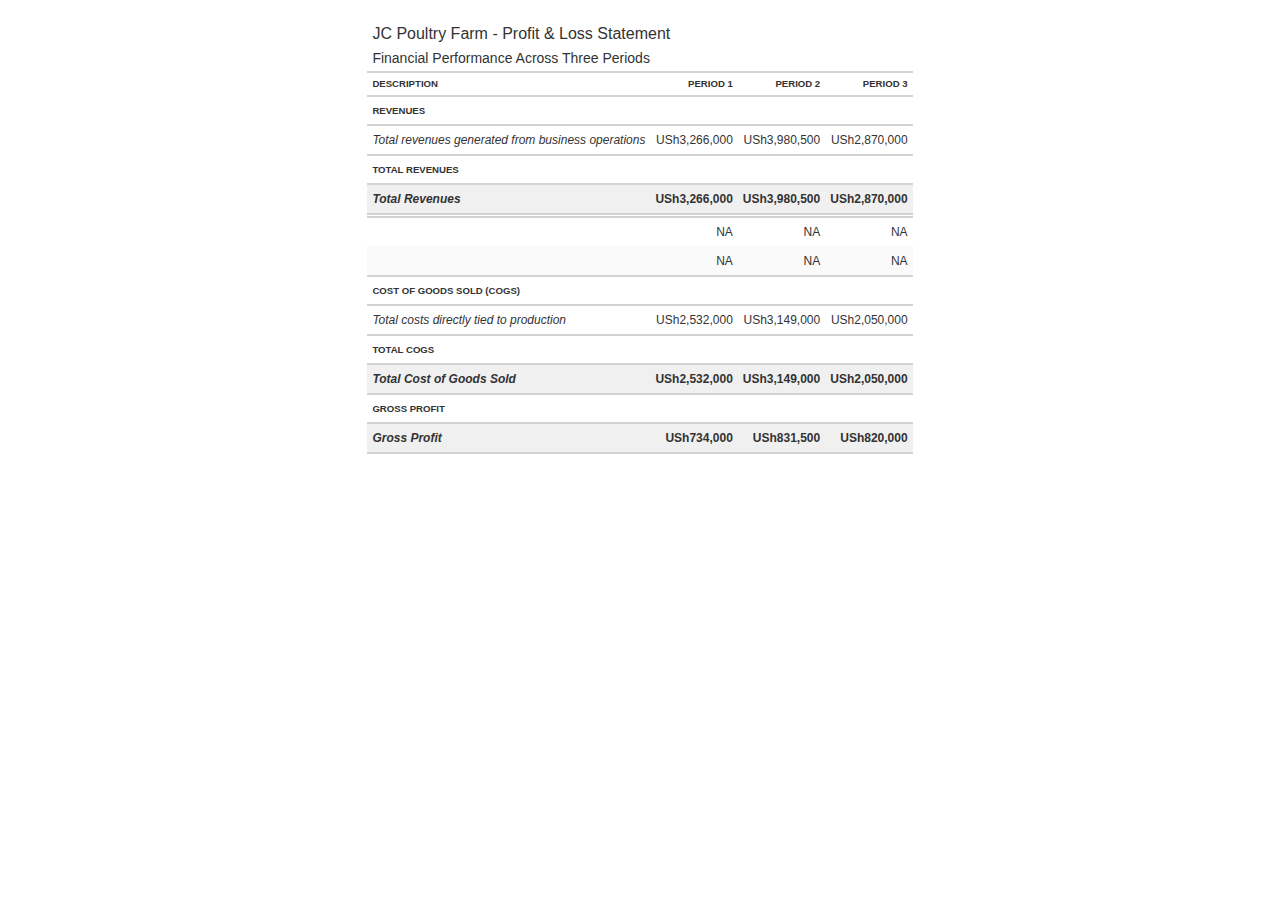
<file: R/jc_poultry_farm_pl_statement.html>
<!DOCTYPE html>
<html lang="en">
<head>
<meta charset="utf-8"/>
<style>body{background-color:white;}</style>


</head>
<body>
<div id="bbmnnthjms" style="padding-left:0px;padding-right:0px;padding-top:10px;padding-bottom:10px;overflow-x:auto;overflow-y:auto;width:auto;height:auto;">
  <style>@import url("https://fonts.googleapis.com/css2?family=Lato:ital,wght@0,100;0,200;0,300;0,400;0,500;0,600;0,700;0,800;0,900;1,100;1,200;1,300;1,400;1,500;1,600;1,700;1,800;1,900&display=swap");
#bbmnnthjms table {
  font-family: Arial, Lato, system-ui, 'Segoe UI', Roboto, Helvetica, sans-serif, 'Apple Color Emoji', 'Segoe UI Emoji', 'Segoe UI Symbol', 'Noto Color Emoji';
  -webkit-font-smoothing: antialiased;
  -moz-osx-font-smoothing: grayscale;
}

#bbmnnthjms thead, #bbmnnthjms tbody, #bbmnnthjms tfoot, #bbmnnthjms tr, #bbmnnthjms td, #bbmnnthjms th {
  border-style: none;
}

#bbmnnthjms p {
  margin: 0;
  padding: 0;
}

#bbmnnthjms .gt_table {
  display: table;
  border-collapse: collapse;
  line-height: normal;
  margin-left: auto;
  margin-right: auto;
  color: #333333;
  font-size: 12px;
  font-weight: normal;
  font-style: normal;
  background-color: #FFFFFF;
  width: auto;
  border-top-style: solid;
  border-top-width: 3px;
  border-top-color: #FFFFFF;
  border-right-style: none;
  border-right-width: 2px;
  border-right-color: #D3D3D3;
  border-bottom-style: solid;
  border-bottom-width: 2px;
  border-bottom-color: #A8A8A8;
  border-left-style: none;
  border-left-width: 2px;
  border-left-color: #D3D3D3;
}

#bbmnnthjms .gt_caption {
  padding-top: 4px;
  padding-bottom: 4px;
}

#bbmnnthjms .gt_title {
  color: #333333;
  font-size: 16px;
  font-weight: initial;
  padding-top: 4px;
  padding-bottom: 4px;
  padding-left: 5px;
  padding-right: 5px;
  border-bottom-color: #FFFFFF;
  border-bottom-width: 0;
}

#bbmnnthjms .gt_subtitle {
  color: #333333;
  font-size: 14px;
  font-weight: initial;
  padding-top: 3px;
  padding-bottom: 5px;
  padding-left: 5px;
  padding-right: 5px;
  border-top-color: #FFFFFF;
  border-top-width: 0;
}

#bbmnnthjms .gt_heading {
  background-color: #FFFFFF;
  text-align: left;
  border-bottom-color: #FFFFFF;
  border-left-style: none;
  border-left-width: 1px;
  border-left-color: #D3D3D3;
  border-right-style: none;
  border-right-width: 1px;
  border-right-color: #D3D3D3;
}

#bbmnnthjms .gt_bottom_border {
  border-bottom-style: solid;
  border-bottom-width: 2px;
  border-bottom-color: #D3D3D3;
}

#bbmnnthjms .gt_col_headings {
  border-top-style: solid;
  border-top-width: 2px;
  border-top-color: #D3D3D3;
  border-bottom-style: solid;
  border-bottom-width: 2px;
  border-bottom-color: #D3D3D3;
  border-left-style: none;
  border-left-width: 1px;
  border-left-color: #D3D3D3;
  border-right-style: none;
  border-right-width: 1px;
  border-right-color: #D3D3D3;
}

#bbmnnthjms .gt_col_heading {
  color: #333333;
  background-color: #FFFFFF;
  font-size: 80%;
  font-weight: bolder;
  text-transform: uppercase;
  border-left-style: none;
  border-left-width: 1px;
  border-left-color: #D3D3D3;
  border-right-style: none;
  border-right-width: 1px;
  border-right-color: #D3D3D3;
  vertical-align: bottom;
  padding-top: 5px;
  padding-bottom: 6px;
  padding-left: 5px;
  padding-right: 5px;
  overflow-x: hidden;
}

#bbmnnthjms .gt_column_spanner_outer {
  color: #333333;
  background-color: #FFFFFF;
  font-size: 80%;
  font-weight: bolder;
  text-transform: uppercase;
  padding-top: 0;
  padding-bottom: 0;
  padding-left: 4px;
  padding-right: 4px;
}

#bbmnnthjms .gt_column_spanner_outer:first-child {
  padding-left: 0;
}

#bbmnnthjms .gt_column_spanner_outer:last-child {
  padding-right: 0;
}

#bbmnnthjms .gt_column_spanner {
  border-bottom-style: solid;
  border-bottom-width: 2px;
  border-bottom-color: #D3D3D3;
  vertical-align: bottom;
  padding-top: 5px;
  padding-bottom: 5px;
  overflow-x: hidden;
  display: inline-block;
  width: 100%;
}

#bbmnnthjms .gt_spanner_row {
  border-bottom-style: hidden;
}

#bbmnnthjms .gt_group_heading {
  padding-top: 8px;
  padding-bottom: 8px;
  padding-left: 5px;
  padding-right: 5px;
  color: #333333;
  background-color: #FFFFFF;
  font-size: 80%;
  font-weight: bolder;
  text-transform: uppercase;
  border-top-style: solid;
  border-top-width: 2px;
  border-top-color: #D3D3D3;
  border-bottom-style: solid;
  border-bottom-width: 2px;
  border-bottom-color: #D3D3D3;
  border-left-style: none;
  border-left-width: 1px;
  border-left-color: #D3D3D3;
  border-right-style: none;
  border-right-width: 1px;
  border-right-color: #D3D3D3;
  vertical-align: middle;
  text-align: left;
}

#bbmnnthjms .gt_empty_group_heading {
  padding: 0.5px;
  color: #333333;
  background-color: #FFFFFF;
  font-size: 80%;
  font-weight: bolder;
  border-top-style: solid;
  border-top-width: 2px;
  border-top-color: #D3D3D3;
  border-bottom-style: solid;
  border-bottom-width: 2px;
  border-bottom-color: #D3D3D3;
  vertical-align: middle;
}

#bbmnnthjms .gt_from_md > :first-child {
  margin-top: 0;
}

#bbmnnthjms .gt_from_md > :last-child {
  margin-bottom: 0;
}

#bbmnnthjms .gt_row {
  padding-top: 7px;
  padding-bottom: 7px;
  padding-left: 5px;
  padding-right: 5px;
  margin: 10px;
  border-top-style: solid;
  border-top-width: 1px;
  border-top-color: #F6F7F7;
  border-left-style: none;
  border-left-width: 1px;
  border-left-color: #D3D3D3;
  border-right-style: none;
  border-right-width: 1px;
  border-right-color: #D3D3D3;
  vertical-align: middle;
  overflow-x: hidden;
}

#bbmnnthjms .gt_stub {
  color: #333333;
  background-color: #FFFFFF;
  font-size: 80%;
  font-weight: bolder;
  text-transform: uppercase;
  border-right-style: solid;
  border-right-width: 2px;
  border-right-color: #D3D3D3;
  padding-left: 5px;
  padding-right: 5px;
}

#bbmnnthjms .gt_stub_row_group {
  color: #333333;
  background-color: #FFFFFF;
  font-size: 100%;
  font-weight: initial;
  text-transform: inherit;
  border-right-style: solid;
  border-right-width: 2px;
  border-right-color: #D3D3D3;
  padding-left: 5px;
  padding-right: 5px;
  vertical-align: top;
}

#bbmnnthjms .gt_row_group_first td {
  border-top-width: 2px;
}

#bbmnnthjms .gt_row_group_first th {
  border-top-width: 2px;
}

#bbmnnthjms .gt_summary_row {
  color: #333333;
  background-color: #FFFFFF;
  text-transform: inherit;
  padding-top: 8px;
  padding-bottom: 8px;
  padding-left: 5px;
  padding-right: 5px;
}

#bbmnnthjms .gt_first_summary_row {
  border-top-style: solid;
  border-top-color: #D3D3D3;
}

#bbmnnthjms .gt_first_summary_row.thick {
  border-top-width: 2px;
}

#bbmnnthjms .gt_last_summary_row {
  padding-top: 8px;
  padding-bottom: 8px;
  padding-left: 5px;
  padding-right: 5px;
  border-bottom-style: solid;
  border-bottom-width: 2px;
  border-bottom-color: #D3D3D3;
}

#bbmnnthjms .gt_grand_summary_row {
  color: #333333;
  background-color: #FFFFFF;
  text-transform: inherit;
  padding-top: 8px;
  padding-bottom: 8px;
  padding-left: 5px;
  padding-right: 5px;
}

#bbmnnthjms .gt_first_grand_summary_row {
  padding-top: 8px;
  padding-bottom: 8px;
  padding-left: 5px;
  padding-right: 5px;
  border-top-style: double;
  border-top-width: 6px;
  border-top-color: #D3D3D3;
}

#bbmnnthjms .gt_last_grand_summary_row_top {
  padding-top: 8px;
  padding-bottom: 8px;
  padding-left: 5px;
  padding-right: 5px;
  border-bottom-style: double;
  border-bottom-width: 6px;
  border-bottom-color: #D3D3D3;
}

#bbmnnthjms .gt_striped {
  background-color: #FAFAFA;
}

#bbmnnthjms .gt_table_body {
  border-top-style: solid;
  border-top-width: 2px;
  border-top-color: #D3D3D3;
  border-bottom-style: solid;
  border-bottom-width: 2px;
  border-bottom-color: #D3D3D3;
}

#bbmnnthjms .gt_footnotes {
  color: #333333;
  background-color: #FFFFFF;
  border-bottom-style: none;
  border-bottom-width: 2px;
  border-bottom-color: #D3D3D3;
  border-left-style: none;
  border-left-width: 2px;
  border-left-color: #D3D3D3;
  border-right-style: none;
  border-right-width: 2px;
  border-right-color: #D3D3D3;
}

#bbmnnthjms .gt_footnote {
  margin: 0px;
  font-size: 90%;
  padding-top: 4px;
  padding-bottom: 4px;
  padding-left: 5px;
  padding-right: 5px;
}

#bbmnnthjms .gt_sourcenotes {
  color: #333333;
  background-color: #FFFFFF;
  border-bottom-style: none;
  border-bottom-width: 2px;
  border-bottom-color: #D3D3D3;
  border-left-style: none;
  border-left-width: 2px;
  border-left-color: #D3D3D3;
  border-right-style: none;
  border-right-width: 2px;
  border-right-color: #D3D3D3;
}

#bbmnnthjms .gt_sourcenote {
  font-size: 12px;
  padding-top: 4px;
  padding-bottom: 4px;
  padding-left: 5px;
  padding-right: 5px;
}

#bbmnnthjms .gt_left {
  text-align: left;
}

#bbmnnthjms .gt_center {
  text-align: center;
}

#bbmnnthjms .gt_right {
  text-align: right;
  font-variant-numeric: tabular-nums;
}

#bbmnnthjms .gt_font_normal {
  font-weight: normal;
}

#bbmnnthjms .gt_font_bold {
  font-weight: bold;
}

#bbmnnthjms .gt_font_italic {
  font-style: italic;
}

#bbmnnthjms .gt_super {
  font-size: 65%;
}

#bbmnnthjms .gt_footnote_marks {
  font-size: 75%;
  vertical-align: 0.4em;
  position: initial;
}

#bbmnnthjms .gt_asterisk {
  font-size: 100%;
  vertical-align: 0;
}

#bbmnnthjms .gt_indent_1 {
  text-indent: 5px;
}

#bbmnnthjms .gt_indent_2 {
  text-indent: 10px;
}

#bbmnnthjms .gt_indent_3 {
  text-indent: 15px;
}

#bbmnnthjms .gt_indent_4 {
  text-indent: 20px;
}

#bbmnnthjms .gt_indent_5 {
  text-indent: 25px;
}

#bbmnnthjms .katex-display {
  display: inline-flex !important;
  margin-bottom: 0.75em !important;
}

#bbmnnthjms div.Reactable > div.rt-table > div.rt-thead > div.rt-tr.rt-tr-group-header > div.rt-th-group:after {
  height: 0px !important;
}
</style>
  <table class="gt_table" data-quarto-disable-processing="false" data-quarto-bootstrap="false">
  <thead>
    <tr class="gt_heading">
      <td colspan="4" class="gt_heading gt_title gt_font_normal" style>JC Poultry Farm - Profit &amp; Loss Statement</td>
    </tr>
    <tr class="gt_heading">
      <td colspan="4" class="gt_heading gt_subtitle gt_font_normal gt_bottom_border" style>Financial Performance Across Three Periods</td>
    </tr>
    <tr class="gt_col_headings">
      <th class="gt_col_heading gt_columns_bottom_border gt_left" rowspan="1" colspan="1" scope="col" id="Description">Description</th>
      <th class="gt_col_heading gt_columns_bottom_border gt_right" rowspan="1" colspan="1" scope="col" id="Period 1">Period 1</th>
      <th class="gt_col_heading gt_columns_bottom_border gt_right" rowspan="1" colspan="1" scope="col" id="Period 2">Period 2</th>
      <th class="gt_col_heading gt_columns_bottom_border gt_right" rowspan="1" colspan="1" scope="col" id="Period 3">Period 3</th>
    </tr>
  </thead>
  <tbody class="gt_table_body">
    <tr class="gt_group_heading_row">
      <th colspan="4" class="gt_group_heading" style="font-weight: bold;" scope="colgroup" id="Revenues">Revenues</th>
    </tr>
    <tr class="gt_row_group_first"><td headers="Revenues  description" class="gt_row gt_left" style="font-style: italic;">Total revenues generated from business operations</td>
<td headers="Revenues  period1_amount" class="gt_row gt_right">USh3,266,000</td>
<td headers="Revenues  period2_amount" class="gt_row gt_right">USh3,980,500</td>
<td headers="Revenues  period3_amount" class="gt_row gt_right">USh2,870,000</td></tr>
    <tr class="gt_group_heading_row">
      <th colspan="4" class="gt_group_heading" style="font-weight: bold;" scope="colgroup" id="Total Revenues">Total Revenues</th>
    </tr>
    <tr class="gt_row_group_first"><td headers="Total Revenues  description" class="gt_row gt_left gt_striped" style="font-style: italic; font-weight: bold; background-color: #F0F0F0;">Total Revenues</td>
<td headers="Total Revenues  period1_amount" class="gt_row gt_right gt_striped" style="background-color: #F0F0F0; font-weight: bold;">USh3,266,000</td>
<td headers="Total Revenues  period2_amount" class="gt_row gt_right gt_striped" style="background-color: #F0F0F0; font-weight: bold;">USh3,980,500</td>
<td headers="Total Revenues  period3_amount" class="gt_row gt_right gt_striped" style="background-color: #F0F0F0; font-weight: bold;">USh2,870,000</td></tr>
    <tr class="gt_group_heading_row">
      <th colspan="4" class="gt_empty_group_heading" style="font-weight: bold;" scope="colgroup" id=""></th>
    </tr>
    <tr class="gt_row_group_first"><td headers="  description" class="gt_row gt_left" style="font-style: italic;"></td>
<td headers="  period1_amount" class="gt_row gt_right">NA</td>
<td headers="  period2_amount" class="gt_row gt_right">NA</td>
<td headers="  period3_amount" class="gt_row gt_right">NA</td></tr>
    <tr><td headers="  description" class="gt_row gt_left gt_striped" style="font-style: italic;"></td>
<td headers="  period1_amount" class="gt_row gt_right gt_striped">NA</td>
<td headers="  period2_amount" class="gt_row gt_right gt_striped">NA</td>
<td headers="  period3_amount" class="gt_row gt_right gt_striped">NA</td></tr>
    <tr class="gt_group_heading_row">
      <th colspan="4" class="gt_group_heading" style="font-weight: bold;" scope="colgroup" id="Cost of Goods Sold (COGS)">Cost of Goods Sold (COGS)</th>
    </tr>
    <tr class="gt_row_group_first"><td headers="Cost of Goods Sold (COGS)  description" class="gt_row gt_left" style="font-style: italic;">Total costs directly tied to production</td>
<td headers="Cost of Goods Sold (COGS)  period1_amount" class="gt_row gt_right">USh2,532,000</td>
<td headers="Cost of Goods Sold (COGS)  period2_amount" class="gt_row gt_right">USh3,149,000</td>
<td headers="Cost of Goods Sold (COGS)  period3_amount" class="gt_row gt_right">USh2,050,000</td></tr>
    <tr class="gt_group_heading_row">
      <th colspan="4" class="gt_group_heading" style="font-weight: bold;" scope="colgroup" id="Total COGS">Total COGS</th>
    </tr>
    <tr class="gt_row_group_first"><td headers="Total COGS  description" class="gt_row gt_left gt_striped" style="font-style: italic; font-weight: bold; background-color: #F0F0F0;">Total Cost of Goods Sold</td>
<td headers="Total COGS  period1_amount" class="gt_row gt_right gt_striped" style="background-color: #F0F0F0; font-weight: bold;">USh2,532,000</td>
<td headers="Total COGS  period2_amount" class="gt_row gt_right gt_striped" style="background-color: #F0F0F0; font-weight: bold;">USh3,149,000</td>
<td headers="Total COGS  period3_amount" class="gt_row gt_right gt_striped" style="background-color: #F0F0F0; font-weight: bold;">USh2,050,000</td></tr>
    <tr class="gt_group_heading_row">
      <th colspan="4" class="gt_group_heading" style="font-weight: bold;" scope="colgroup" id="Gross Profit">Gross Profit</th>
    </tr>
    <tr class="gt_row_group_first"><td headers="Gross Profit  description" class="gt_row gt_left" style="font-style: italic; font-weight: bold; background-color: #F0F0F0;">Gross Profit</td>
<td headers="Gross Profit  period1_amount" class="gt_row gt_right" style="background-color: #F0F0F0; font-weight: bold;">USh734,000</td>
<td headers="Gross Profit  period2_amount" class="gt_row gt_right" style="background-color: #F0F0F0; font-weight: bold;">USh831,500</td>
<td headers="Gross Profit  period3_amount" class="gt_row gt_right" style="background-color: #F0F0F0; font-weight: bold;">USh820,000</td></tr>
  </tbody>
  
  
</table>
</div>
</body>
</html>
</file>
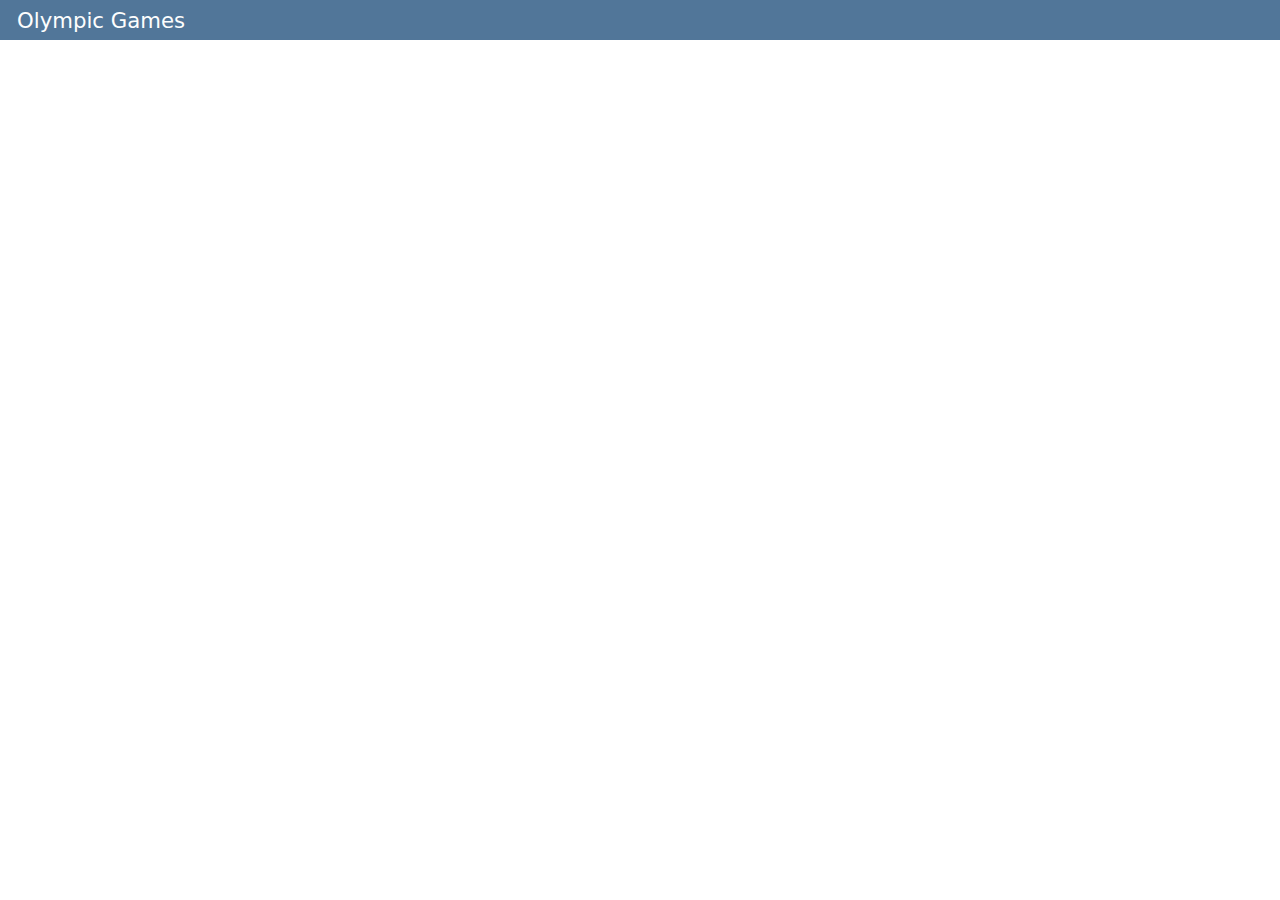
<file: R/olympics.html>
<!DOCTYPE html>
<html xmlns="http://www.w3.org/1999/xhtml" lang="en" xml:lang="en"><head>

<meta charset="utf-8">
<meta name="generator" content="quarto-1.5.57">

<meta name="viewport" content="width=device-width, initial-scale=1.0, user-scalable=yes">


<title>Olympic Games</title>
<style>
code{white-space: pre-wrap;}
span.smallcaps{font-variant: small-caps;}
div.columns{display: flex; gap: min(4vw, 1.5em);}
div.column{flex: auto; overflow-x: auto;}
div.hanging-indent{margin-left: 1.5em; text-indent: -1.5em;}
ul.task-list{list-style: none;}
ul.task-list li input[type="checkbox"] {
  width: 0.8em;
  margin: 0 0.8em 0.2em -1em; /* quarto-specific, see https://github.com/quarto-dev/quarto-cli/issues/4556 */ 
  vertical-align: middle;
}
</style>


<script src="olympics_files/libs/clipboard/clipboard.min.js"></script>
<script src="olympics_files/libs/quarto-html/quarto.js"></script>
<script src="olympics_files/libs/quarto-html/popper.min.js"></script>
<script src="olympics_files/libs/quarto-html/tippy.umd.min.js"></script>
<script src="olympics_files/libs/quarto-html/anchor.min.js"></script>
<link href="olympics_files/libs/quarto-html/tippy.css" rel="stylesheet">
<link href="olympics_files/libs/quarto-html/quarto-syntax-highlighting.css" rel="stylesheet" id="quarto-text-highlighting-styles">
<script src="olympics_files/libs/bootstrap/bootstrap.min.js"></script>
<link href="olympics_files/libs/bootstrap/bootstrap-icons.css" rel="stylesheet">
<link href="olympics_files/libs/bootstrap/bootstrap.min.css" rel="stylesheet" id="quarto-bootstrap" data-mode="light">
<script src="olympics_files/libs/quarto-dashboard/quarto-dashboard.js"></script>
<script src="olympics_files/libs/quarto-dashboard/stickythead.js"></script>
<script src="olympics_files/libs/quarto-dashboard/datatables.min.js" kdttablesentinel="true"></script>
<script src="olympics_files/libs/quarto-dashboard/pdfmake.min.js" kdttablesentinel="true"></script>
<script src="olympics_files/libs/quarto-dashboard/vfs_fonts.js" kdttablesentinel="true"></script>
<script src="olympics_files/libs/quarto-dashboard/web-components.js" type="module"></script>
<script src="olympics_files/libs/quarto-dashboard/components.js"></script>
<link href="olympics_files/libs/quarto-dashboard/datatables.min.css" rel="stylesheet" kdttablesentinel="true">


</head>

<body class="quarto-dashboard dashboard-fill fullcontent">

<header id="quarto-dashboard-header">
<nav class="navbar navbar-expand-md slim" data-bs-theme="dark">
  <div class="navbar-container container-fluid">
    <button class="navbar-toggler hidden" type="button" data-bs-toggle="collapse" data-bs-target="#dashboard-collapse" aria-controls="dashboard-collapse" aria-expanded="false" aria-label="Toggle navigation">
      <span class="navbar-toggler-icon"></span>
    </button>    


    <div class="navbar-brand-container">       

      <div class="navbar-title">
        <div class="navbar-title-text"><a href="#">Olympic Games</a></div>
        
        
      </div>
    </div>
</div>
</nav>
</header>
<div class="page-layout-custom quarto-dashboard-content bslib-gap-spacing html-fill-container bslib-page-fill">  

<div class="bslib-grid-item html-fill-item bslib-grid" data-layout="fill" style="display: grid; grid-template-rows: ; grid-auto-columns: minmax(0, 1fr);">
<div id="3ade8a4a-fb1d-4a6c-8409-ac45482d5fc9" class="hidden">

</div>
</div>


<script id="quarto-html-after-body" type="application/javascript">
window.document.addEventListener("DOMContentLoaded", function (event) {
  const toggleBodyColorMode = (bsSheetEl) => {
    const mode = bsSheetEl.getAttribute("data-mode");
    const bodyEl = window.document.querySelector("body");
    if (mode === "dark") {
      bodyEl.classList.add("quarto-dark");
      bodyEl.classList.remove("quarto-light");
    } else {
      bodyEl.classList.add("quarto-light");
      bodyEl.classList.remove("quarto-dark");
    }
  }
  const toggleBodyColorPrimary = () => {
    const bsSheetEl = window.document.querySelector("link#quarto-bootstrap");
    if (bsSheetEl) {
      toggleBodyColorMode(bsSheetEl);
    }
  }
  toggleBodyColorPrimary();  
  const icon = "";
  const anchorJS = new window.AnchorJS();
  anchorJS.options = {
    placement: 'right',
    icon: icon
  };
  anchorJS.add('.anchored');
  const isCodeAnnotation = (el) => {
    for (const clz of el.classList) {
      if (clz.startsWith('code-annotation-')) {                     
        return true;
      }
    }
    return false;
  }
  const onCopySuccess = function(e) {
    // button target
    const button = e.trigger;
    // don't keep focus
    button.blur();
    // flash "checked"
    button.classList.add('code-copy-button-checked');
    var currentTitle = button.getAttribute("title");
    button.setAttribute("title", "Copied!");
    let tooltip;
    if (window.bootstrap) {
      button.setAttribute("data-bs-toggle", "tooltip");
      button.setAttribute("data-bs-placement", "left");
      button.setAttribute("data-bs-title", "Copied!");
      tooltip = new bootstrap.Tooltip(button, 
        { trigger: "manual", 
          customClass: "code-copy-button-tooltip",
          offset: [0, -8]});
      tooltip.show();    
    }
    setTimeout(function() {
      if (tooltip) {
        tooltip.hide();
        button.removeAttribute("data-bs-title");
        button.removeAttribute("data-bs-toggle");
        button.removeAttribute("data-bs-placement");
      }
      button.setAttribute("title", currentTitle);
      button.classList.remove('code-copy-button-checked');
    }, 1000);
    // clear code selection
    e.clearSelection();
  }
  const getTextToCopy = function(trigger) {
      const codeEl = trigger.previousElementSibling.cloneNode(true);
      for (const childEl of codeEl.children) {
        if (isCodeAnnotation(childEl)) {
          childEl.remove();
        }
      }
      return codeEl.innerText;
  }
  const clipboard = new window.ClipboardJS('.code-copy-button:not([data-in-quarto-modal])', {
    text: getTextToCopy
  });
  clipboard.on('success', onCopySuccess);
  if (window.document.getElementById('quarto-embedded-source-code-modal')) {
    // For code content inside modals, clipBoardJS needs to be initialized with a container option
    // TODO: Check when it could be a function (https://github.com/zenorocha/clipboard.js/issues/860)
    const clipboardModal = new window.ClipboardJS('.code-copy-button[data-in-quarto-modal]', {
      text: getTextToCopy,
      container: window.document.getElementById('quarto-embedded-source-code-modal')
    });
    clipboardModal.on('success', onCopySuccess);
  }
    var localhostRegex = new RegExp(/^(?:http|https):\/\/localhost\:?[0-9]*\//);
    var mailtoRegex = new RegExp(/^mailto:/);
      var filterRegex = new RegExp('/' + window.location.host + '/');
    var isInternal = (href) => {
        return filterRegex.test(href) || localhostRegex.test(href) || mailtoRegex.test(href);
    }
    // Inspect non-navigation links and adorn them if external
 	var links = window.document.querySelectorAll('a[href]:not(.nav-link):not(.navbar-brand):not(.toc-action):not(.sidebar-link):not(.sidebar-item-toggle):not(.pagination-link):not(.no-external):not([aria-hidden]):not(.dropdown-item):not(.quarto-navigation-tool):not(.about-link)');
    for (var i=0; i<links.length; i++) {
      const link = links[i];
      if (!isInternal(link.href)) {
        // undo the damage that might have been done by quarto-nav.js in the case of
        // links that we want to consider external
        if (link.dataset.originalHref !== undefined) {
          link.href = link.dataset.originalHref;
        }
      }
    }
  function tippyHover(el, contentFn, onTriggerFn, onUntriggerFn) {
    const config = {
      allowHTML: true,
      maxWidth: 500,
      delay: 100,
      arrow: false,
      appendTo: function(el) {
          return el.parentElement;
      },
      interactive: true,
      interactiveBorder: 10,
      theme: 'quarto',
      placement: 'bottom-start',
    };
    if (contentFn) {
      config.content = contentFn;
    }
    if (onTriggerFn) {
      config.onTrigger = onTriggerFn;
    }
    if (onUntriggerFn) {
      config.onUntrigger = onUntriggerFn;
    }
    window.tippy(el, config); 
  }
  const noterefs = window.document.querySelectorAll('a[role="doc-noteref"]');
  for (var i=0; i<noterefs.length; i++) {
    const ref = noterefs[i];
    tippyHover(ref, function() {
      // use id or data attribute instead here
      let href = ref.getAttribute('data-footnote-href') || ref.getAttribute('href');
      try { href = new URL(href).hash; } catch {}
      const id = href.replace(/^#\/?/, "");
      const note = window.document.getElementById(id);
      if (note) {
        return note.innerHTML;
      } else {
        return "";
      }
    });
  }
  const xrefs = window.document.querySelectorAll('a.quarto-xref');
  const processXRef = (id, note) => {
    // Strip column container classes
    const stripColumnClz = (el) => {
      el.classList.remove("page-full", "page-columns");
      if (el.children) {
        for (const child of el.children) {
          stripColumnClz(child);
        }
      }
    }
    stripColumnClz(note)
    if (id === null || id.startsWith('sec-')) {
      // Special case sections, only their first couple elements
      const container = document.createElement("div");
      if (note.children && note.children.length > 2) {
        container.appendChild(note.children[0].cloneNode(true));
        for (let i = 1; i < note.children.length; i++) {
          const child = note.children[i];
          if (child.tagName === "P" && child.innerText === "") {
            continue;
          } else {
            container.appendChild(child.cloneNode(true));
            break;
          }
        }
        if (window.Quarto?.typesetMath) {
          window.Quarto.typesetMath(container);
        }
        return container.innerHTML
      } else {
        if (window.Quarto?.typesetMath) {
          window.Quarto.typesetMath(note);
        }
        return note.innerHTML;
      }
    } else {
      // Remove any anchor links if they are present
      const anchorLink = note.querySelector('a.anchorjs-link');
      if (anchorLink) {
        anchorLink.remove();
      }
      if (window.Quarto?.typesetMath) {
        window.Quarto.typesetMath(note);
      }
      // TODO in 1.5, we should make sure this works without a callout special case
      if (note.classList.contains("callout")) {
        return note.outerHTML;
      } else {
        return note.innerHTML;
      }
    }
  }
  for (var i=0; i<xrefs.length; i++) {
    const xref = xrefs[i];
    tippyHover(xref, undefined, function(instance) {
      instance.disable();
      let url = xref.getAttribute('href');
      let hash = undefined; 
      if (url.startsWith('#')) {
        hash = url;
      } else {
        try { hash = new URL(url).hash; } catch {}
      }
      if (hash) {
        const id = hash.replace(/^#\/?/, "");
        const note = window.document.getElementById(id);
        if (note !== null) {
          try {
            const html = processXRef(id, note.cloneNode(true));
            instance.setContent(html);
          } finally {
            instance.enable();
            instance.show();
          }
        } else {
          // See if we can fetch this
          fetch(url.split('#')[0])
          .then(res => res.text())
          .then(html => {
            const parser = new DOMParser();
            const htmlDoc = parser.parseFromString(html, "text/html");
            const note = htmlDoc.getElementById(id);
            if (note !== null) {
              const html = processXRef(id, note);
              instance.setContent(html);
            } 
          }).finally(() => {
            instance.enable();
            instance.show();
          });
        }
      } else {
        // See if we can fetch a full url (with no hash to target)
        // This is a special case and we should probably do some content thinning / targeting
        fetch(url)
        .then(res => res.text())
        .then(html => {
          const parser = new DOMParser();
          const htmlDoc = parser.parseFromString(html, "text/html");
          const note = htmlDoc.querySelector('main.content');
          if (note !== null) {
            // This should only happen for chapter cross references
            // (since there is no id in the URL)
            // remove the first header
            if (note.children.length > 0 && note.children[0].tagName === "HEADER") {
              note.children[0].remove();
            }
            const html = processXRef(null, note);
            instance.setContent(html);
          } 
        }).finally(() => {
          instance.enable();
          instance.show();
        });
      }
    }, function(instance) {
    });
  }
      let selectedAnnoteEl;
      const selectorForAnnotation = ( cell, annotation) => {
        let cellAttr = 'data-code-cell="' + cell + '"';
        let lineAttr = 'data-code-annotation="' +  annotation + '"';
        const selector = 'span[' + cellAttr + '][' + lineAttr + ']';
        return selector;
      }
      const selectCodeLines = (annoteEl) => {
        const doc = window.document;
        const targetCell = annoteEl.getAttribute("data-target-cell");
        const targetAnnotation = annoteEl.getAttribute("data-target-annotation");
        const annoteSpan = window.document.querySelector(selectorForAnnotation(targetCell, targetAnnotation));
        const lines = annoteSpan.getAttribute("data-code-lines").split(",");
        const lineIds = lines.map((line) => {
          return targetCell + "-" + line;
        })
        let top = null;
        let height = null;
        let parent = null;
        if (lineIds.length > 0) {
            //compute the position of the single el (top and bottom and make a div)
            const el = window.document.getElementById(lineIds[0]);
            top = el.offsetTop;
            height = el.offsetHeight;
            parent = el.parentElement.parentElement;
          if (lineIds.length > 1) {
            const lastEl = window.document.getElementById(lineIds[lineIds.length - 1]);
            const bottom = lastEl.offsetTop + lastEl.offsetHeight;
            height = bottom - top;
          }
          if (top !== null && height !== null && parent !== null) {
            // cook up a div (if necessary) and position it 
            let div = window.document.getElementById("code-annotation-line-highlight");
            if (div === null) {
              div = window.document.createElement("div");
              div.setAttribute("id", "code-annotation-line-highlight");
              div.style.position = 'absolute';
              parent.appendChild(div);
            }
            div.style.top = top - 2 + "px";
            div.style.height = height + 4 + "px";
            div.style.left = 0;
            let gutterDiv = window.document.getElementById("code-annotation-line-highlight-gutter");
            if (gutterDiv === null) {
              gutterDiv = window.document.createElement("div");
              gutterDiv.setAttribute("id", "code-annotation-line-highlight-gutter");
              gutterDiv.style.position = 'absolute';
              const codeCell = window.document.getElementById(targetCell);
              const gutter = codeCell.querySelector('.code-annotation-gutter');
              gutter.appendChild(gutterDiv);
            }
            gutterDiv.style.top = top - 2 + "px";
            gutterDiv.style.height = height + 4 + "px";
          }
          selectedAnnoteEl = annoteEl;
        }
      };
      const unselectCodeLines = () => {
        const elementsIds = ["code-annotation-line-highlight", "code-annotation-line-highlight-gutter"];
        elementsIds.forEach((elId) => {
          const div = window.document.getElementById(elId);
          if (div) {
            div.remove();
          }
        });
        selectedAnnoteEl = undefined;
      };
        // Handle positioning of the toggle
    window.addEventListener(
      "resize",
      throttle(() => {
        elRect = undefined;
        if (selectedAnnoteEl) {
          selectCodeLines(selectedAnnoteEl);
        }
      }, 10)
    );
    function throttle(fn, ms) {
    let throttle = false;
    let timer;
      return (...args) => {
        if(!throttle) { // first call gets through
            fn.apply(this, args);
            throttle = true;
        } else { // all the others get throttled
            if(timer) clearTimeout(timer); // cancel #2
            timer = setTimeout(() => {
              fn.apply(this, args);
              timer = throttle = false;
            }, ms);
        }
      };
    }
      // Attach click handler to the DT
      const annoteDls = window.document.querySelectorAll('dt[data-target-cell]');
      for (const annoteDlNode of annoteDls) {
        annoteDlNode.addEventListener('click', (event) => {
          const clickedEl = event.target;
          if (clickedEl !== selectedAnnoteEl) {
            unselectCodeLines();
            const activeEl = window.document.querySelector('dt[data-target-cell].code-annotation-active');
            if (activeEl) {
              activeEl.classList.remove('code-annotation-active');
            }
            selectCodeLines(clickedEl);
            clickedEl.classList.add('code-annotation-active');
          } else {
            // Unselect the line
            unselectCodeLines();
            clickedEl.classList.remove('code-annotation-active');
          }
        });
      }
  const findCites = (el) => {
    const parentEl = el.parentElement;
    if (parentEl) {
      const cites = parentEl.dataset.cites;
      if (cites) {
        return {
          el,
          cites: cites.split(' ')
        };
      } else {
        return findCites(el.parentElement)
      }
    } else {
      return undefined;
    }
  };
  var bibliorefs = window.document.querySelectorAll('a[role="doc-biblioref"]');
  for (var i=0; i<bibliorefs.length; i++) {
    const ref = bibliorefs[i];
    const citeInfo = findCites(ref);
    if (citeInfo) {
      tippyHover(citeInfo.el, function() {
        var popup = window.document.createElement('div');
        citeInfo.cites.forEach(function(cite) {
          var citeDiv = window.document.createElement('div');
          citeDiv.classList.add('hanging-indent');
          citeDiv.classList.add('csl-entry');
          var biblioDiv = window.document.getElementById('ref-' + cite);
          if (biblioDiv) {
            citeDiv.innerHTML = biblioDiv.innerHTML;
          }
          popup.appendChild(citeDiv);
        });
        return popup.innerHTML;
      });
    }
  }
});
</script>
</div> <!-- /container fluid -->

<script type="application/javascript">
window.document.addEventListener("DOMContentLoaded", function (_event) {
  if (window.bslib.Card) {
    window.bslib.Card.initializeAllCards();
  }
}); 
</script>
  



</body></html>
</file>
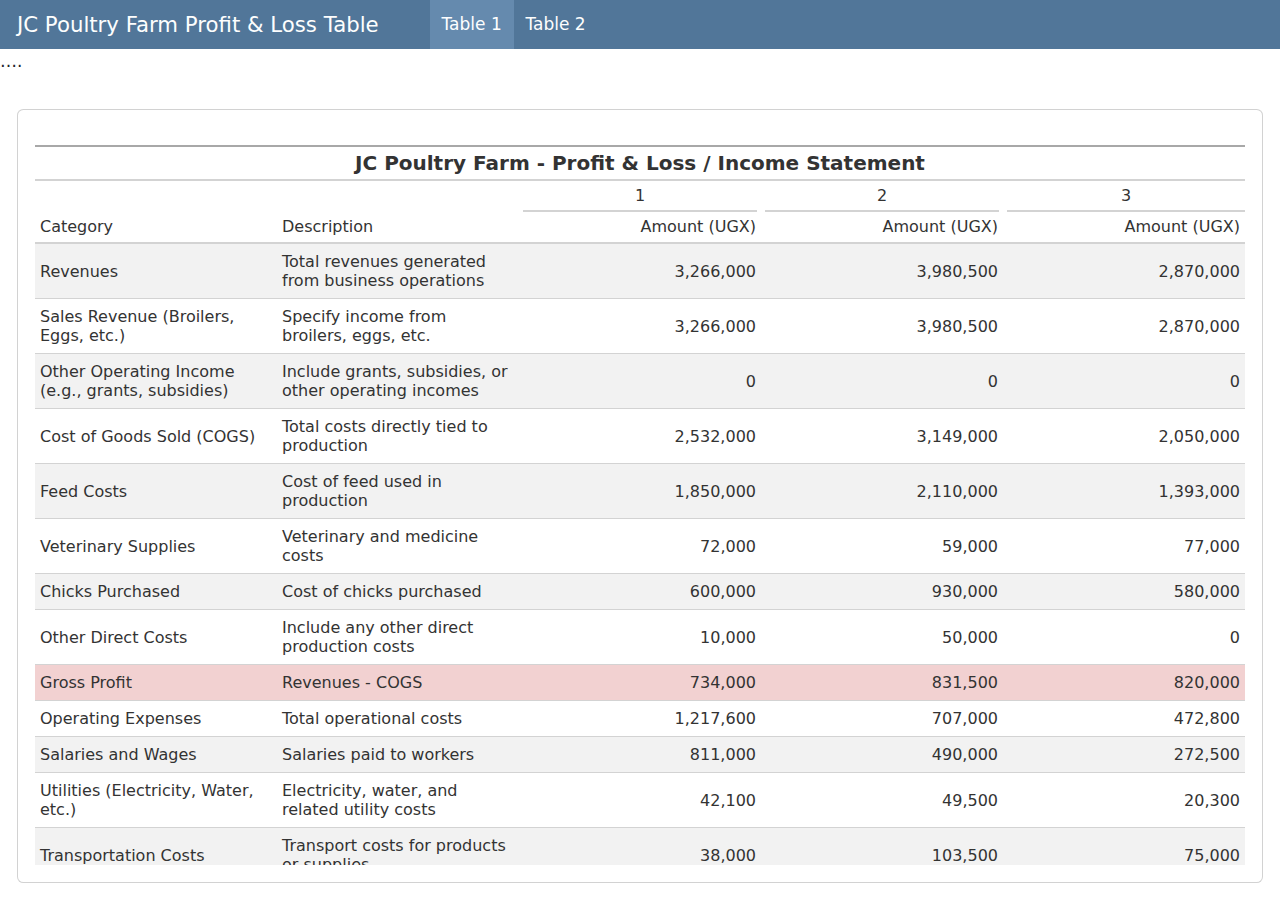
<file: R/pnl_table.html>
<!DOCTYPE html>
<html xmlns="http://www.w3.org/1999/xhtml" lang="en" xml:lang="en"><head>

<meta charset="utf-8">
<meta name="generator" content="quarto-1.5.57">

<meta name="viewport" content="width=device-width, initial-scale=1.0, user-scalable=yes">


<title>JC Poultry Farm Profit &amp; Loss Table</title>
<style>
code{white-space: pre-wrap;}
span.smallcaps{font-variant: small-caps;}
div.columns{display: flex; gap: min(4vw, 1.5em);}
div.column{flex: auto; overflow-x: auto;}
div.hanging-indent{margin-left: 1.5em; text-indent: -1.5em;}
ul.task-list{list-style: none;}
ul.task-list li input[type="checkbox"] {
  width: 0.8em;
  margin: 0 0.8em 0.2em -1em; /* quarto-specific, see https://github.com/quarto-dev/quarto-cli/issues/4556 */ 
  vertical-align: middle;
}
</style>


<script src="pnl_table_files/libs/clipboard/clipboard.min.js"></script>
<script src="pnl_table_files/libs/quarto-html/quarto.js"></script>
<script src="pnl_table_files/libs/quarto-html/popper.min.js"></script>
<script src="pnl_table_files/libs/quarto-html/tippy.umd.min.js"></script>
<script src="pnl_table_files/libs/quarto-html/anchor.min.js"></script>
<link href="pnl_table_files/libs/quarto-html/tippy.css" rel="stylesheet">
<link href="pnl_table_files/libs/quarto-html/quarto-syntax-highlighting.css" rel="stylesheet" id="quarto-text-highlighting-styles">
<script src="pnl_table_files/libs/bootstrap/bootstrap.min.js"></script>
<link href="pnl_table_files/libs/bootstrap/bootstrap-icons.css" rel="stylesheet">
<link href="pnl_table_files/libs/bootstrap/bootstrap.min.css" rel="stylesheet" id="quarto-bootstrap" data-mode="light">
<script src="pnl_table_files/libs/quarto-dashboard/quarto-dashboard.js"></script>
<script src="pnl_table_files/libs/quarto-dashboard/stickythead.js"></script>
<script src="pnl_table_files/libs/quarto-dashboard/datatables.min.js" kdttablesentinel="true"></script>
<script src="pnl_table_files/libs/quarto-dashboard/pdfmake.min.js" kdttablesentinel="true"></script>
<script src="pnl_table_files/libs/quarto-dashboard/vfs_fonts.js" kdttablesentinel="true"></script>
<script src="pnl_table_files/libs/quarto-dashboard/web-components.js" type="module"></script>
<script src="pnl_table_files/libs/quarto-dashboard/components.js"></script>
<link href="pnl_table_files/libs/quarto-dashboard/datatables.min.css" rel="stylesheet" kdttablesentinel="true">


</head>

<body class="quarto-dashboard dashboard-fill fullcontent">

<header id="quarto-dashboard-header">
<nav class="navbar navbar-expand-md slim" data-bs-theme="dark">
  <div class="navbar-container container-fluid">
    <button class="navbar-toggler" type="button" data-bs-toggle="collapse" data-bs-target="#dashboard-collapse" aria-controls="dashboard-collapse" aria-expanded="false" aria-label="Toggle navigation">
      <span class="navbar-toggler-icon"></span>
    </button>    


    <div class="navbar-brand-container">       

      <div class="navbar-title">
        <div class="navbar-title-text"><a href="#">JC Poultry Farm Profit &amp; Loss Table</a></div>
        
        
      </div>
    </div>
<div id="dashboard-collapse" class="navbar-collapse collapse"><ul class="navbar-nav navbar-nav-scroll me-auto" role="tablist"><li class="nav-item" role="presentation"><a id="tab-table-1" class="nav-link active" data-bs-toggle="tab" role="tab" data-bs-target="#table-1" data-scrolling="false" href="#table-1" aria-controls="table-1" aria-selected="true"><span class="nav-link-text">Table 1</span></a></li><li class="nav-item" role="presentation"><a id="tab-table-2" class="nav-link" data-bs-toggle="tab" role="tab" data-bs-target="#table-2" data-scrolling="false" href="#table-2" aria-controls="table-2" aria-selected="false"><span class="nav-link-text">Table 2</span></a></li></ul></div></div>
</nav>
</header>
<div class="page-layout-custom quarto-dashboard-content bslib-gap-spacing html-fill-container bslib-page-fill quarto-dashboard-pages">  

<p>….</p>
<div class="bslib-grid-item html-fill-item tab-content bslib-grid" data-layout="fill" style="display: grid; grid-template-rows: minmax(3em, 1fr); grid-auto-columns: minmax(0, 1fr);">
<div id="table-1" class="dashboard-page tab-pane show active html-fill-item html-fill-container" data-orientation="rows" aria-labelledby="tab-table-1">
<div class="html-fill-item html-fill-container bslib-grid" style="display: grid; grid-template-rows: minmax(3em, 1fr); grid-auto-columns: minmax(0, 1fr);">
<div class="card cell html-fill-item html-fill-container bslib-card" data-bslib-card-init="" data-require-bs-caller="card()" data-full-screen="false">
<div class="card-body html-fill-item html-fill-container">
<div class="cell-output-display html-fill-item html-fill-container">
<div id="aorwbmezrq" style="padding-left:0px;padding-right:0px;padding-top:10px;padding-bottom:10px;overflow-x:auto;overflow-y:auto;width:auto;height:auto;" class="html-fill-item html-fill-container">
<style>#aorwbmezrq table {
  font-family: system-ui, 'Segoe UI', Roboto, Helvetica, Arial, sans-serif, 'Apple Color Emoji', 'Segoe UI Emoji', 'Segoe UI Symbol', 'Noto Color Emoji';
  -webkit-font-smoothing: antialiased;
  -moz-osx-font-smoothing: grayscale;
}

#aorwbmezrq thead, #aorwbmezrq tbody, #aorwbmezrq tfoot, #aorwbmezrq tr, #aorwbmezrq td, #aorwbmezrq th {
  border-style: none;
}

#aorwbmezrq p {
  margin: 0;
  padding: 0;
}

#aorwbmezrq .gt_table {
  display: table;
  border-collapse: collapse;
  line-height: normal;
  margin-left: auto;
  margin-right: auto;
  color: #333333;
  font-size: 16px;
  font-weight: normal;
  font-style: normal;
  background-color: #FFFFFF;
  width: auto;
  border-top-style: solid;
  border-top-width: 2px;
  border-top-color: #A8A8A8;
  border-right-style: none;
  border-right-width: 2px;
  border-right-color: #D3D3D3;
  border-bottom-style: solid;
  border-bottom-width: 2px;
  border-bottom-color: #A8A8A8;
  border-left-style: none;
  border-left-width: 2px;
  border-left-color: #D3D3D3;
}

#aorwbmezrq .gt_caption {
  padding-top: 4px;
  padding-bottom: 4px;
}

#aorwbmezrq .gt_title {
  color: #333333;
  font-size: 125%;
  font-weight: initial;
  padding-top: 4px;
  padding-bottom: 4px;
  padding-left: 5px;
  padding-right: 5px;
  border-bottom-color: #FFFFFF;
  border-bottom-width: 0;
}

#aorwbmezrq .gt_subtitle {
  color: #333333;
  font-size: 85%;
  font-weight: initial;
  padding-top: 3px;
  padding-bottom: 5px;
  padding-left: 5px;
  padding-right: 5px;
  border-top-color: #FFFFFF;
  border-top-width: 0;
}

#aorwbmezrq .gt_heading {
  background-color: #FFFFFF;
  text-align: center;
  border-bottom-color: #FFFFFF;
  border-left-style: none;
  border-left-width: 1px;
  border-left-color: #D3D3D3;
  border-right-style: none;
  border-right-width: 1px;
  border-right-color: #D3D3D3;
}

#aorwbmezrq .gt_bottom_border {
  border-bottom-style: solid;
  border-bottom-width: 2px;
  border-bottom-color: #D3D3D3;
}

#aorwbmezrq .gt_col_headings {
  border-top-style: solid;
  border-top-width: 2px;
  border-top-color: #D3D3D3;
  border-bottom-style: solid;
  border-bottom-width: 2px;
  border-bottom-color: #D3D3D3;
  border-left-style: none;
  border-left-width: 1px;
  border-left-color: #D3D3D3;
  border-right-style: none;
  border-right-width: 1px;
  border-right-color: #D3D3D3;
}

#aorwbmezrq .gt_col_heading {
  color: #333333;
  background-color: #FFFFFF;
  font-size: 100%;
  font-weight: normal;
  text-transform: inherit;
  border-left-style: none;
  border-left-width: 1px;
  border-left-color: #D3D3D3;
  border-right-style: none;
  border-right-width: 1px;
  border-right-color: #D3D3D3;
  vertical-align: bottom;
  padding-top: 5px;
  padding-bottom: 6px;
  padding-left: 5px;
  padding-right: 5px;
  overflow-x: hidden;
}

#aorwbmezrq .gt_column_spanner_outer {
  color: #333333;
  background-color: #FFFFFF;
  font-size: 100%;
  font-weight: normal;
  text-transform: inherit;
  padding-top: 0;
  padding-bottom: 0;
  padding-left: 4px;
  padding-right: 4px;
}

#aorwbmezrq .gt_column_spanner_outer:first-child {
  padding-left: 0;
}

#aorwbmezrq .gt_column_spanner_outer:last-child {
  padding-right: 0;
}

#aorwbmezrq .gt_column_spanner {
  border-bottom-style: solid;
  border-bottom-width: 2px;
  border-bottom-color: #D3D3D3;
  vertical-align: bottom;
  padding-top: 5px;
  padding-bottom: 5px;
  overflow-x: hidden;
  display: inline-block;
  width: 100%;
}

#aorwbmezrq .gt_spanner_row {
  border-bottom-style: hidden;
}

#aorwbmezrq .gt_group_heading {
  padding-top: 8px;
  padding-bottom: 8px;
  padding-left: 5px;
  padding-right: 5px;
  color: #333333;
  background-color: #FFFFFF;
  font-size: 100%;
  font-weight: initial;
  text-transform: inherit;
  border-top-style: solid;
  border-top-width: 2px;
  border-top-color: #D3D3D3;
  border-bottom-style: solid;
  border-bottom-width: 2px;
  border-bottom-color: #D3D3D3;
  border-left-style: none;
  border-left-width: 1px;
  border-left-color: #D3D3D3;
  border-right-style: none;
  border-right-width: 1px;
  border-right-color: #D3D3D3;
  vertical-align: middle;
  text-align: left;
}

#aorwbmezrq .gt_empty_group_heading {
  padding: 0.5px;
  color: #333333;
  background-color: #FFFFFF;
  font-size: 100%;
  font-weight: initial;
  border-top-style: solid;
  border-top-width: 2px;
  border-top-color: #D3D3D3;
  border-bottom-style: solid;
  border-bottom-width: 2px;
  border-bottom-color: #D3D3D3;
  vertical-align: middle;
}

#aorwbmezrq .gt_from_md > :first-child {
  margin-top: 0;
}

#aorwbmezrq .gt_from_md > :last-child {
  margin-bottom: 0;
}

#aorwbmezrq .gt_row {
  padding-top: 8px;
  padding-bottom: 8px;
  padding-left: 5px;
  padding-right: 5px;
  margin: 10px;
  border-top-style: solid;
  border-top-width: 1px;
  border-top-color: #D3D3D3;
  border-left-style: none;
  border-left-width: 1px;
  border-left-color: #D3D3D3;
  border-right-style: none;
  border-right-width: 1px;
  border-right-color: #D3D3D3;
  vertical-align: middle;
  overflow-x: hidden;
}

#aorwbmezrq .gt_stub {
  color: #333333;
  background-color: #FFFFFF;
  font-size: 100%;
  font-weight: initial;
  text-transform: inherit;
  border-right-style: solid;
  border-right-width: 2px;
  border-right-color: #D3D3D3;
  padding-left: 5px;
  padding-right: 5px;
}

#aorwbmezrq .gt_stub_row_group {
  color: #333333;
  background-color: #FFFFFF;
  font-size: 100%;
  font-weight: initial;
  text-transform: inherit;
  border-right-style: solid;
  border-right-width: 2px;
  border-right-color: #D3D3D3;
  padding-left: 5px;
  padding-right: 5px;
  vertical-align: top;
}

#aorwbmezrq .gt_row_group_first td {
  border-top-width: 2px;
}

#aorwbmezrq .gt_row_group_first th {
  border-top-width: 2px;
}

#aorwbmezrq .gt_summary_row {
  color: #333333;
  background-color: #FFFFFF;
  text-transform: inherit;
  padding-top: 8px;
  padding-bottom: 8px;
  padding-left: 5px;
  padding-right: 5px;
}

#aorwbmezrq .gt_first_summary_row {
  border-top-style: solid;
  border-top-color: #D3D3D3;
}

#aorwbmezrq .gt_first_summary_row.thick {
  border-top-width: 2px;
}

#aorwbmezrq .gt_last_summary_row {
  padding-top: 8px;
  padding-bottom: 8px;
  padding-left: 5px;
  padding-right: 5px;
  border-bottom-style: solid;
  border-bottom-width: 2px;
  border-bottom-color: #D3D3D3;
}

#aorwbmezrq .gt_grand_summary_row {
  color: #333333;
  background-color: #FFFFFF;
  text-transform: inherit;
  padding-top: 8px;
  padding-bottom: 8px;
  padding-left: 5px;
  padding-right: 5px;
}

#aorwbmezrq .gt_first_grand_summary_row {
  padding-top: 8px;
  padding-bottom: 8px;
  padding-left: 5px;
  padding-right: 5px;
  border-top-style: double;
  border-top-width: 6px;
  border-top-color: #D3D3D3;
}

#aorwbmezrq .gt_last_grand_summary_row_top {
  padding-top: 8px;
  padding-bottom: 8px;
  padding-left: 5px;
  padding-right: 5px;
  border-bottom-style: double;
  border-bottom-width: 6px;
  border-bottom-color: #D3D3D3;
}

#aorwbmezrq .gt_striped {
  background-color: rgba(128, 128, 128, 0.05);
}

#aorwbmezrq .gt_table_body {
  border-top-style: solid;
  border-top-width: 2px;
  border-top-color: #D3D3D3;
  border-bottom-style: solid;
  border-bottom-width: 2px;
  border-bottom-color: #D3D3D3;
}

#aorwbmezrq .gt_footnotes {
  color: #333333;
  background-color: #FFFFFF;
  border-bottom-style: none;
  border-bottom-width: 2px;
  border-bottom-color: #D3D3D3;
  border-left-style: none;
  border-left-width: 2px;
  border-left-color: #D3D3D3;
  border-right-style: none;
  border-right-width: 2px;
  border-right-color: #D3D3D3;
}

#aorwbmezrq .gt_footnote {
  margin: 0px;
  font-size: 90%;
  padding-top: 4px;
  padding-bottom: 4px;
  padding-left: 5px;
  padding-right: 5px;
}

#aorwbmezrq .gt_sourcenotes {
  color: #333333;
  background-color: #FFFFFF;
  border-bottom-style: none;
  border-bottom-width: 2px;
  border-bottom-color: #D3D3D3;
  border-left-style: none;
  border-left-width: 2px;
  border-left-color: #D3D3D3;
  border-right-style: none;
  border-right-width: 2px;
  border-right-color: #D3D3D3;
}

#aorwbmezrq .gt_sourcenote {
  font-size: 90%;
  padding-top: 4px;
  padding-bottom: 4px;
  padding-left: 5px;
  padding-right: 5px;
}

#aorwbmezrq .gt_left {
  text-align: left;
}

#aorwbmezrq .gt_center {
  text-align: center;
}

#aorwbmezrq .gt_right {
  text-align: right;
  font-variant-numeric: tabular-nums;
}

#aorwbmezrq .gt_font_normal {
  font-weight: normal;
}

#aorwbmezrq .gt_font_bold {
  font-weight: bold;
}

#aorwbmezrq .gt_font_italic {
  font-style: italic;
}

#aorwbmezrq .gt_super {
  font-size: 65%;
}

#aorwbmezrq .gt_footnote_marks {
  font-size: 75%;
  vertical-align: 0.4em;
  position: initial;
}

#aorwbmezrq .gt_asterisk {
  font-size: 100%;
  vertical-align: 0;
}

#aorwbmezrq .gt_indent_1 {
  text-indent: 5px;
}

#aorwbmezrq .gt_indent_2 {
  text-indent: 10px;
}

#aorwbmezrq .gt_indent_3 {
  text-indent: 15px;
}

#aorwbmezrq .gt_indent_4 {
  text-indent: 20px;
}

#aorwbmezrq .gt_indent_5 {
  text-indent: 25px;
}

#aorwbmezrq .katex-display {
  display: inline-flex !important;
  margin-bottom: 0.75em !important;
}

#aorwbmezrq div.Reactable > div.rt-table > div.rt-thead > div.rt-tr.rt-tr-group-header > div.rt-th-group:after {
  height: 0px !important;
}
</style>

<table class="gt_table caption-top table table-sm table-striped small" data-quarto-postprocess="true" data-quarto-disable-processing="false" data-quarto-bootstrap="false">
<colgroup>
<col style="width: 20%">
<col style="width: 20%">
<col style="width: 20%">
<col style="width: 20%">
<col style="width: 20%">
</colgroup>
<thead>
<tr class="header gt_heading">
<th colspan="5" class="gt_heading gt_title gt_font_normal gt_bottom_border"><strong>JC Poultry Farm - Profit &amp; Loss / Income Statement</strong></th>
</tr>
<tr class="odd gt_col_headings gt_spanner_row">
<th rowspan="2" id="Category" class="gt_col_heading gt_columns_bottom_border gt_left" data-quarto-table-cell-role="th" scope="col">Category</th>
<th rowspan="2" id="Description" class="gt_col_heading gt_columns_bottom_border gt_left" data-quarto-table-cell-role="th" scope="col">Description</th>
<th id="1" class="gt_center gt_columns_top_border gt_column_spanner_outer" data-quarto-table-cell-role="th" scope="col"><span class="gt_column_spanner">1</span></th>
<th id="2" class="gt_center gt_columns_top_border gt_column_spanner_outer" data-quarto-table-cell-role="th" scope="col"><span class="gt_column_spanner">2</span></th>
<th id="3" class="gt_center gt_columns_top_border gt_column_spanner_outer" data-quarto-table-cell-role="th" scope="col"><span class="gt_column_spanner">3</span></th>
</tr>
<tr class="header gt_col_headings">
<th id="Amount (UGX)" class="gt_col_heading gt_columns_bottom_border gt_right" data-quarto-table-cell-role="th" scope="col">Amount (UGX)</th>
<th id="Amount (UGX)" class="gt_col_heading gt_columns_bottom_border gt_right" data-quarto-table-cell-role="th" scope="col">Amount (UGX)</th>
<th id="Amount (UGX)" class="gt_col_heading gt_columns_bottom_border gt_right" data-quarto-table-cell-role="th" scope="col">Amount (UGX)</th>
</tr>
</thead>
<tbody class="gt_table_body">
<tr class="odd">
<td class="gt_row gt_left" headers="Category">Revenues</td>
<td class="gt_row gt_left" headers="Description">Total revenues generated from business operations</td>
<td class="gt_row gt_right" headers="Amount (UGX)_1">3,266,000</td>
<td class="gt_row gt_right" headers="Amount (UGX)_2">3,980,500</td>
<td class="gt_row gt_right" headers="Amount (UGX)_3">2,870,000</td>
</tr>
<tr class="even">
<td class="gt_row gt_left" headers="Category">Sales Revenue (Broilers, Eggs, etc.)</td>
<td class="gt_row gt_left" headers="Description">Specify income from broilers, eggs, etc.</td>
<td class="gt_row gt_right" headers="Amount (UGX)_1">3,266,000</td>
<td class="gt_row gt_right" headers="Amount (UGX)_2">3,980,500</td>
<td class="gt_row gt_right" headers="Amount (UGX)_3">2,870,000</td>
</tr>
<tr class="odd">
<td class="gt_row gt_left" headers="Category">Other Operating Income (e.g., grants, subsidies)</td>
<td class="gt_row gt_left" headers="Description">Include grants, subsidies, or other operating incomes</td>
<td class="gt_row gt_right" headers="Amount (UGX)_1">0</td>
<td class="gt_row gt_right" headers="Amount (UGX)_2">0</td>
<td class="gt_row gt_right" headers="Amount (UGX)_3">0</td>
</tr>
<tr class="even">
<td class="gt_row gt_left" headers="Category">Cost of Goods Sold (COGS)</td>
<td class="gt_row gt_left" headers="Description">Total costs directly tied to production</td>
<td class="gt_row gt_right" headers="Amount (UGX)_1">2,532,000</td>
<td class="gt_row gt_right" headers="Amount (UGX)_2">3,149,000</td>
<td class="gt_row gt_right" headers="Amount (UGX)_3">2,050,000</td>
</tr>
<tr class="odd">
<td class="gt_row gt_left" headers="Category">Feed Costs</td>
<td class="gt_row gt_left" headers="Description">Cost of feed used in production</td>
<td class="gt_row gt_right" headers="Amount (UGX)_1">1,850,000</td>
<td class="gt_row gt_right" headers="Amount (UGX)_2">2,110,000</td>
<td class="gt_row gt_right" headers="Amount (UGX)_3">1,393,000</td>
</tr>
<tr class="even">
<td class="gt_row gt_left" headers="Category">Veterinary Supplies</td>
<td class="gt_row gt_left" headers="Description">Veterinary and medicine costs</td>
<td class="gt_row gt_right" headers="Amount (UGX)_1">72,000</td>
<td class="gt_row gt_right" headers="Amount (UGX)_2">59,000</td>
<td class="gt_row gt_right" headers="Amount (UGX)_3">77,000</td>
</tr>
<tr class="odd">
<td class="gt_row gt_left" headers="Category">Chicks Purchased</td>
<td class="gt_row gt_left" headers="Description">Cost of chicks purchased</td>
<td class="gt_row gt_right" headers="Amount (UGX)_1">600,000</td>
<td class="gt_row gt_right" headers="Amount (UGX)_2">930,000</td>
<td class="gt_row gt_right" headers="Amount (UGX)_3">580,000</td>
</tr>
<tr class="even">
<td class="gt_row gt_left" headers="Category">Other Direct Costs</td>
<td class="gt_row gt_left" headers="Description">Include any other direct production costs</td>
<td class="gt_row gt_right" headers="Amount (UGX)_1">10,000</td>
<td class="gt_row gt_right" headers="Amount (UGX)_2">50,000</td>
<td class="gt_row gt_right" headers="Amount (UGX)_3">0</td>
</tr>
<tr class="odd">
<td class="gt_row gt_left" headers="Category" style="background-color: #FFDDDD">Gross Profit</td>
<td class="gt_row gt_left" headers="Description" style="background-color: #FFDDDD">Revenues - COGS</td>
<td class="gt_row gt_right" headers="Amount (UGX)_1" style="background-color: #FFDDDD">734,000</td>
<td class="gt_row gt_right" headers="Amount (UGX)_2" style="background-color: #FFDDDD">831,500</td>
<td class="gt_row gt_right" headers="Amount (UGX)_3" style="background-color: #FFDDDD">820,000</td>
</tr>
<tr class="even">
<td class="gt_row gt_left" headers="Category">Operating Expenses</td>
<td class="gt_row gt_left" headers="Description">Total operational costs</td>
<td class="gt_row gt_right" headers="Amount (UGX)_1">1,217,600</td>
<td class="gt_row gt_right" headers="Amount (UGX)_2">707,000</td>
<td class="gt_row gt_right" headers="Amount (UGX)_3">472,800</td>
</tr>
<tr class="odd">
<td class="gt_row gt_left" headers="Category">Salaries and Wages</td>
<td class="gt_row gt_left" headers="Description">Salaries paid to workers</td>
<td class="gt_row gt_right" headers="Amount (UGX)_1">811,000</td>
<td class="gt_row gt_right" headers="Amount (UGX)_2">490,000</td>
<td class="gt_row gt_right" headers="Amount (UGX)_3">272,500</td>
</tr>
<tr class="even">
<td class="gt_row gt_left" headers="Category">Utilities (Electricity, Water, etc.)</td>
<td class="gt_row gt_left" headers="Description">Electricity, water, and related utility costs</td>
<td class="gt_row gt_right" headers="Amount (UGX)_1">42,100</td>
<td class="gt_row gt_right" headers="Amount (UGX)_2">49,500</td>
<td class="gt_row gt_right" headers="Amount (UGX)_3">20,300</td>
</tr>
<tr class="odd">
<td class="gt_row gt_left" headers="Category">Transportation Costs</td>
<td class="gt_row gt_left" headers="Description">Transport costs for products or supplies</td>
<td class="gt_row gt_right" headers="Amount (UGX)_1">38,000</td>
<td class="gt_row gt_right" headers="Amount (UGX)_2">103,500</td>
<td class="gt_row gt_right" headers="Amount (UGX)_3">75,000</td>
</tr>
<tr class="even">
<td class="gt_row gt_left" headers="Category">Marketing Expenses</td>
<td class="gt_row gt_left" headers="Description">Marketing and advertising expenses</td>
<td class="gt_row gt_right" headers="Amount (UGX)_1">85,000</td>
<td class="gt_row gt_right" headers="Amount (UGX)_2">-</td>
<td class="gt_row gt_right" headers="Amount (UGX)_3">-</td>
</tr>
<tr class="odd">
<td class="gt_row gt_left" headers="Category">Maintenance and Repairs</td>
<td class="gt_row gt_left" headers="Description">Repairs and maintenance for assets</td>
<td class="gt_row gt_right" headers="Amount (UGX)_1">0</td>
<td class="gt_row gt_right" headers="Amount (UGX)_2">0</td>
<td class="gt_row gt_right" headers="Amount (UGX)_3">0</td>
</tr>
<tr class="even">
<td class="gt_row gt_left" headers="Category">Other Operating Expenses</td>
<td class="gt_row gt_left" headers="Description">Any other operational expenses</td>
<td class="gt_row gt_right" headers="Amount (UGX)_1">241,500</td>
<td class="gt_row gt_right" headers="Amount (UGX)_2">64,000</td>
<td class="gt_row gt_right" headers="Amount (UGX)_3">105,000</td>
</tr>
<tr class="odd">
<td class="gt_row gt_left" headers="Category">Other Income</td>
<td class="gt_row gt_left" headers="Description">Any additional incomes</td>
<td class="gt_row gt_right" headers="Amount (UGX)_1">0</td>
<td class="gt_row gt_right" headers="Amount (UGX)_2">0</td>
<td class="gt_row gt_right" headers="Amount (UGX)_3">0</td>
</tr>
<tr class="even">
<td class="gt_row gt_left" headers="Category">Income from Other Sources</td>
<td class="gt_row gt_left" headers="Description">Income not directly tied to operations (e.g., interest)</td>
<td class="gt_row gt_right" headers="Amount (UGX)_1">0</td>
<td class="gt_row gt_right" headers="Amount (UGX)_2">0</td>
<td class="gt_row gt_right" headers="Amount (UGX)_3">0</td>
</tr>
<tr class="odd">
<td class="gt_row gt_left" headers="Category">Other Expenses</td>
<td class="gt_row gt_left" headers="Description">Any additional expenses</td>
<td class="gt_row gt_right" headers="Amount (UGX)_1">0</td>
<td class="gt_row gt_right" headers="Amount (UGX)_2">0</td>
<td class="gt_row gt_right" headers="Amount (UGX)_3">0</td>
</tr>
<tr class="even">
<td class="gt_row gt_left" headers="Category">Interest Expenses</td>
<td class="gt_row gt_left" headers="Description">Interest payments on loans</td>
<td class="gt_row gt_right" headers="Amount (UGX)_1">0</td>
<td class="gt_row gt_right" headers="Amount (UGX)_2">0</td>
<td class="gt_row gt_right" headers="Amount (UGX)_3">0</td>
</tr>
<tr class="odd">
<td class="gt_row gt_left" headers="Category">Depreciation</td>
<td class="gt_row gt_left" headers="Description">Depreciation of assets</td>
<td class="gt_row gt_right" headers="Amount (UGX)_1">0</td>
<td class="gt_row gt_right" headers="Amount (UGX)_2">0</td>
<td class="gt_row gt_right" headers="Amount (UGX)_3">0</td>
</tr>
<tr class="even">
<td class="gt_row gt_left" headers="Category">Miscellaneous Expenses</td>
<td class="gt_row gt_left" headers="Description">Other non-operational expenses</td>
<td class="gt_row gt_right" headers="Amount (UGX)_1">0</td>
<td class="gt_row gt_right" headers="Amount (UGX)_2">0</td>
<td class="gt_row gt_right" headers="Amount (UGX)_3">0</td>
</tr>
<tr class="odd">
<td class="gt_row gt_left" headers="Category" style="background-color: #FFDDDD">Net Profit/Loss</td>
<td class="gt_row gt_left" headers="Description" style="background-color: #FFDDDD">(Gross Profit–Operating Expenses) + (Other Income–Other Expenses)</td>
<td class="gt_row gt_right" headers="Amount (UGX)_1" style="background-color: #FFDDDD">483,600</td>
<td class="gt_row gt_right" headers="Amount (UGX)_2" style="background-color: #FFDDDD">124,500</td>
<td class="gt_row gt_right" headers="Amount (UGX)_3" style="background-color: #FFDDDD">347,200</td>
</tr>
</tbody><tfoot class="gt_footnotes">
<tr class="even">
<td colspan="5" class="gt_footnote">Production Cycle: 1, 2, 3, 4, 5, 6</td>
</tr>
<tr class="odd">
<td colspan="5" class="gt_footnote">Start period: 08/10/2024, 21/12/2024, 07/01/2025</td>
</tr>
<tr class="even">
<td colspan="5" class="gt_footnote">End of period: 23/11/2024, 03/02/2025, 17/02/2025</td>
</tr>
</tfoot>

</table>

</div>
</div>
</div>
<bslib-tooltip placement="auto" bsoptions="[]" data-require-bs-version="5" data-require-bs-caller="tooltip()">
    <template>Expand</template>
    <span class="bslib-full-screen-enter badge rounded-pill">
        <svg xmlns="http://www.w3.org/2000/svg" viewbox="0 0 24 24" style="height:1em;width:1em;" aria-hidden="true" role="img"><path d="M20 5C20 4.4 19.6 4 19 4H13C12.4 4 12 3.6 12 3C12 2.4 12.4 2 13 2H21C21.6 2 22 2.4 22 3V11C22 11.6 21.6 12 21 12C20.4 12 20 11.6 20 11V5ZM4 19C4 19.6 4.4 20 5 20H11C11.6 20 12 20.4 12 21C12 21.6 11.6 22 11 22H3C2.4 22 2 21.6 2 21V13C2 12.4 2.4 12 3 12C3.6 12 4 12.4 4 13V19Z"></path></svg>
    </span>
</bslib-tooltip><script data-bslib-card-init="">bslib.Card.initializeAllCards();</script></div>
</div>
</div>
<div id="table-2" class="dashboard-page tab-pane grid-skip html-fill-item html-fill-container" data-orientation="rows" aria-labelledby="tab-table-2">
<div class="html-fill-item html-fill-container bslib-grid" style="display: grid; grid-template-rows: minmax(3em, 1fr); grid-auto-columns: minmax(0, 1fr);">
<div class="card cell html-fill-item html-fill-container bslib-card" data-bslib-card-init="" data-require-bs-caller="card()" data-full-screen="false">
<div class="card-body html-fill-item html-fill-container">
<div class="cell-output-display html-fill-item html-fill-container">
<div id="pxngsuwjwb" style="padding-left:0px;padding-right:0px;padding-top:10px;padding-bottom:10px;overflow-x:auto;overflow-y:auto;width:auto;height:auto;" class="html-fill-item html-fill-container">
<style>#pxngsuwjwb table {
  font-family: system-ui, 'Segoe UI', Roboto, Helvetica, Arial, sans-serif, 'Apple Color Emoji', 'Segoe UI Emoji', 'Segoe UI Symbol', 'Noto Color Emoji';
  -webkit-font-smoothing: antialiased;
  -moz-osx-font-smoothing: grayscale;
}

#pxngsuwjwb thead, #pxngsuwjwb tbody, #pxngsuwjwb tfoot, #pxngsuwjwb tr, #pxngsuwjwb td, #pxngsuwjwb th {
  border-style: none;
}

#pxngsuwjwb p {
  margin: 0;
  padding: 0;
}

#pxngsuwjwb .gt_table {
  display: table;
  border-collapse: collapse;
  line-height: normal;
  margin-left: auto;
  margin-right: auto;
  color: #333333;
  font-size: 16px;
  font-weight: normal;
  font-style: normal;
  background-color: #FFFFFF;
  width: auto;
  border-top-style: hidden;
  border-top-width: 2px;
  border-top-color: #A8A8A8;
  border-right-style: none;
  border-right-width: 2px;
  border-right-color: #D3D3D3;
  border-bottom-style: hidden;
  border-bottom-width: 2px;
  border-bottom-color: #A8A8A8;
  border-left-style: none;
  border-left-width: 2px;
  border-left-color: #D3D3D3;
}

#pxngsuwjwb .gt_caption {
  padding-top: 4px;
  padding-bottom: 4px;
}

#pxngsuwjwb .gt_title {
  color: #333333;
  font-size: 125%;
  font-weight: initial;
  padding-top: 4px;
  padding-bottom: 4px;
  padding-left: 5px;
  padding-right: 5px;
  border-bottom-color: #FFFFFF;
  border-bottom-width: 0;
}

#pxngsuwjwb .gt_subtitle {
  color: #333333;
  font-size: 85%;
  font-weight: initial;
  padding-top: 3px;
  padding-bottom: 5px;
  padding-left: 5px;
  padding-right: 5px;
  border-top-color: #FFFFFF;
  border-top-width: 0;
}

#pxngsuwjwb .gt_heading {
  background-color: #FFFFFF;
  text-align: center;
  border-bottom-color: #FFFFFF;
  border-left-style: none;
  border-left-width: 1px;
  border-left-color: #D3D3D3;
  border-right-style: none;
  border-right-width: 1px;
  border-right-color: #D3D3D3;
}

#pxngsuwjwb .gt_bottom_border {
  border-bottom-style: solid;
  border-bottom-width: 2px;
  border-bottom-color: #D3D3D3;
}

#pxngsuwjwb .gt_col_headings {
  border-top-style: solid;
  border-top-width: 2px;
  border-top-color: #D3D3D3;
  border-bottom-style: solid;
  border-bottom-width: 2px;
  border-bottom-color: #000000;
  border-left-style: none;
  border-left-width: 1px;
  border-left-color: #D3D3D3;
  border-right-style: none;
  border-right-width: 1px;
  border-right-color: #D3D3D3;
}

#pxngsuwjwb .gt_col_heading {
  color: #333333;
  background-color: #FFFFFF;
  font-size: 100%;
  font-weight: normal;
  text-transform: inherit;
  border-left-style: none;
  border-left-width: 1px;
  border-left-color: #D3D3D3;
  border-right-style: none;
  border-right-width: 1px;
  border-right-color: #D3D3D3;
  vertical-align: bottom;
  padding-top: 5px;
  padding-bottom: 6px;
  padding-left: 5px;
  padding-right: 5px;
  overflow-x: hidden;
}

#pxngsuwjwb .gt_column_spanner_outer {
  color: #333333;
  background-color: #FFFFFF;
  font-size: 100%;
  font-weight: normal;
  text-transform: inherit;
  padding-top: 0;
  padding-bottom: 0;
  padding-left: 4px;
  padding-right: 4px;
}

#pxngsuwjwb .gt_column_spanner_outer:first-child {
  padding-left: 0;
}

#pxngsuwjwb .gt_column_spanner_outer:last-child {
  padding-right: 0;
}

#pxngsuwjwb .gt_column_spanner {
  border-bottom-style: solid;
  border-bottom-width: 2px;
  border-bottom-color: #000000;
  vertical-align: bottom;
  padding-top: 5px;
  padding-bottom: 5px;
  overflow-x: hidden;
  display: inline-block;
  width: 100%;
}

#pxngsuwjwb .gt_spanner_row {
  border-bottom-style: hidden;
}

#pxngsuwjwb .gt_group_heading {
  padding-top: 8px;
  padding-bottom: 8px;
  padding-left: 5px;
  padding-right: 5px;
  color: #333333;
  background-color: #FFFFFF;
  font-size: 100%;
  font-weight: normal;
  text-transform: inherit;
  border-top-style: solid;
  border-top-width: 2px;
  border-top-color: #D3D3D3;
  border-bottom-style: solid;
  border-bottom-width: 2px;
  border-bottom-color: #D3D3D3;
  border-left-style: none;
  border-left-width: 1px;
  border-left-color: #D3D3D3;
  border-right-style: none;
  border-right-width: 1px;
  border-right-color: #D3D3D3;
  vertical-align: middle;
  text-align: left;
}

#pxngsuwjwb .gt_empty_group_heading {
  padding: 0.5px;
  color: #333333;
  background-color: #FFFFFF;
  font-size: 100%;
  font-weight: normal;
  border-top-style: solid;
  border-top-width: 2px;
  border-top-color: #D3D3D3;
  border-bottom-style: solid;
  border-bottom-width: 2px;
  border-bottom-color: #D3D3D3;
  vertical-align: middle;
}

#pxngsuwjwb .gt_from_md > :first-child {
  margin-top: 0;
}

#pxngsuwjwb .gt_from_md > :last-child {
  margin-bottom: 0;
}

#pxngsuwjwb .gt_row {
  padding-top: 8px;
  padding-bottom: 8px;
  padding-left: 5px;
  padding-right: 5px;
  margin: 10px;
  border-top-style: solid;
  border-top-width: 1px;
  border-top-color: #D9D9D9;
  border-left-style: none;
  border-left-width: 1px;
  border-left-color: #D3D3D3;
  border-right-style: none;
  border-right-width: 1px;
  border-right-color: #D3D3D3;
  vertical-align: middle;
  overflow-x: hidden;
}

#pxngsuwjwb .gt_stub {
  color: #333333;
  background-color: #FFFFFF;
  font-size: 100%;
  font-weight: initial;
  text-transform: inherit;
  border-right-style: solid;
  border-right-width: 2px;
  border-right-color: #D3D3D3;
  padding-left: 5px;
  padding-right: 5px;
}

#pxngsuwjwb .gt_stub_row_group {
  color: #333333;
  background-color: #FFFFFF;
  font-size: 100%;
  font-weight: initial;
  text-transform: inherit;
  border-right-style: solid;
  border-right-width: 2px;
  border-right-color: #D3D3D3;
  padding-left: 5px;
  padding-right: 5px;
  vertical-align: top;
}

#pxngsuwjwb .gt_row_group_first td {
  border-top-width: 2px;
}

#pxngsuwjwb .gt_row_group_first th {
  border-top-width: 2px;
}

#pxngsuwjwb .gt_summary_row {
  color: #333333;
  background-color: #FFFFFF;
  text-transform: inherit;
  padding-top: 8px;
  padding-bottom: 8px;
  padding-left: 5px;
  padding-right: 5px;
}

#pxngsuwjwb .gt_first_summary_row {
  border-top-style: solid;
  border-top-color: #D3D3D3;
}

#pxngsuwjwb .gt_first_summary_row.thick {
  border-top-width: 2px;
}

#pxngsuwjwb .gt_last_summary_row {
  padding-top: 8px;
  padding-bottom: 8px;
  padding-left: 5px;
  padding-right: 5px;
  border-bottom-style: solid;
  border-bottom-width: 2px;
  border-bottom-color: #D3D3D3;
}

#pxngsuwjwb .gt_grand_summary_row {
  color: #333333;
  background-color: #FFFFFF;
  text-transform: inherit;
  padding-top: 8px;
  padding-bottom: 8px;
  padding-left: 5px;
  padding-right: 5px;
}

#pxngsuwjwb .gt_first_grand_summary_row {
  padding-top: 8px;
  padding-bottom: 8px;
  padding-left: 5px;
  padding-right: 5px;
  border-top-style: double;
  border-top-width: 6px;
  border-top-color: #D3D3D3;
}

#pxngsuwjwb .gt_last_grand_summary_row_top {
  padding-top: 8px;
  padding-bottom: 8px;
  padding-left: 5px;
  padding-right: 5px;
  border-bottom-style: double;
  border-bottom-width: 6px;
  border-bottom-color: #D3D3D3;
}

#pxngsuwjwb .gt_striped {
  background-color: rgba(128, 128, 128, 0.05);
}

#pxngsuwjwb .gt_table_body {
  border-top-style: solid;
  border-top-width: 2px;
  border-top-color: #D3D3D3;
  border-bottom-style: solid;
  border-bottom-width: 2px;
  border-bottom-color: #D3D3D3;
}

#pxngsuwjwb .gt_footnotes {
  color: #333333;
  background-color: #FFFFFF;
  border-bottom-style: none;
  border-bottom-width: 2px;
  border-bottom-color: #D3D3D3;
  border-left-style: none;
  border-left-width: 2px;
  border-left-color: #D3D3D3;
  border-right-style: none;
  border-right-width: 2px;
  border-right-color: #D3D3D3;
}

#pxngsuwjwb .gt_footnote {
  margin: 0px;
  font-size: 90%;
  padding-top: 4px;
  padding-bottom: 4px;
  padding-left: 5px;
  padding-right: 5px;
}

#pxngsuwjwb .gt_sourcenotes {
  color: #333333;
  background-color: #FFFFFF;
  border-bottom-style: none;
  border-bottom-width: 2px;
  border-bottom-color: #D3D3D3;
  border-left-style: none;
  border-left-width: 2px;
  border-left-color: #D3D3D3;
  border-right-style: none;
  border-right-width: 2px;
  border-right-color: #D3D3D3;
}

#pxngsuwjwb .gt_sourcenote {
  font-size: 10px;
  padding-top: 5px;
  padding-bottom: 5px;
  padding-left: 5px;
  padding-right: 5px;
}

#pxngsuwjwb .gt_left {
  text-align: left;
}

#pxngsuwjwb .gt_center {
  text-align: center;
}

#pxngsuwjwb .gt_right {
  text-align: right;
  font-variant-numeric: tabular-nums;
}

#pxngsuwjwb .gt_font_normal {
  font-weight: normal;
}

#pxngsuwjwb .gt_font_bold {
  font-weight: bold;
}

#pxngsuwjwb .gt_font_italic {
  font-style: italic;
}

#pxngsuwjwb .gt_super {
  font-size: 65%;
}

#pxngsuwjwb .gt_footnote_marks {
  font-size: 75%;
  vertical-align: 0.4em;
  position: initial;
}

#pxngsuwjwb .gt_asterisk {
  font-size: 100%;
  vertical-align: 0;
}

#pxngsuwjwb .gt_indent_1 {
  text-indent: 5px;
}

#pxngsuwjwb .gt_indent_2 {
  text-indent: 10px;
}

#pxngsuwjwb .gt_indent_3 {
  text-indent: 15px;
}

#pxngsuwjwb .gt_indent_4 {
  text-indent: 20px;
}

#pxngsuwjwb .gt_indent_5 {
  text-indent: 25px;
}

#pxngsuwjwb .katex-display {
  display: inline-flex !important;
  margin-bottom: 0.75em !important;
}

#pxngsuwjwb div.Reactable > div.rt-table > div.rt-thead > div.rt-tr.rt-tr-group-header > div.rt-th-group:after {
  height: 0px !important;
}
</style>

<table class="gt_table caption-top table table-sm table-striped small" data-quarto-postprocess="true" data-quarto-disable-processing="false" data-quarto-bootstrap="false">
<colgroup>
<col style="width: 12%">
<col style="width: 12%">
<col style="width: 12%">
<col style="width: 12%">
<col style="width: 12%">
<col style="width: 12%">
<col style="width: 12%">
<col style="width: 12%">
</colgroup>
<thead>
<tr class="header gt_heading">
<th colspan="8" class="gt_heading gt_title gt_font_normal"><strong>JC Poultry Farm - Profit &amp; Loss / Income Statement</strong></th>
</tr>
<tr class="odd gt_heading">
<th colspan="8" class="gt_heading gt_subtitle gt_font_normal gt_bottom_border">How did we perform in period under review?</th>
</tr>
<tr class="header gt_col_headings gt_spanner_row">
<th colspan="2" class="gt_center gt_columns_top_border gt_column_spanner_outer" data-quarto-table-cell-role="th" style="border-left-width: 1px; border-left-style: solid; border-left-color: #D9D9D9; border-right-width: 1px; border-right-style: solid; border-right-color: #D9D9D9; border-top-width: 1px; border-top-style: solid; border-top-color: #D9D9D9; border-bottom-width: 1px; border-bottom-style: solid; border-bottom-color: #D9D9D9; background-color: #EAEAEA; border-left-width: 1px; border-left-style: solid; border-left-color: #D9D9D9; border-right-width: 1px; border-right-style: solid; border-right-color: #D9D9D9; border-top-width: 1px; border-top-style: solid; border-top-color: #D9D9D9; border-bottom-width: 1px; border-bottom-style: solid; border-bottom-color: #D9D9D9; background-color: #EAEAEA; border-left-width: 1px; border-left-style: solid; border-left-color: #D9D9D9; border-right-width: 1px; border-right-style: solid; border-right-color: #D9D9D9; border-top-width: 1px; border-top-style: solid; border-top-color: #D9D9D9; border-bottom-width: 1px; border-bottom-style: solid; border-bottom-color: #D9D9D9; background-color: #EAEAEA; border-left-width: 1px; border-left-style: solid; border-left-color: #D9D9D9; border-right-width: 1px; border-right-style: solid; border-right-color: #D9D9D9; border-top-width: 1px; border-top-style: solid; border-top-color: #D9D9D9; border-bottom-width: 1px; border-bottom-style: solid; border-bottom-color: #D9D9D9; background-color: #EAEAEA; border-left-width: 1px; border-left-style: solid; border-left-color: #D9D9D9; border-right-width: 1px; border-right-style: solid; border-right-color: #D9D9D9; border-top-width: 1px; border-top-style: solid; border-top-color: #D9D9D9; border-bottom-width: 1px; border-bottom-style: solid; border-bottom-color: #D9D9D9; background-color: #EAEAEA; border-left-width: 1px; border-left-style: solid; border-left-color: #D9D9D9; border-right-width: 1px; border-right-style: solid; border-right-color: #D9D9D9; border-top-width: 1px; border-top-style: solid; border-top-color: #D9D9D9; border-bottom-width: 1px; border-bottom-style: solid; border-bottom-color: #D9D9D9; background-color: #EAEAEA" scope="colgroup"></th>
<th id="1" class="gt_center gt_columns_top_border gt_column_spanner_outer" data-quarto-table-cell-role="th" style="border-left-width: 1px; border-left-style: solid; border-left-color: #D9D9D9; border-right-width: 1px; border-right-style: solid; border-right-color: #D9D9D9; border-top-width: 1px; border-top-style: solid; border-top-color: #D9D9D9; border-bottom-width: 1px; border-bottom-style: solid; border-bottom-color: #D9D9D9; background-color: #EAEAEA; border-left-width: 1px; border-left-style: solid; border-left-color: #D9D9D9; border-right-width: 1px; border-right-style: solid; border-right-color: #D9D9D9; border-top-width: 1px; border-top-style: solid; border-top-color: #D9D9D9; border-bottom-width: 1px; border-bottom-style: solid; border-bottom-color: #D9D9D9; background-color: #EAEAEA; border-left-width: 1px; border-left-style: solid; border-left-color: #D9D9D9; border-right-width: 1px; border-right-style: solid; border-right-color: #D9D9D9; border-top-width: 1px; border-top-style: solid; border-top-color: #D9D9D9; border-bottom-width: 1px; border-bottom-style: solid; border-bottom-color: #D9D9D9; background-color: #EAEAEA; border-left-width: 1px; border-left-style: solid; border-left-color: #D9D9D9; border-right-width: 1px; border-right-style: solid; border-right-color: #D9D9D9; border-top-width: 1px; border-top-style: solid; border-top-color: #D9D9D9; border-bottom-width: 1px; border-bottom-style: solid; border-bottom-color: #D9D9D9; background-color: #EAEAEA; border-left-width: 1px; border-left-style: solid; border-left-color: #D9D9D9; border-right-width: 1px; border-right-style: solid; border-right-color: #D9D9D9; border-top-width: 1px; border-top-style: solid; border-top-color: #D9D9D9; border-bottom-width: 1px; border-bottom-style: solid; border-bottom-color: #D9D9D9; background-color: #EAEAEA; border-left-width: 1px; border-left-style: solid; border-left-color: #D9D9D9; border-right-width: 1px; border-right-style: solid; border-right-color: #D9D9D9; border-top-width: 1px; border-top-style: solid; border-top-color: #D9D9D9; border-bottom-width: 1px; border-bottom-style: solid; border-bottom-color: #D9D9D9; background-color: #EAEAEA" scope="col"><span class="gt_column_spanner">1</span></th>
<th id="2" class="gt_center gt_columns_top_border gt_column_spanner_outer" data-quarto-table-cell-role="th" style="border-left-width: 1px; border-left-style: solid; border-left-color: #D9D9D9; border-right-width: 1px; border-right-style: solid; border-right-color: #D9D9D9; border-top-width: 1px; border-top-style: solid; border-top-color: #D9D9D9; border-bottom-width: 1px; border-bottom-style: solid; border-bottom-color: #D9D9D9; background-color: #EAEAEA; border-left-width: 1px; border-left-style: solid; border-left-color: #D9D9D9; border-right-width: 1px; border-right-style: solid; border-right-color: #D9D9D9; border-top-width: 1px; border-top-style: solid; border-top-color: #D9D9D9; border-bottom-width: 1px; border-bottom-style: solid; border-bottom-color: #D9D9D9; background-color: #EAEAEA; border-left-width: 1px; border-left-style: solid; border-left-color: #D9D9D9; border-right-width: 1px; border-right-style: solid; border-right-color: #D9D9D9; border-top-width: 1px; border-top-style: solid; border-top-color: #D9D9D9; border-bottom-width: 1px; border-bottom-style: solid; border-bottom-color: #D9D9D9; background-color: #EAEAEA; border-left-width: 1px; border-left-style: solid; border-left-color: #D9D9D9; border-right-width: 1px; border-right-style: solid; border-right-color: #D9D9D9; border-top-width: 1px; border-top-style: solid; border-top-color: #D9D9D9; border-bottom-width: 1px; border-bottom-style: solid; border-bottom-color: #D9D9D9; background-color: #EAEAEA; border-left-width: 1px; border-left-style: solid; border-left-color: #D9D9D9; border-right-width: 1px; border-right-style: solid; border-right-color: #D9D9D9; border-top-width: 1px; border-top-style: solid; border-top-color: #D9D9D9; border-bottom-width: 1px; border-bottom-style: solid; border-bottom-color: #D9D9D9; background-color: #EAEAEA; border-left-width: 1px; border-left-style: solid; border-left-color: #D9D9D9; border-right-width: 1px; border-right-style: solid; border-right-color: #D9D9D9; border-top-width: 1px; border-top-style: solid; border-top-color: #D9D9D9; border-bottom-width: 1px; border-bottom-style: solid; border-bottom-color: #D9D9D9; background-color: #EAEAEA" scope="col"><span class="gt_column_spanner">2</span></th>
<th id="3" class="gt_center gt_columns_top_border gt_column_spanner_outer" data-quarto-table-cell-role="th" style="border-left-width: 1px; border-left-style: solid; border-left-color: #D9D9D9; border-right-width: 1px; border-right-style: solid; border-right-color: #D9D9D9; border-top-width: 1px; border-top-style: solid; border-top-color: #D9D9D9; border-bottom-width: 1px; border-bottom-style: solid; border-bottom-color: #D9D9D9; background-color: #EAEAEA; border-left-width: 1px; border-left-style: solid; border-left-color: #D9D9D9; border-right-width: 1px; border-right-style: solid; border-right-color: #D9D9D9; border-top-width: 1px; border-top-style: solid; border-top-color: #D9D9D9; border-bottom-width: 1px; border-bottom-style: solid; border-bottom-color: #D9D9D9; background-color: #EAEAEA; border-left-width: 1px; border-left-style: solid; border-left-color: #D9D9D9; border-right-width: 1px; border-right-style: solid; border-right-color: #D9D9D9; border-top-width: 1px; border-top-style: solid; border-top-color: #D9D9D9; border-bottom-width: 1px; border-bottom-style: solid; border-bottom-color: #D9D9D9; background-color: #EAEAEA; border-left-width: 1px; border-left-style: solid; border-left-color: #D9D9D9; border-right-width: 1px; border-right-style: solid; border-right-color: #D9D9D9; border-top-width: 1px; border-top-style: solid; border-top-color: #D9D9D9; border-bottom-width: 1px; border-bottom-style: solid; border-bottom-color: #D9D9D9; background-color: #EAEAEA; border-left-width: 1px; border-left-style: solid; border-left-color: #D9D9D9; border-right-width: 1px; border-right-style: solid; border-right-color: #D9D9D9; border-top-width: 1px; border-top-style: solid; border-top-color: #D9D9D9; border-bottom-width: 1px; border-bottom-style: solid; border-bottom-color: #D9D9D9; background-color: #EAEAEA; border-left-width: 1px; border-left-style: solid; border-left-color: #D9D9D9; border-right-width: 1px; border-right-style: solid; border-right-color: #D9D9D9; border-top-width: 1px; border-top-style: solid; border-top-color: #D9D9D9; border-bottom-width: 1px; border-bottom-style: solid; border-bottom-color: #D9D9D9; background-color: #EAEAEA" scope="col"><span class="gt_column_spanner">3</span></th>
<th id="4" class="gt_center gt_columns_top_border gt_column_spanner_outer" data-quarto-table-cell-role="th" style="border-left-width: 1px; border-left-style: solid; border-left-color: #D9D9D9; border-right-width: 1px; border-right-style: solid; border-right-color: #D9D9D9; border-top-width: 1px; border-top-style: solid; border-top-color: #D9D9D9; border-bottom-width: 1px; border-bottom-style: solid; border-bottom-color: #D9D9D9; background-color: #EAEAEA; border-left-width: 1px; border-left-style: solid; border-left-color: #D9D9D9; border-right-width: 1px; border-right-style: solid; border-right-color: #D9D9D9; border-top-width: 1px; border-top-style: solid; border-top-color: #D9D9D9; border-bottom-width: 1px; border-bottom-style: solid; border-bottom-color: #D9D9D9; background-color: #EAEAEA; border-left-width: 1px; border-left-style: solid; border-left-color: #D9D9D9; border-right-width: 1px; border-right-style: solid; border-right-color: #D9D9D9; border-top-width: 1px; border-top-style: solid; border-top-color: #D9D9D9; border-bottom-width: 1px; border-bottom-style: solid; border-bottom-color: #D9D9D9; background-color: #EAEAEA; border-left-width: 1px; border-left-style: solid; border-left-color: #D9D9D9; border-right-width: 1px; border-right-style: solid; border-right-color: #D9D9D9; border-top-width: 1px; border-top-style: solid; border-top-color: #D9D9D9; border-bottom-width: 1px; border-bottom-style: solid; border-bottom-color: #D9D9D9; background-color: #EAEAEA; border-left-width: 1px; border-left-style: solid; border-left-color: #D9D9D9; border-right-width: 1px; border-right-style: solid; border-right-color: #D9D9D9; border-top-width: 1px; border-top-style: solid; border-top-color: #D9D9D9; border-bottom-width: 1px; border-bottom-style: solid; border-bottom-color: #D9D9D9; background-color: #EAEAEA; border-left-width: 1px; border-left-style: solid; border-left-color: #D9D9D9; border-right-width: 1px; border-right-style: solid; border-right-color: #D9D9D9; border-top-width: 1px; border-top-style: solid; border-top-color: #D9D9D9; border-bottom-width: 1px; border-bottom-style: solid; border-bottom-color: #D9D9D9; background-color: #EAEAEA" scope="col"><span class="gt_column_spanner">4</span></th>
<th id="5" class="gt_center gt_columns_top_border gt_column_spanner_outer" data-quarto-table-cell-role="th" style="border-left-width: 1px; border-left-style: solid; border-left-color: #D9D9D9; border-right-width: 1px; border-right-style: solid; border-right-color: #D9D9D9; border-top-width: 1px; border-top-style: solid; border-top-color: #D9D9D9; border-bottom-width: 1px; border-bottom-style: solid; border-bottom-color: #D9D9D9; background-color: #EAEAEA; border-left-width: 1px; border-left-style: solid; border-left-color: #D9D9D9; border-right-width: 1px; border-right-style: solid; border-right-color: #D9D9D9; border-top-width: 1px; border-top-style: solid; border-top-color: #D9D9D9; border-bottom-width: 1px; border-bottom-style: solid; border-bottom-color: #D9D9D9; background-color: #EAEAEA; border-left-width: 1px; border-left-style: solid; border-left-color: #D9D9D9; border-right-width: 1px; border-right-style: solid; border-right-color: #D9D9D9; border-top-width: 1px; border-top-style: solid; border-top-color: #D9D9D9; border-bottom-width: 1px; border-bottom-style: solid; border-bottom-color: #D9D9D9; background-color: #EAEAEA; border-left-width: 1px; border-left-style: solid; border-left-color: #D9D9D9; border-right-width: 1px; border-right-style: solid; border-right-color: #D9D9D9; border-top-width: 1px; border-top-style: solid; border-top-color: #D9D9D9; border-bottom-width: 1px; border-bottom-style: solid; border-bottom-color: #D9D9D9; background-color: #EAEAEA; border-left-width: 1px; border-left-style: solid; border-left-color: #D9D9D9; border-right-width: 1px; border-right-style: solid; border-right-color: #D9D9D9; border-top-width: 1px; border-top-style: solid; border-top-color: #D9D9D9; border-bottom-width: 1px; border-bottom-style: solid; border-bottom-color: #D9D9D9; background-color: #EAEAEA; border-left-width: 1px; border-left-style: solid; border-left-color: #D9D9D9; border-right-width: 1px; border-right-style: solid; border-right-color: #D9D9D9; border-top-width: 1px; border-top-style: solid; border-top-color: #D9D9D9; border-bottom-width: 1px; border-bottom-style: solid; border-bottom-color: #D9D9D9; background-color: #EAEAEA" scope="col"><span class="gt_column_spanner">5</span></th>
<th id="6" class="gt_center gt_columns_top_border gt_column_spanner_outer" data-quarto-table-cell-role="th" style="border-left-width: 1px; border-left-style: solid; border-left-color: #D9D9D9; border-right-width: 1px; border-right-style: solid; border-right-color: #D9D9D9; border-top-width: 1px; border-top-style: solid; border-top-color: #D9D9D9; border-bottom-width: 1px; border-bottom-style: solid; border-bottom-color: #D9D9D9; background-color: #EAEAEA; border-left-width: 1px; border-left-style: solid; border-left-color: #D9D9D9; border-right-width: 1px; border-right-style: solid; border-right-color: #D9D9D9; border-top-width: 1px; border-top-style: solid; border-top-color: #D9D9D9; border-bottom-width: 1px; border-bottom-style: solid; border-bottom-color: #D9D9D9; background-color: #EAEAEA; border-left-width: 1px; border-left-style: solid; border-left-color: #D9D9D9; border-right-width: 1px; border-right-style: solid; border-right-color: #D9D9D9; border-top-width: 1px; border-top-style: solid; border-top-color: #D9D9D9; border-bottom-width: 1px; border-bottom-style: solid; border-bottom-color: #D9D9D9; background-color: #EAEAEA; border-left-width: 1px; border-left-style: solid; border-left-color: #D9D9D9; border-right-width: 1px; border-right-style: solid; border-right-color: #D9D9D9; border-top-width: 1px; border-top-style: solid; border-top-color: #D9D9D9; border-bottom-width: 1px; border-bottom-style: solid; border-bottom-color: #D9D9D9; background-color: #EAEAEA; border-left-width: 1px; border-left-style: solid; border-left-color: #D9D9D9; border-right-width: 1px; border-right-style: solid; border-right-color: #D9D9D9; border-top-width: 1px; border-top-style: solid; border-top-color: #D9D9D9; border-bottom-width: 1px; border-bottom-style: solid; border-bottom-color: #D9D9D9; background-color: #EAEAEA; border-left-width: 1px; border-left-style: solid; border-left-color: #D9D9D9; border-right-width: 1px; border-right-style: solid; border-right-color: #D9D9D9; border-top-width: 1px; border-top-style: solid; border-top-color: #D9D9D9; border-bottom-width: 1px; border-bottom-style: solid; border-bottom-color: #D9D9D9; background-color: #EAEAEA" scope="col"><span class="gt_column_spanner">6</span></th>
</tr>
<tr class="odd gt_col_headings gt_spanner_row">
<th rowspan="2" id="Category" class="gt_col_heading gt_columns_bottom_border gt_left" data-quarto-table-cell-role="th" style="border-left-width: 1px; border-left-style: solid; border-left-color: #D9D9D9; border-right-width: 1px; border-right-style: solid; border-right-color: #D9D9D9; border-top-width: 1px; border-top-style: solid; border-top-color: #D9D9D9; border-bottom-width: 1px; border-bottom-style: solid; border-bottom-color: #D9D9D9; background-color: #EAEAEA" scope="col">Category</th>
<th rowspan="2" id="Description" class="gt_col_heading gt_columns_bottom_border gt_left" data-quarto-table-cell-role="th" style="border-left-width: 1px; border-left-style: solid; border-left-color: #D9D9D9; border-right-width: 1px; border-right-style: solid; border-right-color: #D9D9D9; border-top-width: 1px; border-top-style: solid; border-top-color: #D9D9D9; border-bottom-width: 1px; border-bottom-style: solid; border-bottom-color: #D9D9D9; background-color: #EAEAEA" scope="col">Description</th>
<th colspan="6" id="Production Cycle:" class="gt_center gt_columns_top_border gt_column_spanner_outer" data-quarto-table-cell-role="th" style="border-left-width: 1px; border-left-style: solid; border-left-color: #D9D9D9; border-right-width: 1px; border-right-style: solid; border-right-color: #D9D9D9; border-top-width: 1px; border-top-style: solid; border-top-color: #D9D9D9; border-bottom-width: 1px; border-bottom-style: solid; border-bottom-color: #D9D9D9; background-color: #EAEAEA" scope="colgroup"><span class="gt_column_spanner">Production Cycle:</span></th>
</tr>
<tr class="header gt_col_headings">
<th id="Amount (UGX)" class="gt_col_heading gt_columns_bottom_border gt_right" data-quarto-table-cell-role="th" style="border-left-width: 1px; border-left-style: solid; border-left-color: #D9D9D9; border-right-width: 1px; border-right-style: solid; border-right-color: #D9D9D9; border-top-width: 1px; border-top-style: solid; border-top-color: #D9D9D9; border-bottom-width: 1px; border-bottom-style: solid; border-bottom-color: #D9D9D9; background-color: #EAEAEA" scope="col">Amount (UGX)</th>
<th id="Amount (UGX)" class="gt_col_heading gt_columns_bottom_border gt_right" data-quarto-table-cell-role="th" style="border-left-width: 1px; border-left-style: solid; border-left-color: #D9D9D9; border-right-width: 1px; border-right-style: solid; border-right-color: #D9D9D9; border-top-width: 1px; border-top-style: solid; border-top-color: #D9D9D9; border-bottom-width: 1px; border-bottom-style: solid; border-bottom-color: #D9D9D9; background-color: #EAEAEA" scope="col">Amount (UGX)</th>
<th id="Amount (UGX)" class="gt_col_heading gt_columns_bottom_border gt_right" data-quarto-table-cell-role="th" style="border-left-width: 1px; border-left-style: solid; border-left-color: #D9D9D9; border-right-width: 1px; border-right-style: solid; border-right-color: #D9D9D9; border-top-width: 1px; border-top-style: solid; border-top-color: #D9D9D9; border-bottom-width: 1px; border-bottom-style: solid; border-bottom-color: #D9D9D9; background-color: #EAEAEA" scope="col">Amount (UGX)</th>
<th id="Amount (UGX)" class="gt_col_heading gt_columns_bottom_border gt_right" data-quarto-table-cell-role="th" style="border-left-width: 1px; border-left-style: solid; border-left-color: #D9D9D9; border-right-width: 1px; border-right-style: solid; border-right-color: #D9D9D9; border-top-width: 1px; border-top-style: solid; border-top-color: #D9D9D9; border-bottom-width: 1px; border-bottom-style: solid; border-bottom-color: #D9D9D9; background-color: #EAEAEA" scope="col">Amount (UGX)</th>
<th id="Amount (UGX)" class="gt_col_heading gt_columns_bottom_border gt_right" data-quarto-table-cell-role="th" style="border-left-width: 1px; border-left-style: solid; border-left-color: #D9D9D9; border-right-width: 1px; border-right-style: solid; border-right-color: #D9D9D9; border-top-width: 1px; border-top-style: solid; border-top-color: #D9D9D9; border-bottom-width: 1px; border-bottom-style: solid; border-bottom-color: #D9D9D9; background-color: #EAEAEA" scope="col">Amount (UGX)</th>
<th id="Amount (UGX)" class="gt_col_heading gt_columns_bottom_border gt_right" data-quarto-table-cell-role="th" style="border-left-width: 1px; border-left-style: solid; border-left-color: #D9D9D9; border-right-width: 1px; border-right-style: solid; border-right-color: #D9D9D9; border-top-width: 1px; border-top-style: solid; border-top-color: #D9D9D9; border-bottom-width: 1px; border-bottom-style: solid; border-bottom-color: #D9D9D9; background-color: #EAEAEA" scope="col">Amount (UGX)</th>
</tr>
</thead>
<tbody class="gt_table_body">
<tr class="odd gt_group_heading_row">
<td colspan="8" id="Revenue" class="gt_group_heading" data-quarto-table-cell-role="th" scope="colgroup">Revenue</td>
</tr>
<tr class="even gt_row_group_first">
<td class="gt_row gt_left" headers="Revenue  Category" style="border-left-width: 1px; border-left-style: solid; border-left-color: #D9D9D9; border-right-width: 1px; border-right-style: solid; border-right-color: #D9D9D9; border-top-width: 1px; border-top-style: solid; border-top-color: #D9D9D9; border-bottom-width: 1px; border-bottom-style: solid; border-bottom-color: #D9D9D9; font-weight: bold">Revenues</td>
<td class="gt_row gt_left" headers="Revenue  Description" style="border-left-width: 1px; border-left-style: solid; border-left-color: #D9D9D9; border-right-width: 1px; border-right-style: solid; border-right-color: #D9D9D9; border-top-width: 1px; border-top-style: solid; border-top-color: #D9D9D9; border-bottom-width: 1px; border-bottom-style: solid; border-bottom-color: #D9D9D9; font-weight: bold">Total revenues generated from business operations</td>
<td class="gt_row gt_right" headers="Revenue  Cycle_1" style="border-left-width: 1px; border-left-style: solid; border-left-color: #D9D9D9; border-right-width: 1px; border-right-style: solid; border-right-color: #D9D9D9; border-top-width: 1px; border-top-style: solid; border-top-color: #D9D9D9; border-bottom-width: 1px; border-bottom-style: solid; border-bottom-color: #D9D9D9; font-weight: bold">3,266,000</td>
<td class="gt_row gt_right" headers="Revenue  Cycle_2" style="border-left-width: 1px; border-left-style: solid; border-left-color: #D9D9D9; border-right-width: 1px; border-right-style: solid; border-right-color: #D9D9D9; border-top-width: 1px; border-top-style: solid; border-top-color: #D9D9D9; border-bottom-width: 1px; border-bottom-style: solid; border-bottom-color: #D9D9D9; font-weight: bold">3,980,500</td>
<td class="gt_row gt_right" headers="Revenue  Cycle_3" style="border-left-width: 1px; border-left-style: solid; border-left-color: #D9D9D9; border-right-width: 1px; border-right-style: solid; border-right-color: #D9D9D9; border-top-width: 1px; border-top-style: solid; border-top-color: #D9D9D9; border-bottom-width: 1px; border-bottom-style: solid; border-bottom-color: #D9D9D9; font-weight: bold">2,870,000</td>
<td class="gt_row gt_right" headers="Revenue  Cycle_4" style="border-left-width: 1px; border-left-style: solid; border-left-color: #D9D9D9; border-right-width: 1px; border-right-style: solid; border-right-color: #D9D9D9; border-top-width: 1px; border-top-style: solid; border-top-color: #D9D9D9; border-bottom-width: 1px; border-bottom-style: solid; border-bottom-color: #D9D9D9; font-weight: bold"></td>
<td class="gt_row gt_right" headers="Revenue  Cycle_5" style="border-left-width: 1px; border-left-style: solid; border-left-color: #D9D9D9; border-right-width: 1px; border-right-style: solid; border-right-color: #D9D9D9; border-top-width: 1px; border-top-style: solid; border-top-color: #D9D9D9; border-bottom-width: 1px; border-bottom-style: solid; border-bottom-color: #D9D9D9; font-weight: bold"></td>
<td class="gt_row gt_right" headers="Revenue  Cycle_6" style="border-left-width: 1px; border-left-style: solid; border-left-color: #D9D9D9; border-right-width: 1px; border-right-style: solid; border-right-color: #D9D9D9; border-top-width: 1px; border-top-style: solid; border-top-color: #D9D9D9; border-bottom-width: 1px; border-bottom-style: solid; border-bottom-color: #D9D9D9; font-weight: bold"></td>
</tr>
<tr class="odd">
<td class="gt_row gt_left" headers="Revenue  Category" style="border-left-width: 1px; border-left-style: solid; border-left-color: #D9D9D9; border-right-width: 1px; border-right-style: solid; border-right-color: #D9D9D9; border-top-width: 1px; border-top-style: solid; border-top-color: #D9D9D9; border-bottom-width: 1px; border-bottom-style: solid; border-bottom-color: #D9D9D9; text-indent: 15px">Sales Revenue (Broilers, Eggs, etc.)</td>
<td class="gt_row gt_left" headers="Revenue  Description" style="border-left-width: 1px; border-left-style: solid; border-left-color: #D9D9D9; border-right-width: 1px; border-right-style: solid; border-right-color: #D9D9D9; border-top-width: 1px; border-top-style: solid; border-top-color: #D9D9D9; border-bottom-width: 1px; border-bottom-style: solid; border-bottom-color: #D9D9D9; text-indent: 15px">Specify income from broilers, eggs, etc.</td>
<td class="gt_row gt_right" headers="Revenue  Cycle_1" style="border-left-width: 1px; border-left-style: solid; border-left-color: #D9D9D9; border-right-width: 1px; border-right-style: solid; border-right-color: #D9D9D9; border-top-width: 1px; border-top-style: solid; border-top-color: #D9D9D9; border-bottom-width: 1px; border-bottom-style: solid; border-bottom-color: #D9D9D9; text-indent: 15px">3,266,000</td>
<td class="gt_row gt_right" headers="Revenue  Cycle_2" style="border-left-width: 1px; border-left-style: solid; border-left-color: #D9D9D9; border-right-width: 1px; border-right-style: solid; border-right-color: #D9D9D9; border-top-width: 1px; border-top-style: solid; border-top-color: #D9D9D9; border-bottom-width: 1px; border-bottom-style: solid; border-bottom-color: #D9D9D9; text-indent: 15px">3,980,500</td>
<td class="gt_row gt_right" headers="Revenue  Cycle_3" style="border-left-width: 1px; border-left-style: solid; border-left-color: #D9D9D9; border-right-width: 1px; border-right-style: solid; border-right-color: #D9D9D9; border-top-width: 1px; border-top-style: solid; border-top-color: #D9D9D9; border-bottom-width: 1px; border-bottom-style: solid; border-bottom-color: #D9D9D9; text-indent: 15px">2,870,000</td>
<td class="gt_row gt_right" headers="Revenue  Cycle_4" style="border-left-width: 1px; border-left-style: solid; border-left-color: #D9D9D9; border-right-width: 1px; border-right-style: solid; border-right-color: #D9D9D9; border-top-width: 1px; border-top-style: solid; border-top-color: #D9D9D9; border-bottom-width: 1px; border-bottom-style: solid; border-bottom-color: #D9D9D9; text-indent: 15px"></td>
<td class="gt_row gt_right" headers="Revenue  Cycle_5" style="border-left-width: 1px; border-left-style: solid; border-left-color: #D9D9D9; border-right-width: 1px; border-right-style: solid; border-right-color: #D9D9D9; border-top-width: 1px; border-top-style: solid; border-top-color: #D9D9D9; border-bottom-width: 1px; border-bottom-style: solid; border-bottom-color: #D9D9D9; text-indent: 15px"></td>
<td class="gt_row gt_right" headers="Revenue  Cycle_6" style="border-left-width: 1px; border-left-style: solid; border-left-color: #D9D9D9; border-right-width: 1px; border-right-style: solid; border-right-color: #D9D9D9; border-top-width: 1px; border-top-style: solid; border-top-color: #D9D9D9; border-bottom-width: 1px; border-bottom-style: solid; border-bottom-color: #D9D9D9; text-indent: 15px"></td>
</tr>
<tr class="even">
<td class="gt_row gt_left" headers="Revenue  Category" style="border-left-width: 1px; border-left-style: solid; border-left-color: #D9D9D9; border-right-width: 1px; border-right-style: solid; border-right-color: #D9D9D9; border-top-width: 1px; border-top-style: solid; border-top-color: #D9D9D9; border-bottom-width: 1px; border-bottom-style: solid; border-bottom-color: #D9D9D9; text-indent: 15px">Other Operating Income (e.g., grants, subsidies)</td>
<td class="gt_row gt_left" headers="Revenue  Description" style="border-left-width: 1px; border-left-style: solid; border-left-color: #D9D9D9; border-right-width: 1px; border-right-style: solid; border-right-color: #D9D9D9; border-top-width: 1px; border-top-style: solid; border-top-color: #D9D9D9; border-bottom-width: 1px; border-bottom-style: solid; border-bottom-color: #D9D9D9; text-indent: 15px">Include grants, subsidies, or other operating incomes</td>
<td class="gt_row gt_right" headers="Revenue  Cycle_1" style="border-left-width: 1px; border-left-style: solid; border-left-color: #D9D9D9; border-right-width: 1px; border-right-style: solid; border-right-color: #D9D9D9; border-top-width: 1px; border-top-style: solid; border-top-color: #D9D9D9; border-bottom-width: 1px; border-bottom-style: solid; border-bottom-color: #D9D9D9; text-indent: 15px">0</td>
<td class="gt_row gt_right" headers="Revenue  Cycle_2" style="border-left-width: 1px; border-left-style: solid; border-left-color: #D9D9D9; border-right-width: 1px; border-right-style: solid; border-right-color: #D9D9D9; border-top-width: 1px; border-top-style: solid; border-top-color: #D9D9D9; border-bottom-width: 1px; border-bottom-style: solid; border-bottom-color: #D9D9D9; text-indent: 15px">0</td>
<td class="gt_row gt_right" headers="Revenue  Cycle_3" style="border-left-width: 1px; border-left-style: solid; border-left-color: #D9D9D9; border-right-width: 1px; border-right-style: solid; border-right-color: #D9D9D9; border-top-width: 1px; border-top-style: solid; border-top-color: #D9D9D9; border-bottom-width: 1px; border-bottom-style: solid; border-bottom-color: #D9D9D9; text-indent: 15px">0</td>
<td class="gt_row gt_right" headers="Revenue  Cycle_4" style="border-left-width: 1px; border-left-style: solid; border-left-color: #D9D9D9; border-right-width: 1px; border-right-style: solid; border-right-color: #D9D9D9; border-top-width: 1px; border-top-style: solid; border-top-color: #D9D9D9; border-bottom-width: 1px; border-bottom-style: solid; border-bottom-color: #D9D9D9; text-indent: 15px"></td>
<td class="gt_row gt_right" headers="Revenue  Cycle_5" style="border-left-width: 1px; border-left-style: solid; border-left-color: #D9D9D9; border-right-width: 1px; border-right-style: solid; border-right-color: #D9D9D9; border-top-width: 1px; border-top-style: solid; border-top-color: #D9D9D9; border-bottom-width: 1px; border-bottom-style: solid; border-bottom-color: #D9D9D9; text-indent: 15px"></td>
<td class="gt_row gt_right" headers="Revenue  Cycle_6" style="border-left-width: 1px; border-left-style: solid; border-left-color: #D9D9D9; border-right-width: 1px; border-right-style: solid; border-right-color: #D9D9D9; border-top-width: 1px; border-top-style: solid; border-top-color: #D9D9D9; border-bottom-width: 1px; border-bottom-style: solid; border-bottom-color: #D9D9D9; text-indent: 15px"></td>
</tr>
<tr class="odd gt_group_heading_row">
<td colspan="8" id="COGS" class="gt_group_heading" data-quarto-table-cell-role="th" scope="colgroup">COGS</td>
</tr>
<tr class="even gt_row_group_first">
<td class="gt_row gt_left" headers="COGS  Category" style="border-left-width: 1px; border-left-style: solid; border-left-color: #D9D9D9; border-right-width: 1px; border-right-style: solid; border-right-color: #D9D9D9; border-top-width: 1px; border-top-style: solid; border-top-color: #D9D9D9; border-bottom-width: 1px; border-bottom-style: solid; border-bottom-color: #D9D9D9; font-weight: bold">Cost of Goods Sold (COGS)</td>
<td class="gt_row gt_left" headers="COGS  Description" style="border-left-width: 1px; border-left-style: solid; border-left-color: #D9D9D9; border-right-width: 1px; border-right-style: solid; border-right-color: #D9D9D9; border-top-width: 1px; border-top-style: solid; border-top-color: #D9D9D9; border-bottom-width: 1px; border-bottom-style: solid; border-bottom-color: #D9D9D9; font-weight: bold">Total costs directly tied to production</td>
<td class="gt_row gt_right" headers="COGS  Cycle_1" style="border-left-width: 1px; border-left-style: solid; border-left-color: #D9D9D9; border-right-width: 1px; border-right-style: solid; border-right-color: #D9D9D9; border-top-width: 1px; border-top-style: solid; border-top-color: #D9D9D9; border-bottom-width: 1px; border-bottom-style: solid; border-bottom-color: #D9D9D9; font-weight: bold">2,532,000</td>
<td class="gt_row gt_right" headers="COGS  Cycle_2" style="border-left-width: 1px; border-left-style: solid; border-left-color: #D9D9D9; border-right-width: 1px; border-right-style: solid; border-right-color: #D9D9D9; border-top-width: 1px; border-top-style: solid; border-top-color: #D9D9D9; border-bottom-width: 1px; border-bottom-style: solid; border-bottom-color: #D9D9D9; font-weight: bold">3,149,000</td>
<td class="gt_row gt_right" headers="COGS  Cycle_3" style="border-left-width: 1px; border-left-style: solid; border-left-color: #D9D9D9; border-right-width: 1px; border-right-style: solid; border-right-color: #D9D9D9; border-top-width: 1px; border-top-style: solid; border-top-color: #D9D9D9; border-bottom-width: 1px; border-bottom-style: solid; border-bottom-color: #D9D9D9; font-weight: bold">2,050,000</td>
<td class="gt_row gt_right" headers="COGS  Cycle_4" style="border-left-width: 1px; border-left-style: solid; border-left-color: #D9D9D9; border-right-width: 1px; border-right-style: solid; border-right-color: #D9D9D9; border-top-width: 1px; border-top-style: solid; border-top-color: #D9D9D9; border-bottom-width: 1px; border-bottom-style: solid; border-bottom-color: #D9D9D9; font-weight: bold"></td>
<td class="gt_row gt_right" headers="COGS  Cycle_5" style="border-left-width: 1px; border-left-style: solid; border-left-color: #D9D9D9; border-right-width: 1px; border-right-style: solid; border-right-color: #D9D9D9; border-top-width: 1px; border-top-style: solid; border-top-color: #D9D9D9; border-bottom-width: 1px; border-bottom-style: solid; border-bottom-color: #D9D9D9; font-weight: bold"></td>
<td class="gt_row gt_right" headers="COGS  Cycle_6" style="border-left-width: 1px; border-left-style: solid; border-left-color: #D9D9D9; border-right-width: 1px; border-right-style: solid; border-right-color: #D9D9D9; border-top-width: 1px; border-top-style: solid; border-top-color: #D9D9D9; border-bottom-width: 1px; border-bottom-style: solid; border-bottom-color: #D9D9D9; font-weight: bold"></td>
</tr>
<tr class="odd">
<td class="gt_row gt_left" headers="COGS  Category" style="border-left-width: 1px; border-left-style: solid; border-left-color: #D9D9D9; border-right-width: 1px; border-right-style: solid; border-right-color: #D9D9D9; border-top-width: 1px; border-top-style: solid; border-top-color: #D9D9D9; border-bottom-width: 1px; border-bottom-style: solid; border-bottom-color: #D9D9D9; text-indent: 15px">Feed Costs</td>
<td class="gt_row gt_left" headers="COGS  Description" style="border-left-width: 1px; border-left-style: solid; border-left-color: #D9D9D9; border-right-width: 1px; border-right-style: solid; border-right-color: #D9D9D9; border-top-width: 1px; border-top-style: solid; border-top-color: #D9D9D9; border-bottom-width: 1px; border-bottom-style: solid; border-bottom-color: #D9D9D9; text-indent: 15px">Cost of feed used in production</td>
<td class="gt_row gt_right" headers="COGS  Cycle_1" style="border-left-width: 1px; border-left-style: solid; border-left-color: #D9D9D9; border-right-width: 1px; border-right-style: solid; border-right-color: #D9D9D9; border-top-width: 1px; border-top-style: solid; border-top-color: #D9D9D9; border-bottom-width: 1px; border-bottom-style: solid; border-bottom-color: #D9D9D9; text-indent: 15px">1,850,000</td>
<td class="gt_row gt_right" headers="COGS  Cycle_2" style="border-left-width: 1px; border-left-style: solid; border-left-color: #D9D9D9; border-right-width: 1px; border-right-style: solid; border-right-color: #D9D9D9; border-top-width: 1px; border-top-style: solid; border-top-color: #D9D9D9; border-bottom-width: 1px; border-bottom-style: solid; border-bottom-color: #D9D9D9; text-indent: 15px">2,110,000</td>
<td class="gt_row gt_right" headers="COGS  Cycle_3" style="border-left-width: 1px; border-left-style: solid; border-left-color: #D9D9D9; border-right-width: 1px; border-right-style: solid; border-right-color: #D9D9D9; border-top-width: 1px; border-top-style: solid; border-top-color: #D9D9D9; border-bottom-width: 1px; border-bottom-style: solid; border-bottom-color: #D9D9D9; text-indent: 15px">1,393,000</td>
<td class="gt_row gt_right" headers="COGS  Cycle_4" style="border-left-width: 1px; border-left-style: solid; border-left-color: #D9D9D9; border-right-width: 1px; border-right-style: solid; border-right-color: #D9D9D9; border-top-width: 1px; border-top-style: solid; border-top-color: #D9D9D9; border-bottom-width: 1px; border-bottom-style: solid; border-bottom-color: #D9D9D9; text-indent: 15px"></td>
<td class="gt_row gt_right" headers="COGS  Cycle_5" style="border-left-width: 1px; border-left-style: solid; border-left-color: #D9D9D9; border-right-width: 1px; border-right-style: solid; border-right-color: #D9D9D9; border-top-width: 1px; border-top-style: solid; border-top-color: #D9D9D9; border-bottom-width: 1px; border-bottom-style: solid; border-bottom-color: #D9D9D9; text-indent: 15px"></td>
<td class="gt_row gt_right" headers="COGS  Cycle_6" style="border-left-width: 1px; border-left-style: solid; border-left-color: #D9D9D9; border-right-width: 1px; border-right-style: solid; border-right-color: #D9D9D9; border-top-width: 1px; border-top-style: solid; border-top-color: #D9D9D9; border-bottom-width: 1px; border-bottom-style: solid; border-bottom-color: #D9D9D9; text-indent: 15px"></td>
</tr>
<tr class="even">
<td class="gt_row gt_left" headers="COGS  Category" style="border-left-width: 1px; border-left-style: solid; border-left-color: #D9D9D9; border-right-width: 1px; border-right-style: solid; border-right-color: #D9D9D9; border-top-width: 1px; border-top-style: solid; border-top-color: #D9D9D9; border-bottom-width: 1px; border-bottom-style: solid; border-bottom-color: #D9D9D9; text-indent: 15px">Veterinary Supplies</td>
<td class="gt_row gt_left" headers="COGS  Description" style="border-left-width: 1px; border-left-style: solid; border-left-color: #D9D9D9; border-right-width: 1px; border-right-style: solid; border-right-color: #D9D9D9; border-top-width: 1px; border-top-style: solid; border-top-color: #D9D9D9; border-bottom-width: 1px; border-bottom-style: solid; border-bottom-color: #D9D9D9; text-indent: 15px">Veterinary and medicine costs</td>
<td class="gt_row gt_right" headers="COGS  Cycle_1" style="border-left-width: 1px; border-left-style: solid; border-left-color: #D9D9D9; border-right-width: 1px; border-right-style: solid; border-right-color: #D9D9D9; border-top-width: 1px; border-top-style: solid; border-top-color: #D9D9D9; border-bottom-width: 1px; border-bottom-style: solid; border-bottom-color: #D9D9D9; text-indent: 15px">72,000</td>
<td class="gt_row gt_right" headers="COGS  Cycle_2" style="border-left-width: 1px; border-left-style: solid; border-left-color: #D9D9D9; border-right-width: 1px; border-right-style: solid; border-right-color: #D9D9D9; border-top-width: 1px; border-top-style: solid; border-top-color: #D9D9D9; border-bottom-width: 1px; border-bottom-style: solid; border-bottom-color: #D9D9D9; text-indent: 15px">59,000</td>
<td class="gt_row gt_right" headers="COGS  Cycle_3" style="border-left-width: 1px; border-left-style: solid; border-left-color: #D9D9D9; border-right-width: 1px; border-right-style: solid; border-right-color: #D9D9D9; border-top-width: 1px; border-top-style: solid; border-top-color: #D9D9D9; border-bottom-width: 1px; border-bottom-style: solid; border-bottom-color: #D9D9D9; text-indent: 15px">77,000</td>
<td class="gt_row gt_right" headers="COGS  Cycle_4" style="border-left-width: 1px; border-left-style: solid; border-left-color: #D9D9D9; border-right-width: 1px; border-right-style: solid; border-right-color: #D9D9D9; border-top-width: 1px; border-top-style: solid; border-top-color: #D9D9D9; border-bottom-width: 1px; border-bottom-style: solid; border-bottom-color: #D9D9D9; text-indent: 15px"></td>
<td class="gt_row gt_right" headers="COGS  Cycle_5" style="border-left-width: 1px; border-left-style: solid; border-left-color: #D9D9D9; border-right-width: 1px; border-right-style: solid; border-right-color: #D9D9D9; border-top-width: 1px; border-top-style: solid; border-top-color: #D9D9D9; border-bottom-width: 1px; border-bottom-style: solid; border-bottom-color: #D9D9D9; text-indent: 15px"></td>
<td class="gt_row gt_right" headers="COGS  Cycle_6" style="border-left-width: 1px; border-left-style: solid; border-left-color: #D9D9D9; border-right-width: 1px; border-right-style: solid; border-right-color: #D9D9D9; border-top-width: 1px; border-top-style: solid; border-top-color: #D9D9D9; border-bottom-width: 1px; border-bottom-style: solid; border-bottom-color: #D9D9D9; text-indent: 15px"></td>
</tr>
<tr class="odd">
<td class="gt_row gt_left" headers="COGS  Category" style="border-left-width: 1px; border-left-style: solid; border-left-color: #D9D9D9; border-right-width: 1px; border-right-style: solid; border-right-color: #D9D9D9; border-top-width: 1px; border-top-style: solid; border-top-color: #D9D9D9; border-bottom-width: 1px; border-bottom-style: solid; border-bottom-color: #D9D9D9; text-indent: 15px">Chicks Purchased</td>
<td class="gt_row gt_left" headers="COGS  Description" style="border-left-width: 1px; border-left-style: solid; border-left-color: #D9D9D9; border-right-width: 1px; border-right-style: solid; border-right-color: #D9D9D9; border-top-width: 1px; border-top-style: solid; border-top-color: #D9D9D9; border-bottom-width: 1px; border-bottom-style: solid; border-bottom-color: #D9D9D9; text-indent: 15px">Cost of chicks purchased</td>
<td class="gt_row gt_right" headers="COGS  Cycle_1" style="border-left-width: 1px; border-left-style: solid; border-left-color: #D9D9D9; border-right-width: 1px; border-right-style: solid; border-right-color: #D9D9D9; border-top-width: 1px; border-top-style: solid; border-top-color: #D9D9D9; border-bottom-width: 1px; border-bottom-style: solid; border-bottom-color: #D9D9D9; text-indent: 15px">600,000</td>
<td class="gt_row gt_right" headers="COGS  Cycle_2" style="border-left-width: 1px; border-left-style: solid; border-left-color: #D9D9D9; border-right-width: 1px; border-right-style: solid; border-right-color: #D9D9D9; border-top-width: 1px; border-top-style: solid; border-top-color: #D9D9D9; border-bottom-width: 1px; border-bottom-style: solid; border-bottom-color: #D9D9D9; text-indent: 15px">930,000</td>
<td class="gt_row gt_right" headers="COGS  Cycle_3" style="border-left-width: 1px; border-left-style: solid; border-left-color: #D9D9D9; border-right-width: 1px; border-right-style: solid; border-right-color: #D9D9D9; border-top-width: 1px; border-top-style: solid; border-top-color: #D9D9D9; border-bottom-width: 1px; border-bottom-style: solid; border-bottom-color: #D9D9D9; text-indent: 15px">580,000</td>
<td class="gt_row gt_right" headers="COGS  Cycle_4" style="border-left-width: 1px; border-left-style: solid; border-left-color: #D9D9D9; border-right-width: 1px; border-right-style: solid; border-right-color: #D9D9D9; border-top-width: 1px; border-top-style: solid; border-top-color: #D9D9D9; border-bottom-width: 1px; border-bottom-style: solid; border-bottom-color: #D9D9D9; text-indent: 15px"></td>
<td class="gt_row gt_right" headers="COGS  Cycle_5" style="border-left-width: 1px; border-left-style: solid; border-left-color: #D9D9D9; border-right-width: 1px; border-right-style: solid; border-right-color: #D9D9D9; border-top-width: 1px; border-top-style: solid; border-top-color: #D9D9D9; border-bottom-width: 1px; border-bottom-style: solid; border-bottom-color: #D9D9D9; text-indent: 15px"></td>
<td class="gt_row gt_right" headers="COGS  Cycle_6" style="border-left-width: 1px; border-left-style: solid; border-left-color: #D9D9D9; border-right-width: 1px; border-right-style: solid; border-right-color: #D9D9D9; border-top-width: 1px; border-top-style: solid; border-top-color: #D9D9D9; border-bottom-width: 1px; border-bottom-style: solid; border-bottom-color: #D9D9D9; text-indent: 15px"></td>
</tr>
<tr class="even">
<td class="gt_row gt_left" headers="COGS  Category" style="border-left-width: 1px; border-left-style: solid; border-left-color: #D9D9D9; border-right-width: 1px; border-right-style: solid; border-right-color: #D9D9D9; border-top-width: 1px; border-top-style: solid; border-top-color: #D9D9D9; border-bottom-width: 1px; border-bottom-style: solid; border-bottom-color: #D9D9D9; text-indent: 15px">Other Direct Costs</td>
<td class="gt_row gt_left" headers="COGS  Description" style="border-left-width: 1px; border-left-style: solid; border-left-color: #D9D9D9; border-right-width: 1px; border-right-style: solid; border-right-color: #D9D9D9; border-top-width: 1px; border-top-style: solid; border-top-color: #D9D9D9; border-bottom-width: 1px; border-bottom-style: solid; border-bottom-color: #D9D9D9; text-indent: 15px">Include any other direct production costs</td>
<td class="gt_row gt_right" headers="COGS  Cycle_1" style="border-left-width: 1px; border-left-style: solid; border-left-color: #D9D9D9; border-right-width: 1px; border-right-style: solid; border-right-color: #D9D9D9; border-top-width: 1px; border-top-style: solid; border-top-color: #D9D9D9; border-bottom-width: 1px; border-bottom-style: solid; border-bottom-color: #D9D9D9; text-indent: 15px">10,000</td>
<td class="gt_row gt_right" headers="COGS  Cycle_2" style="border-left-width: 1px; border-left-style: solid; border-left-color: #D9D9D9; border-right-width: 1px; border-right-style: solid; border-right-color: #D9D9D9; border-top-width: 1px; border-top-style: solid; border-top-color: #D9D9D9; border-bottom-width: 1px; border-bottom-style: solid; border-bottom-color: #D9D9D9; text-indent: 15px">50,000</td>
<td class="gt_row gt_right" headers="COGS  Cycle_3" style="border-left-width: 1px; border-left-style: solid; border-left-color: #D9D9D9; border-right-width: 1px; border-right-style: solid; border-right-color: #D9D9D9; border-top-width: 1px; border-top-style: solid; border-top-color: #D9D9D9; border-bottom-width: 1px; border-bottom-style: solid; border-bottom-color: #D9D9D9; text-indent: 15px">0</td>
<td class="gt_row gt_right" headers="COGS  Cycle_4" style="border-left-width: 1px; border-left-style: solid; border-left-color: #D9D9D9; border-right-width: 1px; border-right-style: solid; border-right-color: #D9D9D9; border-top-width: 1px; border-top-style: solid; border-top-color: #D9D9D9; border-bottom-width: 1px; border-bottom-style: solid; border-bottom-color: #D9D9D9; text-indent: 15px"></td>
<td class="gt_row gt_right" headers="COGS  Cycle_5" style="border-left-width: 1px; border-left-style: solid; border-left-color: #D9D9D9; border-right-width: 1px; border-right-style: solid; border-right-color: #D9D9D9; border-top-width: 1px; border-top-style: solid; border-top-color: #D9D9D9; border-bottom-width: 1px; border-bottom-style: solid; border-bottom-color: #D9D9D9; text-indent: 15px"></td>
<td class="gt_row gt_right" headers="COGS  Cycle_6" style="border-left-width: 1px; border-left-style: solid; border-left-color: #D9D9D9; border-right-width: 1px; border-right-style: solid; border-right-color: #D9D9D9; border-top-width: 1px; border-top-style: solid; border-top-color: #D9D9D9; border-bottom-width: 1px; border-bottom-style: solid; border-bottom-color: #D9D9D9; text-indent: 15px"></td>
</tr>
<tr class="odd gt_group_heading_row">
<td colspan="8" id="Gross_Profit" class="gt_group_heading" data-quarto-table-cell-role="th" scope="colgroup">Gross_Profit</td>
</tr>
<tr class="even gt_row_group_first">
<td class="gt_row gt_left" headers="Gross_Profit  Category" style="background-color: #FFF2CC; border-left-width: 1px; border-left-style: solid; border-left-color: #D9D9D9; border-right-width: 1px; border-right-style: solid; border-right-color: #D9D9D9; border-top-width: 1px; border-top-style: solid; border-top-color: #D9D9D9; border-bottom-width: 1px; border-bottom-style: solid; border-bottom-color: #D9D9D9">Gross Profit</td>
<td class="gt_row gt_left" headers="Gross_Profit  Description" style="background-color: #FFF2CC; border-left-width: 1px; border-left-style: solid; border-left-color: #D9D9D9; border-right-width: 1px; border-right-style: solid; border-right-color: #D9D9D9; border-top-width: 1px; border-top-style: solid; border-top-color: #D9D9D9; border-bottom-width: 1px; border-bottom-style: solid; border-bottom-color: #D9D9D9">Revenues - COGS</td>
<td class="gt_row gt_right" headers="Gross_Profit  Cycle_1" style="background-color: #FFF2CC; border-left-width: 1px; border-left-style: solid; border-left-color: #D9D9D9; border-right-width: 1px; border-right-style: solid; border-right-color: #D9D9D9; border-top-width: 1px; border-top-style: solid; border-top-color: #D9D9D9; border-bottom-width: 1px; border-bottom-style: solid; border-bottom-color: #D9D9D9; color: #006400; font-weight: bold">734,000</td>
<td class="gt_row gt_right" headers="Gross_Profit  Cycle_2" style="background-color: #FFF2CC; border-left-width: 1px; border-left-style: solid; border-left-color: #D9D9D9; border-right-width: 1px; border-right-style: solid; border-right-color: #D9D9D9; border-top-width: 1px; border-top-style: solid; border-top-color: #D9D9D9; border-bottom-width: 1px; border-bottom-style: solid; border-bottom-color: #D9D9D9; color: #006400; font-weight: bold">831,500</td>
<td class="gt_row gt_right" headers="Gross_Profit  Cycle_3" style="background-color: #FFF2CC; border-left-width: 1px; border-left-style: solid; border-left-color: #D9D9D9; border-right-width: 1px; border-right-style: solid; border-right-color: #D9D9D9; border-top-width: 1px; border-top-style: solid; border-top-color: #D9D9D9; border-bottom-width: 1px; border-bottom-style: solid; border-bottom-color: #D9D9D9; color: #006400; font-weight: bold">820,000</td>
<td class="gt_row gt_right" headers="Gross_Profit  Cycle_4" style="background-color: #FFF2CC; border-left-width: 1px; border-left-style: solid; border-left-color: #D9D9D9; border-right-width: 1px; border-right-style: solid; border-right-color: #D9D9D9; border-top-width: 1px; border-top-style: solid; border-top-color: #D9D9D9; border-bottom-width: 1px; border-bottom-style: solid; border-bottom-color: #D9D9D9"></td>
<td class="gt_row gt_right" headers="Gross_Profit  Cycle_5" style="background-color: #FFF2CC; border-left-width: 1px; border-left-style: solid; border-left-color: #D9D9D9; border-right-width: 1px; border-right-style: solid; border-right-color: #D9D9D9; border-top-width: 1px; border-top-style: solid; border-top-color: #D9D9D9; border-bottom-width: 1px; border-bottom-style: solid; border-bottom-color: #D9D9D9"></td>
<td class="gt_row gt_right" headers="Gross_Profit  Cycle_6" style="background-color: #FFF2CC; border-left-width: 1px; border-left-style: solid; border-left-color: #D9D9D9; border-right-width: 1px; border-right-style: solid; border-right-color: #D9D9D9; border-top-width: 1px; border-top-style: solid; border-top-color: #D9D9D9; border-bottom-width: 1px; border-bottom-style: solid; border-bottom-color: #D9D9D9"></td>
</tr>
<tr class="odd gt_group_heading_row">
<td colspan="8" id="Operating_Expenses" class="gt_group_heading" data-quarto-table-cell-role="th" scope="colgroup">Operating_Expenses</td>
</tr>
<tr class="even gt_row_group_first">
<td class="gt_row gt_left" headers="Operating_Expenses  Category" style="border-left-width: 1px; border-left-style: solid; border-left-color: #D9D9D9; border-right-width: 1px; border-right-style: solid; border-right-color: #D9D9D9; border-top-width: 1px; border-top-style: solid; border-top-color: #D9D9D9; border-bottom-width: 1px; border-bottom-style: solid; border-bottom-color: #D9D9D9; font-weight: bold">Operating Expenses</td>
<td class="gt_row gt_left" headers="Operating_Expenses  Description" style="border-left-width: 1px; border-left-style: solid; border-left-color: #D9D9D9; border-right-width: 1px; border-right-style: solid; border-right-color: #D9D9D9; border-top-width: 1px; border-top-style: solid; border-top-color: #D9D9D9; border-bottom-width: 1px; border-bottom-style: solid; border-bottom-color: #D9D9D9; font-weight: bold">Total operational costs</td>
<td class="gt_row gt_right" headers="Operating_Expenses  Cycle_1" style="border-left-width: 1px; border-left-style: solid; border-left-color: #D9D9D9; border-right-width: 1px; border-right-style: solid; border-right-color: #D9D9D9; border-top-width: 1px; border-top-style: solid; border-top-color: #D9D9D9; border-bottom-width: 1px; border-bottom-style: solid; border-bottom-color: #D9D9D9; font-weight: bold">1,217,600</td>
<td class="gt_row gt_right" headers="Operating_Expenses  Cycle_2" style="border-left-width: 1px; border-left-style: solid; border-left-color: #D9D9D9; border-right-width: 1px; border-right-style: solid; border-right-color: #D9D9D9; border-top-width: 1px; border-top-style: solid; border-top-color: #D9D9D9; border-bottom-width: 1px; border-bottom-style: solid; border-bottom-color: #D9D9D9; font-weight: bold">707,000</td>
<td class="gt_row gt_right" headers="Operating_Expenses  Cycle_3" style="border-left-width: 1px; border-left-style: solid; border-left-color: #D9D9D9; border-right-width: 1px; border-right-style: solid; border-right-color: #D9D9D9; border-top-width: 1px; border-top-style: solid; border-top-color: #D9D9D9; border-bottom-width: 1px; border-bottom-style: solid; border-bottom-color: #D9D9D9; font-weight: bold">472,800</td>
<td class="gt_row gt_right" headers="Operating_Expenses  Cycle_4" style="border-left-width: 1px; border-left-style: solid; border-left-color: #D9D9D9; border-right-width: 1px; border-right-style: solid; border-right-color: #D9D9D9; border-top-width: 1px; border-top-style: solid; border-top-color: #D9D9D9; border-bottom-width: 1px; border-bottom-style: solid; border-bottom-color: #D9D9D9; font-weight: bold"></td>
<td class="gt_row gt_right" headers="Operating_Expenses  Cycle_5" style="border-left-width: 1px; border-left-style: solid; border-left-color: #D9D9D9; border-right-width: 1px; border-right-style: solid; border-right-color: #D9D9D9; border-top-width: 1px; border-top-style: solid; border-top-color: #D9D9D9; border-bottom-width: 1px; border-bottom-style: solid; border-bottom-color: #D9D9D9; font-weight: bold"></td>
<td class="gt_row gt_right" headers="Operating_Expenses  Cycle_6" style="border-left-width: 1px; border-left-style: solid; border-left-color: #D9D9D9; border-right-width: 1px; border-right-style: solid; border-right-color: #D9D9D9; border-top-width: 1px; border-top-style: solid; border-top-color: #D9D9D9; border-bottom-width: 1px; border-bottom-style: solid; border-bottom-color: #D9D9D9; font-weight: bold"></td>
</tr>
<tr class="odd">
<td class="gt_row gt_left" headers="Operating_Expenses  Category" style="border-left-width: 1px; border-left-style: solid; border-left-color: #D9D9D9; border-right-width: 1px; border-right-style: solid; border-right-color: #D9D9D9; border-top-width: 1px; border-top-style: solid; border-top-color: #D9D9D9; border-bottom-width: 1px; border-bottom-style: solid; border-bottom-color: #D9D9D9; text-indent: 15px">Salaries and Wages</td>
<td class="gt_row gt_left" headers="Operating_Expenses  Description" style="border-left-width: 1px; border-left-style: solid; border-left-color: #D9D9D9; border-right-width: 1px; border-right-style: solid; border-right-color: #D9D9D9; border-top-width: 1px; border-top-style: solid; border-top-color: #D9D9D9; border-bottom-width: 1px; border-bottom-style: solid; border-bottom-color: #D9D9D9; text-indent: 15px">Salaries paid to workers</td>
<td class="gt_row gt_right" headers="Operating_Expenses  Cycle_1" style="border-left-width: 1px; border-left-style: solid; border-left-color: #D9D9D9; border-right-width: 1px; border-right-style: solid; border-right-color: #D9D9D9; border-top-width: 1px; border-top-style: solid; border-top-color: #D9D9D9; border-bottom-width: 1px; border-bottom-style: solid; border-bottom-color: #D9D9D9; text-indent: 15px">811,000</td>
<td class="gt_row gt_right" headers="Operating_Expenses  Cycle_2" style="border-left-width: 1px; border-left-style: solid; border-left-color: #D9D9D9; border-right-width: 1px; border-right-style: solid; border-right-color: #D9D9D9; border-top-width: 1px; border-top-style: solid; border-top-color: #D9D9D9; border-bottom-width: 1px; border-bottom-style: solid; border-bottom-color: #D9D9D9; text-indent: 15px">490,000</td>
<td class="gt_row gt_right" headers="Operating_Expenses  Cycle_3" style="border-left-width: 1px; border-left-style: solid; border-left-color: #D9D9D9; border-right-width: 1px; border-right-style: solid; border-right-color: #D9D9D9; border-top-width: 1px; border-top-style: solid; border-top-color: #D9D9D9; border-bottom-width: 1px; border-bottom-style: solid; border-bottom-color: #D9D9D9; text-indent: 15px">272,500</td>
<td class="gt_row gt_right" headers="Operating_Expenses  Cycle_4" style="border-left-width: 1px; border-left-style: solid; border-left-color: #D9D9D9; border-right-width: 1px; border-right-style: solid; border-right-color: #D9D9D9; border-top-width: 1px; border-top-style: solid; border-top-color: #D9D9D9; border-bottom-width: 1px; border-bottom-style: solid; border-bottom-color: #D9D9D9; text-indent: 15px"></td>
<td class="gt_row gt_right" headers="Operating_Expenses  Cycle_5" style="border-left-width: 1px; border-left-style: solid; border-left-color: #D9D9D9; border-right-width: 1px; border-right-style: solid; border-right-color: #D9D9D9; border-top-width: 1px; border-top-style: solid; border-top-color: #D9D9D9; border-bottom-width: 1px; border-bottom-style: solid; border-bottom-color: #D9D9D9; text-indent: 15px"></td>
<td class="gt_row gt_right" headers="Operating_Expenses  Cycle_6" style="border-left-width: 1px; border-left-style: solid; border-left-color: #D9D9D9; border-right-width: 1px; border-right-style: solid; border-right-color: #D9D9D9; border-top-width: 1px; border-top-style: solid; border-top-color: #D9D9D9; border-bottom-width: 1px; border-bottom-style: solid; border-bottom-color: #D9D9D9; text-indent: 15px"></td>
</tr>
<tr class="even">
<td class="gt_row gt_left" headers="Operating_Expenses  Category" style="border-left-width: 1px; border-left-style: solid; border-left-color: #D9D9D9; border-right-width: 1px; border-right-style: solid; border-right-color: #D9D9D9; border-top-width: 1px; border-top-style: solid; border-top-color: #D9D9D9; border-bottom-width: 1px; border-bottom-style: solid; border-bottom-color: #D9D9D9; text-indent: 15px">Utilities (Electricity, Water, etc.)</td>
<td class="gt_row gt_left" headers="Operating_Expenses  Description" style="border-left-width: 1px; border-left-style: solid; border-left-color: #D9D9D9; border-right-width: 1px; border-right-style: solid; border-right-color: #D9D9D9; border-top-width: 1px; border-top-style: solid; border-top-color: #D9D9D9; border-bottom-width: 1px; border-bottom-style: solid; border-bottom-color: #D9D9D9; text-indent: 15px">Electricity, water, and related utility costs</td>
<td class="gt_row gt_right" headers="Operating_Expenses  Cycle_1" style="border-left-width: 1px; border-left-style: solid; border-left-color: #D9D9D9; border-right-width: 1px; border-right-style: solid; border-right-color: #D9D9D9; border-top-width: 1px; border-top-style: solid; border-top-color: #D9D9D9; border-bottom-width: 1px; border-bottom-style: solid; border-bottom-color: #D9D9D9; text-indent: 15px">42,100</td>
<td class="gt_row gt_right" headers="Operating_Expenses  Cycle_2" style="border-left-width: 1px; border-left-style: solid; border-left-color: #D9D9D9; border-right-width: 1px; border-right-style: solid; border-right-color: #D9D9D9; border-top-width: 1px; border-top-style: solid; border-top-color: #D9D9D9; border-bottom-width: 1px; border-bottom-style: solid; border-bottom-color: #D9D9D9; text-indent: 15px">49,500</td>
<td class="gt_row gt_right" headers="Operating_Expenses  Cycle_3" style="border-left-width: 1px; border-left-style: solid; border-left-color: #D9D9D9; border-right-width: 1px; border-right-style: solid; border-right-color: #D9D9D9; border-top-width: 1px; border-top-style: solid; border-top-color: #D9D9D9; border-bottom-width: 1px; border-bottom-style: solid; border-bottom-color: #D9D9D9; text-indent: 15px">20,300</td>
<td class="gt_row gt_right" headers="Operating_Expenses  Cycle_4" style="border-left-width: 1px; border-left-style: solid; border-left-color: #D9D9D9; border-right-width: 1px; border-right-style: solid; border-right-color: #D9D9D9; border-top-width: 1px; border-top-style: solid; border-top-color: #D9D9D9; border-bottom-width: 1px; border-bottom-style: solid; border-bottom-color: #D9D9D9; text-indent: 15px"></td>
<td class="gt_row gt_right" headers="Operating_Expenses  Cycle_5" style="border-left-width: 1px; border-left-style: solid; border-left-color: #D9D9D9; border-right-width: 1px; border-right-style: solid; border-right-color: #D9D9D9; border-top-width: 1px; border-top-style: solid; border-top-color: #D9D9D9; border-bottom-width: 1px; border-bottom-style: solid; border-bottom-color: #D9D9D9; text-indent: 15px"></td>
<td class="gt_row gt_right" headers="Operating_Expenses  Cycle_6" style="border-left-width: 1px; border-left-style: solid; border-left-color: #D9D9D9; border-right-width: 1px; border-right-style: solid; border-right-color: #D9D9D9; border-top-width: 1px; border-top-style: solid; border-top-color: #D9D9D9; border-bottom-width: 1px; border-bottom-style: solid; border-bottom-color: #D9D9D9; text-indent: 15px"></td>
</tr>
<tr class="odd">
<td class="gt_row gt_left" headers="Operating_Expenses  Category" style="border-left-width: 1px; border-left-style: solid; border-left-color: #D9D9D9; border-right-width: 1px; border-right-style: solid; border-right-color: #D9D9D9; border-top-width: 1px; border-top-style: solid; border-top-color: #D9D9D9; border-bottom-width: 1px; border-bottom-style: solid; border-bottom-color: #D9D9D9; text-indent: 15px">Transportation Costs</td>
<td class="gt_row gt_left" headers="Operating_Expenses  Description" style="border-left-width: 1px; border-left-style: solid; border-left-color: #D9D9D9; border-right-width: 1px; border-right-style: solid; border-right-color: #D9D9D9; border-top-width: 1px; border-top-style: solid; border-top-color: #D9D9D9; border-bottom-width: 1px; border-bottom-style: solid; border-bottom-color: #D9D9D9; text-indent: 15px">Transport costs for products or supplies</td>
<td class="gt_row gt_right" headers="Operating_Expenses  Cycle_1" style="border-left-width: 1px; border-left-style: solid; border-left-color: #D9D9D9; border-right-width: 1px; border-right-style: solid; border-right-color: #D9D9D9; border-top-width: 1px; border-top-style: solid; border-top-color: #D9D9D9; border-bottom-width: 1px; border-bottom-style: solid; border-bottom-color: #D9D9D9; text-indent: 15px">38,000</td>
<td class="gt_row gt_right" headers="Operating_Expenses  Cycle_2" style="border-left-width: 1px; border-left-style: solid; border-left-color: #D9D9D9; border-right-width: 1px; border-right-style: solid; border-right-color: #D9D9D9; border-top-width: 1px; border-top-style: solid; border-top-color: #D9D9D9; border-bottom-width: 1px; border-bottom-style: solid; border-bottom-color: #D9D9D9; text-indent: 15px">103,500</td>
<td class="gt_row gt_right" headers="Operating_Expenses  Cycle_3" style="border-left-width: 1px; border-left-style: solid; border-left-color: #D9D9D9; border-right-width: 1px; border-right-style: solid; border-right-color: #D9D9D9; border-top-width: 1px; border-top-style: solid; border-top-color: #D9D9D9; border-bottom-width: 1px; border-bottom-style: solid; border-bottom-color: #D9D9D9; text-indent: 15px">75,000</td>
<td class="gt_row gt_right" headers="Operating_Expenses  Cycle_4" style="border-left-width: 1px; border-left-style: solid; border-left-color: #D9D9D9; border-right-width: 1px; border-right-style: solid; border-right-color: #D9D9D9; border-top-width: 1px; border-top-style: solid; border-top-color: #D9D9D9; border-bottom-width: 1px; border-bottom-style: solid; border-bottom-color: #D9D9D9; text-indent: 15px"></td>
<td class="gt_row gt_right" headers="Operating_Expenses  Cycle_5" style="border-left-width: 1px; border-left-style: solid; border-left-color: #D9D9D9; border-right-width: 1px; border-right-style: solid; border-right-color: #D9D9D9; border-top-width: 1px; border-top-style: solid; border-top-color: #D9D9D9; border-bottom-width: 1px; border-bottom-style: solid; border-bottom-color: #D9D9D9; text-indent: 15px"></td>
<td class="gt_row gt_right" headers="Operating_Expenses  Cycle_6" style="border-left-width: 1px; border-left-style: solid; border-left-color: #D9D9D9; border-right-width: 1px; border-right-style: solid; border-right-color: #D9D9D9; border-top-width: 1px; border-top-style: solid; border-top-color: #D9D9D9; border-bottom-width: 1px; border-bottom-style: solid; border-bottom-color: #D9D9D9; text-indent: 15px"></td>
</tr>
<tr class="even">
<td class="gt_row gt_left" headers="Operating_Expenses  Category" style="border-left-width: 1px; border-left-style: solid; border-left-color: #D9D9D9; border-right-width: 1px; border-right-style: solid; border-right-color: #D9D9D9; border-top-width: 1px; border-top-style: solid; border-top-color: #D9D9D9; border-bottom-width: 1px; border-bottom-style: solid; border-bottom-color: #D9D9D9; text-indent: 15px">Marketing Expenses</td>
<td class="gt_row gt_left" headers="Operating_Expenses  Description" style="border-left-width: 1px; border-left-style: solid; border-left-color: #D9D9D9; border-right-width: 1px; border-right-style: solid; border-right-color: #D9D9D9; border-top-width: 1px; border-top-style: solid; border-top-color: #D9D9D9; border-bottom-width: 1px; border-bottom-style: solid; border-bottom-color: #D9D9D9; text-indent: 15px">Marketing and advertising expenses</td>
<td class="gt_row gt_right" headers="Operating_Expenses  Cycle_1" style="border-left-width: 1px; border-left-style: solid; border-left-color: #D9D9D9; border-right-width: 1px; border-right-style: solid; border-right-color: #D9D9D9; border-top-width: 1px; border-top-style: solid; border-top-color: #D9D9D9; border-bottom-width: 1px; border-bottom-style: solid; border-bottom-color: #D9D9D9; text-indent: 15px">85,000</td>
<td class="gt_row gt_right" headers="Operating_Expenses  Cycle_2" style="border-left-width: 1px; border-left-style: solid; border-left-color: #D9D9D9; border-right-width: 1px; border-right-style: solid; border-right-color: #D9D9D9; border-top-width: 1px; border-top-style: solid; border-top-color: #D9D9D9; border-bottom-width: 1px; border-bottom-style: solid; border-bottom-color: #D9D9D9; text-indent: 15px">-</td>
<td class="gt_row gt_right" headers="Operating_Expenses  Cycle_3" style="border-left-width: 1px; border-left-style: solid; border-left-color: #D9D9D9; border-right-width: 1px; border-right-style: solid; border-right-color: #D9D9D9; border-top-width: 1px; border-top-style: solid; border-top-color: #D9D9D9; border-bottom-width: 1px; border-bottom-style: solid; border-bottom-color: #D9D9D9; text-indent: 15px">-</td>
<td class="gt_row gt_right" headers="Operating_Expenses  Cycle_4" style="border-left-width: 1px; border-left-style: solid; border-left-color: #D9D9D9; border-right-width: 1px; border-right-style: solid; border-right-color: #D9D9D9; border-top-width: 1px; border-top-style: solid; border-top-color: #D9D9D9; border-bottom-width: 1px; border-bottom-style: solid; border-bottom-color: #D9D9D9; text-indent: 15px"></td>
<td class="gt_row gt_right" headers="Operating_Expenses  Cycle_5" style="border-left-width: 1px; border-left-style: solid; border-left-color: #D9D9D9; border-right-width: 1px; border-right-style: solid; border-right-color: #D9D9D9; border-top-width: 1px; border-top-style: solid; border-top-color: #D9D9D9; border-bottom-width: 1px; border-bottom-style: solid; border-bottom-color: #D9D9D9; text-indent: 15px"></td>
<td class="gt_row gt_right" headers="Operating_Expenses  Cycle_6" style="border-left-width: 1px; border-left-style: solid; border-left-color: #D9D9D9; border-right-width: 1px; border-right-style: solid; border-right-color: #D9D9D9; border-top-width: 1px; border-top-style: solid; border-top-color: #D9D9D9; border-bottom-width: 1px; border-bottom-style: solid; border-bottom-color: #D9D9D9; text-indent: 15px"></td>
</tr>
<tr class="odd">
<td class="gt_row gt_left" headers="Operating_Expenses  Category" style="border-left-width: 1px; border-left-style: solid; border-left-color: #D9D9D9; border-right-width: 1px; border-right-style: solid; border-right-color: #D9D9D9; border-top-width: 1px; border-top-style: solid; border-top-color: #D9D9D9; border-bottom-width: 1px; border-bottom-style: solid; border-bottom-color: #D9D9D9; text-indent: 15px">Maintenance and Repairs</td>
<td class="gt_row gt_left" headers="Operating_Expenses  Description" style="border-left-width: 1px; border-left-style: solid; border-left-color: #D9D9D9; border-right-width: 1px; border-right-style: solid; border-right-color: #D9D9D9; border-top-width: 1px; border-top-style: solid; border-top-color: #D9D9D9; border-bottom-width: 1px; border-bottom-style: solid; border-bottom-color: #D9D9D9; text-indent: 15px">Repairs and maintenance for assets</td>
<td class="gt_row gt_right" headers="Operating_Expenses  Cycle_1" style="border-left-width: 1px; border-left-style: solid; border-left-color: #D9D9D9; border-right-width: 1px; border-right-style: solid; border-right-color: #D9D9D9; border-top-width: 1px; border-top-style: solid; border-top-color: #D9D9D9; border-bottom-width: 1px; border-bottom-style: solid; border-bottom-color: #D9D9D9; text-indent: 15px">0</td>
<td class="gt_row gt_right" headers="Operating_Expenses  Cycle_2" style="border-left-width: 1px; border-left-style: solid; border-left-color: #D9D9D9; border-right-width: 1px; border-right-style: solid; border-right-color: #D9D9D9; border-top-width: 1px; border-top-style: solid; border-top-color: #D9D9D9; border-bottom-width: 1px; border-bottom-style: solid; border-bottom-color: #D9D9D9; text-indent: 15px">0</td>
<td class="gt_row gt_right" headers="Operating_Expenses  Cycle_3" style="border-left-width: 1px; border-left-style: solid; border-left-color: #D9D9D9; border-right-width: 1px; border-right-style: solid; border-right-color: #D9D9D9; border-top-width: 1px; border-top-style: solid; border-top-color: #D9D9D9; border-bottom-width: 1px; border-bottom-style: solid; border-bottom-color: #D9D9D9; text-indent: 15px">0</td>
<td class="gt_row gt_right" headers="Operating_Expenses  Cycle_4" style="border-left-width: 1px; border-left-style: solid; border-left-color: #D9D9D9; border-right-width: 1px; border-right-style: solid; border-right-color: #D9D9D9; border-top-width: 1px; border-top-style: solid; border-top-color: #D9D9D9; border-bottom-width: 1px; border-bottom-style: solid; border-bottom-color: #D9D9D9; text-indent: 15px"></td>
<td class="gt_row gt_right" headers="Operating_Expenses  Cycle_5" style="border-left-width: 1px; border-left-style: solid; border-left-color: #D9D9D9; border-right-width: 1px; border-right-style: solid; border-right-color: #D9D9D9; border-top-width: 1px; border-top-style: solid; border-top-color: #D9D9D9; border-bottom-width: 1px; border-bottom-style: solid; border-bottom-color: #D9D9D9; text-indent: 15px"></td>
<td class="gt_row gt_right" headers="Operating_Expenses  Cycle_6" style="border-left-width: 1px; border-left-style: solid; border-left-color: #D9D9D9; border-right-width: 1px; border-right-style: solid; border-right-color: #D9D9D9; border-top-width: 1px; border-top-style: solid; border-top-color: #D9D9D9; border-bottom-width: 1px; border-bottom-style: solid; border-bottom-color: #D9D9D9; text-indent: 15px"></td>
</tr>
<tr class="even">
<td class="gt_row gt_left" headers="Operating_Expenses  Category" style="border-left-width: 1px; border-left-style: solid; border-left-color: #D9D9D9; border-right-width: 1px; border-right-style: solid; border-right-color: #D9D9D9; border-top-width: 1px; border-top-style: solid; border-top-color: #D9D9D9; border-bottom-width: 1px; border-bottom-style: solid; border-bottom-color: #D9D9D9; text-indent: 15px">Other Operating Expenses</td>
<td class="gt_row gt_left" headers="Operating_Expenses  Description" style="border-left-width: 1px; border-left-style: solid; border-left-color: #D9D9D9; border-right-width: 1px; border-right-style: solid; border-right-color: #D9D9D9; border-top-width: 1px; border-top-style: solid; border-top-color: #D9D9D9; border-bottom-width: 1px; border-bottom-style: solid; border-bottom-color: #D9D9D9; text-indent: 15px">Any other operational expenses</td>
<td class="gt_row gt_right" headers="Operating_Expenses  Cycle_1" style="border-left-width: 1px; border-left-style: solid; border-left-color: #D9D9D9; border-right-width: 1px; border-right-style: solid; border-right-color: #D9D9D9; border-top-width: 1px; border-top-style: solid; border-top-color: #D9D9D9; border-bottom-width: 1px; border-bottom-style: solid; border-bottom-color: #D9D9D9; text-indent: 15px">241,500</td>
<td class="gt_row gt_right" headers="Operating_Expenses  Cycle_2" style="border-left-width: 1px; border-left-style: solid; border-left-color: #D9D9D9; border-right-width: 1px; border-right-style: solid; border-right-color: #D9D9D9; border-top-width: 1px; border-top-style: solid; border-top-color: #D9D9D9; border-bottom-width: 1px; border-bottom-style: solid; border-bottom-color: #D9D9D9; text-indent: 15px">64,000</td>
<td class="gt_row gt_right" headers="Operating_Expenses  Cycle_3" style="border-left-width: 1px; border-left-style: solid; border-left-color: #D9D9D9; border-right-width: 1px; border-right-style: solid; border-right-color: #D9D9D9; border-top-width: 1px; border-top-style: solid; border-top-color: #D9D9D9; border-bottom-width: 1px; border-bottom-style: solid; border-bottom-color: #D9D9D9; text-indent: 15px">105,000</td>
<td class="gt_row gt_right" headers="Operating_Expenses  Cycle_4" style="border-left-width: 1px; border-left-style: solid; border-left-color: #D9D9D9; border-right-width: 1px; border-right-style: solid; border-right-color: #D9D9D9; border-top-width: 1px; border-top-style: solid; border-top-color: #D9D9D9; border-bottom-width: 1px; border-bottom-style: solid; border-bottom-color: #D9D9D9; text-indent: 15px"></td>
<td class="gt_row gt_right" headers="Operating_Expenses  Cycle_5" style="border-left-width: 1px; border-left-style: solid; border-left-color: #D9D9D9; border-right-width: 1px; border-right-style: solid; border-right-color: #D9D9D9; border-top-width: 1px; border-top-style: solid; border-top-color: #D9D9D9; border-bottom-width: 1px; border-bottom-style: solid; border-bottom-color: #D9D9D9; text-indent: 15px"></td>
<td class="gt_row gt_right" headers="Operating_Expenses  Cycle_6" style="border-left-width: 1px; border-left-style: solid; border-left-color: #D9D9D9; border-right-width: 1px; border-right-style: solid; border-right-color: #D9D9D9; border-top-width: 1px; border-top-style: solid; border-top-color: #D9D9D9; border-bottom-width: 1px; border-bottom-style: solid; border-bottom-color: #D9D9D9; text-indent: 15px"></td>
</tr>
<tr class="odd gt_group_heading_row">
<td colspan="8" id="Other_Income" class="gt_group_heading" data-quarto-table-cell-role="th" scope="colgroup">Other_Income</td>
</tr>
<tr class="even gt_row_group_first">
<td class="gt_row gt_left" headers="Other_Income  Category" style="border-left-width: 1px; border-left-style: solid; border-left-color: #D9D9D9; border-right-width: 1px; border-right-style: solid; border-right-color: #D9D9D9; border-top-width: 1px; border-top-style: solid; border-top-color: #D9D9D9; border-bottom-width: 1px; border-bottom-style: solid; border-bottom-color: #D9D9D9; font-weight: bold">Other Income</td>
<td class="gt_row gt_left" headers="Other_Income  Description" style="border-left-width: 1px; border-left-style: solid; border-left-color: #D9D9D9; border-right-width: 1px; border-right-style: solid; border-right-color: #D9D9D9; border-top-width: 1px; border-top-style: solid; border-top-color: #D9D9D9; border-bottom-width: 1px; border-bottom-style: solid; border-bottom-color: #D9D9D9; font-weight: bold">Any additional incomes</td>
<td class="gt_row gt_right" headers="Other_Income  Cycle_1" style="border-left-width: 1px; border-left-style: solid; border-left-color: #D9D9D9; border-right-width: 1px; border-right-style: solid; border-right-color: #D9D9D9; border-top-width: 1px; border-top-style: solid; border-top-color: #D9D9D9; border-bottom-width: 1px; border-bottom-style: solid; border-bottom-color: #D9D9D9; font-weight: bold">0</td>
<td class="gt_row gt_right" headers="Other_Income  Cycle_2" style="border-left-width: 1px; border-left-style: solid; border-left-color: #D9D9D9; border-right-width: 1px; border-right-style: solid; border-right-color: #D9D9D9; border-top-width: 1px; border-top-style: solid; border-top-color: #D9D9D9; border-bottom-width: 1px; border-bottom-style: solid; border-bottom-color: #D9D9D9; font-weight: bold">0</td>
<td class="gt_row gt_right" headers="Other_Income  Cycle_3" style="border-left-width: 1px; border-left-style: solid; border-left-color: #D9D9D9; border-right-width: 1px; border-right-style: solid; border-right-color: #D9D9D9; border-top-width: 1px; border-top-style: solid; border-top-color: #D9D9D9; border-bottom-width: 1px; border-bottom-style: solid; border-bottom-color: #D9D9D9; font-weight: bold">0</td>
<td class="gt_row gt_right" headers="Other_Income  Cycle_4" style="border-left-width: 1px; border-left-style: solid; border-left-color: #D9D9D9; border-right-width: 1px; border-right-style: solid; border-right-color: #D9D9D9; border-top-width: 1px; border-top-style: solid; border-top-color: #D9D9D9; border-bottom-width: 1px; border-bottom-style: solid; border-bottom-color: #D9D9D9; font-weight: bold"></td>
<td class="gt_row gt_right" headers="Other_Income  Cycle_5" style="border-left-width: 1px; border-left-style: solid; border-left-color: #D9D9D9; border-right-width: 1px; border-right-style: solid; border-right-color: #D9D9D9; border-top-width: 1px; border-top-style: solid; border-top-color: #D9D9D9; border-bottom-width: 1px; border-bottom-style: solid; border-bottom-color: #D9D9D9; font-weight: bold"></td>
<td class="gt_row gt_right" headers="Other_Income  Cycle_6" style="border-left-width: 1px; border-left-style: solid; border-left-color: #D9D9D9; border-right-width: 1px; border-right-style: solid; border-right-color: #D9D9D9; border-top-width: 1px; border-top-style: solid; border-top-color: #D9D9D9; border-bottom-width: 1px; border-bottom-style: solid; border-bottom-color: #D9D9D9; font-weight: bold"></td>
</tr>
<tr class="odd">
<td class="gt_row gt_left" headers="Other_Income  Category" style="border-left-width: 1px; border-left-style: solid; border-left-color: #D9D9D9; border-right-width: 1px; border-right-style: solid; border-right-color: #D9D9D9; border-top-width: 1px; border-top-style: solid; border-top-color: #D9D9D9; border-bottom-width: 1px; border-bottom-style: solid; border-bottom-color: #D9D9D9; text-indent: 15px">Income from Other Sources</td>
<td class="gt_row gt_left" headers="Other_Income  Description" style="border-left-width: 1px; border-left-style: solid; border-left-color: #D9D9D9; border-right-width: 1px; border-right-style: solid; border-right-color: #D9D9D9; border-top-width: 1px; border-top-style: solid; border-top-color: #D9D9D9; border-bottom-width: 1px; border-bottom-style: solid; border-bottom-color: #D9D9D9; text-indent: 15px">Income not directly tied to operations (e.g., interest)</td>
<td class="gt_row gt_right" headers="Other_Income  Cycle_1" style="border-left-width: 1px; border-left-style: solid; border-left-color: #D9D9D9; border-right-width: 1px; border-right-style: solid; border-right-color: #D9D9D9; border-top-width: 1px; border-top-style: solid; border-top-color: #D9D9D9; border-bottom-width: 1px; border-bottom-style: solid; border-bottom-color: #D9D9D9; text-indent: 15px">0</td>
<td class="gt_row gt_right" headers="Other_Income  Cycle_2" style="border-left-width: 1px; border-left-style: solid; border-left-color: #D9D9D9; border-right-width: 1px; border-right-style: solid; border-right-color: #D9D9D9; border-top-width: 1px; border-top-style: solid; border-top-color: #D9D9D9; border-bottom-width: 1px; border-bottom-style: solid; border-bottom-color: #D9D9D9; text-indent: 15px">0</td>
<td class="gt_row gt_right" headers="Other_Income  Cycle_3" style="border-left-width: 1px; border-left-style: solid; border-left-color: #D9D9D9; border-right-width: 1px; border-right-style: solid; border-right-color: #D9D9D9; border-top-width: 1px; border-top-style: solid; border-top-color: #D9D9D9; border-bottom-width: 1px; border-bottom-style: solid; border-bottom-color: #D9D9D9; text-indent: 15px">0</td>
<td class="gt_row gt_right" headers="Other_Income  Cycle_4" style="border-left-width: 1px; border-left-style: solid; border-left-color: #D9D9D9; border-right-width: 1px; border-right-style: solid; border-right-color: #D9D9D9; border-top-width: 1px; border-top-style: solid; border-top-color: #D9D9D9; border-bottom-width: 1px; border-bottom-style: solid; border-bottom-color: #D9D9D9; text-indent: 15px"></td>
<td class="gt_row gt_right" headers="Other_Income  Cycle_5" style="border-left-width: 1px; border-left-style: solid; border-left-color: #D9D9D9; border-right-width: 1px; border-right-style: solid; border-right-color: #D9D9D9; border-top-width: 1px; border-top-style: solid; border-top-color: #D9D9D9; border-bottom-width: 1px; border-bottom-style: solid; border-bottom-color: #D9D9D9; text-indent: 15px"></td>
<td class="gt_row gt_right" headers="Other_Income  Cycle_6" style="border-left-width: 1px; border-left-style: solid; border-left-color: #D9D9D9; border-right-width: 1px; border-right-style: solid; border-right-color: #D9D9D9; border-top-width: 1px; border-top-style: solid; border-top-color: #D9D9D9; border-bottom-width: 1px; border-bottom-style: solid; border-bottom-color: #D9D9D9; text-indent: 15px"></td>
</tr>
<tr class="even gt_group_heading_row">
<td colspan="8" id="Other_Expenses" class="gt_group_heading" data-quarto-table-cell-role="th" scope="colgroup">Other_Expenses</td>
</tr>
<tr class="odd gt_row_group_first">
<td class="gt_row gt_left" headers="Other_Expenses  Category" style="border-left-width: 1px; border-left-style: solid; border-left-color: #D9D9D9; border-right-width: 1px; border-right-style: solid; border-right-color: #D9D9D9; border-top-width: 1px; border-top-style: solid; border-top-color: #D9D9D9; border-bottom-width: 1px; border-bottom-style: solid; border-bottom-color: #D9D9D9; font-weight: bold">Other Expenses</td>
<td class="gt_row gt_left" headers="Other_Expenses  Description" style="border-left-width: 1px; border-left-style: solid; border-left-color: #D9D9D9; border-right-width: 1px; border-right-style: solid; border-right-color: #D9D9D9; border-top-width: 1px; border-top-style: solid; border-top-color: #D9D9D9; border-bottom-width: 1px; border-bottom-style: solid; border-bottom-color: #D9D9D9; font-weight: bold">Any additional expenses</td>
<td class="gt_row gt_right" headers="Other_Expenses  Cycle_1" style="border-left-width: 1px; border-left-style: solid; border-left-color: #D9D9D9; border-right-width: 1px; border-right-style: solid; border-right-color: #D9D9D9; border-top-width: 1px; border-top-style: solid; border-top-color: #D9D9D9; border-bottom-width: 1px; border-bottom-style: solid; border-bottom-color: #D9D9D9; font-weight: bold">0</td>
<td class="gt_row gt_right" headers="Other_Expenses  Cycle_2" style="border-left-width: 1px; border-left-style: solid; border-left-color: #D9D9D9; border-right-width: 1px; border-right-style: solid; border-right-color: #D9D9D9; border-top-width: 1px; border-top-style: solid; border-top-color: #D9D9D9; border-bottom-width: 1px; border-bottom-style: solid; border-bottom-color: #D9D9D9; font-weight: bold">0</td>
<td class="gt_row gt_right" headers="Other_Expenses  Cycle_3" style="border-left-width: 1px; border-left-style: solid; border-left-color: #D9D9D9; border-right-width: 1px; border-right-style: solid; border-right-color: #D9D9D9; border-top-width: 1px; border-top-style: solid; border-top-color: #D9D9D9; border-bottom-width: 1px; border-bottom-style: solid; border-bottom-color: #D9D9D9; font-weight: bold">0</td>
<td class="gt_row gt_right" headers="Other_Expenses  Cycle_4" style="border-left-width: 1px; border-left-style: solid; border-left-color: #D9D9D9; border-right-width: 1px; border-right-style: solid; border-right-color: #D9D9D9; border-top-width: 1px; border-top-style: solid; border-top-color: #D9D9D9; border-bottom-width: 1px; border-bottom-style: solid; border-bottom-color: #D9D9D9; font-weight: bold"></td>
<td class="gt_row gt_right" headers="Other_Expenses  Cycle_5" style="border-left-width: 1px; border-left-style: solid; border-left-color: #D9D9D9; border-right-width: 1px; border-right-style: solid; border-right-color: #D9D9D9; border-top-width: 1px; border-top-style: solid; border-top-color: #D9D9D9; border-bottom-width: 1px; border-bottom-style: solid; border-bottom-color: #D9D9D9; font-weight: bold"></td>
<td class="gt_row gt_right" headers="Other_Expenses  Cycle_6" style="border-left-width: 1px; border-left-style: solid; border-left-color: #D9D9D9; border-right-width: 1px; border-right-style: solid; border-right-color: #D9D9D9; border-top-width: 1px; border-top-style: solid; border-top-color: #D9D9D9; border-bottom-width: 1px; border-bottom-style: solid; border-bottom-color: #D9D9D9; font-weight: bold"></td>
</tr>
<tr class="even">
<td class="gt_row gt_left" headers="Other_Expenses  Category" style="border-left-width: 1px; border-left-style: solid; border-left-color: #D9D9D9; border-right-width: 1px; border-right-style: solid; border-right-color: #D9D9D9; border-top-width: 1px; border-top-style: solid; border-top-color: #D9D9D9; border-bottom-width: 1px; border-bottom-style: solid; border-bottom-color: #D9D9D9; text-indent: 15px">Interest Expenses</td>
<td class="gt_row gt_left" headers="Other_Expenses  Description" style="border-left-width: 1px; border-left-style: solid; border-left-color: #D9D9D9; border-right-width: 1px; border-right-style: solid; border-right-color: #D9D9D9; border-top-width: 1px; border-top-style: solid; border-top-color: #D9D9D9; border-bottom-width: 1px; border-bottom-style: solid; border-bottom-color: #D9D9D9; text-indent: 15px">Interest payments on loans</td>
<td class="gt_row gt_right" headers="Other_Expenses  Cycle_1" style="border-left-width: 1px; border-left-style: solid; border-left-color: #D9D9D9; border-right-width: 1px; border-right-style: solid; border-right-color: #D9D9D9; border-top-width: 1px; border-top-style: solid; border-top-color: #D9D9D9; border-bottom-width: 1px; border-bottom-style: solid; border-bottom-color: #D9D9D9; text-indent: 15px">0</td>
<td class="gt_row gt_right" headers="Other_Expenses  Cycle_2" style="border-left-width: 1px; border-left-style: solid; border-left-color: #D9D9D9; border-right-width: 1px; border-right-style: solid; border-right-color: #D9D9D9; border-top-width: 1px; border-top-style: solid; border-top-color: #D9D9D9; border-bottom-width: 1px; border-bottom-style: solid; border-bottom-color: #D9D9D9; text-indent: 15px">0</td>
<td class="gt_row gt_right" headers="Other_Expenses  Cycle_3" style="border-left-width: 1px; border-left-style: solid; border-left-color: #D9D9D9; border-right-width: 1px; border-right-style: solid; border-right-color: #D9D9D9; border-top-width: 1px; border-top-style: solid; border-top-color: #D9D9D9; border-bottom-width: 1px; border-bottom-style: solid; border-bottom-color: #D9D9D9; text-indent: 15px">0</td>
<td class="gt_row gt_right" headers="Other_Expenses  Cycle_4" style="border-left-width: 1px; border-left-style: solid; border-left-color: #D9D9D9; border-right-width: 1px; border-right-style: solid; border-right-color: #D9D9D9; border-top-width: 1px; border-top-style: solid; border-top-color: #D9D9D9; border-bottom-width: 1px; border-bottom-style: solid; border-bottom-color: #D9D9D9; text-indent: 15px"></td>
<td class="gt_row gt_right" headers="Other_Expenses  Cycle_5" style="border-left-width: 1px; border-left-style: solid; border-left-color: #D9D9D9; border-right-width: 1px; border-right-style: solid; border-right-color: #D9D9D9; border-top-width: 1px; border-top-style: solid; border-top-color: #D9D9D9; border-bottom-width: 1px; border-bottom-style: solid; border-bottom-color: #D9D9D9; text-indent: 15px"></td>
<td class="gt_row gt_right" headers="Other_Expenses  Cycle_6" style="border-left-width: 1px; border-left-style: solid; border-left-color: #D9D9D9; border-right-width: 1px; border-right-style: solid; border-right-color: #D9D9D9; border-top-width: 1px; border-top-style: solid; border-top-color: #D9D9D9; border-bottom-width: 1px; border-bottom-style: solid; border-bottom-color: #D9D9D9; text-indent: 15px"></td>
</tr>
<tr class="odd">
<td class="gt_row gt_left" headers="Other_Expenses  Category" style="border-left-width: 1px; border-left-style: solid; border-left-color: #D9D9D9; border-right-width: 1px; border-right-style: solid; border-right-color: #D9D9D9; border-top-width: 1px; border-top-style: solid; border-top-color: #D9D9D9; border-bottom-width: 1px; border-bottom-style: solid; border-bottom-color: #D9D9D9; text-indent: 15px">Depreciation</td>
<td class="gt_row gt_left" headers="Other_Expenses  Description" style="border-left-width: 1px; border-left-style: solid; border-left-color: #D9D9D9; border-right-width: 1px; border-right-style: solid; border-right-color: #D9D9D9; border-top-width: 1px; border-top-style: solid; border-top-color: #D9D9D9; border-bottom-width: 1px; border-bottom-style: solid; border-bottom-color: #D9D9D9; text-indent: 15px">Depreciation of assets</td>
<td class="gt_row gt_right" headers="Other_Expenses  Cycle_1" style="border-left-width: 1px; border-left-style: solid; border-left-color: #D9D9D9; border-right-width: 1px; border-right-style: solid; border-right-color: #D9D9D9; border-top-width: 1px; border-top-style: solid; border-top-color: #D9D9D9; border-bottom-width: 1px; border-bottom-style: solid; border-bottom-color: #D9D9D9; text-indent: 15px">0</td>
<td class="gt_row gt_right" headers="Other_Expenses  Cycle_2" style="border-left-width: 1px; border-left-style: solid; border-left-color: #D9D9D9; border-right-width: 1px; border-right-style: solid; border-right-color: #D9D9D9; border-top-width: 1px; border-top-style: solid; border-top-color: #D9D9D9; border-bottom-width: 1px; border-bottom-style: solid; border-bottom-color: #D9D9D9; text-indent: 15px">0</td>
<td class="gt_row gt_right" headers="Other_Expenses  Cycle_3" style="border-left-width: 1px; border-left-style: solid; border-left-color: #D9D9D9; border-right-width: 1px; border-right-style: solid; border-right-color: #D9D9D9; border-top-width: 1px; border-top-style: solid; border-top-color: #D9D9D9; border-bottom-width: 1px; border-bottom-style: solid; border-bottom-color: #D9D9D9; text-indent: 15px">0</td>
<td class="gt_row gt_right" headers="Other_Expenses  Cycle_4" style="border-left-width: 1px; border-left-style: solid; border-left-color: #D9D9D9; border-right-width: 1px; border-right-style: solid; border-right-color: #D9D9D9; border-top-width: 1px; border-top-style: solid; border-top-color: #D9D9D9; border-bottom-width: 1px; border-bottom-style: solid; border-bottom-color: #D9D9D9; text-indent: 15px"></td>
<td class="gt_row gt_right" headers="Other_Expenses  Cycle_5" style="border-left-width: 1px; border-left-style: solid; border-left-color: #D9D9D9; border-right-width: 1px; border-right-style: solid; border-right-color: #D9D9D9; border-top-width: 1px; border-top-style: solid; border-top-color: #D9D9D9; border-bottom-width: 1px; border-bottom-style: solid; border-bottom-color: #D9D9D9; text-indent: 15px"></td>
<td class="gt_row gt_right" headers="Other_Expenses  Cycle_6" style="border-left-width: 1px; border-left-style: solid; border-left-color: #D9D9D9; border-right-width: 1px; border-right-style: solid; border-right-color: #D9D9D9; border-top-width: 1px; border-top-style: solid; border-top-color: #D9D9D9; border-bottom-width: 1px; border-bottom-style: solid; border-bottom-color: #D9D9D9; text-indent: 15px"></td>
</tr>
<tr class="even">
<td class="gt_row gt_left" headers="Other_Expenses  Category" style="border-left-width: 1px; border-left-style: solid; border-left-color: #D9D9D9; border-right-width: 1px; border-right-style: solid; border-right-color: #D9D9D9; border-top-width: 1px; border-top-style: solid; border-top-color: #D9D9D9; border-bottom-width: 1px; border-bottom-style: solid; border-bottom-color: #D9D9D9; text-indent: 15px">Miscellaneous Expenses</td>
<td class="gt_row gt_left" headers="Other_Expenses  Description" style="border-left-width: 1px; border-left-style: solid; border-left-color: #D9D9D9; border-right-width: 1px; border-right-style: solid; border-right-color: #D9D9D9; border-top-width: 1px; border-top-style: solid; border-top-color: #D9D9D9; border-bottom-width: 1px; border-bottom-style: solid; border-bottom-color: #D9D9D9; text-indent: 15px">Other non-operational expenses</td>
<td class="gt_row gt_right" headers="Other_Expenses  Cycle_1" style="border-left-width: 1px; border-left-style: solid; border-left-color: #D9D9D9; border-right-width: 1px; border-right-style: solid; border-right-color: #D9D9D9; border-top-width: 1px; border-top-style: solid; border-top-color: #D9D9D9; border-bottom-width: 1px; border-bottom-style: solid; border-bottom-color: #D9D9D9; text-indent: 15px">0</td>
<td class="gt_row gt_right" headers="Other_Expenses  Cycle_2" style="border-left-width: 1px; border-left-style: solid; border-left-color: #D9D9D9; border-right-width: 1px; border-right-style: solid; border-right-color: #D9D9D9; border-top-width: 1px; border-top-style: solid; border-top-color: #D9D9D9; border-bottom-width: 1px; border-bottom-style: solid; border-bottom-color: #D9D9D9; text-indent: 15px">0</td>
<td class="gt_row gt_right" headers="Other_Expenses  Cycle_3" style="border-left-width: 1px; border-left-style: solid; border-left-color: #D9D9D9; border-right-width: 1px; border-right-style: solid; border-right-color: #D9D9D9; border-top-width: 1px; border-top-style: solid; border-top-color: #D9D9D9; border-bottom-width: 1px; border-bottom-style: solid; border-bottom-color: #D9D9D9; text-indent: 15px">0</td>
<td class="gt_row gt_right" headers="Other_Expenses  Cycle_4" style="border-left-width: 1px; border-left-style: solid; border-left-color: #D9D9D9; border-right-width: 1px; border-right-style: solid; border-right-color: #D9D9D9; border-top-width: 1px; border-top-style: solid; border-top-color: #D9D9D9; border-bottom-width: 1px; border-bottom-style: solid; border-bottom-color: #D9D9D9; text-indent: 15px"></td>
<td class="gt_row gt_right" headers="Other_Expenses  Cycle_5" style="border-left-width: 1px; border-left-style: solid; border-left-color: #D9D9D9; border-right-width: 1px; border-right-style: solid; border-right-color: #D9D9D9; border-top-width: 1px; border-top-style: solid; border-top-color: #D9D9D9; border-bottom-width: 1px; border-bottom-style: solid; border-bottom-color: #D9D9D9; text-indent: 15px"></td>
<td class="gt_row gt_right" headers="Other_Expenses  Cycle_6" style="border-left-width: 1px; border-left-style: solid; border-left-color: #D9D9D9; border-right-width: 1px; border-right-style: solid; border-right-color: #D9D9D9; border-top-width: 1px; border-top-style: solid; border-top-color: #D9D9D9; border-bottom-width: 1px; border-bottom-style: solid; border-bottom-color: #D9D9D9; text-indent: 15px"></td>
</tr>
<tr class="odd gt_group_heading_row">
<td colspan="8" id="Net_Profit" class="gt_group_heading" data-quarto-table-cell-role="th" scope="colgroup">Net_Profit</td>
</tr>
<tr class="even gt_row_group_first">
<td class="gt_row gt_left" headers="Net_Profit  Category" style="background-color: #FFF2CC; border-left-width: 1px; border-left-style: solid; border-left-color: #D9D9D9; border-right-width: 1px; border-right-style: solid; border-right-color: #D9D9D9; border-top-width: 1px; border-top-style: solid; border-top-color: #D9D9D9; border-bottom-width: 1px; border-bottom-style: solid; border-bottom-color: #D9D9D9">Net Profit/Loss</td>
<td class="gt_row gt_left" headers="Net_Profit  Description" style="background-color: #FFF2CC; border-left-width: 1px; border-left-style: solid; border-left-color: #D9D9D9; border-right-width: 1px; border-right-style: solid; border-right-color: #D9D9D9; border-top-width: 1px; border-top-style: solid; border-top-color: #D9D9D9; border-bottom-width: 1px; border-bottom-style: solid; border-bottom-color: #D9D9D9">(Gross Profit–Operating Expenses) + (Other Income–Other Expenses)</td>
<td class="gt_row gt_right" headers="Net_Profit  Cycle_1" style="background-color: #FFF2CC; border-left-width: 1px; border-left-style: solid; border-left-color: #D9D9D9; border-right-width: 1px; border-right-style: solid; border-right-color: #D9D9D9; border-top-width: 1px; border-top-style: solid; border-top-color: #D9D9D9; border-bottom-width: 1px; border-bottom-style: solid; border-bottom-color: #D9D9D9; color: #8B0000; font-weight: bold">-483,600</td>
<td class="gt_row gt_right" headers="Net_Profit  Cycle_2" style="background-color: #FFF2CC; border-left-width: 1px; border-left-style: solid; border-left-color: #D9D9D9; border-right-width: 1px; border-right-style: solid; border-right-color: #D9D9D9; border-top-width: 1px; border-top-style: solid; border-top-color: #D9D9D9; border-bottom-width: 1px; border-bottom-style: solid; border-bottom-color: #D9D9D9; color: #006400; font-weight: bold">124,500</td>
<td class="gt_row gt_right" headers="Net_Profit  Cycle_3" style="background-color: #FFF2CC; border-left-width: 1px; border-left-style: solid; border-left-color: #D9D9D9; border-right-width: 1px; border-right-style: solid; border-right-color: #D9D9D9; border-top-width: 1px; border-top-style: solid; border-top-color: #D9D9D9; border-bottom-width: 1px; border-bottom-style: solid; border-bottom-color: #D9D9D9; color: #006400; font-weight: bold">347,200</td>
<td class="gt_row gt_right" headers="Net_Profit  Cycle_4" style="background-color: #FFF2CC; border-left-width: 1px; border-left-style: solid; border-left-color: #D9D9D9; border-right-width: 1px; border-right-style: solid; border-right-color: #D9D9D9; border-top-width: 1px; border-top-style: solid; border-top-color: #D9D9D9; border-bottom-width: 1px; border-bottom-style: solid; border-bottom-color: #D9D9D9"></td>
<td class="gt_row gt_right" headers="Net_Profit  Cycle_5" style="background-color: #FFF2CC; border-left-width: 1px; border-left-style: solid; border-left-color: #D9D9D9; border-right-width: 1px; border-right-style: solid; border-right-color: #D9D9D9; border-top-width: 1px; border-top-style: solid; border-top-color: #D9D9D9; border-bottom-width: 1px; border-bottom-style: solid; border-bottom-color: #D9D9D9"></td>
<td class="gt_row gt_right" headers="Net_Profit  Cycle_6" style="background-color: #FFF2CC; border-left-width: 1px; border-left-style: solid; border-left-color: #D9D9D9; border-right-width: 1px; border-right-style: solid; border-right-color: #D9D9D9; border-top-width: 1px; border-top-style: solid; border-top-color: #D9D9D9; border-bottom-width: 1px; border-bottom-style: solid; border-bottom-color: #D9D9D9"></td>
</tr>
</tbody><tfoot class="gt_sourcenotes">
<tr class="odd">
<td colspan="8" class="gt_sourcenote"><p><strong>Start period:</strong> 08/10/2024 | 21/12/2024 | 07/01/2025</p></td>
</tr>
<tr class="even">
<td colspan="8" class="gt_sourcenote"><p><strong>End of period:</strong> 23/11/2024 | 03/02/2025 | 17/02/2025</p></td>
</tr>
</tfoot>

</table>

</div>
</div>
</div>
<bslib-tooltip placement="auto" bsoptions="[]" data-require-bs-version="5" data-require-bs-caller="tooltip()">
    <template>Expand</template>
    <span class="bslib-full-screen-enter badge rounded-pill">
        <svg xmlns="http://www.w3.org/2000/svg" viewbox="0 0 24 24" style="height:1em;width:1em;" aria-hidden="true" role="img"><path d="M20 5C20 4.4 19.6 4 19 4H13C12.4 4 12 3.6 12 3C12 2.4 12.4 2 13 2H21C21.6 2 22 2.4 22 3V11C22 11.6 21.6 12 21 12C20.4 12 20 11.6 20 11V5ZM4 19C4 19.6 4.4 20 5 20H11C11.6 20 12 20.4 12 21C12 21.6 11.6 22 11 22H3C2.4 22 2 21.6 2 21V13C2 12.4 2.4 12 3 12C3.6 12 4 12.4 4 13V19Z"></path></svg>
    </span>
</bslib-tooltip><script data-bslib-card-init="">bslib.Card.initializeAllCards();</script></div>
<div id="3ade8a4a-fb1d-4a6c-8409-ac45482d5fc9" class="hidden html-fill-item html-fill-container">

</div>
</div>
</div>
</div>


<script id="quarto-html-after-body" type="application/javascript">
window.document.addEventListener("DOMContentLoaded", function (event) {
  const toggleBodyColorMode = (bsSheetEl) => {
    const mode = bsSheetEl.getAttribute("data-mode");
    const bodyEl = window.document.querySelector("body");
    if (mode === "dark") {
      bodyEl.classList.add("quarto-dark");
      bodyEl.classList.remove("quarto-light");
    } else {
      bodyEl.classList.add("quarto-light");
      bodyEl.classList.remove("quarto-dark");
    }
  }
  const toggleBodyColorPrimary = () => {
    const bsSheetEl = window.document.querySelector("link#quarto-bootstrap");
    if (bsSheetEl) {
      toggleBodyColorMode(bsSheetEl);
    }
  }
  toggleBodyColorPrimary();  
  const icon = "";
  const anchorJS = new window.AnchorJS();
  anchorJS.options = {
    placement: 'right',
    icon: icon
  };
  anchorJS.add('.anchored');
  const isCodeAnnotation = (el) => {
    for (const clz of el.classList) {
      if (clz.startsWith('code-annotation-')) {                     
        return true;
      }
    }
    return false;
  }
  const onCopySuccess = function(e) {
    // button target
    const button = e.trigger;
    // don't keep focus
    button.blur();
    // flash "checked"
    button.classList.add('code-copy-button-checked');
    var currentTitle = button.getAttribute("title");
    button.setAttribute("title", "Copied!");
    let tooltip;
    if (window.bootstrap) {
      button.setAttribute("data-bs-toggle", "tooltip");
      button.setAttribute("data-bs-placement", "left");
      button.setAttribute("data-bs-title", "Copied!");
      tooltip = new bootstrap.Tooltip(button, 
        { trigger: "manual", 
          customClass: "code-copy-button-tooltip",
          offset: [0, -8]});
      tooltip.show();    
    }
    setTimeout(function() {
      if (tooltip) {
        tooltip.hide();
        button.removeAttribute("data-bs-title");
        button.removeAttribute("data-bs-toggle");
        button.removeAttribute("data-bs-placement");
      }
      button.setAttribute("title", currentTitle);
      button.classList.remove('code-copy-button-checked');
    }, 1000);
    // clear code selection
    e.clearSelection();
  }
  const getTextToCopy = function(trigger) {
      const codeEl = trigger.previousElementSibling.cloneNode(true);
      for (const childEl of codeEl.children) {
        if (isCodeAnnotation(childEl)) {
          childEl.remove();
        }
      }
      return codeEl.innerText;
  }
  const clipboard = new window.ClipboardJS('.code-copy-button:not([data-in-quarto-modal])', {
    text: getTextToCopy
  });
  clipboard.on('success', onCopySuccess);
  if (window.document.getElementById('quarto-embedded-source-code-modal')) {
    // For code content inside modals, clipBoardJS needs to be initialized with a container option
    // TODO: Check when it could be a function (https://github.com/zenorocha/clipboard.js/issues/860)
    const clipboardModal = new window.ClipboardJS('.code-copy-button[data-in-quarto-modal]', {
      text: getTextToCopy,
      container: window.document.getElementById('quarto-embedded-source-code-modal')
    });
    clipboardModal.on('success', onCopySuccess);
  }
    var localhostRegex = new RegExp(/^(?:http|https):\/\/localhost\:?[0-9]*\//);
    var mailtoRegex = new RegExp(/^mailto:/);
      var filterRegex = new RegExp('/' + window.location.host + '/');
    var isInternal = (href) => {
        return filterRegex.test(href) || localhostRegex.test(href) || mailtoRegex.test(href);
    }
    // Inspect non-navigation links and adorn them if external
 	var links = window.document.querySelectorAll('a[href]:not(.nav-link):not(.navbar-brand):not(.toc-action):not(.sidebar-link):not(.sidebar-item-toggle):not(.pagination-link):not(.no-external):not([aria-hidden]):not(.dropdown-item):not(.quarto-navigation-tool):not(.about-link)');
    for (var i=0; i<links.length; i++) {
      const link = links[i];
      if (!isInternal(link.href)) {
        // undo the damage that might have been done by quarto-nav.js in the case of
        // links that we want to consider external
        if (link.dataset.originalHref !== undefined) {
          link.href = link.dataset.originalHref;
        }
      }
    }
  function tippyHover(el, contentFn, onTriggerFn, onUntriggerFn) {
    const config = {
      allowHTML: true,
      maxWidth: 500,
      delay: 100,
      arrow: false,
      appendTo: function(el) {
          return el.parentElement;
      },
      interactive: true,
      interactiveBorder: 10,
      theme: 'quarto',
      placement: 'bottom-start',
    };
    if (contentFn) {
      config.content = contentFn;
    }
    if (onTriggerFn) {
      config.onTrigger = onTriggerFn;
    }
    if (onUntriggerFn) {
      config.onUntrigger = onUntriggerFn;
    }
    window.tippy(el, config); 
  }
  const noterefs = window.document.querySelectorAll('a[role="doc-noteref"]');
  for (var i=0; i<noterefs.length; i++) {
    const ref = noterefs[i];
    tippyHover(ref, function() {
      // use id or data attribute instead here
      let href = ref.getAttribute('data-footnote-href') || ref.getAttribute('href');
      try { href = new URL(href).hash; } catch {}
      const id = href.replace(/^#\/?/, "");
      const note = window.document.getElementById(id);
      if (note) {
        return note.innerHTML;
      } else {
        return "";
      }
    });
  }
  const xrefs = window.document.querySelectorAll('a.quarto-xref');
  const processXRef = (id, note) => {
    // Strip column container classes
    const stripColumnClz = (el) => {
      el.classList.remove("page-full", "page-columns");
      if (el.children) {
        for (const child of el.children) {
          stripColumnClz(child);
        }
      }
    }
    stripColumnClz(note)
    if (id === null || id.startsWith('sec-')) {
      // Special case sections, only their first couple elements
      const container = document.createElement("div");
      if (note.children && note.children.length > 2) {
        container.appendChild(note.children[0].cloneNode(true));
        for (let i = 1; i < note.children.length; i++) {
          const child = note.children[i];
          if (child.tagName === "P" && child.innerText === "") {
            continue;
          } else {
            container.appendChild(child.cloneNode(true));
            break;
          }
        }
        if (window.Quarto?.typesetMath) {
          window.Quarto.typesetMath(container);
        }
        return container.innerHTML
      } else {
        if (window.Quarto?.typesetMath) {
          window.Quarto.typesetMath(note);
        }
        return note.innerHTML;
      }
    } else {
      // Remove any anchor links if they are present
      const anchorLink = note.querySelector('a.anchorjs-link');
      if (anchorLink) {
        anchorLink.remove();
      }
      if (window.Quarto?.typesetMath) {
        window.Quarto.typesetMath(note);
      }
      // TODO in 1.5, we should make sure this works without a callout special case
      if (note.classList.contains("callout")) {
        return note.outerHTML;
      } else {
        return note.innerHTML;
      }
    }
  }
  for (var i=0; i<xrefs.length; i++) {
    const xref = xrefs[i];
    tippyHover(xref, undefined, function(instance) {
      instance.disable();
      let url = xref.getAttribute('href');
      let hash = undefined; 
      if (url.startsWith('#')) {
        hash = url;
      } else {
        try { hash = new URL(url).hash; } catch {}
      }
      if (hash) {
        const id = hash.replace(/^#\/?/, "");
        const note = window.document.getElementById(id);
        if (note !== null) {
          try {
            const html = processXRef(id, note.cloneNode(true));
            instance.setContent(html);
          } finally {
            instance.enable();
            instance.show();
          }
        } else {
          // See if we can fetch this
          fetch(url.split('#')[0])
          .then(res => res.text())
          .then(html => {
            const parser = new DOMParser();
            const htmlDoc = parser.parseFromString(html, "text/html");
            const note = htmlDoc.getElementById(id);
            if (note !== null) {
              const html = processXRef(id, note);
              instance.setContent(html);
            } 
          }).finally(() => {
            instance.enable();
            instance.show();
          });
        }
      } else {
        // See if we can fetch a full url (with no hash to target)
        // This is a special case and we should probably do some content thinning / targeting
        fetch(url)
        .then(res => res.text())
        .then(html => {
          const parser = new DOMParser();
          const htmlDoc = parser.parseFromString(html, "text/html");
          const note = htmlDoc.querySelector('main.content');
          if (note !== null) {
            // This should only happen for chapter cross references
            // (since there is no id in the URL)
            // remove the first header
            if (note.children.length > 0 && note.children[0].tagName === "HEADER") {
              note.children[0].remove();
            }
            const html = processXRef(null, note);
            instance.setContent(html);
          } 
        }).finally(() => {
          instance.enable();
          instance.show();
        });
      }
    }, function(instance) {
    });
  }
      let selectedAnnoteEl;
      const selectorForAnnotation = ( cell, annotation) => {
        let cellAttr = 'data-code-cell="' + cell + '"';
        let lineAttr = 'data-code-annotation="' +  annotation + '"';
        const selector = 'span[' + cellAttr + '][' + lineAttr + ']';
        return selector;
      }
      const selectCodeLines = (annoteEl) => {
        const doc = window.document;
        const targetCell = annoteEl.getAttribute("data-target-cell");
        const targetAnnotation = annoteEl.getAttribute("data-target-annotation");
        const annoteSpan = window.document.querySelector(selectorForAnnotation(targetCell, targetAnnotation));
        const lines = annoteSpan.getAttribute("data-code-lines").split(",");
        const lineIds = lines.map((line) => {
          return targetCell + "-" + line;
        })
        let top = null;
        let height = null;
        let parent = null;
        if (lineIds.length > 0) {
            //compute the position of the single el (top and bottom and make a div)
            const el = window.document.getElementById(lineIds[0]);
            top = el.offsetTop;
            height = el.offsetHeight;
            parent = el.parentElement.parentElement;
          if (lineIds.length > 1) {
            const lastEl = window.document.getElementById(lineIds[lineIds.length - 1]);
            const bottom = lastEl.offsetTop + lastEl.offsetHeight;
            height = bottom - top;
          }
          if (top !== null && height !== null && parent !== null) {
            // cook up a div (if necessary) and position it 
            let div = window.document.getElementById("code-annotation-line-highlight");
            if (div === null) {
              div = window.document.createElement("div");
              div.setAttribute("id", "code-annotation-line-highlight");
              div.style.position = 'absolute';
              parent.appendChild(div);
            }
            div.style.top = top - 2 + "px";
            div.style.height = height + 4 + "px";
            div.style.left = 0;
            let gutterDiv = window.document.getElementById("code-annotation-line-highlight-gutter");
            if (gutterDiv === null) {
              gutterDiv = window.document.createElement("div");
              gutterDiv.setAttribute("id", "code-annotation-line-highlight-gutter");
              gutterDiv.style.position = 'absolute';
              const codeCell = window.document.getElementById(targetCell);
              const gutter = codeCell.querySelector('.code-annotation-gutter');
              gutter.appendChild(gutterDiv);
            }
            gutterDiv.style.top = top - 2 + "px";
            gutterDiv.style.height = height + 4 + "px";
          }
          selectedAnnoteEl = annoteEl;
        }
      };
      const unselectCodeLines = () => {
        const elementsIds = ["code-annotation-line-highlight", "code-annotation-line-highlight-gutter"];
        elementsIds.forEach((elId) => {
          const div = window.document.getElementById(elId);
          if (div) {
            div.remove();
          }
        });
        selectedAnnoteEl = undefined;
      };
        // Handle positioning of the toggle
    window.addEventListener(
      "resize",
      throttle(() => {
        elRect = undefined;
        if (selectedAnnoteEl) {
          selectCodeLines(selectedAnnoteEl);
        }
      }, 10)
    );
    function throttle(fn, ms) {
    let throttle = false;
    let timer;
      return (...args) => {
        if(!throttle) { // first call gets through
            fn.apply(this, args);
            throttle = true;
        } else { // all the others get throttled
            if(timer) clearTimeout(timer); // cancel #2
            timer = setTimeout(() => {
              fn.apply(this, args);
              timer = throttle = false;
            }, ms);
        }
      };
    }
      // Attach click handler to the DT
      const annoteDls = window.document.querySelectorAll('dt[data-target-cell]');
      for (const annoteDlNode of annoteDls) {
        annoteDlNode.addEventListener('click', (event) => {
          const clickedEl = event.target;
          if (clickedEl !== selectedAnnoteEl) {
            unselectCodeLines();
            const activeEl = window.document.querySelector('dt[data-target-cell].code-annotation-active');
            if (activeEl) {
              activeEl.classList.remove('code-annotation-active');
            }
            selectCodeLines(clickedEl);
            clickedEl.classList.add('code-annotation-active');
          } else {
            // Unselect the line
            unselectCodeLines();
            clickedEl.classList.remove('code-annotation-active');
          }
        });
      }
  const findCites = (el) => {
    const parentEl = el.parentElement;
    if (parentEl) {
      const cites = parentEl.dataset.cites;
      if (cites) {
        return {
          el,
          cites: cites.split(' ')
        };
      } else {
        return findCites(el.parentElement)
      }
    } else {
      return undefined;
    }
  };
  var bibliorefs = window.document.querySelectorAll('a[role="doc-biblioref"]');
  for (var i=0; i<bibliorefs.length; i++) {
    const ref = bibliorefs[i];
    const citeInfo = findCites(ref);
    if (citeInfo) {
      tippyHover(citeInfo.el, function() {
        var popup = window.document.createElement('div');
        citeInfo.cites.forEach(function(cite) {
          var citeDiv = window.document.createElement('div');
          citeDiv.classList.add('hanging-indent');
          citeDiv.classList.add('csl-entry');
          var biblioDiv = window.document.getElementById('ref-' + cite);
          if (biblioDiv) {
            citeDiv.innerHTML = biblioDiv.innerHTML;
          }
          popup.appendChild(citeDiv);
        });
        return popup.innerHTML;
      });
    }
  }
});
</script>
</div> <!-- /container fluid -->

<script type="application/javascript">
window.document.addEventListener("DOMContentLoaded", function (_event) {
  if (window.bslib.Card) {
    window.bslib.Card.initializeAllCards();
  }
}); 
</script>
  



</body></html>
</file>
<file: R/index_files/libs/quarto-html/tippy.css>
.tippy-box[data-animation=fade][data-state=hidden]{opacity:0}[data-tippy-root]{max-width:calc(100vw - 10px)}.tippy-box{position:relative;background-color:#333;color:#fff;border-radius:4px;font-size:14px;line-height:1.4;white-space:normal;outline:0;transition-property:transform,visibility,opacity}.tippy-box[data-placement^=top]>.tippy-arrow{bottom:0}.tippy-box[data-placement^=top]>.tippy-arrow:before{bottom:-7px;left:0;border-width:8px 8px 0;border-top-color:initial;transform-origin:center top}.tippy-box[data-placement^=bottom]>.tippy-arrow{top:0}.tippy-box[data-placement^=bottom]>.tippy-arrow:before{top:-7px;left:0;border-width:0 8px 8px;border-bottom-color:initial;transform-origin:center bottom}.tippy-box[data-placement^=left]>.tippy-arrow{right:0}.tippy-box[data-placement^=left]>.tippy-arrow:before{border-width:8px 0 8px 8px;border-left-color:initial;right:-7px;transform-origin:center left}.tippy-box[data-placement^=right]>.tippy-arrow{left:0}.tippy-box[data-placement^=right]>.tippy-arrow:before{left:-7px;border-width:8px 8px 8px 0;border-right-color:initial;transform-origin:center right}.tippy-box[data-inertia][data-state=visible]{transition-timing-function:cubic-bezier(.54,1.5,.38,1.11)}.tippy-arrow{width:16px;height:16px;color:#333}.tippy-arrow:before{content:"";position:absolute;border-color:transparent;border-style:solid}.tippy-content{position:relative;padding:5px 9px;z-index:1}
</file>
<file: R/index_files/libs/quarto-html/quarto-syntax-highlighting.css>
/* quarto syntax highlight colors */
:root {
  --quarto-hl-ot-color: #003B4F;
  --quarto-hl-at-color: #657422;
  --quarto-hl-ss-color: #20794D;
  --quarto-hl-an-color: #5E5E5E;
  --quarto-hl-fu-color: #4758AB;
  --quarto-hl-st-color: #20794D;
  --quarto-hl-cf-color: #003B4F;
  --quarto-hl-op-color: #5E5E5E;
  --quarto-hl-er-color: #AD0000;
  --quarto-hl-bn-color: #AD0000;
  --quarto-hl-al-color: #AD0000;
  --quarto-hl-va-color: #111111;
  --quarto-hl-bu-color: inherit;
  --quarto-hl-ex-color: inherit;
  --quarto-hl-pp-color: #AD0000;
  --quarto-hl-in-color: #5E5E5E;
  --quarto-hl-vs-color: #20794D;
  --quarto-hl-wa-color: #5E5E5E;
  --quarto-hl-do-color: #5E5E5E;
  --quarto-hl-im-color: #00769E;
  --quarto-hl-ch-color: #20794D;
  --quarto-hl-dt-color: #AD0000;
  --quarto-hl-fl-color: #AD0000;
  --quarto-hl-co-color: #5E5E5E;
  --quarto-hl-cv-color: #5E5E5E;
  --quarto-hl-cn-color: #8f5902;
  --quarto-hl-sc-color: #5E5E5E;
  --quarto-hl-dv-color: #AD0000;
  --quarto-hl-kw-color: #003B4F;
}

/* other quarto variables */
:root {
  --quarto-font-monospace: SFMono-Regular, Menlo, Monaco, Consolas, "Liberation Mono", "Courier New", monospace;
}

pre > code.sourceCode > span {
  color: #003B4F;
}

code span {
  color: #003B4F;
}

code.sourceCode > span {
  color: #003B4F;
}

div.sourceCode,
div.sourceCode pre.sourceCode {
  color: #003B4F;
}

code span.ot {
  color: #003B4F;
  font-style: inherit;
}

code span.at {
  color: #657422;
  font-style: inherit;
}

code span.ss {
  color: #20794D;
  font-style: inherit;
}

code span.an {
  color: #5E5E5E;
  font-style: inherit;
}

code span.fu {
  color: #4758AB;
  font-style: inherit;
}

code span.st {
  color: #20794D;
  font-style: inherit;
}

code span.cf {
  color: #003B4F;
  font-weight: bold;
  font-style: inherit;
}

code span.op {
  color: #5E5E5E;
  font-style: inherit;
}

code span.er {
  color: #AD0000;
  font-style: inherit;
}

code span.bn {
  color: #AD0000;
  font-style: inherit;
}

code span.al {
  color: #AD0000;
  font-style: inherit;
}

code span.va {
  color: #111111;
  font-style: inherit;
}

code span.bu {
  font-style: inherit;
}

code span.ex {
  font-style: inherit;
}

code span.pp {
  color: #AD0000;
  font-style: inherit;
}

code span.in {
  color: #5E5E5E;
  font-style: inherit;
}

code span.vs {
  color: #20794D;
  font-style: inherit;
}

code span.wa {
  color: #5E5E5E;
  font-style: italic;
}

code span.do {
  color: #5E5E5E;
  font-style: italic;
}

code span.im {
  color: #00769E;
  font-style: inherit;
}

code span.ch {
  color: #20794D;
  font-style: inherit;
}

code span.dt {
  color: #AD0000;
  font-style: inherit;
}

code span.fl {
  color: #AD0000;
  font-style: inherit;
}

code span.co {
  color: #5E5E5E;
  font-style: inherit;
}

code span.cv {
  color: #5E5E5E;
  font-style: italic;
}

code span.cn {
  color: #8f5902;
  font-style: inherit;
}

code span.sc {
  color: #5E5E5E;
  font-style: inherit;
}

code span.dv {
  color: #AD0000;
  font-style: inherit;
}

code span.kw {
  color: #003B4F;
  font-weight: bold;
  font-style: inherit;
}

.prevent-inlining {
  content: "</";
}

/*# sourceMappingURL=debc5d5d77c3f9108843748ff7464032.css.map */
</file>
<file: R/index_files/libs/htmltools-fill-0.5.8.1/fill.css>
@layer htmltools {
  .html-fill-container {
    display: flex;
    flex-direction: column;
    /* Prevent the container from expanding vertically or horizontally beyond its
    parent's constraints. */
    min-height: 0;
    min-width: 0;
  }
  .html-fill-container > .html-fill-item {
    /* Fill items can grow and shrink freely within
    available vertical space in fillable container */
    flex: 1 1 auto;
    min-height: 0;
    min-width: 0;
  }
  .html-fill-container > :not(.html-fill-item) {
    /* Prevent shrinking or growing of non-fill items */
    flex: 0 0 auto;
  }
}
</file>
<file: R/index_files/libs/datatables-css-0.0.0/datatables-crosstalk.css>
.dt-crosstalk-fade {
  opacity: 0.2;
}

html body div.DTS div.dataTables_scrollBody {
  background: none;
}


/*
Fix https://github.com/rstudio/DT/issues/563
If the `table.display` is set to "block" (e.g., pkgdown), the browser will display
datatable objects strangely. The search panel and the page buttons will still be
in full-width but the table body will be "compact" and shorter.
In therory, having this attributes will affect `dom="t"`
with `display: block` users. But in reality, there should be no one.
We may remove the below lines in the future if the upstream agree to have this there.
See https://github.com/DataTables/DataTablesSrc/issues/160
*/

table.dataTable {
  display: table;
}


/*
When DTOutput(fill = TRUE), it receives a .html-fill-item class (via htmltools::bindFillRole()), which effectively amounts to `flex: 1 1 auto`. That's mostly fine, but the case where `fillContainer=TRUE`+`height:auto`+`flex-basis:auto` and the container (e.g., a bslib::card()) doesn't have a defined height is a bit problematic since the table wants to fit the parent but the parent wants to fit the table, which results pretty small table height (maybe because there is a minimum height somewhere?). It seems better in this case to impose a 400px height default for the table, which we can do by setting `flex-basis` to 400px (the table is still allowed to grow/shrink when the container has an opinionated height).
*/

.html-fill-container > .html-fill-item.datatables {
  flex-basis: 400px;
}
</file>
<file: R/style.css>
/* Adjusting the font color of the main title */

.title {
  
  font-family: Arial;
  font-style: bold;
  
}

.subtitle {
  font-style: italic;
  color: white;
  
}

/* Space on top of the main title */
h1 {
  padding-top: 10px;
}

/* Space on top of titles of level 2 and 3 */
h2, h3 {
    padding-top: 20px;
}

/* Link font color */
a {
    color: #69b3a2;
}

/* TOC color (left border and font color) */
.sidebar nav[role=doc-toc] ul>li>a.active, .sidebar nav[role=doc-toc] ul>li>ul>li>a.active {
    border-left: 1px solid #69b3a2;
    color: #69b3a2 !important;
}

/* No rounded corners for callouts */
.callout {
    border-radius: 0
}
</file>
<file: trends_files/libs/quarto-html/tippy.css>
.tippy-box[data-animation=fade][data-state=hidden]{opacity:0}[data-tippy-root]{max-width:calc(100vw - 10px)}.tippy-box{position:relative;background-color:#333;color:#fff;border-radius:4px;font-size:14px;line-height:1.4;white-space:normal;outline:0;transition-property:transform,visibility,opacity}.tippy-box[data-placement^=top]>.tippy-arrow{bottom:0}.tippy-box[data-placement^=top]>.tippy-arrow:before{bottom:-7px;left:0;border-width:8px 8px 0;border-top-color:initial;transform-origin:center top}.tippy-box[data-placement^=bottom]>.tippy-arrow{top:0}.tippy-box[data-placement^=bottom]>.tippy-arrow:before{top:-7px;left:0;border-width:0 8px 8px;border-bottom-color:initial;transform-origin:center bottom}.tippy-box[data-placement^=left]>.tippy-arrow{right:0}.tippy-box[data-placement^=left]>.tippy-arrow:before{border-width:8px 0 8px 8px;border-left-color:initial;right:-7px;transform-origin:center left}.tippy-box[data-placement^=right]>.tippy-arrow{left:0}.tippy-box[data-placement^=right]>.tippy-arrow:before{left:-7px;border-width:8px 8px 8px 0;border-right-color:initial;transform-origin:center right}.tippy-box[data-inertia][data-state=visible]{transition-timing-function:cubic-bezier(.54,1.5,.38,1.11)}.tippy-arrow{width:16px;height:16px;color:#333}.tippy-arrow:before{content:"";position:absolute;border-color:transparent;border-style:solid}.tippy-content{position:relative;padding:5px 9px;z-index:1}
</file>
<file: trends_files/libs/quarto-html/quarto-syntax-highlighting-ed96de9b727972fe78a7b5d16c58bf87.css>
/* quarto syntax highlight colors */
:root {
  --quarto-hl-ot-color: #003B4F;
  --quarto-hl-at-color: #657422;
  --quarto-hl-ss-color: #20794D;
  --quarto-hl-an-color: #5E5E5E;
  --quarto-hl-fu-color: #4758AB;
  --quarto-hl-st-color: #20794D;
  --quarto-hl-cf-color: #003B4F;
  --quarto-hl-op-color: #5E5E5E;
  --quarto-hl-er-color: #AD0000;
  --quarto-hl-bn-color: #AD0000;
  --quarto-hl-al-color: #AD0000;
  --quarto-hl-va-color: #111111;
  --quarto-hl-bu-color: inherit;
  --quarto-hl-ex-color: inherit;
  --quarto-hl-pp-color: #AD0000;
  --quarto-hl-in-color: #5E5E5E;
  --quarto-hl-vs-color: #20794D;
  --quarto-hl-wa-color: #5E5E5E;
  --quarto-hl-do-color: #5E5E5E;
  --quarto-hl-im-color: #00769E;
  --quarto-hl-ch-color: #20794D;
  --quarto-hl-dt-color: #AD0000;
  --quarto-hl-fl-color: #AD0000;
  --quarto-hl-co-color: #5E5E5E;
  --quarto-hl-cv-color: #5E5E5E;
  --quarto-hl-cn-color: #8f5902;
  --quarto-hl-sc-color: #5E5E5E;
  --quarto-hl-dv-color: #AD0000;
  --quarto-hl-kw-color: #003B4F;
}

/* other quarto variables */
:root {
  --quarto-font-monospace: SFMono-Regular, Menlo, Monaco, Consolas, "Liberation Mono", "Courier New", monospace;
}

/* syntax highlight based on Pandoc's rules */
pre > code.sourceCode > span {
  color: #003B4F;
}

code.sourceCode > span {
  color: #003B4F;
}

div.sourceCode,
div.sourceCode pre.sourceCode {
  color: #003B4F;
}

/* Normal */
code span {
  color: #003B4F;
}

/* Alert */
code span.al {
  color: #AD0000;
  font-style: inherit;
}

/* Annotation */
code span.an {
  color: #5E5E5E;
  font-style: inherit;
}

/* Attribute */
code span.at {
  color: #657422;
  font-style: inherit;
}

/* BaseN */
code span.bn {
  color: #AD0000;
  font-style: inherit;
}

/* BuiltIn */
code span.bu {
  font-style: inherit;
}

/* ControlFlow */
code span.cf {
  color: #003B4F;
  font-weight: bold;
  font-style: inherit;
}

/* Char */
code span.ch {
  color: #20794D;
  font-style: inherit;
}

/* Constant */
code span.cn {
  color: #8f5902;
  font-style: inherit;
}

/* Comment */
code span.co {
  color: #5E5E5E;
  font-style: inherit;
}

/* CommentVar */
code span.cv {
  color: #5E5E5E;
  font-style: italic;
}

/* Documentation */
code span.do {
  color: #5E5E5E;
  font-style: italic;
}

/* DataType */
code span.dt {
  color: #AD0000;
  font-style: inherit;
}

/* DecVal */
code span.dv {
  color: #AD0000;
  font-style: inherit;
}

/* Error */
code span.er {
  color: #AD0000;
  font-style: inherit;
}

/* Extension */
code span.ex {
  font-style: inherit;
}

/* Float */
code span.fl {
  color: #AD0000;
  font-style: inherit;
}

/* Function */
code span.fu {
  color: #4758AB;
  font-style: inherit;
}

/* Import */
code span.im {
  color: #00769E;
  font-style: inherit;
}

/* Information */
code span.in {
  color: #5E5E5E;
  font-style: inherit;
}

/* Keyword */
code span.kw {
  color: #003B4F;
  font-weight: bold;
  font-style: inherit;
}

/* Operator */
code span.op {
  color: #5E5E5E;
  font-style: inherit;
}

/* Other */
code span.ot {
  color: #003B4F;
  font-style: inherit;
}

/* Preprocessor */
code span.pp {
  color: #AD0000;
  font-style: inherit;
}

/* SpecialChar */
code span.sc {
  color: #5E5E5E;
  font-style: inherit;
}

/* SpecialString */
code span.ss {
  color: #20794D;
  font-style: inherit;
}

/* String */
code span.st {
  color: #20794D;
  font-style: inherit;
}

/* Variable */
code span.va {
  color: #111111;
  font-style: inherit;
}

/* VerbatimString */
code span.vs {
  color: #20794D;
  font-style: inherit;
}

/* Warning */
code span.wa {
  color: #5E5E5E;
  font-style: italic;
}

.prevent-inlining {
  content: "</";
}

/*# sourceMappingURL=0920dd6d7437995b8cdf7429764427b1.css.map */
</file>
<file: trends_files/libs/htmltools-fill-0.5.8.1/fill.css>
@layer htmltools {
  .html-fill-container {
    display: flex;
    flex-direction: column;
    /* Prevent the container from expanding vertically or horizontally beyond its
    parent's constraints. */
    min-height: 0;
    min-width: 0;
  }
  .html-fill-container > .html-fill-item {
    /* Fill items can grow and shrink freely within
    available vertical space in fillable container */
    flex: 1 1 auto;
    min-height: 0;
    min-width: 0;
  }
  .html-fill-container > :not(.html-fill-item) {
    /* Prevent shrinking or growing of non-fill items */
    flex: 0 0 auto;
  }
}
</file>
<file: trends_files/libs/plotly-htmlwidgets-css-2.11.1/plotly-htmlwidgets.css>
/*
just here so that plotly works
correctly with ioslides.
see https://github.com/ropensci/plotly/issues/463
*/

slide:not(.current) .plotly.html-widget{
  display: none;
}
</file>
<file: style.css>
/* JC Farms Dashboard Styles */

.title {
  font-family: Arial;
  font-style: bold;
}

.subtitle {
  font-style: italic;
  color: white;
}

h1 {
  padding-top: 10px;
}

h2, h3 {
  padding-top: 20px;
}

a {
  color: #69b3a2;
}

/* TOC active link styling */
.sidebar nav[role=doc-toc] ul>li>a.active,
.sidebar nav[role=doc-toc] ul>li>ul>li>a.active {
  border-left: 1px solid #69b3a2;
  color: #69b3a2 !important;
}

.callout {
  border-radius: 0;
}

/* Conditional profit/loss coloring */
.profit-positive { color: #198754; }
.profit-negative { color: #dc3545; }

/* Value box typography — smaller to prevent overflow on large numbers */
.bslib-value-box .value-box-value {
  font-size: 0.95rem !important;
  white-space: nowrap;
}

/* Batch tab spacing — generous padding between tab labels */
.nav-link,
.nav-tabs .nav-link,
.nav-pills .nav-link {
  padding: 0.5rem 1.5rem !important;
  margin-right: 0.5rem !important;
}

/* Badge styling inside batch details */
.badge {
  font-size: 0.8rem;
  padding: 0.3em 0.6em;
}

/* SPC explanation card */
.card {
  font-size: 0.9rem;
  line-height: 1.5;
}

/* P&L table — keep it scrollable on small screens */
.kable_wrapper {
  overflow-x: auto;
}
</file>
<file: dashboard/trends_files/libs/quarto-html/tippy.css>
.tippy-box[data-animation=fade][data-state=hidden]{opacity:0}[data-tippy-root]{max-width:calc(100vw - 10px)}.tippy-box{position:relative;background-color:#333;color:#fff;border-radius:4px;font-size:14px;line-height:1.4;white-space:normal;outline:0;transition-property:transform,visibility,opacity}.tippy-box[data-placement^=top]>.tippy-arrow{bottom:0}.tippy-box[data-placement^=top]>.tippy-arrow:before{bottom:-7px;left:0;border-width:8px 8px 0;border-top-color:initial;transform-origin:center top}.tippy-box[data-placement^=bottom]>.tippy-arrow{top:0}.tippy-box[data-placement^=bottom]>.tippy-arrow:before{top:-7px;left:0;border-width:0 8px 8px;border-bottom-color:initial;transform-origin:center bottom}.tippy-box[data-placement^=left]>.tippy-arrow{right:0}.tippy-box[data-placement^=left]>.tippy-arrow:before{border-width:8px 0 8px 8px;border-left-color:initial;right:-7px;transform-origin:center left}.tippy-box[data-placement^=right]>.tippy-arrow{left:0}.tippy-box[data-placement^=right]>.tippy-arrow:before{left:-7px;border-width:8px 8px 8px 0;border-right-color:initial;transform-origin:center right}.tippy-box[data-inertia][data-state=visible]{transition-timing-function:cubic-bezier(.54,1.5,.38,1.11)}.tippy-arrow{width:16px;height:16px;color:#333}.tippy-arrow:before{content:"";position:absolute;border-color:transparent;border-style:solid}.tippy-content{position:relative;padding:5px 9px;z-index:1}
</file>
<file: dashboard/trends_files/libs/quarto-html/quarto-syntax-highlighting-37eea08aefeeee20ff55810ff984fec1.css>
/* quarto syntax highlight colors */
:root {
  --quarto-hl-ot-color: #003B4F;
  --quarto-hl-at-color: #657422;
  --quarto-hl-ss-color: #20794D;
  --quarto-hl-an-color: #5E5E5E;
  --quarto-hl-fu-color: #4758AB;
  --quarto-hl-st-color: #20794D;
  --quarto-hl-cf-color: #003B4F;
  --quarto-hl-op-color: #5E5E5E;
  --quarto-hl-er-color: #AD0000;
  --quarto-hl-bn-color: #AD0000;
  --quarto-hl-al-color: #AD0000;
  --quarto-hl-va-color: #111111;
  --quarto-hl-bu-color: inherit;
  --quarto-hl-ex-color: inherit;
  --quarto-hl-pp-color: #AD0000;
  --quarto-hl-in-color: #5E5E5E;
  --quarto-hl-vs-color: #20794D;
  --quarto-hl-wa-color: #5E5E5E;
  --quarto-hl-do-color: #5E5E5E;
  --quarto-hl-im-color: #00769E;
  --quarto-hl-ch-color: #20794D;
  --quarto-hl-dt-color: #AD0000;
  --quarto-hl-fl-color: #AD0000;
  --quarto-hl-co-color: #5E5E5E;
  --quarto-hl-cv-color: #5E5E5E;
  --quarto-hl-cn-color: #8f5902;
  --quarto-hl-sc-color: #5E5E5E;
  --quarto-hl-dv-color: #AD0000;
  --quarto-hl-kw-color: #003B4F;
}

/* other quarto variables */
:root {
  --quarto-font-monospace: SFMono-Regular, Menlo, Monaco, Consolas, "Liberation Mono", "Courier New", monospace;
}

/* syntax highlight based on Pandoc's rules */
pre > code.sourceCode > span {
  color: #003B4F;
}

code.sourceCode > span {
  color: #003B4F;
}

div.sourceCode,
div.sourceCode pre.sourceCode {
  color: #003B4F;
}

/* Normal */
code span {
  color: #003B4F;
}

/* Alert */
code span.al {
  color: #AD0000;
  font-style: inherit;
}

/* Annotation */
code span.an {
  color: #5E5E5E;
  font-style: inherit;
}

/* Attribute */
code span.at {
  color: #657422;
  font-style: inherit;
}

/* BaseN */
code span.bn {
  color: #AD0000;
  font-style: inherit;
}

/* BuiltIn */
code span.bu {
  font-style: inherit;
}

/* ControlFlow */
code span.cf {
  color: #003B4F;
  font-weight: bold;
  font-style: inherit;
}

/* Char */
code span.ch {
  color: #20794D;
  font-style: inherit;
}

/* Constant */
code span.cn {
  color: #8f5902;
  font-style: inherit;
}

/* Comment */
code span.co {
  color: #5E5E5E;
  font-style: inherit;
}

/* CommentVar */
code span.cv {
  color: #5E5E5E;
  font-style: italic;
}

/* Documentation */
code span.do {
  color: #5E5E5E;
  font-style: italic;
}

/* DataType */
code span.dt {
  color: #AD0000;
  font-style: inherit;
}

/* DecVal */
code span.dv {
  color: #AD0000;
  font-style: inherit;
}

/* Error */
code span.er {
  color: #AD0000;
  font-style: inherit;
}

/* Extension */
code span.ex {
  font-style: inherit;
}

/* Float */
code span.fl {
  color: #AD0000;
  font-style: inherit;
}

/* Function */
code span.fu {
  color: #4758AB;
  font-style: inherit;
}

/* Import */
code span.im {
  color: #00769E;
  font-style: inherit;
}

/* Information */
code span.in {
  color: #5E5E5E;
  font-style: inherit;
}

/* Keyword */
code span.kw {
  color: #003B4F;
  font-weight: bold;
  font-style: inherit;
}

/* Operator */
code span.op {
  color: #5E5E5E;
  font-style: inherit;
}

/* Other */
code span.ot {
  color: #003B4F;
  font-style: inherit;
}

/* Preprocessor */
code span.pp {
  color: #AD0000;
  font-style: inherit;
}

/* SpecialChar */
code span.sc {
  color: #5E5E5E;
  font-style: inherit;
}

/* SpecialString */
code span.ss {
  color: #20794D;
  font-style: inherit;
}

/* String */
code span.st {
  color: #20794D;
  font-style: inherit;
}

/* Variable */
code span.va {
  color: #111111;
  font-style: inherit;
}

/* VerbatimString */
code span.vs {
  color: #20794D;
  font-style: inherit;
}

/* Warning */
code span.wa {
  color: #5E5E5E;
  font-style: italic;
}

.prevent-inlining {
  content: "</";
}

/*# sourceMappingURL=27d3d809615f7771493d095567f04340.css.map */
</file>
<file: dashboard/style.css>
/* JC Farms Dashboard Styles */

.title {
  font-family: Arial;
  font-style: bold;
}

.subtitle {
  font-style: italic;
  color: white;
}

h1 {
  padding-top: 10px;
}

h2, h3 {
  padding-top: 20px;
}

a {
  color: #69b3a2;
}

/* TOC active link styling */
.sidebar nav[role=doc-toc] ul>li>a.active,
.sidebar nav[role=doc-toc] ul>li>ul>li>a.active {
  border-left: 1px solid #69b3a2;
  color: #69b3a2 !important;
}

.callout {
  border-radius: 0;
}

/* Conditional profit/loss coloring */
.profit-positive { color: #198754; }
.profit-negative { color: #dc3545; }

/* Value box typography — smaller to prevent overflow on large numbers */
.bslib-value-box .value-box-value {
  font-size: 0.95rem !important;
  white-space: nowrap;
}

/* Batch tab spacing — generous padding between tab labels */
.nav-link,
.nav-tabs .nav-link,
.nav-pills .nav-link {
  padding: 0.5rem 1.5rem !important;
  margin-right: 0.5rem !important;
}

/* Badge styling inside batch details */
.badge {
  font-size: 0.8rem;
  padding: 0.3em 0.6em;
}

/* SPC explanation card */
.card {
  font-size: 0.9rem;
  line-height: 1.5;
}

/* P&L table — keep it scrollable on small screens */
.kable_wrapper {
  overflow-x: auto;
}
</file>
<file: dashboard/trends_jc_farms_files/libs/quarto-html/tippy.css>
.tippy-box[data-animation=fade][data-state=hidden]{opacity:0}[data-tippy-root]{max-width:calc(100vw - 10px)}.tippy-box{position:relative;background-color:#333;color:#fff;border-radius:4px;font-size:14px;line-height:1.4;white-space:normal;outline:0;transition-property:transform,visibility,opacity}.tippy-box[data-placement^=top]>.tippy-arrow{bottom:0}.tippy-box[data-placement^=top]>.tippy-arrow:before{bottom:-7px;left:0;border-width:8px 8px 0;border-top-color:initial;transform-origin:center top}.tippy-box[data-placement^=bottom]>.tippy-arrow{top:0}.tippy-box[data-placement^=bottom]>.tippy-arrow:before{top:-7px;left:0;border-width:0 8px 8px;border-bottom-color:initial;transform-origin:center bottom}.tippy-box[data-placement^=left]>.tippy-arrow{right:0}.tippy-box[data-placement^=left]>.tippy-arrow:before{border-width:8px 0 8px 8px;border-left-color:initial;right:-7px;transform-origin:center left}.tippy-box[data-placement^=right]>.tippy-arrow{left:0}.tippy-box[data-placement^=right]>.tippy-arrow:before{left:-7px;border-width:8px 8px 8px 0;border-right-color:initial;transform-origin:center right}.tippy-box[data-inertia][data-state=visible]{transition-timing-function:cubic-bezier(.54,1.5,.38,1.11)}.tippy-arrow{width:16px;height:16px;color:#333}.tippy-arrow:before{content:"";position:absolute;border-color:transparent;border-style:solid}.tippy-content{position:relative;padding:5px 9px;z-index:1}
</file>
<file: dashboard/trends_jc_farms_files/libs/quarto-html/quarto-syntax-highlighting-37eea08aefeeee20ff55810ff984fec1.css>
/* quarto syntax highlight colors */
:root {
  --quarto-hl-ot-color: #003B4F;
  --quarto-hl-at-color: #657422;
  --quarto-hl-ss-color: #20794D;
  --quarto-hl-an-color: #5E5E5E;
  --quarto-hl-fu-color: #4758AB;
  --quarto-hl-st-color: #20794D;
  --quarto-hl-cf-color: #003B4F;
  --quarto-hl-op-color: #5E5E5E;
  --quarto-hl-er-color: #AD0000;
  --quarto-hl-bn-color: #AD0000;
  --quarto-hl-al-color: #AD0000;
  --quarto-hl-va-color: #111111;
  --quarto-hl-bu-color: inherit;
  --quarto-hl-ex-color: inherit;
  --quarto-hl-pp-color: #AD0000;
  --quarto-hl-in-color: #5E5E5E;
  --quarto-hl-vs-color: #20794D;
  --quarto-hl-wa-color: #5E5E5E;
  --quarto-hl-do-color: #5E5E5E;
  --quarto-hl-im-color: #00769E;
  --quarto-hl-ch-color: #20794D;
  --quarto-hl-dt-color: #AD0000;
  --quarto-hl-fl-color: #AD0000;
  --quarto-hl-co-color: #5E5E5E;
  --quarto-hl-cv-color: #5E5E5E;
  --quarto-hl-cn-color: #8f5902;
  --quarto-hl-sc-color: #5E5E5E;
  --quarto-hl-dv-color: #AD0000;
  --quarto-hl-kw-color: #003B4F;
}

/* other quarto variables */
:root {
  --quarto-font-monospace: SFMono-Regular, Menlo, Monaco, Consolas, "Liberation Mono", "Courier New", monospace;
}

/* syntax highlight based on Pandoc's rules */
pre > code.sourceCode > span {
  color: #003B4F;
}

code.sourceCode > span {
  color: #003B4F;
}

div.sourceCode,
div.sourceCode pre.sourceCode {
  color: #003B4F;
}

/* Normal */
code span {
  color: #003B4F;
}

/* Alert */
code span.al {
  color: #AD0000;
  font-style: inherit;
}

/* Annotation */
code span.an {
  color: #5E5E5E;
  font-style: inherit;
}

/* Attribute */
code span.at {
  color: #657422;
  font-style: inherit;
}

/* BaseN */
code span.bn {
  color: #AD0000;
  font-style: inherit;
}

/* BuiltIn */
code span.bu {
  font-style: inherit;
}

/* ControlFlow */
code span.cf {
  color: #003B4F;
  font-weight: bold;
  font-style: inherit;
}

/* Char */
code span.ch {
  color: #20794D;
  font-style: inherit;
}

/* Constant */
code span.cn {
  color: #8f5902;
  font-style: inherit;
}

/* Comment */
code span.co {
  color: #5E5E5E;
  font-style: inherit;
}

/* CommentVar */
code span.cv {
  color: #5E5E5E;
  font-style: italic;
}

/* Documentation */
code span.do {
  color: #5E5E5E;
  font-style: italic;
}

/* DataType */
code span.dt {
  color: #AD0000;
  font-style: inherit;
}

/* DecVal */
code span.dv {
  color: #AD0000;
  font-style: inherit;
}

/* Error */
code span.er {
  color: #AD0000;
  font-style: inherit;
}

/* Extension */
code span.ex {
  font-style: inherit;
}

/* Float */
code span.fl {
  color: #AD0000;
  font-style: inherit;
}

/* Function */
code span.fu {
  color: #4758AB;
  font-style: inherit;
}

/* Import */
code span.im {
  color: #00769E;
  font-style: inherit;
}

/* Information */
code span.in {
  color: #5E5E5E;
  font-style: inherit;
}

/* Keyword */
code span.kw {
  color: #003B4F;
  font-weight: bold;
  font-style: inherit;
}

/* Operator */
code span.op {
  color: #5E5E5E;
  font-style: inherit;
}

/* Other */
code span.ot {
  color: #003B4F;
  font-style: inherit;
}

/* Preprocessor */
code span.pp {
  color: #AD0000;
  font-style: inherit;
}

/* SpecialChar */
code span.sc {
  color: #5E5E5E;
  font-style: inherit;
}

/* SpecialString */
code span.ss {
  color: #20794D;
  font-style: inherit;
}

/* String */
code span.st {
  color: #20794D;
  font-style: inherit;
}

/* Variable */
code span.va {
  color: #111111;
  font-style: inherit;
}

/* VerbatimString */
code span.vs {
  color: #20794D;
  font-style: inherit;
}

/* Warning */
code span.wa {
  color: #5E5E5E;
  font-style: italic;
}

.prevent-inlining {
  content: "</";
}

/*# sourceMappingURL=27d3d809615f7771493d095567f04340.css.map */
</file>
<file: R/dashboard_template_files/libs/quarto-html/tippy.css>
.tippy-box[data-animation=fade][data-state=hidden]{opacity:0}[data-tippy-root]{max-width:calc(100vw - 10px)}.tippy-box{position:relative;background-color:#333;color:#fff;border-radius:4px;font-size:14px;line-height:1.4;white-space:normal;outline:0;transition-property:transform,visibility,opacity}.tippy-box[data-placement^=top]>.tippy-arrow{bottom:0}.tippy-box[data-placement^=top]>.tippy-arrow:before{bottom:-7px;left:0;border-width:8px 8px 0;border-top-color:initial;transform-origin:center top}.tippy-box[data-placement^=bottom]>.tippy-arrow{top:0}.tippy-box[data-placement^=bottom]>.tippy-arrow:before{top:-7px;left:0;border-width:0 8px 8px;border-bottom-color:initial;transform-origin:center bottom}.tippy-box[data-placement^=left]>.tippy-arrow{right:0}.tippy-box[data-placement^=left]>.tippy-arrow:before{border-width:8px 0 8px 8px;border-left-color:initial;right:-7px;transform-origin:center left}.tippy-box[data-placement^=right]>.tippy-arrow{left:0}.tippy-box[data-placement^=right]>.tippy-arrow:before{left:-7px;border-width:8px 8px 8px 0;border-right-color:initial;transform-origin:center right}.tippy-box[data-inertia][data-state=visible]{transition-timing-function:cubic-bezier(.54,1.5,.38,1.11)}.tippy-arrow{width:16px;height:16px;color:#333}.tippy-arrow:before{content:"";position:absolute;border-color:transparent;border-style:solid}.tippy-content{position:relative;padding:5px 9px;z-index:1}
</file>
<file: R/dashboard_template_files/libs/quarto-html/quarto-syntax-highlighting.css>
/* quarto syntax highlight colors */
:root {
  --quarto-hl-ot-color: #003B4F;
  --quarto-hl-at-color: #657422;
  --quarto-hl-ss-color: #20794D;
  --quarto-hl-an-color: #5E5E5E;
  --quarto-hl-fu-color: #4758AB;
  --quarto-hl-st-color: #20794D;
  --quarto-hl-cf-color: #003B4F;
  --quarto-hl-op-color: #5E5E5E;
  --quarto-hl-er-color: #AD0000;
  --quarto-hl-bn-color: #AD0000;
  --quarto-hl-al-color: #AD0000;
  --quarto-hl-va-color: #111111;
  --quarto-hl-bu-color: inherit;
  --quarto-hl-ex-color: inherit;
  --quarto-hl-pp-color: #AD0000;
  --quarto-hl-in-color: #5E5E5E;
  --quarto-hl-vs-color: #20794D;
  --quarto-hl-wa-color: #5E5E5E;
  --quarto-hl-do-color: #5E5E5E;
  --quarto-hl-im-color: #00769E;
  --quarto-hl-ch-color: #20794D;
  --quarto-hl-dt-color: #AD0000;
  --quarto-hl-fl-color: #AD0000;
  --quarto-hl-co-color: #5E5E5E;
  --quarto-hl-cv-color: #5E5E5E;
  --quarto-hl-cn-color: #8f5902;
  --quarto-hl-sc-color: #5E5E5E;
  --quarto-hl-dv-color: #AD0000;
  --quarto-hl-kw-color: #003B4F;
}

/* other quarto variables */
:root {
  --quarto-font-monospace: SFMono-Regular, Menlo, Monaco, Consolas, "Liberation Mono", "Courier New", monospace;
}

pre > code.sourceCode > span {
  color: #003B4F;
}

code span {
  color: #003B4F;
}

code.sourceCode > span {
  color: #003B4F;
}

div.sourceCode,
div.sourceCode pre.sourceCode {
  color: #003B4F;
}

code span.ot {
  color: #003B4F;
  font-style: inherit;
}

code span.at {
  color: #657422;
  font-style: inherit;
}

code span.ss {
  color: #20794D;
  font-style: inherit;
}

code span.an {
  color: #5E5E5E;
  font-style: inherit;
}

code span.fu {
  color: #4758AB;
  font-style: inherit;
}

code span.st {
  color: #20794D;
  font-style: inherit;
}

code span.cf {
  color: #003B4F;
  font-weight: bold;
  font-style: inherit;
}

code span.op {
  color: #5E5E5E;
  font-style: inherit;
}

code span.er {
  color: #AD0000;
  font-style: inherit;
}

code span.bn {
  color: #AD0000;
  font-style: inherit;
}

code span.al {
  color: #AD0000;
  font-style: inherit;
}

code span.va {
  color: #111111;
  font-style: inherit;
}

code span.bu {
  font-style: inherit;
}

code span.ex {
  font-style: inherit;
}

code span.pp {
  color: #AD0000;
  font-style: inherit;
}

code span.in {
  color: #5E5E5E;
  font-style: inherit;
}

code span.vs {
  color: #20794D;
  font-style: inherit;
}

code span.wa {
  color: #5E5E5E;
  font-style: italic;
}

code span.do {
  color: #5E5E5E;
  font-style: italic;
}

code span.im {
  color: #00769E;
  font-style: inherit;
}

code span.ch {
  color: #20794D;
  font-style: inherit;
}

code span.dt {
  color: #AD0000;
  font-style: inherit;
}

code span.fl {
  color: #AD0000;
  font-style: inherit;
}

code span.co {
  color: #5E5E5E;
  font-style: inherit;
}

code span.cv {
  color: #5E5E5E;
  font-style: italic;
}

code span.cn {
  color: #8f5902;
  font-style: inherit;
}

code span.sc {
  color: #5E5E5E;
  font-style: inherit;
}

code span.dv {
  color: #AD0000;
  font-style: inherit;
}

code span.kw {
  color: #003B4F;
  font-weight: bold;
  font-style: inherit;
}

.prevent-inlining {
  content: "</";
}

/*# sourceMappingURL=debc5d5d77c3f9108843748ff7464032.css.map */
</file>
<file: R/dashboard_template_files/libs/htmltools-fill-0.5.8.1/fill.css>
@layer htmltools {
  .html-fill-container {
    display: flex;
    flex-direction: column;
    /* Prevent the container from expanding vertically or horizontally beyond its
    parent's constraints. */
    min-height: 0;
    min-width: 0;
  }
  .html-fill-container > .html-fill-item {
    /* Fill items can grow and shrink freely within
    available vertical space in fillable container */
    flex: 1 1 auto;
    min-height: 0;
    min-width: 0;
  }
  .html-fill-container > :not(.html-fill-item) {
    /* Prevent shrinking or growing of non-fill items */
    flex: 0 0 auto;
  }
}
</file>
<file: R/dashboard_template_files/libs/highcharts-9.3.1/css/motion.css>
/* $("div:has(#play-controls)").css({"position" : "relative"})
div:has(#play-controls) {
  position : relative;
}
 */
 
.loading {
    margin-top: 10em;
    text-align: center;
    color: gray;
}

#play-controls {
    position: absolute;
    bottom: 0;
    text-align: center;
    min-width: 310px;
    max-width: 800px;
    margin: 0 auto;
    padding: 5px 0 1em 0;
}

#play-controls * {
    display: inline-block;
    vertical-align: middle;
}

#play-pause-button {
    color: #666666;
    width: 30px;
    height: 30px;
    text-align: center;
    font-size: 15px;
    cursor: pointer;
    border: 1px solid silver;
    border-radius: 3px;
    background: #f8f8f8;
}

#play-range {
    margin: 2.5%;
    width: 70%;
}

#play-output {
    color: #666666;
    font-family: Arial, Helvetica, sans-serif;
}
</file>
<file: R/jc-poultry-farm_files/libs/quarto-html/tippy.css>
.tippy-box[data-animation=fade][data-state=hidden]{opacity:0}[data-tippy-root]{max-width:calc(100vw - 10px)}.tippy-box{position:relative;background-color:#333;color:#fff;border-radius:4px;font-size:14px;line-height:1.4;white-space:normal;outline:0;transition-property:transform,visibility,opacity}.tippy-box[data-placement^=top]>.tippy-arrow{bottom:0}.tippy-box[data-placement^=top]>.tippy-arrow:before{bottom:-7px;left:0;border-width:8px 8px 0;border-top-color:initial;transform-origin:center top}.tippy-box[data-placement^=bottom]>.tippy-arrow{top:0}.tippy-box[data-placement^=bottom]>.tippy-arrow:before{top:-7px;left:0;border-width:0 8px 8px;border-bottom-color:initial;transform-origin:center bottom}.tippy-box[data-placement^=left]>.tippy-arrow{right:0}.tippy-box[data-placement^=left]>.tippy-arrow:before{border-width:8px 0 8px 8px;border-left-color:initial;right:-7px;transform-origin:center left}.tippy-box[data-placement^=right]>.tippy-arrow{left:0}.tippy-box[data-placement^=right]>.tippy-arrow:before{left:-7px;border-width:8px 8px 8px 0;border-right-color:initial;transform-origin:center right}.tippy-box[data-inertia][data-state=visible]{transition-timing-function:cubic-bezier(.54,1.5,.38,1.11)}.tippy-arrow{width:16px;height:16px;color:#333}.tippy-arrow:before{content:"";position:absolute;border-color:transparent;border-style:solid}.tippy-content{position:relative;padding:5px 9px;z-index:1}
</file>
<file: R/jc-poultry-farm_files/libs/quarto-html/quarto-syntax-highlighting.css>
/* quarto syntax highlight colors */
:root {
  --quarto-hl-ot-color: #003B4F;
  --quarto-hl-at-color: #657422;
  --quarto-hl-ss-color: #20794D;
  --quarto-hl-an-color: #5E5E5E;
  --quarto-hl-fu-color: #4758AB;
  --quarto-hl-st-color: #20794D;
  --quarto-hl-cf-color: #003B4F;
  --quarto-hl-op-color: #5E5E5E;
  --quarto-hl-er-color: #AD0000;
  --quarto-hl-bn-color: #AD0000;
  --quarto-hl-al-color: #AD0000;
  --quarto-hl-va-color: #111111;
  --quarto-hl-bu-color: inherit;
  --quarto-hl-ex-color: inherit;
  --quarto-hl-pp-color: #AD0000;
  --quarto-hl-in-color: #5E5E5E;
  --quarto-hl-vs-color: #20794D;
  --quarto-hl-wa-color: #5E5E5E;
  --quarto-hl-do-color: #5E5E5E;
  --quarto-hl-im-color: #00769E;
  --quarto-hl-ch-color: #20794D;
  --quarto-hl-dt-color: #AD0000;
  --quarto-hl-fl-color: #AD0000;
  --quarto-hl-co-color: #5E5E5E;
  --quarto-hl-cv-color: #5E5E5E;
  --quarto-hl-cn-color: #8f5902;
  --quarto-hl-sc-color: #5E5E5E;
  --quarto-hl-dv-color: #AD0000;
  --quarto-hl-kw-color: #003B4F;
}

/* other quarto variables */
:root {
  --quarto-font-monospace: SFMono-Regular, Menlo, Monaco, Consolas, "Liberation Mono", "Courier New", monospace;
}

pre > code.sourceCode > span {
  color: #003B4F;
}

code span {
  color: #003B4F;
}

code.sourceCode > span {
  color: #003B4F;
}

div.sourceCode,
div.sourceCode pre.sourceCode {
  color: #003B4F;
}

code span.ot {
  color: #003B4F;
  font-style: inherit;
}

code span.at {
  color: #657422;
  font-style: inherit;
}

code span.ss {
  color: #20794D;
  font-style: inherit;
}

code span.an {
  color: #5E5E5E;
  font-style: inherit;
}

code span.fu {
  color: #4758AB;
  font-style: inherit;
}

code span.st {
  color: #20794D;
  font-style: inherit;
}

code span.cf {
  color: #003B4F;
  font-weight: bold;
  font-style: inherit;
}

code span.op {
  color: #5E5E5E;
  font-style: inherit;
}

code span.er {
  color: #AD0000;
  font-style: inherit;
}

code span.bn {
  color: #AD0000;
  font-style: inherit;
}

code span.al {
  color: #AD0000;
  font-style: inherit;
}

code span.va {
  color: #111111;
  font-style: inherit;
}

code span.bu {
  font-style: inherit;
}

code span.ex {
  font-style: inherit;
}

code span.pp {
  color: #AD0000;
  font-style: inherit;
}

code span.in {
  color: #5E5E5E;
  font-style: inherit;
}

code span.vs {
  color: #20794D;
  font-style: inherit;
}

code span.wa {
  color: #5E5E5E;
  font-style: italic;
}

code span.do {
  color: #5E5E5E;
  font-style: italic;
}

code span.im {
  color: #00769E;
  font-style: inherit;
}

code span.ch {
  color: #20794D;
  font-style: inherit;
}

code span.dt {
  color: #AD0000;
  font-style: inherit;
}

code span.fl {
  color: #AD0000;
  font-style: inherit;
}

code span.co {
  color: #5E5E5E;
  font-style: inherit;
}

code span.cv {
  color: #5E5E5E;
  font-style: italic;
}

code span.cn {
  color: #8f5902;
  font-style: inherit;
}

code span.sc {
  color: #5E5E5E;
  font-style: inherit;
}

code span.dv {
  color: #AD0000;
  font-style: inherit;
}

code span.kw {
  color: #003B4F;
  font-weight: bold;
  font-style: inherit;
}

.prevent-inlining {
  content: "</";
}

/*# sourceMappingURL=debc5d5d77c3f9108843748ff7464032.css.map */
</file>
<file: R/jc-poultry-farm_files/libs/htmltools-fill-0.5.8.1/fill.css>
@layer htmltools {
  .html-fill-container {
    display: flex;
    flex-direction: column;
    /* Prevent the container from expanding vertically or horizontally beyond its
    parent's constraints. */
    min-height: 0;
    min-width: 0;
  }
  .html-fill-container > .html-fill-item {
    /* Fill items can grow and shrink freely within
    available vertical space in fillable container */
    flex: 1 1 auto;
    min-height: 0;
    min-width: 0;
  }
  .html-fill-container > :not(.html-fill-item) {
    /* Prevent shrinking or growing of non-fill items */
    flex: 0 0 auto;
  }
}
</file>
<file: R/jc-poultry-farm_files/libs/bslib-component-css-0.9.0/components.css>
.accordion .accordion-header{font-size:calc(1.325rem + .9vw);margin-top:0;margin-bottom:.5rem;font-weight:400;line-height:1.2;color:var(--bs-heading-color);margin-bottom:0}@media (min-width: 1200px){.accordion .accordion-header{font-size:2rem}}.accordion .accordion-icon:not(:empty){margin-right:0.75rem;display:flex}.accordion .accordion-button:not(.collapsed){box-shadow:none}.accordion .accordion-button:not(.collapsed):focus{box-shadow:var(--bs-accordion-btn-focus-box-shadow)}.bslib-card{overflow:auto}.bslib-card .card-body+.card-body{padding-top:0}.bslib-card .card-body{overflow:auto}.bslib-card .card-body p{margin-top:0}.bslib-card .card-body p:last-child{margin-bottom:0}.bslib-card .card-body{max-height:var(--bslib-card-body-max-height, none)}.bslib-card[data-full-screen="true"]>.card-body{max-height:var(--bslib-card-body-max-height-full-screen, none)}.bslib-card .card-header .form-group{margin-bottom:0}.bslib-card .card-header .selectize-control{margin-bottom:0}.bslib-card .card-header .selectize-control .item{margin-right:1.15rem}.bslib-card .card-footer{margin-top:auto}.bslib-card .bslib-navs-card-title{display:flex;flex-wrap:wrap;justify-content:space-between;align-items:center}.bslib-card .bslib-navs-card-title .nav{margin-left:auto}.bslib-card .bslib-sidebar-layout:not([data-bslib-sidebar-border="true"]){border:none}.bslib-card .bslib-sidebar-layout:not([data-bslib-sidebar-border-radius="true"]){border-top-left-radius:0;border-top-right-radius:0}.bslib-card[data-full-screen="true"]{position:fixed;inset:3.5rem 1rem 1rem;height:auto !important;max-height:none !important;width:auto !important;z-index:1070}.bslib-full-screen-enter{position:absolute;bottom:var(--bslib-full-screen-enter-bottom, 0.2rem);right:var(--bslib-full-screen-enter-right, 0);top:var(--bslib-full-screen-enter-top);left:var(--bslib-full-screen-enter-left);color:var(--bslib-color-fg, var(--bs-card-color));background-color:var(--bslib-color-bg, var(--bs-card-bg, var(--bs-body-bg)));border:var(--bs-card-border-width) solid var(--bslib-color-fg, var(--bs-card-border-color));box-shadow:0 2px 4px rgba(0,0,0,0.15);margin:0.2rem 0.4rem;padding:0.55rem !important;font-size:.8rem;cursor:pointer;opacity:0;z-index:1070}.card:hover>*>.bslib-full-screen-enter,.card:focus-within>*>.bslib-full-screen-enter{opacity:0.6}.card:hover>*>.bslib-full-screen-enter:hover,.card:hover>*>.bslib-full-screen-enter:focus,.card:focus-within>*>.bslib-full-screen-enter:hover,.card:focus-within>*>.bslib-full-screen-enter:focus{opacity:1}.card[data-full-screen="false"]:hover>*>.bslib-full-screen-enter{display:block}.bslib-has-full-screen .bslib-full-screen-enter{display:none !important}.bslib-full-screen-exit{position:relative;top:1.35rem;font-size:0.9rem;cursor:pointer;text-decoration:none;display:flex;float:right;margin-right:2.15rem;align-items:center;color:rgba(var(--bs-body-bg-rgb), 0.8)}.bslib-full-screen-exit:hover{color:rgba(var(--bs-body-bg-rgb), 1)}.bslib-full-screen-exit svg{margin-left:0.5rem;font-size:1.5rem}#bslib-full-screen-overlay{position:fixed;inset:0;background-color:rgba(var(--bs-body-color-rgb), 0.6);backdrop-filter:blur(2px);-webkit-backdrop-filter:blur(2px);z-index:1069;animation:bslib-full-screen-overlay-enter 400ms cubic-bezier(0.6, 0.02, 0.65, 1) forwards}@keyframes bslib-full-screen-overlay-enter{0%{opacity:0}100%{opacity:1}}@media (max-width: 575.98px){.bslib-card[data-full-screen="true"]{inset:2.5rem 0.5rem 0.5rem}.bslib-full-screen-exit{top:0.75rem;margin-right:1.25rem}}.bslib-grid{--_item-column-span: 1;display:grid !important;gap:var(--bslib-spacer, 1rem);height:var(--bslib-grid-height)}.bslib-grid>*{grid-column:auto/span var(--_item-column-span, 1)}.bslib-grid.grid{grid-template-columns:repeat(var(--bs-columns, 12), minmax(0, 1fr));grid-template-rows:unset;grid-auto-rows:var(--bslib-grid--row-heights);--bslib-grid--row-heights--xs: unset;--bslib-grid--row-heights--sm: unset;--bslib-grid--row-heights--md: unset;--bslib-grid--row-heights--lg: unset;--bslib-grid--row-heights--xl: unset;--bslib-grid--row-heights--xxl: unset}.bslib-grid.grid.bslib-grid--row-heights--xs{--bslib-grid--row-heights: var(--bslib-grid--row-heights--xs)}@media (min-width: 576px){.bslib-grid.grid.bslib-grid--row-heights--sm{--bslib-grid--row-heights: var(--bslib-grid--row-heights--sm)}}@media (min-width: 768px){.bslib-grid.grid.bslib-grid--row-heights--md{--bslib-grid--row-heights: var(--bslib-grid--row-heights--md)}}@media (min-width: 992px){.bslib-grid.grid.bslib-grid--row-heights--lg{--bslib-grid--row-heights: var(--bslib-grid--row-heights--lg)}}@media (min-width: 1200px){.bslib-grid.grid.bslib-grid--row-heights--xl{--bslib-grid--row-heights: var(--bslib-grid--row-heights--xl)}}@media (min-width: 1400px){.bslib-grid.grid.bslib-grid--row-heights--xxl{--bslib-grid--row-heights: var(--bslib-grid--row-heights--xxl)}}.bslib-grid>*>.shiny-input-container{width:100%}bslib-layout-columns.bslib-grid{--_item-column-span: 6}bslib-layout-columns[hidden-until-init]>*{display:none}@media (max-width: 767.98px){bslib-layout-columns:where(.bslib-grid)>*{grid-column:1 / -1}}@media (max-width: 575.98px){.bslib-grid{grid-template-columns:1fr !important;height:var(--bslib-grid-height-mobile)}.bslib-grid.grid{height:unset !important}}@media (min-width: 576px){.nav:not(.nav-hidden){display:flex !important;display:-webkit-flex !important}.nav:not(.nav-hidden):not(.nav-stacked):not(.flex-column){float:none !important}.nav:not(.nav-hidden):not(.nav-stacked):not(.flex-column)>.bslib-nav-spacer{margin-left:auto !important}.nav:not(.nav-hidden):not(.nav-stacked):not(.flex-column)>.form-inline{margin-top:auto;margin-bottom:auto}.nav:not(.nav-hidden).nav-stacked{flex-direction:column;-webkit-flex-direction:column;height:100%}.nav:not(.nav-hidden).nav-stacked>.bslib-nav-spacer{margin-top:auto !important}}.bslib-page-fill{width:100%;height:100%;margin:0;padding:var(--bslib-spacer, 1rem);gap:var(--bslib-spacer, 1rem)}@media (max-width: 575.98px){.bslib-flow-mobile>.html-fill-item{flex:0 0 auto}.bslib-flow-mobile.bslib-page-sidebar>.html-fill-item,.bslib-flow-mobile.bslib-page-navbar.has-page-sidebar>.html-fill-item{flex:1 1 auto}.bslib-flow-mobile.bslib-page-sidebar>.bslib-sidebar-layout>.main>.html-fill-item,.bslib-flow-mobile.bslib-page-navbar.has-page-sidebar>.html-fill-container>.bslib-sidebar-layout>.main>.html-fill-item{flex:0 0 auto}}.navbar+.container-fluid:has(>.tab-content>.tab-pane.active.html-fill-container){padding-left:0;padding-right:0}.navbar+.container-fluid>.tab-content>.tab-pane.active.html-fill-container{padding:var(--bslib-spacer, 1rem);gap:var(--bslib-spacer, 1rem)}.navbar+.container-fluid>.tab-content>.tab-pane.active.html-fill-container:has(>.bslib-sidebar-layout:only-child){padding:0}.navbar+.container-fluid>.tab-content>.tab-pane.active.html-fill-container>.bslib-sidebar-layout:only-child:not([data-bslib-sidebar-border="true"]){border-left:none;border-right:none;border-bottom:none}.navbar+.container-fluid>.tab-content>.tab-pane.active.html-fill-container>.bslib-sidebar-layout:only-child:not([data-bslib-sidebar-border-radius="true"]){border-radius:0}.navbar+div>.bslib-sidebar-layout{border-top:var(--bslib-sidebar-border)}:root{--bslib-page-sidebar-title-bg: #202020;--bslib-page-sidebar-title-color: #fff}.bslib-page-sidebar>.navbar{--bs-navbar-brand-color: var(--bslib-page-sidebar-title-color);border-bottom:var(--bs-border-width) solid var(--bs-border-color-translucent);background-color:var(--bslib-page-sidebar-title-bg);color:var(--bslib-page-sidebar-title-color)}.bslib-page-sidebar .bslib-page-title{margin-bottom:0;line-height:var(--bs-body-line-height)}@media (max-width: 991.98px){.bslib-page-sidebar>.bslib-sidebar-layout.sidebar-collapsed:not(.sidebar-right)>.main,.bslib-page-navbar>div>.bslib-sidebar-layout.sidebar-collapsed:not(.sidebar-right)>.main{padding-right:var(--_padding)}.bslib-page-sidebar>.bslib-sidebar-layout.sidebar-collapsed.sidebar-right>.main,.bslib-page-navbar>div>.bslib-sidebar-layout.sidebar-collapsed.sidebar-right>.main{padding-left:var(--_padding)}}@media (min-width: 576px){.bslib-sidebar-layout .bslib-page-main{min-height:var(--bslib-page-main-min-height, 576px)}.bslib-sidebar-layout:not(.sidebar-collapsed) .bslib-page-main,.bslib-sidebar-layout.transitioning .bslib-page-main{min-width:var(--bslib-page-main-min-width, 576px)}}.bslib-sidebar-layout{--_transition-duration: 0;--_transition-easing-x: var(--bslib-sidebar-transition-easing-x, cubic-bezier(0.8, 0.78, 0.22, 1.07));--_border: var(--bslib-sidebar-border, var(--bs-card-border-width, var(--bs-border-width)) solid var(--bs-card-border-color, var(--bs-border-color-translucent)));--_border-radius: var(--bslib-sidebar-border-radius, var(--bs-border-radius));--_vert-border: var(--bslib-sidebar-vert-border, var(--_border));--_sidebar-width: var(--bslib-sidebar-width, 250px);--_sidebar-bg: var(--bslib-sidebar-bg, RGBA(var(--bs-body-bg-rgb), 0.05));--_sidebar-fg: var(--bslib-sidebar-fg, var(--_main-fg));--_main-fg: var(--bslib-sidebar-main-fg, var(--bs-card-color, var(--bs-body-color)));--_main-bg: var(--bslib-sidebar-main-bg, transparent);--_toggle-bg: var(--bslib-sidebar-toggle-bg, rgba(var(--bs-emphasis-color-rgb, 0, 0, 0), 0.1));--_padding: var(--bslib-sidebar-padding, var(--bslib-spacer, 1.5rem));--_icon-size: var(--bslib-sidebar-icon-size, 1rem);--_icon-button-size: var(--bslib-sidebar-icon-button-size, calc(var(--_icon-size, 1rem) * 2));--_padding-icon: calc(var(--_icon-button-size, 2rem) * 1.5);--_toggle-border-radius: var(--bslib-collapse-toggle-border-radius, var(--bs-border-radius, 3px));--_toggle-transform: var(--bslib-collapse-toggle-transform, 0deg);--_toggle-transition-easing: var(--bslib-sidebar-toggle-transition-easing, cubic-bezier(1, 0, 0, 1));--_toggle-right-transform: var(--bslib-collapse-toggle-right-transform, 180deg);--_toggle-position-y: calc(var(--_js-toggle-count-this-side, 0) * calc(var(--_icon-size) + var(--_padding)) + var(--_icon-size, 1rem) / 2);--_toggle-position-x: calc(-2.5 * var(--_icon-size) - var(--bs-card-border-width, 1px));--_mobile-max-height: var(--bslib-sidebar-mobile-max-height, var(--bslib-sidebar-max-height-mobile));--_sidebar-mobile-opacity: var(--bslib-sidebar-mobile-opacity);--_main-mobile-expanded-opacity: var(--bslib-sidebar-main-mobile-expanded-opacity, 0);--_sidebar-mobile-max-width: var(--bslib-sidebar-mobile-max-width);--_sidebar-mobile-box-shadow: var(--bslib-sidebar-mobile-box-shadow);--_column-main: minmax(0, 1fr);--_toggle-collective-height: calc(calc(var(--_icon-button-size) + 0.5em) * var(--_js-toggle-count-max-side, 1));display:grid !important;grid-template-columns:Min(calc(100% - var(--_padding-icon)), var(--_sidebar-width)) var(--_column-main);position:relative;transition:grid-template-columns ease-in-out var(--_transition-duration),background-color linear var(--_transition-duration);border:var(--_border);border-radius:var(--_border-radius)}.bslib-sidebar-layout.transitioning{--_transition-duration: max(var(--bslib-sidebar-transition-duration, 300ms), 5ms)}@media (prefers-reduced-motion: reduce){.bslib-sidebar-layout{transition:none}}.bslib-sidebar-layout,.html-fill-container>.bslib-sidebar-layout.html-fill-item{min-height:var(--_toggle-collective-height)}.bslib-sidebar-layout[data-bslib-sidebar-border="false"]{border:none}.bslib-sidebar-layout[data-bslib-sidebar-border-radius="false"]{border-radius:initial}.bslib-sidebar-layout>.main,.bslib-sidebar-layout>.sidebar{grid-row:1 / 2;border-radius:inherit;overflow:auto}.bslib-sidebar-layout>.main{grid-column:2 / 3;border-top-left-radius:0;border-bottom-left-radius:0;padding:var(--_padding);transition:padding var(--_transition-easing-x) var(--_transition-duration);color:var(--_main-fg);background-color:var(--_main-bg)}.bslib-sidebar-layout>.sidebar{grid-column:1 / 2;width:100%;border-right:var(--_vert-border);border-top-right-radius:0;border-bottom-right-radius:0;color:var(--_sidebar-fg);background-color:var(--_sidebar-bg)}.bslib-sidebar-layout>.sidebar>.sidebar-content{display:flex;flex-direction:column;gap:var(--bslib-spacer, 1rem);padding:var(--_padding);padding-top:var(--_padding-icon)}.bslib-sidebar-layout>.sidebar>.sidebar-content>:last-child:not(.sidebar-title){margin-bottom:0}.bslib-sidebar-layout>.sidebar>.sidebar-content>.accordion{margin-left:calc(-1 * var(--_padding));margin-right:calc(-1 * var(--_padding))}.bslib-sidebar-layout>.sidebar>.sidebar-content>.accordion:last-child{margin-bottom:calc(-1 * var(--_padding))}.bslib-sidebar-layout>.sidebar>.sidebar-content>.accordion:not(:last-child){margin-bottom:1rem}.bslib-sidebar-layout>.sidebar>.sidebar-content>.accordion .accordion-body{display:flex;flex-direction:column}.bslib-sidebar-layout>.sidebar>.sidebar-content>.accordion:not(:first-child) .accordion-item:first-child{border-top:var(--bs-accordion-border-width) solid var(--bs-accordion-border-color)}.bslib-sidebar-layout>.sidebar>.sidebar-content>.accordion:not(:last-child) .accordion-item:last-child{border-bottom:var(--bs-accordion-border-width) solid var(--bs-accordion-border-color)}.bslib-sidebar-layout>.sidebar>.sidebar-content.has-accordion>.sidebar-title{border-bottom:none;padding-bottom:0}.bslib-sidebar-layout>.sidebar .shiny-input-container{width:100%}.bslib-sidebar-layout>.collapse-toggle{grid-row:1 / 2;grid-column:1 / 2;z-index:1000;display:inline-flex;align-items:center;position:absolute;right:calc(var(--_icon-size));top:calc(var(--_icon-size, 1rem) / 2);border:none;border-radius:var(--_toggle-border-radius);height:var(--_icon-button-size, 2rem);width:var(--_icon-button-size, 2rem);display:flex;align-items:center;justify-content:center;padding:0;color:var(--_sidebar-fg);background-color:unset;transition:color var(--_transition-easing-x) var(--_transition-duration),top var(--_transition-easing-x) var(--_transition-duration),right var(--_transition-easing-x) var(--_transition-duration),left var(--_transition-easing-x) var(--_transition-duration)}.bslib-sidebar-layout>.collapse-toggle:hover{background-color:var(--_toggle-bg)}.bslib-sidebar-layout>.collapse-toggle>.collapse-icon{opacity:0.8;width:var(--_icon-size);height:var(--_icon-size);transform:rotateY(var(--_toggle-transform));transition:transform var(--_toggle-transition-easing) var(--_transition-duration)}.bslib-sidebar-layout>.collapse-toggle:hover>.collapse-icon{opacity:1}.bslib-sidebar-layout .sidebar-title{font-size:1.25rem;line-height:1.25;margin-top:0;margin-bottom:1rem;padding-bottom:1rem;border-bottom:var(--_border)}.bslib-sidebar-layout.sidebar-right{grid-template-columns:var(--_column-main) Min(calc(100% - var(--_padding-icon)), var(--_sidebar-width))}.bslib-sidebar-layout.sidebar-right>.main{grid-column:1 / 2;border-top-right-radius:0;border-bottom-right-radius:0;border-top-left-radius:inherit;border-bottom-left-radius:inherit}.bslib-sidebar-layout.sidebar-right>.sidebar{grid-column:2 / 3;border-right:none;border-left:var(--_vert-border);border-top-left-radius:0;border-bottom-left-radius:0}.bslib-sidebar-layout.sidebar-right>.collapse-toggle{grid-column:2 / 3;left:var(--_icon-size);right:unset;border:var(--bslib-collapse-toggle-border)}.bslib-sidebar-layout.sidebar-right>.collapse-toggle>.collapse-icon{transform:rotateY(var(--_toggle-right-transform))}.bslib-sidebar-layout.transitioning>.sidebar>.sidebar-content{display:none}.bslib-sidebar-layout.sidebar-collapsed{--_toggle-transform: 180deg;--_toggle-right-transform: 0deg;--_vert-border: none;grid-template-columns:0 minmax(0, 1fr)}.bslib-sidebar-layout.sidebar-collapsed.sidebar-right{grid-template-columns:minmax(0, 1fr) 0}.bslib-sidebar-layout.sidebar-collapsed:not(.transitioning)>.sidebar>*{display:none}.bslib-sidebar-layout.sidebar-collapsed>.main{border-radius:inherit;padding-left:var(--_padding-icon);padding-right:var(--_padding-icon)}.bslib-sidebar-layout.sidebar-collapsed>.collapse-toggle{color:var(--_main-fg);top:var(--_toggle-position-y);right:var(--_toggle-position-x)}.bslib-sidebar-layout.sidebar-collapsed.sidebar-right>.collapse-toggle{left:var(--_toggle-position-x);right:unset}.bslib-sidebar-layout{--bslib-sidebar-js-window-size: desktop}@media (max-width: 575.98px){.bslib-sidebar-layout{--bslib-sidebar-js-window-size: mobile}}@media (min-width: 576px){.bslib-sidebar-layout[data-collapsible-desktop="false"]{--_padding-icon: var(--_padding)}.bslib-sidebar-layout[data-collapsible-desktop="false"]>.collapse-toggle{display:none}.bslib-sidebar-layout[data-collapsible-desktop="false"]>.sidebar[hidden]{display:block !important}.bslib-sidebar-layout[data-collapsible-desktop="false"]>.sidebar[hidden]>.sidebar-content{display:flex !important}}@media (max-width: 575.98px){.bslib-sidebar-layout>.sidebar,.bslib-sidebar-layout.sidebar-right>.sidebar{border:none}.bslib-sidebar-layout>.main,.bslib-sidebar-layout.sidebar-right>.main{grid-column:1 / 3}.bslib-sidebar-layout[data-collapsible-mobile="true"]{grid-template-rows:calc(var(--_icon-button-size) + var(--_padding)) 1fr;grid-template-columns:100% 0}.bslib-sidebar-layout[data-collapsible-mobile="true"]>.collapse-toggle{grid-row:1 / 2}.bslib-sidebar-layout[data-collapsible-mobile="true"]>.main{grid-row:2 / 3}.bslib-sidebar-layout[data-collapsible-mobile="true"]>.sidebar{grid-row:1 / 3}.bslib-sidebar-layout[data-collapsible-mobile="true"]:not(.sidebar-collapsed)>.sidebar,.bslib-sidebar-layout[data-collapsible-mobile="true"].transitioning>.sidebar{z-index:1045}.bslib-sidebar-layout[data-collapsible-mobile="true"]:not(.sidebar-collapsed)>.collapse-toggle,.bslib-sidebar-layout[data-collapsible-mobile="true"].transitioning>.collapse-toggle{z-index:1045}.bslib-sidebar-layout[data-collapsible-mobile="true"]>.collapse-toggle{top:unset;position:relative;align-self:center}.bslib-sidebar-layout[data-collapsible-mobile="true"]:not(.sidebar-right)>.collapse-toggle{left:var(--_icon-size);right:unset;justify-self:left}.bslib-sidebar-layout[data-collapsible-mobile="true"].sidebar-right>.collapse-toggle{right:var(--_icon-size);left:unset;justify-self:right}.bslib-sidebar-layout[data-collapsible-mobile="true"]>.sidebar{opacity:var(--_sidebar-mobile-opacity, 1);max-width:var(--_sidebar-mobile-max-width, 100%);box-shadow:var(--_sidebar-mobile-box-shadow)}.bslib-sidebar-layout[data-collapsible-mobile="true"]>.sidebar{margin:0;padding-top:var(--_padding-icon)}.bslib-sidebar-layout[data-collapsible-mobile="true"]>.sidebar>.sidebar-content{padding-top:0;height:100%;overflow-y:auto}.bslib-sidebar-layout[data-collapsible-mobile="true"]:not(.sidebar-right)>.sidebar{margin-right:auto}.bslib-sidebar-layout[data-collapsible-mobile="true"].sidebar-right>.sidebar{margin-left:auto}.bslib-sidebar-layout[data-collapsible-mobile="true"].sidebar-right{grid-template-columns:0 100%}.bslib-sidebar-layout[data-collapsible-mobile="true"].sidebar-collapsed{grid-template-columns:0 100%}.bslib-sidebar-layout[data-collapsible-mobile="true"].sidebar-collapsed.sidebar-right{grid-template-columns:100% 0}.bslib-sidebar-layout[data-collapsible-mobile="true"]>.main{padding-top:1px;padding-left:var(--_padding);padding-right:var(--_padding)}.bslib-sidebar-layout[data-collapsible-mobile="true"]>.main{opacity:var(--_main-mobile-expanded-opacity);transition:opacity var(--_transition-easing-x) var(--_transition-duration)}.bslib-sidebar-layout[data-collapsible-mobile="true"].sidebar-collapsed>.main{opacity:1}.bslib-sidebar-layout[data-collapsible-mobile="true"]>.main{background-color:none}.bslib-sidebar-layout[data-collapsible-mobile="true"],.bslib-sidebar-layout[data-collapsible-mobile="true"].sidebar-collapsed{background-color:var(--_main-bg)}}@media (max-width: 575.98px){.bslib-sidebar-layout[data-collapsible-mobile="false"]{display:block !important;--_padding-icon: var(--_padding);--_vert-border: var(--_border)}.bslib-sidebar-layout[data-collapsible-mobile="false"]>.sidebar[hidden]{display:block !important}.bslib-sidebar-layout[data-collapsible-mobile="false"]>.sidebar[hidden]>.sidebar-content{display:flex !important}.bslib-sidebar-layout[data-collapsible-mobile="false"]>.sidebar{max-height:var(--_mobile-max-height);overflow-y:auto}.bslib-sidebar-layout[data-collapsible-mobile="false"][data-open-mobile="always"]>.sidebar{border-top:var(--_vert-border)}.bslib-sidebar-layout[data-collapsible-mobile="false"][data-open-mobile="always-above"]>.sidebar{border-bottom:var(--_vert-border)}.bslib-sidebar-layout[data-collapsible-mobile="false"]>.collapse-toggle{display:none}}.bslib-value-box{container-name:bslib-value-box;container-type:inline-size}.bslib-value-box.default{--bslib-value-box-bg-default: var(--bs-card-bg, #fff);--bslib-value-box-border-color-default: var(--bs-card-border-color, var(--bs-border-color-translucent));color:var(--bslib-value-box-color, var(--bs-body-color));background-color:var(--bslib-value-box-bg, var(--bslib-value-box-bg-default));border-color:var(--bslib-value-box-border-color, var(--bslib-value-box-border-color-default))}.bslib-value-box .value-box-grid{display:grid;grid-template-areas:"left right";align-items:center;overflow:hidden}.bslib-value-box .value-box-showcase{height:100%;max-height:var(---bslib-value-box-showcase-max-h, 100%)}.bslib-value-box .value-box-showcase,.bslib-value-box .value-box-showcase>.html-fill-item{width:100%}.bslib-value-box[data-full-screen="true"] .value-box-showcase{max-height:var(---bslib-value-box-showcase-max-h-fs, 100%)}@media screen and (min-width: 575.98px){@container bslib-value-box (max-width: 300px){.bslib-value-box:not(.showcase-bottom) .value-box-grid{grid-template-columns:1fr !important;grid-template-rows:auto auto;grid-template-areas:"top" "bottom"}.bslib-value-box:not(.showcase-bottom) .value-box-grid .value-box-showcase{grid-area:top !important}.bslib-value-box:not(.showcase-bottom) .value-box-grid .value-box-area{grid-area:bottom !important;justify-content:end}}}.bslib-value-box .value-box-area{justify-content:center;padding:1.5rem 1rem;font-size:.9rem;font-weight:500}.bslib-value-box .value-box-area *{margin-bottom:0;margin-top:0}.bslib-value-box .value-box-title{font-size:1rem;margin-top:0;margin-bottom:.5rem;font-weight:400;line-height:1.2}.bslib-value-box .value-box-title:empty::after{content:'\00a0 '}.bslib-value-box .value-box-value{font-size:calc(1.325rem + .9vw);margin-top:0;margin-bottom:.5rem;font-weight:400;line-height:1.2}@media (min-width: 1200px){.bslib-value-box .value-box-value{font-size:2rem}}.bslib-value-box .value-box-value:empty::after{content:'\00a0 '}.bslib-value-box .value-box-showcase{align-items:center;justify-content:center;margin-top:auto;margin-bottom:auto;padding:1rem}.bslib-value-box .value-box-showcase .bi,.bslib-value-box .value-box-showcase .fa,.bslib-value-box .value-box-showcase .fab,.bslib-value-box .value-box-showcase .fas,.bslib-value-box .value-box-showcase .far{opacity:.85;min-width:50px;max-width:125%}.bslib-value-box .value-box-showcase .bi,.bslib-value-box .value-box-showcase .fa,.bslib-value-box .value-box-showcase .fab,.bslib-value-box .value-box-showcase .fas,.bslib-value-box .value-box-showcase .far{font-size:4rem}.bslib-value-box.showcase-top-right .value-box-grid{grid-template-columns:1fr var(---bslib-value-box-showcase-w, 50%)}.bslib-value-box.showcase-top-right .value-box-grid .value-box-showcase{grid-area:right;margin-left:auto;align-self:start;align-items:end;padding-left:0;padding-bottom:0}.bslib-value-box.showcase-top-right .value-box-grid .value-box-area{grid-area:left;align-self:end}.bslib-value-box.showcase-top-right[data-full-screen="true"] .value-box-grid{grid-template-columns:auto var(---bslib-value-box-showcase-w-fs, 1fr)}.bslib-value-box.showcase-top-right[data-full-screen="true"] .value-box-grid>div{align-self:center}.bslib-value-box.showcase-top-right:not([data-full-screen="true"]) .value-box-showcase{margin-top:0}@container bslib-value-box (max-width: 300px){.bslib-value-box.showcase-top-right:not([data-full-screen="true"]) .value-box-grid .value-box-showcase{padding-left:1rem}}.bslib-value-box.showcase-left-center .value-box-grid{grid-template-columns:var(---bslib-value-box-showcase-w, 30%) auto}.bslib-value-box.showcase-left-center[data-full-screen="true"] .value-box-grid{grid-template-columns:var(---bslib-value-box-showcase-w-fs, 1fr) auto}.bslib-value-box.showcase-left-center:not([data-fill-screen="true"]) .value-box-grid .value-box-showcase{grid-area:left}.bslib-value-box.showcase-left-center:not([data-fill-screen="true"]) .value-box-grid .value-box-area{grid-area:right}.bslib-value-box.showcase-bottom .value-box-grid{grid-template-columns:1fr;grid-template-rows:1fr var(---bslib-value-box-showcase-h, auto);grid-template-areas:"top" "bottom";overflow:hidden}.bslib-value-box.showcase-bottom .value-box-grid .value-box-showcase{grid-area:bottom;padding:0;margin:0}.bslib-value-box.showcase-bottom .value-box-grid .value-box-area{grid-area:top}.bslib-value-box.showcase-bottom[data-full-screen="true"] .value-box-grid{grid-template-rows:1fr var(---bslib-value-box-showcase-h-fs, 2fr)}.bslib-value-box.showcase-bottom[data-full-screen="true"] .value-box-grid .value-box-showcase{padding:1rem}
</file>
<file: R/jc-poultry-farm_files/libs/datatables-css-0.0.0/datatables-crosstalk.css>
.dt-crosstalk-fade {
  opacity: 0.2;
}

html body div.DTS div.dataTables_scrollBody {
  background: none;
}


/*
Fix https://github.com/rstudio/DT/issues/563
If the `table.display` is set to "block" (e.g., pkgdown), the browser will display
datatable objects strangely. The search panel and the page buttons will still be
in full-width but the table body will be "compact" and shorter.
In therory, having this attributes will affect `dom="t"`
with `display: block` users. But in reality, there should be no one.
We may remove the below lines in the future if the upstream agree to have this there.
See https://github.com/DataTables/DataTablesSrc/issues/160
*/

table.dataTable {
  display: table;
}


/*
When DTOutput(fill = TRUE), it receives a .html-fill-item class (via htmltools::bindFillRole()), which effectively amounts to `flex: 1 1 auto`. That's mostly fine, but the case where `fillContainer=TRUE`+`height:auto`+`flex-basis:auto` and the container (e.g., a bslib::card()) doesn't have a defined height is a bit problematic since the table wants to fit the parent but the parent wants to fit the table, which results pretty small table height (maybe because there is a minimum height somewhere?). It seems better in this case to impose a 400px height default for the table, which we can do by setting `flex-basis` to 400px (the table is still allowed to grow/shrink when the container has an opinionated height).
*/

.html-fill-container > .html-fill-item.datatables {
  flex-basis: 400px;
}
</file>
<file: R/olympics_files/libs/quarto-html/tippy.css>
.tippy-box[data-animation=fade][data-state=hidden]{opacity:0}[data-tippy-root]{max-width:calc(100vw - 10px)}.tippy-box{position:relative;background-color:#333;color:#fff;border-radius:4px;font-size:14px;line-height:1.4;white-space:normal;outline:0;transition-property:transform,visibility,opacity}.tippy-box[data-placement^=top]>.tippy-arrow{bottom:0}.tippy-box[data-placement^=top]>.tippy-arrow:before{bottom:-7px;left:0;border-width:8px 8px 0;border-top-color:initial;transform-origin:center top}.tippy-box[data-placement^=bottom]>.tippy-arrow{top:0}.tippy-box[data-placement^=bottom]>.tippy-arrow:before{top:-7px;left:0;border-width:0 8px 8px;border-bottom-color:initial;transform-origin:center bottom}.tippy-box[data-placement^=left]>.tippy-arrow{right:0}.tippy-box[data-placement^=left]>.tippy-arrow:before{border-width:8px 0 8px 8px;border-left-color:initial;right:-7px;transform-origin:center left}.tippy-box[data-placement^=right]>.tippy-arrow{left:0}.tippy-box[data-placement^=right]>.tippy-arrow:before{left:-7px;border-width:8px 8px 8px 0;border-right-color:initial;transform-origin:center right}.tippy-box[data-inertia][data-state=visible]{transition-timing-function:cubic-bezier(.54,1.5,.38,1.11)}.tippy-arrow{width:16px;height:16px;color:#333}.tippy-arrow:before{content:"";position:absolute;border-color:transparent;border-style:solid}.tippy-content{position:relative;padding:5px 9px;z-index:1}
</file>
<file: R/olympics_files/libs/quarto-html/quarto-syntax-highlighting.css>
/* quarto syntax highlight colors */
:root {
  --quarto-hl-ot-color: #003B4F;
  --quarto-hl-at-color: #657422;
  --quarto-hl-ss-color: #20794D;
  --quarto-hl-an-color: #5E5E5E;
  --quarto-hl-fu-color: #4758AB;
  --quarto-hl-st-color: #20794D;
  --quarto-hl-cf-color: #003B4F;
  --quarto-hl-op-color: #5E5E5E;
  --quarto-hl-er-color: #AD0000;
  --quarto-hl-bn-color: #AD0000;
  --quarto-hl-al-color: #AD0000;
  --quarto-hl-va-color: #111111;
  --quarto-hl-bu-color: inherit;
  --quarto-hl-ex-color: inherit;
  --quarto-hl-pp-color: #AD0000;
  --quarto-hl-in-color: #5E5E5E;
  --quarto-hl-vs-color: #20794D;
  --quarto-hl-wa-color: #5E5E5E;
  --quarto-hl-do-color: #5E5E5E;
  --quarto-hl-im-color: #00769E;
  --quarto-hl-ch-color: #20794D;
  --quarto-hl-dt-color: #AD0000;
  --quarto-hl-fl-color: #AD0000;
  --quarto-hl-co-color: #5E5E5E;
  --quarto-hl-cv-color: #5E5E5E;
  --quarto-hl-cn-color: #8f5902;
  --quarto-hl-sc-color: #5E5E5E;
  --quarto-hl-dv-color: #AD0000;
  --quarto-hl-kw-color: #003B4F;
}

/* other quarto variables */
:root {
  --quarto-font-monospace: SFMono-Regular, Menlo, Monaco, Consolas, "Liberation Mono", "Courier New", monospace;
}

pre > code.sourceCode > span {
  color: #003B4F;
}

code span {
  color: #003B4F;
}

code.sourceCode > span {
  color: #003B4F;
}

div.sourceCode,
div.sourceCode pre.sourceCode {
  color: #003B4F;
}

code span.ot {
  color: #003B4F;
  font-style: inherit;
}

code span.at {
  color: #657422;
  font-style: inherit;
}

code span.ss {
  color: #20794D;
  font-style: inherit;
}

code span.an {
  color: #5E5E5E;
  font-style: inherit;
}

code span.fu {
  color: #4758AB;
  font-style: inherit;
}

code span.st {
  color: #20794D;
  font-style: inherit;
}

code span.cf {
  color: #003B4F;
  font-weight: bold;
  font-style: inherit;
}

code span.op {
  color: #5E5E5E;
  font-style: inherit;
}

code span.er {
  color: #AD0000;
  font-style: inherit;
}

code span.bn {
  color: #AD0000;
  font-style: inherit;
}

code span.al {
  color: #AD0000;
  font-style: inherit;
}

code span.va {
  color: #111111;
  font-style: inherit;
}

code span.bu {
  font-style: inherit;
}

code span.ex {
  font-style: inherit;
}

code span.pp {
  color: #AD0000;
  font-style: inherit;
}

code span.in {
  color: #5E5E5E;
  font-style: inherit;
}

code span.vs {
  color: #20794D;
  font-style: inherit;
}

code span.wa {
  color: #5E5E5E;
  font-style: italic;
}

code span.do {
  color: #5E5E5E;
  font-style: italic;
}

code span.im {
  color: #00769E;
  font-style: inherit;
}

code span.ch {
  color: #20794D;
  font-style: inherit;
}

code span.dt {
  color: #AD0000;
  font-style: inherit;
}

code span.fl {
  color: #AD0000;
  font-style: inherit;
}

code span.co {
  color: #5E5E5E;
  font-style: inherit;
}

code span.cv {
  color: #5E5E5E;
  font-style: italic;
}

code span.cn {
  color: #8f5902;
  font-style: inherit;
}

code span.sc {
  color: #5E5E5E;
  font-style: inherit;
}

code span.dv {
  color: #AD0000;
  font-style: inherit;
}

code span.kw {
  color: #003B4F;
  font-weight: bold;
  font-style: inherit;
}

.prevent-inlining {
  content: "</";
}

/*# sourceMappingURL=debc5d5d77c3f9108843748ff7464032.css.map */
</file>
<file: R/pnl_table_files/libs/quarto-html/tippy.css>
.tippy-box[data-animation=fade][data-state=hidden]{opacity:0}[data-tippy-root]{max-width:calc(100vw - 10px)}.tippy-box{position:relative;background-color:#333;color:#fff;border-radius:4px;font-size:14px;line-height:1.4;white-space:normal;outline:0;transition-property:transform,visibility,opacity}.tippy-box[data-placement^=top]>.tippy-arrow{bottom:0}.tippy-box[data-placement^=top]>.tippy-arrow:before{bottom:-7px;left:0;border-width:8px 8px 0;border-top-color:initial;transform-origin:center top}.tippy-box[data-placement^=bottom]>.tippy-arrow{top:0}.tippy-box[data-placement^=bottom]>.tippy-arrow:before{top:-7px;left:0;border-width:0 8px 8px;border-bottom-color:initial;transform-origin:center bottom}.tippy-box[data-placement^=left]>.tippy-arrow{right:0}.tippy-box[data-placement^=left]>.tippy-arrow:before{border-width:8px 0 8px 8px;border-left-color:initial;right:-7px;transform-origin:center left}.tippy-box[data-placement^=right]>.tippy-arrow{left:0}.tippy-box[data-placement^=right]>.tippy-arrow:before{left:-7px;border-width:8px 8px 8px 0;border-right-color:initial;transform-origin:center right}.tippy-box[data-inertia][data-state=visible]{transition-timing-function:cubic-bezier(.54,1.5,.38,1.11)}.tippy-arrow{width:16px;height:16px;color:#333}.tippy-arrow:before{content:"";position:absolute;border-color:transparent;border-style:solid}.tippy-content{position:relative;padding:5px 9px;z-index:1}
</file>
<file: R/pnl_table_files/libs/quarto-html/quarto-syntax-highlighting.css>
/* quarto syntax highlight colors */
:root {
  --quarto-hl-ot-color: #003B4F;
  --quarto-hl-at-color: #657422;
  --quarto-hl-ss-color: #20794D;
  --quarto-hl-an-color: #5E5E5E;
  --quarto-hl-fu-color: #4758AB;
  --quarto-hl-st-color: #20794D;
  --quarto-hl-cf-color: #003B4F;
  --quarto-hl-op-color: #5E5E5E;
  --quarto-hl-er-color: #AD0000;
  --quarto-hl-bn-color: #AD0000;
  --quarto-hl-al-color: #AD0000;
  --quarto-hl-va-color: #111111;
  --quarto-hl-bu-color: inherit;
  --quarto-hl-ex-color: inherit;
  --quarto-hl-pp-color: #AD0000;
  --quarto-hl-in-color: #5E5E5E;
  --quarto-hl-vs-color: #20794D;
  --quarto-hl-wa-color: #5E5E5E;
  --quarto-hl-do-color: #5E5E5E;
  --quarto-hl-im-color: #00769E;
  --quarto-hl-ch-color: #20794D;
  --quarto-hl-dt-color: #AD0000;
  --quarto-hl-fl-color: #AD0000;
  --quarto-hl-co-color: #5E5E5E;
  --quarto-hl-cv-color: #5E5E5E;
  --quarto-hl-cn-color: #8f5902;
  --quarto-hl-sc-color: #5E5E5E;
  --quarto-hl-dv-color: #AD0000;
  --quarto-hl-kw-color: #003B4F;
}

/* other quarto variables */
:root {
  --quarto-font-monospace: SFMono-Regular, Menlo, Monaco, Consolas, "Liberation Mono", "Courier New", monospace;
}

pre > code.sourceCode > span {
  color: #003B4F;
}

code span {
  color: #003B4F;
}

code.sourceCode > span {
  color: #003B4F;
}

div.sourceCode,
div.sourceCode pre.sourceCode {
  color: #003B4F;
}

code span.ot {
  color: #003B4F;
  font-style: inherit;
}

code span.at {
  color: #657422;
  font-style: inherit;
}

code span.ss {
  color: #20794D;
  font-style: inherit;
}

code span.an {
  color: #5E5E5E;
  font-style: inherit;
}

code span.fu {
  color: #4758AB;
  font-style: inherit;
}

code span.st {
  color: #20794D;
  font-style: inherit;
}

code span.cf {
  color: #003B4F;
  font-weight: bold;
  font-style: inherit;
}

code span.op {
  color: #5E5E5E;
  font-style: inherit;
}

code span.er {
  color: #AD0000;
  font-style: inherit;
}

code span.bn {
  color: #AD0000;
  font-style: inherit;
}

code span.al {
  color: #AD0000;
  font-style: inherit;
}

code span.va {
  color: #111111;
  font-style: inherit;
}

code span.bu {
  font-style: inherit;
}

code span.ex {
  font-style: inherit;
}

code span.pp {
  color: #AD0000;
  font-style: inherit;
}

code span.in {
  color: #5E5E5E;
  font-style: inherit;
}

code span.vs {
  color: #20794D;
  font-style: inherit;
}

code span.wa {
  color: #5E5E5E;
  font-style: italic;
}

code span.do {
  color: #5E5E5E;
  font-style: italic;
}

code span.im {
  color: #00769E;
  font-style: inherit;
}

code span.ch {
  color: #20794D;
  font-style: inherit;
}

code span.dt {
  color: #AD0000;
  font-style: inherit;
}

code span.fl {
  color: #AD0000;
  font-style: inherit;
}

code span.co {
  color: #5E5E5E;
  font-style: inherit;
}

code span.cv {
  color: #5E5E5E;
  font-style: italic;
}

code span.cn {
  color: #8f5902;
  font-style: inherit;
}

code span.sc {
  color: #5E5E5E;
  font-style: inherit;
}

code span.dv {
  color: #AD0000;
  font-style: inherit;
}

code span.kw {
  color: #003B4F;
  font-weight: bold;
  font-style: inherit;
}

.prevent-inlining {
  content: "</";
}

/*# sourceMappingURL=debc5d5d77c3f9108843748ff7464032.css.map */
</file>
<file: R/index_files/libs/selectize-0.12.0/selectize.bootstrap3.css>
/**
 * selectize.bootstrap3.css (v0.12.0) - Bootstrap 3 Theme
 * Copyright (c) 2013–2015 Brian Reavis & contributors
 *
 * Licensed under the Apache License, Version 2.0 (the "License"); you may not use this
 * file except in compliance with the License. You may obtain a copy of the License at:
 * http://www.apache.org/licenses/LICENSE-2.0
 *
 * Unless required by applicable law or agreed to in writing, software distributed under
 * the License is distributed on an "AS IS" BASIS, WITHOUT WARRANTIES OR CONDITIONS OF
 * ANY KIND, either express or implied. See the License for the specific language
 * governing permissions and limitations under the License.
 *
 * @author Brian Reavis <brian@thirdroute.com>
 */
.selectize-control.plugin-drag_drop.multi > .selectize-input > div.ui-sortable-placeholder {
  visibility: visible !important;
  background: #f2f2f2 !important;
  background: rgba(0, 0, 0, 0.06) !important;
  border: 0 none !important;
  -webkit-box-shadow: inset 0 0 12px 4px #ffffff;
  box-shadow: inset 0 0 12px 4px #ffffff;
}
.selectize-control.plugin-drag_drop .ui-sortable-placeholder::after {
  content: '!';
  visibility: hidden;
}
.selectize-control.plugin-drag_drop .ui-sortable-helper {
  -webkit-box-shadow: 0 2px 5px rgba(0, 0, 0, 0.2);
  box-shadow: 0 2px 5px rgba(0, 0, 0, 0.2);
}
.selectize-dropdown-header {
  position: relative;
  padding: 3px 12px;
  border-bottom: 1px solid #d0d0d0;
  background: #f8f8f8;
  -webkit-border-radius: 4px 4px 0 0;
  -moz-border-radius: 4px 4px 0 0;
  border-radius: 4px 4px 0 0;
}
.selectize-dropdown-header-close {
  position: absolute;
  right: 12px;
  top: 50%;
  color: #333333;
  opacity: 0.4;
  margin-top: -12px;
  line-height: 20px;
  font-size: 20px !important;
}
.selectize-dropdown-header-close:hover {
  color: #000000;
}
.selectize-dropdown.plugin-optgroup_columns .optgroup {
  border-right: 1px solid #f2f2f2;
  border-top: 0 none;
  float: left;
  -webkit-box-sizing: border-box;
  -moz-box-sizing: border-box;
  box-sizing: border-box;
}
.selectize-dropdown.plugin-optgroup_columns .optgroup:last-child {
  border-right: 0 none;
}
.selectize-dropdown.plugin-optgroup_columns .optgroup:before {
  display: none;
}
.selectize-dropdown.plugin-optgroup_columns .optgroup-header {
  border-top: 0 none;
}
.selectize-control.plugin-remove_button [data-value] {
  position: relative;
  padding-right: 24px !important;
}
.selectize-control.plugin-remove_button [data-value] .remove {
  z-index: 1;
  /* fixes ie bug (see #392) */
  position: absolute;
  top: 0;
  right: 0;
  bottom: 0;
  width: 17px;
  text-align: center;
  font-weight: bold;
  font-size: 12px;
  color: inherit;
  text-decoration: none;
  vertical-align: middle;
  display: inline-block;
  padding: 1px 0 0 0;
  border-left: 1px solid rgba(0, 0, 0, 0);
  -webkit-border-radius: 0 2px 2px 0;
  -moz-border-radius: 0 2px 2px 0;
  border-radius: 0 2px 2px 0;
  -webkit-box-sizing: border-box;
  -moz-box-sizing: border-box;
  box-sizing: border-box;
}
.selectize-control.plugin-remove_button [data-value] .remove:hover {
  background: rgba(0, 0, 0, 0.05);
}
.selectize-control.plugin-remove_button [data-value].active .remove {
  border-left-color: rgba(0, 0, 0, 0);
}
.selectize-control.plugin-remove_button .disabled [data-value] .remove:hover {
  background: none;
}
.selectize-control.plugin-remove_button .disabled [data-value] .remove {
  border-left-color: rgba(77, 77, 77, 0);
}
.selectize-control {
  position: relative;
}
.selectize-dropdown,
.selectize-input,
.selectize-input input {
  color: #333333;
  font-family: inherit;
  font-size: inherit;
  line-height: 20px;
  -webkit-font-smoothing: inherit;
}
.selectize-input,
.selectize-control.single .selectize-input.input-active {
  background: #ffffff;
  cursor: text;
  display: inline-block;
}
.selectize-input {
  border: 1px solid #cccccc;
  padding: 6px 12px;
  display: inline-block;
  width: 100%;
  overflow: hidden;
  position: relative;
  z-index: 1;
  -webkit-box-sizing: border-box;
  -moz-box-sizing: border-box;
  box-sizing: border-box;
  -webkit-box-shadow: none;
  box-shadow: none;
  -webkit-border-radius: 4px;
  -moz-border-radius: 4px;
  border-radius: 4px;
}
.selectize-control.multi .selectize-input.has-items {
  padding: 5px 12px 2px;
}
.selectize-input.full {
  background-color: #ffffff;
}
.selectize-input.disabled,
.selectize-input.disabled * {
  cursor: default !important;
}
.selectize-input.focus {
  -webkit-box-shadow: inset 0 1px 2px rgba(0, 0, 0, 0.15);
  box-shadow: inset 0 1px 2px rgba(0, 0, 0, 0.15);
}
.selectize-input.dropdown-active {
  -webkit-border-radius: 4px 4px 0 0;
  -moz-border-radius: 4px 4px 0 0;
  border-radius: 4px 4px 0 0;
}
.selectize-input > * {
  vertical-align: baseline;
  display: -moz-inline-stack;
  display: inline-block;
  zoom: 1;
  *display: inline;
}
.selectize-control.multi .selectize-input > div {
  cursor: pointer;
  margin: 0 3px 3px 0;
  padding: 1px 3px;
  background: #efefef;
  color: #333333;
  border: 0 solid rgba(0, 0, 0, 0);
}
.selectize-control.multi .selectize-input > div.active {
  background: #428bca;
  color: #ffffff;
  border: 0 solid rgba(0, 0, 0, 0);
}
.selectize-control.multi .selectize-input.disabled > div,
.selectize-control.multi .selectize-input.disabled > div.active {
  color: #808080;
  background: #ffffff;
  border: 0 solid rgba(77, 77, 77, 0);
}
.selectize-input > input {
  display: inline-block !important;
  padding: 0 !important;
  min-height: 0 !important;
  max-height: none !important;
  max-width: 100% !important;
  margin: 0 !important;
  text-indent: 0 !important;
  border: 0 none !important;
  background: none !important;
  line-height: inherit !important;
  -webkit-user-select: auto !important;
  -webkit-box-shadow: none !important;
  box-shadow: none !important;
}
.selectize-input > input::-ms-clear {
  display: none;
}
.selectize-input > input:focus {
  outline: none !important;
}
.selectize-input::after {
  content: ' ';
  display: block;
  clear: left;
}
.selectize-input.dropdown-active::before {
  content: ' ';
  display: block;
  position: absolute;
  background: #ffffff;
  height: 1px;
  bottom: 0;
  left: 0;
  right: 0;
}
.selectize-dropdown {
  position: absolute;
  z-index: 10;
  border: 1px solid #d0d0d0;
  background: #ffffff;
  margin: -1px 0 0 0;
  border-top: 0 none;
  -webkit-box-sizing: border-box;
  -moz-box-sizing: border-box;
  box-sizing: border-box;
  -webkit-box-shadow: 0 1px 3px rgba(0, 0, 0, 0.1);
  box-shadow: 0 1px 3px rgba(0, 0, 0, 0.1);
  -webkit-border-radius: 0 0 4px 4px;
  -moz-border-radius: 0 0 4px 4px;
  border-radius: 0 0 4px 4px;
}
.selectize-dropdown [data-selectable] {
  cursor: pointer;
  overflow: hidden;
}
.selectize-dropdown [data-selectable] .highlight {
  background: rgba(255, 237, 40, 0.4);
  -webkit-border-radius: 1px;
  -moz-border-radius: 1px;
  border-radius: 1px;
}
.selectize-dropdown [data-selectable],
.selectize-dropdown .optgroup-header {
  padding: 3px 12px;
}
.selectize-dropdown .optgroup:first-child .optgroup-header {
  border-top: 0 none;
}
.selectize-dropdown .optgroup-header {
  color: #777777;
  background: #ffffff;
  cursor: default;
}
.selectize-dropdown .active {
  background-color: #f5f5f5;
  color: #262626;
}
.selectize-dropdown .active.create {
  color: #262626;
}
.selectize-dropdown .create {
  color: rgba(51, 51, 51, 0.5);
}
.selectize-dropdown-content {
  overflow-y: auto;
  overflow-x: hidden;
  max-height: 200px;
}
.selectize-control.single .selectize-input,
.selectize-control.single .selectize-input input {
  cursor: pointer;
}
.selectize-control.single .selectize-input.input-active,
.selectize-control.single .selectize-input.input-active input {
  cursor: text;
}
.selectize-control.single .selectize-input:after {
  content: ' ';
  display: block;
  position: absolute;
  top: 50%;
  right: 17px;
  margin-top: -3px;
  width: 0;
  height: 0;
  border-style: solid;
  border-width: 5px 5px 0 5px;
  border-color: #333333 transparent transparent transparent;
}
.selectize-control.single .selectize-input.dropdown-active:after {
  margin-top: -4px;
  border-width: 0 5px 5px 5px;
  border-color: transparent transparent #333333 transparent;
}
.selectize-control.rtl.single .selectize-input:after {
  left: 17px;
  right: auto;
}
.selectize-control.rtl .selectize-input > input {
  margin: 0 4px 0 -2px !important;
}
.selectize-control .selectize-input.disabled {
  opacity: 0.5;
  background-color: #ffffff;
}
.selectize-dropdown,
.selectize-dropdown.form-control {
  height: auto;
  padding: 0;
  margin: 2px 0 0 0;
  z-index: 1000;
  background: #ffffff;
  border: 1px solid #cccccc;
  border: 1px solid rgba(0, 0, 0, 0.15);
  -webkit-border-radius: 4px;
  -moz-border-radius: 4px;
  border-radius: 4px;
  -webkit-box-shadow: 0 6px 12px rgba(0, 0, 0, 0.175);
  box-shadow: 0 6px 12px rgba(0, 0, 0, 0.175);
}
.selectize-dropdown .optgroup-header {
  font-size: 12px;
  line-height: 1.42857143;
}
.selectize-dropdown .optgroup:first-child:before {
  display: none;
}
.selectize-dropdown .optgroup:before {
  content: ' ';
  display: block;
  height: 1px;
  margin: 9px 0;
  overflow: hidden;
  background-color: #e5e5e5;
  margin-left: -12px;
  margin-right: -12px;
}
.selectize-dropdown-content {
  padding: 5px 0;
}
.selectize-dropdown-header {
  padding: 6px 12px;
}
.selectize-input {
  min-height: 34px;
}
.selectize-input.dropdown-active {
  -webkit-border-radius: 4px;
  -moz-border-radius: 4px;
  border-radius: 4px;
}
.selectize-input.dropdown-active::before {
  display: none;
}
.selectize-input.focus {
  border-color: #66afe9;
  outline: 0;
  -webkit-box-shadow: inset 0 1px 1px rgba(0,0,0,.075), 0 0 8px rgba(102, 175, 233, 0.6);
  box-shadow: inset 0 1px 1px rgba(0,0,0,.075), 0 0 8px rgba(102, 175, 233, 0.6);
}
.has-error .selectize-input {
  border-color: #a94442;
  -webkit-box-shadow: inset 0 1px 1px rgba(0, 0, 0, 0.075);
  box-shadow: inset 0 1px 1px rgba(0, 0, 0, 0.075);
}
.has-error .selectize-input:focus {
  border-color: #843534;
  -webkit-box-shadow: inset 0 1px 1px rgba(0, 0, 0, 0.075), 0 0 6px #ce8483;
  box-shadow: inset 0 1px 1px rgba(0, 0, 0, 0.075), 0 0 6px #ce8483;
}
.selectize-control.multi .selectize-input.has-items {
  padding-left: 9px;
  padding-right: 9px;
}
.selectize-control.multi .selectize-input > div {
  -webkit-border-radius: 3px;
  -moz-border-radius: 3px;
  border-radius: 3px;
}
.form-control.selectize-control {
  padding: 0;
  height: auto;
  border: none;
  background: none;
  -webkit-box-shadow: none;
  box-shadow: none;
  -webkit-border-radius: 0;
  -moz-border-radius: 0;
  border-radius: 0;
}
</file>
<file: R/index_files/libs/crosstalk-1.2.1/css/crosstalk.min.css>
.container-fluid.crosstalk-bscols{margin-left:-30px;margin-right:-30px;white-space:normal}body>.container-fluid.crosstalk-bscols{margin-left:auto;margin-right:auto}.crosstalk-input-checkboxgroup .crosstalk-options-group .crosstalk-options-column{display:inline-block;padding-right:12px;vertical-align:top}@media only screen and (max-width: 480px){.crosstalk-input-checkboxgroup .crosstalk-options-group .crosstalk-options-column{display:block;padding-right:inherit}}.crosstalk-input{margin-bottom:15px}.crosstalk-input .control-label{margin-bottom:0;vertical-align:middle}.crosstalk-input input[type="checkbox"]{margin:4px 0 0;margin-top:1px;line-height:normal}.crosstalk-input .checkbox{position:relative;display:block;margin-top:10px;margin-bottom:10px}.crosstalk-input .checkbox>label{padding-left:20px;margin-bottom:0;font-weight:400;cursor:pointer}.crosstalk-input .checkbox input[type="checkbox"],.crosstalk-input .checkbox-inline input[type="checkbox"]{position:absolute;margin-top:2px;margin-left:-20px}.crosstalk-input .checkbox+.checkbox{margin-top:-5px}.crosstalk-input .checkbox-inline{position:relative;display:inline-block;padding-left:20px;margin-bottom:0;font-weight:400;vertical-align:middle;cursor:pointer}.crosstalk-input .checkbox-inline+.checkbox-inline{margin-top:0;margin-left:10px}
</file>
<file: trends_files/libs/crosstalk-1.2.1/css/crosstalk.min.css>
.container-fluid.crosstalk-bscols{margin-left:-30px;margin-right:-30px;white-space:normal}body>.container-fluid.crosstalk-bscols{margin-left:auto;margin-right:auto}.crosstalk-input-checkboxgroup .crosstalk-options-group .crosstalk-options-column{display:inline-block;padding-right:12px;vertical-align:top}@media only screen and (max-width: 480px){.crosstalk-input-checkboxgroup .crosstalk-options-group .crosstalk-options-column{display:block;padding-right:inherit}}.crosstalk-input{margin-bottom:15px}.crosstalk-input .control-label{margin-bottom:0;vertical-align:middle}.crosstalk-input input[type="checkbox"]{margin:4px 0 0;margin-top:1px;line-height:normal}.crosstalk-input .checkbox{position:relative;display:block;margin-top:10px;margin-bottom:10px}.crosstalk-input .checkbox>label{padding-left:20px;margin-bottom:0;font-weight:400;cursor:pointer}.crosstalk-input .checkbox input[type="checkbox"],.crosstalk-input .checkbox-inline input[type="checkbox"]{position:absolute;margin-top:2px;margin-left:-20px}.crosstalk-input .checkbox+.checkbox{margin-top:-5px}.crosstalk-input .checkbox-inline{position:relative;display:inline-block;padding-left:20px;margin-bottom:0;font-weight:400;vertical-align:middle;cursor:pointer}.crosstalk-input .checkbox-inline+.checkbox-inline{margin-top:0;margin-left:10px}
</file>
<file: R/jc-poultry-farm_files/libs/selectize-0.12.0/selectize.bootstrap3.css>
/**
 * selectize.bootstrap3.css (v0.12.0) - Bootstrap 3 Theme
 * Copyright (c) 2013–2015 Brian Reavis & contributors
 *
 * Licensed under the Apache License, Version 2.0 (the "License"); you may not use this
 * file except in compliance with the License. You may obtain a copy of the License at:
 * http://www.apache.org/licenses/LICENSE-2.0
 *
 * Unless required by applicable law or agreed to in writing, software distributed under
 * the License is distributed on an "AS IS" BASIS, WITHOUT WARRANTIES OR CONDITIONS OF
 * ANY KIND, either express or implied. See the License for the specific language
 * governing permissions and limitations under the License.
 *
 * @author Brian Reavis <brian@thirdroute.com>
 */
.selectize-control.plugin-drag_drop.multi > .selectize-input > div.ui-sortable-placeholder {
  visibility: visible !important;
  background: #f2f2f2 !important;
  background: rgba(0, 0, 0, 0.06) !important;
  border: 0 none !important;
  -webkit-box-shadow: inset 0 0 12px 4px #ffffff;
  box-shadow: inset 0 0 12px 4px #ffffff;
}
.selectize-control.plugin-drag_drop .ui-sortable-placeholder::after {
  content: '!';
  visibility: hidden;
}
.selectize-control.plugin-drag_drop .ui-sortable-helper {
  -webkit-box-shadow: 0 2px 5px rgba(0, 0, 0, 0.2);
  box-shadow: 0 2px 5px rgba(0, 0, 0, 0.2);
}
.selectize-dropdown-header {
  position: relative;
  padding: 3px 12px;
  border-bottom: 1px solid #d0d0d0;
  background: #f8f8f8;
  -webkit-border-radius: 4px 4px 0 0;
  -moz-border-radius: 4px 4px 0 0;
  border-radius: 4px 4px 0 0;
}
.selectize-dropdown-header-close {
  position: absolute;
  right: 12px;
  top: 50%;
  color: #333333;
  opacity: 0.4;
  margin-top: -12px;
  line-height: 20px;
  font-size: 20px !important;
}
.selectize-dropdown-header-close:hover {
  color: #000000;
}
.selectize-dropdown.plugin-optgroup_columns .optgroup {
  border-right: 1px solid #f2f2f2;
  border-top: 0 none;
  float: left;
  -webkit-box-sizing: border-box;
  -moz-box-sizing: border-box;
  box-sizing: border-box;
}
.selectize-dropdown.plugin-optgroup_columns .optgroup:last-child {
  border-right: 0 none;
}
.selectize-dropdown.plugin-optgroup_columns .optgroup:before {
  display: none;
}
.selectize-dropdown.plugin-optgroup_columns .optgroup-header {
  border-top: 0 none;
}
.selectize-control.plugin-remove_button [data-value] {
  position: relative;
  padding-right: 24px !important;
}
.selectize-control.plugin-remove_button [data-value] .remove {
  z-index: 1;
  /* fixes ie bug (see #392) */
  position: absolute;
  top: 0;
  right: 0;
  bottom: 0;
  width: 17px;
  text-align: center;
  font-weight: bold;
  font-size: 12px;
  color: inherit;
  text-decoration: none;
  vertical-align: middle;
  display: inline-block;
  padding: 1px 0 0 0;
  border-left: 1px solid rgba(0, 0, 0, 0);
  -webkit-border-radius: 0 2px 2px 0;
  -moz-border-radius: 0 2px 2px 0;
  border-radius: 0 2px 2px 0;
  -webkit-box-sizing: border-box;
  -moz-box-sizing: border-box;
  box-sizing: border-box;
}
.selectize-control.plugin-remove_button [data-value] .remove:hover {
  background: rgba(0, 0, 0, 0.05);
}
.selectize-control.plugin-remove_button [data-value].active .remove {
  border-left-color: rgba(0, 0, 0, 0);
}
.selectize-control.plugin-remove_button .disabled [data-value] .remove:hover {
  background: none;
}
.selectize-control.plugin-remove_button .disabled [data-value] .remove {
  border-left-color: rgba(77, 77, 77, 0);
}
.selectize-control {
  position: relative;
}
.selectize-dropdown,
.selectize-input,
.selectize-input input {
  color: #333333;
  font-family: inherit;
  font-size: inherit;
  line-height: 20px;
  -webkit-font-smoothing: inherit;
}
.selectize-input,
.selectize-control.single .selectize-input.input-active {
  background: #ffffff;
  cursor: text;
  display: inline-block;
}
.selectize-input {
  border: 1px solid #cccccc;
  padding: 6px 12px;
  display: inline-block;
  width: 100%;
  overflow: hidden;
  position: relative;
  z-index: 1;
  -webkit-box-sizing: border-box;
  -moz-box-sizing: border-box;
  box-sizing: border-box;
  -webkit-box-shadow: none;
  box-shadow: none;
  -webkit-border-radius: 4px;
  -moz-border-radius: 4px;
  border-radius: 4px;
}
.selectize-control.multi .selectize-input.has-items {
  padding: 5px 12px 2px;
}
.selectize-input.full {
  background-color: #ffffff;
}
.selectize-input.disabled,
.selectize-input.disabled * {
  cursor: default !important;
}
.selectize-input.focus {
  -webkit-box-shadow: inset 0 1px 2px rgba(0, 0, 0, 0.15);
  box-shadow: inset 0 1px 2px rgba(0, 0, 0, 0.15);
}
.selectize-input.dropdown-active {
  -webkit-border-radius: 4px 4px 0 0;
  -moz-border-radius: 4px 4px 0 0;
  border-radius: 4px 4px 0 0;
}
.selectize-input > * {
  vertical-align: baseline;
  display: -moz-inline-stack;
  display: inline-block;
  zoom: 1;
  *display: inline;
}
.selectize-control.multi .selectize-input > div {
  cursor: pointer;
  margin: 0 3px 3px 0;
  padding: 1px 3px;
  background: #efefef;
  color: #333333;
  border: 0 solid rgba(0, 0, 0, 0);
}
.selectize-control.multi .selectize-input > div.active {
  background: #428bca;
  color: #ffffff;
  border: 0 solid rgba(0, 0, 0, 0);
}
.selectize-control.multi .selectize-input.disabled > div,
.selectize-control.multi .selectize-input.disabled > div.active {
  color: #808080;
  background: #ffffff;
  border: 0 solid rgba(77, 77, 77, 0);
}
.selectize-input > input {
  display: inline-block !important;
  padding: 0 !important;
  min-height: 0 !important;
  max-height: none !important;
  max-width: 100% !important;
  margin: 0 !important;
  text-indent: 0 !important;
  border: 0 none !important;
  background: none !important;
  line-height: inherit !important;
  -webkit-user-select: auto !important;
  -webkit-box-shadow: none !important;
  box-shadow: none !important;
}
.selectize-input > input::-ms-clear {
  display: none;
}
.selectize-input > input:focus {
  outline: none !important;
}
.selectize-input::after {
  content: ' ';
  display: block;
  clear: left;
}
.selectize-input.dropdown-active::before {
  content: ' ';
  display: block;
  position: absolute;
  background: #ffffff;
  height: 1px;
  bottom: 0;
  left: 0;
  right: 0;
}
.selectize-dropdown {
  position: absolute;
  z-index: 10;
  border: 1px solid #d0d0d0;
  background: #ffffff;
  margin: -1px 0 0 0;
  border-top: 0 none;
  -webkit-box-sizing: border-box;
  -moz-box-sizing: border-box;
  box-sizing: border-box;
  -webkit-box-shadow: 0 1px 3px rgba(0, 0, 0, 0.1);
  box-shadow: 0 1px 3px rgba(0, 0, 0, 0.1);
  -webkit-border-radius: 0 0 4px 4px;
  -moz-border-radius: 0 0 4px 4px;
  border-radius: 0 0 4px 4px;
}
.selectize-dropdown [data-selectable] {
  cursor: pointer;
  overflow: hidden;
}
.selectize-dropdown [data-selectable] .highlight {
  background: rgba(255, 237, 40, 0.4);
  -webkit-border-radius: 1px;
  -moz-border-radius: 1px;
  border-radius: 1px;
}
.selectize-dropdown [data-selectable],
.selectize-dropdown .optgroup-header {
  padding: 3px 12px;
}
.selectize-dropdown .optgroup:first-child .optgroup-header {
  border-top: 0 none;
}
.selectize-dropdown .optgroup-header {
  color: #777777;
  background: #ffffff;
  cursor: default;
}
.selectize-dropdown .active {
  background-color: #f5f5f5;
  color: #262626;
}
.selectize-dropdown .active.create {
  color: #262626;
}
.selectize-dropdown .create {
  color: rgba(51, 51, 51, 0.5);
}
.selectize-dropdown-content {
  overflow-y: auto;
  overflow-x: hidden;
  max-height: 200px;
}
.selectize-control.single .selectize-input,
.selectize-control.single .selectize-input input {
  cursor: pointer;
}
.selectize-control.single .selectize-input.input-active,
.selectize-control.single .selectize-input.input-active input {
  cursor: text;
}
.selectize-control.single .selectize-input:after {
  content: ' ';
  display: block;
  position: absolute;
  top: 50%;
  right: 17px;
  margin-top: -3px;
  width: 0;
  height: 0;
  border-style: solid;
  border-width: 5px 5px 0 5px;
  border-color: #333333 transparent transparent transparent;
}
.selectize-control.single .selectize-input.dropdown-active:after {
  margin-top: -4px;
  border-width: 0 5px 5px 5px;
  border-color: transparent transparent #333333 transparent;
}
.selectize-control.rtl.single .selectize-input:after {
  left: 17px;
  right: auto;
}
.selectize-control.rtl .selectize-input > input {
  margin: 0 4px 0 -2px !important;
}
.selectize-control .selectize-input.disabled {
  opacity: 0.5;
  background-color: #ffffff;
}
.selectize-dropdown,
.selectize-dropdown.form-control {
  height: auto;
  padding: 0;
  margin: 2px 0 0 0;
  z-index: 1000;
  background: #ffffff;
  border: 1px solid #cccccc;
  border: 1px solid rgba(0, 0, 0, 0.15);
  -webkit-border-radius: 4px;
  -moz-border-radius: 4px;
  border-radius: 4px;
  -webkit-box-shadow: 0 6px 12px rgba(0, 0, 0, 0.175);
  box-shadow: 0 6px 12px rgba(0, 0, 0, 0.175);
}
.selectize-dropdown .optgroup-header {
  font-size: 12px;
  line-height: 1.42857143;
}
.selectize-dropdown .optgroup:first-child:before {
  display: none;
}
.selectize-dropdown .optgroup:before {
  content: ' ';
  display: block;
  height: 1px;
  margin: 9px 0;
  overflow: hidden;
  background-color: #e5e5e5;
  margin-left: -12px;
  margin-right: -12px;
}
.selectize-dropdown-content {
  padding: 5px 0;
}
.selectize-dropdown-header {
  padding: 6px 12px;
}
.selectize-input {
  min-height: 34px;
}
.selectize-input.dropdown-active {
  -webkit-border-radius: 4px;
  -moz-border-radius: 4px;
  border-radius: 4px;
}
.selectize-input.dropdown-active::before {
  display: none;
}
.selectize-input.focus {
  border-color: #66afe9;
  outline: 0;
  -webkit-box-shadow: inset 0 1px 1px rgba(0,0,0,.075), 0 0 8px rgba(102, 175, 233, 0.6);
  box-shadow: inset 0 1px 1px rgba(0,0,0,.075), 0 0 8px rgba(102, 175, 233, 0.6);
}
.has-error .selectize-input {
  border-color: #a94442;
  -webkit-box-shadow: inset 0 1px 1px rgba(0, 0, 0, 0.075);
  box-shadow: inset 0 1px 1px rgba(0, 0, 0, 0.075);
}
.has-error .selectize-input:focus {
  border-color: #843534;
  -webkit-box-shadow: inset 0 1px 1px rgba(0, 0, 0, 0.075), 0 0 6px #ce8483;
  box-shadow: inset 0 1px 1px rgba(0, 0, 0, 0.075), 0 0 6px #ce8483;
}
.selectize-control.multi .selectize-input.has-items {
  padding-left: 9px;
  padding-right: 9px;
}
.selectize-control.multi .selectize-input > div {
  -webkit-border-radius: 3px;
  -moz-border-radius: 3px;
  border-radius: 3px;
}
.form-control.selectize-control {
  padding: 0;
  height: auto;
  border: none;
  background: none;
  -webkit-box-shadow: none;
  box-shadow: none;
  -webkit-border-radius: 0;
  -moz-border-radius: 0;
  border-radius: 0;
}
</file>
<file: R/jc-poultry-farm_files/libs/crosstalk-1.2.1/css/crosstalk.min.css>
.container-fluid.crosstalk-bscols{margin-left:-30px;margin-right:-30px;white-space:normal}body>.container-fluid.crosstalk-bscols{margin-left:auto;margin-right:auto}.crosstalk-input-checkboxgroup .crosstalk-options-group .crosstalk-options-column{display:inline-block;padding-right:12px;vertical-align:top}@media only screen and (max-width: 480px){.crosstalk-input-checkboxgroup .crosstalk-options-group .crosstalk-options-column{display:block;padding-right:inherit}}.crosstalk-input{margin-bottom:15px}.crosstalk-input .control-label{margin-bottom:0;vertical-align:middle}.crosstalk-input input[type="checkbox"]{margin:4px 0 0;margin-top:1px;line-height:normal}.crosstalk-input .checkbox{position:relative;display:block;margin-top:10px;margin-bottom:10px}.crosstalk-input .checkbox>label{padding-left:20px;margin-bottom:0;font-weight:400;cursor:pointer}.crosstalk-input .checkbox input[type="checkbox"],.crosstalk-input .checkbox-inline input[type="checkbox"]{position:absolute;margin-top:2px;margin-left:-20px}.crosstalk-input .checkbox+.checkbox{margin-top:-5px}.crosstalk-input .checkbox-inline{position:relative;display:inline-block;padding-left:20px;margin-bottom:0;font-weight:400;vertical-align:middle;cursor:pointer}.crosstalk-input .checkbox-inline+.checkbox-inline{margin-top:0;margin-left:10px}
</file>
